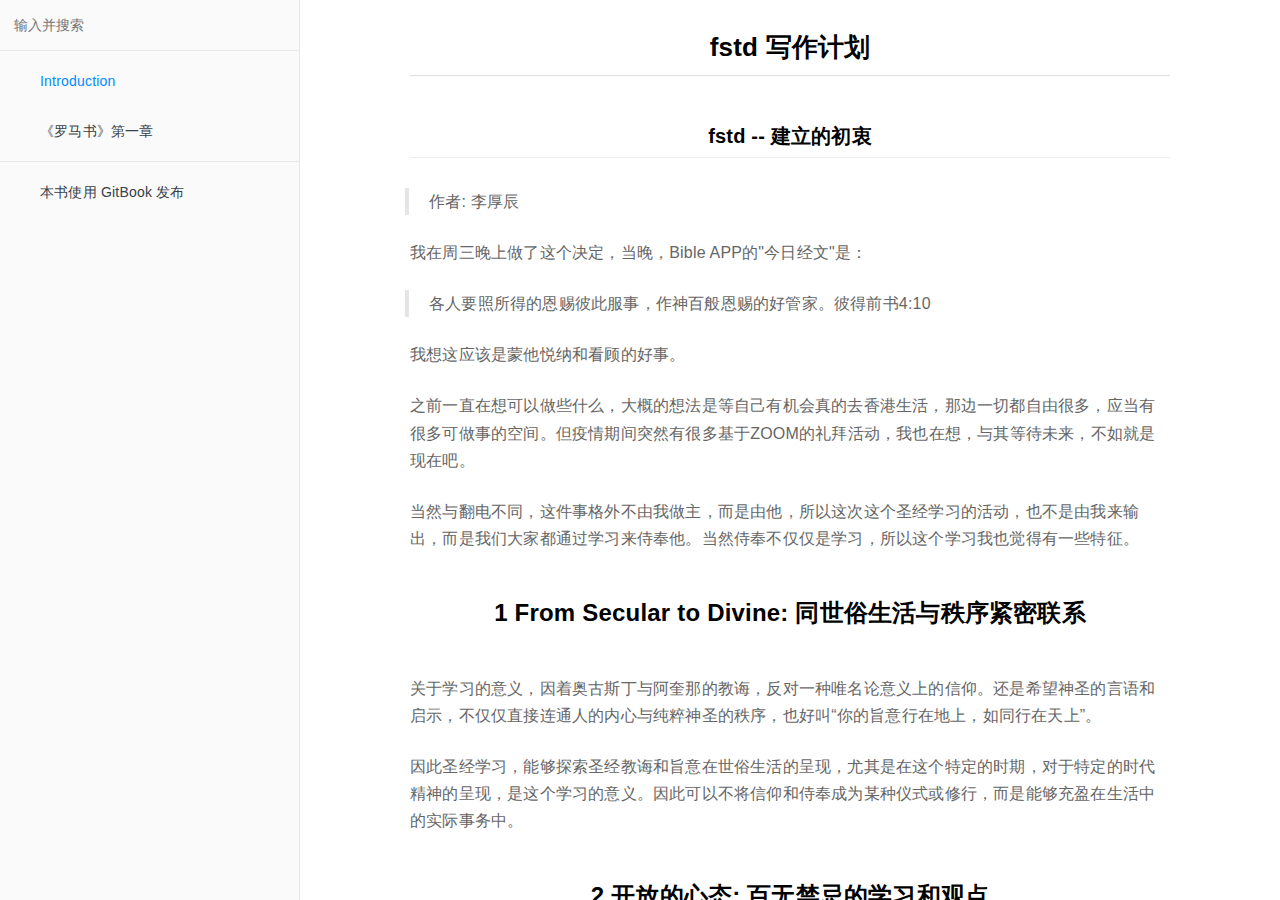
<file: index.html>
<!DOCTYPE HTML>
<html lang="zh-hans" >
    <head>
        <meta charset="UTF-8">
        <meta content="text/html; charset=utf-8" http-equiv="Content-Type">
        <title>Introduction · 前台用户手册</title>
        <meta http-equiv="X-UA-Compatible" content="IE=edge" />
        <meta name="description" content="">
        <meta name="generator" content="GitBook 3.2.3">
        <meta name="author" content="张启震">
        
        
    
    
    <link rel="stylesheet" href="gitbook/style.css">

    
            
                
                <link rel="stylesheet" href="gitbook/gitbook-plugin-back-to-top-button/plugin.css">
                
            
                
                <link rel="stylesheet" href="gitbook/gitbook-plugin-image-captions/image-captions.css">
                
            
                
                <link rel="stylesheet" href="gitbook/gitbook-plugin-search-plus/search.css">
                
            
                
                <link rel="stylesheet" href="gitbook/gitbook-plugin-prism/prism.css">
                
            
                
                <link rel="stylesheet" href="gitbook/gitbook-plugin-katex/katex.min.css">
                
            
                
                <link rel="stylesheet" href="gitbook/gitbook-plugin-mermaid-gb3/mermaid/mermaid.css">
                
            
                
                <link rel="stylesheet" href="gitbook/gitbook-plugin-tbfed-pagefooter/footer.css">
                
            
                
                <link rel="stylesheet" href="gitbook/gitbook-plugin-expandable-chapters-small/expandable-chapters-small.css">
                
            
                
                <link rel="stylesheet" href="https://maxcdn.bootstrapcdn.com/bootstrap/3.3.7/css/bootstrap.min.css">
                
            
                
                <link rel="stylesheet" href="gitbook/gitbook-plugin-sectionx/sectionx.css">
                
            
                
                <link rel="stylesheet" href="gitbook/gitbook-plugin-alerts/style.css">
                
            
                
                <link rel="stylesheet" href="gitbook/gitbook-plugin-tags/plugin.css">
                
            
                
                <link rel="stylesheet" href="gitbook/gitbook-plugin-fontsettings/website.css">
                
            
                
                <link rel="stylesheet" href="gitbook/gitbook-plugin-theme-comscore/test.css">
                
            
        

    

    
        
        <link rel="stylesheet" href="css/html.css">
        
    


    

        
    
    
    
    
    
    <meta name="HandheldFriendly" content="true"/>
    <meta name="viewport" content="width=device-width, initial-scale=1, user-scalable=no">
    <meta name="apple-mobile-web-app-capable" content="yes">
    <meta name="apple-mobile-web-app-status-bar-style" content="black">
    <link rel="apple-touch-icon-precomposed" sizes="152x152" href="gitbook/images/apple-touch-icon-precomposed-152.png">
    <link rel="shortcut icon" href="gitbook/images/favicon.ico" type="image/x-icon">

    
    

    
    
    
    

    
    <link rel="stylesheet" href="gitbook/gitbook-plugin-chart/c3/c3.min.css">
    <script src="gitbook/gitbook-plugin-chart/c3/d3.min.js"></script>
    <script src="gitbook/gitbook-plugin-chart/c3/c3.min.js"></script>
    

    <script src="gitbook/gitbook-plugin-graph/d3.min.js"></script>
    <script src="gitbook/gitbook-plugin-graph/function-plot.js"></script>    

    </head>
    <body>
        
<div class="book">
    <div class="book-summary">
        
            
<div id="book-search-input" role="search">
    <input type="text" placeholder="输入并搜索" />
</div>

            
                <nav role="navigation">
                


<ul class="summary">
    
    
    
    

    

    
        
        
    
        <li class="chapter active" data-level="1.1" data-path="./">
            
                <a href="./">
            
                    
                    Introduction
            
                </a>
            

            
        </li>
    
        <li class="chapter " data-level="1.2" >
            
                <span>
            
                    
                    《罗马书》第一章
            
                </span>
            

            
            <ul class="articles">
                
    
        <li class="chapter " data-level="1.2.1" data-path="content/chapter01/01.html">
            
                <a href="content/chapter01/01.html">
            
                    
                    同性恋问题
            
                </a>
            

            
        </li>
    

            </ul>
            
        </li>
    

    

    <li class="divider"></li>

    <li>
        <a href="https://www.gitbook.com" target="blank" class="gitbook-link">
            本书使用 GitBook 发布
        </a>
    </li>
</ul>


                </nav>
            
        
    </div>

    <div class="book-body">
        
            <div class="body-inner">
                
                    

<div class="book-header" role="navigation">
    

    <!-- Title -->
    <h1>
        <i class="fa fa-circle-o-notch fa-spin"></i>
        <a href="." >Introduction</a>
    </h1>
</div>




                    <div class="page-wrapper" tabindex="-1" role="main">
                        <div class="page-inner">
                            
<div class="search-plus" id="book-search-results">
    <div class="search-noresults">
    
                                <section class="normal markdown-section">
                                
                                <h1 id="fstd-&#x5199;&#x4F5C;&#x8BA1;&#x5212;">fstd &#x5199;&#x4F5C;&#x8BA1;&#x5212;</h1>
<h2 id="fstd----&#x5EFA;&#x7ACB;&#x7684;&#x521D;&#x8877;">fstd -- &#x5EFA;&#x7ACB;&#x7684;&#x521D;&#x8877;</h2>
<blockquote>
<p>&#x4F5C;&#x8005;: &#x674E;&#x539A;&#x8FB0;</p>
</blockquote>
<p>&#x6211;&#x5728;&#x5468;&#x4E09;&#x665A;&#x4E0A;&#x505A;&#x4E86;&#x8FD9;&#x4E2A;&#x51B3;&#x5B9A;&#xFF0C;&#x5F53;&#x665A;&#xFF0C;Bible APP&#x7684;&quot;&#x4ECA;&#x65E5;&#x7ECF;&#x6587;&quot;&#x662F;&#xFF1A;</p>
<blockquote>
<p>&#x5404;&#x4EBA;&#x8981;&#x7167;&#x6240;&#x5F97;&#x7684;&#x6069;&#x8D50;&#x5F7C;&#x6B64;&#x670D;&#x4E8B;&#xFF0C;&#x4F5C;&#x795E;&#x767E;&#x822C;&#x6069;&#x8D50;&#x7684;&#x597D;&#x7BA1;&#x5BB6;&#x3002;&#x5F7C;&#x5F97;&#x524D;&#x4E66;4:10</p>
</blockquote>
<p>&#x6211;&#x60F3;&#x8FD9;&#x5E94;&#x8BE5;&#x662F;&#x8499;&#x4ED6;&#x60A6;&#x7EB3;&#x548C;&#x770B;&#x987E;&#x7684;&#x597D;&#x4E8B;&#x3002;</p>
<p>&#x4E4B;&#x524D;&#x4E00;&#x76F4;&#x5728;&#x60F3;&#x53EF;&#x4EE5;&#x505A;&#x4E9B;&#x4EC0;&#x4E48;&#xFF0C;&#x5927;&#x6982;&#x7684;&#x60F3;&#x6CD5;&#x662F;&#x7B49;&#x81EA;&#x5DF1;&#x6709;&#x673A;&#x4F1A;&#x771F;&#x7684;&#x53BB;&#x9999;&#x6E2F;&#x751F;&#x6D3B;&#xFF0C;&#x90A3;&#x8FB9;&#x4E00;&#x5207;&#x90FD;&#x81EA;&#x7531;&#x5F88;&#x591A;&#xFF0C;&#x5E94;&#x5F53;&#x6709;&#x5F88;&#x591A;&#x53EF;&#x505A;&#x4E8B;&#x7684;&#x7A7A;&#x95F4;&#x3002;&#x4F46;&#x75AB;&#x60C5;&#x671F;&#x95F4;&#x7A81;&#x7136;&#x6709;&#x5F88;&#x591A;&#x57FA;&#x4E8E;ZOOM&#x7684;&#x793C;&#x62DC;&#x6D3B;&#x52A8;&#xFF0C;&#x6211;&#x4E5F;&#x5728;&#x60F3;&#xFF0C;&#x4E0E;&#x5176;&#x7B49;&#x5F85;&#x672A;&#x6765;&#xFF0C;&#x4E0D;&#x5982;&#x5C31;&#x662F;&#x73B0;&#x5728;&#x5427;&#x3002;</p>
<p>&#x5F53;&#x7136;&#x4E0E;&#x7FFB;&#x7535;&#x4E0D;&#x540C;&#xFF0C;&#x8FD9;&#x4EF6;&#x4E8B;&#x683C;&#x5916;&#x4E0D;&#x7531;&#x6211;&#x505A;&#x4E3B;&#xFF0C;&#x800C;&#x662F;&#x7531;&#x4ED6;&#xFF0C;&#x6240;&#x4EE5;&#x8FD9;&#x6B21;&#x8FD9;&#x4E2A;&#x5723;&#x7ECF;&#x5B66;&#x4E60;&#x7684;&#x6D3B;&#x52A8;&#xFF0C;&#x4E5F;&#x4E0D;&#x662F;&#x7531;&#x6211;&#x6765;&#x8F93;&#x51FA;&#xFF0C;&#x800C;&#x662F;&#x6211;&#x4EEC;&#x5927;&#x5BB6;&#x90FD;&#x901A;&#x8FC7;&#x5B66;&#x4E60;&#x6765;&#x4F8D;&#x5949;&#x4ED6;&#x3002;&#x5F53;&#x7136;&#x4F8D;&#x5949;&#x4E0D;&#x4EC5;&#x4EC5;&#x662F;&#x5B66;&#x4E60;&#xFF0C;&#x6240;&#x4EE5;&#x8FD9;&#x4E2A;&#x5B66;&#x4E60;&#x6211;&#x4E5F;&#x89C9;&#x5F97;&#x6709;&#x4E00;&#x4E9B;&#x7279;&#x5F81;&#x3002;</p>
<h3 id="1-from-secular-to-divine-&#x540C;&#x4E16;&#x4FD7;&#x751F;&#x6D3B;&#x4E0E;&#x79E9;&#x5E8F;&#x7D27;&#x5BC6;&#x8054;&#x7CFB;">1 From Secular to Divine: &#x540C;&#x4E16;&#x4FD7;&#x751F;&#x6D3B;&#x4E0E;&#x79E9;&#x5E8F;&#x7D27;&#x5BC6;&#x8054;&#x7CFB;</h3>
<p>&#x5173;&#x4E8E;&#x5B66;&#x4E60;&#x7684;&#x610F;&#x4E49;&#xFF0C;&#x56E0;&#x7740;&#x5965;&#x53E4;&#x65AF;&#x4E01;&#x4E0E;&#x963F;&#x594E;&#x90A3;&#x7684;&#x6559;&#x8BF2;&#xFF0C;&#x53CD;&#x5BF9;&#x4E00;&#x79CD;&#x552F;&#x540D;&#x8BBA;&#x610F;&#x4E49;&#x4E0A;&#x7684;&#x4FE1;&#x4EF0;&#x3002;&#x8FD8;&#x662F;&#x5E0C;&#x671B;&#x795E;&#x5723;&#x7684;&#x8A00;&#x8BED;&#x548C;&#x542F;&#x793A;&#xFF0C;&#x4E0D;&#x4EC5;&#x4EC5;&#x76F4;&#x63A5;&#x8FDE;&#x901A;&#x4EBA;&#x7684;&#x5185;&#x5FC3;&#x4E0E;&#x7EAF;&#x7CB9;&#x795E;&#x5723;&#x7684;&#x79E9;&#x5E8F;&#xFF0C;&#x4E5F;&#x597D;&#x53EB;&#x201C;&#x4F60;&#x7684;&#x65E8;&#x610F;&#x884C;&#x5728;&#x5730;&#x4E0A;&#xFF0C;&#x5982;&#x540C;&#x884C;&#x5728;&#x5929;&#x4E0A;&#x201D;&#x3002;</p>
<p>&#x56E0;&#x6B64;&#x5723;&#x7ECF;&#x5B66;&#x4E60;&#xFF0C;&#x80FD;&#x591F;&#x63A2;&#x7D22;&#x5723;&#x7ECF;&#x6559;&#x8BF2;&#x548C;&#x65E8;&#x610F;&#x5728;&#x4E16;&#x4FD7;&#x751F;&#x6D3B;&#x7684;&#x5448;&#x73B0;&#xFF0C;&#x5C24;&#x5176;&#x662F;&#x5728;&#x8FD9;&#x4E2A;&#x7279;&#x5B9A;&#x7684;&#x65F6;&#x671F;&#xFF0C;&#x5BF9;&#x4E8E;&#x7279;&#x5B9A;&#x7684;&#x65F6;&#x4EE3;&#x7CBE;&#x795E;&#x7684;&#x5448;&#x73B0;&#xFF0C;&#x662F;&#x8FD9;&#x4E2A;&#x5B66;&#x4E60;&#x7684;&#x610F;&#x4E49;&#x3002;&#x56E0;&#x6B64;&#x53EF;&#x4EE5;&#x4E0D;&#x5C06;&#x4FE1;&#x4EF0;&#x548C;&#x4F8D;&#x5949;&#x6210;&#x4E3A;&#x67D0;&#x79CD;&#x4EEA;&#x5F0F;&#x6216;&#x4FEE;&#x884C;&#xFF0C;&#x800C;&#x662F;&#x80FD;&#x591F;&#x5145;&#x76C8;&#x5728;&#x751F;&#x6D3B;&#x4E2D;&#x7684;&#x5B9E;&#x9645;&#x4E8B;&#x52A1;&#x4E2D;&#x3002;</p>
<h3 id="2-&#x5F00;&#x653E;&#x7684;&#x5FC3;&#x6001;-&#x767E;&#x65E0;&#x7981;&#x5FCC;&#x7684;&#x5B66;&#x4E60;&#x548C;&#x89C2;&#x70B9;">2 &#x5F00;&#x653E;&#x7684;&#x5FC3;&#x6001;: &#x767E;&#x65E0;&#x7981;&#x5FCC;&#x7684;&#x5B66;&#x4E60;&#x548C;&#x89C2;&#x70B9;</h3>
<p>&#x5BF9;&#x4E8E;&#x795E;&#x5723;&#x6587;&#x672C;&#x7684;&#x5B66;&#x4E60;&#xFF0C;&#x5E0C;&#x671B;&#x53EF;&#x4EE5;&#x5728;&#x4E00;&#x4E2A;&#x5F00;&#x653E;&#x7684;&#x6C1B;&#x56F4;&#x4E2D;&#x5F00;&#x5C55;&#xFF0C;&#x5BF9;&#x4E8E;&#x5B9E;&#x9645;&#x7684;&#x5723;&#x7ECF;&#x6587;&#x672C;&#xFF0C;&#x9002;&#x5F53;&#x7684;&#x9610;&#x91CA;&#x3001;&#x7591;&#x8651;&#x751A;&#x81F3;&#x8D28;&#x7591;&#xFF0C;&#x90FD;&#x662F;&#x53EF;&#x4EE5;&#x7684;&#x3002;&#x5BF9;&#x4E8E;&#x4ED6;&#x4EBA;&#x7684;&#x89C2;&#x70B9;&#xFF0C;&#x53EA;&#x8981;&#x662F;&#x5C0A;&#x91CD;&#x7684;&#x610F;&#x89C1;&#x90FD;&#x53EF;&#x4EE5;&#x8868;&#x8FBE;&#xFF0C;&#x5728;&#x8BA8;&#x8BBA;&#x4E2D;&#x767E;&#x65E0;&#x7981;&#x5FCC;&#x3002;</p>
<p>&#x56E0;&#x4E3A;&#x6015;&#x7981;&#x5FCC;&#x4E0E;&#x6559;&#x6761;&#x6700;&#x7EC8;&#x6210;&#x4E3A;&#x5BF9;&#x5723;&#x7ECF;&#x7406;&#x89E3;&#x7684;&#x80A4;&#x6D45;&#xFF0C;&#x5BFC;&#x81F4;&#x65E0;&#x6CD5;&#x884C;&#x52A8;&#x3002;&#x56E0;&#x4E3A;&#x7ECF;&#x4E0A;&#x8BF4;&#xFF1A;<code>&#x8EAB;&#x4F53;&#x6CA1;&#x6709;&#x7075;&#x9B42;&#x662F;&#x6B7B;&#x7684;&#xFF0C;&#x4FE1;&#x5FC3;&#x6CA1;&#x6709;&#x884C;&#x4E3A;&#x4E5F;&#x662F;&#x6B7B;&#x7684;&#x3002;</code> -- &#x96C5;&#x5404;&#x4E66;2:26</p>
<h3 id="3-&#x4EE5;&#x4F9D;&#x636E;&#x601D;&#x8003;-&#x89C2;&#x70B9;&#x5728;&#x5723;&#x7ECF;&#x4E0E;&#x5723;&#x5F92;&#x8A00;&#x8BBA;&#x7684;&#x57FA;&#x7840;&#x4E0A;">3 &#x4EE5;&#x4F9D;&#x636E;&#x601D;&#x8003;: &#x89C2;&#x70B9;&#x5728;&#x5723;&#x7ECF;&#x4E0E;&#x5723;&#x5F92;&#x8A00;&#x8BBA;&#x7684;&#x57FA;&#x7840;&#x4E0A;</h3>
<p>&#x5F00;&#x653E;&#x5FC3;&#x6001;&#x7684;&#x53E6;&#x4E00;&#x9762;&#xFF0C;&#x5F53;&#x7136;&#x662F;&#x4E25;&#x8C28;&#x7684;&#x6001;&#x5EA6;&#xFF0C;&#x56E0;&#x6B64;&#x5728;&#x6211;&#x4EEC;&#x4E00;&#x8D77;&#x5B66;&#x4E60;&#x7684;&#x8FC7;&#x7A0B;&#x4E2D;&#xFF0C;&#x5982;&#x679C;&#x6709;&#x89C2;&#x70B9;&#x548C;&#x770B;&#x6CD5;&#xFF0C;&#x8FD9;&#x4E2A;&#x89C2;&#x70B9;&#x548C;&#x770B;&#x6CD5;&#xFF0C;&#x90FD;&#x5E94;&#x8BE5;&#x662F;&#x6709;&#x5723;&#x7ECF;&#x6216;&#x5723;&#x4EBA;&#x7684;&#x8A00;&#x8BED;&#x4F5C;&#x4E3A;&#x57FA;&#x7840;&#x7684;&#xFF0C;&#x518D;&#x52A0;&#x4E0A;&#x6211;&#x4EEC;&#x7684;&#x7406;&#x6027;&#x548C;&#x7406;&#x89E3;&#x3002;&#x800C;&#x4E0D;&#x4EC5;&#x4EC5;&#x51FA;&#x4E8E;&#x6211;&#x4EEC;&#x7684;&#x7406;&#x6027;&#x3002;&#x56E0;&#x6B64;&#x5728;&#x8FD9;&#x8FC7;&#x7A0B;&#x4E2D;&#xFF0C;&#x67E5;&#x627E;&#x5404;&#x4E2A;&#x4E66;&#x7C4D;&#xFF0C;&#x9605;&#x8BFB;&#x4E66;&#x7C4D;&#x662F;&#x91CD;&#x8981;&#x7684;&#x3002;</p>
<p>&#x56E0;&#x6B64;&#x80FD;&#x591F;&#x5E7F;&#x6CDB;&#x7684;&#x67E5;&#x627E;&#x5723;&#x7ECF;&#x4EE5;&#x53CA;&#x66F4;&#x591A;&#x7684;&#x6587;&#x672C;&#xFF0C;&#x662F;&#x6211;&#x4EEC;&#x5171;&#x540C;&#x5B66;&#x4E60;&#x7684;&#x6001;&#x5EA6;&#x3002;&#x8FD9;&#x4E5F;&#x662F;&#x4E00;&#x79CD;&#x987A;&#x670D;&#x7684;&#x4F53;&#x73B0;&#x3002;&#x56E0;&#x4E3A;: <code>&#x4F60;&#x4EEC;&#x8981;&#x4F9D;&#x4ECE;&#x90A3;&#x4E9B;&#x5F15;&#x5BFC;&#x4F60;&#x4EEC;&#x7684;&#xFF0C;&#x4E14;&#x8981;&#x987A;&#x670D;&#xFF1B;&#x56E0;&#x4ED6;&#x4EEC;&#x4E3A;&#x4F60;&#x4EEC;&#x7684;&#x7075;&#x9B42;&#x65F6;&#x523B;&#x5106;&#x9192;&#xFF0C;&#x597D;&#x50CF;&#x90A3;&#x5C06;&#x6765;&#x4EA4;&#x8D26;&#x7684;&#x4EBA;&#x3002;&#x4F60;&#x4EEC;&#x8981;&#x4F7F;&#x4ED6;&#x4EEC;&#x4EA4;&#x7684;&#x65F6;&#x5019;&#x6709;&#x5FEB;&#x4E50;&#xFF0C;&#x4E0D;&#x81F3;&#x5FE7;&#x6101;&#xFF1B;&#x82E5;&#x5FE7;&#x6101;&#x5C31;&#x4E0E;&#x4F60;&#x4EEC;&#x65E0;&#x76CA;&#x4E86;&#x3002;</code> -- &#x5E0C;&#x4F2F;&#x6765;&#x4E66;13:17</p>
<h2 id="fstd-&#x957F;&#x671F;&#x5199;&#x4F5C;&#x8BA1;&#x5212;">fstd &#x957F;&#x671F;&#x5199;&#x4F5C;&#x8BA1;&#x5212;</h2>
<blockquote>
<p>&#x4F5C;&#x8005;: &#x5F20;&#x542F;&#x9707;</p>
</blockquote>
<p>&#x524D;&#x4E24;&#x5929;&#x6709;&#x4EBA;&#x95EE;&#x6211;&#x5173;&#x4E8E;&#x5B66;&#x4E60;&#x5199;&#x4F5C;&#x7684;&#x4E8B;&#x60C5;, &#x5F53;&#x65F6;&#x6211;&#x4E5F;&#x6CA1;&#x4F5C;&#x51FA;&#x6BD4;&#x8F83;&#x597D;&#x7684;&#x56DE;&#x7B54;. &#x540E;&#x6765;&#x6211;&#x4ED4;&#x7EC6;&#x4ECE;&#x6211;&#x7684;&#x7ECF;&#x9A8C;&#x60F3;&#x4E86;&#x60F3;, &#x5BF9;&#x4E8E;&#x5B66;&#x4E60;&#x5199;&#x4F5C;&#x5E2E;&#x52A9;&#x6BD4;&#x8F83;&#x5927;&#x7684;, &#x53EF;&#x80FD;&#x662F;&#x6709;&#x4E00;&#x4E2A;&#x957F;&#x671F;&#x7684;&#x5199;&#x4F5C;&#x8BA1;&#x5212;,  &#x5E76;&#x6309;&#x7167;&#x8FD9;&#x6837;&#x4E00;&#x4E2A;&#x957F;&#x671F;&#x7684;&#x5199;&#x4F5C;&#x8BA1;&#x5212;&#x8FDB;&#x884C;&#x8F93;&#x51FA;. &#x6BD4;&#x5982;&#x6211;&#x5728;&#x67CF;&#x62C9;&#x56FE;&#x5B66;&#x4E60;&#x5C0F;&#x7EC4;&#x91CC;&#x5199;&#x5BFC;&#x8BFB;&#x6587;&#x7AE0;; &#x6216;&#x8005;&#x4EE5;&#x524D;&#x5199;&#x4E00;&#x4E9B;&#x7CFB;&#x5217;&#x6587;&#x7AE0;.</p>
<p>&#x665A;&#x5929;&#x6211;&#x5728;&#x51C6;&#x5907;&#x7ECF;&#x6587;&#x7684;&#x65F6;&#x5019;, &#x60F3;&#x8981;&#x67E5;&#x627E;&#x4EE5;&#x524D;&#x5C0F;&#x674E;&#x8001;&#x5E08;&#x8BB2;&#x8FC7;&#x7684;&#x4E00;&#x4E9B;&#x5185;&#x5BB9;, &#x4F46;&#x662F;&#x53D1;&#x73B0;&#x5982;&#x679C;&#x771F;&#x8981;&#x627E;&#x7684;&#x8BDD;, &#x53EA;&#x80FD;&#x4E00;&#x671F;&#x8282;&#x76EE;&#x4E00;&#x671F;&#x8282;&#x76EE;&#x62D6;&#x7740;&#x6EDA;&#x52A8;&#x6761;&#x53BB;&#x627E;. &#x60F3;&#x6765;&#x6548;&#x7387;&#x592A;&#x4F4E;&#x4E86;, &#x5C31;&#x653E;&#x5F03;&#x8FD9;&#x4E2A;&#x60F3;&#x6CD5;&#x4E86;. &#x7136;&#x540E;&#x5C31;&#x60F3;&#x5230;: &#x5982;&#x8981;&#x6211;&#x4EEC;&#x8BFB;&#x7ECF;&#x5C0F;&#x7EC4;&#x7684;&#x8BA8;&#x8BBA;&#x5185;&#x5BB9;&#x53EA;&#x505C;&#x7559;&#x5728;&#x5F55;&#x97F3;&#x4E0A;, &#x6709;&#x70B9;&#x592A;&#x53EF;&#x60DC;&#x4E86;, &#x56E0;&#x4E3A;&#x4EE5;&#x540E;&#x60F3;&#x8981;&#x56DE;&#x6EAF;&#x91CC;&#x8FB9;&#x7684;&#x8BA8;&#x8BBA;&#x5185;&#x5BB9;, &#x67E5;&#x627E;&#x8D77;&#x6765;&#x592A;&#x5403;&#x529B;.</p>
<p>&#x6240;&#x4EE5;&#x6211;&#x5C31;&#x60F3;, &#x662F;&#x4E0D;&#x662F;&#x53EF;&#x4EE5;&#x7EC4;&#x7EC7;&#x5927;&#x5BB6;&#x628A;&#x4EE5;&#x524D;&#x8BA8;&#x8BBA;&#x7684;&#x5185;&#x5BB9;&#x7ED9;&#x6574;&#x6210;&#x6587;&#x7AE0;, &#x8FD9;&#x6837;&#x4E00;&#x65B9;&#x9762;&#x53EF;&#x4EE5;&#x628A;&#x6211;&#x4EEC;&#x4EE5;&#x524D;&#x8BA8;&#x8BBA;&#x7684;&#x5185;&#x5BB9;&#x56FA;&#x5B9A;&#x4E0B;&#x6765;, &#x53D8;&#x6210;&#x53EF;&#x65B9;&#x4FBF;&#x67E5;&#x627E;&#x7684;&#x5185;&#x5BB9;, &#x53E6;&#x4E00;&#x65B9;&#x9762;, &#x5982;&#x679C;&#x5927;&#x5BB6;&#x60F3;&#x5199;&#x4F5C;&#x7684;&#x8BDD;, &#x4E5F;&#x53EF;&#x4EE5;&#x628A;&#x8FD9;&#x4E2A;&#x4E8B;&#x60C5;&#x5F53;&#x4F5C;&#x4E00;&#x4E2A;&#x957F;&#x671F;&#x7684;&#x5199;&#x4F5C;&#x8BA1;&#x5212;.</p>
<p>&#x5173;&#x4E8E;&#x8FD9;&#x4E2A;&#x4E8B;&#x60C5;, &#x6211;&#x7684;&#x60F3;&#x6CD5;&#x662F;&#x8FD9;&#x6837;&#x7684;: </p>
<ol>
<li>&#x6211;&#x4EEC;&#x628A;&#x4EE5;&#x524D;&#x6BCF;&#x4E00;&#x671F;&#x8BA8;&#x8BBA;&#x7684;&#x95EE;&#x9898;&#x5217;&#x51FA;&#x6765;</li>
<li>&#x5927;&#x5BB6;&#x8BA4;&#x9886;&#x95EE;&#x9898;, &#x5E76;&#x628A;&#x76F8;&#x5E94;&#x95EE;&#x9898;&#x7684;&#x5F55;&#x97F3;&#x5185;&#x5BB9;&#x6574;&#x7406;&#x6210;&#x77ED;&#x6587;</li>
<li>&#x7136;&#x540E;&#x628A;&#x5927;&#x5BB6;&#x6574;&#x7406;&#x7684;&#x77ED;&#x6587;&#x6536;&#x96C6;&#x8D77;&#x6765;, &#x627E;&#x4E2A;&#x5730;&#x65B9;&#x96C6;&#x4E2D;&#x53D1;&#x5E03; ( &#x6BD4;&#x5982;&#x6211;&#x4EEC;&#x5F04;&#x4E2A;&#x516C;&#x4F17;&#x53F7;, &#x6216;&#x7F51;&#x7AD9;&#x4EC0;&#x4E48;&#x7684; )</li>
</ol>
<footer class="page-footer"><span class="copyright">powered by Gitbook</span><span class="footer-modification">&#x8BE5;&#x6587;&#x4EF6;&#x4FEE;&#x8BA2;&#x7684;&#x65F6;&#x95F4;: 
2020-09-30 05:57:25
</span></footer>

                                
                                </section>
                            
    </div>
    <div class="search-results">
        <div class="has-results">
            
            <h1 class="search-results-title"><span class='search-results-count'></span> results matching "<span class='search-query'></span>"</h1>
            <ul class="search-results-list"></ul>
            
        </div>
        <div class="no-results">
            
            <h1 class="search-results-title">No results matching "<span class='search-query'></span>"</h1>
            
        </div>
    </div>
</div>

                        </div>
                    </div>
                
            </div>

            
                
                
            
        
    </div>

    <script>
        var gitbook = gitbook || [];
        gitbook.push(function() {
            gitbook.page.hasChanged({"page":{"title":"Introduction","level":"1.1","depth":1,"next":{"title":"《罗马书》第一章","level":"1.2","depth":1,"ref":"","articles":[{"title":"同性恋问题","level":"1.2.1","depth":2,"path":"content/chapter01/01.md","ref":"content/chapter01/01.md","articles":[]}]},"dir":"ltr"},"config":{"plugins":["theme-comscore","back-to-top-button","image-captions","-search","-lunr","search-plus","-highlight","prism","katex","mermaid-gb3","puml","graph","chart","tbfed-pagefooter","expandable-chapters-small","sectionx","favicon","todo","alerts","include-csv","tags","livereload"],"root":".","styles":{"website":"css/html.css"},"pluginsConfig":{"tbfed-pagefooter":{"modify_label":"该文件修订的时间: ","modify_format":"YYYY-MM-DD HH:mm:ss"},"prism":{},"include-csv":{},"puml":{},"livereload":{},"todo":{},"fovicon":{"shortcut":""},"graph":{},"katex":{},"fontsettings":{"theme":"white","family":"sans","size":2},"sectionx":{"tag":"b"},"mermaid-gb3":{},"favicon":{},"theme-comscore":{},"back-to-top-button":{},"alerts":{},"chat":{"type":"c3"},"tags":{"placement":"bottom"},"expandable-chapters-small":{},"sharing":{"facebook":true,"twitter":true,"google":false,"weibo":false,"instapaper":false,"vk":false,"all":["facebook","google","twitter","weibo","instapaper"]},"theme-default":{"styles":{"website":"styles/website.css","pdf":"styles/pdf.css","epub":"styles/epub.css","mobi":"styles/mobi.css","ebook":"styles/ebook.css","print":"styles/print.css"},"showLevel":false},"chart":{"type":"c3"},"search-plus":{},"image-captions":{"caption":"附图: _PAGE_LEVEL_._PAGE_IMAGE_NUMBER_ - _CAPTION_","variable_name":"_pictures"}},"theme":"default","author":"张启震","pdf":{"pageNumbers":true,"fontSize":12,"fontFamily":"Arial","paperSize":"a4","chapterMark":"pagebreak","pageBreaksBefore":"/","margin":{"right":62,"left":62,"top":56,"bottom":56}},"structure":{"langs":"LANGS.md","readme":"README.md","glossary":"GLOSSARY.md","summary":"SUMMARY.md"},"variables":{"_pictures":[]},"title":"前台用户手册","language":"zh-hans","links":{"sidebar":{},"gitbook":false},"gitbook":"3.2.3","description":"actionUltra 前台的使用手册"},"file":{"path":"README.md","mtime":"2020-09-29T21:57:25.892Z","type":"markdown"},"gitbook":{"version":"3.2.3","time":"2020-09-29T22:35:24.890Z"},"basePath":".","book":{"language":""}});
        });
    </script>
</div>

        
    
    <script src="gitbook/gitbook.js"></script>
    <script src="gitbook/theme.js"></script>
    
        
        <script src="gitbook/gitbook-plugin-back-to-top-button/plugin.js"></script>
        
    
        
        <script src="gitbook/gitbook-plugin-search-plus/jquery.mark.min.js"></script>
        
    
        
        <script src="gitbook/gitbook-plugin-search-plus/search.js"></script>
        
    
        
        <script src="gitbook/gitbook-plugin-mermaid-gb3/book/plugin.js"></script>
        
    
        
        <script src="gitbook/gitbook-plugin-expandable-chapters-small/expandable-chapters-small.js"></script>
        
    
        
        <script src="https://maxcdn.bootstrapcdn.com/bootstrap/3.3.7/js/bootstrap.min.js"></script>
        
    
        
        <script src="gitbook/gitbook-plugin-sectionx/sectionx.js"></script>
        
    
        
        <script src="gitbook/gitbook-plugin-alerts/plugin.js"></script>
        
    
        
        <script src="gitbook/gitbook-plugin-livereload/plugin.js"></script>
        
    
        
        <script src="gitbook/gitbook-plugin-sharing/buttons.js"></script>
        
    
        
        <script src="gitbook/gitbook-plugin-fontsettings/fontsettings.js"></script>
        
    
        
        <script src="gitbook/gitbook-plugin-theme-comscore/test.js"></script>
        
    

    <script src="gitbook/gitbook-plugin-mermaid-gb3/mermaid/mermaid.min.js"></script>

    </body>
</html>
</file>
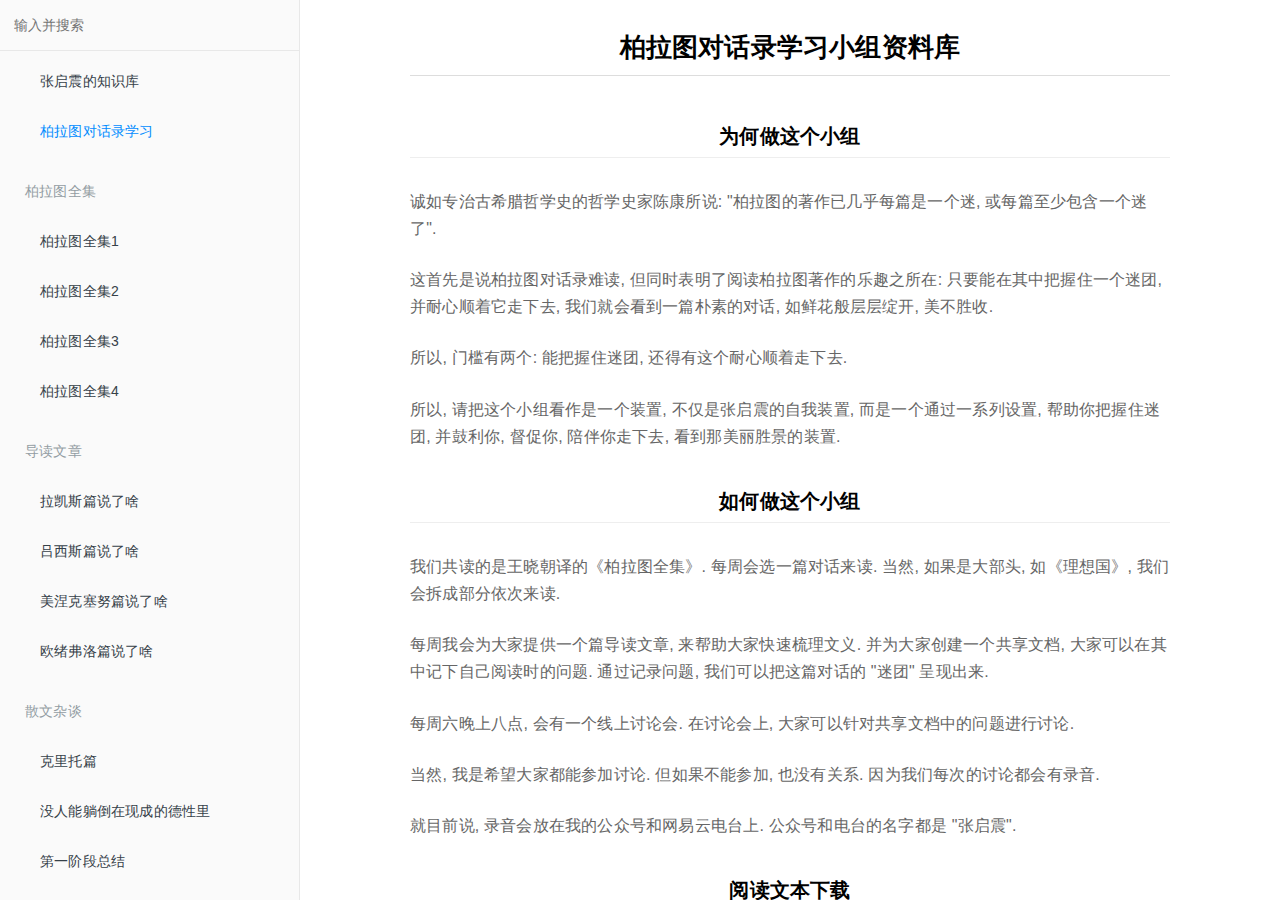
<file: html/index.html>
<!DOCTYPE HTML>
<html lang="zh-hans" >
    <head>
        <meta charset="UTF-8">
        <meta content="text/html; charset=utf-8" http-equiv="Content-Type">
        <title>柏拉图对话录学习 · 前台用户手册</title>
        <meta http-equiv="X-UA-Compatible" content="IE=edge" />
        <meta name="description" content="">
        <meta name="generator" content="GitBook 3.2.3">
        <meta name="author" content="张启震">
        
        
    
    
    <link rel="stylesheet" href="gitbook/style.css">

    
            
                
                <link rel="stylesheet" href="gitbook/gitbook-plugin-back-to-top-button/plugin.css">
                
            
                
                <link rel="stylesheet" href="gitbook/gitbook-plugin-image-captions/image-captions.css">
                
            
                
                <link rel="stylesheet" href="gitbook/gitbook-plugin-search-plus/search.css">
                
            
                
                <link rel="stylesheet" href="gitbook/gitbook-plugin-prism/prism.css">
                
            
                
                <link rel="stylesheet" href="gitbook/gitbook-plugin-katex/katex.min.css">
                
            
                
                <link rel="stylesheet" href="gitbook/gitbook-plugin-mermaid-gb3/mermaid/mermaid.css">
                
            
                
                <link rel="stylesheet" href="gitbook/gitbook-plugin-tbfed-pagefooter/footer.css">
                
            
                
                <link rel="stylesheet" href="gitbook/gitbook-plugin-expandable-chapters-small/expandable-chapters-small.css">
                
            
                
                <link rel="stylesheet" href="https://maxcdn.bootstrapcdn.com/bootstrap/3.3.7/css/bootstrap.min.css">
                
            
                
                <link rel="stylesheet" href="gitbook/gitbook-plugin-sectionx/sectionx.css">
                
            
                
                <link rel="stylesheet" href="gitbook/gitbook-plugin-alerts/style.css">
                
            
                
                <link rel="stylesheet" href="gitbook/gitbook-plugin-tags/plugin.css">
                
            
                
                <link rel="stylesheet" href="gitbook/gitbook-plugin-fontsettings/website.css">
                
            
                
                <link rel="stylesheet" href="gitbook/gitbook-plugin-theme-comscore/test.css">
                
            
        

    

    
        
        <link rel="stylesheet" href="css/html.css">
        
    


    

        
    
    
    
    
    
    <meta name="HandheldFriendly" content="true"/>
    <meta name="viewport" content="width=device-width, initial-scale=1, user-scalable=no">
    <meta name="apple-mobile-web-app-capable" content="yes">
    <meta name="apple-mobile-web-app-status-bar-style" content="black">
    <link rel="apple-touch-icon-precomposed" sizes="152x152" href="gitbook/images/apple-touch-icon-precomposed-152.png">
    <link rel="shortcut icon" href="gitbook/images/favicon.ico" type="image/x-icon">

    
    

    
    
    
    

    
    <link rel="stylesheet" href="gitbook/gitbook-plugin-chart/c3/c3.min.css">
    <script src="gitbook/gitbook-plugin-chart/c3/d3.min.js"></script>
    <script src="gitbook/gitbook-plugin-chart/c3/c3.min.js"></script>
    

    <script src="gitbook/gitbook-plugin-graph/d3.min.js"></script>
    <script src="gitbook/gitbook-plugin-graph/function-plot.js"></script>    

    </head>
    <body>
        
<div class="book">
    <div class="book-summary">
        
            
<div id="book-search-input" role="search">
    <input type="text" placeholder="输入并搜索" />
</div>

            
                <nav role="navigation">
                


<ul class="summary">
    
    
    
    

    

    
        
        
    
        <li class="chapter " data-level="1.1" >
            
                <a target="_blank" href="https://zhangqizhen.cn/">
            
                    
                    张启震的知识库
            
                </a>
            

            
        </li>
    
        <li class="chapter active" data-level="1.2" data-path="./">
            
                <a href="./">
            
                    
                    柏拉图对话录学习
            
                </a>
            

            
        </li>
    

    
        
        <li class="header">柏拉图全集</li>
        
        
    
        <li class="chapter " data-level="2.1" >
            
                <a target="_blank" href="https://zhangqizhen.cn/book/%E6%9F%8F%E6%8B%89%E5%9B%BE%E5%85%A8%E9%9B%861.pdf">
            
                    
                    柏拉图全集1
            
                </a>
            

            
        </li>
    
        <li class="chapter " data-level="2.2" >
            
                <a target="_blank" href="https://zhangqizhen.cn/book/%E6%9F%8F%E6%8B%89%E5%9B%BE%E5%85%A8%E9%9B%862.pdf">
            
                    
                    柏拉图全集2
            
                </a>
            

            
        </li>
    
        <li class="chapter " data-level="2.3" >
            
                <a target="_blank" href="https://zhangqizhen.cn/book/%E6%9F%8F%E6%8B%89%E5%9B%BE%E5%85%A8%E9%9B%863.pdf">
            
                    
                    柏拉图全集3
            
                </a>
            

            
        </li>
    
        <li class="chapter " data-level="2.4" >
            
                <a target="_blank" href="https://zhangqizhen.cn/book/%E6%9F%8F%E6%8B%89%E5%9B%BE%E5%85%A8%E9%9B%864.pdf">
            
                    
                    柏拉图全集4
            
                </a>
            

            
        </li>
    

    
        
        <li class="header">导读文章</li>
        
        
    
        <li class="chapter " data-level="3.1" data-path="content/拉凯斯篇说了啥.html">
            
                <a href="content/拉凯斯篇说了啥.html">
            
                    
                    拉凯斯篇说了啥
            
                </a>
            

            
        </li>
    
        <li class="chapter " data-level="3.2" data-path="content/吕西斯篇说了啥.html">
            
                <a href="content/吕西斯篇说了啥.html">
            
                    
                    吕西斯篇说了啥
            
                </a>
            

            
        </li>
    
        <li class="chapter " data-level="3.3" data-path="content/美涅克塞努篇讲了啥.html">
            
                <a href="content/美涅克塞努篇讲了啥.html">
            
                    
                    美涅克塞努篇说了啥
            
                </a>
            

            
        </li>
    
        <li class="chapter " data-level="3.4" data-path="content/欧绪弗洛篇说了啥.html">
            
                <a href="content/欧绪弗洛篇说了啥.html">
            
                    
                    欧绪弗洛篇说了啥
            
                </a>
            

            
        </li>
    

    
        
        <li class="header">散文杂谈</li>
        
        
    
        <li class="chapter " data-level="4.1" data-path="content/克里托篇.html">
            
                <a href="content/克里托篇.html">
            
                    
                    克里托篇
            
                </a>
            

            
        </li>
    
        <li class="chapter " data-level="4.2" data-path="content/没有人能躺倒在现成的德性里.html">
            
                <a href="content/没有人能躺倒在现成的德性里.html">
            
                    
                    没人能躺倒在现成的德性里
            
                </a>
            

            
        </li>
    
        <li class="chapter " data-level="4.3" data-path="content/第一阶段总结.html">
            
                <a href="content/第一阶段总结.html">
            
                    
                    第一阶段总结
            
                </a>
            

            
        </li>
    

    
        
        <li class="header">其他资料</li>
        
        
    
        <li class="chapter " data-level="5.1" data-path="content/波斯人的政治选择.html">
            
                <a href="content/波斯人的政治选择.html">
            
                    
                    波斯人的政治选择
            
                </a>
            

            
        </li>
    
        <li class="chapter " data-level="5.2" data-path="content/伯利克利阵亡将士演讲.html">
            
                <a href="content/伯利克利阵亡将士演讲.html">
            
                    
                    伯里克利阵亡将士演讲
            
                </a>
            

            
        </li>
    
        <li class="chapter " data-level="5.3" data-path="content/罗素西方哲学史第二章.html">
            
                <a href="content/罗素西方哲学史第二章.html">
            
                    
                    罗素西方哲学第二章
            
                </a>
            

            
        </li>
    
        <li class="chapter " data-level="5.4" data-path="content/在雅典人面前赞美雅典人两则.html">
            
                <a href="content/在雅典人面前赞美雅典人两则.html">
            
                    
                    在雅典人面前赞美雅典人两则
            
                </a>
            

            
        </li>
    

    

    <li class="divider"></li>

    <li>
        <a href="https://www.gitbook.com" target="blank" class="gitbook-link">
            本书使用 GitBook 发布
        </a>
    </li>
</ul>


                </nav>
            
        
    </div>

    <div class="book-body">
        
            <div class="body-inner">
                
                    

<div class="book-header" role="navigation">
    

    <!-- Title -->
    <h1>
        <i class="fa fa-circle-o-notch fa-spin"></i>
        <a href="." >柏拉图对话录学习</a>
    </h1>
</div>




                    <div class="page-wrapper" tabindex="-1" role="main">
                        <div class="page-inner">
                            
<div class="search-plus" id="book-search-results">
    <div class="search-noresults">
    
                                <section class="normal markdown-section">
                                
                                <h1 id="&#x67CF;&#x62C9;&#x56FE;&#x5BF9;&#x8BDD;&#x5F55;&#x5B66;&#x4E60;&#x5C0F;&#x7EC4;&#x8D44;&#x6599;&#x5E93;">&#x67CF;&#x62C9;&#x56FE;&#x5BF9;&#x8BDD;&#x5F55;&#x5B66;&#x4E60;&#x5C0F;&#x7EC4;&#x8D44;&#x6599;&#x5E93;</h1>
<h2 id="&#x4E3A;&#x4F55;&#x505A;&#x8FD9;&#x4E2A;&#x5C0F;&#x7EC4;">&#x4E3A;&#x4F55;&#x505A;&#x8FD9;&#x4E2A;&#x5C0F;&#x7EC4;</h2>
<p>&#x8BDA;&#x5982;&#x4E13;&#x6CBB;&#x53E4;&#x5E0C;&#x814A;&#x54F2;&#x5B66;&#x53F2;&#x7684;&#x54F2;&#x5B66;&#x53F2;&#x5BB6;&#x9648;&#x5EB7;&#x6240;&#x8BF4;: &quot;&#x67CF;&#x62C9;&#x56FE;&#x7684;&#x8457;&#x4F5C;&#x5DF2;&#x51E0;&#x4E4E;&#x6BCF;&#x7BC7;&#x662F;&#x4E00;&#x4E2A;&#x8FF7;, &#x6216;&#x6BCF;&#x7BC7;&#x81F3;&#x5C11;&#x5305;&#x542B;&#x4E00;&#x4E2A;&#x8FF7;&#x4E86;&quot;.</p>
<p>&#x8FD9;&#x9996;&#x5148;&#x662F;&#x8BF4;&#x67CF;&#x62C9;&#x56FE;&#x5BF9;&#x8BDD;&#x5F55;&#x96BE;&#x8BFB;, &#x4F46;&#x540C;&#x65F6;&#x8868;&#x660E;&#x4E86;&#x9605;&#x8BFB;&#x67CF;&#x62C9;&#x56FE;&#x8457;&#x4F5C;&#x7684;&#x4E50;&#x8DA3;&#x4E4B;&#x6240;&#x5728;: &#x53EA;&#x8981;&#x80FD;&#x5728;&#x5176;&#x4E2D;&#x628A;&#x63E1;&#x4F4F;&#x4E00;&#x4E2A;&#x8FF7;&#x56E2;, &#x5E76;&#x8010;&#x5FC3;&#x987A;&#x7740;&#x5B83;&#x8D70;&#x4E0B;&#x53BB;, &#x6211;&#x4EEC;&#x5C31;&#x4F1A;&#x770B;&#x5230;&#x4E00;&#x7BC7;&#x6734;&#x7D20;&#x7684;&#x5BF9;&#x8BDD;, &#x5982;&#x9C9C;&#x82B1;&#x822C;&#x5C42;&#x5C42;&#x7EFD;&#x5F00;, &#x7F8E;&#x4E0D;&#x80DC;&#x6536;.</p>
<p>&#x6240;&#x4EE5;, &#x95E8;&#x69DB;&#x6709;&#x4E24;&#x4E2A;: &#x80FD;&#x628A;&#x63E1;&#x4F4F;&#x8FF7;&#x56E2;, &#x8FD8;&#x5F97;&#x6709;&#x8FD9;&#x4E2A;&#x8010;&#x5FC3;&#x987A;&#x7740;&#x8D70;&#x4E0B;&#x53BB;.</p>
<p>&#x6240;&#x4EE5;, &#x8BF7;&#x628A;&#x8FD9;&#x4E2A;&#x5C0F;&#x7EC4;&#x770B;&#x4F5C;&#x662F;&#x4E00;&#x4E2A;&#x88C5;&#x7F6E;, &#x4E0D;&#x4EC5;&#x662F;&#x5F20;&#x542F;&#x9707;&#x7684;&#x81EA;&#x6211;&#x88C5;&#x7F6E;, &#x800C;&#x662F;&#x4E00;&#x4E2A;&#x901A;&#x8FC7;&#x4E00;&#x7CFB;&#x5217;&#x8BBE;&#x7F6E;, &#x5E2E;&#x52A9;&#x4F60;&#x628A;&#x63E1;&#x4F4F;&#x8FF7;&#x56E2;, &#x5E76;&#x9F13;&#x5229;&#x4F60;, &#x7763;&#x4FC3;&#x4F60;, &#x966A;&#x4F34;&#x4F60;&#x8D70;&#x4E0B;&#x53BB;, &#x770B;&#x5230;&#x90A3;&#x7F8E;&#x4E3D;&#x80DC;&#x666F;&#x7684;&#x88C5;&#x7F6E;.</p>
<h2 id="&#x5982;&#x4F55;&#x505A;&#x8FD9;&#x4E2A;&#x5C0F;&#x7EC4;">&#x5982;&#x4F55;&#x505A;&#x8FD9;&#x4E2A;&#x5C0F;&#x7EC4;</h2>
<p>&#x6211;&#x4EEC;&#x5171;&#x8BFB;&#x7684;&#x662F;&#x738B;&#x6653;&#x671D;&#x8BD1;&#x7684;&#x300A;&#x67CF;&#x62C9;&#x56FE;&#x5168;&#x96C6;&#x300B;. &#x6BCF;&#x5468;&#x4F1A;&#x9009;&#x4E00;&#x7BC7;&#x5BF9;&#x8BDD;&#x6765;&#x8BFB;. &#x5F53;&#x7136;, &#x5982;&#x679C;&#x662F;&#x5927;&#x90E8;&#x5934;, &#x5982;&#x300A;&#x7406;&#x60F3;&#x56FD;&#x300B;, &#x6211;&#x4EEC;&#x4F1A;&#x62C6;&#x6210;&#x90E8;&#x5206;&#x4F9D;&#x6B21;&#x6765;&#x8BFB;.</p>
<p>&#x6BCF;&#x5468;&#x6211;&#x4F1A;&#x4E3A;&#x5927;&#x5BB6;&#x63D0;&#x4F9B;&#x4E00;&#x4E2A;&#x7BC7;&#x5BFC;&#x8BFB;&#x6587;&#x7AE0;, &#x6765;&#x5E2E;&#x52A9;&#x5927;&#x5BB6;&#x5FEB;&#x901F;&#x68B3;&#x7406;&#x6587;&#x4E49;. &#x5E76;&#x4E3A;&#x5927;&#x5BB6;&#x521B;&#x5EFA;&#x4E00;&#x4E2A;&#x5171;&#x4EAB;&#x6587;&#x6863;, &#x5927;&#x5BB6;&#x53EF;&#x4EE5;&#x5728;&#x5176;&#x4E2D;&#x8BB0;&#x4E0B;&#x81EA;&#x5DF1;&#x9605;&#x8BFB;&#x65F6;&#x7684;&#x95EE;&#x9898;. &#x901A;&#x8FC7;&#x8BB0;&#x5F55;&#x95EE;&#x9898;, &#x6211;&#x4EEC;&#x53EF;&#x4EE5;&#x628A;&#x8FD9;&#x7BC7;&#x5BF9;&#x8BDD;&#x7684; &quot;&#x8FF7;&#x56E2;&quot; &#x5448;&#x73B0;&#x51FA;&#x6765;.</p>
<p>&#x6BCF;&#x5468;&#x516D;&#x665A;&#x4E0A;&#x516B;&#x70B9;, &#x4F1A;&#x6709;&#x4E00;&#x4E2A;&#x7EBF;&#x4E0A;&#x8BA8;&#x8BBA;&#x4F1A;. &#x5728;&#x8BA8;&#x8BBA;&#x4F1A;&#x4E0A;, &#x5927;&#x5BB6;&#x53EF;&#x4EE5;&#x9488;&#x5BF9;&#x5171;&#x4EAB;&#x6587;&#x6863;&#x4E2D;&#x7684;&#x95EE;&#x9898;&#x8FDB;&#x884C;&#x8BA8;&#x8BBA;. </p>
<p>&#x5F53;&#x7136;, &#x6211;&#x662F;&#x5E0C;&#x671B;&#x5927;&#x5BB6;&#x90FD;&#x80FD;&#x53C2;&#x52A0;&#x8BA8;&#x8BBA;. &#x4F46;&#x5982;&#x679C;&#x4E0D;&#x80FD;&#x53C2;&#x52A0;, &#x4E5F;&#x6CA1;&#x6709;&#x5173;&#x7CFB;. &#x56E0;&#x4E3A;&#x6211;&#x4EEC;&#x6BCF;&#x6B21;&#x7684;&#x8BA8;&#x8BBA;&#x90FD;&#x4F1A;&#x6709;&#x5F55;&#x97F3;. </p>
<p>&#x5C31;&#x76EE;&#x524D;&#x8BF4;, &#x5F55;&#x97F3;&#x4F1A;&#x653E;&#x5728;&#x6211;&#x7684;&#x516C;&#x4F17;&#x53F7;&#x548C;&#x7F51;&#x6613;&#x4E91;&#x7535;&#x53F0;&#x4E0A;. &#x516C;&#x4F17;&#x53F7;&#x548C;&#x7535;&#x53F0;&#x7684;&#x540D;&#x5B57;&#x90FD;&#x662F; &quot;&#x5F20;&#x542F;&#x9707;&quot;.</p>
<h2 id="&#x9605;&#x8BFB;&#x6587;&#x672C;&#x4E0B;&#x8F7D;">&#x9605;&#x8BFB;&#x6587;&#x672C;&#x4E0B;&#x8F7D;</h2>
<ul>
<li><a href="https://zhangqizhen.cn/book/%E6%9F%8F%E6%8B%89%E5%9B%BE%E5%85%A8%E9%9B%861.pdf" target="_blank">&#x67CF;&#x62C9;&#x56FE;&#x5168;&#x96C6;1</a></li>
<li><a href="https://zhangqizhen.cn/book/%E6%9F%8F%E6%8B%89%E5%9B%BE%E5%85%A8%E9%9B%862.pdf" target="_blank">&#x67CF;&#x62C9;&#x56FE;&#x5168;&#x96C6;2</a></li>
<li><a href="https://zhangqizhen.cn/book/%E6%9F%8F%E6%8B%89%E5%9B%BE%E5%85%A8%E9%9B%863.pdf" target="_blank">&#x67CF;&#x62C9;&#x56FE;&#x5168;&#x96C6;3</a></li>
<li><a href="https://zhangqizhen.cn/book/%E6%9F%8F%E6%8B%89%E5%9B%BE%E5%85%A8%E9%9B%864.pdf" target="_blank">&#x67CF;&#x62C9;&#x56FE;&#x5168;&#x96C6;4</a></li>
</ul>
<footer class="page-footer"><span class="copyright">powered by Gitbook</span><span class="footer-modification">&#x8BE5;&#x6587;&#x4EF6;&#x4FEE;&#x8BA2;&#x7684;&#x65F6;&#x95F4;: 
2020-07-30 07:10:27
</span></footer>

                                
                                </section>
                            
    </div>
    <div class="search-results">
        <div class="has-results">
            
            <h1 class="search-results-title"><span class='search-results-count'></span> results matching "<span class='search-query'></span>"</h1>
            <ul class="search-results-list"></ul>
            
        </div>
        <div class="no-results">
            
            <h1 class="search-results-title">No results matching "<span class='search-query'></span>"</h1>
            
        </div>
    </div>
</div>

                        </div>
                    </div>
                
            </div>

            
                
                
            
        
    </div>

    <script>
        var gitbook = gitbook || [];
        gitbook.push(function() {
            gitbook.page.hasChanged({"page":{"title":"柏拉图对话录学习","level":"1.2","depth":1,"next":{"title":"柏拉图全集1","level":"2.1","depth":1,"url":"https://zhangqizhen.cn/book/%E6%9F%8F%E6%8B%89%E5%9B%BE%E5%85%A8%E9%9B%861.pdf","ref":"https://zhangqizhen.cn/book/%E6%9F%8F%E6%8B%89%E5%9B%BE%E5%85%A8%E9%9B%861.pdf","articles":[]},"previous":{"title":"张启震的知识库","level":"1.1","depth":1,"url":"https://zhangqizhen.cn/","ref":"https://zhangqizhen.cn/","articles":[]},"dir":"ltr"},"config":{"plugins":["theme-comscore","back-to-top-button","image-captions","-search","-lunr","search-plus","-highlight","prism","katex","mermaid-gb3","puml","graph","chart","tbfed-pagefooter","expandable-chapters-small","sectionx","favicon","todo","alerts","include-csv","tags","livereload"],"root":".","styles":{"website":"css/html.css"},"pluginsConfig":{"tbfed-pagefooter":{"modify_label":"该文件修订的时间: ","modify_format":"YYYY-MM-DD HH:mm:ss"},"prism":{},"include-csv":{},"puml":{},"livereload":{},"todo":{},"fovicon":{"shortcut":""},"graph":{},"katex":{},"fontsettings":{"theme":"white","family":"sans","size":2},"sectionx":{"tag":"b"},"mermaid-gb3":{},"favicon":{},"theme-comscore":{},"back-to-top-button":{},"alerts":{},"chat":{"type":"c3"},"tags":{"placement":"bottom"},"expandable-chapters-small":{},"sharing":{"facebook":true,"twitter":true,"google":false,"weibo":false,"instapaper":false,"vk":false,"all":["facebook","google","twitter","weibo","instapaper"]},"theme-default":{"styles":{"website":"styles/website.css","pdf":"styles/pdf.css","epub":"styles/epub.css","mobi":"styles/mobi.css","ebook":"styles/ebook.css","print":"styles/print.css"},"showLevel":false},"chart":{"type":"c3"},"search-plus":{},"image-captions":{"caption":"附图: _PAGE_LEVEL_._PAGE_IMAGE_NUMBER_ - _CAPTION_","variable_name":"_pictures"}},"theme":"default","author":"张启震","pdf":{"pageNumbers":true,"fontSize":12,"fontFamily":"Arial","paperSize":"a4","chapterMark":"pagebreak","pageBreaksBefore":"/","margin":{"right":62,"left":62,"top":56,"bottom":56}},"structure":{"langs":"LANGS.md","readme":"README.md","glossary":"GLOSSARY.md","summary":"SUMMARY.md"},"variables":{"_pictures":[]},"title":"前台用户手册","language":"zh-hans","links":{"sidebar":{},"gitbook":false},"gitbook":"3.2.3","description":"actionUltra 前台的使用手册"},"file":{"path":"README.md","mtime":"2020-07-29T23:10:27.769Z","type":"markdown"},"gitbook":{"version":"3.2.3","time":"2020-07-29T23:10:38.232Z"},"basePath":".","book":{"language":""}});
        });
    </script>
</div>

        
    
    <script src="gitbook/gitbook.js"></script>
    <script src="gitbook/theme.js"></script>
    
        
        <script src="gitbook/gitbook-plugin-back-to-top-button/plugin.js"></script>
        
    
        
        <script src="gitbook/gitbook-plugin-search-plus/jquery.mark.min.js"></script>
        
    
        
        <script src="gitbook/gitbook-plugin-search-plus/search.js"></script>
        
    
        
        <script src="gitbook/gitbook-plugin-mermaid-gb3/book/plugin.js"></script>
        
    
        
        <script src="gitbook/gitbook-plugin-expandable-chapters-small/expandable-chapters-small.js"></script>
        
    
        
        <script src="https://maxcdn.bootstrapcdn.com/bootstrap/3.3.7/js/bootstrap.min.js"></script>
        
    
        
        <script src="gitbook/gitbook-plugin-sectionx/sectionx.js"></script>
        
    
        
        <script src="gitbook/gitbook-plugin-alerts/plugin.js"></script>
        
    
        
        <script src="gitbook/gitbook-plugin-livereload/plugin.js"></script>
        
    
        
        <script src="gitbook/gitbook-plugin-sharing/buttons.js"></script>
        
    
        
        <script src="gitbook/gitbook-plugin-fontsettings/fontsettings.js"></script>
        
    
        
        <script src="gitbook/gitbook-plugin-theme-comscore/test.js"></script>
        
    

    <script src="gitbook/gitbook-plugin-mermaid-gb3/mermaid/mermaid.min.js"></script>

    </body>
</html>
</file>
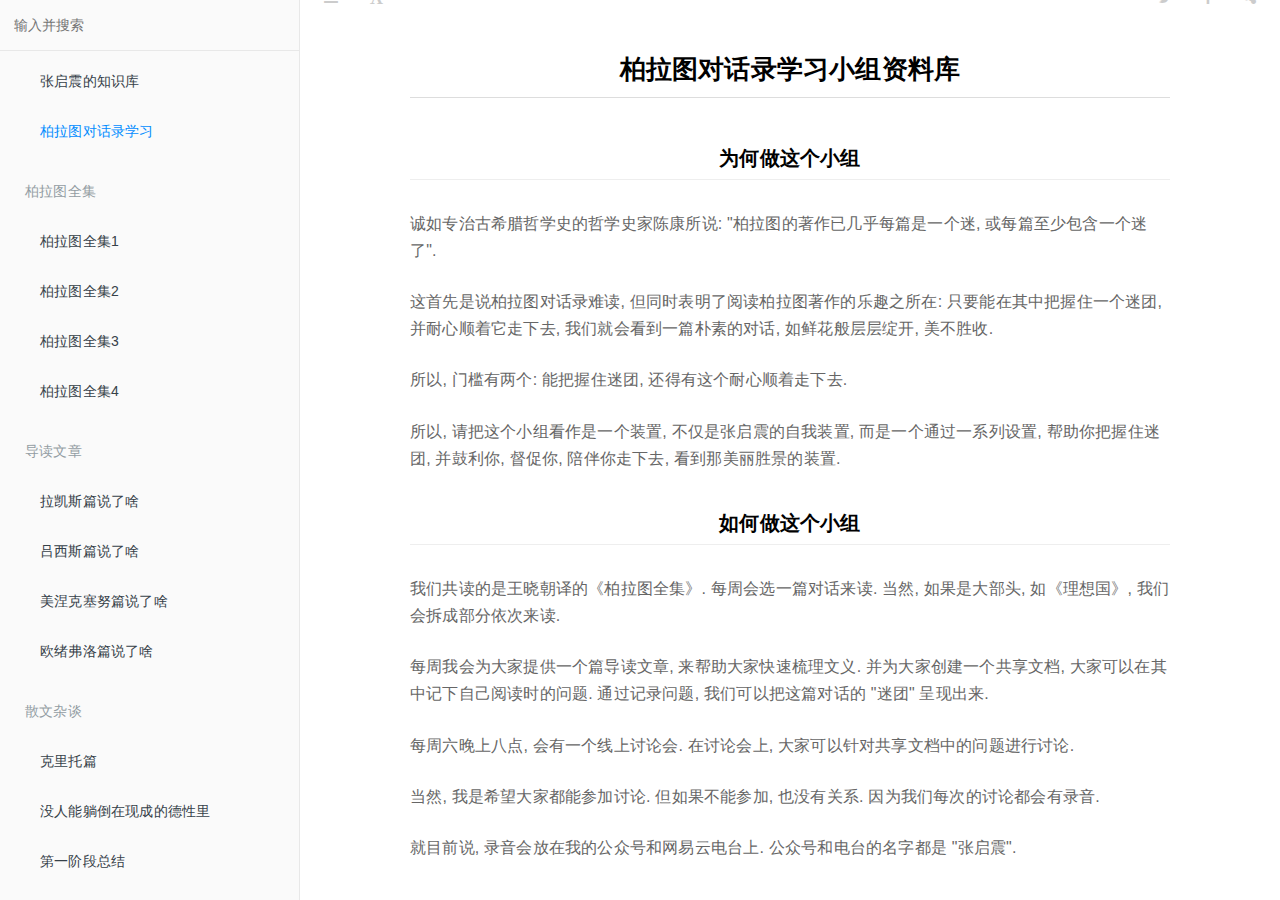
<file: html/html/index.html>
<!DOCTYPE HTML>
<html lang="zh-hans" >
    <head>
        <meta charset="UTF-8">
        <meta content="text/html; charset=utf-8" http-equiv="Content-Type">
        <title>柏拉图对话录学习 · 前台用户手册</title>
        <meta http-equiv="X-UA-Compatible" content="IE=edge" />
        <meta name="description" content="">
        <meta name="generator" content="GitBook 3.2.3">
        <meta name="author" content="张启震">
        
        
    
    
    <link rel="stylesheet" href="gitbook/style.css">

    
            
                
                <link rel="stylesheet" href="gitbook/gitbook-plugin-back-to-top-button/plugin.css">
                
            
                
                <link rel="stylesheet" href="gitbook/gitbook-plugin-image-captions/image-captions.css">
                
            
                
                <link rel="stylesheet" href="gitbook/gitbook-plugin-search-plus/search.css">
                
            
                
                <link rel="stylesheet" href="gitbook/gitbook-plugin-prism/prism.css">
                
            
                
                <link rel="stylesheet" href="gitbook/gitbook-plugin-katex/katex.min.css">
                
            
                
                <link rel="stylesheet" href="gitbook/gitbook-plugin-mermaid-gb3/mermaid/mermaid.css">
                
            
                
                <link rel="stylesheet" href="gitbook/gitbook-plugin-tbfed-pagefooter/footer.css">
                
            
                
                <link rel="stylesheet" href="gitbook/gitbook-plugin-expandable-chapters-small/expandable-chapters-small.css">
                
            
                
                <link rel="stylesheet" href="https://maxcdn.bootstrapcdn.com/bootstrap/3.3.7/css/bootstrap.min.css">
                
            
                
                <link rel="stylesheet" href="gitbook/gitbook-plugin-sectionx/sectionx.css">
                
            
                
                <link rel="stylesheet" href="gitbook/gitbook-plugin-alerts/style.css">
                
            
                
                <link rel="stylesheet" href="gitbook/gitbook-plugin-tags/plugin.css">
                
            
                
                <link rel="stylesheet" href="gitbook/gitbook-plugin-fontsettings/website.css">
                
            
                
                <link rel="stylesheet" href="gitbook/gitbook-plugin-theme-comscore/test.css">
                
            
        

    

    
        
        <link rel="stylesheet" href="css/html.css">
        
    


    

        
    
    
    
    
    
    <meta name="HandheldFriendly" content="true"/>
    <meta name="viewport" content="width=device-width, initial-scale=1, user-scalable=no">
    <meta name="apple-mobile-web-app-capable" content="yes">
    <meta name="apple-mobile-web-app-status-bar-style" content="black">
    <link rel="apple-touch-icon-precomposed" sizes="152x152" href="gitbook/images/apple-touch-icon-precomposed-152.png">
    <link rel="shortcut icon" href="gitbook/images/favicon.ico" type="image/x-icon">

    
    

    
    
    
    

    
    <link rel="stylesheet" href="gitbook/gitbook-plugin-chart/c3/c3.min.css">
    <script src="gitbook/gitbook-plugin-chart/c3/d3.min.js"></script>
    <script src="gitbook/gitbook-plugin-chart/c3/c3.min.js"></script>
    

    <script src="gitbook/gitbook-plugin-graph/d3.min.js"></script>
    <script src="gitbook/gitbook-plugin-graph/function-plot.js"></script>    

    </head>
    <body>
        
<div class="book">
    <div class="book-summary">
        
            
<div id="book-search-input" role="search">
    <input type="text" placeholder="输入并搜索" />
</div>

            
                <nav role="navigation">
                


<ul class="summary">
    
    
    
    

    

    
        
        
    
        <li class="chapter " data-level="1.1" >
            
                <a target="_blank" href="https://zhangqizhen.cn/">
            
                    
                    张启震的知识库
            
                </a>
            

            
        </li>
    
        <li class="chapter active" data-level="1.2" data-path="./">
            
                <a href="./">
            
                    
                    柏拉图对话录学习
            
                </a>
            

            
        </li>
    

    
        
        <li class="header">柏拉图全集</li>
        
        
    
        <li class="chapter " data-level="2.1" >
            
                <a target="_blank" href="https://zhangqizhen.cn/book/%E6%9F%8F%E6%8B%89%E5%9B%BE%E5%85%A8%E9%9B%861.pdf">
            
                    
                    柏拉图全集1
            
                </a>
            

            
        </li>
    
        <li class="chapter " data-level="2.2" >
            
                <a target="_blank" href="https://zhangqizhen.cn/book/%E6%9F%8F%E6%8B%89%E5%9B%BE%E5%85%A8%E9%9B%862.pdf">
            
                    
                    柏拉图全集2
            
                </a>
            

            
        </li>
    
        <li class="chapter " data-level="2.3" >
            
                <a target="_blank" href="https://zhangqizhen.cn/book/%E6%9F%8F%E6%8B%89%E5%9B%BE%E5%85%A8%E9%9B%863.pdf">
            
                    
                    柏拉图全集3
            
                </a>
            

            
        </li>
    
        <li class="chapter " data-level="2.4" >
            
                <a target="_blank" href="https://zhangqizhen.cn/book/%E6%9F%8F%E6%8B%89%E5%9B%BE%E5%85%A8%E9%9B%864.pdf">
            
                    
                    柏拉图全集4
            
                </a>
            

            
        </li>
    

    
        
        <li class="header">导读文章</li>
        
        
    
        <li class="chapter " data-level="3.1" data-path="content/拉凯斯篇说了啥.html">
            
                <a href="content/拉凯斯篇说了啥.html">
            
                    
                    拉凯斯篇说了啥
            
                </a>
            

            
        </li>
    
        <li class="chapter " data-level="3.2" data-path="content/吕西斯篇说了啥.html">
            
                <a href="content/吕西斯篇说了啥.html">
            
                    
                    吕西斯篇说了啥
            
                </a>
            

            
        </li>
    
        <li class="chapter " data-level="3.3" data-path="content/美涅克塞努篇讲了啥.html">
            
                <a href="content/美涅克塞努篇讲了啥.html">
            
                    
                    美涅克塞努篇说了啥
            
                </a>
            

            
        </li>
    
        <li class="chapter " data-level="3.4" data-path="content/欧绪弗洛篇说了啥.html">
            
                <a href="content/欧绪弗洛篇说了啥.html">
            
                    
                    欧绪弗洛篇说了啥
            
                </a>
            

            
        </li>
    

    
        
        <li class="header">散文杂谈</li>
        
        
    
        <li class="chapter " data-level="4.1" data-path="content/克里托篇.html">
            
                <a href="content/克里托篇.html">
            
                    
                    克里托篇
            
                </a>
            

            
        </li>
    
        <li class="chapter " data-level="4.2" data-path="content/没有人能躺倒在现成的德性里.html">
            
                <a href="content/没有人能躺倒在现成的德性里.html">
            
                    
                    没人能躺倒在现成的德性里
            
                </a>
            

            
        </li>
    
        <li class="chapter " data-level="4.3" data-path="content/第一阶段总结.html">
            
                <a href="content/第一阶段总结.html">
            
                    
                    第一阶段总结
            
                </a>
            

            
        </li>
    

    
        
        <li class="header">其他资料</li>
        
        
    
        <li class="chapter " data-level="5.1" data-path="content/波斯人的政治选择.html">
            
                <a href="content/波斯人的政治选择.html">
            
                    
                    波斯人的政治选择
            
                </a>
            

            
        </li>
    
        <li class="chapter " data-level="5.2" data-path="content/伯利克利阵亡将士演讲.html">
            
                <a href="content/伯利克利阵亡将士演讲.html">
            
                    
                    伯里克利阵亡将士演讲
            
                </a>
            

            
        </li>
    
        <li class="chapter " data-level="5.3" data-path="content/罗素西方哲学史第二章.html">
            
                <a href="content/罗素西方哲学史第二章.html">
            
                    
                    罗素西方哲学第二章
            
                </a>
            

            
        </li>
    
        <li class="chapter " data-level="5.4" data-path="content/在雅典人面前赞美雅典人两则.html">
            
                <a href="content/在雅典人面前赞美雅典人两则.html">
            
                    
                    在雅典人面前赞美雅典人两则
            
                </a>
            

            
        </li>
    

    

    <li class="divider"></li>

    <li>
        <a href="https://www.gitbook.com" target="blank" class="gitbook-link">
            本书使用 GitBook 发布
        </a>
    </li>
</ul>


                </nav>
            
        
    </div>

    <div class="book-body">
        
            <div class="body-inner">
                
                    

<div class="book-header" role="navigation">
    

    <!-- Title -->
    <h1>
        <i class="fa fa-circle-o-notch fa-spin"></i>
        <a href="." >柏拉图对话录学习</a>
    </h1>
</div>




                    <div class="page-wrapper" tabindex="-1" role="main">
                        <div class="page-inner">
                            
<div class="search-plus" id="book-search-results">
    <div class="search-noresults">
    
                                <section class="normal markdown-section">
                                
                                <h1 id="&#x67CF;&#x62C9;&#x56FE;&#x5BF9;&#x8BDD;&#x5F55;&#x5B66;&#x4E60;&#x5C0F;&#x7EC4;&#x8D44;&#x6599;&#x5E93;">&#x67CF;&#x62C9;&#x56FE;&#x5BF9;&#x8BDD;&#x5F55;&#x5B66;&#x4E60;&#x5C0F;&#x7EC4;&#x8D44;&#x6599;&#x5E93;</h1>
<h2 id="&#x4E3A;&#x4F55;&#x505A;&#x8FD9;&#x4E2A;&#x5C0F;&#x7EC4;">&#x4E3A;&#x4F55;&#x505A;&#x8FD9;&#x4E2A;&#x5C0F;&#x7EC4;</h2>
<p>&#x8BDA;&#x5982;&#x4E13;&#x6CBB;&#x53E4;&#x5E0C;&#x814A;&#x54F2;&#x5B66;&#x53F2;&#x7684;&#x54F2;&#x5B66;&#x53F2;&#x5BB6;&#x9648;&#x5EB7;&#x6240;&#x8BF4;: &quot;&#x67CF;&#x62C9;&#x56FE;&#x7684;&#x8457;&#x4F5C;&#x5DF2;&#x51E0;&#x4E4E;&#x6BCF;&#x7BC7;&#x662F;&#x4E00;&#x4E2A;&#x8FF7;, &#x6216;&#x6BCF;&#x7BC7;&#x81F3;&#x5C11;&#x5305;&#x542B;&#x4E00;&#x4E2A;&#x8FF7;&#x4E86;&quot;.</p>
<p>&#x8FD9;&#x9996;&#x5148;&#x662F;&#x8BF4;&#x67CF;&#x62C9;&#x56FE;&#x5BF9;&#x8BDD;&#x5F55;&#x96BE;&#x8BFB;, &#x4F46;&#x540C;&#x65F6;&#x8868;&#x660E;&#x4E86;&#x9605;&#x8BFB;&#x67CF;&#x62C9;&#x56FE;&#x8457;&#x4F5C;&#x7684;&#x4E50;&#x8DA3;&#x4E4B;&#x6240;&#x5728;: &#x53EA;&#x8981;&#x80FD;&#x5728;&#x5176;&#x4E2D;&#x628A;&#x63E1;&#x4F4F;&#x4E00;&#x4E2A;&#x8FF7;&#x56E2;, &#x5E76;&#x8010;&#x5FC3;&#x987A;&#x7740;&#x5B83;&#x8D70;&#x4E0B;&#x53BB;, &#x6211;&#x4EEC;&#x5C31;&#x4F1A;&#x770B;&#x5230;&#x4E00;&#x7BC7;&#x6734;&#x7D20;&#x7684;&#x5BF9;&#x8BDD;, &#x5982;&#x9C9C;&#x82B1;&#x822C;&#x5C42;&#x5C42;&#x7EFD;&#x5F00;, &#x7F8E;&#x4E0D;&#x80DC;&#x6536;.</p>
<p>&#x6240;&#x4EE5;, &#x95E8;&#x69DB;&#x6709;&#x4E24;&#x4E2A;: &#x80FD;&#x628A;&#x63E1;&#x4F4F;&#x8FF7;&#x56E2;, &#x8FD8;&#x5F97;&#x6709;&#x8FD9;&#x4E2A;&#x8010;&#x5FC3;&#x987A;&#x7740;&#x8D70;&#x4E0B;&#x53BB;.</p>
<p>&#x6240;&#x4EE5;, &#x8BF7;&#x628A;&#x8FD9;&#x4E2A;&#x5C0F;&#x7EC4;&#x770B;&#x4F5C;&#x662F;&#x4E00;&#x4E2A;&#x88C5;&#x7F6E;, &#x4E0D;&#x4EC5;&#x662F;&#x5F20;&#x542F;&#x9707;&#x7684;&#x81EA;&#x6211;&#x88C5;&#x7F6E;, &#x800C;&#x662F;&#x4E00;&#x4E2A;&#x901A;&#x8FC7;&#x4E00;&#x7CFB;&#x5217;&#x8BBE;&#x7F6E;, &#x5E2E;&#x52A9;&#x4F60;&#x628A;&#x63E1;&#x4F4F;&#x8FF7;&#x56E2;, &#x5E76;&#x9F13;&#x5229;&#x4F60;, &#x7763;&#x4FC3;&#x4F60;, &#x966A;&#x4F34;&#x4F60;&#x8D70;&#x4E0B;&#x53BB;, &#x770B;&#x5230;&#x90A3;&#x7F8E;&#x4E3D;&#x80DC;&#x666F;&#x7684;&#x88C5;&#x7F6E;.</p>
<h2 id="&#x5982;&#x4F55;&#x505A;&#x8FD9;&#x4E2A;&#x5C0F;&#x7EC4;">&#x5982;&#x4F55;&#x505A;&#x8FD9;&#x4E2A;&#x5C0F;&#x7EC4;</h2>
<p>&#x6211;&#x4EEC;&#x5171;&#x8BFB;&#x7684;&#x662F;&#x738B;&#x6653;&#x671D;&#x8BD1;&#x7684;&#x300A;&#x67CF;&#x62C9;&#x56FE;&#x5168;&#x96C6;&#x300B;. &#x6BCF;&#x5468;&#x4F1A;&#x9009;&#x4E00;&#x7BC7;&#x5BF9;&#x8BDD;&#x6765;&#x8BFB;. &#x5F53;&#x7136;, &#x5982;&#x679C;&#x662F;&#x5927;&#x90E8;&#x5934;, &#x5982;&#x300A;&#x7406;&#x60F3;&#x56FD;&#x300B;, &#x6211;&#x4EEC;&#x4F1A;&#x62C6;&#x6210;&#x90E8;&#x5206;&#x4F9D;&#x6B21;&#x6765;&#x8BFB;.</p>
<p>&#x6BCF;&#x5468;&#x6211;&#x4F1A;&#x4E3A;&#x5927;&#x5BB6;&#x63D0;&#x4F9B;&#x4E00;&#x4E2A;&#x7BC7;&#x5BFC;&#x8BFB;&#x6587;&#x7AE0;, &#x6765;&#x5E2E;&#x52A9;&#x5927;&#x5BB6;&#x5FEB;&#x901F;&#x68B3;&#x7406;&#x6587;&#x4E49;. &#x5E76;&#x4E3A;&#x5927;&#x5BB6;&#x521B;&#x5EFA;&#x4E00;&#x4E2A;&#x5171;&#x4EAB;&#x6587;&#x6863;, &#x5927;&#x5BB6;&#x53EF;&#x4EE5;&#x5728;&#x5176;&#x4E2D;&#x8BB0;&#x4E0B;&#x81EA;&#x5DF1;&#x9605;&#x8BFB;&#x65F6;&#x7684;&#x95EE;&#x9898;. &#x901A;&#x8FC7;&#x8BB0;&#x5F55;&#x95EE;&#x9898;, &#x6211;&#x4EEC;&#x53EF;&#x4EE5;&#x628A;&#x8FD9;&#x7BC7;&#x5BF9;&#x8BDD;&#x7684; &quot;&#x8FF7;&#x56E2;&quot; &#x5448;&#x73B0;&#x51FA;&#x6765;.</p>
<p>&#x6BCF;&#x5468;&#x516D;&#x665A;&#x4E0A;&#x516B;&#x70B9;, &#x4F1A;&#x6709;&#x4E00;&#x4E2A;&#x7EBF;&#x4E0A;&#x8BA8;&#x8BBA;&#x4F1A;. &#x5728;&#x8BA8;&#x8BBA;&#x4F1A;&#x4E0A;, &#x5927;&#x5BB6;&#x53EF;&#x4EE5;&#x9488;&#x5BF9;&#x5171;&#x4EAB;&#x6587;&#x6863;&#x4E2D;&#x7684;&#x95EE;&#x9898;&#x8FDB;&#x884C;&#x8BA8;&#x8BBA;. </p>
<p>&#x5F53;&#x7136;, &#x6211;&#x662F;&#x5E0C;&#x671B;&#x5927;&#x5BB6;&#x90FD;&#x80FD;&#x53C2;&#x52A0;&#x8BA8;&#x8BBA;. &#x4F46;&#x5982;&#x679C;&#x4E0D;&#x80FD;&#x53C2;&#x52A0;, &#x4E5F;&#x6CA1;&#x6709;&#x5173;&#x7CFB;. &#x56E0;&#x4E3A;&#x6211;&#x4EEC;&#x6BCF;&#x6B21;&#x7684;&#x8BA8;&#x8BBA;&#x90FD;&#x4F1A;&#x6709;&#x5F55;&#x97F3;. </p>
<p>&#x5C31;&#x76EE;&#x524D;&#x8BF4;, &#x5F55;&#x97F3;&#x4F1A;&#x653E;&#x5728;&#x6211;&#x7684;&#x516C;&#x4F17;&#x53F7;&#x548C;&#x7F51;&#x6613;&#x4E91;&#x7535;&#x53F0;&#x4E0A;. &#x516C;&#x4F17;&#x53F7;&#x548C;&#x7535;&#x53F0;&#x7684;&#x540D;&#x5B57;&#x90FD;&#x662F; &quot;&#x5F20;&#x542F;&#x9707;&quot;.</p>
<footer class="page-footer"><span class="copyright">powered by Gitbook</span><span class="footer-modification">&#x8BE5;&#x6587;&#x4EF6;&#x4FEE;&#x8BA2;&#x7684;&#x65F6;&#x95F4;: 
2020-07-30 06:57:36
</span></footer>

                                
                                </section>
                            
    </div>
    <div class="search-results">
        <div class="has-results">
            
            <h1 class="search-results-title"><span class='search-results-count'></span> results matching "<span class='search-query'></span>"</h1>
            <ul class="search-results-list"></ul>
            
        </div>
        <div class="no-results">
            
            <h1 class="search-results-title">No results matching "<span class='search-query'></span>"</h1>
            
        </div>
    </div>
</div>

                        </div>
                    </div>
                
            </div>

            
                
                
            
        
    </div>

    <script>
        var gitbook = gitbook || [];
        gitbook.push(function() {
            gitbook.page.hasChanged({"page":{"title":"柏拉图对话录学习","level":"1.2","depth":1,"next":{"title":"柏拉图全集1","level":"2.1","depth":1,"url":"https://zhangqizhen.cn/book/%E6%9F%8F%E6%8B%89%E5%9B%BE%E5%85%A8%E9%9B%861.pdf","ref":"https://zhangqizhen.cn/book/%E6%9F%8F%E6%8B%89%E5%9B%BE%E5%85%A8%E9%9B%861.pdf","articles":[]},"previous":{"title":"张启震的知识库","level":"1.1","depth":1,"url":"https://zhangqizhen.cn/","ref":"https://zhangqizhen.cn/","articles":[]},"dir":"ltr"},"config":{"plugins":["theme-comscore","back-to-top-button","image-captions","-search","-lunr","search-plus","-highlight","prism","katex","mermaid-gb3","puml","graph","chart","tbfed-pagefooter","expandable-chapters-small","sectionx","favicon","todo","alerts","include-csv","tags","livereload"],"root":".","styles":{"website":"css/html.css"},"pluginsConfig":{"tbfed-pagefooter":{"modify_label":"该文件修订的时间: ","modify_format":"YYYY-MM-DD HH:mm:ss"},"prism":{},"include-csv":{},"puml":{},"livereload":{},"todo":{},"fovicon":{"shortcut":""},"graph":{},"katex":{},"fontsettings":{"theme":"white","family":"sans","size":2},"sectionx":{"tag":"b"},"mermaid-gb3":{},"favicon":{},"theme-comscore":{},"back-to-top-button":{},"alerts":{},"chat":{"type":"c3"},"tags":{"placement":"bottom"},"expandable-chapters-small":{},"sharing":{"facebook":true,"twitter":true,"google":false,"weibo":false,"instapaper":false,"vk":false,"all":["facebook","google","twitter","weibo","instapaper"]},"theme-default":{"styles":{"website":"styles/website.css","pdf":"styles/pdf.css","epub":"styles/epub.css","mobi":"styles/mobi.css","ebook":"styles/ebook.css","print":"styles/print.css"},"showLevel":false},"chart":{"type":"c3"},"search-plus":{},"image-captions":{"caption":"附图: _PAGE_LEVEL_._PAGE_IMAGE_NUMBER_ - _CAPTION_","variable_name":"_pictures"}},"theme":"default","author":"张启震","pdf":{"pageNumbers":true,"fontSize":12,"fontFamily":"Arial","paperSize":"a4","chapterMark":"pagebreak","pageBreaksBefore":"/","margin":{"right":62,"left":62,"top":56,"bottom":56}},"structure":{"langs":"LANGS.md","readme":"README.md","glossary":"GLOSSARY.md","summary":"SUMMARY.md"},"variables":{"_pictures":[]},"title":"前台用户手册","language":"zh-hans","links":{"sidebar":{},"gitbook":false},"gitbook":"3.2.3","description":"actionUltra 前台的使用手册"},"file":{"path":"README.md","mtime":"2020-07-29T22:57:36.909Z","type":"markdown"},"gitbook":{"version":"3.2.3","time":"2020-07-29T22:59:38.604Z"},"basePath":".","book":{"language":""}});
        });
    </script>
</div>

        
    
    <script src="gitbook/gitbook.js"></script>
    <script src="gitbook/theme.js"></script>
    
        
        <script src="gitbook/gitbook-plugin-back-to-top-button/plugin.js"></script>
        
    
        
        <script src="gitbook/gitbook-plugin-search-plus/jquery.mark.min.js"></script>
        
    
        
        <script src="gitbook/gitbook-plugin-search-plus/search.js"></script>
        
    
        
        <script src="gitbook/gitbook-plugin-mermaid-gb3/book/plugin.js"></script>
        
    
        
        <script src="gitbook/gitbook-plugin-expandable-chapters-small/expandable-chapters-small.js"></script>
        
    
        
        <script src="https://maxcdn.bootstrapcdn.com/bootstrap/3.3.7/js/bootstrap.min.js"></script>
        
    
        
        <script src="gitbook/gitbook-plugin-sectionx/sectionx.js"></script>
        
    
        
        <script src="gitbook/gitbook-plugin-alerts/plugin.js"></script>
        
    
        
        <script src="gitbook/gitbook-plugin-livereload/plugin.js"></script>
        
    
        
        <script src="gitbook/gitbook-plugin-sharing/buttons.js"></script>
        
    
        
        <script src="gitbook/gitbook-plugin-fontsettings/fontsettings.js"></script>
        
    
        
        <script src="gitbook/gitbook-plugin-theme-comscore/test.js"></script>
        
    

    <script src="gitbook/gitbook-plugin-mermaid-gb3/mermaid/mermaid.min.js"></script>

    </body>
</html>
</file>
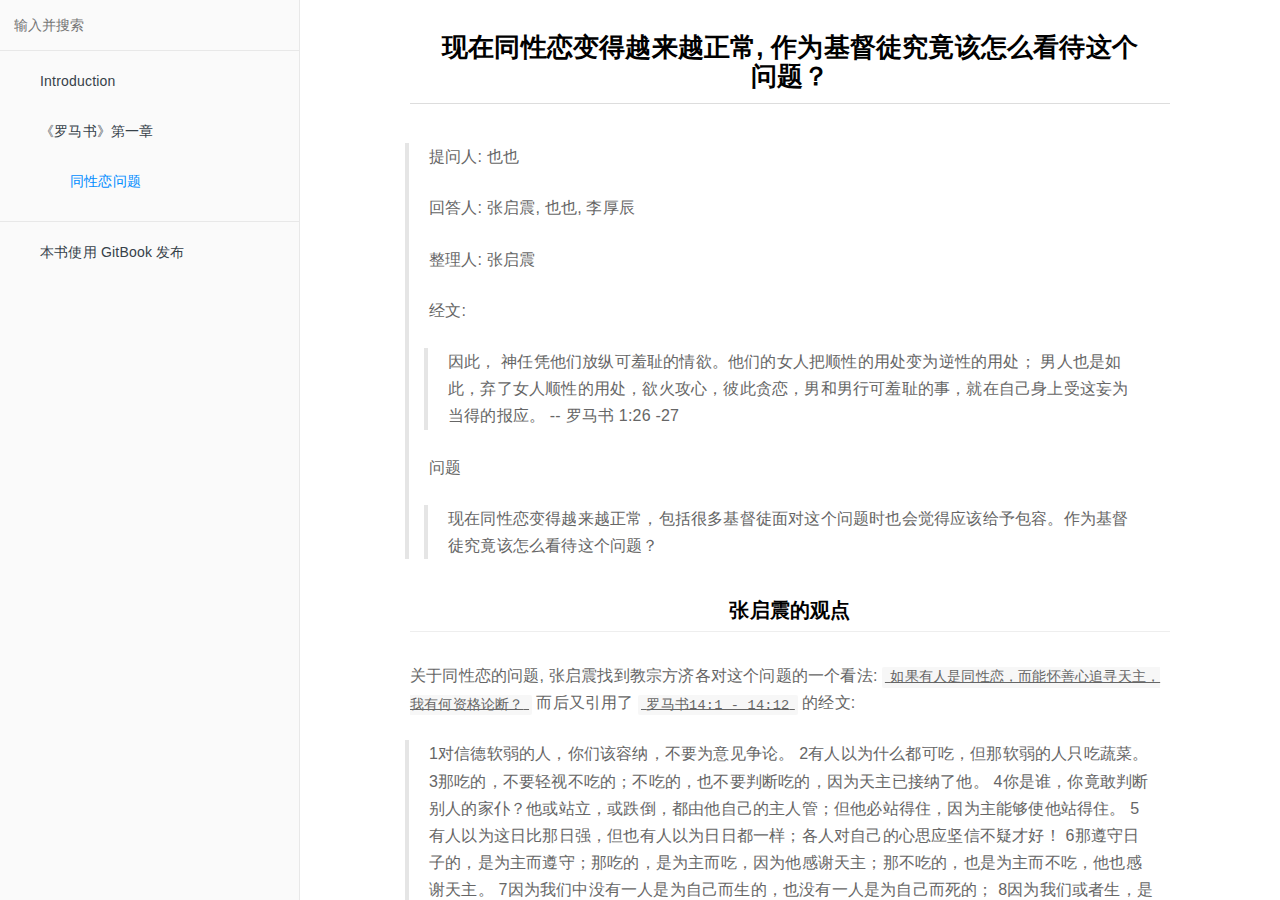
<file: content/chapter01/01.html>
<!DOCTYPE HTML>
<html lang="zh-hans" >
    <head>
        <meta charset="UTF-8">
        <meta content="text/html; charset=utf-8" http-equiv="Content-Type">
        <title>同性恋问题 · 前台用户手册</title>
        <meta http-equiv="X-UA-Compatible" content="IE=edge" />
        <meta name="description" content="">
        <meta name="generator" content="GitBook 3.2.3">
        <meta name="author" content="张启震">
        
        
    
    
    <link rel="stylesheet" href="../../gitbook/style.css">

    
            
                
                <link rel="stylesheet" href="../../gitbook/gitbook-plugin-back-to-top-button/plugin.css">
                
            
                
                <link rel="stylesheet" href="../../gitbook/gitbook-plugin-image-captions/image-captions.css">
                
            
                
                <link rel="stylesheet" href="../../gitbook/gitbook-plugin-search-plus/search.css">
                
            
                
                <link rel="stylesheet" href="../../gitbook/gitbook-plugin-prism/prism.css">
                
            
                
                <link rel="stylesheet" href="../../gitbook/gitbook-plugin-katex/katex.min.css">
                
            
                
                <link rel="stylesheet" href="../../gitbook/gitbook-plugin-mermaid-gb3/mermaid/mermaid.css">
                
            
                
                <link rel="stylesheet" href="../../gitbook/gitbook-plugin-tbfed-pagefooter/footer.css">
                
            
                
                <link rel="stylesheet" href="../../gitbook/gitbook-plugin-expandable-chapters-small/expandable-chapters-small.css">
                
            
                
                <link rel="stylesheet" href="https://maxcdn.bootstrapcdn.com/bootstrap/3.3.7/css/bootstrap.min.css">
                
            
                
                <link rel="stylesheet" href="../../gitbook/gitbook-plugin-sectionx/sectionx.css">
                
            
                
                <link rel="stylesheet" href="../../gitbook/gitbook-plugin-alerts/style.css">
                
            
                
                <link rel="stylesheet" href="../../gitbook/gitbook-plugin-tags/plugin.css">
                
            
                
                <link rel="stylesheet" href="../../gitbook/gitbook-plugin-fontsettings/website.css">
                
            
                
                <link rel="stylesheet" href="../../gitbook/gitbook-plugin-theme-comscore/test.css">
                
            
        

    

    
        
        <link rel="stylesheet" href="../../css/html.css">
        
    


    

        
    
    
    
    
    
    <meta name="HandheldFriendly" content="true"/>
    <meta name="viewport" content="width=device-width, initial-scale=1, user-scalable=no">
    <meta name="apple-mobile-web-app-capable" content="yes">
    <meta name="apple-mobile-web-app-status-bar-style" content="black">
    <link rel="apple-touch-icon-precomposed" sizes="152x152" href="../../gitbook/images/apple-touch-icon-precomposed-152.png">
    <link rel="shortcut icon" href="../../gitbook/images/favicon.ico" type="image/x-icon">

    
    

    
    
    
    

    
    <link rel="stylesheet" href="../../gitbook/gitbook-plugin-chart/c3/c3.min.css">
    <script src="../../gitbook/gitbook-plugin-chart/c3/d3.min.js"></script>
    <script src="../../gitbook/gitbook-plugin-chart/c3/c3.min.js"></script>
    

    <script src="../../gitbook/gitbook-plugin-graph/d3.min.js"></script>
    <script src="../../gitbook/gitbook-plugin-graph/function-plot.js"></script>    

    </head>
    <body>
        
<div class="book">
    <div class="book-summary">
        
            
<div id="book-search-input" role="search">
    <input type="text" placeholder="输入并搜索" />
</div>

            
                <nav role="navigation">
                


<ul class="summary">
    
    
    
    

    

    
        
        
    
        <li class="chapter " data-level="1.1" data-path="../../">
            
                <a href="../../">
            
                    
                    Introduction
            
                </a>
            

            
        </li>
    
        <li class="chapter " data-level="1.2" >
            
                <span>
            
                    
                    《罗马书》第一章
            
                </span>
            

            
            <ul class="articles">
                
    
        <li class="chapter active" data-level="1.2.1" data-path="01.html">
            
                <a href="01.html">
            
                    
                    同性恋问题
            
                </a>
            

            
        </li>
    

            </ul>
            
        </li>
    

    

    <li class="divider"></li>

    <li>
        <a href="https://www.gitbook.com" target="blank" class="gitbook-link">
            本书使用 GitBook 发布
        </a>
    </li>
</ul>


                </nav>
            
        
    </div>

    <div class="book-body">
        
            <div class="body-inner">
                
                    

<div class="book-header" role="navigation">
    

    <!-- Title -->
    <h1>
        <i class="fa fa-circle-o-notch fa-spin"></i>
        <a href="../.." >同性恋问题</a>
    </h1>
</div>




                    <div class="page-wrapper" tabindex="-1" role="main">
                        <div class="page-inner">
                            
<div class="search-plus" id="book-search-results">
    <div class="search-noresults">
    
                                <section class="normal markdown-section">
                                
                                <h1 id="&#x73B0;&#x5728;&#x540C;&#x6027;&#x604B;&#x53D8;&#x5F97;&#x8D8A;&#x6765;&#x8D8A;&#x6B63;&#x5E38;-&#x4F5C;&#x4E3A;&#x57FA;&#x7763;&#x5F92;&#x7A76;&#x7ADF;&#x8BE5;&#x600E;&#x4E48;&#x770B;&#x5F85;&#x8FD9;&#x4E2A;&#x95EE;&#x9898;&#xFF1F;">&#x73B0;&#x5728;&#x540C;&#x6027;&#x604B;&#x53D8;&#x5F97;&#x8D8A;&#x6765;&#x8D8A;&#x6B63;&#x5E38;, &#x4F5C;&#x4E3A;&#x57FA;&#x7763;&#x5F92;&#x7A76;&#x7ADF;&#x8BE5;&#x600E;&#x4E48;&#x770B;&#x5F85;&#x8FD9;&#x4E2A;&#x95EE;&#x9898;&#xFF1F;</h1>
<blockquote>
<p>&#x63D0;&#x95EE;&#x4EBA;: &#x4E5F;&#x4E5F;</p>
<p>&#x56DE;&#x7B54;&#x4EBA;: &#x5F20;&#x542F;&#x9707;, &#x4E5F;&#x4E5F;, &#x674E;&#x539A;&#x8FB0;</p>
<p>&#x6574;&#x7406;&#x4EBA;: &#x5F20;&#x542F;&#x9707;</p>
<p>&#x7ECF;&#x6587;:</p>
<blockquote>
<p>&#x56E0;&#x6B64;&#xFF0C; &#x795E;&#x4EFB;&#x51ED;&#x4ED6;&#x4EEC;&#x653E;&#x7EB5;&#x53EF;&#x7F9E;&#x803B;&#x7684;&#x60C5;&#x6B32;&#x3002;&#x4ED6;&#x4EEC;&#x7684;&#x5973;&#x4EBA;&#x628A;&#x987A;&#x6027;&#x7684;&#x7528;&#x5904;&#x53D8;&#x4E3A;&#x9006;&#x6027;&#x7684;&#x7528;&#x5904;&#xFF1B; &#x7537;&#x4EBA;&#x4E5F;&#x662F;&#x5982;&#x6B64;&#xFF0C;&#x5F03;&#x4E86;&#x5973;&#x4EBA;&#x987A;&#x6027;&#x7684;&#x7528;&#x5904;&#xFF0C;&#x6B32;&#x706B;&#x653B;&#x5FC3;&#xFF0C;&#x5F7C;&#x6B64;&#x8D2A;&#x604B;&#xFF0C;&#x7537;&#x548C;&#x7537;&#x884C;&#x53EF;&#x7F9E;&#x803B;&#x7684;&#x4E8B;&#xFF0C;&#x5C31;&#x5728;&#x81EA;&#x5DF1;&#x8EAB;&#x4E0A;&#x53D7;&#x8FD9;&#x5984;&#x4E3A;&#x5F53;&#x5F97;&#x7684;&#x62A5;&#x5E94;&#x3002;
-- &#x7F57;&#x9A6C;&#x4E66; 1:26 -27</p>
</blockquote>
<p>&#x95EE;&#x9898;</p>
<blockquote>
<p>&#x73B0;&#x5728;&#x540C;&#x6027;&#x604B;&#x53D8;&#x5F97;&#x8D8A;&#x6765;&#x8D8A;&#x6B63;&#x5E38;&#xFF0C;&#x5305;&#x62EC;&#x5F88;&#x591A;&#x57FA;&#x7763;&#x5F92;&#x9762;&#x5BF9;&#x8FD9;&#x4E2A;&#x95EE;&#x9898;&#x65F6;&#x4E5F;&#x4F1A;&#x89C9;&#x5F97;&#x5E94;&#x8BE5;&#x7ED9;&#x4E88;&#x5305;&#x5BB9;&#x3002;&#x4F5C;&#x4E3A;&#x57FA;&#x7763;&#x5F92;&#x7A76;&#x7ADF;&#x8BE5;&#x600E;&#x4E48;&#x770B;&#x5F85;&#x8FD9;&#x4E2A;&#x95EE;&#x9898;&#xFF1F;</p>
</blockquote>
</blockquote>
<h2 id="&#x5F20;&#x542F;&#x9707;&#x7684;&#x89C2;&#x70B9;">&#x5F20;&#x542F;&#x9707;&#x7684;&#x89C2;&#x70B9;</h2>
<p>&#x5173;&#x4E8E;&#x540C;&#x6027;&#x604B;&#x7684;&#x95EE;&#x9898;, &#x5F20;&#x542F;&#x9707;&#x627E;&#x5230;&#x6559;&#x5B97;&#x65B9;&#x6D4E;&#x5404;&#x5BF9;&#x8FD9;&#x4E2A;&#x95EE;&#x9898;&#x7684;&#x4E00;&#x4E2A;&#x770B;&#x6CD5;: <code>&#x5982;&#x679C;&#x6709;&#x4EBA;&#x662F;&#x540C;&#x6027;&#x604B;&#xFF0C;&#x800C;&#x80FD;&#x6000;&#x5584;&#x5FC3;&#x8FFD;&#x5BFB;&#x5929;&#x4E3B;&#xFF0C;&#x6211;&#x6709;&#x4F55;&#x8D44;&#x683C;&#x8BBA;&#x65AD;&#xFF1F;</code> &#x800C;&#x540E;&#x53C8;&#x5F15;&#x7528;&#x4E86; <code>&#x7F57;&#x9A6C;&#x4E66;14:1 - 14:12</code> &#x7684;&#x7ECF;&#x6587;:</p>
<blockquote>
<p>1&#x5BF9;&#x4FE1;&#x5FB7;&#x8F6F;&#x5F31;&#x7684;&#x4EBA;&#xFF0C;&#x4F60;&#x4EEC;&#x8BE5;&#x5BB9;&#x7EB3;&#xFF0C;&#x4E0D;&#x8981;&#x4E3A;&#x610F;&#x89C1;&#x4E89;&#x8BBA;&#x3002; 2&#x6709;&#x4EBA;&#x4EE5;&#x4E3A;&#x4EC0;&#x4E48;&#x90FD;&#x53EF;&#x5403;&#xFF0C;&#x4F46;&#x90A3;&#x8F6F;&#x5F31;&#x7684;&#x4EBA;&#x53EA;&#x5403;&#x852C;&#x83DC;&#x3002; 3&#x90A3;&#x5403;&#x7684;&#xFF0C;&#x4E0D;&#x8981;&#x8F7B;&#x89C6;&#x4E0D;&#x5403;&#x7684;&#xFF1B;&#x4E0D;&#x5403;&#x7684;&#xFF0C;&#x4E5F;&#x4E0D;&#x8981;&#x5224;&#x65AD;&#x5403;&#x7684;&#xFF0C;&#x56E0;&#x4E3A;&#x5929;&#x4E3B;&#x5DF2;&#x63A5;&#x7EB3;&#x4E86;&#x4ED6;&#x3002; 4&#x4F60;&#x662F;&#x8C01;&#xFF0C;&#x4F60;&#x7ADF;&#x6562;&#x5224;&#x65AD;&#x522B;&#x4EBA;&#x7684;&#x5BB6;&#x4EC6;&#xFF1F;&#x4ED6;&#x6216;&#x7AD9;&#x7ACB;&#xFF0C;&#x6216;&#x8DCC;&#x5012;&#xFF0C;&#x90FD;&#x7531;&#x4ED6;&#x81EA;&#x5DF1;&#x7684;&#x4E3B;&#x4EBA;&#x7BA1;&#xFF1B;&#x4F46;&#x4ED6;&#x5FC5;&#x7AD9;&#x5F97;&#x4F4F;&#xFF0C;&#x56E0;&#x4E3A;&#x4E3B;&#x80FD;&#x591F;&#x4F7F;&#x4ED6;&#x7AD9;&#x5F97;&#x4F4F;&#x3002; 5&#x6709;&#x4EBA;&#x4EE5;&#x4E3A;&#x8FD9;&#x65E5;&#x6BD4;&#x90A3;&#x65E5;&#x5F3A;&#xFF0C;&#x4F46;&#x4E5F;&#x6709;&#x4EBA;&#x4EE5;&#x4E3A;&#x65E5;&#x65E5;&#x90FD;&#x4E00;&#x6837;&#xFF1B;&#x5404;&#x4EBA;&#x5BF9;&#x81EA;&#x5DF1;&#x7684;&#x5FC3;&#x601D;&#x5E94;&#x575A;&#x4FE1;&#x4E0D;&#x7591;&#x624D;&#x597D;&#xFF01; 6&#x90A3;&#x9075;&#x5B88;&#x65E5;&#x5B50;&#x7684;&#xFF0C;&#x662F;&#x4E3A;&#x4E3B;&#x800C;&#x9075;&#x5B88;&#xFF1B;&#x90A3;&#x5403;&#x7684;&#xFF0C;&#x662F;&#x4E3A;&#x4E3B;&#x800C;&#x5403;&#xFF0C;&#x56E0;&#x4E3A;&#x4ED6;&#x611F;&#x8C22;&#x5929;&#x4E3B;&#xFF1B;&#x90A3;&#x4E0D;&#x5403;&#x7684;&#xFF0C;&#x4E5F;&#x662F;&#x4E3A;&#x4E3B;&#x800C;&#x4E0D;&#x5403;&#xFF0C;&#x4ED6;&#x4E5F;&#x611F;&#x8C22;&#x5929;&#x4E3B;&#x3002; 7&#x56E0;&#x4E3A;&#x6211;&#x4EEC;&#x4E2D;&#x6CA1;&#x6709;&#x4E00;&#x4EBA;&#x662F;&#x4E3A;&#x81EA;&#x5DF1;&#x800C;&#x751F;&#x7684;&#xFF0C;&#x4E5F;&#x6CA1;&#x6709;&#x4E00;&#x4EBA;&#x662F;&#x4E3A;&#x81EA;&#x5DF1;&#x800C;&#x6B7B;&#x7684;&#xFF1B; 8&#x56E0;&#x4E3A;&#x6211;&#x4EEC;&#x6216;&#x8005;&#x751F;&#xFF0C;&#x662F;&#x4E3A;&#x4E3B;&#x800C;&#x751F;&#xFF0C;&#x6216;&#x8005;&#x6B7B;&#xFF0C;&#x662F;&#x4E3A;&#x4E3B;&#x800C;&#x6B7B;&#xFF1B;&#x6240;&#x4EE5;&#x6211;&#x4EEC;&#x6216;&#x751F;&#x6216;&#x6B7B;&#xFF0C;&#x90FD;&#x662F;&#x5C5E;&#x4E8E;&#x4E3B;&#x3002; 9&#x56E0;&#x4E3A;&#x57FA;&#x7763;&#x6B7B;&#x800C;&#x590D;&#x751F;&#x4E86;&#xFF0C;&#x6B63;&#x662F;&#x4E3A;&#x4F5C;&#x751F;&#x8005;&#x548C;&#x6B7B;&#x8005;&#x7684;&#x4E3B;&#x3002; 10&#x4F60;&#x4E3A;&#x4EC0;&#x4E48;&#x5224;&#x65AD;&#x4F60;&#x7684;&#x5F1F;&#x5144;&#xFF1F;&#x6216;&#x8005;&#xFF0C;&#x4F60;&#x4E3A;&#x4EC0;&#x4E48;&#x8F7B;&#x89C6;&#x4F60;&#x7684;&#x5F1F;&#x5144;&#xFF1F;&#x6211;&#x4EEC;&#x4F17;&#x4EBA;&#x90FD;&#x8981;&#x7AD9;&#x5728;&#x5929;&#x4E3B;&#x7684;&#x5BA1;&#x5224;&#x53F0;&#x524D;&#xFF0C; 11&#x56E0;&#x4E3A;&#x7ECF;&#x4E0A;&#x8BB0;&#x8F7D;&#x8BF4;&#xFF1A;&#x300E;&#x6211;&#x6307;&#x7740;&#x6211;&#x81EA;&#x5DF1;&#x8D77;&#x8A93;&#x2500;&#x2500;&#x4E0A;&#x4E3B;&#x7684;&#x8A93;&#x8BED;&#xFF1A;&#x4F17;&#x819D;&#x90FD;&#x8981;&#x5411;&#x6211;&#x8DEA;&#x62DC;&#xFF0C;&#x4F17;&#x820C;&#x90FD;&#x8981;&#x8D5E;&#x9882;&#x5929;&#x4E3B;&#x3002;&#x300F; 12&#x8FD9;&#x6837;&#x770B;&#x8D77;&#x6765;&#xFF0C;&#x6211;&#x4EEC;&#x6BCF;&#x4EBA;&#x90FD;&#x8981;&#x5411;&#x5929;&#x4E3B;&#x4EA4;&#x81EA;&#x5DF1;&#x7684;&#x8D26;&#x3002;</p>
</blockquote>
<p>&#x5F20;&#x542F;&#x9707;&#x8BA4;&#x4E3A;, &#x5982;&#x679C;&#x6211;&#x4EEC;&#x56E0;&#x4E3A;&#x4ED6;&#x4EBA;&#x6709;&#x67D0;&#x79CD;&#x7F6A;&#x800C;&#x5728;&#x4FE1;&#x4EF0;&#x4E0A;&#x62D2;&#x7EDD;&#x4ED6;, &#x90A3;&#x5C82;&#x975E;&#x4F7F;&#x4ED6;&#x4EBA;&#x56E0;&#x7F6A;&#x800C;&#x8DCC;&#x5012;.</p>
<h2 id="&#x4E5F;&#x4E5F;&#x7684;&#x89C2;&#x70B9;">&#x4E5F;&#x4E5F;&#x7684;&#x89C2;&#x70B9;</h2>
<p>&#x800C;&#x4E5F;&#x4E5F;&#x5219;&#x63D0;&#x51FA;, &#x540C;&#x6027;&#x604B;&#x7684;&#x95EE;&#x9898;&#x4E0E;&#x4E0A;&#x8FF0;&#x6240;&#x5F15;&#x7ECF;&#x6587;&#x4E2D;&#x6240;&#x8C13; &quot;&#x5403;&#x6216;&#x4E0D;&#x5403;&quot; &#x7684;&#x95EE;&#x9898;&#x8FD8;&#x4E0D;&#x592A;&#x4E00;&#x6837;. &#x4E0D;&#x592A;&#x4E00;&#x6837;&#x7684;&#x5730;&#x65B9;&#x5728;, &#x540C;&#x6027;&#x604B;&#x95EE;&#x9898;&#x662F;&#x4E00;&#x79CD;&#x7F6A;. &#x540C;&#x6027;&#x604B;&#x6709;&#x6DEB;&#x4E71;&#x7684;&#x95EE;&#x9898;, &#x800C;&#x6DEB;&#x4E71;&#x662F;&#x79CD;&#x7F6A;&#x5219;&#x662F;&#x975E;&#x5E38;&#x786E;&#x51FF;&#x7684;. &#x5979;&#x5F15;&#x4E86; <code>&#x54E5;&#x6797;&#x591A;&#x524D;&#x4E66; 5:10</code></p>
<blockquote>
<p>5:10&#x6B64;&#x8BDD;&#x4E0D;&#x662F;&#x6307;&#x8FD9;&#x4E16;&#x4E0A;&#x884C;&#x6DEB;&#x4E71;&#x7684;&#xFF0C;&#x6216;&#x8D2A;&#x5A6A;&#x7684;&#xFF0C;&#x52D2;&#x7D22;&#x7684;&#xFF0C;&#x6216;&#x62DC;&#x5076;&#x50CF;&#x7684;&#xFF1B;&#x82E5;&#x662F;&#x8FD9;&#x6837;&#xFF0C;&#x9664;&#x975E;&#x4F60;&#x4EEC;&#x79BB;&#x5F00;&#x4E16;&#x754C;&#x65B9;&#x53EF;&#x3002;5:11&#x4F46;&#x5982;&#x4ECA;&#x6211;&#x5199;&#x4FE1;&#x544A;&#x8BC9;&#x4F60;&#x4EEC;&#xFF0C;&#x82E5;&#x6709;&#x81EA;&#x79F0;&#x4E3A;&#x57FA;&#x7763;&#x5F92;5&#x800C;&#x662F;&#x884C;&#x6DEB;&#x4E71;&#x7684;&#xFF0C;&#x6216;&#x8D2A;&#x5A6A;&#x7684;&#xFF0C;&#x6216;&#x62DC;&#x5076;&#x50CF;&#x7684;&#xFF0C;&#x6216;&#x8FB1;&#x9A82;6&#x7684;&#xFF0C;&#x6216;&#x9189;&#x9152;&#x7684;&#xFF0C;&#x6216;&#x52D2;&#x7D22;&#x7684;&#xFF0C;&#x8FD9;&#x6837;&#x7684;&#x4EBA;&#x4E0D;&#x53EF;&#x4E0E;&#x4ED6;&#x6765;&#x5F80;&#xFF0C;&#x5C31;&#x662F;&#x4E0E;&#x4ED6;&#x5403;&#x996D;&#x90FD;&#x4E0D;&#x53EF;&#x3002;</p>
</blockquote>
<p>&#x6211;&#x4EEC;&#x53EF;&#x4EE5;&#x4ECE;&#x4FDD;&#x7F57;&#x7684;&#x8A00;&#x8F9E;&#x4E2D;&#x770B;&#x5230;, &#x4ED6;&#x8BA4;&#x4E3A;&#x6211;&#x4EEC;&#x9762;&#x5BF9;&#x7F6A;&#x662F;&#x4E0D;&#x53EF;&#x9000;&#x8BA9;&#x7684;. &#x6211;&#x4EEC;&#x53EF;&#x4EE5;&#x5BB9;&#x7EB3;&#x8F6F;&#x5F31;&#x672C;&#x8EAB;, &#x4F46;&#x4E0D;&#x5E94;&#x8BE5;&#x53BB;&#x5BB9;&#x7EB3;&#x7F6A;.</p>
<h2 id="&#x5C0F;&#x674E;&#x8001;&#x5E08;&#x7684;&#x89C2;&#x70B9;">&#x5C0F;&#x674E;&#x8001;&#x5E08;&#x7684;&#x89C2;&#x70B9;</h2>
<h3 id="&#x540C;&#x6027;&#x604B;&#x662F;&#x7F6A;">&#x540C;&#x6027;&#x604B;&#x662F;&#x7F6A;</h3>
<p>&#x90A3;&#x9996;&#x5148;&#x540C;&#x6027;&#x604B;&#x662F;&#x4E0D;&#x662F;&#x4E00;&#x79CD;&#x7F6A;&#x5462;? &#x660E;&#x663E;&#x662F;&#x7684;! &#x5728;&#x57FA;&#x7763;&#x6559;&#x4E2D;, &#x4E0D;&#x4EE5;&#x751F;&#x80B2;&#x4E3A;&#x76EE;&#x7684;&#x6027;&#x884C;&#x4E3A;&#x672C;&#x8EAB;&#x5C31;&#x662F;&#x4E00;&#x79CD;&#x7F6A;. &#x6211;&#x4EEC;&#x770B; <code>&#x5229;&#x672A;&#x8BB0; 18:22</code>:</p>
<blockquote>
<p>18:22&#x4E0D;&#x53EF;&#x4E0E;&#x7537;&#x4EBA;&#x6709;&#x6027;&#x884C;&#x4E3A;&#xFF0C;&#x50CF;&#x4E0E;&#x5973;&#x4EBA;&#x4E00;&#x6837;&#xFF0C;&#x8FD9;&#x662F;&#x6781;&#x53EF;&#x618E;&#x7684;&#x3002;</p>
</blockquote>
<p>&#x7136;&#x800C;&#x6211;&#x4EEC;&#x77E5;&#x9053;, &#x5728;&#x57FA;&#x7763;&#x5F92;&#x770B;&#x6765;, &#x4E0D;&#x4EC5;&#x540C;&#x6027;&#x604B;&#x662F;&#x7F6A;, &#x5F88;&#x591A;&#x4E8B;&#x60C5;&#x90FD;&#x662F;&#x7F6A;, &#x6BD4;&#x5982;&#x8C0E;&#x8A00;&#x548C;&#x8D2A;&#x5A6A;&#x672C;&#x8EAB;&#x4E0E;&#x662F;&#x7F6A;. &#x4ECE;&#x7F6A;&#x8FD9;&#x4E00;&#x70B9;&#x4E0A;&#x6765;&#x8BF4;, &#x540C;&#x6027;&#x604B;, &#x4E0D;&#x4EE5;&#x751F;&#x80B2;&#x4E3A;&#x76EE;&#x7684;&#x7684;&#x6027;&#x884C;&#x4E3A;, &#x8C0E;&#x8A00;&#x548C;&#x8D2A;&#x5A6A;&#x672C;&#x8D28;&#x662F;&#x6CA1;&#x6709;&#x4EC0;&#x4E48;&#x975E;&#x5E38;&#x5927;&#x7684;&#x533A;&#x522B;.</p>
<p>&#x4F46;&#x5C31;&#x4ECE;&#x540C;&#x6027;&#x604B;&#x8FD9;&#x79CD;&#x7F6A;&#x4E0A;&#x8BF4;, &#x5FEB;&#x611F;&#x5C31;&#x6709;&#x7F6A;&#x611F;. <code>&#x5F7C;&#x5F97;&#x540E;&#x4E66; 2:17 - 2:19</code> &#x91CC;&#x8BF4;:</p>
<blockquote>
<p>2:17&#x8FD9;&#x4E9B;&#x4EBA;&#x662F;&#x65E0;&#x6C34;&#x7684;&#x4E95;&#xFF0C;&#x662F;&#x72C2;&#x98CE;&#x50AC;&#x903C;&#x7684;&#x96FE;&#x6C14;&#xFF0C;&#x6709;&#x81F3;&#x6DF1;&#x7684;&#x9ED1;&#x6697;&#x4E3A;&#x4ED6;&#x4EEC;&#x5B58;&#x7559;&#x3002;2:18&#x4ED6;&#x4EEC;&#x5927;&#x8A00;&#x4E0D;&#x60ED;&#xFF0C;&#x8BF4;&#x7A7A;&#x6D1E;&#x7684;&#x8BDD;&#xFF0C;&#x7528;&#x8089;&#x8EAB;&#x7684;&#x60C5;&#x6B32;&#x548C;&#x90AA;&#x6DEB;&#x7684;&#x4E8B;&#x5F15;&#x8BF1;&#x90A3;&#x4E9B;&#x521A;&#x8131;&#x79BB;&#x5984;&#x884C;&#x7684;&#x4EBA;&#xFF1B;2:19&#x4ED6;&#x4EEC;&#x5E94;&#x8BB8;&#x4EBA;&#x5F97;&#x4EE5;&#x81EA;&#x7531;&#xFF0C;&#x81EA;&#x5DF1;&#x5374;&#x4F5C;&#x4E86;&#x8D25;&#x574F;&#x7684;&#x5974;&#x4EC6;&#xFF0C;&#x56E0;&#x4E3A;&#x4EBA;&#x88AB;&#x8C01;&#x5236;&#x4F0F;&#x5C31;&#x662F;&#x8C01;&#x7684;&#x5974;&#x4EC6;&#x3002;</p>
</blockquote>
<p>&#x5FEB;&#x611F;&#x672C;&#x8EAB;&#x5177;&#x6709;&#x5236;&#x670D;&#x4EBA;&#x7684;&#x6548;&#x679C;, &#x5982;&#x679C;&#x6211;&#x4EEC;&#x88AB;&#x5FEB;&#x611F;&#x5236;&#x670D;, &#x6211;&#x4EEC;&#x5C31;&#x4F1A;&#x53D8;&#x6210;&#x5FEB;&#x611F;&#x7684;&#x5974;&#x4EC6;.</p>
<h3 id="&#x5982;&#x4F55;&#x770B;&#x5F85;&#x7F6A;">&#x5982;&#x4F55;&#x770B;&#x5F85;&#x7F6A;</h3>
<p>&#x90A3;&#x540C;&#x6027;&#x604B;&#x662F;&#x7F6A;, &#x800C;&#x4E14;&#x7F6A;&#x8FD8;&#x5177;&#x6709;&#x8FD9;&#x6837;&#x7684;&#x5E7F;&#x6CDB;&#x6027;, &#x90A3;&#x6211;&#x4EEC;&#x5E94;&#x8BE5;&#x5982;&#x4F55;&#x770B;&#x5F85;&#x7F6A;&#x5462;? &#x5176;&#x5B9E;&#x6258;&#x9A6C;&#x65AF;.&#x963F;&#x594E;&#x90A3;&#x5728;&#x795E;&#x5B66;&#x5927;&#x5168;&#x91CC;, &#x63D0;&#x51FA;&#x8FC7;&#x4E00;&#x4E2A;&#x975E;&#x5E38;&#x597D;&#x7684;&#x770B;&#x6CD5;. &#x800C;&#x4E14;&#x6B63;&#x597D;, &#x4ED6;&#x662F;&#x4ECE; <code>&#x52FF;&#x884C;&#x90AA;&#x6DEB;</code> &#x7684;&#x89D2;&#x5EA6;&#x6765;&#x8BF4;&#x7684;. &#x5728; &#x300A;&#x795E;&#x5B66;&#x5927;&#x5168;.&#x8BBA;&#x4FE1;&#x5FB7;&#x300B;&#x4E2D;, &#x4ED6;&#x8BF4;:</p>
<blockquote>
<p>&#x51E1;&#x662F;&#x91CD;&#x65B0;&#x7814;&#x7A76;&#x52FF;&#x884C;&#x90AA;&#x6DEB;&#x8FD9;&#x6761;&#x6212;&#x547D;&#x7684;, &#x5C31;&#x5FC5;&#x987B;&#x63A2;&#x8BA8;&#x90AA;&#x6DEB;&#x8FD9;&#x4E2A;&#x95EE;&#x9898;, &#x800C;&#x90AA;&#x6DEB;&#x662F;&#x8FD9;&#x6837;&#x4E00;&#x79CD;&#x7F6A;&#x6076;, &#x5FC5;&#x987B;&#x8BA4;&#x8BC6;&#x4E86;&#x4E0E;&#x5B83;&#x76F8;&#x53CD;&#x7684;&#x5FB7;&#x6027;&#x624D;&#x80FD;&#x8BA4;&#x8BC6;&#x5B83;, &#x6240;&#x4EE5;&#x5982;&#x679C;&#x628A;&#x5FB7;&#x6027;&#x4E0E;&#x5B83;&#x76F8;&#x5173;&#x7684;&#x6069;&#x8D50;&#x76F8;&#x53CD;&#x7684;&#x7F6A;&#x6076;, &#x79EF;&#x6781;&#x7684;&#x6216;&#x6D88;&#x6781;&#x7684;&#x6212;&#x547D;&#x653E;&#x5230;&#x4E00;&#x8D77;&#x6765;&#x540C;&#x65F6;&#x8BA8;&#x8BBA;, &#x5C31;&#x80FD;&#x591F;&#x66F4;&#x8FC5;&#x901F;&#x800C;&#x5384;&#x8981;&#x7684;&#x7406;&#x89E3;&#x7F6A;&#x6076;, &#x4E5F;&#x5F88;&#x9002;&#x5B9C;.</p>
</blockquote>
<p>&#x8FD9;&#x91CC;&#x63D0;&#x51FA;&#x4E00;&#x4E2A;&#x770B;&#x5F85;&#x7F6A;&#x7684;&#x65B9;&#x6CD5;: <strong>&#x6211;&#x4EEC;&#x8BA4;&#x8BC6;&#x7F6A;&#x7684;&#x65F6;&#x5019;, &#x8981;&#x628A;&#x5B83;&#x4E0E;&#x5FB7;&#x6027;&#x548C;&#x6069;&#x8D50;&#x4E00;&#x8D77;&#x770B;</strong>.</p>
<p>&#x4E5F;&#x90AA;&#x6DEB;&#x76F8;&#x5173;&#x7684;&#x5FB7;&#x6027;&#x662F;&#x7231;&#x5FB7;, &#x56E0;&#x6B64;&#x6211;&#x4EEC;&#x8981;&#x8BA4;&#x8BC6;&#x90AA;&#x6DEB;&#x8FD9;&#x79CD;&#x7F6A;&#x6076;, &#x5C31;&#x8981;&#x770B;&#x770B;&#x7231;&#x5FB7;&#x662F;&#x600E;&#x4E48;&#x6837;&#x7684;. &#x5728;&#x300A;&#x795E;&#x5B66;&#x5927;&#x5168;.&#x8BBA;&#x7231;&#x5FB7;&#x300B;&#x7684;&#x7B2C;&#x4E94;&#x9898;&#x91CC;, &#x6070;&#x597D;&#x5C31;&#x8C08;&#x5230;&#x4E86;&#x7231;&#x5FB7;&#x7684;&#x5BF9;&#x8C61;&#x7684;&#x95EE;&#x9898;, &#x5728;&#x90A3;&#x91CC;&#x8BA8;&#x8BBA;&#x4E86; <strong>&#x7231;&#x7F6A;&#x4EBA;</strong>:</p>
<blockquote>
<p>&#x7231;&#x5FB7;&#x4E0E;&#x7F6A;&#x4EBA;&#x7684;&#x5173;&#x7CFB;, &#x4E0D;&#x4E3A;&#x4E86;&#x613F;&#x5176;&#x6240;&#x613F;&#x6216;&#x4E50;&#x5176;&#x6240;&#x4E50;, &#x800C;&#x662F;&#x4E3A;&#x4E86;&#x4ED6;&#x4EEC;&#x613F;&#x6211;&#x4EEC;&#x6240;&#x613F;, &#x4E50;&#x6211;&#x4EEC;&#x6240;&#x4E50;</p>
</blockquote>
<p>&#x540C;&#x65F6;&#x6211;&#x4EEC;&#x53EF;&#x4EE5;&#x770B;&#x770B; <code>&#x8036;&#x5229;&#x7C73;&#x4E66; 15:19</code> &#x7684;&#x8BF4;&#x6CD5;:</p>
<blockquote>
<p>15:19&#x56E0;&#x6B64;&#x8036;&#x548C;&#x534E;&#x8BF4;&#xFF0C;</p>
<p>&#x300C;&#x4F60;&#x5FC5;&#x987B;&#x56E0;&#x8FD9;&#x6837;&#x7684;&#x8BDD;&#x548C;&#x601D;&#x60F3;&#x6094;&#x6539;&#xFF01;</p>
<p>&#x5982;&#x6B64;&#xFF0C;&#x6211;&#x5C31;&#x6062;&#x590D;&#x4F60;&#x53EF;&#x4E8B;&#x5949;&#x6211;&#x7684;&#x6743;&#x5229;28&#x3002;</p>
<p>&#x5047;&#x82E5;&#x4F60;&#x7684;&#x8BDD;&#x662F;&#x6709;&#x76CA;&#x800C;&#x975E;&#x65E0;&#x7528;&#x7684;&#xFF0C;</p>
<p>&#x6211;&#x4FBF;&#x518D;&#x6B21;&#x4F7F;&#x4F60;&#x4F5C;&#x6211;&#x7684;&#x4EE3;&#x8A00;&#x4EBA;29&#x3002;</p>
<p>&#x4ED6;&#x4EEC;&#x5FC5;&#x6210;&#x4E3A;&#x4F60;&#xFF0C;</p>
<p>&#x4F60;&#x5374;&#x4E0D;&#x53EF;&#x6210;&#x4E3A;&#x4ED6;&#x4EEC;30&#x3002;</p>
</blockquote>
<p>&#x8FD9;&#x91CC;&#x8BF4;&#x5230;&#x8BA4;&#x8BC6;&#x7F6A;, &#x53EF;&#x4EE5;&#x6709;&#x8F6C;&#x5411;, &#x56DE;&#x8F6C;, &#x6094;&#x6539;&#x7684;&#x4F5C;&#x7528;. &#x6240;&#x4EE5;&#x8BF4;, &#x4EBA;&#x662F;&#x53EF;&#x4EE5;&#x81EA;&#x5DF1;&#x6094;&#x6539;&#x7684;, &#x56E0;&#x7740;&#x6094;&#x6539;&#x7684;&#x539F;&#x56E0;, &#x6211;&#x4EEC;&#x53EF;&#x4EE5;&#x7231;&#x4E00;&#x4E2A;&#x7F6A;&#x4EBA;, &#x8BA9;&#x4ED6;&#x6094;&#x6539;. </p>
<p>&#x5F53;&#x7136;&#x540C;&#x6027;&#x604B;&#x662F;&#x7F6A;, &#x4F46;&#x662F;&#x6B63;&#x662F;&#x56E0;&#x4E3A;&#x540C;&#x6027;&#x604B;&#x662F;&#x7F6A;, &#x90A3;&#x4E48;&#x4ED6;&#x4EEC;&#x53CD;&#x800C;&#x53EF;&#x4EE5;&#x6210;&#x4E3A;&#x56E0;&#x7231;&#x5FB7;&#x800C;&#x6094;&#x6539;&#x7684;&#x5178;&#x8303;. &#x6211;&#x4EEC;&#x53EF;&#x4EE5;&#x901A;&#x8FC7;&#x7231;&#x5FB7;, &#x4F7F;&#x4EBA;&#x4EEC;&#x8F6C;&#x5411;&#x6211;&#x4EEC;, &#x800C;&#x4E0D;&#x662F;&#x4F7F;&#x6211;&#x4EEC;&#x8F6C;&#x5411;&#x4ED6;&#x4EEC;.</p>
<h3 id="&#x8865;&#x5145;">&#x8865;&#x5145;</h3>
<p>&#x4F46;&#x6258;&#x9A6C;&#x65AF;.&#x963F;&#x594E;&#x90A3;&#x4E5F;&#x63D0;&#x5230;, <code>&#x90A3;&#x4E9B;&#x5FB7;&#x6027;&#x9AD8;&#x8D85;&#x7684;&#x4EBA;, &#x9002;&#x5B9C;&#x4E0E;&#x7F6A;&#x4EBA;&#x4EA4;&#x5F80;, &#x611F;&#x5316;&#x4ED6;&#x4EEC;, &#x4E5F;&#x662F;&#x6709;&#x76CA;&#x7684;&#x4E8B;</code>. &#x4F46;&#x662F;&#x5982;&#x679C;&#x6211;&#x4EEC;&#x610F;&#x5FD7;&#x8584;&#x5F31;, &#x6211;&#x4EEC;&#x8FD8;&#x662F;&#x5728;&#x4E0E;&#x7F6A;&#x9694;&#x7EDD;, &#x4E0D;&#x8981;&#x4F7F;&#x6211;&#x4EEC;&#x56E0;&#x4E3A;&#x63A5;&#x89E6;&#x7F6A;&#x6076;&#x800C;&#x5815;&#x843D;.</p>
<footer class="page-footer"><span class="copyright">powered by Gitbook</span><span class="footer-modification">&#x8BE5;&#x6587;&#x4EF6;&#x4FEE;&#x8BA2;&#x7684;&#x65F6;&#x95F4;: 
2020-09-30 06:35:18
</span></footer>

                                
                                </section>
                            
    </div>
    <div class="search-results">
        <div class="has-results">
            
            <h1 class="search-results-title"><span class='search-results-count'></span> results matching "<span class='search-query'></span>"</h1>
            <ul class="search-results-list"></ul>
            
        </div>
        <div class="no-results">
            
            <h1 class="search-results-title">No results matching "<span class='search-query'></span>"</h1>
            
        </div>
    </div>
</div>

                        </div>
                    </div>
                
            </div>

            
                
                
            
        
    </div>

    <script>
        var gitbook = gitbook || [];
        gitbook.push(function() {
            gitbook.page.hasChanged({"page":{"title":"同性恋问题","level":"1.2.1","depth":2,"previous":{"title":"《罗马书》第一章","level":"1.2","depth":1,"ref":"","articles":[{"title":"同性恋问题","level":"1.2.1","depth":2,"path":"content/chapter01/01.md","ref":"content/chapter01/01.md","articles":[]}]},"dir":"ltr"},"config":{"plugins":["theme-comscore","back-to-top-button","image-captions","-search","-lunr","search-plus","-highlight","prism","katex","mermaid-gb3","puml","graph","chart","tbfed-pagefooter","expandable-chapters-small","sectionx","favicon","todo","alerts","include-csv","tags","livereload"],"root":".","styles":{"website":"css/html.css"},"pluginsConfig":{"tbfed-pagefooter":{"modify_label":"该文件修订的时间: ","modify_format":"YYYY-MM-DD HH:mm:ss"},"prism":{},"include-csv":{},"puml":{},"livereload":{},"todo":{},"fovicon":{"shortcut":""},"graph":{},"katex":{},"fontsettings":{"theme":"white","family":"sans","size":2},"sectionx":{"tag":"b"},"mermaid-gb3":{},"favicon":{},"theme-comscore":{},"back-to-top-button":{},"alerts":{},"chat":{"type":"c3"},"tags":{"placement":"bottom"},"expandable-chapters-small":{},"sharing":{"facebook":true,"twitter":true,"google":false,"weibo":false,"instapaper":false,"vk":false,"all":["facebook","google","twitter","weibo","instapaper"]},"theme-default":{"styles":{"website":"styles/website.css","pdf":"styles/pdf.css","epub":"styles/epub.css","mobi":"styles/mobi.css","ebook":"styles/ebook.css","print":"styles/print.css"},"showLevel":false},"chart":{"type":"c3"},"search-plus":{},"image-captions":{"caption":"附图: _PAGE_LEVEL_._PAGE_IMAGE_NUMBER_ - _CAPTION_","variable_name":"_pictures"}},"theme":"default","author":"张启震","pdf":{"pageNumbers":true,"fontSize":12,"fontFamily":"Arial","paperSize":"a4","chapterMark":"pagebreak","pageBreaksBefore":"/","margin":{"right":62,"left":62,"top":56,"bottom":56}},"structure":{"langs":"LANGS.md","readme":"README.md","glossary":"GLOSSARY.md","summary":"SUMMARY.md"},"variables":{"_pictures":[]},"title":"前台用户手册","language":"zh-hans","links":{"sidebar":{},"gitbook":false},"gitbook":"3.2.3","description":"actionUltra 前台的使用手册"},"file":{"path":"content/chapter01/01.md","mtime":"2020-09-29T22:35:18.248Z","type":"markdown"},"gitbook":{"version":"3.2.3","time":"2020-09-29T22:35:24.890Z"},"basePath":"../..","book":{"language":""}});
        });
    </script>
</div>

        
    
    <script src="../../gitbook/gitbook.js"></script>
    <script src="../../gitbook/theme.js"></script>
    
        
        <script src="../../gitbook/gitbook-plugin-back-to-top-button/plugin.js"></script>
        
    
        
        <script src="../../gitbook/gitbook-plugin-search-plus/jquery.mark.min.js"></script>
        
    
        
        <script src="../../gitbook/gitbook-plugin-search-plus/search.js"></script>
        
    
        
        <script src="../../gitbook/gitbook-plugin-mermaid-gb3/book/plugin.js"></script>
        
    
        
        <script src="../../gitbook/gitbook-plugin-expandable-chapters-small/expandable-chapters-small.js"></script>
        
    
        
        <script src="https://maxcdn.bootstrapcdn.com/bootstrap/3.3.7/js/bootstrap.min.js"></script>
        
    
        
        <script src="../../gitbook/gitbook-plugin-sectionx/sectionx.js"></script>
        
    
        
        <script src="../../gitbook/gitbook-plugin-alerts/plugin.js"></script>
        
    
        
        <script src="../../gitbook/gitbook-plugin-livereload/plugin.js"></script>
        
    
        
        <script src="../../gitbook/gitbook-plugin-sharing/buttons.js"></script>
        
    
        
        <script src="../../gitbook/gitbook-plugin-fontsettings/fontsettings.js"></script>
        
    
        
        <script src="../../gitbook/gitbook-plugin-theme-comscore/test.js"></script>
        
    

    <script src="../../gitbook/gitbook-plugin-mermaid-gb3/mermaid/mermaid.min.js"></script>

    </body>
</html>
</file>
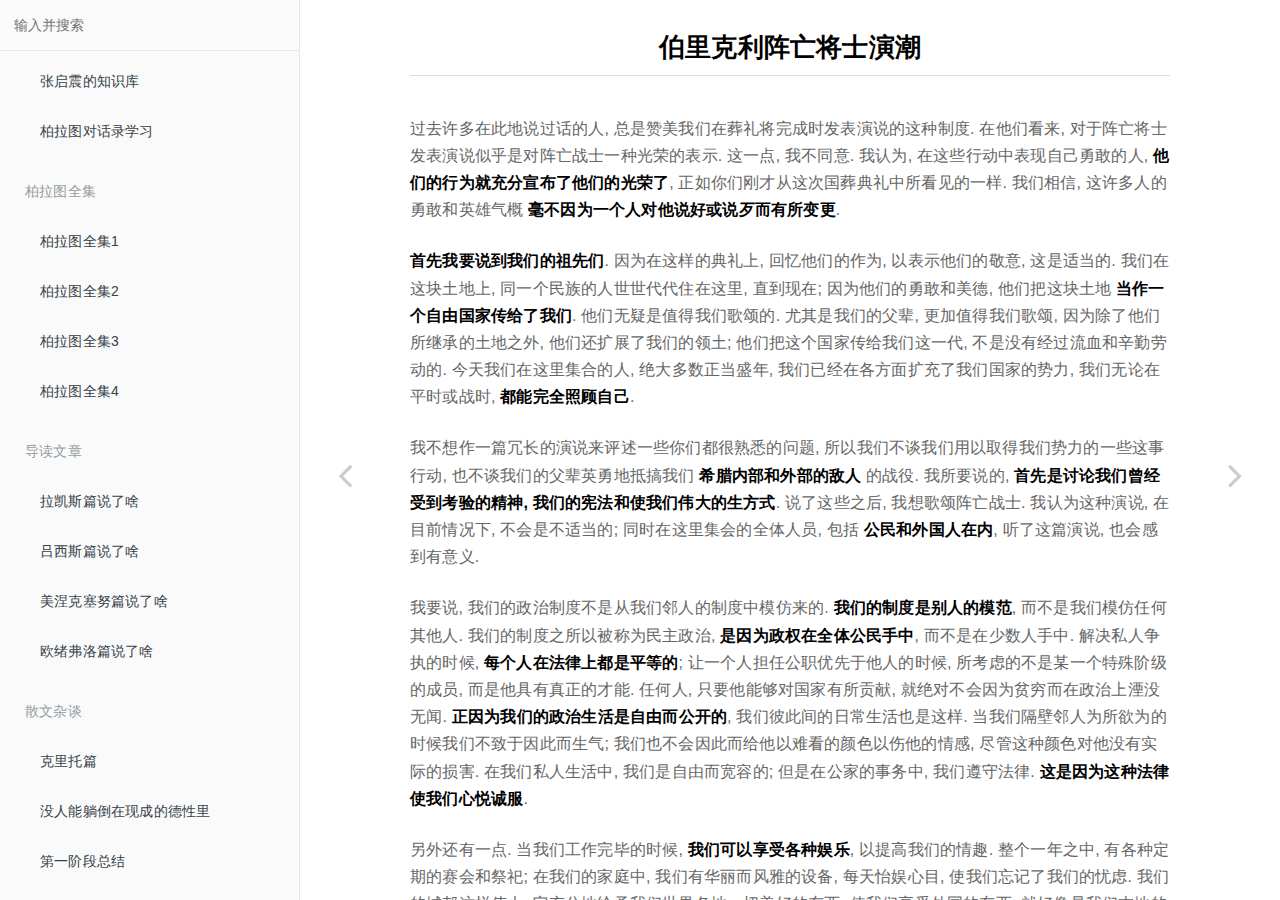
<file: html/content/伯利克利阵亡将士演讲.html>
<!DOCTYPE HTML>
<html lang="zh-hans" >
    <head>
        <meta charset="UTF-8">
        <meta content="text/html; charset=utf-8" http-equiv="Content-Type">
        <title>伯里克利阵亡将士演讲 · 前台用户手册</title>
        <meta http-equiv="X-UA-Compatible" content="IE=edge" />
        <meta name="description" content="">
        <meta name="generator" content="GitBook 3.2.3">
        <meta name="author" content="张启震">
        
        
    
    
    <link rel="stylesheet" href="../gitbook/style.css">

    
            
                
                <link rel="stylesheet" href="../gitbook/gitbook-plugin-back-to-top-button/plugin.css">
                
            
                
                <link rel="stylesheet" href="../gitbook/gitbook-plugin-image-captions/image-captions.css">
                
            
                
                <link rel="stylesheet" href="../gitbook/gitbook-plugin-search-plus/search.css">
                
            
                
                <link rel="stylesheet" href="../gitbook/gitbook-plugin-prism/prism.css">
                
            
                
                <link rel="stylesheet" href="../gitbook/gitbook-plugin-katex/katex.min.css">
                
            
                
                <link rel="stylesheet" href="../gitbook/gitbook-plugin-mermaid-gb3/mermaid/mermaid.css">
                
            
                
                <link rel="stylesheet" href="../gitbook/gitbook-plugin-tbfed-pagefooter/footer.css">
                
            
                
                <link rel="stylesheet" href="../gitbook/gitbook-plugin-expandable-chapters-small/expandable-chapters-small.css">
                
            
                
                <link rel="stylesheet" href="https://maxcdn.bootstrapcdn.com/bootstrap/3.3.7/css/bootstrap.min.css">
                
            
                
                <link rel="stylesheet" href="../gitbook/gitbook-plugin-sectionx/sectionx.css">
                
            
                
                <link rel="stylesheet" href="../gitbook/gitbook-plugin-alerts/style.css">
                
            
                
                <link rel="stylesheet" href="../gitbook/gitbook-plugin-tags/plugin.css">
                
            
                
                <link rel="stylesheet" href="../gitbook/gitbook-plugin-fontsettings/website.css">
                
            
                
                <link rel="stylesheet" href="../gitbook/gitbook-plugin-theme-comscore/test.css">
                
            
        

    

    
        
        <link rel="stylesheet" href="../css/html.css">
        
    


    

        
    
    
    
    
    
    <meta name="HandheldFriendly" content="true"/>
    <meta name="viewport" content="width=device-width, initial-scale=1, user-scalable=no">
    <meta name="apple-mobile-web-app-capable" content="yes">
    <meta name="apple-mobile-web-app-status-bar-style" content="black">
    <link rel="apple-touch-icon-precomposed" sizes="152x152" href="../gitbook/images/apple-touch-icon-precomposed-152.png">
    <link rel="shortcut icon" href="../gitbook/images/favicon.ico" type="image/x-icon">

    
    <link rel="next" href="罗素西方哲学史第二章.html" />
    
    
    <link rel="prev" href="波斯人的政治选择.html" />
    

    
    
    
    

    
    <link rel="stylesheet" href="../gitbook/gitbook-plugin-chart/c3/c3.min.css">
    <script src="../gitbook/gitbook-plugin-chart/c3/d3.min.js"></script>
    <script src="../gitbook/gitbook-plugin-chart/c3/c3.min.js"></script>
    

    <script src="../gitbook/gitbook-plugin-graph/d3.min.js"></script>
    <script src="../gitbook/gitbook-plugin-graph/function-plot.js"></script>    

    </head>
    <body>
        
<div class="book">
    <div class="book-summary">
        
            
<div id="book-search-input" role="search">
    <input type="text" placeholder="输入并搜索" />
</div>

            
                <nav role="navigation">
                


<ul class="summary">
    
    
    
    

    

    
        
        
    
        <li class="chapter " data-level="1.1" >
            
                <a target="_blank" href="https://zhangqizhen.cn/">
            
                    
                    张启震的知识库
            
                </a>
            

            
        </li>
    
        <li class="chapter " data-level="1.2" data-path="../">
            
                <a href="../">
            
                    
                    柏拉图对话录学习
            
                </a>
            

            
        </li>
    

    
        
        <li class="header">柏拉图全集</li>
        
        
    
        <li class="chapter " data-level="2.1" >
            
                <a target="_blank" href="https://zhangqizhen.cn/book/%E6%9F%8F%E6%8B%89%E5%9B%BE%E5%85%A8%E9%9B%861.pdf">
            
                    
                    柏拉图全集1
            
                </a>
            

            
        </li>
    
        <li class="chapter " data-level="2.2" >
            
                <a target="_blank" href="https://zhangqizhen.cn/book/%E6%9F%8F%E6%8B%89%E5%9B%BE%E5%85%A8%E9%9B%862.pdf">
            
                    
                    柏拉图全集2
            
                </a>
            

            
        </li>
    
        <li class="chapter " data-level="2.3" >
            
                <a target="_blank" href="https://zhangqizhen.cn/book/%E6%9F%8F%E6%8B%89%E5%9B%BE%E5%85%A8%E9%9B%863.pdf">
            
                    
                    柏拉图全集3
            
                </a>
            

            
        </li>
    
        <li class="chapter " data-level="2.4" >
            
                <a target="_blank" href="https://zhangqizhen.cn/book/%E6%9F%8F%E6%8B%89%E5%9B%BE%E5%85%A8%E9%9B%864.pdf">
            
                    
                    柏拉图全集4
            
                </a>
            

            
        </li>
    

    
        
        <li class="header">导读文章</li>
        
        
    
        <li class="chapter " data-level="3.1" data-path="拉凯斯篇说了啥.html">
            
                <a href="拉凯斯篇说了啥.html">
            
                    
                    拉凯斯篇说了啥
            
                </a>
            

            
        </li>
    
        <li class="chapter " data-level="3.2" data-path="吕西斯篇说了啥.html">
            
                <a href="吕西斯篇说了啥.html">
            
                    
                    吕西斯篇说了啥
            
                </a>
            

            
        </li>
    
        <li class="chapter " data-level="3.3" data-path="美涅克塞努篇讲了啥.html">
            
                <a href="美涅克塞努篇讲了啥.html">
            
                    
                    美涅克塞努篇说了啥
            
                </a>
            

            
        </li>
    
        <li class="chapter " data-level="3.4" data-path="欧绪弗洛篇说了啥.html">
            
                <a href="欧绪弗洛篇说了啥.html">
            
                    
                    欧绪弗洛篇说了啥
            
                </a>
            

            
        </li>
    

    
        
        <li class="header">散文杂谈</li>
        
        
    
        <li class="chapter " data-level="4.1" data-path="克里托篇.html">
            
                <a href="克里托篇.html">
            
                    
                    克里托篇
            
                </a>
            

            
        </li>
    
        <li class="chapter " data-level="4.2" data-path="没有人能躺倒在现成的德性里.html">
            
                <a href="没有人能躺倒在现成的德性里.html">
            
                    
                    没人能躺倒在现成的德性里
            
                </a>
            

            
        </li>
    
        <li class="chapter " data-level="4.3" data-path="第一阶段总结.html">
            
                <a href="第一阶段总结.html">
            
                    
                    第一阶段总结
            
                </a>
            

            
        </li>
    

    
        
        <li class="header">其他资料</li>
        
        
    
        <li class="chapter " data-level="5.1" data-path="波斯人的政治选择.html">
            
                <a href="波斯人的政治选择.html">
            
                    
                    波斯人的政治选择
            
                </a>
            

            
        </li>
    
        <li class="chapter active" data-level="5.2" data-path="伯利克利阵亡将士演讲.html">
            
                <a href="伯利克利阵亡将士演讲.html">
            
                    
                    伯里克利阵亡将士演讲
            
                </a>
            

            
        </li>
    
        <li class="chapter " data-level="5.3" data-path="罗素西方哲学史第二章.html">
            
                <a href="罗素西方哲学史第二章.html">
            
                    
                    罗素西方哲学第二章
            
                </a>
            

            
        </li>
    
        <li class="chapter " data-level="5.4" data-path="在雅典人面前赞美雅典人两则.html">
            
                <a href="在雅典人面前赞美雅典人两则.html">
            
                    
                    在雅典人面前赞美雅典人两则
            
                </a>
            

            
        </li>
    

    

    <li class="divider"></li>

    <li>
        <a href="https://www.gitbook.com" target="blank" class="gitbook-link">
            本书使用 GitBook 发布
        </a>
    </li>
</ul>


                </nav>
            
        
    </div>

    <div class="book-body">
        
            <div class="body-inner">
                
                    

<div class="book-header" role="navigation">
    

    <!-- Title -->
    <h1>
        <i class="fa fa-circle-o-notch fa-spin"></i>
        <a href=".." >伯里克利阵亡将士演讲</a>
    </h1>
</div>




                    <div class="page-wrapper" tabindex="-1" role="main">
                        <div class="page-inner">
                            
<div class="search-plus" id="book-search-results">
    <div class="search-noresults">
    
                                <section class="normal markdown-section">
                                
                                <h1 id="&#x4F2F;&#x91CC;&#x514B;&#x5229;&#x9635;&#x4EA1;&#x5C06;&#x58EB;&#x6F14;&#x6F6E;">&#x4F2F;&#x91CC;&#x514B;&#x5229;&#x9635;&#x4EA1;&#x5C06;&#x58EB;&#x6F14;&#x6F6E;</h1>
<p>&#x8FC7;&#x53BB;&#x8BB8;&#x591A;&#x5728;&#x6B64;&#x5730;&#x8BF4;&#x8FC7;&#x8BDD;&#x7684;&#x4EBA;, &#x603B;&#x662F;&#x8D5E;&#x7F8E;&#x6211;&#x4EEC;&#x5728;&#x846C;&#x793C;&#x5C06;&#x5B8C;&#x6210;&#x65F6;&#x53D1;&#x8868;&#x6F14;&#x8BF4;&#x7684;&#x8FD9;&#x79CD;&#x5236;&#x5EA6;. &#x5728;&#x4ED6;&#x4EEC;&#x770B;&#x6765;, &#x5BF9;&#x4E8E;&#x9635;&#x4EA1;&#x5C06;&#x58EB;&#x53D1;&#x8868;&#x6F14;&#x8BF4;&#x4F3C;&#x4E4E;&#x662F;&#x5BF9;&#x9635;&#x4EA1;&#x6218;&#x58EB;&#x4E00;&#x79CD;&#x5149;&#x8363;&#x7684;&#x8868;&#x793A;. &#x8FD9;&#x4E00;&#x70B9;, &#x6211;&#x4E0D;&#x540C;&#x610F;. &#x6211;&#x8BA4;&#x4E3A;, &#x5728;&#x8FD9;&#x4E9B;&#x884C;&#x52A8;&#x4E2D;&#x8868;&#x73B0;&#x81EA;&#x5DF1;&#x52C7;&#x6562;&#x7684;&#x4EBA;, <strong>&#x4ED6;&#x4EEC;&#x7684;&#x884C;&#x4E3A;&#x5C31;&#x5145;&#x5206;&#x5BA3;&#x5E03;&#x4E86;&#x4ED6;&#x4EEC;&#x7684;&#x5149;&#x8363;&#x4E86;</strong>, &#x6B63;&#x5982;&#x4F60;&#x4EEC;&#x521A;&#x624D;&#x4ECE;&#x8FD9;&#x6B21;&#x56FD;&#x846C;&#x5178;&#x793C;&#x4E2D;&#x6240;&#x770B;&#x89C1;&#x7684;&#x4E00;&#x6837;. &#x6211;&#x4EEC;&#x76F8;&#x4FE1;, &#x8FD9;&#x8BB8;&#x591A;&#x4EBA;&#x7684;&#x52C7;&#x6562;&#x548C;&#x82F1;&#x96C4;&#x6C14;&#x6982; <strong>&#x6BEB;&#x4E0D;&#x56E0;&#x4E3A;&#x4E00;&#x4E2A;&#x4EBA;&#x5BF9;&#x4ED6;&#x8BF4;&#x597D;&#x6216;&#x8BF4;&#x6B79;&#x800C;&#x6709;&#x6240;&#x53D8;&#x66F4;</strong>.</p>
<p><strong>&#x9996;&#x5148;&#x6211;&#x8981;&#x8BF4;&#x5230;&#x6211;&#x4EEC;&#x7684;&#x7956;&#x5148;&#x4EEC;</strong>. &#x56E0;&#x4E3A;&#x5728;&#x8FD9;&#x6837;&#x7684;&#x5178;&#x793C;&#x4E0A;, &#x56DE;&#x5FC6;&#x4ED6;&#x4EEC;&#x7684;&#x4F5C;&#x4E3A;, &#x4EE5;&#x8868;&#x793A;&#x4ED6;&#x4EEC;&#x7684;&#x656C;&#x610F;, &#x8FD9;&#x662F;&#x9002;&#x5F53;&#x7684;. &#x6211;&#x4EEC;&#x5728;&#x8FD9;&#x5757;&#x571F;&#x5730;&#x4E0A;, &#x540C;&#x4E00;&#x4E2A;&#x6C11;&#x65CF;&#x7684;&#x4EBA;&#x4E16;&#x4E16;&#x4EE3;&#x4EE3;&#x4F4F;&#x5728;&#x8FD9;&#x91CC;, &#x76F4;&#x5230;&#x73B0;&#x5728;; &#x56E0;&#x4E3A;&#x4ED6;&#x4EEC;&#x7684;&#x52C7;&#x6562;&#x548C;&#x7F8E;&#x5FB7;, &#x4ED6;&#x4EEC;&#x628A;&#x8FD9;&#x5757;&#x571F;&#x5730; <strong>&#x5F53;&#x4F5C;&#x4E00;&#x4E2A;&#x81EA;&#x7531;&#x56FD;&#x5BB6;&#x4F20;&#x7ED9;&#x4E86;&#x6211;&#x4EEC;</strong>. &#x4ED6;&#x4EEC;&#x65E0;&#x7591;&#x662F;&#x503C;&#x5F97;&#x6211;&#x4EEC;&#x6B4C;&#x9882;&#x7684;. &#x5C24;&#x5176;&#x662F;&#x6211;&#x4EEC;&#x7684;&#x7236;&#x8F88;, &#x66F4;&#x52A0;&#x503C;&#x5F97;&#x6211;&#x4EEC;&#x6B4C;&#x9882;, &#x56E0;&#x4E3A;&#x9664;&#x4E86;&#x4ED6;&#x4EEC;&#x6240;&#x7EE7;&#x627F;&#x7684;&#x571F;&#x5730;&#x4E4B;&#x5916;, &#x4ED6;&#x4EEC;&#x8FD8;&#x6269;&#x5C55;&#x4E86;&#x6211;&#x4EEC;&#x7684;&#x9886;&#x571F;; &#x4ED6;&#x4EEC;&#x628A;&#x8FD9;&#x4E2A;&#x56FD;&#x5BB6;&#x4F20;&#x7ED9;&#x6211;&#x4EEC;&#x8FD9;&#x4E00;&#x4EE3;, &#x4E0D;&#x662F;&#x6CA1;&#x6709;&#x7ECF;&#x8FC7;&#x6D41;&#x8840;&#x548C;&#x8F9B;&#x52E4;&#x52B3;&#x52A8;&#x7684;. &#x4ECA;&#x5929;&#x6211;&#x4EEC;&#x5728;&#x8FD9;&#x91CC;&#x96C6;&#x5408;&#x7684;&#x4EBA;, &#x7EDD;&#x5927;&#x591A;&#x6570;&#x6B63;&#x5F53;&#x76DB;&#x5E74;, &#x6211;&#x4EEC;&#x5DF2;&#x7ECF;&#x5728;&#x5404;&#x65B9;&#x9762;&#x6269;&#x5145;&#x4E86;&#x6211;&#x4EEC;&#x56FD;&#x5BB6;&#x7684;&#x52BF;&#x529B;, &#x6211;&#x4EEC;&#x65E0;&#x8BBA;&#x5728;&#x5E73;&#x65F6;&#x6216;&#x6218;&#x65F6;, <strong>&#x90FD;&#x80FD;&#x5B8C;&#x5168;&#x7167;&#x987E;&#x81EA;&#x5DF1;</strong>.</p>
<p>&#x6211;&#x4E0D;&#x60F3;&#x4F5C;&#x4E00;&#x7BC7;&#x5197;&#x957F;&#x7684;&#x6F14;&#x8BF4;&#x6765;&#x8BC4;&#x8FF0;&#x4E00;&#x4E9B;&#x4F60;&#x4EEC;&#x90FD;&#x5F88;&#x719F;&#x6089;&#x7684;&#x95EE;&#x9898;, &#x6240;&#x4EE5;&#x6211;&#x4EEC;&#x4E0D;&#x8C08;&#x6211;&#x4EEC;&#x7528;&#x4EE5;&#x53D6;&#x5F97;&#x6211;&#x4EEC;&#x52BF;&#x529B;&#x7684;&#x4E00;&#x4E9B;&#x8FD9;&#x4E8B;&#x884C;&#x52A8;, &#x4E5F;&#x4E0D;&#x8C08;&#x6211;&#x4EEC;&#x7684;&#x7236;&#x8F88;&#x82F1;&#x52C7;&#x5730;&#x62B5;&#x641E;&#x6211;&#x4EEC; <strong>&#x5E0C;&#x814A;&#x5185;&#x90E8;&#x548C;&#x5916;&#x90E8;&#x7684;&#x654C;&#x4EBA;</strong> &#x7684;&#x6218;&#x5F79;. &#x6211;&#x6240;&#x8981;&#x8BF4;&#x7684;, <strong>&#x9996;&#x5148;&#x662F;&#x8BA8;&#x8BBA;&#x6211;&#x4EEC;&#x66FE;&#x7ECF;&#x53D7;&#x5230;&#x8003;&#x9A8C;&#x7684;&#x7CBE;&#x795E;, &#x6211;&#x4EEC;&#x7684;&#x5BAA;&#x6CD5;&#x548C;&#x4F7F;&#x6211;&#x4EEC;&#x4F1F;&#x5927;&#x7684;&#x751F;&#x65B9;&#x5F0F;</strong>. &#x8BF4;&#x4E86;&#x8FD9;&#x4E9B;&#x4E4B;&#x540E;, &#x6211;&#x60F3;&#x6B4C;&#x9882;&#x9635;&#x4EA1;&#x6218;&#x58EB;. &#x6211;&#x8BA4;&#x4E3A;&#x8FD9;&#x79CD;&#x6F14;&#x8BF4;, &#x5728;&#x76EE;&#x524D;&#x60C5;&#x51B5;&#x4E0B;, &#x4E0D;&#x4F1A;&#x662F;&#x4E0D;&#x9002;&#x5F53;&#x7684;; &#x540C;&#x65F6;&#x5728;&#x8FD9;&#x91CC;&#x96C6;&#x4F1A;&#x7684;&#x5168;&#x4F53;&#x4EBA;&#x5458;, &#x5305;&#x62EC; <strong>&#x516C;&#x6C11;&#x548C;&#x5916;&#x56FD;&#x4EBA;&#x5728;&#x5185;</strong>, &#x542C;&#x4E86;&#x8FD9;&#x7BC7;&#x6F14;&#x8BF4;, &#x4E5F;&#x4F1A;&#x611F;&#x5230;&#x6709;&#x610F;&#x4E49;.</p>
<p>&#x6211;&#x8981;&#x8BF4;, &#x6211;&#x4EEC;&#x7684;&#x653F;&#x6CBB;&#x5236;&#x5EA6;&#x4E0D;&#x662F;&#x4ECE;&#x6211;&#x4EEC;&#x90BB;&#x4EBA;&#x7684;&#x5236;&#x5EA6;&#x4E2D;&#x6A21;&#x4EFF;&#x6765;&#x7684;. <strong>&#x6211;&#x4EEC;&#x7684;&#x5236;&#x5EA6;&#x662F;&#x522B;&#x4EBA;&#x7684;&#x6A21;&#x8303;</strong>, &#x800C;&#x4E0D;&#x662F;&#x6211;&#x4EEC;&#x6A21;&#x4EFF;&#x4EFB;&#x4F55;&#x5176;&#x4ED6;&#x4EBA;. &#x6211;&#x4EEC;&#x7684;&#x5236;&#x5EA6;&#x4E4B;&#x6240;&#x4EE5;&#x88AB;&#x79F0;&#x4E3A;&#x6C11;&#x4E3B;&#x653F;&#x6CBB;, <strong>&#x662F;&#x56E0;&#x4E3A;&#x653F;&#x6743;&#x5728;&#x5168;&#x4F53;&#x516C;&#x6C11;&#x624B;&#x4E2D;</strong>, &#x800C;&#x4E0D;&#x662F;&#x5728;&#x5C11;&#x6570;&#x4EBA;&#x624B;&#x4E2D;. &#x89E3;&#x51B3;&#x79C1;&#x4EBA;&#x4E89;&#x6267;&#x7684;&#x65F6;&#x5019;, <strong>&#x6BCF;&#x4E2A;&#x4EBA;&#x5728;&#x6CD5;&#x5F8B;&#x4E0A;&#x90FD;&#x662F;&#x5E73;&#x7B49;&#x7684;</strong>; &#x8BA9;&#x4E00;&#x4E2A;&#x4EBA;&#x62C5;&#x4EFB;&#x516C;&#x804C;&#x4F18;&#x5148;&#x4E8E;&#x4ED6;&#x4EBA;&#x7684;&#x65F6;&#x5019;, &#x6240;&#x8003;&#x8651;&#x7684;&#x4E0D;&#x662F;&#x67D0;&#x4E00;&#x4E2A;&#x7279;&#x6B8A;&#x9636;&#x7EA7;&#x7684;&#x6210;&#x5458;, &#x800C;&#x662F;&#x4ED6;&#x5177;&#x6709;&#x771F;&#x6B63;&#x7684;&#x624D;&#x80FD;. &#x4EFB;&#x4F55;&#x4EBA;, &#x53EA;&#x8981;&#x4ED6;&#x80FD;&#x591F;&#x5BF9;&#x56FD;&#x5BB6;&#x6709;&#x6240;&#x8D21;&#x732E;, &#x5C31;&#x7EDD;&#x5BF9;&#x4E0D;&#x4F1A;&#x56E0;&#x4E3A;&#x8D2B;&#x7A77;&#x800C;&#x5728;&#x653F;&#x6CBB;&#x4E0A;&#x6E6E;&#x6CA1;&#x65E0;&#x95FB;. <strong>&#x6B63;&#x56E0;&#x4E3A;&#x6211;&#x4EEC;&#x7684;&#x653F;&#x6CBB;&#x751F;&#x6D3B;&#x662F;&#x81EA;&#x7531;&#x800C;&#x516C;&#x5F00;&#x7684;</strong>, &#x6211;&#x4EEC;&#x5F7C;&#x6B64;&#x95F4;&#x7684;&#x65E5;&#x5E38;&#x751F;&#x6D3B;&#x4E5F;&#x662F;&#x8FD9;&#x6837;. &#x5F53;&#x6211;&#x4EEC;&#x9694;&#x58C1;&#x90BB;&#x4EBA;&#x4E3A;&#x6240;&#x6B32;&#x4E3A;&#x7684;&#x65F6;&#x5019;&#x6211;&#x4EEC;&#x4E0D;&#x81F4;&#x4E8E;&#x56E0;&#x6B64;&#x800C;&#x751F;&#x6C14;; &#x6211;&#x4EEC;&#x4E5F;&#x4E0D;&#x4F1A;&#x56E0;&#x6B64;&#x800C;&#x7ED9;&#x4ED6;&#x4EE5;&#x96BE;&#x770B;&#x7684;&#x989C;&#x8272;&#x4EE5;&#x4F24;&#x4ED6;&#x7684;&#x60C5;&#x611F;, &#x5C3D;&#x7BA1;&#x8FD9;&#x79CD;&#x989C;&#x8272;&#x5BF9;&#x4ED6;&#x6CA1;&#x6709;&#x5B9E;&#x9645;&#x7684;&#x635F;&#x5BB3;. &#x5728;&#x6211;&#x4EEC;&#x79C1;&#x4EBA;&#x751F;&#x6D3B;&#x4E2D;, &#x6211;&#x4EEC;&#x662F;&#x81EA;&#x7531;&#x800C;&#x5BBD;&#x5BB9;&#x7684;; &#x4F46;&#x662F;&#x5728;&#x516C;&#x5BB6;&#x7684;&#x4E8B;&#x52A1;&#x4E2D;, &#x6211;&#x4EEC;&#x9075;&#x5B88;&#x6CD5;&#x5F8B;. <strong>&#x8FD9;&#x662F;&#x56E0;&#x4E3A;&#x8FD9;&#x79CD;&#x6CD5;&#x5F8B;&#x4F7F;&#x6211;&#x4EEC;&#x5FC3;&#x60A6;&#x8BDA;&#x670D;</strong>.</p>
<p>&#x53E6;&#x5916;&#x8FD8;&#x6709;&#x4E00;&#x70B9;. &#x5F53;&#x6211;&#x4EEC;&#x5DE5;&#x4F5C;&#x5B8C;&#x6BD5;&#x7684;&#x65F6;&#x5019;, <strong>&#x6211;&#x4EEC;&#x53EF;&#x4EE5;&#x4EAB;&#x53D7;&#x5404;&#x79CD;&#x5A31;&#x4E50;</strong>, &#x4EE5;&#x63D0;&#x9AD8;&#x6211;&#x4EEC;&#x7684;&#x60C5;&#x8DA3;. &#x6574;&#x4E2A;&#x4E00;&#x5E74;&#x4E4B;&#x4E2D;, &#x6709;&#x5404;&#x79CD;&#x5B9A;&#x671F;&#x7684;&#x8D5B;&#x4F1A;&#x548C;&#x796D;&#x7940;; &#x5728;&#x6211;&#x4EEC;&#x7684;&#x5BB6;&#x5EAD;&#x4E2D;, &#x6211;&#x4EEC;&#x6709;&#x534E;&#x4E3D;&#x800C;&#x98CE;&#x96C5;&#x7684;&#x8BBE;&#x5907;, &#x6BCF;&#x5929;&#x6021;&#x5A31;&#x5FC3;&#x76EE;, &#x4F7F;&#x6211;&#x4EEC;&#x5FD8;&#x8BB0;&#x4E86;&#x6211;&#x4EEC;&#x7684;&#x5FE7;&#x8651;. &#x6211;&#x4EEC;&#x7684;&#x57CE;&#x90A6;&#x8FD9;&#x6837;&#x4F1F;&#x5927;, &#x5B83;&#x5145;&#x5206;&#x5730;&#x7ED9;&#x4E88;&#x6211;&#x4EEC;&#x4E16;&#x754C;&#x5404;&#x5730;&#x4E00;&#x5207;&#x7F8E;&#x597D;&#x7684;&#x4E1C;&#x897F;, &#x4F7F;&#x6211;&#x4EEC;&#x4EAB;&#x53D7;&#x5916;&#x56FD;&#x7684;&#x4E1C;&#x897F;, &#x5C31;&#x597D;&#x50CF;&#x662F;&#x6211;&#x4EEC;&#x672C;&#x5730;&#x7684;&#x51FA;&#x4EA7;&#x54C1;&#x4E00;&#x6837;.</p>
<p>&#x6211;&#x4EEC;&#x662F;&#x81EA;&#x613F;&#x5730; <strong>&#x4EE5;&#x8F7B;&#x677E;&#x7684;&#x60C5;&#x7EEA;&#x6765;&#x5E94;&#x4ED8;&#x5371;&#x9669;&#x7684;</strong>, &#x800C;&#x4E0D;&#x662F;&#x7528;&#x90A3;&#x79CD;&#x8270;&#x82E6;&#x7684;&#x8BAD;&#x7EC3;. &#x6211;&#x4EEC;&#x7684;&#x52C7;&#x6562;&#x662F; <strong>&#x4ECE;&#x6211;&#x4EEC;&#x7684;&#x751F;&#x6D3B;&#x65B9;&#x5F0F;&#x4E2D;&#x81EA;&#x7136;&#x4EA7;&#x751F;&#x7684;</strong>, &#x800C;&#x4E0D;&#x662F;&#x56E0;&#x4E3A;&#x56FD;&#x5BB6;&#x7684;&#x6CD5;&#x5F8B;&#x7684;&#x5F3A;&#x8FEB;; &#x6211;&#x8BA4;&#x4E3A;&#x8FD9;&#x4E9B;&#x662F;&#x6211;&#x4EEC;&#x7684;&#x4F18;&#x70B9;. &#x6211;&#x4EEC;&#x4E0D;&#x82B1;&#x8D39;&#x65F6;&#x95F4;&#x6765;&#x8BAD;&#x7EC3;&#x81EA;&#x5DF1;&#x5FCD;&#x53D7;&#x90A3;&#x4E9B;&#x5C1A;&#x672A;&#x6765;&#x5230;&#x7684;&#x75DB;&#x82E6;, &#x4F46;&#x662F;&#x5F53;&#x6211;&#x4EEC;&#x771F;&#x7684;&#x9047;&#x5230;&#x75DB;&#x82E6;&#x7684;&#x65F6;&#x5019;, &#x6211;&#x4EEC;&#x8868;&#x73B0;&#x51FA;&#x6211;&#x4EEC;&#x81EA;&#x5DF1;&#x6B63;&#x548C;&#x90A3;&#x4E9B;&#x7ECF;&#x5E38;&#x53D7;&#x5230;&#x8BAD;&#x7EC3;&#x7684;&#x4E00;&#x6837;&#x52C7;&#x6562;. &#x6211;&#x8BA4;&#x4E3A;&#x8FD9;&#x662F;&#x6211;&#x4EEC;&#x7684;&#x57CE;&#x90A6;&#x503C;&#x5F97;&#x5D07;&#x62DC;&#x4E4B;&#x5904;. &#x5F53;&#x7136;&#x8FD8;&#x6709;&#x5176;&#x4ED6;&#x4F18;&#x70B9;.</p>
<p>&#x6211;&#x4EEC;&#x7231;&#x597D;&#x7F8E;&#x4E3D;, &#x4F46;&#x662F;&#x6CA1;&#x6709;&#x56E0;&#x6B64;&#x800C;&#x53D8;&#x5F97;&#x5962;&#x4F88;; &#x6211;&#x4EEC;&#x7231;&#x597D;&#x667A;&#x6167;, &#x4F46;&#x662F;&#x6CA1;&#x6709;&#x56E0;&#x6B64;&#x800C;&#x53D8;&#x5F97;&#x67D4;&#x5F31;. &#x6211;&#x4EEC;&#x628A;&#x8D22;&#x5BCC;&#x5F53;&#x4F5C;&#x53EF;&#x4EE5;&#x9002;&#x5F53;&#x5229;&#x7528;&#x7684;&#x4E1C;&#x897F;, &#x800C;&#x6CA1;&#x6709;&#x628A;&#x5B83;&#x5F53;&#x4F5C;&#x53EF;&#x4EE5;&#x5938;&#x8000;&#x81EA;&#x5DF1;&#x7684;&#x672C;&#x94B1;. &#x81F3;&#x4E8E;&#x8D2B;&#x7A77;, &#x8C01;&#x4E5F;&#x4E0D;&#x5FC5;&#x627F;&#x8BA4;&#x81EA;&#x5DF1;&#x7684;&#x8D2B;&#x7A77;&#x4E3A;&#x803B;, &#x771F;&#x6B63;&#x7684;&#x803B;&#x8FB1;&#x662F;&#x4E3A;&#x907F;&#x514D;&#x8D2B;&#x7A77;&#x800C;&#x4E0D;&#x62E9;&#x624B;&#x6BB5;. &#x5728;&#x6211;&#x4EEC;&#x8FD9;&#x91CC;, &#x6BCF;&#x4E00;&#x4E2A;&#x4EBA;&#x6240;&#x5173;&#x5FC3;&#x7684;, &#x4E0D;&#x4EC5;&#x662F;&#x4ED6;&#x81EA;&#x5DF1;&#x7684;&#x4E8B;&#x52A1;, &#x800C;&#x4E14;&#x4E5F;&#x5173;&#x5FC3;&#x56FD;&#x5BB6;&#x7684;&#x4E8B;&#x52A1;; &#x8FD9;&#x5C31;&#x662F;&#x90A3;&#x4E9B;&#x6700;&#x5FD9;&#x4E8E;&#x4ED6;&#x4EEC;&#x81EA;&#x5DF1;&#x7684;&#x4E8B;&#x52A1;&#x7684;&#x4EBA;, &#x5BF9;&#x4E8E;&#x4E00;&#x822C;&#x653F;&#x6CBB;&#x4E5F;&#x5F88;&#x719F;&#x6089; -- &#x8FD9;&#x662F;&#x6211;&#x4EEC;&#x7684;&#x4E00;&#x4E2A;&#x7279;: <strong>&#x4E00;&#x4E2A;&#x4E0D;&#x5173;&#x5FC3;&#x653F;&#x6CBB;&#x7684;&#x4EBA;, &#x6211;&#x4EEC;&#x4E0D;&#x8BF4;&#x4ED6;&#x662F;&#x4E00;&#x4E2A;&#x53EA;&#x91CD;&#x6CE8;&#x81EA;&#x5DF1;&#x7684;&#x4E8B;&#x52A1;&#x7684;&#x4EBA;, &#x800C;&#x662F;&#x8BF4;&#x4ED6;&#x6839;&#x672C;&#x6CA1;&#x6709;&#x4E8B;&#x52A1;</strong>. &#x6211;&#x4EEC;&#x516C;&#x6C11;&#x81EA;&#x5DF1;&#x51B3;&#x5B9A;&#x6211;&#x4EEC;&#x7684;&#x653F;&#x7B56;, &#x6211;&#x4EEC;&#x7684;&#x653F;&#x7B56;&#x4E5F;&#x5C06;&#x5F97;&#x5230;&#x5E7F;&#x6CDB;&#x7684;&#x8BA8;&#x8BBA;. &#x6211;&#x4EEC;&#x8BA4;&#x4E3A;&#x8A00;&#x8BBA;&#x548C;&#x884C;&#x52A8;&#x4E4B;&#x95F4;&#x6CA1;&#x6709;&#x77DB;&#x76FE;, &#x6700;&#x574F;&#x7684;&#x4E8B;&#x60C5;&#x5C31;&#x662F; <strong>&#x6CA1;&#x6709;&#x7ECF;&#x8FC7;&#x6070;&#x5F53;&#x7684;&#x8BA8;&#x8BBA;</strong>, &#x5C31;&#x8D38;&#x7136;&#x5F00;&#x59CB;&#x884C;&#x52A8;; &#x8FD9;&#x4E00;&#x70B9;&#x53C8;&#x662F;&#x6211;&#x4EEC;&#x548C;&#x5176;&#x4ED6;&#x5730;&#x65B9;&#x7684;&#x4EBA;&#x6C11;&#x4E0D;&#x540C;&#x7684;&#x5730;&#x65B9;. &#x6211;&#x4EEC;&#x6562;&#x4E8E;&#x5192;&#x9669;, &#x540C;&#x65F6;&#x53C8;&#x80FD;&#x591F;&#x5728;&#x8FDB;&#x884C;&#x8FD9;&#x4E00;&#x5192;&#x9669;&#x4E4B;&#x524D;&#x6DF1;&#x601D;&#x719F;&#x8651;. &#x4ED6;&#x4EBA;&#x7684;&#x52C7;&#x6562;, &#x662F;&#x7531;&#x4E8E;&#x65E0;&#x77E5;; &#x5F53;&#x4ED6;&#x4EEC;&#x505C;&#x4E0B;&#x6765;&#x601D;&#x8003;&#x7684;&#x65F6;&#x5019;, &#x4ED6;&#x4EEC;&#x5C31;&#x5F00;&#x59CB;&#x7591;&#x60E7;&#x4E86;. <strong>&#x4F46;&#x662F;&#x771F;&#x6B63;&#x7B97;&#x5F97;&#x4E0A;&#x52C7;&#x6562;&#x7684;&#x4EBA;&#x662F;&#x90A3;&#x4E2A;&#x6700;&#x4E86;&#x89E3;&#x4EBA;&#x751F;&#x7684;&#x8F9B;&#x798F;&#x548C;&#x707E;&#x60A3;, &#x7136;&#x540E;&#x52C7;&#x5F80;&#x76F4;&#x524D;, &#x62C5;&#x5F53;&#x8D77;&#x5C06;&#x6765;&#x4F1A;&#x53D1;&#x751F;&#x7684;&#x4E8B;&#x53D8;&#x4E4B;&#x7ED3;&#x679C;&#x4E4B;&#x4EBA;</strong>.</p>
<p>&#x518D;&#x8005;, <strong>&#x5728;&#x5173;&#x4E8E;&#x53CB;&#x8C0A;&#x7684;&#x95EE;&#x9898;&#x4E0A;</strong>, &#x6211;&#x4EEC;&#x548C;&#x5176;&#x4ED6;&#x5927;&#x591A;&#x6570;&#x4EBA;&#x4E5F;&#x5F62;&#x6210;&#x4E00;&#x4E2A;&#x660E;&#x663E;&#x7684;&#x5BF9;&#x6BD4;. <strong>&#x6211;&#x4EEC;&#x7ED3;&#x4EA4;&#x670B;&#x53CB;&#x7684;&#x65B9;&#x6CD5;&#x662F;&#x7ED9;&#x4ED6;&#x4EBA;&#x4EE5;&#x597D;&#x5904;</strong>, &#x800C;&#x4E0D;&#x662F;&#x4ECE;&#x4ED6;&#x4EEC;&#x65B9;&#x9762;&#x5F97;&#x5230;&#x597D;&#x5904;. &#x8FD9;&#x5C31;&#x4F7F;&#x6211;&#x4EEC;&#x7684;&#x53CB;&#x8C0A;&#x66F4;&#x4E3A;&#x53EF;&#x9760;, &#x56E0;&#x4E3A;&#x6211;&#x4EEC;&#x8981;&#x7EE7;&#x7EED;&#x5BF9;&#x4ED6;&#x4EEC;&#x8868;&#x793A;&#x597D;&#x610F;, &#x4F7F;&#x53D7;&#x60E0;&#x4E8E;&#x6211;&#x4EEC;&#x7684;&#x4EBA;&#x6C38;&#x8FDC;&#x611F;&#x6FC0;&#x6211;&#x4EEC;. &#x4F46;&#x662F;, &#x4E00;&#x4E9B;&#x53D7;&#x4E86;&#x6211;&#x4EEC;&#x6069;&#x60E0;&#x7684;&#x4EBA;, &#x5728;&#x611F;&#x60C5;&#x4E0A;&#x7F3A;&#x5C11;&#x540C;&#x6837;&#x7684;&#x70ED;&#x5FF1;; &#x56E0;&#x4E3A;&#x4ED6;&#x4EEC;&#x89C9;&#x5F97;, &#x5728;&#x4ED6;&#x4EEC;&#x62A5;&#x7B54;&#x6211;&#x4EEC;&#x7684;&#x65F6;&#x5019;, &#x5C31;&#x597D;&#x50CF;&#x507F;&#x8FD8;&#x4E00;&#x7B14;&#x503A;&#x52A1;, &#x800C;&#x4E0D;&#x662F;&#x81EA;&#x89C9;&#x7684;&#x7ED9;&#x4E88;&#x6069;&#x60E0;. <strong>&#x5728;&#x8FD9;&#x65B9;&#x9762;, &#x6211;&#x4EEC;&#x662F;&#x72EC;&#x7279;&#x7684;</strong>. &#x5F53;&#x6211;&#x4EEC;&#x771F;&#x6B63;&#x7ED9;&#x4E88;&#x4ED6;&#x4EBA;&#x7684;&#x6069;&#x60E0;&#x65F6;, &#x6211;&#x4EEC;&#x4E0D;&#x662F;&#x56E0;&#x4E3A;&#x8003;&#x8651;&#x6211;&#x4EEC;&#x7684;&#x5F97;&#x5931;&#x624D;&#x8FD9;&#x6837;&#x505A;&#x7684;, &#x800C;&#x662F;&#x7531;&#x4E8E;&#x6211;&#x4EEC;&#x7684;&#x6177;&#x6168;, &#x6211;&#x4EEC;&#x4E0D;&#x4F1A;&#x56E0;&#x4E3A;&#x8FD9;&#x6837;&#x505A;&#x800C;&#x540E;&#x6094;. &#x56E0;&#x6B64;, &#x5982;&#x679C;&#x628A;&#x4E00;&#x5207;&#x8054;&#x7CFB;&#x8D77;&#x6765;&#x8003;&#x8651;&#x7684;&#x8BDD;, &#x6211;&#x53EF;&#x4EE5;&#x65AD;&#x8A00;, <strong>&#x6211;&#x4EEC;&#x7684;&#x57CE;&#x90A6;&#x662F;&#x5168;&#x5E0C;&#x814A;&#x7684;&#x5B66;&#x6821;</strong>; &#x6211;&#x4EEC;&#x53EF;&#x65AD;&#x8A00;, &#x6211;&#x4EEC;&#x6BCF;&#x4E2A;&#x516C;&#x6C11;, &#x5728;&#x751F;&#x6D3B;&#x7684;&#x5404;&#x4E2A;&#x65B9;&#x9762;, &#x90FD;&#x80FD;&#x72EC;&#x7ACB;&#x81EA;&#x4E3B;; &#x5E76;&#x4E14;&#x5728;&#x8868;&#x73B0;&#x72EC;&#x7ACB;&#x81EA;&#x4E3B;&#x7684;&#x65F6;&#x5019;, <strong>&#x80FD;&#x591F;&#x7279;&#x522B;&#x5730;&#x8868;&#x73B0;&#x6E29;&#x6587;&#x5C14;&#x96C5;&#x548C;&#x591A;&#x624D;&#x591A;&#x827A;</strong>. &#x4E3A;&#x4E86;&#x8BF4;&#x660E;&#x8FD9;&#x5E76;&#x4E0D;&#x662F;&#x5728;&#x8FD9;&#x4E2A;&#x5178;&#x793C;&#x4E0A;&#x7684;&#x7A7A;&#x6D1E;&#x81EA;&#x6211;&#x5439;&#x5618;, &#x800C;&#x662F;&#x771F;&#x6B63;&#x7684;&#x5177;&#x4F53;&#x4E8B;&#x5B9E;, &#x4F60;&#x4EEC;&#x53EA;&#x8981;&#x8003;&#x8651;&#x4E00;&#x4E0B;: &#x6B63;&#x56E0;&#x4E3A;&#x6211;&#x5728;&#x4E0A;&#x9762;&#x6240;&#x8BF4;&#x7684;&#x4F18;&#x826F;&#x54C1;&#x8D28;, &#x6211;&#x4EEC;&#x57CE;&#x90A6;&#x624D;&#x83B7;&#x5F97;&#x4E86;&#x5B83;&#x73B0;&#x5728;&#x7684;&#x52BF;&#x529B;. &#x6211;&#x4EEC;&#x6240;&#x77E5;&#x9053;&#x7684;&#x56FD;&#x5BB6;&#x4E2D;, &#x53EA;&#x6709; <code>&#x96C5;&#x5178;</code> &#x5728;&#x9047;&#x5230;&#x6218;&#x4E89;&#x7684;&#x65F6;&#x5019;, &#x53EF;&#x4EE5;&#x8BC1;&#x660E;&#x5B83;&#x6BD4;&#x4E00;&#x822C;&#x4EBA;&#x6240;&#x60F3;&#x8C61;&#x7684;&#x66F4;&#x4E3A;&#x4F1F;&#x5927;. &#x5728; <code>&#x96C5;&#x5178;</code>&#xFF0C; &#x4E5F;&#x53EA;&#x6709;&#x5728; <code>&#x96C5;&#x5178;</code>, &#x5165;&#x4FB5;&#x7684;&#x654C;&#x4EBA;&#x4E0D;&#x4EE5;&#x6218;&#x8D25;&#x4E3A;&#x803B;&#x8FB1;; &#x53D7;&#x5B83;&#x7EDF;&#x6CBB;&#x7684;&#x5C5E;&#x6C11;&#x4E5F;&#x4E0D;&#x56E0;&#x7EDF;&#x6CBB;&#x8005;&#x4E0D;&#x591F;&#x683C;&#x800C;&#x62A5;&#x6028;. &#x771F;&#x7684;, &#x6211;&#x4EEC;&#x7956;&#x5148;&#x6240;&#x9057;&#x7559;&#x4E0B;&#x7684;&#x56FD;&#x5BB6;&#x6807;&#x5FD7;&#x548C;&#x7EAA;&#x5FF5;&#x7269;&#x662F;&#x5DE8;&#x5927;&#x7684;, &#x4E0D;&#x4F46;&#x73B0;&#x5728;, &#x800C;&#x4E14;&#x540E;&#x4E16;&#x4E5F;&#x4F1A;&#x5BF9;&#x6211;&#x4EEC;&#x8868;&#x793A;&#x8D5E;&#x53F9;. &#x6211;&#x4EEC;&#x4E0D;&#x9700;&#x8981;&#x8377;&#x9A6C;&#x7684;&#x6B4C;&#x9882;, &#x56E0;&#x4E3A;&#x4ED6;&#x4EEC;&#x7684;&#x6B4C;&#x9882;&#x53EA;&#x80FD;&#x4F7F;&#x6211;&#x4EEC;&#x5A31;&#x4E50;&#x4E00;&#x65F6;, &#x800C;&#x4ED6;&#x4EEC;&#x5BF9;&#x4E8E;&#x4E8B;&#x5B9E;&#x7684;&#x4F30;&#x8BA1;&#x4E5F;&#x4E0D;&#x8DB3;&#x4EE5;&#x4EE3;&#x8868;&#x771F;&#x5B9E;&#x7684;&#x60C5;&#x51B5;. &#x56E0;&#x4E3A;&#x6211;&#x4EEC;&#x5192;&#x9669;&#x7CBE;&#x795E;&#x5145;&#x6EA2;&#x7740;&#x6BCF;&#x4E2A;&#x6D77;&#x6D0B;&#x548C;&#x6BCF;&#x5757;&#x9646;&#x5730;; &#x6211;&#x4EEC;&#x5230;&#x5904;&#x5BF9;&#x6211;&#x4EEC;&#x7684;&#x670B;&#x53CB;&#x65BD;&#x4EE5;&#x6069;&#x5FB7;, &#x5BF9;&#x6211;&#x4EEC;&#x7684;&#x654C;&#x4EBA;&#x654C;&#x4EBA;&#x7ED9;&#x4E88;&#x51FB;; &#x5173;&#x4E8E;&#x8FD9;&#x4E9B;&#x4E8B;&#x60C5;, &#x6211;&#x4EEC;&#x5C06;&#x9057;&#x7559;&#x6C38;&#x4E45;&#x7EAA;&#x5FF5;&#x4E8E;&#x540E;&#x4E16;.</p>
<p>&#x8FD9;&#x5C31;&#x662F;&#x8FD9;&#x4E9B;&#x70C8;&#x58EB;&#x4E3A;&#x5B83;&#x6177;&#x6168;&#x800C;&#x6218;, &#x6177;&#x6168;&#x800C;&#x6B7B;&#x7684;&#x4E00;&#x4E2A;&#x57CE;&#x90A6;, &#x56E0;&#x4E3A;&#x4ED6;&#x4EEC;&#x53EA;&#x8981;&#x60F3;&#x5230;&#x4E27;&#x5931;&#x8FD9;&#x4E2A;&#x57CE;&#x90A6;, &#x5C31;&#x4F1A;&#x4E0D;&#x5BD2;&#x800C;&#x6817;. &#x5341;&#x5206;&#x81EA;&#x7136;, &#x6211;&#x4EEC;&#x751F;&#x4E8E;&#x4ED6;&#x4EEC;&#x4E4B;&#x540E;&#x7684;&#x4EBA;, &#x6BCF;&#x4E2A;&#x4EBA;&#x90FD;&#x5E94;&#x5F53;&#x5FCD;&#x53D7;&#x4E00;&#x5207;&#x75DB;&#x82E6;&#x4E3A;&#x5B83;&#x670D;&#x52A1;. &#x56E0;&#x4E3A;&#x8FD9;&#x4E2A;&#x7F18;&#x6545;, &#x6211;&#x8BF4;&#x4E86;&#x8FD9;&#x4E48;&#x591A;&#x8BDD;&#x6765;&#x8BA8;&#x8BBA;&#x6211;&#x4EEC;&#x7684;&#x57CE;&#x90A6;, &#x56E0;&#x4E3A;&#x6211;&#x8981;&#x5F88;&#x6E05;&#x695A;&#x7684;&#x8BF4;&#x660E;, &#x6211;&#x4EEC;&#x6240;&#x4E89;&#x53D6;&#x7684;&#x76EE;&#x6807;&#x6BD4;&#x8D77;&#x5176;&#x4ED6;&#x90A3;&#x4E9B;&#x6CA1;&#x6709;&#x6211;&#x4EEC;&#x5FE7;&#x70B9;&#x7684;&#x4EBA;&#x6240;&#x4E89;&#x53D6;&#x76EE;&#x6807;&#x8FDC;&#x5927;. &#x56E0;&#x6B64;, &#x6211;&#x60F3;&#x7528;&#x5B9E;&#x8BC1;&#x6765;&#x66F4;&#x6E05;&#x695A;&#x5730;&#x8868;&#x8FBE;&#x6211;&#x5BF9;&#x9635;&#x4EA1;&#x5C06;&#x58EB;&#x4EEC;&#x7684;&#x6B4C;&#x9882;. &#x73B0;&#x5728;&#x5BF9;&#x4E8E;&#x4ED6;&#x4EEC;&#x7684;&#x6B4C;&#x9882;&#x7684;&#x6700;&#x8981;&#x7684;&#x90E8;&#x5206;, &#x6211;&#x5DF2;&#x7ECF;&#x8BF4;&#x5B8C;&#x4E86;. &#x6211;&#x5DF2;&#x7ECF;&#x6B4C;&#x9882;&#x4E86;&#x6211;&#x4EEC;&#x7684;&#x57CE;&#x90A6;, &#x4F46;&#x662F;, &#x4F7F;&#x6211;&#x4EEC;&#x7684;&#x57CE;&#x90A6;&#x5149;&#x660E;&#x707F;&#x70C2;&#x7684;&#x662F;&#x8FD9;&#x4E9B;&#x4EBA;&#x548C;&#x7C7B;&#x4F3C;&#x4ED6;&#x4EEC;&#x7684;&#x4EBA;&#x7684;&#x52C7;&#x6562;&#x548C;&#x82F1;&#x96C4;&#x6C14;&#x6982;. &#x540C;&#x65F6;, &#x4F60;&#x4EEC;&#x4E5F;&#x4F1A;&#x53D1;&#x73B0;, &#x8A00;&#x8BCD;&#x662F;&#x4E0D;&#x80FD;&#x514D;&#x516C;&#x5141;&#x5730;&#x8868;&#x8FBE;&#x4ED6;&#x4EEC;&#x7684;&#x884C;&#x4E3A;&#x7684;. &#x5728;&#x6240;&#x7684;&#x5E0C;&#x814A;&#x4EBA;&#x4E2D;&#x95F4;, &#x6709;&#x4ED6;&#x4EEC;&#x8FD9;&#x79CD;&#x52C7;&#x6C14;&#x7684;&#x4EBA;&#x4E5F;&#x4E0D;&#x4F1A;&#x5F88;&#x591A;.</p>
<p>&#x5728;&#x6211;&#x770B;&#x6765;, &#x4ED6;&#x4EEC;&#x7684;&#x90A3;&#x79CD;&#x58EE;&#x70C8;&#x732E;&#x8EAB;, &#x5411;&#x6211;&#x4EEC;&#x8868;&#x73B0;&#x4E86;&#x975E;&#x51E1;&#x7684;&#x82F1;&#x96C4;&#x6C14;&#x6982;, &#x4E0D;&#x7BA1;&#x5B83;&#x662F;&#x521D;&#x6B21;&#x8868;&#x73B0;&#x7684;&#x4E5F;&#x597D;, &#x6216;&#x8005;&#x662F;&#x6700;&#x540E;&#x8BC1;&#x5B9E;&#x7684;&#x4E5F;&#x597D;. &#x4ED6;&#x4EEC;&#x4E2D;&#x95F4;&#x6709;&#x4E9B;&#x4EBA;&#x65E0;&#x7591;&#x662F;&#x6709;&#x7F3A;&#x70B9;&#x7684;, &#x4F46;&#x662F;&#x6211;&#x4EEC;&#x6240;&#x5E94;&#x5F53;&#x8BB0;&#x7740;&#x7684;, &#x9996;&#x5148;&#x662F;&#x4ED6;&#x4EEC;&#x62B5;&#x6297;&#x654C;&#x4EBA;, &#x634D;&#x536B;&#x7956;&#x56FD;&#x7684;&#x82F1;&#x52C7;&#x884C;&#x4E3A;. &#x4ED6;&#x4EEC;&#x7684;&#x4F18;&#x70B9;&#x62B5;&#x6D88;&#x4E86;&#x4ED6;&#x4EEC;&#x7684;&#x7F3A;&#x70B9;, &#x4ED6;&#x4EEC;&#x5BF9;&#x56FD;&#x5BB6;&#x7684;&#x8D21;&#x732E;&#x591A;&#x4E8E;&#x4ED6;&#x4EEC;&#x5728;&#x79C1;&#x4EBA;&#x751F;&#x6D3B;&#x4E2D;&#x6240;&#x4F5C;&#x7684;&#x7978;&#x5BB3;. &#x4ED6;&#x4EEC;&#x8FD9;&#x4E9B;&#x4EBA;&#x4E2D;&#x95F4;, &#x6CA1;&#x6709;&#x4EBA;&#x56E0;&#x4E3A;&#x60F3;&#x7EE7;&#x7EED;&#x4EAB;&#x53D7;&#x4ED6;&#x4EEC;&#x7684;&#x8D22;&#x5BCC;&#x800C;&#x53D8;&#x4E3A;&#x5112;&#x592B;, &#x4E5F;&#x6CA1;&#x6709;&#x4EBA;&#x9003;&#x907F;&#x8FD9;&#x4E2A;&#x5371;&#x96BE;&#x7684;&#x65E5;&#x5B50;, &#x4EE5;&#x56FE;&#x5077;&#x751F;&#x8131;&#x79BB;&#x7A77;&#x56F0;&#x800C;&#x83B7;&#x5F97;&#x5BCC;&#x88D5;. &#x4ED6;&#x4EEC;&#x6240;&#x9700;&#x8981;&#x7684;&#x662F;&#x4E0D;&#x662F;&#x8FD9;&#x4E9B;&#x4E1C;&#x897F;, &#x800C;&#x662F;&#x8981;&#x632B;&#x8D25;&#x654C;&#x4EBA;&#x7684;&#x9A84;&#x6C14;. &#x5728;&#x4ED6;&#x4EEC;&#x770B;&#x6765;, &#x8FD9;&#x662F;&#x6700;&#x5149;&#x8363;&#x7684;&#x5192;&#x9669;. &#x4ED6;&#x4EEC;&#x62C5;&#x5F53;&#x4E86;&#x8FD9;&#x4E2A;&#x5192;&#x9669;, &#x613F;&#x610F;&#x51FB;&#x6E83;&#x654C;&#x4EBA;, &#x800C;&#x653E;&#x5F03;&#x4E86;&#x5176;&#x4ED6;&#x4E00;&#x5207;. &#x81F3;&#x4E8E;&#x6210;&#x8D25;, &#x4ED6;&#x4EEC;&#x8BA9;&#x5B83;&#x7559;&#x5728;&#x4E0D;&#x53EF;&#x9884;&#x6D4B;&#x7684;&#x5E0C;&#x671B;&#x5973;&#x795E;&#x540E;&#x4E2D;. &#x5F53;&#x4ED6;&#x4EEC;&#x771F;&#x7684;&#x9762;&#x4E34;&#x6218;&#x6597;&#x7684;&#x65F6;&#x5019;, &#x4ED6;&#x4EEC;&#x4FE1;&#x8D56;&#x81EA;&#x5DF1;. &#x5728;&#x6218;&#x6597;&#x4E2D;, &#x4ED6;&#x4EEC;&#x8BA4;&#x4E3A;&#x4FDD;&#x6301;&#x81EA;&#x5DF1;&#x7684;&#x5C97;&#x4F4D;&#x800C;&#x6218;&#x6B7B;&#x6BD4;&#x5C48;&#x670D;&#x800C;&#x9003;&#x751F;&#x66F4;&#x5149;&#x8363;. &#x6240;&#x4EE5;&#x4ED6;&#x4EEC;&#x6CA1;&#x53D7;&#x5230;&#x522B;&#x4EBA;&#x7684;&#x8D23;&#x96BE;, &#x800C;&#x662F;&#x4EE5;&#x81EA;&#x5DF1;&#x7684;&#x8840;&#x8089;&#x4E4B;&#x9A71;&#x62B5;&#x6321;&#x4E86;&#x654C;&#x4EBA;&#x7684;&#x51B2;&#x950B;. &#x9877;&#x523B;&#x95F4;, &#x5728;&#x4ED6;&#x4EEC;&#x751F;&#x547D;&#x7684;&#x9876;&#x70B9;, &#x4E5F;&#x662F;&#x5149;&#x8363;&#x7684;&#x9876;&#x70B9;, &#x800C;&#x53CC;&#x662F;&#x6050;&#x60E7;&#x7684;&#x9876;&#x70B9;, &#x4ED6;&#x4EEC;&#x5C31;&#x79BB;&#x5F00;&#x6211;&#x4EEC;&#x957F;&#x901D;&#x4E86;. </p>
<p>&#x4ED6;&#x4EEC;&#x7684;&#x884C;&#x4E3A;&#x662F;&#x8FD9;&#x6837;&#x7684;&#x52C7;&#x6562;, &#x8FD9;&#x4E9B;&#x4EBA;&#x65E0;&#x6127;&#x4E8E;&#x4ED6;&#x4EEC;&#x7684;&#x57CE;&#x90A6;. &#x6211;&#x4EEC;&#x8FD9;&#x4E9B;&#x5C1A;&#x8FD8;&#x751F;&#x5B58;&#x7684;&#x4EBA;&#x4EEC;&#x53EF;&#x4EE5;&#x5E0C;&#x671B;&#x4E0D;&#x4F1A;&#x906D;&#x9047;&#x548C;&#x4ED6;&#x4EEC;&#x540C;&#x6837;&#x7684;&#x547D;&#x8FD0;, &#x4F46;&#x662F;&#x5728;&#x5BF9;&#x6297;&#x654C;&#x4EBA;&#x7684;&#x65F6;&#x5019;, &#x6211;&#x4EEC;&#x4E00;&#x5B9A;&#x8981;&#x6709;&#x540C;&#x6837;&#x7684;&#x52C7;&#x6562;&#x7CBE;&#x795E;. &#x8FD9;&#x4E0D;&#x662F;&#x5355;&#x7EAF;&#x4ECE;&#x7406;&#x8BBA;&#x4E0A;&#x4F30;&#x8BA1;&#x7684;&#x4F18;&#x70B9;. &#x5173;&#x4E8E;&#x51FB;&#x8D25;&#x654C;&#x4EBA;&#x7684;&#x597D;&#x5904;, &#x6211;&#x53EF;&#x4EE5;&#x8BF4;&#x5F97;&#x5F88;&#x591A; ( &#x8FD9;&#x4E9B;, &#x4F60;&#x4EEC;&#x548C;&#x6211;&#x4E00;&#x6837;&#x90FD;&#x662F;&#x77E5;&#x9053;&#x7684; ). <strong>&#x6211;&#x5B81;&#x613F;&#x4F60;&#x4EEC;&#x6BCF;&#x5929;&#x628A;&#x773C;&#x5149;&#x96C6;&#x4E2D;&#x5230;&#x96C5;&#x5178;&#x7684;&#x4F1F;&#x5927;&#x4E0A;</strong>. &#x5B83;&#x771F;&#x6B63;&#x662F;&#x4F1F;&#x5927;&#x7684;, &#x4F60;&#x4EEC;&#x5E94;&#x5F53;&#x70ED;&#x7231;&#x5B83;. &#x5F53;&#x4F60;&#x8BA4;&#x8BC6;&#x5230;&#x5B83;&#x7684;&#x4F1F;&#x5927;&#x65F6;, &#x518D;&#x56DE;&#x5FC6;&#x4E00;&#x4E0B;, &#x4F7F;&#x5B83;&#x4F1F;&#x5927;&#x7684;&#x662F;&#x6709;&#x6700;&#x5192;&#x9669;&#x7CBE;&#x795E;&#x7684;&#x4EBA;&#x4EEC;, &#x77E5;&#x9053;&#x4ED6;&#x4EEC;&#x7684;&#x8D23;&#x4EFB;&#x7684;&#x4EBA;&#x4EEC;, &#x6DF1;&#x4EE5;&#x4E0D;&#x8FBE;&#x5230;&#x67D0;&#x79CD;&#x76EE;&#x6807;&#x4E3A;&#x803B;&#x8FB1;&#x7684;&#x4EBA;&#x4EEC;. &#x5982;&#x679C;&#x4ED6;&#x4EEC;&#x5728;&#x4E00;&#x9879;&#x4E8B;&#x4E1A;&#x4E0A;&#x5931;&#x8D25;&#x4E86;, &#x4ED6;&#x4EEC;&#x4E5F;&#x4F1A;&#x4E0B;&#x5B9A;&#x51B3;&#x5FC3;, &#x4E0D;&#x8BA9;&#x4ED6;&#x4EEC;&#x7684;&#x57CE;&#x90A6;&#x53D1;&#x73B0;&#x4ED6;&#x4EEC;&#x7F3A;&#x4E4F;&#x52C7;&#x6562;, &#x4ED6;&#x4EEC;&#x5C3D;&#x53EF;&#x80FD;&#x628A;&#x6700;&#x597D;&#x7684;&#x4E1C;&#x897F;&#x8D21;&#x732E;&#x7ED9;&#x4E86;&#x56FD;&#x5BB6;. &#x4ED6;&#x4EEC;&#x8D21;&#x732E;&#x4E86;&#x4ED6;&#x4EEC;&#x7684;&#x751F;&#x547D;&#x7ED9;&#x56FD;&#x5BB6;&#x548C;&#x6211;&#x4EEC;&#x5168;&#x4F53;, &#x81F3;&#x4E8E;&#x4ED6;&#x81EA;&#x5DF1;, &#x5219;&#x83B7;&#x5F97;&#x4E86;&#x6C38;&#x8FDC;&#x5E38;&#x9752;&#x7684;&#x8D5E;&#x7F8E;, &#x6700;&#x5149;&#x8F89;&#x707F;&#x6599;&#x7684;&#x575F;&#x5893; -- &#x4E0D;&#x662F;&#x4ED6;&#x4EEC;&#x9057;&#x4F53;&#x6240;&#x5B89;&#x846C;&#x7684;&#x575F;&#x5893;, <strong>&#x800C;&#x662F;&#x4ED6;&#x4EEC;&#x5149;&#x8363;&#x6C38;&#x8FDC;&#x7559;&#x5728;&#x4EBA;&#x4EEC;&#x7684;&#x5FC3;&#x4E2D;</strong>, &#x6BCF;&#x5230;&#x9002;&#x5F53;&#x7684;&#x65F6;&#x673A;, &#x603B;&#x4F1A;&#x6FC0;&#x52A8;&#x7740;&#x4ED6;&#x4EBA;&#x7684;&#x8A00;&#x8BBA;&#x6216;&#x884C;&#x52A8;. &#x6574;&#x4E2A;&#x5730;&#x7403;&#x5176;&#x5B9E;&#x90FD;&#x662F;&#x4ED6;&#x4EEC;&#x7684;&#x7EAA;&#x5FF5;&#x7269;; &#x4ED6;&#x4EEC;&#x7EAA;&#x5FF5;&#x7269;&#x4E0D;&#x4EC5;&#x662F;&#x5728;&#x81EA;&#x5DF1;&#x7684;&#x7956;&#x56FD;, &#x800C;&#x4E14;&#x4E5F;&#x5728;&#x5916;&#x56FD;; &#x4ED6;&#x4EEC;&#x7684;&#x82F1;&#x540D;&#x5DF2;&#x7ECF;&#x751F;&#x6839;&#x5728;&#x4EBA;&#x4EEC;&#x5FC3;&#x4E2D;, &#x800C;&#x4E0D;&#x662F;&#x51FF;&#x523B;&#x5728;&#x6709;&#x5F62;&#x7684;&#x77F3;&#x7891;&#x4E0A;. &#x4F60;&#x4EEC;&#x5E94;&#x8BE5;&#x52AA;&#x529B;&#x5B66;&#x4E60;&#x4ED6;&#x4EEC;&#x7684;&#x699C;&#x6837;. &#x4F60;&#x4EEC;&#x8981;&#x4E0B;&#x51B3;&#x5FC3;: <strong>&#x8981;&#x81EA;&#x7531;, &#x624D;&#x80FD;&#x6709;&#x5E78;&#x798F;; &#x8981;&#x52C7;&#x6562;,&#x624D;&#x80FD;&#x6709;&#x81EA;&#x7531;</strong>.</p>
<p>&#x73B0;&#x5728;&#x4F9D;&#x7167;&#x6CD5;&#x5F8B;&#x4E0A;&#x7684;&#x8981;&#x6C42;, &#x6211;&#x5DF2;&#x7ECF;&#x8BF4;&#x4E86;&#x6211;&#x6240;&#x5E94;&#x5F53;&#x8BF4;&#x7684;&#x8BDD;. &#x521A;&#x624D;&#x6211;&#x4EEC;&#x5DF2;&#x5BF9;&#x6B7B;&#x8005;&#x4F5C;&#x4E86;&#x796D;&#x732E;. &#x5C06;&#x6765;&#x4ED6;&#x4EEC;&#x7684;&#x513F;&#x5973;&#x4EEC;&#x5C06;&#x7531;&#x516C;&#x8D39;&#x629A;&#x517B;, &#x76F4;&#x5230;&#x4ED6;&#x4EEC;&#x8FBE;&#x5230;&#x6210;&#x5E74;&#x4E3A;&#x6B62;. &#x8FD9;&#x662F;&#x56FD;&#x5BB6;&#x7ED9;&#x4E88;&#x6B7B;&#x8005;&#x548C;&#x4ED6;&#x4EEC;&#x513F;&#x5973;&#x4EEC;&#x7684;&#x82B1;&#x51A0;&#x548C;&#x5956;&#x54C1;, &#x4F5C;&#x4E3A;&#x4ED6;&#x4EEC;&#x7ECF;&#x5F97;&#x4F4F;&#x8003;&#x9A8C;&#x7684;&#x916C;&#x8C22;. &#x51E1;&#x662F;&#x5BF9;&#x4E8E;&#x52C7;&#x6562;&#x6709;&#x6700;&#x5927;&#x7684;&#x5956;&#x8D4F;&#x7684;&#x5730;&#x65B9;, &#x5C31;&#x53EF;&#x4EE5;&#x627E;&#x5230;&#x4EBA;&#x6C11;&#x4E2D;&#x95F4;&#x6700;&#x4F18;&#x79C0;&#x548C;&#x6700;&#x52C7;&#x6562;&#x7684;&#x7CBE;&#x795E;. &#x73B0;&#x5728;&#x4F60;&#x4EEC;&#x5BF9;&#x4E8E;&#x9635;&#x4EA1;&#x7684;&#x4EB2;&#x5C5E;&#x5DF2;&#x81F4;&#x54C0;&#x540A;, &#x4F60;&#x4EEC;&#x53EF;&#x4EE5;&#x6563;&#x5F00;&#x4E86;.</p>
<footer class="page-footer"><span class="copyright">powered by Gitbook</span><span class="footer-modification">&#x8BE5;&#x6587;&#x4EF6;&#x4FEE;&#x8BA2;&#x7684;&#x65F6;&#x95F4;: 
2020-07-23 21:43:52
</span></footer>

                                
                                </section>
                            
    </div>
    <div class="search-results">
        <div class="has-results">
            
            <h1 class="search-results-title"><span class='search-results-count'></span> results matching "<span class='search-query'></span>"</h1>
            <ul class="search-results-list"></ul>
            
        </div>
        <div class="no-results">
            
            <h1 class="search-results-title">No results matching "<span class='search-query'></span>"</h1>
            
        </div>
    </div>
</div>

                        </div>
                    </div>
                
            </div>

            
                
                <a href="波斯人的政治选择.html" class="navigation navigation-prev " aria-label="Previous page: 波斯人的政治选择">
                    <i class="fa fa-angle-left"></i>
                </a>
                
                
                <a href="罗素西方哲学史第二章.html" class="navigation navigation-next " aria-label="Next page: 罗素西方哲学第二章">
                    <i class="fa fa-angle-right"></i>
                </a>
                
            
        
    </div>

    <script>
        var gitbook = gitbook || [];
        gitbook.push(function() {
            gitbook.page.hasChanged({"page":{"title":"伯里克利阵亡将士演讲","level":"5.2","depth":1,"next":{"title":"罗素西方哲学第二章","level":"5.3","depth":1,"path":"content/罗素西方哲学史第二章.md","ref":"content/罗素西方哲学史第二章.md","articles":[]},"previous":{"title":"波斯人的政治选择","level":"5.1","depth":1,"path":"content/波斯人的政治选择.md","ref":"content/波斯人的政治选择.md","articles":[]},"dir":"ltr"},"config":{"plugins":["theme-comscore","back-to-top-button","image-captions","-search","-lunr","search-plus","-highlight","prism","katex","mermaid-gb3","puml","graph","chart","tbfed-pagefooter","expandable-chapters-small","sectionx","favicon","todo","alerts","include-csv","tags","livereload"],"root":".","styles":{"website":"css/html.css"},"pluginsConfig":{"tbfed-pagefooter":{"modify_label":"该文件修订的时间: ","modify_format":"YYYY-MM-DD HH:mm:ss"},"prism":{},"include-csv":{},"puml":{},"livereload":{},"todo":{},"fovicon":{"shortcut":""},"graph":{},"katex":{},"fontsettings":{"theme":"white","family":"sans","size":2},"sectionx":{"tag":"b"},"mermaid-gb3":{},"favicon":{},"theme-comscore":{},"back-to-top-button":{},"alerts":{},"chat":{"type":"c3"},"tags":{"placement":"bottom"},"expandable-chapters-small":{},"sharing":{"facebook":true,"twitter":true,"google":false,"weibo":false,"instapaper":false,"vk":false,"all":["facebook","google","twitter","weibo","instapaper"]},"theme-default":{"styles":{"website":"styles/website.css","pdf":"styles/pdf.css","epub":"styles/epub.css","mobi":"styles/mobi.css","ebook":"styles/ebook.css","print":"styles/print.css"},"showLevel":false},"chart":{"type":"c3"},"search-plus":{},"image-captions":{"caption":"附图: _PAGE_LEVEL_._PAGE_IMAGE_NUMBER_ - _CAPTION_","variable_name":"_pictures"}},"theme":"default","author":"张启震","pdf":{"pageNumbers":true,"fontSize":12,"fontFamily":"Arial","paperSize":"a4","chapterMark":"pagebreak","pageBreaksBefore":"/","margin":{"right":62,"left":62,"top":56,"bottom":56}},"structure":{"langs":"LANGS.md","readme":"README.md","glossary":"GLOSSARY.md","summary":"SUMMARY.md"},"variables":{"_pictures":[]},"title":"前台用户手册","language":"zh-hans","links":{"sidebar":{},"gitbook":false},"gitbook":"3.2.3","description":"actionUltra 前台的使用手册"},"file":{"path":"content/伯利克利阵亡将士演讲.md","mtime":"2020-07-23T13:43:52.986Z","type":"markdown"},"gitbook":{"version":"3.2.3","time":"2020-07-29T23:10:38.232Z"},"basePath":"..","book":{"language":""}});
        });
    </script>
</div>

        
    
    <script src="../gitbook/gitbook.js"></script>
    <script src="../gitbook/theme.js"></script>
    
        
        <script src="../gitbook/gitbook-plugin-back-to-top-button/plugin.js"></script>
        
    
        
        <script src="../gitbook/gitbook-plugin-search-plus/jquery.mark.min.js"></script>
        
    
        
        <script src="../gitbook/gitbook-plugin-search-plus/search.js"></script>
        
    
        
        <script src="../gitbook/gitbook-plugin-mermaid-gb3/book/plugin.js"></script>
        
    
        
        <script src="../gitbook/gitbook-plugin-expandable-chapters-small/expandable-chapters-small.js"></script>
        
    
        
        <script src="https://maxcdn.bootstrapcdn.com/bootstrap/3.3.7/js/bootstrap.min.js"></script>
        
    
        
        <script src="../gitbook/gitbook-plugin-sectionx/sectionx.js"></script>
        
    
        
        <script src="../gitbook/gitbook-plugin-alerts/plugin.js"></script>
        
    
        
        <script src="../gitbook/gitbook-plugin-livereload/plugin.js"></script>
        
    
        
        <script src="../gitbook/gitbook-plugin-sharing/buttons.js"></script>
        
    
        
        <script src="../gitbook/gitbook-plugin-fontsettings/fontsettings.js"></script>
        
    
        
        <script src="../gitbook/gitbook-plugin-theme-comscore/test.js"></script>
        
    

    <script src="../gitbook/gitbook-plugin-mermaid-gb3/mermaid/mermaid.min.js"></script>

    </body>
</html>
</file>
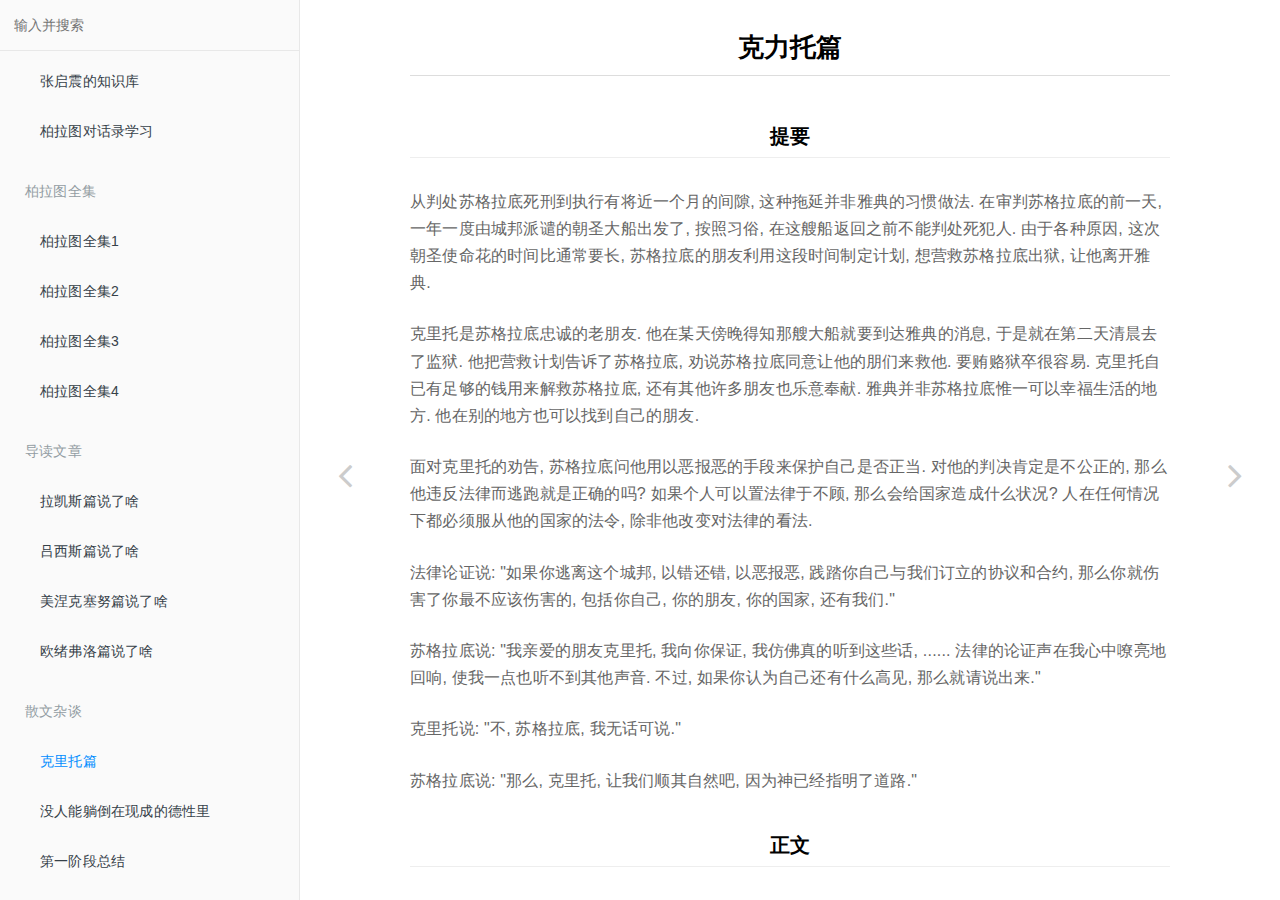
<file: html/content/克里托篇.html>
<!DOCTYPE HTML>
<html lang="zh-hans" >
    <head>
        <meta charset="UTF-8">
        <meta content="text/html; charset=utf-8" http-equiv="Content-Type">
        <title>克里托篇 · 前台用户手册</title>
        <meta http-equiv="X-UA-Compatible" content="IE=edge" />
        <meta name="description" content="">
        <meta name="generator" content="GitBook 3.2.3">
        <meta name="author" content="张启震">
        
        
    
    
    <link rel="stylesheet" href="../gitbook/style.css">

    
            
                
                <link rel="stylesheet" href="../gitbook/gitbook-plugin-back-to-top-button/plugin.css">
                
            
                
                <link rel="stylesheet" href="../gitbook/gitbook-plugin-image-captions/image-captions.css">
                
            
                
                <link rel="stylesheet" href="../gitbook/gitbook-plugin-search-plus/search.css">
                
            
                
                <link rel="stylesheet" href="../gitbook/gitbook-plugin-prism/prism.css">
                
            
                
                <link rel="stylesheet" href="../gitbook/gitbook-plugin-katex/katex.min.css">
                
            
                
                <link rel="stylesheet" href="../gitbook/gitbook-plugin-mermaid-gb3/mermaid/mermaid.css">
                
            
                
                <link rel="stylesheet" href="../gitbook/gitbook-plugin-tbfed-pagefooter/footer.css">
                
            
                
                <link rel="stylesheet" href="../gitbook/gitbook-plugin-expandable-chapters-small/expandable-chapters-small.css">
                
            
                
                <link rel="stylesheet" href="https://maxcdn.bootstrapcdn.com/bootstrap/3.3.7/css/bootstrap.min.css">
                
            
                
                <link rel="stylesheet" href="../gitbook/gitbook-plugin-sectionx/sectionx.css">
                
            
                
                <link rel="stylesheet" href="../gitbook/gitbook-plugin-alerts/style.css">
                
            
                
                <link rel="stylesheet" href="../gitbook/gitbook-plugin-tags/plugin.css">
                
            
                
                <link rel="stylesheet" href="../gitbook/gitbook-plugin-fontsettings/website.css">
                
            
                
                <link rel="stylesheet" href="../gitbook/gitbook-plugin-theme-comscore/test.css">
                
            
        

    

    
        
        <link rel="stylesheet" href="../css/html.css">
        
    


    

        
    
    
    
    
    
    <meta name="HandheldFriendly" content="true"/>
    <meta name="viewport" content="width=device-width, initial-scale=1, user-scalable=no">
    <meta name="apple-mobile-web-app-capable" content="yes">
    <meta name="apple-mobile-web-app-status-bar-style" content="black">
    <link rel="apple-touch-icon-precomposed" sizes="152x152" href="../gitbook/images/apple-touch-icon-precomposed-152.png">
    <link rel="shortcut icon" href="../gitbook/images/favicon.ico" type="image/x-icon">

    
    <link rel="next" href="没有人能躺倒在现成的德性里.html" />
    
    
    <link rel="prev" href="欧绪弗洛篇说了啥.html" />
    

    
    
    
    

    
    <link rel="stylesheet" href="../gitbook/gitbook-plugin-chart/c3/c3.min.css">
    <script src="../gitbook/gitbook-plugin-chart/c3/d3.min.js"></script>
    <script src="../gitbook/gitbook-plugin-chart/c3/c3.min.js"></script>
    

    <script src="../gitbook/gitbook-plugin-graph/d3.min.js"></script>
    <script src="../gitbook/gitbook-plugin-graph/function-plot.js"></script>    

    </head>
    <body>
        
<div class="book">
    <div class="book-summary">
        
            
<div id="book-search-input" role="search">
    <input type="text" placeholder="输入并搜索" />
</div>

            
                <nav role="navigation">
                


<ul class="summary">
    
    
    
    

    

    
        
        
    
        <li class="chapter " data-level="1.1" >
            
                <a target="_blank" href="https://zhangqizhen.cn/">
            
                    
                    张启震的知识库
            
                </a>
            

            
        </li>
    
        <li class="chapter " data-level="1.2" data-path="../">
            
                <a href="../">
            
                    
                    柏拉图对话录学习
            
                </a>
            

            
        </li>
    

    
        
        <li class="header">柏拉图全集</li>
        
        
    
        <li class="chapter " data-level="2.1" >
            
                <a target="_blank" href="https://zhangqizhen.cn/book/%E6%9F%8F%E6%8B%89%E5%9B%BE%E5%85%A8%E9%9B%861.pdf">
            
                    
                    柏拉图全集1
            
                </a>
            

            
        </li>
    
        <li class="chapter " data-level="2.2" >
            
                <a target="_blank" href="https://zhangqizhen.cn/book/%E6%9F%8F%E6%8B%89%E5%9B%BE%E5%85%A8%E9%9B%862.pdf">
            
                    
                    柏拉图全集2
            
                </a>
            

            
        </li>
    
        <li class="chapter " data-level="2.3" >
            
                <a target="_blank" href="https://zhangqizhen.cn/book/%E6%9F%8F%E6%8B%89%E5%9B%BE%E5%85%A8%E9%9B%863.pdf">
            
                    
                    柏拉图全集3
            
                </a>
            

            
        </li>
    
        <li class="chapter " data-level="2.4" >
            
                <a target="_blank" href="https://zhangqizhen.cn/book/%E6%9F%8F%E6%8B%89%E5%9B%BE%E5%85%A8%E9%9B%864.pdf">
            
                    
                    柏拉图全集4
            
                </a>
            

            
        </li>
    

    
        
        <li class="header">导读文章</li>
        
        
    
        <li class="chapter " data-level="3.1" data-path="拉凯斯篇说了啥.html">
            
                <a href="拉凯斯篇说了啥.html">
            
                    
                    拉凯斯篇说了啥
            
                </a>
            

            
        </li>
    
        <li class="chapter " data-level="3.2" data-path="吕西斯篇说了啥.html">
            
                <a href="吕西斯篇说了啥.html">
            
                    
                    吕西斯篇说了啥
            
                </a>
            

            
        </li>
    
        <li class="chapter " data-level="3.3" data-path="美涅克塞努篇讲了啥.html">
            
                <a href="美涅克塞努篇讲了啥.html">
            
                    
                    美涅克塞努篇说了啥
            
                </a>
            

            
        </li>
    
        <li class="chapter " data-level="3.4" data-path="欧绪弗洛篇说了啥.html">
            
                <a href="欧绪弗洛篇说了啥.html">
            
                    
                    欧绪弗洛篇说了啥
            
                </a>
            

            
        </li>
    

    
        
        <li class="header">散文杂谈</li>
        
        
    
        <li class="chapter active" data-level="4.1" data-path="克里托篇.html">
            
                <a href="克里托篇.html">
            
                    
                    克里托篇
            
                </a>
            

            
        </li>
    
        <li class="chapter " data-level="4.2" data-path="没有人能躺倒在现成的德性里.html">
            
                <a href="没有人能躺倒在现成的德性里.html">
            
                    
                    没人能躺倒在现成的德性里
            
                </a>
            

            
        </li>
    
        <li class="chapter " data-level="4.3" data-path="第一阶段总结.html">
            
                <a href="第一阶段总结.html">
            
                    
                    第一阶段总结
            
                </a>
            

            
        </li>
    

    
        
        <li class="header">其他资料</li>
        
        
    
        <li class="chapter " data-level="5.1" data-path="波斯人的政治选择.html">
            
                <a href="波斯人的政治选择.html">
            
                    
                    波斯人的政治选择
            
                </a>
            

            
        </li>
    
        <li class="chapter " data-level="5.2" data-path="伯利克利阵亡将士演讲.html">
            
                <a href="伯利克利阵亡将士演讲.html">
            
                    
                    伯里克利阵亡将士演讲
            
                </a>
            

            
        </li>
    
        <li class="chapter " data-level="5.3" data-path="罗素西方哲学史第二章.html">
            
                <a href="罗素西方哲学史第二章.html">
            
                    
                    罗素西方哲学第二章
            
                </a>
            

            
        </li>
    
        <li class="chapter " data-level="5.4" data-path="在雅典人面前赞美雅典人两则.html">
            
                <a href="在雅典人面前赞美雅典人两则.html">
            
                    
                    在雅典人面前赞美雅典人两则
            
                </a>
            

            
        </li>
    

    

    <li class="divider"></li>

    <li>
        <a href="https://www.gitbook.com" target="blank" class="gitbook-link">
            本书使用 GitBook 发布
        </a>
    </li>
</ul>


                </nav>
            
        
    </div>

    <div class="book-body">
        
            <div class="body-inner">
                
                    

<div class="book-header" role="navigation">
    

    <!-- Title -->
    <h1>
        <i class="fa fa-circle-o-notch fa-spin"></i>
        <a href=".." >克里托篇</a>
    </h1>
</div>




                    <div class="page-wrapper" tabindex="-1" role="main">
                        <div class="page-inner">
                            
<div class="search-plus" id="book-search-results">
    <div class="search-noresults">
    
                                <section class="normal markdown-section">
                                
                                <h1 id="&#x514B;&#x529B;&#x6258;&#x7BC7;">&#x514B;&#x529B;&#x6258;&#x7BC7;</h1>
<h2 id="&#x63D0;&#x8981;">&#x63D0;&#x8981;</h2>
<p>&#x4ECE;&#x5224;&#x5904;&#x82CF;&#x683C;&#x62C9;&#x5E95;&#x6B7B;&#x5211;&#x5230;&#x6267;&#x884C;&#x6709;&#x5C06;&#x8FD1;&#x4E00;&#x4E2A;&#x6708;&#x7684;&#x95F4;&#x9699;, &#x8FD9;&#x79CD;&#x62D6;&#x5EF6;&#x5E76;&#x975E;&#x96C5;&#x5178;&#x7684;&#x4E60;&#x60EF;&#x505A;&#x6CD5;. &#x5728;&#x5BA1;&#x5224;&#x82CF;&#x683C;&#x62C9;&#x5E95;&#x7684;&#x524D;&#x4E00;&#x5929;, &#x4E00;&#x5E74;&#x4E00;&#x5EA6;&#x7531;&#x57CE;&#x90A6;&#x6D3E;&#x8C34;&#x7684;&#x671D;&#x5723;&#x5927;&#x8239;&#x51FA;&#x53D1;&#x4E86;, &#x6309;&#x7167;&#x4E60;&#x4FD7;, &#x5728;&#x8FD9;&#x8258;&#x8239;&#x8FD4;&#x56DE;&#x4E4B;&#x524D;&#x4E0D;&#x80FD;&#x5224;&#x5904;&#x6B7B;&#x72AF;&#x4EBA;. &#x7531;&#x4E8E;&#x5404;&#x79CD;&#x539F;&#x56E0;, &#x8FD9;&#x6B21;&#x671D;&#x5723;&#x4F7F;&#x547D;&#x82B1;&#x7684;&#x65F6;&#x95F4;&#x6BD4;&#x901A;&#x5E38;&#x8981;&#x957F;, &#x82CF;&#x683C;&#x62C9;&#x5E95;&#x7684;&#x670B;&#x53CB;&#x5229;&#x7528;&#x8FD9;&#x6BB5;&#x65F6;&#x95F4;&#x5236;&#x5B9A;&#x8BA1;&#x5212;, &#x60F3;&#x8425;&#x6551;&#x82CF;&#x683C;&#x62C9;&#x5E95;&#x51FA;&#x72F1;, &#x8BA9;&#x4ED6;&#x79BB;&#x5F00;&#x96C5;&#x5178;.</p>
<p>&#x514B;&#x91CC;&#x6258;&#x662F;&#x82CF;&#x683C;&#x62C9;&#x5E95;&#x5FE0;&#x8BDA;&#x7684;&#x8001;&#x670B;&#x53CB;. &#x4ED6;&#x5728;&#x67D0;&#x5929;&#x508D;&#x665A;&#x5F97;&#x77E5;&#x90A3;&#x8258;&#x5927;&#x8239;&#x5C31;&#x8981;&#x5230;&#x8FBE;&#x96C5;&#x5178;&#x7684;&#x6D88;&#x606F;, &#x4E8E;&#x662F;&#x5C31;&#x5728;&#x7B2C;&#x4E8C;&#x5929;&#x6E05;&#x6668;&#x53BB;&#x4E86;&#x76D1;&#x72F1;. &#x4ED6;&#x628A;&#x8425;&#x6551;&#x8BA1;&#x5212;&#x544A;&#x8BC9;&#x4E86;&#x82CF;&#x683C;&#x62C9;&#x5E95;, &#x529D;&#x8BF4;&#x82CF;&#x683C;&#x62C9;&#x5E95;&#x540C;&#x610F;&#x8BA9;&#x4ED6;&#x7684;&#x670B;&#x4EEC;&#x6765;&#x6551;&#x4ED6;. &#x8981;&#x8D3F;&#x8D42;&#x72F1;&#x5352;&#x5F88;&#x5BB9;&#x6613;. &#x514B;&#x91CC;&#x6258;&#x81EA;&#x5DF2;&#x6709;&#x8DB3;&#x591F;&#x7684;&#x94B1;&#x7528;&#x6765;&#x89E3;&#x6551;&#x82CF;&#x683C;&#x62C9;&#x5E95;, &#x8FD8;&#x6709;&#x5176;&#x4ED6;&#x8BB8;&#x591A;&#x670B;&#x53CB;&#x4E5F;&#x4E50;&#x610F;&#x5949;&#x732E;. &#x96C5;&#x5178;&#x5E76;&#x975E;&#x82CF;&#x683C;&#x62C9;&#x5E95;&#x60DF;&#x4E00;&#x53EF;&#x4EE5;&#x5E78;&#x798F;&#x751F;&#x6D3B;&#x7684;&#x5730;&#x65B9;. &#x4ED6;&#x5728;&#x522B;&#x7684;&#x5730;&#x65B9;&#x4E5F;&#x53EF;&#x4EE5;&#x627E;&#x5230;&#x81EA;&#x5DF1;&#x7684;&#x670B;&#x53CB;.</p>
<p>&#x9762;&#x5BF9;&#x514B;&#x91CC;&#x6258;&#x7684;&#x529D;&#x544A;, &#x82CF;&#x683C;&#x62C9;&#x5E95;&#x95EE;&#x4ED6;&#x7528;&#x4EE5;&#x6076;&#x62A5;&#x6076;&#x7684;&#x624B;&#x6BB5;&#x6765;&#x4FDD;&#x62A4;&#x81EA;&#x5DF1;&#x662F;&#x5426;&#x6B63;&#x5F53;. &#x5BF9;&#x4ED6;&#x7684;&#x5224;&#x51B3;&#x80AF;&#x5B9A;&#x662F;&#x4E0D;&#x516C;&#x6B63;&#x7684;, &#x90A3;&#x4E48;&#x4ED6;&#x8FDD;&#x53CD;&#x6CD5;&#x5F8B;&#x800C;&#x9003;&#x8DD1;&#x5C31;&#x662F;&#x6B63;&#x786E;&#x7684;&#x5417;? &#x5982;&#x679C;&#x4E2A;&#x4EBA;&#x53EF;&#x4EE5;&#x7F6E;&#x6CD5;&#x5F8B;&#x4E8E;&#x4E0D;&#x987E;, &#x90A3;&#x4E48;&#x4F1A;&#x7ED9;&#x56FD;&#x5BB6;&#x9020;&#x6210;&#x4EC0;&#x4E48;&#x72B6;&#x51B5;? &#x4EBA;&#x5728;&#x4EFB;&#x4F55;&#x60C5;&#x51B5;&#x4E0B;&#x90FD;&#x5FC5;&#x987B;&#x670D;&#x4ECE;&#x4ED6;&#x7684;&#x56FD;&#x5BB6;&#x7684;&#x6CD5;&#x4EE4;, &#x9664;&#x975E;&#x4ED6;&#x6539;&#x53D8;&#x5BF9;&#x6CD5;&#x5F8B;&#x7684;&#x770B;&#x6CD5;.</p>
<p>&#x6CD5;&#x5F8B;&#x8BBA;&#x8BC1;&#x8BF4;: &quot;&#x5982;&#x679C;&#x4F60;&#x9003;&#x79BB;&#x8FD9;&#x4E2A;&#x57CE;&#x90A6;, &#x4EE5;&#x9519;&#x8FD8;&#x9519;, &#x4EE5;&#x6076;&#x62A5;&#x6076;, &#x8DF5;&#x8E0F;&#x4F60;&#x81EA;&#x5DF1;&#x4E0E;&#x6211;&#x4EEC;&#x8BA2;&#x7ACB;&#x7684;&#x534F;&#x8BAE;&#x548C;&#x5408;&#x7EA6;, &#x90A3;&#x4E48;&#x4F60;&#x5C31;&#x4F24;&#x5BB3;&#x4E86;&#x4F60;&#x6700;&#x4E0D;&#x5E94;&#x8BE5;&#x4F24;&#x5BB3;&#x7684;, &#x5305;&#x62EC;&#x4F60;&#x81EA;&#x5DF1;, &#x4F60;&#x7684;&#x670B;&#x53CB;, &#x4F60;&#x7684;&#x56FD;&#x5BB6;, &#x8FD8;&#x6709;&#x6211;&#x4EEC;.&quot;</p>
<p>&#x82CF;&#x683C;&#x62C9;&#x5E95;&#x8BF4;: &quot;&#x6211;&#x4EB2;&#x7231;&#x7684;&#x670B;&#x53CB;&#x514B;&#x91CC;&#x6258;, &#x6211;&#x5411;&#x4F60;&#x4FDD;&#x8BC1;, &#x6211;&#x4EFF;&#x4F5B;&#x771F;&#x7684;&#x542C;&#x5230;&#x8FD9;&#x4E9B;&#x8BDD;, ...... &#x6CD5;&#x5F8B;&#x7684;&#x8BBA;&#x8BC1;&#x58F0;&#x5728;&#x6211;&#x5FC3;&#x4E2D;&#x5639;&#x4EAE;&#x5730;&#x56DE;&#x54CD;, &#x4F7F;&#x6211;&#x4E00;&#x70B9;&#x4E5F;&#x542C;&#x4E0D;&#x5230;&#x5176;&#x4ED6;&#x58F0;&#x97F3;. &#x4E0D;&#x8FC7;, &#x5982;&#x679C;&#x4F60;&#x8BA4;&#x4E3A;&#x81EA;&#x5DF1;&#x8FD8;&#x6709;&#x4EC0;&#x4E48;&#x9AD8;&#x89C1;, &#x90A3;&#x4E48;&#x5C31;&#x8BF7;&#x8BF4;&#x51FA;&#x6765;.&quot;</p>
<p>&#x514B;&#x91CC;&#x6258;&#x8BF4;: &quot;&#x4E0D;, &#x82CF;&#x683C;&#x62C9;&#x5E95;, &#x6211;&#x65E0;&#x8BDD;&#x53EF;&#x8BF4;.&quot;</p>
<p>&#x82CF;&#x683C;&#x62C9;&#x5E95;&#x8BF4;: &quot;&#x90A3;&#x4E48;, &#x514B;&#x91CC;&#x6258;, &#x8BA9;&#x6211;&#x4EEC;&#x987A;&#x5176;&#x81EA;&#x7136;&#x5427;, &#x56E0;&#x4E3A;&#x795E;&#x5DF2;&#x7ECF;&#x6307;&#x660E;&#x4E86;&#x9053;&#x8DEF;.&quot;</p>
<h2 id="&#x6B63;&#x6587;">&#x6B63;&#x6587;</h2>
<p><strong>&#x82CF;&#x683C;&#x62C9;&#x5E95;</strong> &#x4F60;&#x5DF2;&#x7ECF;&#x6765;&#x4E86;, &#x514B;&#x91CC;&#x6258;? &#x65F6;&#x95F4;&#x8FD8;&#x65E9;&#x5417;?</p>
<p><strong>&#x514B;&#x91CC;&#x6258;</strong> &#x662F;&#x8FD8;&#x65E9;.</p>
<p><strong>&#x82CF;&#x683C;&#x62C9;&#x5E95;</strong> &#x73B0;&#x5728;&#x662F;&#x4EC0;&#x4E48;&#x65F6;&#x8FB0;?</p>
<p><strong>&#x514B;&#x91CC;&#x6258;</strong> &#x5C31;&#x8981;&#x62C2;&#x6653;&#x4E86;.</p>
<p><strong>&#x82CF;&#x683C;&#x62C9;&#x5E95;</strong> &#x5947;&#x602A;&#x7684;&#x662F;&#x72F1;&#x5352;&#x7ADF;&#x7136;&#x6CA1;&#x6709;&#x6CE8;&#x610F;&#x5230;&#x4F60;.</p>
<p><strong>&#x514B;&#x91CC;&#x6258;</strong> &#x4ED6;&#x5DF2;&#x7ECF;&#x4E60;&#x60EF;&#x4E86;, &#x82CF;&#x683C;&#x62C9;&#x5E95;, &#x56E0;&#x4E3A;&#x6211;&#x7ECF;&#x5E38;&#x6765;, &#x53E6;&#x5916;, &#x6211;&#x5BF9;&#x4ED6;&#x8FD8;&#x6709;&#x70B9;&#x5C0F;&#x6069;&#x5C0F;&#x60E0;.</p>
<p><strong>&#x82CF;&#x683C;&#x62C9;&#x5E95;</strong> &#x4F60;&#x662F;&#x521A;&#x5230;, &#x8FD8;&#x662F;&#x6709;&#x4E9B;&#x65F6;&#x5019;&#x4E86;?</p>
<p><strong>&#x514B;&#x91CC;&#x6258;</strong> &#x5DF2;&#x7ECF;&#x597D;&#x4E45;&#x4E86;.</p>
<p><strong>&#x82CF;&#x683C;&#x62C9;&#x5E95;</strong> &#x90A3;&#x4E48;&#x4F60;&#x4E3A;&#x4EC0;&#x4E48;&#x4E0D;&#x9A6C;&#x4E0A;&#x53EB;&#x9192;&#x6211;, &#x800C;&#x662F;&#x5B89;&#x9759;&#x5730;&#x5750;&#x5728;&#x5E8A;&#x8FB9;?</p>
<p><strong>&#x514B;&#x91CC;&#x6258;</strong> &#x6211;&#x505A;&#x68A6;&#x4E5F;&#x4E0D;&#x4F1A;&#x8FD9;&#x4E48;&#x60F3;, &#x82CF;&#x683C;&#x62C9;&#x5E95;. &#x6211;&#x53EA;&#x5E0C;&#x671B;&#x81EA;&#x5DF1;&#x4E0D;&#x4F1A;&#x90A3;&#x4E48;&#x5931;&#x7720;&#x548C;&#x6CAE;&#x4E27;. &#x6211;&#x5BF9;&#x4F60;&#x611F;&#x5230;&#x60CA;&#x8BB6;, &#x56E0;&#x4E3A;&#x6211;&#x770B;&#x4F60;&#x7761;&#x5F97;&#x90A3;&#x4E48;&#x9999;&#x751C;; &#x6211;&#x6545;&#x610F;&#x4E0D;&#x53EB;&#x9192;&#x4F60;, &#x56E0;&#x4E3A;&#x6211;&#x5E0C;&#x671B;&#x4F60;&#x5C3D;&#x53EF;&#x80FD;&#x8FC7;&#x5F97;&#x8212;&#x670D;&#x4E00;&#x4E9B;. &#x6211;&#x4EE5;&#x524D;&#x4E00;&#x76F4;&#x611F;&#x5230;&#x4F60;&#x975E;&#x5E38;&#x5E78;&#x8FD0;, &#x7ADF;&#x7136;&#x6709;&#x5982;&#x6B64;&#x5F00;&#x6717;&#x7684;&#x6027;&#x60C5;, &#x800C;&#x4F60;&#x73B0;&#x5728;&#x5927;&#x7978;&#x4E34;&#x5934;, &#x5374;&#x4ECD;&#x65E7;&#x80FD;&#x591F;&#x9547;&#x5B9A;&#x81EA;&#x82E5;, &#x6CF0;&#x7136;&#x5904;&#x4E4B;, &#x5BF9;&#x6B64;&#x6211;&#x7684;&#x611F;&#x89E6;&#x4E5F;&#x5C31;&#x66F4;&#x6DF1;&#x4E86;.</p>
<p><strong>&#x82CF;&#x683C;&#x62C9;&#x5E95;</strong> &#x597D;&#x5427;, &#x8BF4;&#x771F;&#x7684;, &#x514B;&#x91CC;&#x6258;, &#x5982;&#x679C;&#x50CF;&#x6211;&#x8FD9;&#x628A;&#x5E74;&#x7EAA;&#x7684;&#x4EBA;&#x8FD8;&#x8981;&#x62B1;&#x6028;&#x6B7B;&#x4EA1;, &#x90A3;&#x771F;&#x662F;&#x592A;&#x4E0D;&#x50CF;&#x8BDD;&#x4E86;.</p>
<p><strong>&#x514B;&#x91CC;&#x6258;</strong> &#x4F46;&#x662F;, &#x82CF;&#x683C;&#x62C9;&#x5E95;, &#x5176;&#x4ED6;&#x4E0E;&#x4F60;&#x5E74;&#x7EAA;&#x76F8;&#x4EFF;&#x7684;&#x4EBA;&#x5982;&#x679C;&#x9677;&#x5165;&#x8FD9;&#x79CD;&#x4E0D;&#x5E78;, &#x5982;&#x679C;&#x4ED6;&#x4EEC;&#x53D1;&#x73B0;&#x81EA;&#x5DF1;&#x5904;&#x5728;&#x50CF;&#x4F60;&#x4E00;&#x6837;&#x7684;&#x5883;&#x51B5;, &#x5E74;&#x7EAA;&#x5E76;&#x4E0D;&#x80FD;&#x4F7F;&#x4ED6;&#x4EEC;&#x653E;&#x5F03;&#x62A5;&#x6028;.</p>
<p><strong>&#x82CF;&#x683C;&#x62C9;&#x5E95;</strong> &#x4F60;&#x8BF4;&#x5F97;&#x5F88;&#x5BF9;. &#x4F46;&#x662F;&#x544A;&#x8BC9;&#x6211;, &#x4F60;&#x4E3A;&#x4EC0;&#x4E48;&#x6765;&#x8FD9;&#x4E48;&#x65E9;?</p>
<p><strong>&#x514B;&#x91CC;&#x6258;</strong> &#x56E0;&#x4E3A;&#x6211;&#x5F97;&#x5230;&#x4E00;&#x4E2A;&#x574F;&#x6D88;&#x606F;, &#x82CF;&#x683C;&#x62C9;&#x5E95;. &#x6211;&#x60F3;, &#x4ECE;&#x4F60;&#x7684;&#x89C2;&#x70B9;&#x6765;&#x770B;, &#x8FD9;&#x4E2A;&#x6D88;&#x606F;&#x5E76;&#x4E0D;&#x574F;, &#x53EF;&#x662F;&#x6211;&#x548C;&#x4F60;&#x7684;&#x5176;&#x4ED6;&#x670B;&#x53CB;&#x5F88;&#x96BE;&#x627F;&#x53D7;, &#x800C;&#x6211;&#x662F;&#x6700;&#x96BE;&#x627F;&#x53D7;&#x7684;.</p>
<p><strong>&#x82CF;&#x683C;&#x62C9;&#x5E95;</strong> &#x4E3A;&#x4EC0;&#x4E48;&#x4F1A;&#x8FD9;&#x6837;, &#x662F;&#x4EC0;&#x4E48;&#x6D88;&#x606F;? &#x662F;&#x90A3;&#x8258;&#x8239;&#x5DF2;&#x7ECF;&#x4ECE;&#x63D0;&#x6D1B;&#x5F00;&#x6765;, &#x5B83;&#x4E00;&#x5230;&#x8FBE;, &#x6211;&#x5C31;&#x8981;&#x88AB;&#x5904;&#x6B7B;&#x4E86;&#x5427;?</p>
<p><strong>&#x514B;&#x91CC;&#x6258;</strong> &#x90A3;&#x8258;&#x8239;&#x8FD8;&#x6CA1;&#x6709;&#x5230;, &#x4F46;&#x662F;&#x6211;&#x60F3;&#x5B83;&#x4ECA;&#x5929;&#x53EF;&#x80FD;&#x5C31;&#x4F1A;&#x5230;&#x4E86;, &#x56E0;&#x4E3A;&#x6709;&#x4E9B;&#x4EBA;&#x4ECE;&#x7D22;&#x5C3C;&#x6602;&#x4E0B;&#x8239;, &#x4ED6;&#x4EEC;&#x5DF2;&#x7ECF;&#x5230;&#x4E86;. &#x636E;&#x4ED6;&#x4EEC;&#x8BF4;&#x90A3;&#x8258;&#x8239;&#x4ECA;&#x5929;&#x80AF;&#x5B9A;&#x4F1A;&#x5230;. &#x6240;&#x4EE5;, &#x82CF;&#x683C;&#x62C9;&#x5E95;, &#x660E;&#x5929;, ...... &#x660E;&#x5929;&#x4F60;&#x80AF;&#x5B9A;&#x5C31;&#x8981;&#x9001;&#x547D;&#x4E86;.</p>
<p><strong>&#x82CF;&#x683C;&#x62C9;&#x5E95;</strong> &#x597D;&#x5427;, &#x514B;&#x91CC;&#x6258;, &#x6211;&#x5E0C;&#x671B;&#x8FD9;&#x662F;&#x6700;&#x597D;&#x7684;&#x7ED3;&#x5C40;. &#x5982;&#x679C;&#x8BF8;&#x795E;&#x5E0C;&#x671B;&#x5982;&#x6B64;, &#x90A3;&#x5C31;&#x8BA9;&#x5B83;&#x8FD9;&#x6837;&#x5427;. &#x4E0D;&#x8FC7;, &#x6211;&#x5E76;&#x4E0D;&#x8BA4;&#x4E3A;&#x90A3;&#x8258;&#x8239;&#x4ECA;&#x5929;&#x80FD;&#x5230;.</p>
<p><strong>&#x514B;&#x91CC;&#x6258;</strong> &#x4E3A;&#x4EC0;&#x4E48;&#x4F60;&#x4F1A;&#x8FD9;&#x6837;&#x60F3;?</p>
<p><strong>&#x82CF;&#x683C;&#x62C9;&#x5E95;</strong> &#x6211;&#x4F1A;&#x5411;&#x4F60;&#x89E3;&#x91CA;&#x7684;. &#x90A3;&#x8258;&#x8239;&#x5230;&#x8FBE;&#x540E;&#x7684;&#x7B2C;&#x4E8C;&#x5929;&#x6211;&#x5FC5;&#x987B;&#x53BB;&#x6B7B;, &#x8FD9;&#x6837;&#x8BF4;&#x5BF9;&#x5417;?</p>
<p><strong>&#x514B;&#x91CC;&#x6258;</strong> &#x4E0D;&#x7BA1;&#x600E;&#x4E48;&#x6837;, &#x8FD9;&#x662F;&#x5F53;&#x5C40;&#x7684;&#x8BF4;&#x6CD5;.</p>
<p><strong>&#x82CF;&#x683C;&#x62C9;&#x5E95;</strong> &#x90A3;&#x4E48;&#x6211;&#x60F3;&#x90A3;&#x8258;&#x8239;&#x4ECA;&#x5929;&#x5230;&#x4E0D;&#x4E86;, &#x660E;&#x5929;&#x624D;&#x4F1A;&#x5230;, &#x800C;&#x4ECA;&#x5929;&#x624D;&#x521A;&#x5F00;&#x59CB;. &#x6211;&#x521A;&#x624D;&#x505A;&#x68A6;&#x7684;&#x65F6;&#x5019;&#x8FD8;&#x662F;&#x665A;&#x4E0A;. &#x4F60;&#x4E0D;&#x53EB;&#x9192;&#x6211;&#x770B;&#x8D77;&#x6765;&#x662F;&#x5BF9;&#x7684;.</p>
<p><strong>&#x514B;&#x91CC;&#x6258;</strong> &#x4E3A;&#x4EC0;&#x4E48;, &#x4F60;&#x505A;&#x7684;&#x4EC0;&#x4E48;&#x68A6;?</p>
<p><strong>&#x82CF;&#x683C;&#x62C9;&#x5E95;</strong> &#x6211;&#x68A6;&#x89C1;&#x4E00;&#x4F4D;&#x767D;&#x8863;&#x4E3D;&#x4EBA;&#x5411;&#x6211;&#x8D70;&#x6765;, &#x5979;&#x5BF9;&#x6211;&#x8BF4;: &#x82CF;&#x683C;&#x62C9;&#x5E95;, &quot;&#x7B2C;&#x4E09;&#x5929;&#x4F60;&#x4F1A;&#x62B5;&#x8FBE;&#x4EE4;&#x4EBA;&#x6B22;&#x5A31;&#x7684;&#x5F17;&#x63D0;&#x4E9A;.&quot;</p>
<p><strong>&#x514B;&#x91CC;&#x6258;</strong> &#x4F60;&#x7684;&#x68A6;&#x6BEB;&#x65E0;&#x610F;&#x4E49;, &#x82CF;&#x683C;&#x62C9;&#x5E95;.</p>
<p><strong>&#x82CF;&#x683C;&#x62C9;&#x5E95;</strong> &#x5728;&#x6211;&#x770B;&#x6765;, &#x514B;&#x91CC;&#x6258;, &#x5B83;&#x7684;&#x610F;&#x4E49;&#x975E;&#x5E38;&#x6E05;&#x68A6;.</p>
<p><strong>&#x514B;&#x91CC;&#x6258;</strong> &#x663E;&#x7136;&#x662F;&#x592A;&#x6E05;&#x695A;&#x4E86;. &#x4E0D;&#x8FC7;&#x4F60;&#x77A7;, &#x82CF;&#x683C;&#x62C9;&#x5E95;, &#x73B0;&#x5728;&#x63A5;&#x53D7;&#x6211;&#x7684;&#x5EFA;&#x8BAE;&#x9003;&#x8DD1;&#x4ECD;&#x65E7;&#x4E0D;&#x7B97;&#x592A;&#x8FDF;. &#x4F60;&#x7684;&#x6B7B;&#x5BF9;&#x6211;&#x6765;&#x8BF4;&#x65E0;&#x7591;&#x662F;&#x4E00;&#x573A;&#x707E;&#x96BE;. &#x6211;&#x4E0D;&#x4EC5;&#x56E0;&#x6B64;&#x7684;&#x53BB;&#x4E00;&#x4F4D;&#x65E0;&#x53EF;&#x66FF;&#x4EE3;&#x7684;&#x670B;&#x53CB;, &#x800C;&#x4E14;&#x6709;&#x8BB8;&#x591A;&#x4E0D;&#x8BA4;&#x8BC6;&#x6211;&#x4EEC;&#x7684;&#x4EBA;&#x80AF;&#x5B9A;&#x662F;&#x6211;&#x8BA9;&#x4F60;&#x53BB;&#x6B7B;&#x7684;, &#x56E0;&#x4E3A;&#x5982;&#x679C;&#x613F;&#x610F;&#x82B1;&#x94B1;, &#x6211;&#x53EF;&#x4EE5;&#x6551;&#x4F60;&#x51FA;&#x72F1;. &#x91CD;&#x94B1;&#x8D22;&#x800C;&#x8F7B;&#x670B;&#x53CB;, &#x6709;&#x4EC0;&#x4E48;&#x6076;&#x540D;&#x6BD4;&#x8FD9;&#x66F4;&#x53EF;&#x803B;? &#x5927;&#x591A;&#x6570;&#x4EBA;&#x51B3;&#x4E0D;&#x4F1A;&#x76F8;&#x4FE1;, &#x5C3D;&#x7BA1;&#x6211;&#x4EEC;&#x5C3D;&#x529B;&#x529D;&#x4F60;&#x9AD8;&#x5F00;&#x6B64;&#x5730;, &#x4F46;&#x4F60;&#x8FD8;&#x662F;&#x62D2;&#x7EDD;&#x4E86;.</p>
<p><strong>&#x82CF;&#x683C;&#x62C9;&#x5E95;</strong> &#x6211;&#x4EB2;&#x7231;&#x7684;&#x670B;&#x53CB;&#x514B;&#x91CC;&#x6258;, &#x6211;&#x4EEC;&#x4E3A;&#x4EC0;&#x4E48;&#x8981;&#x987E;&#x5FCC; &quot;&#x5927;&#x591A;&#x6570;&#x4EBA;&quot; &#x7684;&#x60F3;&#x6CD5;&#x5462;? &#x771F;&#x6B63;&#x5177;&#x6709;&#x7406;&#x6027;&#x7684;&#x4EBA;&#x7684;&#x60F3;&#x6CD5;&#x66F4;&#x503C;&#x5F97;&#x8003;&#x8651;, &#x4ED6;&#x4EEC;&#x76F8;&#x4FE1;&#x4E8B;&#x5B9E;&#x771F;&#x76F8;. </p>
<p><strong>&#x514B;&#x91CC;&#x6258;</strong> &#x4F60;&#x53EF;&#x4EE5;&#x8FD9;&#x6837;&#x60F3;, &#x82CF;&#x683C;&#x62C9;&#x5E95;, &#x4F46;&#x662F;&#x4F17;&#x4EBA;&#x7684;&#x610F;&#x89C1;&#x4E5F;&#x4E0D;&#x5F97;&#x4E0D;&#x987E;. &#x4F60;&#x5F53;&#x524D;&#x7684;&#x5904;&#x5883;&#x8DB3;&#x4EE5;&#x8868;&#x660E;&#x666E;&#x80FD;&#x6C11;&#x4F17;&#x4E5F;&#x4F1A;&#x60F9;&#x8D77;&#x5DE8;&#x5927;&#x9EBB;&#x70E6;, &#x51B3;&#x4E0D;&#x80FD;&#x5C0F;&#x770B;&#x4ED6;&#x4EEC;&#x7684;&#x80FD;&#x91CF;, &#x4E00;&#x65E6;&#x4ED6;&#x4EEC;&#x7ED9;&#x60F9;&#x706B;&#x4E86;, &#x9EBB;&#x70E6;&#x5C31;&#x5927;&#x4E86;.</p>
<p><strong>&#x82CF;&#x683C;&#x62C9;&#x5E95;</strong> &#x6211;&#x53EA;&#x5E0C;&#x671B;&#x666E;&#x901A;&#x4EBA;&#x6709;&#x65E0;&#x9650;&#x80FD;&#x529B;&#x4E3A;&#x5BB3;, &#x8FD9;&#x6837;&#x4ED6;&#x4EEC;&#x4E5F;&#x5C31;&#x6709;&#x65E0;&#x9650;&#x80FD;&#x529B;&#x884C;&#x5584;, &#x5982;&#x679C;&#x662F;&#x8FD9;&#x6837;&#x7684;, &#x90A3;&#x5C31;&#x5999;&#x6781;&#x4E86;. &#x5B9E;&#x9645;&#x4E0A;&#x4ED6;&#x4EEC;&#x5E76;&#x4E0D;&#x5177;&#x5907;&#x8FD9;&#x4E24;&#x65B9;&#x9762;&#x7684;&#x80FD;&#x529B;. &#x4ED6;&#x4EEC;&#x65E2;&#x4E0D;&#x80FD;&#x4F7F;&#x4EBA;&#x806A;&#x660E;, &#x4E5F;&#x4E0D;&#x80FD;&#x4F7F;&#x4EBA;&#x611A;&#x8822;; &#x4ED6;&#x4EEC;&#x7684;&#x884C;&#x4E3A;&#x5B8C;&#x5168;&#x662F;&#x968F;&#x610F;&#x7684;.</p>
<p><strong>&#x514B;&#x91CC;&#x6258;</strong> &#x4F60;&#x7231;&#x600E;&#x4E48;&#x60F3;&#x5C31;&#x600E;&#x4E48;&#x60F3;, &#x82CF;&#x683C;&#x62C9;&#x5E95;, &#x4F46;&#x662F;&#x8BF7;&#x544A;&#x8BC9;&#x6211;, &#x4F60;&#x662F;&#x5426;&#x4E00;&#x70B9;&#x4E5F;&#x4E0D;&#x62C5;&#x5FC3;&#x4F60;&#x7684;&#x6B7B;&#x5BF9;&#x6211;&#x548C;&#x4F60;&#x7684;&#x5176;&#x4ED6;&#x670B;&#x53CB;&#x4F1A;&#x4EA7;&#x751F;&#x5F71;&#x54CD;, &#x4F60;&#x662F;&#x5426;&#x8BA4;&#x4E3A;&#x5982;&#x679C;&#x4F60;&#x9003;&#x8D70;&#x4E86;, &#x4F1A;&#x6709;&#x4EBA;&#x544A;&#x53D1;&#x6211;&#x4EEC;&#x5E2E;&#x4F60;&#x9003;&#x8DD1;&#xFF0C;&#x8FD9;&#x6837;&#x6211;&#x4EEC;&#x5C31;&#x4F1A;&#x60F9;&#x6765;&#x9EBB;&#x70E6;, &#x6211;&#x4EEC;&#x4F1A;&#x56E0;&#x6B64;&#x7834;&#x4EA7;&#x6216;&#x662F;&#x4ED8;&#x5DE8;&#x989D;&#x7F5A;&#x91D1;, &#x57FA;&#x81F3;&#x53D7;&#x5230;&#x66F4;&#x4E25;&#x5389;&#x7684;&#x60E9;&#x7F5A;? &#x5982;&#x679C;&#x6709;&#x8FD9;&#x79CD;&#x60F3;&#x6CD5;&#x4F7F;&#x4F60;&#x62C5;&#x5FC3;, &#x90A3;&#x4E48;&#x4F60;&#x53EF;&#x4EE5;&#x628A;&#x5B83;&#x5B8C;&#x5168;&#x6253;&#x6D88;. &#x6211;&#x4EEC;&#x5B8C;&#x5168;&#x6709;&#x6743;&#x5229;&#x5192;&#x8FD9;&#x4E2A;&#x9669;&#x6765;&#x6551;&#x4F60;, &#x5982;&#x679C;&#x5FC5;&#x8981;&#x7684;&#x8BDD;, &#x6211;&#x4EEC;&#x53EF;&#x4EE5;&#x5192;&#x66F4;&#x5927;&#x7684;&#x5371;&#x9669;. &#x63A5;&#x53D7;&#x6211;&#x7684;&#x5EFA;&#x8BAE;&#x5427;, &#x522B;&#x518D;&#x56FA;&#x6267;&#x4E86;.</p>
<p><strong>&#x82CF;&#x683C;&#x62C9;&#x5E95;</strong> &#x4F60;&#x8BF4;&#x7684;&#x6211;&#x5168;&#x660E;&#x767D;, &#x514B;&#x91CC;&#x6258;, &#x4F46;&#x662F;&#x6211;&#x7684;&#x987E;&#x8651;&#x51B3;&#x975E;&#x4EC5;&#x4EC5;&#x5982;&#x6B64;.</p>
<p><strong>&#x514B;&#x91CC;&#x6258;</strong> &#x597D;&#x6781;&#x4E86;, &#x90A3;&#x4E48;&#x522B;&#x518D;&#x72B9;&#x8C6B;&#x4E86;. &#x6211;&#x8BA4;&#x8BC6;&#x4E00;&#x4E9B;&#x4EBA;, &#x4ED6;&#x4EEC;&#x613F;&#x610F;&#x628A;&#x4F60;&#x4ECE;&#x8FD9;&#x91CC;&#x6551;&#x51FA;&#x53BB;, &#x628A;&#x4F60;&#x5F04;&#x51FA;&#x8FD9;&#x4E2A;&#x56FD;&#x5BB6;, &#x4ED8;&#x7684;&#x94B1;&#x4E5F;&#x76F8;&#x5F53;&#x5408;&#x7406;. &#x5230;&#x90A3;&#x65F6;&#x4F60;&#x80AF;&#x5B9A;&#x4F1A;&#x660E;&#x767D;, &#x90A3;&#x6B64;&#x901A;&#x98CE;&#x62A5;&#x4FE1;&#x7684;&#x4EBA;&#x6709;&#x591A;&#x5BB9;&#x6613;&#x6536;&#x4E70;, &#x82B1;&#x4E0D;&#x4E86;&#x591A;&#x5C11;&#x94B1;&#x5C31;&#x80FD;&#x628A;&#x4ED6;&#x4EEC;&#x641E;&#x5B9A;, &#x53E6;&#x5904;&#x6211;&#x60F3;&#x6211;&#x7ED9;&#x4F60;&#x7684;&#x94B1;&#x8DB3;&#x591F;&#x4F60;&#x81EA;&#x5DF1;&#x7684;&#x5F00;&#x9500;. &#x5373;&#x4F7F;&#x4F60;&#x4E3A;&#x6211;&#x7684;&#x5B89;&#x5168;&#x62C5;&#x5FC3;, &#x56E0;&#x6B64;&#x4E0D;&#x613F;&#x82B1;&#x6211;&#x7684;&#x94B1;, &#x90A3;&#x4E48;&#x6211;&#x544A;&#x8BC9;&#x4F60;, &#x6709;&#x4E9B;&#x4F4F;&#x5728;&#x96C5;&#x5178;&#x7684;&#x5916;&#x90A6;&#x4EBA;&#x4E5F;&#x613F;&#x610F;&#x6177;&#x6168;&#x89E3;&#x56CA;. &#x5176;&#x4E2D;&#x6709;&#x4E00;&#x4F4D;&#x6765;&#x81EA;&#x5E95;&#x6BD4;&#x65AF;&#x7684;&#x897F;&#x7C73;&#x4E9A;&#x65AF;&#x5B9E;&#x9645;&#x4E0A;&#x5DF2;&#x7ECF;&#x628A;&#x94B1;&#x5E26;&#x6765;&#x4E86;. &#x8FD8;&#x6709;&#x514B;&#x8D1D;&#x7B49;&#x4EBA;&#x4E5F;&#x51C6;&#x5907;&#x8FD9;&#x6837;&#x505A;. &#x6240;&#x4EE5;&#x6211;&#x8BF4;, &#x4F60;&#x4E00;&#x5B9A;&#x4E0D;&#x8981;&#x56E0;&#x4E3A;&#x8FD9;&#x4E9B;&#x987E;&#x8651;&#x800C;&#x653E;&#x5F03;&#x4F60;&#x9003;&#x8DD1;&#x7684;&#x52AA;&#x529B;, &#x4E5F;&#x4E0D;&#x8981;&#x987E;&#x5FCC;&#x4F60;&#x5728;&#x6CD5;&#x5EAD;&#x4E0A;&#x8BF4;&#x8FC7;&#x7684;&#x8BDD;, &#x8BF4;&#x4F60;&#x81EA;&#x5DF1;&#x4E0D;&#x77E5;&#x9053;&#x81EA;&#x5DF1;&#x79BB;&#x5F00;&#x8FD9;&#x4E2A;&#x56FD;&#x5BB6;&#x4EE5;&#x540E;&#x8BE5;&#x505A;&#x4EC0;&#x4E48;. &#x65E0;&#x8BBA;&#x53BB;&#x54EA;&#x91CC;, &#x4F60;&#x90FD;&#x80FD;&#x770B;&#x5230;&#x6B22;&#x8FCE;&#x4F60;&#x7684;&#x4EBA;; &#x5982;&#x679C;&#x4F60;&#x9009;&#x62E9;&#x8D34;&#x6492;&#x5229;, &#x6211;&#x4E5F;&#x6709;&#x670B;&#x53CB;&#x5728;&#x90A3;&#x91CC;, &#x4ED6;&#x4EEC;&#x53EF;&#x4EE5;&#x6B3E;&#x5F85;&#x4F60;, &#x4FDD;&#x62A4;&#x4F60;, &#x4E0D;&#x8BA9;&#x4EFB;&#x4F55;&#x4E00;&#x4E2A;&#x8D34;&#x6492;&#x5229;&#x4EBA;&#x6765;&#x9A9A;&#x6270;&#x4F60;.</p>
<p>&#x53E6;&#x5916;&#x82CF;&#x683C;&#x62C9;&#x5E95;, &#x6211;&#x751A;&#x81F3;&#x4E0D;&#x8BA4;&#x4E3A;&#x4F60;&#x7684;&#x505A;&#x6CD5;&#x662F;&#x5BF9;&#x7684;, &#x80FD;&#x4FDD;&#x5168;&#x81EA;&#x5DF1;&#x6027;&#x547D;&#x7684;&#x65F6;&#x5019;&#x4E3A;&#x4EC0;&#x4E48;&#x8981;&#x629B;&#x5F03;? &#x4F60;&#x7684;&#x654C;&#x4EBA;&#x8981;&#x6BC1;&#x6389;&#x4F60;, &#x800C;&#x4F60;&#x7684;&#x505A;&#x6CD5;&#x5C31;&#x50CF;&#x4F60;&#x7684;&#x654C;&#x4EBA;&#x60F3;&#x5BF9;&#x4F60;&#x505A;&#x7684;&#x4E8B;&#x60C5;&#x4E00;&#x6837; &#x6216;&#x8005;&#x5C31;&#x50CF;&#x4ED6;&#x4EEC;&#x5BF9;&#x4F60;&#x505A;&#x7684;&#x4E8B;&#x60C5;&#x4E00;&#x6837;. &#x66F4;&#x5728;&#x751A;&#x8005;, &#x6211;&#x611F;&#x5230;&#x4F60;&#x4F3C;&#x4E4E;&#x4E5F;&#x5728;&#x6BC1;&#x706D;&#x4F60;&#x7684;&#x513F;&#x5B50;. &#x4F60;&#x80FD;&#x591F;&#x629A;&#x80B2;&#x4ED6;&#x4EEC;&#x957F;&#x5927;&#x6210;&#x4EBA;, &#x8BA9;&#x4ED6;&#x4EEC;&#x63A5;&#x53D7;&#x6559;&#x80B2;, &#x800C;&#x4E0D;&#x5E94;&#x8BE5;&#x79BB;&#x4ED6;&#x4EEC;&#x800C;&#x53BB;, &#x5C06;&#x4ED6;&#x4EEC;&#x629B;&#x5F03;. &#x4F60;&#x5982;&#x679C;&#x8FD9;&#x6837;&#x505A;, &#x90A3;&#x4E48;&#x4ED6;&#x4EEC;&#x53EA;&#x80FD;&#x81EA;&#x5DF1;&#x53BB;&#x78B0;&#x8FD0;&#x6C14;. &#x4ED6;&#x4EEC;&#x4F1A;&#x6709;&#x4EC0;&#x4E48;&#x6837;&#x7684;&#x8FD0;&#x6C14;&#x5462;? &#x5931;&#x53BB;&#x7236;&#x6BCD;&#x7684;&#x5B64;&#x513F;&#x901A;&#x5E38;&#x4F1A;&#x9047;&#x5230;&#x7684;&#x4E8B;&#x60C5;&#x4ED6;&#x4EEC;&#x90FD;&#x4F1A;&#x78B0;&#x4E0A;. &#x4E00;&#x4E2A;&#x4EBA;&#x5982;&#x679C;&#x6CA1;&#x6709;&#x513F;&#x5B50;&#x4E5F;&#x5C31;&#x7F62;&#x4E86;, &#x5982;&#x679C;&#x6709;&#x4E86;&#x513F;&#x5B50;, &#x90A3;&#x5C31;&#x5FC5;&#x987B;&#x81EA;&#x59CB;&#x81F3;&#x7EC8;&#x770B;&#x7740;&#x4ED6;&#x4EEC;&#x957F;&#x5927;&#x6210;&#x4EBA;, &#x63A5;&#x53D7;&#x6559;&#x80B2;. &#x4F60;&#x9009;&#x62E9;&#x4E86;&#x8FD9;&#x6837;&#x4E00;&#x6761;&#x8F7B;&#x677E;&#x7684;&#x9053;&#x8DEF;&#x771F;&#x4F7F;&#x6211;&#x611F;&#x5230;&#x9707;&#x60CA;, &#x800C;&#x4F60;&#x672C;&#x5E94;&#x8BE5;&#x4F5C;&#x51FA;&#x4E00;&#x4E2A;&#x5584;&#x4EBA;&#x548C;&#x52C7;&#x6562;&#x8005;&#x7684;&#x9009;&#x62E9;, &#x56E0;&#x4E3A;&#x4F60;&#x4E00;&#x8F88;&#x5B50;&#x90FD;&#x4EE5;&#x884C;&#x5584;&#x4E3A;&#x76EE;&#x6807;. &#x6211;&#x786E;&#x5B9E;&#x611F;&#x5230;&#x53EF;&#x803B;, &#x65E2;&#x4E3A;&#x4F60;&#x611F;&#x5230;&#x53EF;&#x803B;, &#x4E5F;&#x4E3A;&#x6211;&#x4EEC;&#x8FD9;&#x4E9B;&#x4F60;&#x7684;&#x670B;&#x53CB;&#x611F;&#x5230;&#x53EF;&#x803B;. &#x5728;&#x8FD9;&#x4EF6;&#x4E8B;&#x4E0A;, &#x6211;&#x4EEC;&#x4F3C;&#x4E4E;&#x90FD;&#x50CF;&#x662F;&#x4E00;&#x4E2A;&#x61E6;&#x592B;. &#x9996;&#x5148;, &#x4F60;&#x53BB;&#x4E86;&#x6CD5;&#x5EAD;, &#x8FD9;&#x662F;&#x4F60;&#x7684;&#x7B2C;&#x4E00;&#x4E3E;&#x52A8;, &#x800C;&#x90A3;&#x6837;&#x505A;&#x5176;&#x5B9E;&#x6CA1;&#x6709;&#x5FC5;&#x8981;&#x7684;. &#x5176;&#x6B21;, &#x4F60;&#x5728;&#x6CD5;&#x5EAD;&#x4E0A;&#x7533;&#x8FA9;&#x65F6;&#x7684;&#x8868;&#x73B0;, &#x8FD9;&#x662F;&#x4F60;&#x7684;&#x7B2C;&#x4E8C;&#x4E2A;&#x4E3E;&#x52A8;. &#x6700;&#x540E;, &#x4E8B;&#x60C5;&#x53D8;&#x5F97;&#x90A3;&#x4E48;&#x6ED1;&#x7A3D;&#x53EF;&#x7B11;, &#x6211;&#x4EEC;&#x843D;&#x5230;&#x8FD9;&#x79CD;&#x5730;&#x6B65;, &#x4F3C;&#x4E4E;&#x7531;&#x4E8E;&#x6211;&#x4EEC;&#x80C6;&#x5C0F;&#x6015;&#x4E8B;&#x800C;&#x4E27;&#x5931;&#x633D;&#x6551;&#x4F60;&#x7684;&#x673A;&#x4F1A;, &#x4F46;&#x5B9E;&#x9645;&#x4E0A;&#x53EA;&#x8981;&#x6211;&#x4EEC;&#x8FD8;&#x6709;&#x70B9;&#x7528;, &#x8FD9;&#x6837;&#x505A;&#x6781;&#x4E3A;&#x53EF;&#x80FD;, &#x4E5F;&#x662F;&#x5207;&#x5B9E;&#x53EF;&#x884C;&#x7684;.</p>
<p>&#x60F3;&#x4E00;&#x60F3;, &#x82CF;&#x683C;&#x62C9;&#x5E95;, &#x4F60;&#x7684;&#x505A;&#x6CD5;&#x4E0D;&#x4EC5;&#x8981;&#x4F7F;&#x4F60;&#x548C;&#x6211;&#x4EEC;&#x627F;&#x53D7;&#x75DB;&#x82E6;, &#x8FD8;&#x8981;&#x627F;&#x53D7;&#x803B;&#x8FB1;. &#x4E0B;&#x51B3;&#x5FC3;&#x5427;. &#x73B0;&#x5728;&#x786E;&#x5B9E;&#x8FD8;&#x4E0D;&#x7B97;&#x592A;&#x665A;, &#x4F60;&#x672C;&#x6765;&#x65E9;&#x5C31;&#x8BE5;&#x4E0B;&#x51B3;&#x5FC3;&#x4E86;. &#x5DF2;&#x7ECF;&#x6CA1;&#x6709;&#x4EC0;&#x4E48;&#x4F59;&#x5730;&#x4E86;, &#x6574;&#x4E2A;&#x4E8B;&#x60C5;&#x5FC5;&#x987B;&#x5728;&#x4ECA;&#x5929;&#x665A;&#x4E0A;&#x8FDB;&#x884C;. &#x5982;&#x679C;&#x6211;&#x4EEC;&#x518D;&#x8BA9;&#x65F6;&#x95F4;&#x767D;&#x767D;&#x8FC7;&#x53BB;, &#x90A3;&#x5C31;&#x505A;&#x4E0D;&#x5230;&#x4E86;, &#x90A3;&#x5C31;&#x592A;&#x8FDF;&#x4E86;. &#x6211;&#x4EE5;&#x79CD;&#x79CD;&#x7406;&#x7531;&#x6073;&#x6C42;&#x4F60;, &#x82CF;&#x683C;&#x62C9;&#x5E95;, &#x63A5;&#x53D7;&#x6211;&#x7684;&#x5EFA;&#x8BAE;, &#x8BF7;&#x4E0D;&#x8981;&#x518D;&#x56FA;&#x6267;&#x4E86;!</p>
<p><strong>&#x82CF;&#x683C;&#x62C9;&#x5E95;</strong> &#x4EB2;&#x7231;&#x7684;&#x514B;&#x91CC;&#x6258;, &#x6211;&#x975E;&#x5E38;&#x8D5E;&#x8D4F;&#x4F60;&#x70ED;&#x70C8;&#x7684;&#x60C5;&#x611F;, &#x4E5F;&#x5C31;&#x662F;&#x8BF4;, &#x6211;&#x5047;&#x5B9A;&#x8FD9;&#x4E9B;&#x70ED;&#x60C5;&#x90FD;&#x6709;&#x67D0;&#x4E9B;&#x6B63;&#x5E38;&#x7684;&#x7406;&#x7531;. &#x5426;&#x5219;&#x7684;&#x8BDD;, &#x4F60;&#x7684;&#x60C5;&#x611F;&#x8D8A;&#x5F3A;&#x70C8;, &#x6211;&#x5C31;&#x8D8A;&#x96BE;&#x5BF9;&#x4ED8;. &#x597D;&#x5427;. &#x6211;&#x4EEC;&#x5FC5;&#x987B;&#x8003;&#x8651;&#x662F;&#x5426;&#x5FC5;&#x987B;&#x63A5;&#x53D7;&#x4F60;&#x7684;&#x5EFA;&#x8BAE;. &#x4F60;&#x77E5;&#x9053;, &#x6211;&#x51B3;&#x4E0D;&#x4ECE;&#x4EFB;&#x4F55;&#x670B;&#x53CB;&#x90A3;&#x91CC;&#x968F;&#x4FBF;&#x63A5;&#x53D7;&#x5EFA;&#x8BAE;, &#x9664;&#x975E;&#x7ECF;&#x8FC7;&#x601D;&#x8003;&#x8868;&#x660E;&#x5B83;&#x662F;&#x7406;&#x6027;&#x63D0;&#x4F9B;&#x7684;&#x6700;&#x4F73;&#x529E;&#x6CD5;, &#x8FD9;&#x5E76;&#x975E;&#x6211;&#x7684;&#x65B0;&#x60F3;&#x6CD5;, &#x800C;&#x662F;&#x6211;&#x7684;&#x4E00;&#x8D2F;&#x505A;&#x6CD5;. &#x6211;&#x4E0D;&#x80FD;&#x4EC5;&#x4EC5;&#x56E0;&#x4E3A;&#x73B0;&#x5728;&#x7684;&#x906D;&#x9047;&#x800C;&#x653E;&#x5F03;&#x8FC7;&#x53BB;&#x4E00;&#x76F4;&#x575A;&#x6301;&#x7684;&#x539F;&#x5219;, &#x5B83;&#x4EEC;&#x5728;&#x6211;&#x770B;&#x6765;&#x4F9D;&#x7136;&#x5982;&#x6545;, &#x6211;&#x73B0;&#x5728;&#x4F9D;&#x7136;&#x50CF;&#x4ECE;&#x524D;&#x90A3;&#x6837;&#x656C;&#x91CD;&#x548C;&#x5BF9;&#x5F85;&#x8FD9;&#x4E9B;&#x539F;&#x5219;. &#x6240;&#x4EE5;, &#x5982;&#x679C;&#x6211;&#x4EEC;&#x4E0D;&#x80FD;&#x627E;&#x5230;&#x66F4;&#x597D;&#x7684;&#x539F;&#x5219;, &#x90A3;&#x4E48;&#x4F60;&#x5B8C;&#x5168;&#x53EF;&#x4EE5;&#x80AF;&#x5B9A;&#x6211;&#x4E0D;&#x4F1A;&#x63A5;&#x53D7;&#x4F60;&#x7684;&#x5EFA;&#x8BAE;, &#x54EA;&#x6015;&#x6C11;&#x4F17;&#x7528;&#x76D1;&#x7981;, &#x5904;&#x6B7B;, &#x6CA1;&#x6536;&#x8D22;&#x4EA7;&#x7B49;&#x65B9;&#x6CD5;&#x6765;&#x6050;&#x5413;&#x6211;&#x4EEC;&#x5E7C;&#x7A1A;&#x7684;&#x5FC3;&#x7075;, &#x6211;&#x4E5F;&#x4E0D;&#x4F1A;&#x540C;&#x610F;.</p>
<p>&#x597D;&#x5427;, &#x6211;&#x4EEC;&#x600E;&#x6837;&#x624D;&#x80FD;&#x6700;&#x5408;&#x7406;&#x5730;&#x8003;&#x8651;&#x8FD9;&#x4E2A;&#x95EE;&#x9898;? &#x5047;&#x5B9A;&#x6211;&#x4EEC;&#x5E94;&#x5F53;&#x56DE;&#x5230;&#x4F60;&#x5173;&#x4E8E;&#x6C11;&#x4F17;&#x7684;&#x610F;&#x89C1;&#x7684;&#x770B;&#x6CD5;&#x4E0A;&#x6765;, &#x4ECE;&#x8FD9;&#x4E2A;&#x5730;&#x65B9;&#x5F00;&#x59CB;, &#x67D0;&#x4E9B;&#x610F;&#x89C1;&#x5E94;&#x5F53;&#x8BA4;&#x771F;&#x7684;&#x63A5;&#x53D7;, &#x800C;&#x5176;&#x4ED6;&#x7684;&#x610F;&#x540C;&#x89C1;&#x5219;&#x4E0D;&#x5FC5;, &#x8FD9;&#x6837;&#x8BF4;&#x603B;&#x662F;&#x5BF9;&#x7684;&#x4E48;? &#x6216;&#x8005;&#x8BF4;, &#x8FD9;&#x6837;&#x8BF4;&#x603B;&#x662F;&#x9519;&#x7684;&#x5417;? &#x5728;&#x6211;&#x6B7B;&#x4EE5;&#x524D;&#x63D0;&#x51FA;&#x8FD9;&#x4E2A;&#x95EE;&#x9898;&#x4E5F;&#x662F;&#x6B63;&#x786E;&#x7684;, &#x4F46;&#x662F;&#x73B0;&#x5728;&#x6211;&#x4EEC;&#x53EF;&#x4EE5;&#x6E05;&#x695A;&#x5730;&#x770B;&#x5230;, &#x575A;&#x6301;&#x8FD9;&#x6837;&#x4E00;&#x79CD;&#x5B9E;&#x9645;&#x4E0A;&#x662F;&#x4E0D;&#x8D1F;&#x8D23;&#x4EFB;&#x7684;&#x80E1;&#x8BF4;&#x662F;&#x4E00;&#x79CD;&#x9519;&#x8BEF;. &#x514B;&#x91CC;&#x6258;, &#x6211;&#x975E;&#x5E38;&#x559C;&#x6B22;&#x5728;&#x4F60;&#x7684;&#x5E2E;&#x52A9;&#x4E0B;&#x63A2;&#x8BA8;&#x8FD9;&#x4E2A;&#x95EE;&#x9898;, &#x770B;&#x8FD9;&#x4E2A;&#x8BF4;&#x6CD5;&#x5728;&#x6211;&#x4EEC;&#x5F53;&#x524D;&#x7684;&#x5904;&#x5883;&#x662F;&#x5426;&#x4F1A;&#x663E;&#x51FA;&#x4E0D;&#x540C;&#x7684;&#x610F;&#x4E49;, &#x6216;&#x662F;&#x4FDD;&#x6301;&#x539F;&#x6837;, &#x770B;&#x6211;&#x4EEC;&#x5E94;&#x5F53;&#x53D6;&#x6D88;&#x5B83;&#x8FD8;&#x662F;&#x63A5;&#x53D7;&#x5B83;.</p>
<p>&#x6211;&#x76F8;&#x4FE1;, &#x4E25;&#x8083;&#x7684;&#x601D;&#x60F3;&#x8005;&#x603B;&#x662F;&#x62E5;&#x6709;&#x6211;&#x521A;&#x624D;&#x63D0;&#x5230;&#x7684;&#x8FD9;&#x6837;&#x4E00;&#x4E9B;&#x770B;&#x6CD5;, &#x6211;&#x8BA4;&#x4E3A;&#x6C11;&#x4F17;&#x6709;&#x4E9B;&#x610F;&#x89C1;&#x80AF;&#x5B9A;&#x503C;&#x5F97;&#x5C0A;&#x91CD;, &#x800C;&#x53E6;&#x4E00;&#x4E9B;&#x5219;&#x4E0D;&#x503C;&#x5F97;&#x5C0A;&#x91CD;. &#x73B0;&#x5728;&#x5728;&#x6211;&#x95EE;&#x4F60;, &#x514B;&#x91CC;&#x6258;, &#x4F60;&#x4E0D;&#x8BA4;&#x4E3A;&#x8FD9;&#x662F;&#x4E00;&#x4E2A;&#x5065;&#x5168;&#x7684;&#x539F;&#x5219;&#x5417;? &#x5C31;&#x4EBA;&#x5E38;&#x60C5;&#x6765;&#x8BF4;, &#x4F60;&#x4E0D;&#x4F1A;&#x660E;&#x5929;&#x5C31;&#x6B7B;, &#x9762;&#x4E34;&#x8FD9;&#x79CD;&#x903C;&#x8FD1;&#x7684;&#x707E;&#x96BE;&#x4F60;&#x4E5F;&#x4E0D;&#x50CF;&#x4F1A;&#x5931;&#x53BB;&#x7406;&#x667A;. &#x90A3;&#x4E48;&#x8BF7;&#x60F3;&#x4E00;&#x60F3;, &#x4E00;&#x4E2A;&#x4EBA;&#x4E0D;&#x5E94;&#x5F53;&#x5C0A;&#x91CD;&#x6C11;&#x4F17;&#x7684;&#x6240;&#x6709;&#x610F;&#x89C1;, &#x800C;&#x53EA;&#x80FD;&#x5C0A;&#x91CD;&#x6C11;&#x4F17;&#x7684;&#x7684;&#x67D0;&#x4E9B;&#x610F;&#x89C1;, &#x4E0D;&#x5C0A;&#x91CD;&#x53E6;&#x4E00;&#x4E9B;&#x610F;&#x89C1;, &#x4F60;&#x4E0D;&#x8BA4;&#x4E3A;&#x8FD9;&#x662F;&#x4E00;&#x4E2A;&#x76F8;&#x5F53;&#x5065;&#x5168;&#x7684;&#x539F;&#x5219;&#x5417;? &#x4F60;&#x600E;&#x4E48;&#x770B;? &#x8FD9;&#x4E2A;&#x8BF4;&#x6CD5;&#x4E0D;&#x662F;&#x5F88;&#x516C;&#x6B63;&#x5417;?</p>
<p><strong>&#x514B;&#x91CC;&#x6258;</strong> &#x5BF9;, &#x4F60;&#x8BF4;&#x7684;&#x5BF9;.</p>
<p><strong>&#x82CF;&#x683C;&#x62C9;&#x5E95;</strong> &#x6362;&#x53E5;&#x8BDD;&#x8BF4;, &#x4E00;&#x4E2A;&#x4EBA;&#x8981;&#x5C0A;&#x91CD;&#x597D;&#x610F;&#x89C1;, &#x800C;&#x4E0D;&#x8981;&#x5C0A;&#x91CD;&#x574F;&#x610F;&#x89C1;, &#x5BF9;&#x5417;?</p>
<p><strong>&#x514B;&#x91CC;&#x6258;</strong> &#x5BF9;</p>
<p><strong>&#x82CF;&#x683C;&#x62C9;&#x5E95;</strong> &#x806A;&#x660E;&#x4EBA;&#x7684;&#x610F;&#x89C1;&#x662F;&#x597D;&#x7684;, &#x8822;&#x4EBA;&#x7684;&#x610F;&#x89C1;&#x662F;&#x574F;&#x7684;.</p>
<p><strong>&#x514B;&#x91CC;&#x6258;</strong> &#x5F53;&#x7136;</p>
<p><strong>&#x82CF;&#x683C;&#x63A5;&#x5E95;</strong> &#x597D;, &#x8FD9;&#x4E2A;&#x95EE;&#x9898;&#x5C31;&#x8BF4;&#x5230;&#x8FD9;&#x91CC;. &#x8BF7;&#x95EE;, &#x4F60;&#x5BF9;&#x6211;&#x66FE;&#x7ECF;&#x4E3E;&#x8FC7;&#x7684;&#x8FD9;&#x4E9B;&#x4F8B;&#x5B50;&#x600E;&#x4E48;&#x770B;? &#x5F53;&#x67D0;&#x4EBA;&#x5728;&#x8BA4;&#x771F;&#x7684;&#x8FDB;&#x884C;&#x8BAD;&#x7EC3;, &#x4ED6;&#x662F;&#x5426;&#x5E94;&#x5F53;&#x4E0D;&#x52A0;&#x533A;&#x522B;&#x5730;&#x6CE8;&#x610F;&#x6240;&#x6709;&#x8868;&#x626C;, &#x6279;&#x8BC4;&#x548C;&#x610F;&#x89C1;, &#x8FD8;&#x662F;&#x53EA;&#x5E94;&#x5F53;&#x6CE8;&#x610F;&#x6765;&#x81EA;&#x6709;&#x8D44;&#x683C;&#x7684;&#x4EBA;&#x7684;&#x610F;&#x89C1;, &#x6BD4;&#x5982;&#x533B;&#x751F;&#x6216;&#x6559;&#x7EC3;&#x7684;&#x8BDD;?</p>
<p><strong>&#x514B;&#x91CC;&#x6258;</strong> &#x53EA;&#x80FD;&#x542C;&#x6709;&#x8D44;&#x683C;&#x7684;&#x4EBA;&#x8BDD;.</p>
<p><strong>&#x82CF;&#x683C;&#x62C9;&#x5E95;</strong> &#x90A3;&#x4E48;&#x4ED6;&#x5E94;&#x5F53;&#x5BB3;&#x6015;&#x90A3;&#x4E9B;&#x6709;&#x8D44;&#x683C;&#x7684;&#x4EBA;&#x63D0;&#x51FA;&#x7684;&#x6279;&#x8BC4;, &#x6B22;&#x8FCE;&#x4ED6;&#x4EEC;&#x63D0;&#x51FA;&#x7684;&#x8868;&#x626C;, &#x800C;&#x4E0D;&#x5728;&#x4E4E;&#x90A3;&#x4E9B;&#x4E00;&#x822C;&#x6C11;&#x4F17;&#x7684;&#x610F;&#x89C1;.</p>
<p><strong>&#x514B;&#x91CC;&#x6258;</strong> &#x663E;&#x7136;&#x5982;&#x6B64;</p>
<p><strong>&#x82CF;&#x683C;&#x62C9;&#x5E95;</strong> &#x90A3;&#x4E48;&#x4ED6;&#x5E94;&#x5F53;&#x8981;&#x6839;&#x636E;&#x62E5;&#x6709;&#x4E13;&#x95E8;&#x77E5;&#x8BC6;&#x7684;&#x6559;&#x7EC3;&#x7684;&#x6307;&#x793A;&#x89C4;&#x8303;&#x81EA;&#x5DF1;&#x7684;&#x4E3A;, &#x7EC3;&#x4E60;, &#x996E;&#x98DF;, &#x800C;&#x4E0D;&#x5E94;&#x5F53;&#x542C;&#x4ECE;&#x5176;&#x4ED6;&#x4EBA;&#x7684;&#x610F;&#x89C1;. </p>
<p><strong>&#x514B;&#x91CC;&#x6258;</strong> &#x5BF9;, &#x662F;&#x8FD9;&#x6837;&#x7684;.</p>
<p><strong>&#x82CF;&#x683C;&#x62C9;&#x5E95;</strong> &#x5F88;&#x597D;. &#x73B0;&#x5728;&#x5982;&#x679C;&#x4ED6;&#x4E0D;&#x670D;&#x4ECE;&#x67D0;&#x4E2A;&#x4EBA;, &#x4E0D;&#x542C;&#x4ED6;&#x7684;&#x610F;&#x89C1;&#x548C;&#x5EFA;&#x8BAE;, &#x800C;&#x662F;&#x6CE8;&#x610F;&#x90A3;&#x4E9B;&#x5E76;&#x4E0D;&#x5177;&#x6709;&#x4E13;&#x95E8;&#x77E5;&#x8BC6;&#x7684;&#x4EBA;&#x7684;&#x5EFA;&#x8BAE;, &#x90A3;&#x4E48;&#x4ED6;&#x80AF;&#x5B9A;&#x5F97;&#x627F;&#x53D7;&#x67D0;&#x4E9B;&#x574F;&#x7ED3;&#x679C;.</p>
<p><strong>&#x514B;&#x91CC;&#x6258;</strong> &#x80AF;&#x5B9A;&#x4F1A;</p>
<p><strong>&#x82CF;&#x683C;&#x62C9;&#x5E95;</strong> &#x8FD9;&#x79CD;&#x574F;&#x7ED3;&#x679C;&#x662F;&#x4EC0;&#x4E48;? &#x5B83;&#x4ECE;&#x4EC0;&#x4E48;&#x5730;&#x65B9;&#x4EA7;&#x751F;&#x51FA;&#x6765;? &#x6211;&#x6307;&#x7684;&#x662F;, &#x5728;&#x90A3;&#x4E2A;&#x4E0D;&#x670D;&#x4ECE;&#x7684;&#x4EBA;&#x7684;&#x4EC0;&#x4E48;&#x90E8;&#x4F4D;?</p>
<p><strong>&#x514B;&#x91CC;&#x6258;</strong> &#x663E;&#x7136;&#x5728;&#x4ED6;&#x8EAB;&#x4F53;&#x4E0A;, &#x8981;&#x627F;&#x53D7;&#x75DB;&#x82E6;&#x7684;&#x662F;&#x4ED6;&#x7684;&#x8EAB;&#x4F53;.</p>
<p><strong>&#x82CF;&#x683C;&#x62C9;&#x5E95;</strong> &#x5F88;&#x597D;. &#x6211;&#x4EEC;&#x4E0D;&#x5FC5;&#x4E00;&#x4E2A;&#x63A5;&#x4E00;&#x4E2A;&#x5730;&#x8FF0;&#x8BF4;&#x6240;&#x6709;&#x7684;&#x4F8B;&#x5B50;, &#x514B;&#x91CC;&#x6258;, &#x8BF7;&#x544A;&#x8BC9;&#x6211;, &#x6211;&#x4EEC;&#x662F;&#x5426;&#x80FD;&#x591F;&#x4EE5;&#x6B64;&#x4E3A;&#x4E00;&#x822C;&#x7684;&#x89C4;&#x5219;, &#x7528;&#x6765;&#x5224;&#x65AD;&#x6211;&#x4EEC;&#x8BD5;&#x56FE;&#x51B3;&#x5B9A;&#x7684;&#x884C;&#x4E3A;&#x7684;&#x79CD;&#x7C7B;, &#x770B;&#x5B83;&#x662F;&#x6B63;&#x4E49;&#x7684;&#x8FD8;&#x662F;&#x4E0D;&#x4E49;&#x7684;, &#x662F;&#x5149;&#x8363;&#x7684;&#x8FD8;&#x662F;&#x53EF;&#x803B;&#x7684;, &#x662F;&#x5584;&#x7684;&#x8FD8;&#x662F;&#x6076;&#x7684;? &#x6211;&#x4EEC;&#x5E94;&#x5F53;&#x88AB;&#x4F17;&#x4EBA;&#x7684;&#x610F;&#x89C1;&#x5DE6;&#x53F3;, &#x6216;&#x8005;&#x88AB;&#x4F17;&#x4EBA;&#x7684;&#x610F;&#x89C1;&#x6050;&#x5413;, &#x8FD8;&#x662F;&#x5E94;&#x5F53;&#x63A5;&#x53D7;&#x67D0;&#x4E2A;&#x4EBA;&#x7684;&#x610F;&#x89C1;, &#x5047;&#x5B9A;&#x8FD9;&#x4E2A;&#x4EBA;&#x62E5;&#x6709;&#x4E13;&#x95E8;&#x7684;&#x77E5;&#x8BC6;? &#x6211;&#x4EEC;&#x5E94;&#x5F53;&#x656C;&#x91CD;&#x548C;&#x6050;&#x60E7;&#x7684;&#x662F;&#x8FD9;&#x4E2A;&#x4EBA;, &#x800C;&#x4E0D;&#x662F;&#x5176;&#x4ED6;&#x6240;&#x6709;&#x4EBA;&#x52A0;&#x5728;&#x4E00;&#x8D77;, &#x5982;&#x679C;&#x6211;&#x4EEC;&#x4E0D;&#x9075;&#x5B88;&#x4ED6;&#x7684;&#x6307;&#x5BFC;, &#x6211;&#x4EEC;&#x5C31;&#x4F1A;&#x7CDF;&#x8E4B;&#x548C;&#x5F04;&#x6B8B;&#x6211;&#x4EEC;&#x7684;&#x90A3;&#x4E2A;&#x90E8;&#x4F4D;, &#x5C31;&#x50CF;&#x6211;&#x4EEC;&#x66FE;&#x7ECF;&#x8BF4;&#x8FC7;&#x7684;&#x90A3;&#x6837;, &#x8FD9;&#x4E2A;&#x90E8;&#x4F4D;&#x8981;&#x9760;&#x6B63;&#x786E;&#x7684;&#x884C;&#x4E3A;&#x6765;&#x6539;&#x5584;, &#x4F46;&#x5374;&#x6BC1;&#x4E8E;&#x9519;&#x8BEF;&#x7684;&#x884C;&#x4E3A;, &#x5BF9;&#x5417;? &#x6216;&#x8005;&#x8BF4;, &#x8FD9;&#x4E9B;&#x8BDD;&#x5168;&#x662F;&#x80E1;&#x8BF4;&#x516B;&#x9053;?</p>
<p><strong>&#x514B;&#x91CC;&#x6258;</strong> &#x4E0D;, &#x6211;&#x8BA4;&#x4E3A;&#x8FD9;&#x6837;&#x8BF4;&#x662F;&#x5BF9;&#x7684;, &#x82CF;&#x683C;&#x62C9;&#x5E95;.</p>
<p><strong>&#x82CF;&#x683C;&#x62C9;&#x5E95;</strong> &#x90A3;&#x4E48;&#x8BF7;&#x8003;&#x8651;&#x4E0B;&#x4E00;&#x6B65;. &#x6211;&#x4EEC;&#x7684;&#x67D0;&#x4E2A;&#x90E8;&#x4F4D;&#x8981;&#x9760;&#x5065;&#x5EB7;&#x7684;&#x884C;&#x4E3A;&#x6765;&#x6539;&#x5584;, &#x800C;&#x4E0D;&#x5065;&#x5EB7;&#x7684;&#x884C;&#x4E3A;&#x5219;&#x4F1A;&#x6BC1;&#x6389;&#x5B83;. &#x5982;&#x679C;&#x6211;&#x4EEC;&#x63A5;&#x53D7;&#x4E86;&#x5916;&#x884C;&#x7684;&#x5EFA;&#x8BAE;&#x800C;&#x7CDF;&#x8E4B;&#x4E86;&#x5B83;, &#x90A3;&#x4E48;&#x8FD9;&#x4E2A;&#x90E8;&#x4F4D;&#x4E00;&#x65E6;&#x88AB;&#x6BC1;, &#x6D3B;&#x7740;&#x8FD8;&#x6709;&#x4EC0;&#x4E48;&#x4EF7;&#x503C;? &#x6211;&#x8BF4;&#x7684;&#x8FD9;&#x4E2A;&#x90E8;&#x4F4D;&#x6307;&#x7684;&#x8EAB;&#x4F53;. &#x4F60;&#x63A5;&#x53D7;&#x8FD9;&#x79CD;&#x770B;&#x6CD5;&#x5417;?</p>
<p><strong>&#x514B;&#x91CC;&#x6258;</strong> &#x6211;&#x63A5;&#x53D7;</p>
<p><strong>&#x82CF;&#x683C;&#x62C9;&#x5E95;</strong> &#x597D;&#x5F04;&#x574F;&#x4E86;&#x7684;&#x8EAB;&#x4F53;, &#x5065;&#x5EB7;&#x88AB;&#x6BC1;&#x6389;&#x4E86;&#x7684;&#x8EAB;&#x4F53;&#x8FD8;&#x503C;&#x5F97;&#x6D3B;&#x5417;?</p>
<p><strong>&#x514B;&#x91CC;&#x6258;</strong> &#x80AF;&#x5B9A;&#x4E0D;&#x503C;&#x5F97;</p>
<p><strong>&#x82CF;&#x683C;&#x62C9;&#x5E95;</strong> &#x6211;&#x4EEC;&#x90A3;&#x4E2A;&#x88AB;&#x9519;&#x8BEF;&#x884C;&#x4E3A;&#x5F04;&#x6B8B;&#x7F3A;, &#x800C;&#x6B63;&#x786E;&#x884C;&#x4E3A;&#x80FD;&#x4F7F;&#x4E4B;&#x53D7;&#x76CA;&#x7684;&#x90E8;&#x4F4D;&#x600E;&#x4E48;&#x6837;? &#x8FD9;&#x4E2A;&#x90E8;&#x4F4D;&#x5982;&#x679C;&#x6BC1;&#x7684;&#x8BDD;&#x4EBA;&#x8FD8;&#x503C;&#x5F97;&#x6D3B;&#x7740;&#x5417;? &#x6216;&#x8005;&#x8BF4;&#x6211;&#x4EEC;&#x76F8;&#x4FE1;&#x8FD9;&#x4E2A;&#x6B63;&#x786E;&#x6216;&#x9519;&#x8BEF;&#x7684;&#x884C;&#x4E3A;&#x4F1A;&#x5BF9;&#x5176;&#x4EA7;&#x751F;&#x4F5C;&#x7528;&#x7684;&#x90E8;&#x4F4D;, &#x65E0;&#x8BBA;&#x5B83;&#x662F;&#x4EC0;&#x4E48;, &#x5176;&#x5F97;&#x8981;&#x6027;&#x5E76;&#x4E0D;&#x4E9A;&#x4E8E;&#x8EAB;&#x4F53;?</p>
<p><strong>&#x514B;&#x91CC;&#x6258;</strong> &#x5BF9;</p>
<p><strong>&#x82CF;&#x683C;&#x62C9;&#x5E95;</strong> &#x8FD9;&#x4E2A;&#x90E8;&#x4F4D;&#x771F;&#x7684;&#x66F4;&#x73CD;&#x8D35;&#x5417;?</p>
<p><strong>&#x514B;&#x91CC;&#x6258;</strong> &#x73CD;&#x8D35;&#x5F97;&#x591A;.</p>
<p><strong>&#x82CF;&#x683C;&#x62C9;&#x5E95;</strong> &#x6211;&#x4EB2;&#x7231;&#x7684;&#x540C;&#x4F34;, &#x5728;&#x8FD9;&#x79CD;&#x60C5;&#x51B5;&#x4E0B;&#x6211;&#x4EEC;&#x5FC5;&#x987B;&#x8003;&#x8651;&#x7684;&#x4E0D;&#x662F;&#x4E00;&#x822C;&#x6C11;&#x4F17;&#x4F1A;&#x600E;&#x6837;&#x8BF4;&#x6211;&#x4EEC;, &#x800C;&#x662F;&#x6211;&#x4EEC;&#x5982;&#x4F55;&#x4E0E;&#x884C;&#x5BB6;&#x4FDD;&#x6301;&#x4E00;&#x81F4;, &#x8FD9;&#x4F4D;&#x884C;&#x5BB6;&#x662F;&#x6743;&#x5A01;, &#x4ED6;&#x5B9E;&#x9645;&#x4E0A;&#x4EE3;&#x8868;&#x771F;&#x7406;. &#x6240;&#x4EE5;, &#x7B2C;&#x4E00;, &#x4F60;&#x7684;&#x5EFA;&#x8BAE;&#x662F;&#x4E0D;&#x6B63;&#x786E;&#x7684;, &#x56E0;&#x4E3A;&#x4F60;&#x8BF4;&#x5224;&#x65AD;&#x4EC0;&#x4E48;&#x662F;&#x6B63;&#x786E;, &#x5149;&#x8363;&#x548C;&#x5584;&#x53CA;&#x5176;&#x5BF9;&#x7ACB;&#x9762;&#x65F6;, &#x6211;&#x4EEC;&#x5E94;&#x5F53;&#x8003;&#x8651;&#x5927;&#x4F17;&#x7684;&#x610F;&#x89C1;. &#x5BF9;&#x6B64;&#x5F53;&#x7136;&#x6709;&#x4EBA;&#x4F1A;&#x63D0;&#x51FA;&#x53CD;&#x5BF9;&#x610F;&#x89C1;, &#x7406;&#x7531;&#x603B;&#x662F;&#x8FD9;&#x4E00;&#x6761;, &#x6C11;&#x4F17;&#x6709;&#x529B;&#x91CF;&#x628A;&#x6211;&#x4EEC;&#x5904;&#x6B7B;.</p>
<p><strong>&#x514B;&#x91CC;&#x6258;</strong> &#x786E;&#x5B9E;&#x5982;&#x6B64;! &#x4F60;&#x5B8C;&#x5168;&#x53EF;&#x4EE5;&#x8FD9;&#x6837;&#x8BF4;, &#x82CF;&#x683C;&#x62C9;&#x5E95;. &#x8FD9;&#x79CD;&#x53CD;&#x5BF9;&#x610F;&#x89C1;&#x5B8C;&#x5168;&#x6709;&#x53EF;&#x80FD;.</p>
<p><strong>&#x82CF;&#x683C;&#x62C9;&#x5E95;</strong> &#x4F46;&#x662F;&#x5728;&#x6211;&#x770B;&#x6765;, &#x6211;&#x4EB2;&#x7231;&#x7684;&#x540C;&#x4F34;, &#x6211;&#x4EEC;&#x521A;&#x624D;&#x901A;&#x8FC7;&#x8BBA;&#x8BC1;&#x5F97;&#x51FA;&#x7684;&#x7ED3;&#x8BBA;&#x5E76;&#x4E0D;&#x63A5;&#x53D7;&#x8FD9;&#x79CD;&#x610F;&#x89C1;&#x7684;&#x5F71;&#x54CD;. &#x540C;&#x65F6;, &#x6211;&#x5E0C;&#x671B;&#x4F60;&#x8003;&#x8651;&#x4E00;&#x4E0B;&#x6211;&#x4EEC;&#x662F;&#x5426;&#x4ECD;&#x65E7;&#x5BF9;&#x8FD9;&#x6837;&#x4E00;&#x79CD;&#x8BF4;&#x6CD5;&#x611F;&#x5230;&#x6EE1;&#x610F;, &#x771F;&#x6B63;&#x91CD;&#x8981;&#x7684;&#x4E8B;&#x60C5;&#x4E0D;&#x662F;&#x6D3B;&#x7740;, &#x800C;&#x662F;&#x6D3B;&#x5F97;&#x597D;.</p>
<p><strong>&#x514B;&#x91CC;&#x6258;</strong> &#x4F60;&#x8BF4;&#x5F97;&#x5BF9;, &#x4F46;&#x8BF7;&#x544A;&#x8BC9;&#x6211;&#x4E3A;&#x4EC0;&#x4E48;.</p>
<p><strong>&#x82CF;&#x683C;&#x62C9;&#x5E95;</strong> &#x6D3B;&#x5F97;&#x597D;&#x4E0E;&#x6D3B;&#x5F97;&#x9AD8;&#x5C1A;, &#x6D3B;&#x5F97;&#x6B63;&#x5F53;&#x662F;&#x4E00;&#x56DE;&#x4E8B;. </p>
<p><strong>&#x514B;&#x91CC;&#x6258;</strong> &#x662F;</p>
<p><strong>&#x82CF;&#x683C;&#x62C9;&#x5E95;</strong> &#x90A3;&#x4E48;&#x6839;&#x636E;&#x6211;&#x4EEC;&#x8FBE;&#x6210;&#x4E00;&#x81F4;&#x7684;&#x770B;&#x6CD5;, &#x6211;&#x4EEC;&#x5FC5;&#x987B;&#x8003;&#x8651;&#x672A;&#x7ECF;&#x5B98;&#x65B9;&#x8BB8;&#x53EF;&#x5C31;&#x9003;&#x8D70;&#x662F;&#x5426;&#x6B63;&#x5F53;. &#x5982;&#x679C;&#x6211;&#x4EEC;&#x8BA8;&#x8BBA;&#x7684;&#x7ED3;&#x679C;&#x8BA4;&#x4E3A;&#x8FD9;&#x6837;&#x505A;&#x662F;&#x6B63;&#x5F53;&#x7684;, &#x90A3;&#x4E48;&#x6211;&#x4EEC;&#x4E00;&#x5B9A;&#x8981;&#x8FDB;&#x884C;&#x8FD9;&#x6837;&#x7684;&#x5C1D;&#x8BD5;; &#x5982;&#x679C;&#x7ED3;&#x679C;&#x8BA4;&#x4E3A;&#x4E0D;&#x6B63;&#x5F53;, &#x90A3;&#x4E48;&#x6211;&#x4EEC;&#x5FC5;&#x987B;&#x505C;&#x6B62;&#x8FD9;&#x6837;&#x505A;. &#x81F3;&#x4E8E;&#x4F60;&#x63D0;&#x5230;&#x82B1;&#x94B1;, &#x540D;&#x58F0;&#x548C;&#x629A;&#x517B;&#x513F;&#x5B50;, &#x514B;&#x91CC;&#x6258;, &#x6211;&#x4E0D;&#x5F97;&#x4E0D;&#x8BF4;&#x8FD9;&#x4E9B;&#x8003;&#x8651;&#x5B9E;&#x9645;&#x4E0A;&#x662F;&#x4E00;&#x822C;&#x516C;&#x4F17;&#x7684;&#x610F;&#x89C1;, &#x4ED6;&#x4EEC;&#x628A;&#x4EBA;&#x5224;&#x5904;&#x6B7B;&#x5211;, &#x5728;&#x53EF;&#x80FD;&#x7684;&#x60C5;&#x51B5;&#x4E0B;&#x4E5F;&#x4F1A;&#x8BA9;&#x4EBA;&#x6D3B;&#x7740;, &#x4F46;&#x4E0D;&#x7BA1;&#x4ED6;&#x4EEC;&#x600E;&#x4E48;&#x505A;&#x90FD;&#x662F;&#x968F;&#x5FC3;&#x6240;&#x6B32;&#x7684;. &#x6211;&#x60F3;, &#x6211;&#x4EEC;&#x771F;&#x6B63;&#x7684;&#x804C;&#x8D23;&#x662F;&#x53EA;&#x8003;&#x8651;&#x4E00;&#x4E2A;&#x95EE;&#x9898;, &#x8FD9;&#x662F;&#x6211;&#x4EEC;&#x4E0A;&#x9762;&#x8BBA;&#x8BC1;&#x7ED3;&#x679C;&#x4E2D;&#x63A8;&#x8BBA;&#x51FA;&#x6765;&#x7684;. &#x4ED8;&#x7F5A;&#x91D1;, &#x5411;&#x90A3;&#x4E9B;&#x6765;&#x6551;&#x6211;&#x7684;&#x4EBA;&#x8868;&#x793A;&#x611F;&#x8C22;, &#x8BBE;&#x6CD5;&#x9003;&#x8DEF;&#x6216;&#x8005;&#x81EA;&#x5DF1;&#x5B89;&#x6392;&#x9003;&#x8DD1;, &#x8FD9;&#x6837;&#x505A;&#x662F;&#x6B63;&#x5F53;&#x7684;&#x4E48;? &#x6216;&#x8005;&#x8BF4;&#x8FD9;&#x6837;&#x505A;&#x5B8C;&#x5168;&#x9519;&#x4E86;? &#x5982;&#x679C;&#x80FD;&#x591F;&#x6E05;&#x695A;&#x7684;&#x770B;&#x5230;&#x8FD9;&#x6837;&#x505A;&#x662F;&#x9519;&#x8BEF;&#x7684;, &#x90A3;&#x4E48;&#x6211;&#x4E0D;&#x5F97;&#x8003;&#x8651;&#x6211;&#x662F;&#x5426;&#x80AF;&#x5B9A;&#x5F97;&#x6B7B;, &#x6216;&#x8005;&#x8003;&#x8651;&#x627F;&#x53D7;&#x5176;&#x4ED6;&#x4EFB;&#x4F55;&#x6076;&#x679C;, &#x5982;&#x679C;&#x6211;&#x4EEC;&#x56FA;&#x5B88;&#x81EA;&#x5DF1;&#x7684;&#x7ACB;&#x573A;, &#x90A3;&#x4E48;&#x6211;&#x4EEC;&#x5C31;&#x4E0D;&#x4F1A;&#x91C7;&#x53D6;&#x4EFB;&#x4F55;&#x884C;&#x52A8;, &#x514D;&#x5F97;&#x5192;&#x4F5C;&#x6076;&#x7684;&#x5371;&#x9669;.</p>
<p><strong>&#x514B;&#x91CC;&#x6258;</strong> &#x6211;&#x540C;&#x610F;&#x4F60;&#x7684;&#x8BF4;&#x6CD5;, &#x82CF;&#x683C;&#x62C9;&#x5E95;, &#x4F46;&#x6211;&#x5E0C;&#x671B;&#x4F60;&#x8003;&#x8651;&#x4E00;&#x4E0B;&#x6211;&#x4EEC;&#x5FC5;&#x987B;&#x505A;&#x4EC0;&#x4E48;?</p>
<p><strong>&#x82CF;&#x683C;&#x62C9;&#x5E95;</strong> &#x8BA9;&#x6211;&#x4EEC;&#x4E00;&#x8D77;&#x6765;&#x8003;&#x8651;, &#x6211;&#x4EB2;&#x7231;&#x7684;&#x540C;&#x4F34;, &#x5982;&#x679C;&#x4F60;&#x80FD;&#x5BF9;&#x6211;&#x8BBA;&#x8BC1;&#x53D1;&#x8D77;&#x6311;&#x6218;, &#x90A3;&#x4E48;&#x8BF7;&#x8FD9;&#x6837;&#x505A;, &#x6211;&#x4F1A;&#x6CE8;&#x610F;&#x542C;; &#x5982;&#x679C;&#x4F60;&#x4E0D;&#x80FD;&#x8FD9;&#x6837;&#x505A;, &#x90A3;&#x4E48;&#x5C31;&#x505A;&#x4E00;&#x4E2A;&#x597D;&#x540C;&#x4F34;, &#x4E0D;&#x8981;&#x4E00;&#x904D;&#x4E00;&#x904D;&#x5730;&#x8BF4;&#x6211;&#x5FC5;&#x987B;&#x5728;&#x6CA1;&#x6709;&#x5F97;&#x5230;&#x5B98;&#x65B9;&#x5145;&#x8BB8;&#x7684;&#x60C5;&#x51B5;&#x4E0B;&#x79BB;&#x5F00;&#x8FD9;&#x4E2A;&#x5730;&#x65B9;. &#x5728;&#x6211;&#x51B3;&#x5B9A;&#x91C7;&#x7528;&#x6211;&#x5FC3;&#x91CC;&#x7684;&#x8FD9;&#x4E2A;&#x60F3;&#x6CD5;&#x4E4B;&#x524D;, &#x6211;&#x6025;&#x5207;&#x5730;&#x60F3;&#x5F97;&#x5230;&#x4F60;&#x7684;&#x6279;&#x51C6;. &#x6211;&#x4E0D;&#x60F3;&#x91C7;&#x53D6;&#x8FDD;&#x53CD;&#x4F60;&#x4FE1;&#x5FF5;&#x7684;&#x884C;&#x4E3A;. &#x73B0;&#x5728;&#x8BF7;&#x6CE8;&#x610F;&#x8FD9;&#x4E2A;&#x8003;&#x5BDF;&#x7684;&#x8D77;&#x70B9;, &#x6211;&#x5E0C;&#x671B;&#x4F60;&#x5BF9;&#x6211;&#x7684;&#x9648;&#x8FF0;&#x65B9;&#x5F0F;&#x80FD;&#x591F;&#x6EE1;&#x610F;, &#x5E76;&#x8BD5;&#x7740;&#x5C3D;&#x529B;&#x56DE;&#x7B54;&#x6211;&#x7684;&#x95EE;&#x9898;</p>
<p><strong>&#x514B;&#x91CC;&#x6258;</strong> &#x597D;&#x5427;, &#x6211;&#x8BD5;&#x8BD5;&#x770B;</p>
<p><strong>&#x82CF;&#x683C;&#x62C9;&#x5E95;</strong> &#x6211;&#x4EEC;&#x8BF4;&#x8FC7;&#x4EBA;&#x51B3;&#x4E0D;&#x4F1A;&#x81EA;&#x613F;&#x4F5C;&#x6076;, &#x6216;&#x8005;&#x8BF4;&#x4EBA;&#x662F;&#x5426;&#x4F5C;&#x6076;&#x53D6;&#x51B3;&#x4E8E;&#x73AF;&#x5883;, &#x5BF9;&#x5417;? &#x6216;&#x8005;&#x50CF;&#x6211;&#x4EEC;&#x4ECE;&#x524D;&#x7ECF;&#x5E38;&#x540C;&#x610F;&#x7684;&#x90A3;&#x6837;, &#x6211;&#x4EEC;&#x8BA4;&#x4E3A;&#x628A;&#x4F5C;&#x6076;&#x8BF4;&#x6210;&#x662F;&#x5584;&#x7684;&#x6216;&#x5149;&#x8363;&#x7684;&#x662F;&#x6CA1;&#x6709;&#x610F;&#x4E49;&#x7684;, &#x8FD9;&#x6837;&#x8BF4;&#x662F;&#x5BF9;&#x5417;? &#x6216;&#x8005;&#x8BF4;&#x5728;&#x8FD9;&#x6700;&#x540E;&#x7684;&#x65E5;&#x5B50;&#x91CC;&#x6211;&#x4EEC;&#x8981;&#x628A;&#x4ECE;&#x524D;&#x7684;&#x4FE1;&#x5FF5;&#x5168;&#x629B;&#x5F03;? &#x514B;&#x91CC;&#x6258;, &#x7ECF;&#x8FC7;&#x591A;&#x5E74;&#x7684;&#x4E25;&#x8083;&#x8BA8;&#x8BBA;, &#x4F60;&#x548C;&#x6211;&#x8FD9;&#x6837;&#x5E74;&#x7EAA;&#x7684;&#x4EBA;&#x96BE;&#x9053;&#x7ADF;&#x7136;&#x4F1A;&#x4E0D;&#x660E;&#x767D;&#x6211;&#x4EEC;&#x5E76;&#x4E0D;&#x6BD4;&#x4E24;&#x4E2A;&#x513F;&#x7AE5;&#x5F3A;&#x5230;&#x54EA;&#x91CC;? &#x4E8B;&#x5B9E;&#x771F;&#x76F8;&#x786E;&#x5B9E;&#x5C31;&#x662F;&#x6211;&#x4EEC;&#x8001;&#x662F;&#x8BF4;&#x7684;&#x90A3;&#x4E2A;&#x6837;&#x5B50;. &#x65E0;&#x8BBA;&#x5927;&#x4F17;&#x7684;&#x89C2;&#x70B9;&#x662F;&#x4EC0;&#x4E48;, &#x65E0;&#x8BBA;&#x6362;&#x4E00;&#x79CD;&#x8BF4;&#x6CD5;&#x6BD4;&#x73B0;&#x5728;&#x8FD9;&#x79CD;&#x8BF4;&#x6CD5;&#x8981;&#x8F7B;&#x677E;&#x6216;&#x8005;&#x66F4;&#x52A0;&#x96BE;&#x4EE5;&#x5FCD;&#x53D7;, &#x4E8B;&#x5B9E;&#x4ECD;&#x7136;&#x662F;&#x4F5C;&#x6076;&#x5728;&#x4EFB;&#x4F55;&#x610F;&#x4E49;&#x4E0A;&#x5BF9;&#x4F5C;&#x6076;&#x8005;&#x6765;&#x8BF4;&#x90FD;&#x662F;&#x6076;&#x7684;&#x548C;&#x53EF;&#x803B;&#x7684;. &#x8FD9;&#x662F;&#x6211;&#x4EEC;&#x7684;&#x89C2;&#x70B9;&#x5417;? &#x6216;&#x8005;&#x4E0D;&#x662F;?</p>
<p><strong>&#x514B;&#x91CC;&#x6258;</strong> &#x662F;, &#x8FD9;&#x662F;&#x6211;&#x4EEC;&#x7684;&#x770B;&#x6CD5;.</p>
<p><strong>&#x82CF;&#x683C;&#x62C9;&#x5E95;</strong> &#x90A3;&#x4E48;&#x4EBA;&#x5728;&#x4EFB;&#x4F55;&#x5904;&#x5883;&#x4E0B;&#x90FD;&#x4E00;&#x5B9A;&#x4E0D;&#x80FD;&#x4F5C;&#x6076;</p>
<p><strong>&#x514B;&#x91CC;&#x6258;</strong> &#x5BF9;</p>
<p><strong>&#x82CF;&#x683C;&#x62C9;&#x5E95;</strong> &#x636E;&#x6B64;&#x8BF4;&#x6765;, &#x4EBA;&#x5373;&#x4F7F;&#x53D7;&#x5230;&#x6076;&#x5F85;&#x4E5F;&#x4E00;&#x5B9A;&#x4E0D;&#x80FD;&#x4F5C;&#x6076;</p>
<p><strong>&#x514B;&#x91CC;&#x6258;</strong> &#x663E;&#x7136;&#x4E0D;&#x80FD;</p>
<p><strong>&#x82CF;&#x683C;&#x62C9;&#x5E95;</strong> &#x544A;&#x8BC9;&#x6211;&#x53E6;&#x4E00;&#x4EF6;&#x4E8B;, &#x514B;&#x91CC;&#x6258;, &#x4EBA;&#x53EF;&#x4EE5;&#x4F24;&#x5BB3;&#x522B;&#x4EBA;&#x8FD8;&#x662F;&#x4E00;&#x5B9A;&#x4E0D;&#x80FD;&#x4F24;&#x5BB3;&#x522B;&#x4EBA;</p>
<p><strong>&#x514B;&#x91CC;&#x6258;</strong> &#x80AF;&#x5B9A;&#x4E0D;&#x80FD;</p>
<p><strong>&#x82CF;&#x683C;&#x62C9;&#x5E95;</strong> &#x544A;&#x8BC9;&#x6211;, &#x50CF;&#x8BB8;&#x591A;&#x4EBA;&#x76F8;&#x4FE1;&#x7684;&#x90A3;&#x6837;, &#x4EE5;&#x7259;&#x8FD8;&#x7259;&#x662F;&#x5426;&#x6B63;&#x786E;?</p>
<p><strong>&#x514B;&#x91CC;&#x6258;</strong> &#x4E0D;&#x6B63;&#x786E;, &#x8FD9;&#x6837;&#x505A;&#x4E0D;&#x5BF9;</p>
<p><strong>&#x82CF;&#x683C;&#x62C9;&#x5E95;</strong> &#x6211;&#x60F3;, &#x8FD9;&#x662F;&#x56E0;&#x4E3A;&#x4F24;&#x5BB3;&#x522B;&#x4EBA;&#x548C;&#x9519;&#x8BEF;&#x5730;&#x5BF9;&#x5F85;&#x522B;&#x4EBA;&#x5E76;&#x6CA1;&#x6709;&#x4EC0;&#x4E48;&#x533A;&#x522B;</p>
<p><strong>&#x514B;&#x91CC;&#x6258;</strong> &#x786E;&#x5B9E;&#x5982;&#x6B64;</p>
<p><strong>&#x82CF;&#x683C;&#x62C9;&#x5E95;</strong> &#x6240;&#x4EE5;, &#x4EBA;&#x65E0;&#x8BBA;&#x53D7;&#x5230;&#x4EC0;&#x4E48;&#x6837;&#x7684;&#x6311;&#x8845;&#x90FD;&#x4E0D;&#x53EF;&#x5BF9;&#x4EFB;&#x4F55;&#x4EBA;&#x4F5C;&#x6076;&#x6216;&#x4F24;&#x5BB3;&#x522B;&#x4EBA;. &#x73B0;&#x5728;&#x8BF7;&#x4F60;&#x5C0F;&#x5FC3;, &#x514B;&#x91CC;&#x6258;, &#x627F;&#x8BA4;&#x8FD9;&#x4E9B;&#x539F;&#x5219;&#x5E76;&#x4E0D;&#x59A8;&#x788D;&#x4F60;&#x63A5;&#x53D7;&#x5176;&#x4ED6;&#x4E0E;&#x4F60;&#x771F;&#x6B63;&#x4FE1;&#x4EF0;&#x76F8;&#x5BF9;&#x7ACB;&#x7684;&#x4E8B;&#x60C5;. &#x6211;&#x77E5;&#x9053;&#x603B;&#x6709;&#x8FD9;&#x4E48;&#x4E00;&#x4E9B;&#x4EBA;&#x662F;&#x8FD9;&#x6837;&#x60F3;&#x7684;, &#x56E0;&#x6B64;&#x5728;&#x8FD9;&#x6837;&#x60F3;&#x7684;&#x4EBA;&#x548C;&#x4E0D;&#x8FD9;&#x6837;&#x60F3;&#x7684;&#x4EBA;&#x4E4B;&#x95F4;&#x5BF9;&#x8FD9;&#x4E9B;&#x539F;&#x5219;&#x5C31;&#x4E0D;&#x4F1A;&#x6709;&#x4E00;&#x81F4;&#x7684;&#x770B;, &#x6BCF;&#x5F53;&#x770B;&#x5230;&#x5176;&#x4ED6;&#x4EBA;&#x7684;&#x51B3;&#x5B9A;, &#x4ED6;&#x4EEC;&#x76F8;&#x4E92;&#x4E4B;&#x95F4;&#x80AF;&#x5B9A;&#x603B;&#x662F;&#x8868;&#x793A;&#x8F7B;&#x8511;. &#x6211;&#x751A;&#x81F3;&#x60F3;&#x8981;&#x4F60;&#x975E;&#x5E38;&#x4ED4;&#x7EC6;&#x5730;&#x8003;&#x8651;&#x4E00;&#x4E0B;, &#x4F60;&#x662F;&#x5426;&#x5177;&#x6709;&#x548C;&#x6211;&#x76F8;&#x540C;&#x7684;&#x770B;&#x6CD5;, &#x6216;&#x8005;&#x540C;&#x610F;&#x6211;&#x7684;&#x610F;&#x89C1;, &#x6211;&#x4EEC;&#x80FD;&#x5426;&#x4ECE;&#x5DF2;&#x7ECF;&#x5EFA;&#x7ACB;&#x8D77;&#x6765;&#x7684;&#x8FD9;&#x6837;&#x4E00;&#x4E9B;&#x524D;&#x63D0;&#x5F00;&#x59CB;&#x8FDB;&#x884C;&#x6211;&#x4EEC;&#x7684;&#x8BA8;&#x8BBA;, &#x8FD9;&#x4E9B;&#x524D;&#x63D0;&#x5C31;&#x662F;&#x4F5C;&#x6076;, &#x4EE5;&#x7259;&#x8FD8;&#x7259;, &#x901A;&#x8FC7;&#x62A5;&#x590D;&#x6765;&#x4FDD;&#x62A4;&#x81EA;&#x5DF1;, &#x90FD;&#x51B3;&#x4E0D;&#x53EF;&#x80FD;&#x662F;&#x6B63;&#x786E;&#x7684;, &#x6216;&#x8005;&#x8BF4;&#x4F60;&#x8BA4;&#x4E3A;&#x8FD9;&#x4E9B;&#x89C2;&#x70B9;&#x4E0D;&#x80FD;&#x4F5C;&#x4E3A;&#x8BA8;&#x8BBA;&#x7684;&#x57FA;&#x7840;. &#x6211;&#x957F;&#x65F6;&#x95F4;&#x5730;&#x575A;&#x6301;&#x8FD9;&#x79CD;&#x89C2;&#x70B9;, &#x73B0;&#x5728;&#x4ECD;&#x7136;&#x8FD9;&#x6837;&#x770B;, &#x4F46;&#x82E5;&#x4F60;&#x7AD9;&#x5728;&#x6211;&#x4EEC;&#x8BF4;&#x8FC7;&#x7684;&#x8FD9;&#x79CD;&#x7ACB;&#x573A;&#x4E0A;, &#x90A3;&#x4E48;&#x8BF7;&#x542C;&#x6211;&#x4E0B;&#x9762;&#x7684;&#x8BDD;.</p>
<p><strong>&#x514B;&#x91CC;&#x6258;</strong> &#x6211;&#x7AD9;&#x5728;&#x8FD9;&#x79CD;&#x7ACB;&#x573A;&#x4E0A;, &#x540C;&#x610F;&#x4F60;&#x7684;&#x770B;&#x6CD5;. &#x8BF7;&#x7EE7;&#x7EED;&#x4E0B;&#x53BB;.</p>
<p><strong>&#x82CF;&#x683C;&#x62C9;&#x5E95;</strong> &#x597D;&#x5427;, &#x8FD9;&#x662F;&#x6211;&#x8FDB;&#x4E00;&#x6B65;&#x7684;&#x770B;&#x6CD5;, &#x6216;&#x8005;&#x5012;&#x4E0D;&#x5982;&#x8BF4;&#x662F;&#x4E0B;&#x4E00;&#x4E2A;&#x95EE;&#x9898;. &#x53EA;&#x8981;&#x534F;&#x8BAE;&#x662F;&#x6B63;&#x786E;&#x7684;, &#x90A3;&#x4E48;&#x4EBA;&#x5C31;&#x5FC5;&#x987B;&#x5B8C;&#x6210;&#x4ED6;&#x7684;&#x6240;&#x6709;&#x534F;&#x8BAE;, &#x6216;&#x8005;&#x8BF4;&#x4ED6;&#x4E00;&#x5B9A;&#x8FDD;&#x53CD;&#x8FD9;&#x4E9B;&#x534F;&#x8BAE;?</p>
<p><strong>&#x514B;&#x91CC;&#x6258;</strong> &#x4EBA;&#x5FC5;&#x987B;&#x5B8C;&#x6210;&#x8FD9;&#x4E9B;&#x534F;&#x8BAE;.</p>
<p><strong>&#x82CF;&#x683C;&#x62C9;&#x5E95;</strong> &#x90A3;&#x4E48;&#x8BF7;&#x8003;&#x8651;&#x4E00;&#x4E0B;&#x7531;&#x6B64;&#x53EF;&#x4EE5;&#x63A8;&#x51FA;&#x7684;&#x5408;&#x7406;&#x7ED3;&#x8BBA;. &#x5982;&#x679C;&#x6211;&#x4EEC;&#x5728;&#x6CA1;&#x6709;&#x9996;&#x5148;&#x8BF4;&#x670D;&#x56E0;&#x5BB6;&#x8BA9;&#x6211;&#x4EEC;&#x79BB;&#x5F00;&#x8FD9;&#x4E2A;&#x5730;&#x65B9;&#x7684;&#x60C5;&#x51B5;&#x4E0B;&#x9AD8;&#x6B64;&#x5730;, &#x8BF7;&#x95EE;&#x8FD9;&#x6837;&#x505A;&#x4F1A;&#x5E26;&#x6765;&#x4F24;&#x5BB3;, &#x8FD9;&#x6837;&#x505A;&#x662F;&#x5426;&#x8FD8;&#x6709;&#x53EF;&#x80FD;&#x88AB;&#x8BC1;&#x660E;&#x4E3A;&#x662F;&#x6B63;&#x5F53;&#x7684;? &#x6211;&#x4EEC;&#x8FD8;&#x53D7;&#x4E0D;&#x53D7;&#x6211;&#x4EEC;&#x521A;&#x624D;&#x8FBE;&#x6210;&#x7684;&#x4E00;&#x81F3;&#x610F;&#x89C1;&#x7684;&#x7EA6;&#x675F;?</p>
<p><strong>&#x514B;&#x91CC;&#x6258;</strong> &#x6211;&#x4E0D;&#x80FD;&#x56DE;&#x7B54;&#x4F60;&#x7684;&#x95EE;&#x9898;, &#x82CF;&#x683C;&#x62C9;&#x5E95;. &#x6211;&#x4E0D;&#x6E05;&#x695A;&#x4F60;&#x5728;&#x8BF4;&#x4EC0;&#x4E48;.</p>
<p><strong> &#x82CF;&#x683C;&#x62C9;&#x5E95;</strong> &#x8BF7;&#x8FD9;&#x6837;&#x60F3;. &#x5047;&#x5B9A;&#x6211;&#x4EEC;&#x6B63;&#x51C6;&#x5FB7;&#x9003;&#x79BB;&#x6B64;&#x5730;, &#x6216;&#x8005;&#x65E0;&#x8BBA;&#x6211;&#x4EEC;&#x91C7;&#x53D6;&#x4EC0;&#x4E48;&#x884C;&#x4E3A;, &#x90A3;&#x4E48;&#x96C5;&#x5178;&#x4EBA;&#x7684;&#x6CD5;&#x5F8B;&#x548C;&#x56FD;&#x5BB6;&#x4F1A;&#x6765;&#x5411;&#x6211;&#x4EEC;&#x63D0;&#x51FA;&#x8FD9;&#x6837;&#x4E00;&#x4E2A;&#x95EE;&#x9898;. &#x4ED6;&#x4EEC;&#x4F1A;&#x8BF4;: &quot;&#x82CF;&#x683C;&#x62C9;&#x5E95;, &#x4F60;&#x60F3;&#x5E72;&#x4EC0;&#x4E48;? &#x4F60;&#x60F3;&#x91C7;&#x53D6;&#x7684;&#x884C;&#x52A8;&#x8868;&#x660E;&#x4F60;&#x60F3;&#x5728;&#x4F60;&#x7684;&#x80FD;&#x529B;&#x8303;&#x56F4;&#x5185;&#x6467;&#x6BC1;&#x6211;&#x4EEC;, &#x6467;&#x6BC1;&#x6CD5;&#x5F8B;&#x548C;&#x6574;&#x4E2A;&#x56FD;&#x5BB6;, &#x4F60;&#x80FD;&#x5426;&#x8BA4;&#x8FD9;&#x4E00;&#x70B9;&#x4E48;? &#x5982;&#x679C;&#x516C;&#x5F00;&#x5BA3;&#x5E03;&#x4E86;&#x7684;&#x6CD5;&#x5F8B;&#x5224;&#x51B3;&#x6CA1;&#x6709;&#x6548;&#x529B;, &#x53EF;&#x4EE5;&#x7531;&#x79C1;&#x4EBA;&#x6765;&#x52A0;&#x4EE5;&#x53D6;&#x6D88;&#x6216;&#x6467;&#x6BC1;, &#x90A3;&#x4E48;&#x4F60;&#x80FD;&#x60F3;&#x8C61;&#x4E00;&#x4E2A;&#x57CE;&#x90A6;&#x4F1A;&#x7EE7;&#x7EED;&#x5B58;&#x5728;&#x800C;&#x4E0D;&#x88AB;&#x98A0;&#x8986;&#x5417;?&quot;</p>
<p>&#x6211;&#x4EEC;&#x8BE5;&#x5982;&#x4F55;&#x56DE;&#x7B54;&#x8FD9;&#x4E2A;&#x95EE;&#x9898;, &#x514B;&#x91CC;&#x6258;, &#x6216;&#x8005;&#x522B;&#x7684;&#x540C;&#x7C7B;&#x95EE;&#x9898;? &#x5BF9;&#x6B64;&#x6709;&#x8BB8;&#x591A;&#x8BDD;&#x53EF;&#x4EE5;&#x8BF4;, &#x5C24;&#x5176;&#x662F;&#x4E00;&#x540D;&#x804C;&#x4E1A;&#x7684;&#x6F14;&#x8BF4;&#x5BB6;, &#x4ED6;&#x4F1A;&#x6297;&#x8BAE;&#x8BF4;&#x8FD9;&#x4E2A;&#x6CD5;&#x5F8B;&#x65E0;&#x6548;, &#x800C;&#x5224;&#x51B3;&#x4E00;&#x65E6;&#x5BA3;&#x5E03;&#x5C31;&#x5177;&#x6709;&#x7EA6;&#x675F;&#x529B;, &#x5C31;&#x5E94;&#x5F53;&#x6267;&#x884C;. &#x6211;&#x4EEC;&#x80FD;&#x8BF4;, &#x5BF9;, &#x6211;&#x6253;&#x7B97;&#x6467;&#x6BC1;&#x6CD5;&#x5F8B;, &#x56E0;&#x4E3A;&#x56FD;&#x5BB6;&#x9519;&#x8BEF;&#x5730;&#x5BF9;&#x5F85;&#x6211;, &#x4F60;&#x4EEC;&#x5728;&#x5BA1;&#x5224;&#x4E2D;&#x5BF9;&#x6211;&#x7684;&#x5224;&#x51B3;&#x662F;&#x9519;&#x8BEF;&#x7684;. &#x8FD9;&#x6837;&#x8BF4;&#x5BF9;&#x5417;? &#x8FD9;&#x662F;&#x6211;&#x4EEC;&#x7684;&#x56DE;&#x7B54;&#x5417;, &#x6216;&#x8005;&#x6211;&#x4EEC;&#x7684;&#x56DE;&#x7B54;&#x662F;&#x4EC0;&#x4E48;?</p>
<p><strong>&#x514B;&#x91CC;&#x6258;</strong> &#x6211;&#x4EEC;&#x7684;&#x56DE;&#x7B54;&#x5F53;&#x7136;&#x662F;&#x4F60;&#x5DF1;&#x7ECF;&#x8BF4;&#x8FC7;&#x7684;, &#x82CF;&#x683C;&#x62C9;&#x5E95;</p>
<p><strong>&#x82CF;&#x683C;&#x62C9;&#x5E95;</strong> &#x90A3;&#x4E48;&#x5047;&#x5B9A;&#x6CD5;&#x5F8B;&#x8BF4;: &quot;&#x82CF;&#x683C;&#x62C9;&#x5E95;, &#x8FD9;&#x4E0D;&#x6B63;&#x662F;&#x4F60;&#x548C;&#x6211;&#x4EEC;&#x4E4B;&#x95F4;&#x7684;&#x67D0;&#x79CD;&#x534F;&#x8BAE;&#x7684;&#x6761;&#x6B3E;&#x5417;? &#x65E0;&#x8BBA;&#x56FD;&#x5BB6;&#x5BF9;&#x4F60;&#x4F5C;&#x51FA;&#x4F55;&#x79CD;&#x5224;&#x51B3;, &#x4F60;&#x8005;&#x4F1A;&#x6267;&#x884C;&#x6216;&#x9075;&#x5B88;, &#x5BF9;&#x5417;?&quot;</p>
<p>&#x5982;&#x679C;&#x6211;&#x4EEC;&#x5BF9;&#x8FD9;&#x6837;&#x7684;&#x7528;&#x8BED;&#x8868;&#x793A;&#x60CA;&#x8BB6;, &#x90A3;&#x4E48;&#x5B83;&#x4EEC;&#x4F1A;&#x8BF4;: &quot;&#x522B;&#x5728;&#x4E4E;&#x6211;&#x4EEC;&#x7684;&#x7528;&#x8BED;, &#x82CF;&#x683C;&#x62C9;&#x5E95;, &#x4F60;&#x53EA;&#x9700;&#x8981;&#x56DE;&#x7B54;&#x6211;&#x4EEC;&#x7684;&#x95EE;&#x9898;, &#x4F60;&#x6BD5;&#x7ADF;&#x5DF1;&#x7ECF;&#x4E60;&#x60EF;&#x4E8E;&#x4F7F;&#x7528;&#x56DE;&#x7B54;&#x6CD5;. &#x6765;&#x5427;, &#x4F60;&#x5BF9;&#x6211;&#x4EEC;&#x548C;&#x56FD;&#x5BB6;&#x63D0;&#x51FA;&#x4EC0;&#x4E48;&#x6837;&#x7684;&#x6307;&#x63A7;, &#x60F3;&#x4EE5;&#x6B64;&#x6765;&#x6467;&#x6BC1;&#x6211;&#x4EEC;&#x5417;? &#x96BE;&#x9053;&#x6211;&#x4EEC;&#x6CA1;&#x6709;&#x9996;&#x5148;&#x7ED9;&#x4E86;&#x4F60;&#x751F;&#x547D;? &#x96BE;&#x9053;&#x4E0D;&#x662F;&#x901A;&#x8FC7;&#x6211;&#x4EEC;, &#x4F60;&#x7684;&#x7236;&#x6BCD;&#x624D;&#x7ED3;&#x5A5A;&#x751F;&#x4E0B;&#x4F60;? &#x544A;&#x8BC9;&#x6211;&#x4EEC;, &#x4F60;&#x5BF9;&#x6211;&#x4EEC;&#x8FD9;&#x4E9B;&#x6D89;&#x53CA;&#x5A5A;&#x59FB;&#x7684;&#x6CD5;&#x5F8B;&#x6709;&#x4EC0;&#x4E48;&#x6028;&#x8A00;&#x5417;?&quot;</p>
<p>&quot;&#x6CA1;&#x6709;, &#x4E00;&#x70B9;&#x513F;&#x90FD;&#x6CA1;&#x6709;.&quot; &#x6211;&#x4F1A;&#x8FD9;&#x6837;&#x56DE;&#x7B54;&#x8BF4;.</p>
<p>&quot;&#x597D;&#x5427;, &#x4F60;&#x5BF9;&#x6D89;&#x53CA;&#x513F;&#x7AE5;&#x7684;&#x629A;&#x517B;&#x548C;&#x6559;&#x80B2;&#x7684;&#x6CD5;&#x5F8B;&#x6709;&#x4EC0;&#x4E48;&#x53CD;&#x5BF9;&#x610F;&#x89C1;&#x5417;, &#x5C31;&#x50CF;&#x5BF9;&#x6D89;&#x53CA;&#x4F60;&#x7684;&#x6CD5;&#x5F8B;&#x4E00;&#x6837;? &#x4F60;&#x5BF9;&#x6211;&#x4EEC;&#x4E2D;&#x95F4;&#x90A3;&#x4E9B;&#x4E3A;&#x4E86;&#x8FD9;&#x4E2A;&#x76EE;&#x7684;&#x800C;&#x7ACB;&#x4E0B;&#x7684;&#x6CD5;&#x5F8B;&#x4E0D;&#x611F;&#x6069;&#x5417;, &#x8FD9;&#x4E9B;&#x6CD5;&#x5F8B;&#x8981;&#x6C42;&#x4F60;&#x7684;&#x7236;&#x4EB2;&#x5BF9;&#x4F60;&#x8FDB;&#x884C;&#x6587;&#x5316;&#x548C;&#x8EAB;&#x4F53;&#x7684;&#x6559;&#x80B2;?&quot;</p>
<p>&#x6211;&#x53EA;&#x80FD;&#x8BF4;: &quot;&#x5BF9;.&quot;</p>
<p>&quot;&#x5F88;&#x597D;. &#x7531;&#x4E8E;&#x4F60;&#x5DF2;&#x7ECF;&#x51FA;&#x751F;, &#x957F;&#x5927;&#x6210;&#x4EBA;, &#x63A5;&#x53D7;&#x6559;&#x80B2;, &#x4F60;&#x80FD;&#x5426;&#x8BA4;, &#x9996;&#x5148;, &#x4F60;&#x548C;&#x4F60;&#x7684;&#x7956;&#x5148;&#x90FD;&#x662F;&#x6211;&#x4EEC;&#x7684;&#x5B69;&#x5B50;&#x548C;&#x4EC6;&#x4EBA;&#x5417;? &#x5982;&#x679C;&#x627F;&#x8BA4;&#x8FD9;&#x4E00;&#x70B9;, &#x4F60;&#x8BA4;&#x4E3A;&#x6211;&#x4EEC;&#x4E4B;&#x95F4;&#x662F;&#x5E73;&#x7B49;&#x7684;, &#x65E0;&#x8BBA;&#x6211;&#x4EEC;&#x8BD5;&#x56FE;&#x5BF9;&#x4F60;&#x505A;&#x4EC0;&#x4E48;, &#x4F60;&#x90FD;&#x53EF;&#x4EE5;&#x6B63;&#x5F53;&#x5730;&#x8FDB;&#x884C;&#x62A5;&#x590D;&#x5417;? &#x4F60;&#x5E76;&#x4E0D;&#x62E5;&#x6709;&#x4E0E;&#x4F60;&#x7236;&#x4EB2;&#x4E00;&#x6837;&#x7684;&#x6743;&#x529B;, &#x5047;&#x5B9A;&#x4F60;&#x6709;&#x8FC7;&#x4E00;&#x4F4D;&#x4E3B;&#x4EBA;, &#x4F60;&#x4E5F;&#x4E0D;&#x62E5;&#x6709;&#x4E0E;&#x4F60;&#x7684;&#x4E3B;&#x4EBA;&#x4E00;&#x6837;&#x7684;&#x6743;&#x529B;, &#x4F60;&#x80FD;&#x591F;&#x8FDB;&#x884C;&#x62A5;&#x590D;. &#x5F53;&#x4F60;&#x53D7;&#x5230;&#x8D23;&#x5907;, &#x4F60;&#x4E0D;&#x80FD;&#x56DE;&#x5634;, &#x5F53;&#x4F60;&#x53D7;&#x5230;&#x97AD;&#x6253;, &#x4F60;&#x4E0D;&#x80FD;&#x56DE;&#x624B;, &#x4E5F;&#x5C31;&#x662F;&#x8BF4;&#x4E0D;&#x80FD;&#x4EE5;&#x7259;&#x8FD8;&#x7259;, &#x4EE5;&#x773C;&#x8FD8;&#x773C;. &#x5982;&#x679C;&#x6211;&#x4EEC;&#x60F3;&#x628A;&#x4F60;&#x5904;&#x6B7B;, &#x56E0;&#x4E3A;&#x6211;&#x4EEC;&#x76F8;&#x4FE1;&#x8FD9;&#x6837;&#x505A;&#x662F;&#x6B63;&#x786E;&#x7684;, &#x90A3;&#x4E48;&#x4F60;&#x80FD;&#x6307;&#x671B;&#x5F97;&#x5230;&#x8BB8;&#x53EF;, &#x6709;&#x6743;&#x53CD;&#x5BF9;&#x4F60;&#x7684;&#x56FD;&#x5BB6;&#x548C;&#x5979;&#x7684;&#x6CD5;&#x5F8B;, &#x7AED;&#x5C3D;&#x5168;&#x529B;&#x53BB;&#x6467;&#x6BC1;&#x4F60;&#x7684;&#x56FD;&#x5BB6;&#x548C;&#x6211;&#x4EEC;&#x8FD9;&#x4E9B;&#x6CD5;&#x5F8B;, &#x501F;&#x6B64;&#x8FDB;&#x884C;&#x62A5;&#x590D;&#x5417;? &#x8BDA;&#x5FC3;&#x5411;&#x5584;&#x7684;&#x4F60;&#x4F1A;&#x5BA3;&#x5E03;&#x8FD9;&#x6837;&#x505A;&#x662F;&#x6B63;&#x5F53;&#x7684;&#x5417;? &#x4F60;&#x90A3;&#x4E48;&#x806A;&#x660E;, &#x7ADF;&#x7136;&#x4F1A;&#x5FD8;&#x8BB0;&#x4F60;&#x7684;&#x56FD;&#x5BB6;&#x6BD4;&#x4F60;&#x7684;&#x7236;&#x6BCD;&#x548C;&#x5176;&#x4ED6;&#x7956;&#x5148;&#x66F4;&#x52A0;&#x73CD;&#x8D35;, &#x66F4;&#x52A0;&#x53EF;&#x656C;, &#x66F4;&#x52A0;&#x795E;&#x5723;, &#x5728;&#x8BF8;&#x795E;&#x548C;&#x5168;&#x4F53;&#x4EBA;&#x4E2D;&#x95F4;&#x62E5;&#x6709;&#x66F4;&#x5927;&#x7684;&#x8363;&#x8000;&#x5417;? &#x4F60;&#x96BE;&#x9053;&#x4E0D;&#x660E;&#x767D;&#x5E94;&#x5F53;&#x6BD4;&#x656C;&#x91CD;&#x7236;&#x4EB2;&#x66F4;&#x52A0;&#x656C;&#x91CD;&#x56FD;&#x5BB6;, &#x5E94;&#x5F53;&#x6BD4;&#x6D88;&#x9664;&#x5BF9;&#x7236;&#x4EB2;&#x7684;&#x6028;&#x6068;&#x66F4;&#x52A0;&#x5FEB;&#x6377;&#x5730;&#x6D88;&#x9664;&#x5BF9;&#x56FD;&#x5BB6;&#x7684;&#x6028;&#x6839;&#x5417;? &#x5982;&#x679C;&#x4F60;&#x4E0D;&#x80FD;&#x8BF4;&#x670D;&#x4F60;&#x7684;&#x56FD;&#x5BB6;, &#x90A3;&#x4E48;&#x4F60;&#x5C31;&#x5FC5;&#x987B;&#x670D;&#x5B83;&#x7684;&#x547D;&#x4EE4;, &#x8010;&#x5FC3;&#x5730;&#x63A5;&#x53D7;&#x5979;&#x52A0;&#x8BF8;&#x4E8E;&#x4F60;&#x7684;&#x4EFB;&#x4F55;&#x60E9;&#x7F5A;, &#x65E0;&#x8BBA;&#x662F;&#x97AD;&#x631E;&#x8FD8;&#x662F;&#x76D1;&#x7981;, &#x5BF9;&#x5417;? &#x5982;&#x679C;&#x56FD;&#x5BB6;&#x8981;&#x4F60;&#x53BB;&#x53C2;&#x6218;, &#x4F60;&#x4F1A;&#x8D1F;&#x4F24;&#x6216;&#x6218;&#x6B7B;, &#x4F46;&#x4F60;&#x4E5F;&#x4E00;&#x5B9A;&#x8981;&#x670D;&#x4ECE;&#x547D;&#x4EE4;, &#x8FD9;&#x6837;&#x505A;&#x662F;&#x6B63;&#x786E;&#x7684;. &#x4F60;&#x4F1A;&#x8D1F;&#x4F24;&#x6216;&#x6218;&#x6B7B;, &#x4F46;&#x4F60;&#x4E5F;&#x4E00;&#x5B9A;&#x8981;&#x670D;&#x4ECE;&#x547D;&#x4EE4;, &#x8FD9;&#x6837;&#x505A;&#x624D;&#x662F;&#x6B63;&#x786E;&#x7684;. &#x4F60;&#x4E00;&#x5B9A;&#x4E0D;&#x80FD;&#x540E;&#x9000;, &#x9003;&#x8DD1;&#x6216;&#x653E;&#x5F03;&#x4F60;&#x7684;&#x804C;&#x8D23;. &#x65E0;&#x8BBA;&#x662F;&#x5728;&#x6218;&#x573A;&#x4E0A;&#x6216;&#x6CD5;&#x5EAD;&#x4E0A;, &#x6216;&#x662F;&#x5728;&#x4EFB;&#x4F55;&#x5730;&#x65B9;, &#x4F60;&#x5FC5;&#x987B;&#x505A;&#x4F60;&#x7684;&#x57CE;&#x90A6;&#x548C;&#x56FD;&#x5BB6;&#x547D;&#x4EE4;&#x4F60;&#x505A;&#x7684;&#x4E8B;, &#x5426;&#x5219;&#x4F60;&#x5C31;&#x5F97;&#x6309;&#x666E;&#x904D;&#x7684;&#x6B63;&#x4E49;&#x53BB;&#x8BF4;&#x670D;&#x5979;&#x4EEC;, &#x4F46;&#x662F;&#x5BF9;&#x7236;&#x6BCD;&#x4F7F;&#x7528;&#x66B4;&#x529B;&#x662F;&#x4E00;&#x79CD;&#x7F6A;&#x6076;, &#x53CD;&#x5BF9;&#x4F60;&#x7684;&#x56FD;&#x5BB6;&#x90A3;&#x5C31;&#x66F4;&#x662F;&#x4E00;&#x6869;&#x5927;&#x7F6A;&#x4E86;.&quot;</p>
<p>&#x5BF9;&#x6B64;&#x6211;&#x4EEC;&#x8BE5;&#x600E;&#x4E48;&#x8BF4;, &#x514B;&#x91CC;&#x6258;, &#x6CD5;&#x5F8B;&#x8BF4;&#x7684;&#x8BDD;&#x662F;&#x5BF9;&#x7684;&#x8FD8;&#x662F;&#x9519;&#x7684;?</p>
<p><strong>&#x514B;&#x91CC;&#x6258;</strong> &#x6211;&#x60F3;&#x662F;&#x5BF9;&#x7684;</p>
<p><strong>&#x82CF;&#x683C;&#x62C9;&#x5E95;</strong> &#x6CD5;&#x5F8B;&#x53EF;&#x80FD;&#x4F1A;&#x7EE7;&#x7EED;&#x8BF4;: &quot;&#x90A3;&#x4E48;&#x8BF7;&#x8003;&#x8651;&#x4E00;&#x4E0B;&#x8FD9;&#x79CD;&#x8BF4;&#x6CD5;&#x662F;&#x5426;&#x6B63;&#x786E;, &#x82CF;&#x683C;&#x62C9;&#x5E95;, &#x6211;&#x4EEC;&#x8BF4;&#x4F60;&#x73B0;&#x5728;&#x60F3;&#x6211;&#x4EEC;&#x505A;&#x7684;&#x4E8B;&#x60C5;&#x662F;&#x4E0D;&#x5BF9;&#x7684;. &#x5C3D;&#x7BA1;&#x6211;&#x4EEC;&#x5DF2;&#x7ECF;&#x628A;&#x4F60;&#x5E26;&#x5230;&#x8FD9;&#x4E2A;&#x4E16;&#x754C;&#x4E0A;&#x6765;, &#x629A;&#x517B;&#x4F60;&#x957F;&#x5927;&#x6210;&#x4EBA;, &#x6559;&#x80B2;&#x4F60;, &#x51E1;&#x7531;&#x6211;&#x4EEC;&#x652F;&#x914D;&#x7684;&#x597D;&#x4E1C;&#x897F;, &#x5176;&#x4ED6;&#x540C;&#x6710;&#x516C;&#x6C11;&#x4EA8;&#x6709;&#x7684;&#x4E00;&#x4EFD;&#x4F60;&#x90FD;&#x4EA8;&#x6709;, &#x4F46;&#x6211;&#x4EEC;&#x4ECD;&#x7136;&#x516C;&#x5F00;&#x5BA3;&#x5E03;&#x8FD9;&#x6837;&#x4E00;&#x4E2A;&#x539F;&#x5219;, &#x4EFB;&#x4F55;&#x96C5;&#x5178;&#x4EBA;, &#x53EA;&#x8981;&#x8FBE;&#x5230;&#x6210;&#x5E74;, &#x81EA;&#x5DF1;&#x80FD;&#x591F;&#x8BA4;&#x8BC6;&#x56FD;&#x5BB6;&#x7684;&#x653F;&#x4F53;&#x548C;&#x6211;&#x4EEC;&#x8FD9;&#x4E9B;&#x56FD;&#x5BB6;&#x7684;&#x6CD5;&#x5F8B;, &#x5982;&#x679C;&#x4ED6;&#x5BF9;&#x6211;&#x4EEC;&#x4E0D;&#x6EE1;, &#x90FD;&#x5141;&#x8BB8;&#x4ED6;&#x5E26;&#x7740;&#x4ED6;&#x7684;&#x8D22;&#x4EA7;&#x53BB;&#x4ED6;&#x559C;&#x6B22;&#x7684;&#x5730;&#x65B9;. &#x5047;&#x5B9A;&#x4F60;&#x4EEC;&#x4E2D;&#x6709;&#x4EBA;&#x5BF9;&#x6211;&#x4EEC;&#x548C;&#x56FD;&#x5BB6;&#x4E0D;&#x6EE1;, &#x5982;&#x679C;&#x4ED6;&#x9009;&#x62E9;&#x53BB;&#x6211;&#x4EEC;&#x7684;&#x67D0;&#x4E2A;&#x6B96;&#x6C11;&#x5730;, &#x6216;&#x8005;&#x79FB;&#x6C11;&#x53BB;&#x4EFB;&#x4F55;&#x56FD;&#x5BB6;, &#x6211;&#x4EEC;&#x8FD9;&#x6B64;&#x6CD5;&#x5F8B;&#x90FD;&#x4E0D;&#x4F1A;&#x52A0;&#x4EE5;&#x963B;&#x62E6;, &#x4ED6;&#x4E5F;&#x4E0D;&#x4F1A;&#x4E27;&#x5931;&#x4ED6;&#x7684;&#x8D22;&#x4EA7;. &#x53E6;&#x4E00;&#x65B9;&#x9762;, &#x5982;&#x679C;&#x4F60;&#x4EEC;&#x6709;&#x4EBA;&#x4EB2;&#x773C;&#x770B;&#x5230;&#x6211;&#x4EEC;&#x7684;&#x7EDF;&#x6CBB;&#x662F;&#x516C;&#x6B63;&#x7684;, &#x6211;&#x4EEC;&#x5176;&#x4ED6;&#x56FD;&#x5BB6;&#x673A;&#x6784;&#x7684;&#x7EDF;&#x6CBB;&#x662F;&#x516C;&#x6B63;&#x7684;, &#x90A3;&#x4E48;&#x6211;&#x4EEC;&#x8BA4;&#x4E3A;&#x4ED6;&#x5B9E;&#x9645;&#x4E0A;&#x5C31;&#x5E94;&#x5F53;&#x6267;&#x884C;&#x6211;&#x4EEC;&#x8981;&#x505A;&#x7684;&#x4EFB;&#x4F55;&#x4E8B;&#x60C5;. &#x6211;&#x4EEC;&#x575A;&#x6301;, &#x5728;&#x8FD9;&#x79CD;&#x60C5;&#x51B5;&#x4E0B;&#x4E0D;&#x670D;&#x4ECE;&#x662F;&#x4E00;&#x79CD;&#x6076;, &#x7406;&#x7531;&#x6709;&#x4E09;&#x6761;: &#x7B2C;&#x4E00;, &#x6211;&#x4EEC;&#x662F;&#x4ED6;&#x7684;&#x7236;&#x6BCD;; &#x7B2C;&#x4E8C;, &#x6211;&#x4EEC;&#x662F;&#x4ED6;&#x7684;&#x536B;&#x58EB;; &#x7B2C;&#x4E09;, &#x5728;&#x5141;&#x8BFA;&#x670D;&#x4ECE;&#x65F6;, &#x4ED6;&#x65E2;&#x6CA1;&#x6709;&#x670D;&#x4ECE;&#x6211;&#x4EEC;, &#x53C8;&#x6CA1;&#x6709;&#x5728;&#x5047;&#x5B9A;&#x6211;&#x4EEC;&#x72AF;&#x4E86;&#x4EFB;&#x4F55;&#x5F62;&#x5F0F;&#x7684;&#x9519;&#x8BEF;&#x65F6;&#x8BF4;&#x670D;&#x6211;&#x4EEC;&#x6539;&#x53D8;&#x51B3;&#x5B9A;. &#x5C3D;&#x7BA1;&#x6211;&#x4EEC;&#x7684;&#x6307;&#x4EE4;&#x5168;&#x90FD;&#x662F;&#x4EE5;&#x5EFA;&#x8BAE;&#x7684;&#x5F62;&#x5F0F;&#x51FA;&#x73B0;, &#x800C;&#x4E0D;&#x662F;&#x91CE;&#x86EE;&#x7684;&#x547D;&#x4EE4;, &#x6211;&#x4EEC;&#x7ED9;&#x4ED6;&#x5148;&#x62E9;, &#x8981;&#x4E48;&#x8BF4;&#x670D;&#x6211;&#x4EEC;, &#x8981;&#x4E48;&#x6309;&#x6211;&#x4EEC;&#x8BF4;&#x7684;&#x53BB;&#x505A;, &#x4F46;&#x4ED6;&#x5B9E;&#x9645;&#x4E0A;&#x4E24;&#x6837;&#x90FD;&#x6CA1;&#x6709;&#x505A;. &#x82CF;&#x683C;&#x62C9;&#x5E95;, &#x5982;&#x679C;&#x4F60;&#x505A;&#x4E86;&#x4F60;&#x4EEC;&#x6B63;&#x5728;&#x5C1D;&#x8BD5;&#x7684;&#x4E8B;&#x60C5;, &#x90A3;&#x4E48;&#x8FD9;&#x5C31;&#x662F;&#x5BF9;&#x4F60;&#x7684;&#x6307;&#x63A7;, &#x4F60;&#x5C06;&#x4E0D;&#x518D;&#x662F;&#x4F60;&#x7684;&#x540C;&#x80DE;&#x4E2D;&#x6700;&#x4E0D;&#x5E94;&#x8BE5;&#x53D7;&#x60E9;&#x7684;&#x4EBA;, &#x800C;&#x662F;&#x7F6A;&#x884C;&#x6700;&#x751F;&#x7684;&#x4EBA;.&quot;</p>
<p>&#x5982;&#x679C;&#x6211;&#x95EE;&#x4E3A;&#x4EC0;&#x4E48;, &#x90A3;&#x4E48;&#x6CD5;&#x5F8B;&#x65E0;&#x7591;&#x4F1A;&#x7528;&#x5B8C;&#x5168;&#x7684;&#x6B63;&#x4E49;&#x6765;&#x6253;&#x51FB;&#x6211;, &#x5E76;&#x6307;&#x51FA;&#x96C5;&#x5178;&#x5F88;&#x5C11;&#x6709;&#x4EBA;&#x50CF;&#x6211;&#x4E00;&#x6837;&#x4E0E;&#x5B83;&#x4EEC;&#x6709;&#x5982;&#x6B64;&#x5177;&#x4F53;&#x7684;&#x534F;&#x8BAE;. &#x5B83;&#x4EEC;&#x4F1A;&#x8BF4;: &quot;&#x82CF;&#x683C;&#x62C9;&#x5E95;, &#x6211;&#x4EEC;&#x6709;&#x91CD;&#x8981;&#x7684;&#x8BC1;&#x636E;&#x8868;&#x660E;&#x4F60;&#x5BF9;&#x6211;&#x4EEC;&#x8FD9;&#x4E2A;&#x56FD;&#x5BB6;&#x662F;&#x6EE1;&#x610F;&#x7684;. &#x5982;&#x679C;&#x4F60;&#x4E0D;&#x662F;&#x683C;&#x5916;&#x4F9D;&#x604B;&#x56FD;&#x5BB6;, &#x90A3;&#x4E48;&#x4F60;&#x5C31;&#x4E0D;&#x4F1A;&#x5982;&#x6B64;&#x4E0D;&#x613F;&#x79BB;&#x5F00;&#x8FD9;&#x4E2A;&#x56FD;&#x5BB6;, &#x6267;&#x884C;&#x519B;&#x52A1;&#x9664;&#x5916;. &#x4F60;&#x4ECE;&#x6765;&#x6CA1;&#x6709;&#x50CF;&#x5176;&#x4ED6;&#x4EBA;&#x90A3;&#x6837;&#x51FA;&#x56FD;&#x65C5;&#x884C;, &#x4ECE;&#x6765;&#x6CA1;&#x6709;&#x611F;&#x5230;&#x5FC5;&#x8981;&#x53BB;&#x719F;&#x6089;&#x5176;&#x4ED6;&#x56FD;&#x5BB6;&#x6216;&#x5B83;&#x4EEC;&#x7684;&#x4F53;&#x5236;. &#x4F60;&#x5BF9;&#x6211;&#x4EEC;&#x548C;&#x6211;&#x4EEC;&#x7684;&#x56FD;&#x5BB6;&#x662F;&#x6EE1;&#x610F;&#x7684;. &#x4F60;&#x786E;&#x51FF;&#x65E0;&#x7591;&#x5730;&#x9009;&#x62E9;&#x4E86;&#x6211;&#x4EEC;, &#x5728;&#x4F60;&#x7684;&#x6240;&#x6709;&#x6D3B;&#x52A8;&#x4E2D;&#x90FD;&#x50CF;&#x4E00;&#x4E2A;&#x516C;&#x6C11;&#x4E00;&#x6837;&#x670D;&#x4ECE;&#x6211;&#x4EEC;, &#x6709;&#x5927;&#x91CF;&#x7684;&#x8BC1;&#x636E;&#x8868;&#x660E;&#x4F60;&#x5BF9;&#x6211;&#x4EEC;&#x7684;&#x56FD;&#x5BB6;&#x662F;&#x6EE1;&#x610F;&#x7684;, &#x4F60;&#x5728;&#x8FD9;&#x4E2A;&#x56FD;&#x5BB6;&#x751F;&#x513F;&#x80B2;&#x5973;. &#x8FD8;&#x6709;, &#x5373;&#x4F7F;&#x5728;&#x5BA1;&#x5224;&#x4F60;&#x7684;&#x65F6;&#x5019;, &#x4F60;&#x8FD8;&#x63D0;&#x51FA;&#x8FC7;&#x4EA4;&#x4ED8;&#x7F5A;&#x91D1;&#x7684;&#x5EFA;&#x8BAE;. &#x5982;&#x679C;&#x4F60;&#x5F53;&#x65F6;&#x5DF2;&#x7ECF;&#x505A;&#x51FA;&#x4E86;&#x73B0;&#x5728;&#x8FD9;&#x79CD;&#x9009;&#x62E9;, &#x90A3;&#x4E48;&#x4F60;&#x5728;&#x90A3;&#x4E2A;&#x65F6;&#x5019;&#x5C31;&#x53EF;&#x4EE5;&#x5728;&#x56FD;&#x5BB6;&#x6279;&#x51C6;&#x7684;&#x60C5;&#x51B5;&#x4E0B;&#x505A;&#x4F60;&#x73B0;&#x5728;&#x60F3;&#x505A;&#x7684;&#x4E8B;, &#x800C;&#x73B0;&#x5728;&#x56FD;&#x5BB6;&#x5E76;&#x6CA1;&#x6709;&#x6279;&#x51C6;&#x4F60;&#x8FD9;&#x6837;&#x505A;. &#x4F60;&#x5F53;&#x65F6;&#x8868;&#x73B0;&#x5F97;&#x89C6;&#x6B7B;&#x5982;&#x5F52;, &#x975E;&#x5E38;&#x9AD8;&#x5C1A;, &#x4F60;&#x8BF4;&#x5982;&#x679C;&#x81EA;&#x5DF1;&#x5FC5;&#x987B;&#x53BB;&#x6B7B;, &#x90A3;&#x4E48;&#x5B81;&#x53EF;&#x6B7B;&#x4E5F;&#x4E0D;&#x613F;&#x88AB;&#x653E;&#x9010;, &#x800C;&#x4F60;&#x73B0;&#x5728;&#x597D;&#x50CF;&#x5E76;&#x4E0D;&#x6253;&#x7B97;&#x9075;&#x9009;&#x524D;&#x7684;&#x8BFA;&#x8A00;, &#x6211;&#x4EEC;&#x6CD5;&#x5F8B;&#x4E5F;&#x4E0D;&#x5C0A;&#x91CD;, &#x4F60;&#x6B63;&#x5728;&#x6467;&#x6BC1;&#x6CD5;&#x5F8B;. &#x4F60;&#x7684;&#x884C;&#x4E3A;&#x5C31;&#x50CF;&#x6700;&#x4E0B;&#x8D31;&#x7684;&#x5974;&#x624D;, &#x5C3D;&#x7BA1;&#x4F60;&#x6709;&#x7EA6;&#x5728;&#x5148;&#x8981;&#x505A;&#x56FD;&#x5BB6;&#x7684;&#x6210;&#x5458;, &#x4F46;&#x4F60;&#x73B0;&#x5728;&#x5374;&#x60F3;&#x9003;&#x8DD1;. &#x73B0;&#x5728;&#x5148;&#x56DE;&#x7B54;&#x6211;&#x4EEC;&#x7684;&#x95EE;&#x9898;. &#x6211;&#x4EEC;&#x8BF4;&#x4F60;&#x627F;&#x8BFA;&#x8FC7;&#x8981;&#x505A;&#x4E00;&#x4E2A;&#x5B88;&#x6CD5;&#x516C;&#x6C11;, &#x5982;&#x679C;&#x4F60;&#x53E3;&#x5934;&#x4E0A;&#x6CA1;&#x6709;&#x8FD9;&#x6837;&#x8BF4;&#x8FC7;, &#x90A3;&#x4E48;&#x5728;&#x884C;&#x52A8;&#x4E2D;&#x662F;&#x8FD9;&#x6837;&#x505A;&#x7684;, &#x6211;&#x4EEC;&#x8FD9;&#x6837;&#x8BF4;&#x5417;?&quot;</p>
<p>&#x5BF9;&#x6B64;&#x6211;&#x4EEC;&#x8BE5;&#x600E;&#x6837;&#x56DE;&#x7B54;, &#x514B;&#x91CC;&#x6258;? &#x6211;&#x4EEC;&#x5FC5;&#x987B;&#x627F;&#x8BA4;&#x8FD9;&#x4E00;&#x70B9;&#x4E48;?</p>
<p><strong>&#x514B;&#x91CC;&#x6258;</strong> &#x6211;&#x4EEC;&#x65E0;&#x6CD5;&#x5426;&#x8BA4;, &#x82CF;&#x683C;&#x62C9;&#x5E95;.</p>
<p><strong>&#x82CF;&#x683C;&#x62C9;&#x5E95;</strong> &#x90A3;&#x4E48;&#x6CD5;&#x5F8B;&#x4F1A;&#x8BF4;: &quot;&#x5C3D;&#x7BA1;&#x4F60;&#x662F;&#x5728;&#x6CA1;&#x6709;&#x538B;&#x529B;&#x548C;&#x8BEF;&#x89E3;&#x7684;&#x60C5;&#x51B5;&#x4E0B;&#x4E0E;&#x6211;&#x4EEC;&#x8BA2;&#x7ACB;&#x534F;&#x8BAE;&#x7684;, &#x4E5F;&#x4E0D;&#x662F;&#x5728;&#x6709;&#x9650;&#x7684;&#x65F6;&#x95F4;&#x5185;&#x88AB;&#x8FEB;&#x4F5C;&#x51FA;&#x627F;&#x8BFA;&#x7684;, &#x4F46;&#x662F;&#x5B9E;&#x9645;&#x4E0A;&#x4F60;&#x6B63;&#x5728;&#x7834;&#x574F;&#x8FD9;&#x4E2A;&#x534F;&#x8BAE;&#x548C;&#x8FDD;&#x53CD;&#x4F60;&#x7684;&#x8BFA;&#x8A00;. &#x5982;&#x679C;&#x4F60;&#x5BF9;&#x6211;&#x4EEC;&#x4E0D;&#x6EE1;, &#x6216;&#x8005;&#x611F;&#x5230;&#x534F;&#x8BAE;&#x4E0D;&#x516C;&#x5E73;, &#x90A3;&#x4E48;&#x4F60;&#x5728;&#x8FD9; 70 &#x5E74;&#x91CC;&#x90FD;&#x53EF;&#x4EE5;&#x79BB;&#x5F00;&#x8FD9;&#x4E2A;&#x56FD;&#x5BB6;. &#x4F60;&#x6CA1;&#x6709;&#x9009;&#x62E9;&#x65AF;&#x5DF4;&#x8FBE;&#x6216;&#x514B;&#x91CC;&#x7279;, &#x8FD9;&#x662F;&#x4F60;&#x559C;&#x6B22;&#x7684;&#x597D;&#x653F;&#x5E9C;&#x7684;&#x699C;&#x6837;, &#x4E5F;&#x6CA1;&#x6709;&#x9009;&#x62E9;&#x5176;&#x4ED6;&#x4EFB;&#x4F55;&#x5E0C;&#x814A;&#x4EBA;&#x7684;&#x57CE;&#x90A6;&#x548C;&#x5916;&#x56FD;&#x4EBA;&#x7684;&#x57CE;&#x90A6;. &#x4F60;&#x6BD4;&#x7638;&#x5B50;, &#x778E;&#x5B50;&#x6216;&#x5176;&#x4ED6;&#x6B8B;&#x75BE;&#x4EBA;&#x66F4;&#x5C11;&#x51FA;&#x5883;. &#x663E;&#x7136;, &#x4F60;&#x5BF9;&#x8FD9;&#x5EA7;&#x57CE;&#x5E02;&#x548C;&#x6211;&#x4EEC;&#x6CD5;&#x5F8B;&#x7684;&#x611F;&#x60C5;&#x6BD4;&#x5176;&#x4ED6;&#x4EFB;&#x4F55;&#x96C5;&#x5178;&#x4EBA;&#x90FD;&#x8981;&#x6DF1;&#x539A;. &#x4E00;&#x5EA7;&#x57CE;&#x5E02;&#x5982;&#x679C;&#x6CA1;&#x6709;&#x6CD5;&#x5F8B;, &#x8FD8;&#x6709;&#x8C01;&#x4F1A;&#x5728;&#x4E4E;&#x5B83;&#x5462;? &#x800C;&#x73B0;&#x5728;&#x4F60;&#x7ADF;&#x7136;&#x4E0D;&#x60F3;&#x5B88;&#x7EA6;&#x4E86;&#x5417;? &#x662F;&#x7684;, &#x4F60;&#x662F;&#x8FD9;&#x6837;&#x7684;, &#x82CF;&#x683C;&#x62C9;&#x5E95;, &#x5982;&#x679C;&#x4F60;&#x63A5;&#x53D7;&#x6211;&#x4EEC;&#x5EFA;&#x8BAE;, &#x90A3;&#x4E48;&#x4F60;&#x5C31;&#x81F3;&#x5C11;&#x4E0D;&#x4F1A;&#x56E0;&#x4E3A;&#x79BB;&#x5F00;&#x8FD9;&#x4E2A;&#x57CE;&#x90A6;&#x800C;&#x906D;&#x4EBA;&#x55E4;&#x7B11;&#x4E86;.&quot;</p>
<p>&quot;&#x6211;&#x4EEC;&#x8BF7;&#x4F60;&#x60F3;&#x4E00;&#x60F3;, &#x4F60;&#x505A;&#x8FD9;&#x79CD;&#x80CC;&#x79BB;&#x4FE1;&#x4EF0;&#x548C;&#x73B7;&#x6C61;&#x826F;&#x5FC3;&#x7684;&#x4E8B;&#x4F1A;&#x7ED9;&#x4F60;&#x548C;&#x4F60;&#x7684;&#x670B;&#x53CB;&#x5E26;&#x6765;&#x4EC0;&#x4E48;&#x597D;&#x5904;. &#x663E;&#x7136;, &#x653E;&#x9010;, &#x5265;&#x593A;&#x516C;&#x6C11;&#x6743;, &#x6CA1;&#x6536;&#x8D22;&#x4EA7;&#x7684;&#x5371;&#x9669;&#x8005;&#x4F1A;&#x5EF6;&#x4F38;&#x5230;&#x4F60;&#x7684;&#x670B;&#x53CB;&#x5934;&#x4E0A;, &#x81F3;&#x4E8E;&#x4F60;&#x81EA;&#x5DF1;, &#x5982;&#x679C;&#x4F60;&#x53BB;&#x4E86;&#x90BB;&#x56FD;, &#x6BD4;&#x5982;&#x53BB;&#x5E95;&#x6BD4;&#x65AF;&#x6216;&#x9EA6;&#x52A0;&#x62C9;&#x4E24;&#x4E2A;&#x653F;&#x6CD5;&#x4FEE;&#x660E;&#x7684;&#x56FD;&#x5BB6;, &#x90A3;&#x4E48;&#x4F60;&#x4F1A;&#x6210;&#x4E3A;&#x5B83;&#x4EEC;&#x653F;&#x5E9C;&#x7684;&#x654C;&#x4EBA;, &#x6240;&#x6709;&#x7231;&#x56FD;&#x8005;&#x90FD;&#x4F1A;&#x7528;&#x6000;&#x7591;&#x7684;&#x773C;&#x5149;&#x770B;&#x7740;&#x4F60;, &#x628A;&#x4F60;&#x5F53;&#x4F5C;&#x6CD5;&#x5F8B;&#x548C;&#x653F;&#x4EE4;&#x7684;&#x6467;&#x6BC1;&#x8005;. &#x968F;&#x540E;, &#x4F60;&#x7684;&#x884C;&#x4E3A;&#x5C31;&#x8BC1;&#x660E;&#x5BA1;&#x5224;&#x4F60;&#x7684;&#x6CD5;&#x5B98;&#x4EEC;&#x7684;&#x770B;&#x6CD5;&#x548C;&#x5224;&#x51B3;&#x662F;&#x6B63;&#x786E;&#x7684;, &#x7834;&#x574F;&#x6CD5;&#x5F8B;&#x7684;&#x4EBA;&#x5B8C;&#x5168;&#x6709;&#x53EF;&#x80FD;&#x5BF9;&#x5E74;&#x8F7B;&#x4EBA;&#x548C;&#x8822;&#x4EBA;&#x4EA7;&#x751F;&#x6BC1;&#x706D;&#x6027;&#x7684;&#x5F71;&#x54CD;. &#x90A3;&#x4E48;, &#x4F60;&#x662F;&#x5426;&#x6253;&#x7B97;&#x53BB;&#x90A3;&#x6B64;&#x653F;&#x6CD5;&#x4FEE;&#x660E;&#x7684;&#x56FD;&#x5BB6;&#x548C;&#x79E9;&#x5E8F;&#x4E95;&#x7136;&#x7684;&#x793E;&#x4F1A;&#x4E86;&#x5462;? &#x5982;&#x679C;&#x4F60;&#x4E0D;&#x53BB;&#x4E86;, &#x90A3;&#x4E48;&#x4F60;&#x7684;&#x751F;&#x6D3B;&#x8FD8;&#x6709;&#x4EF7;&#x503C;&#x5417;? &#x6216;&#x8005;&#x8BF4;, &#x4F60;&#x8981;&#x63A5;&#x8FD1;&#x8FD9;&#x4E9B;&#x6C11;&#x4F17;, &#x8F7B;&#x7387;&#x5730;&#x4E0E;&#x4ED6;&#x4EEC;&#x8C08;&#x8BDD;&#x5417;? &#x4F60;&#x4F1A;&#x4F7F;&#x7528;&#x4EC0;&#x4E48;&#x6837;&#x7684;&#x8BBA;&#x8BC1;, &#x82CF;&#x683C;&#x62C9;&#x5E95;? &#x7528;&#x4F60;&#x5728;&#x8FD9;&#x91CC;&#x4F7F;&#x7528;&#x8FC7;&#x7684;&#x76F8;&#x540C;&#x7684;&#x8BBA;&#x8BC1;, &#x8BC1;&#x660E;&#x5584;&#x826F;, &#x8BDA;&#x5B9E;, &#x5236;&#x5EA6;&#x4E0E;&#x6CD5;&#x5F8B;&#x662F;&#x4EBA;&#x7C7B;&#x6700;&#x73CD;&#x8D35;&#x7684;&#x8D22;&#x5B9D;&#x5417;? &#x4F60;&#x4F1A;&#x8BA4;&#x4E3A;&#x82CF;&#x683C;&#x62C9;&#x5E95;&#x4EE5;&#x53CA;&#x6709;&#x5173;&#x4ED6;&#x7684;&#x4E00;&#x5207;&#x90FD;&#x662F;&#x6709;&#x4E89;&#x8BAE;&#x7684;, &#x5BF9;&#x5417;? &#x4F60;&#x80AF;&#x5B9A;&#x4F1A;&#x8FD9;&#x6837;&#x60F3;.&quot;</p>
<p>&quot;&#x4F60;&#x4F1A;&#x4ECE;&#x4E16;&#x754C;&#x7684;&#x8FD9;&#x4E2A;&#x90E8;&#x5206;&#x9000;&#x51FA;, &#x53BB;&#x6295;&#x9760;&#x514B;&#x91CC;&#x6258;&#x5728;&#x8D34;&#x6492;&#x5229;&#x7684;&#x670B;&#x53CB;&#x5417;? &#x90A3;&#x662F;&#x4E2A;&#x65E0;&#x6CD5;&#x65E0;&#x5929;&#x7684;&#x5730;&#x65B9;, &#x90A3;&#x91CC;&#x7684;&#x4EBA;&#x65E0;&#x7591;&#x4F1A;&#x559C;&#x6B22;&#x542C;&#x4F60;&#x8BB2;&#x6545;&#x4E8B;, &#x542C;&#x4F60;&#x8BB2;&#x5982;&#x4F55;&#x9003;&#x8DD1;, &#x5982;&#x4F55;&#x5316;&#x88C5;, &#x5982;&#x4F55;&#x7A7F;&#x4E0A;&#x7267;&#x7F8A;&#x4EBA;&#x7684;&#x8863;&#x88F3;&#x6216;&#x7528;&#x5176;&#x4ED6;&#x9003;&#x8DD1;&#x8005;&#x5E38;&#x7528;&#x7684;&#x6253;&#x626E;, &#x5982;&#x4F55;&#x6539;&#x53D8;&#x9762;&#x5BB9;. &#x90A3;&#x91CC;&#x4E0D;&#x4F1A;&#x6709;&#x4EBA;&#x8BF4;&#x50CF;&#x4F60;&#x8FD9;&#x628A;&#x5E74;&#x7EAA;&#x7684;&#x8001;&#x4EBA;, &#x4E5F;&#x8BB8;&#x6D3B;&#x4E0D;&#x4E86;&#x591A;&#x4E45;&#x4E86;, &#x7ADF;&#x4F1A;&#x5982;&#x6B64;&#x8D2A;&#x751F;&#x6015;&#x5217;, &#x4EE5;&#x81F3;&#x4E8E;&#x8981;&#x8FDD;&#x53CD;&#x6700;&#x4E25;&#x5389;&#x7684;&#x6CD5;&#x5F8B;, &#x5BF9;&#x5417;? &#x4E5F;&#x8BB8;&#x4E0D;&#x4F1A;&#x6709;, &#x5982;&#x679C;&#x4F60;&#x4E0D;&#x6FC0;&#x6012;&#x4EFB;&#x4F55;&#x4EBA;. &#x5426;&#x5219;, &#x82CF;&#x683C;&#x62C9;&#x5E95;, &#x4F60;&#x4F1A;&#x542C;&#x5230;&#x8BB8;&#x591A;&#x4EE4;&#x4F60;&#x611F;&#x5230;&#x6C57;&#x9854;&#x7684;&#x8BC4;&#x8BBA;. &#x6240;&#x4EE5;, &#x4F60;&#x4ECD;&#x65E7;&#x4F1A;&#x50CF;&#x4ECA;&#x5929;&#x4E00;&#x4EEC;&#x6D3B;&#x7740;, &#x505A;&#x4E00;&#x5207;&#x4EBA;&#x7684;&#x5974;&#x4EC6;, &#x4F60;&#x4F1A;&#x6210;&#x4E3A; &apos;&#x5728;&#x8D34;&#x6492;&#x5229;&#x6DF7;&#x7684;&#x65E0;&#x8D56;&apos;, &#x5C31;&#x50CF;&#x4F60;&#x79BB;&#x5F00;&#x8FD9;&#x4E2A;&#x56FD;&#x5BB6;&#x53BB;&#x8D34;&#x6492;&#x5229;&#x662F;&#x8981;&#x53BB;&#x8D74;&#x5BB4;&#x4F3C;&#x7684;. &#x6240;&#x4EE5;&#x6211;&#x4EEC;&#x60F3;&#x77E5;&#x9053;, &#x4F60;&#x5173;&#x4E8E;&#x5584;&#x826F;&#x548C;&#x6B63;&#x76F4;&#x7684;&#x8BA8;&#x8BBA;&#x5728;&#x54EA;&#x91CC;? &#x5F53;&#x7136;, &#x4F60;&#x60F3;&#x6D3B;&#x4E0B;&#x53BB;&#x662F;&#x4E3A;&#x4E86;&#x4F60;&#x7684;&#x513F;&#x5B50;, &#x4E3A;&#x4E86;&#x628A;&#x4ED6;&#x4EEC;&#x629A;&#x517B;&#x6210;&#x4EBA;, &#x6559;&#x80B2;&#x4ED6;&#x4EEC;. &#x786E;&#x5B9E;&#x5982;&#x6B64;! &#x5148;&#x628A;&#x4ED6;&#x4EEC;&#x5E26;&#x5230;&#x8D34;&#x6492;&#x5229;&#x53BB;, &#x4F7F;&#x4ED6;&#x4EEC;&#x6210;&#x4E3A;&#x5916;&#x56FD;&#x4EBA;, &#x8FD9;&#x6837;&#x4ED6;&#x4EEC;&#x5C31;&#x683C;&#x5916;&#x6709;&#x798F;&#x4E86;&#x5417;? &#x6216;&#x8005;&#x8BF4;, &#x8FD9;&#x6837;&#x505A;&#x5E76;&#x975E;&#x4F60;&#x7684;&#x610F;&#x613F;, &#x90A3;&#x4E48;&#x5C31;&#x5047;&#x5B9A;&#x4ED6;&#x4EEC;&#x8FD8;&#x662F;&#x5728;&#x8FD9;&#x91CC;&#x957F;&#x5927;&#x6210;&#x4EBA;, &#x4F60;&#x4E0D;&#x5728;, &#x4F60;&#x7684;&#x670B;&#x53CB;&#x5F53;&#x7136;&#x4F1A;&#x7167;&#x987E;&#x4ED6;&#x4EEC;, &#x8FD9;&#x6837;&#x4E00;&#x6765;, &#x4ED6;&#x4EEC;&#x5C82;&#x4E0D;&#x662F;&#x80FD;&#x591F;&#x5F97;&#x5230;&#x66F4;&#x591A;&#x7684;&#x7167;&#x6599;&#x548C;&#x6559;&#x80B2;&#x5417;? &#x4F60;&#x53BB;&#x4E86;&#x8D34;&#x6492;&#x5229;&#x4ED6;&#x4EEC;&#x4F1A;&#x7167;&#x987E;&#x4F60;&#x7684;&#x513F;&#x5B50;, &#x96BE;&#x9053;&#x4F60;&#x53BB;&#x4E86;&#x53E6;&#x4E00;&#x4E2A;&#x4E16;&#x754C;&#x4ED6;&#x4EEC;&#x5C31;&#x4E0D;&#x4F1A;&#x7167;&#x987E;&#x4F60;&#x7684;&#x7684;&#x513F;&#x5B50;&#x5417;? &#x53EA;&#x8981;&#x90A3;&#x4E9B;&#x81EA;&#x79F0;&#x662F;&#x4F60;&#x7684;&#x670B;&#x53CB;&#x7684;&#x4EBA;&#x540D;&#x526F;&#x5176;&#x5B9E;&#x7684;, &#x90A3;&#x4E48;&#x4F60;&#x5FC5;&#x987B;&#x76F8;&#x4FE1;&#x4ED6;&#x4EEC;&#x4F1A;&#x7167;&#x6599;&#x4F60;&#x7684;&#x513F;&#x5B50;.&quot;</p>
<p>&quot;&#x82CF;&#x683C;&#x62C9;&#x5E95;, &#x8FD8;&#x662F;&#x542C;&#x542C;&#x6211;&#x4EEC;&#x7684;&#x5EFA;&#x8BAE;&#x5417;, &#x6211;&#x4EEC;&#x662F;&#x4F60;&#x7684;&#x536B;&#x58EB;. &#x4E0D;&#x8981;&#x8003;&#x8651;&#x4F60;&#x7684;&#x5B50;&#x5987;, &#x751F;&#x547D;&#x6216;&#x5176;&#x4ED6;&#x4E1C;&#x897F;&#x80DC;&#x8FC7;&#x8003;&#x8651;&#x4EC0;&#x4E48;&#x662F;&#x516C;&#x6B63;. &#x8FD9;&#x6837;&#x7684;&#x8BDD;, &#x5F53;&#x4F60;&#x53BB;&#x4E86;&#x53E6;&#x4E00;&#x4E2A;&#x4E16;&#x754C;, &#x4F60;&#x5C31;&#x53EF;&#x5766;&#x7136;&#x9762;&#x5BF9;&#x51A5;&#x5E9C;&#x7684;&#x5224;&#x65AD;&#x4E3A;&#x81EA;&#x5DF1;&#x8FA9;&#x767D;. &#x4E8B;&#x60C5;&#x5F88;&#x6E05;&#x695A;, &#x5982;&#x679C;&#x4F60;&#x505A;&#x4E86;&#x8FD9;&#x4EF6;&#x4E8B;, &#x90A3;&#x4E48;&#x65E2;&#x4E0D;&#x4F1A;&#x4F7F;&#x4F60;&#x548C;&#x4F60;&#x7684;&#x670B;&#x53CB;&#x53D8;&#x5348;&#x66F4;&#x597D;, &#x4E5F;&#x4E0D;&#x4F1A;&#x4F7F;&#x4F60;&#x4EEC;&#x62E5;&#x6709;&#x66F4;&#x52A0;&#x7EAF;&#x6D01;&#x7684;&#x826F;&#x5FC3;, &#x5728;&#x8FD9;&#x4E2A;&#x4E16;&#x754C;&#x4E0A;&#x4E0D;&#x4F1A;, &#x5F53;&#x4F60;&#x4EEC;&#x53BB;&#x53E6;&#x4E00;&#x4E2A;&#x4E16;&#x754C;&#x65F6;&#x4E5F;&#x4E0D;&#x4F1A;. &#x4E8B;&#x5B9E;&#x4E0A;, &#x4F60;&#x5C31;&#x8981;&#x79BB;&#x5F00;&#x6B64;&#x5730;&#x4E86;. &#x5F53;&#x4F60;&#x53BB;&#x6B7B;&#x7684;&#x65F6;&#x5019;, &#x4F60;&#x662F;&#x4E00;&#x4E2A;&#x727A;&#x7272;&#x54C1;. &#x4F46;&#x4E0D;&#x662F;&#x6211;&#x4EEC;&#x6240;&#x72AF;&#x9519;&#x8BEF;&#x727A;&#x7272;&#x54C1;, &#x800C;&#x662F;&#x4F60;&#x7684;&#x540C;&#x80DE;&#x6240;&#x72AF;&#x9519;&#x8BEF;&#x7684;&#x727A;&#x7272;&#x54C1;. &#x4F46;&#x82E5;&#x4F60;&#x7528;&#x8FD9;&#x79CD;&#x53EF;&#x803B;&#x7684;&#x65B9;&#x5F0F;&#x9003;&#x8DD1;, &#x4EE5;&#x9519;&#x8FD8;&#x9519;, &#x4EE5;&#x6076;&#x62A5;&#x6076;, &#x8DF5;&#x8E0F;&#x81EA;&#x5DF1;&#x4E0E;&#x6211;&#x4EEC;&#x8BA2;&#x7ACB;&#x7684;&#x534F;&#x8BAE;&#x548C;&#x5408;&#x7EA6;, &#x90A3;&#x4E48;&#x4F60;&#x4F24;&#x5BB3;&#x4E86;&#x4F60;&#x6700;&#x4E0D;&#x5E94;&#x8BE5;&#x4F24;&#x5BB3;&#x7684;, &#x5305;&#x62EC;&#x4F60;&#x81EA;&#x5DF1;, &#x4F60;&#x7684;&#x670B;&#x53CB;, &#x4F60;&#x7684;&#x56FD;&#x5BB6;, &#x8FD8;&#x6709;&#x6211;&#x4EEC;. &#x5230;&#x90A3;&#x4E2A;&#x65F6;&#x5019;, &#x4F60;&#x6D3B;&#x9996;&#x8981;&#x9762;&#x5BF9;&#x6211;&#x4EEC;&#x7684;&#x6124;&#x6012;, &#x4F60;&#x6B7B;&#x540E;, &#x6211;&#x4EEC;&#x7684;&#x5144;&#x5F1F;, &#x51A5;&#x5E9C;&#x91CC;&#x7684;&#x6CD5;&#x5F8B;&#x4E5F;&#x4E0D;&#x4F1A;&#x70ED;&#x60C5;&#x6B22;&#x8FCE;&#x4F60;, &#x56E0;&#x4E3A;&#x5B83;&#x4EEC;&#x77E5;&#x9053;&#x4F60;&#x8BD5;&#x56FE;&#x5C3D;&#x529B;&#x6467;&#x6BC1;&#x6211;&#x4EEC;. &#x522B;&#x63A5;&#x53D7;&#x514B;&#x91CC;&#x6258;&#x7684;&#x5EFA;&#x8BAE;, &#x542C;&#x4ECE;&#x6211;&#x4EEC;&#x7684;&#x529D;&#x544A;&#x5427;&quot;</p>
<p>&#x6211;&#x4EB2;&#x7231;&#x7684;&#x670B;&#x53CB;&#x514B;&#x91CC;&#x6258;, &#x6211;&#x5411;&#x4F60;&#x4FDD;&#x8BC1;, &#x6211;&#x4EFF;&#x4F5B;&#x771F;&#x7684;&#x542C;&#x5230;&#x8FD9;&#x4E9B;&#x8BDD;, &#x5C31;&#x597D;&#x50CF;&#x542C;&#x5230;&#x79D8;&#x4EEA;&#x4E2D;&#x7684;&#x4E50;&#x66F2;&#x58F0;, &#x8FD9;&#x4E9B;&#x8BBA;&#x8BC1;&#x7684;&#x58F0;&#x97F3;&#x5728;&#x6211;&#x5FC3;&#x4E2D;&#x50DA;&#x4EAE;&#x5730;&#x56DE;&#x54CD;, &#x4F7F;&#x6211;&#x4E00;&#x70B9;&#x4E5F;&#x542C;&#x4E0D;&#x5230;&#x5176;&#x4ED6;&#x58F0;&#x97F3;. &#x6211;&#x5F97;&#x8B66;&#x544A;&#x4F60;, &#x6211;&#x7684;&#x770B;&#x6CD5;&#x5DF1;&#x7ECF;&#x8BF4;&#x51FA;&#x6765;&#x4E86;, &#x518D;&#x8981;&#x6211;&#x63D0;&#x51FA;&#x4E00;&#x79CD;&#x4E0D;&#x540C;&#x7684;&#x770B;&#x6CD5;&#x662F;&#x6CA1;&#x6709;&#x7528;&#x7684;. &#x4E0D;&#x8FC7;, &#x5982;&#x679C;&#x4F60;&#x8BA4;&#x4E3A;&#x81EA;&#x5DF1;&#x8FD8;&#x6709;&#x4EC0;&#x4E48;&#x9AD8;&#x89C1;, &#x90A3;&#x4E48;&#x5C31;&#x8BF7;&#x8BF4;&#x51FA;&#x6765;.</p>
<p><strong>&#x514B;&#x91CC;&#x6258;</strong> &#x4E0D;&#x82CF;&#x683C;&#x62C9;&#x5E95;, &#x6211;&#x65E0;&#x8BDD;&#x53EF;&#x8BDD;</p>
<p><strong>&#x82CF;&#x683C;&#x62C9;&#x5E95;</strong> &#x90A3;&#x4E48;&#x6211;&#x4EEC;&#x5C31;&#x653E;&#x5F03;&#x9003;&#x8DD1;&#x5427;, &#x514B;&#x91CC;&#x6258;, &#x8BA9;&#x6211;&#x4EEC;&#x987A;&#x5176;&#x81EA;&#x7136;, &#x56E0;&#x4E3A;&#x795E;&#x5DF1;&#x7ECF;&#x6307;&#x660E;&#x4E86;&#x9053;&#x8DEF;.</p>
<footer class="page-footer"><span class="copyright">powered by Gitbook</span><span class="footer-modification">&#x8BE5;&#x6587;&#x4EF6;&#x4FEE;&#x8BA2;&#x7684;&#x65F6;&#x95F4;: 
2020-06-01 06:34:53
</span></footer>

                                
                                </section>
                            
    </div>
    <div class="search-results">
        <div class="has-results">
            
            <h1 class="search-results-title"><span class='search-results-count'></span> results matching "<span class='search-query'></span>"</h1>
            <ul class="search-results-list"></ul>
            
        </div>
        <div class="no-results">
            
            <h1 class="search-results-title">No results matching "<span class='search-query'></span>"</h1>
            
        </div>
    </div>
</div>

                        </div>
                    </div>
                
            </div>

            
                
                <a href="欧绪弗洛篇说了啥.html" class="navigation navigation-prev " aria-label="Previous page: 欧绪弗洛篇说了啥">
                    <i class="fa fa-angle-left"></i>
                </a>
                
                
                <a href="没有人能躺倒在现成的德性里.html" class="navigation navigation-next " aria-label="Next page: 没人能躺倒在现成的德性里">
                    <i class="fa fa-angle-right"></i>
                </a>
                
            
        
    </div>

    <script>
        var gitbook = gitbook || [];
        gitbook.push(function() {
            gitbook.page.hasChanged({"page":{"title":"克里托篇","level":"4.1","depth":1,"next":{"title":"没人能躺倒在现成的德性里","level":"4.2","depth":1,"path":"content/没有人能躺倒在现成的德性里.md","ref":"content/没有人能躺倒在现成的德性里.md","articles":[]},"previous":{"title":"欧绪弗洛篇说了啥","level":"3.4","depth":1,"path":"content/欧绪弗洛篇说了啥.md","ref":"content/欧绪弗洛篇说了啥.md","articles":[]},"dir":"ltr"},"config":{"plugins":["theme-comscore","back-to-top-button","image-captions","-search","-lunr","search-plus","-highlight","prism","katex","mermaid-gb3","puml","graph","chart","tbfed-pagefooter","expandable-chapters-small","sectionx","favicon","todo","alerts","include-csv","tags","livereload"],"root":".","styles":{"website":"css/html.css"},"pluginsConfig":{"tbfed-pagefooter":{"modify_label":"该文件修订的时间: ","modify_format":"YYYY-MM-DD HH:mm:ss"},"prism":{},"include-csv":{},"puml":{},"livereload":{},"todo":{},"fovicon":{"shortcut":""},"graph":{},"katex":{},"fontsettings":{"theme":"white","family":"sans","size":2},"sectionx":{"tag":"b"},"mermaid-gb3":{},"favicon":{},"theme-comscore":{},"back-to-top-button":{},"alerts":{},"chat":{"type":"c3"},"tags":{"placement":"bottom"},"expandable-chapters-small":{},"sharing":{"facebook":true,"twitter":true,"google":false,"weibo":false,"instapaper":false,"vk":false,"all":["facebook","google","twitter","weibo","instapaper"]},"theme-default":{"styles":{"website":"styles/website.css","pdf":"styles/pdf.css","epub":"styles/epub.css","mobi":"styles/mobi.css","ebook":"styles/ebook.css","print":"styles/print.css"},"showLevel":false},"chart":{"type":"c3"},"search-plus":{},"image-captions":{"caption":"附图: _PAGE_LEVEL_._PAGE_IMAGE_NUMBER_ - _CAPTION_","variable_name":"_pictures"}},"theme":"default","author":"张启震","pdf":{"pageNumbers":true,"fontSize":12,"fontFamily":"Arial","paperSize":"a4","chapterMark":"pagebreak","pageBreaksBefore":"/","margin":{"right":62,"left":62,"top":56,"bottom":56}},"structure":{"langs":"LANGS.md","readme":"README.md","glossary":"GLOSSARY.md","summary":"SUMMARY.md"},"variables":{"_pictures":[]},"title":"前台用户手册","language":"zh-hans","links":{"sidebar":{},"gitbook":false},"gitbook":"3.2.3","description":"actionUltra 前台的使用手册"},"file":{"path":"content/克里托篇.md","mtime":"2020-05-31T22:34:53.445Z","type":"markdown"},"gitbook":{"version":"3.2.3","time":"2020-07-29T23:10:38.232Z"},"basePath":"..","book":{"language":""}});
        });
    </script>
</div>

        
    
    <script src="../gitbook/gitbook.js"></script>
    <script src="../gitbook/theme.js"></script>
    
        
        <script src="../gitbook/gitbook-plugin-back-to-top-button/plugin.js"></script>
        
    
        
        <script src="../gitbook/gitbook-plugin-search-plus/jquery.mark.min.js"></script>
        
    
        
        <script src="../gitbook/gitbook-plugin-search-plus/search.js"></script>
        
    
        
        <script src="../gitbook/gitbook-plugin-mermaid-gb3/book/plugin.js"></script>
        
    
        
        <script src="../gitbook/gitbook-plugin-expandable-chapters-small/expandable-chapters-small.js"></script>
        
    
        
        <script src="https://maxcdn.bootstrapcdn.com/bootstrap/3.3.7/js/bootstrap.min.js"></script>
        
    
        
        <script src="../gitbook/gitbook-plugin-sectionx/sectionx.js"></script>
        
    
        
        <script src="../gitbook/gitbook-plugin-alerts/plugin.js"></script>
        
    
        
        <script src="../gitbook/gitbook-plugin-livereload/plugin.js"></script>
        
    
        
        <script src="../gitbook/gitbook-plugin-sharing/buttons.js"></script>
        
    
        
        <script src="../gitbook/gitbook-plugin-fontsettings/fontsettings.js"></script>
        
    
        
        <script src="../gitbook/gitbook-plugin-theme-comscore/test.js"></script>
        
    

    <script src="../gitbook/gitbook-plugin-mermaid-gb3/mermaid/mermaid.min.js"></script>

    </body>
</html>
</file>
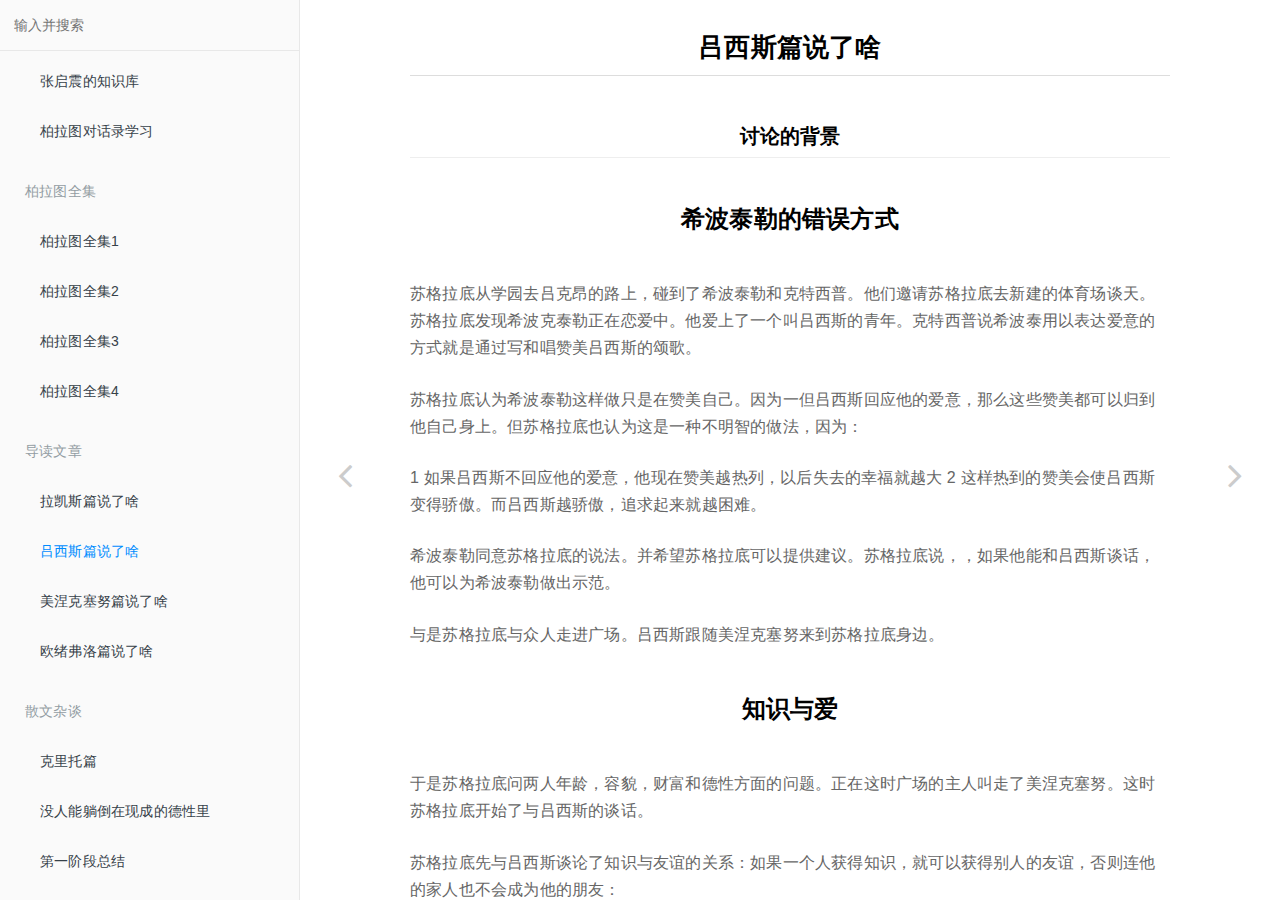
<file: html/content/吕西斯篇说了啥.html>
<!DOCTYPE HTML>
<html lang="zh-hans" >
    <head>
        <meta charset="UTF-8">
        <meta content="text/html; charset=utf-8" http-equiv="Content-Type">
        <title>吕西斯篇说了啥 · 前台用户手册</title>
        <meta http-equiv="X-UA-Compatible" content="IE=edge" />
        <meta name="description" content="">
        <meta name="generator" content="GitBook 3.2.3">
        <meta name="author" content="张启震">
        
        
    
    
    <link rel="stylesheet" href="../gitbook/style.css">

    
            
                
                <link rel="stylesheet" href="../gitbook/gitbook-plugin-back-to-top-button/plugin.css">
                
            
                
                <link rel="stylesheet" href="../gitbook/gitbook-plugin-image-captions/image-captions.css">
                
            
                
                <link rel="stylesheet" href="../gitbook/gitbook-plugin-search-plus/search.css">
                
            
                
                <link rel="stylesheet" href="../gitbook/gitbook-plugin-prism/prism.css">
                
            
                
                <link rel="stylesheet" href="../gitbook/gitbook-plugin-katex/katex.min.css">
                
            
                
                <link rel="stylesheet" href="../gitbook/gitbook-plugin-mermaid-gb3/mermaid/mermaid.css">
                
            
                
                <link rel="stylesheet" href="../gitbook/gitbook-plugin-tbfed-pagefooter/footer.css">
                
            
                
                <link rel="stylesheet" href="../gitbook/gitbook-plugin-expandable-chapters-small/expandable-chapters-small.css">
                
            
                
                <link rel="stylesheet" href="https://maxcdn.bootstrapcdn.com/bootstrap/3.3.7/css/bootstrap.min.css">
                
            
                
                <link rel="stylesheet" href="../gitbook/gitbook-plugin-sectionx/sectionx.css">
                
            
                
                <link rel="stylesheet" href="../gitbook/gitbook-plugin-alerts/style.css">
                
            
                
                <link rel="stylesheet" href="../gitbook/gitbook-plugin-tags/plugin.css">
                
            
                
                <link rel="stylesheet" href="../gitbook/gitbook-plugin-fontsettings/website.css">
                
            
                
                <link rel="stylesheet" href="../gitbook/gitbook-plugin-theme-comscore/test.css">
                
            
        

    

    
        
        <link rel="stylesheet" href="../css/html.css">
        
    


    

        
    
    
    
    
    
    <meta name="HandheldFriendly" content="true"/>
    <meta name="viewport" content="width=device-width, initial-scale=1, user-scalable=no">
    <meta name="apple-mobile-web-app-capable" content="yes">
    <meta name="apple-mobile-web-app-status-bar-style" content="black">
    <link rel="apple-touch-icon-precomposed" sizes="152x152" href="../gitbook/images/apple-touch-icon-precomposed-152.png">
    <link rel="shortcut icon" href="../gitbook/images/favicon.ico" type="image/x-icon">

    
    <link rel="next" href="美涅克塞努篇讲了啥.html" />
    
    
    <link rel="prev" href="拉凯斯篇说了啥.html" />
    

    
    
    
    

    
    <link rel="stylesheet" href="../gitbook/gitbook-plugin-chart/c3/c3.min.css">
    <script src="../gitbook/gitbook-plugin-chart/c3/d3.min.js"></script>
    <script src="../gitbook/gitbook-plugin-chart/c3/c3.min.js"></script>
    

    <script src="../gitbook/gitbook-plugin-graph/d3.min.js"></script>
    <script src="../gitbook/gitbook-plugin-graph/function-plot.js"></script>    

    </head>
    <body>
        
<div class="book">
    <div class="book-summary">
        
            
<div id="book-search-input" role="search">
    <input type="text" placeholder="输入并搜索" />
</div>

            
                <nav role="navigation">
                


<ul class="summary">
    
    
    
    

    

    
        
        
    
        <li class="chapter " data-level="1.1" >
            
                <a target="_blank" href="https://zhangqizhen.cn/">
            
                    
                    张启震的知识库
            
                </a>
            

            
        </li>
    
        <li class="chapter " data-level="1.2" data-path="../">
            
                <a href="../">
            
                    
                    柏拉图对话录学习
            
                </a>
            

            
        </li>
    

    
        
        <li class="header">柏拉图全集</li>
        
        
    
        <li class="chapter " data-level="2.1" >
            
                <a target="_blank" href="https://zhangqizhen.cn/book/%E6%9F%8F%E6%8B%89%E5%9B%BE%E5%85%A8%E9%9B%861.pdf">
            
                    
                    柏拉图全集1
            
                </a>
            

            
        </li>
    
        <li class="chapter " data-level="2.2" >
            
                <a target="_blank" href="https://zhangqizhen.cn/book/%E6%9F%8F%E6%8B%89%E5%9B%BE%E5%85%A8%E9%9B%862.pdf">
            
                    
                    柏拉图全集2
            
                </a>
            

            
        </li>
    
        <li class="chapter " data-level="2.3" >
            
                <a target="_blank" href="https://zhangqizhen.cn/book/%E6%9F%8F%E6%8B%89%E5%9B%BE%E5%85%A8%E9%9B%863.pdf">
            
                    
                    柏拉图全集3
            
                </a>
            

            
        </li>
    
        <li class="chapter " data-level="2.4" >
            
                <a target="_blank" href="https://zhangqizhen.cn/book/%E6%9F%8F%E6%8B%89%E5%9B%BE%E5%85%A8%E9%9B%864.pdf">
            
                    
                    柏拉图全集4
            
                </a>
            

            
        </li>
    

    
        
        <li class="header">导读文章</li>
        
        
    
        <li class="chapter " data-level="3.1" data-path="拉凯斯篇说了啥.html">
            
                <a href="拉凯斯篇说了啥.html">
            
                    
                    拉凯斯篇说了啥
            
                </a>
            

            
        </li>
    
        <li class="chapter active" data-level="3.2" data-path="吕西斯篇说了啥.html">
            
                <a href="吕西斯篇说了啥.html">
            
                    
                    吕西斯篇说了啥
            
                </a>
            

            
        </li>
    
        <li class="chapter " data-level="3.3" data-path="美涅克塞努篇讲了啥.html">
            
                <a href="美涅克塞努篇讲了啥.html">
            
                    
                    美涅克塞努篇说了啥
            
                </a>
            

            
        </li>
    
        <li class="chapter " data-level="3.4" data-path="欧绪弗洛篇说了啥.html">
            
                <a href="欧绪弗洛篇说了啥.html">
            
                    
                    欧绪弗洛篇说了啥
            
                </a>
            

            
        </li>
    

    
        
        <li class="header">散文杂谈</li>
        
        
    
        <li class="chapter " data-level="4.1" data-path="克里托篇.html">
            
                <a href="克里托篇.html">
            
                    
                    克里托篇
            
                </a>
            

            
        </li>
    
        <li class="chapter " data-level="4.2" data-path="没有人能躺倒在现成的德性里.html">
            
                <a href="没有人能躺倒在现成的德性里.html">
            
                    
                    没人能躺倒在现成的德性里
            
                </a>
            

            
        </li>
    
        <li class="chapter " data-level="4.3" data-path="第一阶段总结.html">
            
                <a href="第一阶段总结.html">
            
                    
                    第一阶段总结
            
                </a>
            

            
        </li>
    

    
        
        <li class="header">其他资料</li>
        
        
    
        <li class="chapter " data-level="5.1" data-path="波斯人的政治选择.html">
            
                <a href="波斯人的政治选择.html">
            
                    
                    波斯人的政治选择
            
                </a>
            

            
        </li>
    
        <li class="chapter " data-level="5.2" data-path="伯利克利阵亡将士演讲.html">
            
                <a href="伯利克利阵亡将士演讲.html">
            
                    
                    伯里克利阵亡将士演讲
            
                </a>
            

            
        </li>
    
        <li class="chapter " data-level="5.3" data-path="罗素西方哲学史第二章.html">
            
                <a href="罗素西方哲学史第二章.html">
            
                    
                    罗素西方哲学第二章
            
                </a>
            

            
        </li>
    
        <li class="chapter " data-level="5.4" data-path="在雅典人面前赞美雅典人两则.html">
            
                <a href="在雅典人面前赞美雅典人两则.html">
            
                    
                    在雅典人面前赞美雅典人两则
            
                </a>
            

            
        </li>
    

    

    <li class="divider"></li>

    <li>
        <a href="https://www.gitbook.com" target="blank" class="gitbook-link">
            本书使用 GitBook 发布
        </a>
    </li>
</ul>


                </nav>
            
        
    </div>

    <div class="book-body">
        
            <div class="body-inner">
                
                    

<div class="book-header" role="navigation">
    

    <!-- Title -->
    <h1>
        <i class="fa fa-circle-o-notch fa-spin"></i>
        <a href=".." >吕西斯篇说了啥</a>
    </h1>
</div>




                    <div class="page-wrapper" tabindex="-1" role="main">
                        <div class="page-inner">
                            
<div class="search-plus" id="book-search-results">
    <div class="search-noresults">
    
                                <section class="normal markdown-section">
                                
                                <h1 id="&#x5415;&#x897F;&#x65AF;&#x7BC7;&#x8BF4;&#x4E86;&#x5565;">&#x5415;&#x897F;&#x65AF;&#x7BC7;&#x8BF4;&#x4E86;&#x5565;</h1>
<h2 id="&#x8BA8;&#x8BBA;&#x7684;&#x80CC;&#x666F;">&#x8BA8;&#x8BBA;&#x7684;&#x80CC;&#x666F;</h2>
<h3 id="&#x5E0C;&#x6CE2;&#x6CF0;&#x52D2;&#x7684;&#x9519;&#x8BEF;&#x65B9;&#x5F0F;">&#x5E0C;&#x6CE2;&#x6CF0;&#x52D2;&#x7684;&#x9519;&#x8BEF;&#x65B9;&#x5F0F;</h3>
<p>&#x82CF;&#x683C;&#x62C9;&#x5E95;&#x4ECE;&#x5B66;&#x56ED;&#x53BB;&#x5415;&#x514B;&#x6602;&#x7684;&#x8DEF;&#x4E0A;&#xFF0C;&#x78B0;&#x5230;&#x4E86;&#x5E0C;&#x6CE2;&#x6CF0;&#x52D2;&#x548C;&#x514B;&#x7279;&#x897F;&#x666E;&#x3002;&#x4ED6;&#x4EEC;&#x9080;&#x8BF7;&#x82CF;&#x683C;&#x62C9;&#x5E95;&#x53BB;&#x65B0;&#x5EFA;&#x7684;&#x4F53;&#x80B2;&#x573A;&#x8C08;&#x5929;&#x3002;&#x82CF;&#x683C;&#x62C9;&#x5E95;&#x53D1;&#x73B0;&#x5E0C;&#x6CE2;&#x514B;&#x6CF0;&#x52D2;&#x6B63;&#x5728;&#x604B;&#x7231;&#x4E2D;&#x3002;&#x4ED6;&#x7231;&#x4E0A;&#x4E86;&#x4E00;&#x4E2A;&#x53EB;&#x5415;&#x897F;&#x65AF;&#x7684;&#x9752;&#x5E74;&#x3002;&#x514B;&#x7279;&#x897F;&#x666E;&#x8BF4;&#x5E0C;&#x6CE2;&#x6CF0;&#x7528;&#x4EE5;&#x8868;&#x8FBE;&#x7231;&#x610F;&#x7684;&#x65B9;&#x5F0F;&#x5C31;&#x662F;&#x901A;&#x8FC7;&#x5199;&#x548C;&#x5531;&#x8D5E;&#x7F8E;&#x5415;&#x897F;&#x65AF;&#x7684;&#x9882;&#x6B4C;&#x3002;</p>
<p>&#x82CF;&#x683C;&#x62C9;&#x5E95;&#x8BA4;&#x4E3A;&#x5E0C;&#x6CE2;&#x6CF0;&#x52D2;&#x8FD9;&#x6837;&#x505A;&#x53EA;&#x662F;&#x5728;&#x8D5E;&#x7F8E;&#x81EA;&#x5DF1;&#x3002;&#x56E0;&#x4E3A;&#x4E00;&#x4F46;&#x5415;&#x897F;&#x65AF;&#x56DE;&#x5E94;&#x4ED6;&#x7684;&#x7231;&#x610F;&#xFF0C;&#x90A3;&#x4E48;&#x8FD9;&#x4E9B;&#x8D5E;&#x7F8E;&#x90FD;&#x53EF;&#x4EE5;&#x5F52;&#x5230;&#x4ED6;&#x81EA;&#x5DF1;&#x8EAB;&#x4E0A;&#x3002;&#x4F46;&#x82CF;&#x683C;&#x62C9;&#x5E95;&#x4E5F;&#x8BA4;&#x4E3A;&#x8FD9;&#x662F;&#x4E00;&#x79CD;&#x4E0D;&#x660E;&#x667A;&#x7684;&#x505A;&#x6CD5;&#xFF0C;&#x56E0;&#x4E3A;&#xFF1A;</p>
<p>1 &#x5982;&#x679C;&#x5415;&#x897F;&#x65AF;&#x4E0D;&#x56DE;&#x5E94;&#x4ED6;&#x7684;&#x7231;&#x610F;&#xFF0C;&#x4ED6;&#x73B0;&#x5728;&#x8D5E;&#x7F8E;&#x8D8A;&#x70ED;&#x5217;&#xFF0C;&#x4EE5;&#x540E;&#x5931;&#x53BB;&#x7684;&#x5E78;&#x798F;&#x5C31;&#x8D8A;&#x5927;
2 &#x8FD9;&#x6837;&#x70ED;&#x5230;&#x7684;&#x8D5E;&#x7F8E;&#x4F1A;&#x4F7F;&#x5415;&#x897F;&#x65AF;&#x53D8;&#x5F97;&#x9A84;&#x50B2;&#x3002;&#x800C;&#x5415;&#x897F;&#x65AF;&#x8D8A;&#x9A84;&#x50B2;&#xFF0C;&#x8FFD;&#x6C42;&#x8D77;&#x6765;&#x5C31;&#x8D8A;&#x56F0;&#x96BE;&#x3002;</p>
<p>&#x5E0C;&#x6CE2;&#x6CF0;&#x52D2;&#x540C;&#x610F;&#x82CF;&#x683C;&#x62C9;&#x5E95;&#x7684;&#x8BF4;&#x6CD5;&#x3002;&#x5E76;&#x5E0C;&#x671B;&#x82CF;&#x683C;&#x62C9;&#x5E95;&#x53EF;&#x4EE5;&#x63D0;&#x4F9B;&#x5EFA;&#x8BAE;&#x3002;&#x82CF;&#x683C;&#x62C9;&#x5E95;&#x8BF4;&#xFF0C;&#xFF0C;&#x5982;&#x679C;&#x4ED6;&#x80FD;&#x548C;&#x5415;&#x897F;&#x65AF;&#x8C08;&#x8BDD;&#xFF0C;&#x4ED6;&#x53EF;&#x4EE5;&#x4E3A;&#x5E0C;&#x6CE2;&#x6CF0;&#x52D2;&#x505A;&#x51FA;&#x793A;&#x8303;&#x3002;</p>
<p>&#x4E0E;&#x662F;&#x82CF;&#x683C;&#x62C9;&#x5E95;&#x4E0E;&#x4F17;&#x4EBA;&#x8D70;&#x8FDB;&#x5E7F;&#x573A;&#x3002;&#x5415;&#x897F;&#x65AF;&#x8DDF;&#x968F;&#x7F8E;&#x6D85;&#x514B;&#x585E;&#x52AA;&#x6765;&#x5230;&#x82CF;&#x683C;&#x62C9;&#x5E95;&#x8EAB;&#x8FB9;&#x3002;</p>
<h3 id="&#x77E5;&#x8BC6;&#x4E0E;&#x7231;">&#x77E5;&#x8BC6;&#x4E0E;&#x7231;</h3>
<p>&#x4E8E;&#x662F;&#x82CF;&#x683C;&#x62C9;&#x5E95;&#x95EE;&#x4E24;&#x4EBA;&#x5E74;&#x9F84;&#xFF0C;&#x5BB9;&#x8C8C;&#xFF0C;&#x8D22;&#x5BCC;&#x548C;&#x5FB7;&#x6027;&#x65B9;&#x9762;&#x7684;&#x95EE;&#x9898;&#x3002;&#x6B63;&#x5728;&#x8FD9;&#x65F6;&#x5E7F;&#x573A;&#x7684;&#x4E3B;&#x4EBA;&#x53EB;&#x8D70;&#x4E86;&#x7F8E;&#x6D85;&#x514B;&#x585E;&#x52AA;&#x3002;&#x8FD9;&#x65F6;&#x82CF;&#x683C;&#x62C9;&#x5E95;&#x5F00;&#x59CB;&#x4E86;&#x4E0E;&#x5415;&#x897F;&#x65AF;&#x7684;&#x8C08;&#x8BDD;&#x3002;</p>
<p>&#x82CF;&#x683C;&#x62C9;&#x5E95;&#x5148;&#x4E0E;&#x5415;&#x897F;&#x65AF;&#x8C08;&#x8BBA;&#x4E86;&#x77E5;&#x8BC6;&#x4E0E;&#x53CB;&#x8C0A;&#x7684;&#x5173;&#x7CFB;&#xFF1A;&#x5982;&#x679C;&#x4E00;&#x4E2A;&#x4EBA;&#x83B7;&#x5F97;&#x77E5;&#x8BC6;&#xFF0C;&#x5C31;&#x53EF;&#x4EE5;&#x83B7;&#x5F97;&#x522B;&#x4EBA;&#x7684;&#x53CB;&#x8C0A;&#xFF0C;&#x5426;&#x5219;&#x8FDE;&#x4ED6;&#x7684;&#x5BB6;&#x4EBA;&#x4E5F;&#x4E0D;&#x4F1A;&#x6210;&#x4E3A;&#x4ED6;&#x7684;&#x670B;&#x53CB;&#xFF1A;</p>
<p>1 &#x7236;&#x6BCD;&#x867D;&#x7231;&#x4ED6;&#x5374;&#x4E0D;&#x4F1A;&#x8BA9;&#x4ED6;&#x4EFB;&#x6027;&#x800C;&#x4E3A;&#xFF0C;&#x5982;&#xFF1A;
  1.1 &#x4E0D;&#x8BA9;&#x4ED6;&#x67B6;&#x8F66;&#x800C;&#x8BA9;&#x8F66;&#x592B;&#x67B6;&#x8F66;
  1.2 &#x4E0D;&#x8BA9;&#x4ED6;&#x97AD;&#x6253;&#x9AA1;&#x5B50;&#x5374;&#x8BA9;&#x7BA1;&#x7272;&#x53E3;&#x7684;&#x5974;&#x96B6;&#x97AD;&#x6253;
  1.3 &#x8BA9;&#x5974;&#x96B6;&#x7BA1;&#x6559;&#x4ED6;&#x53BB;&#x4E0A;&#x5B66;
  1.4 &#x4E0D;&#x8BA9;&#x4ED6;&#x4E71;&#x52A8;&#x7EC7;&#x673A;&#x5DE5;&#x5177;
2 &#x4F46;&#x5BF9;&#x4E8E;&#x67D0;&#x4E9B;&#x4E8B;&#xFF0C;&#x5374;&#x4E0D;&#x7B49;&#x4ED6;&#x6210;&#x5E74;&#x5C31;&#x4F1A;&#x8BA9;&#x4ED6;&#x968F;&#x610F;&#x53BB;&#x505A;, &#x5982;:
  2.1 &#x8BFB;&#x4E66;
  2.2 &#x5199;&#x4F5C;
  2.3 &#x5F39;&#x7434;
3 &#x7531;&#x6B64;&#x53EF;&#x89C1;,&#x53EA;&#x8981;&#x662F;&#x4ED6;&#x61C2;&#x7684;&#x4E8B;&#x60C5;,&#x7236;&#x6BCD;&#x5C31;&#x4F1A;&#x4EA4;&#x7ED9;&#x4ED6;&#x7531;&#x4ED6;&#x5904;&#x7F6E;.
4 &#x53EA;&#x8981;&#x5BF9;&#x76F8;&#x5173;&#x4E8B;&#x52A1;&#x8DB3;&#x591F;&#x806A;&#x660E;,&#x8FDE;&#x5916;&#x4EBA;&#x4E5F;&#x4F1A;&#x5C06;&#x4E8B;&#x52A1;&#x4EA4;&#x7531;&#x4ED6;&#x505A;&#xFF0C;&#x5982;
  4.1 &#x5982;&#x679C;&#x6211;&#x4EEC;&#x6BD4;&#x90BB;&#x5C45;&#x5728;&#x7406;&#x8D22;&#x4E0A;&#x66F4;&#x806A;&#x660E;&#xFF0C;&#x90BB;&#x5C45;&#x4F1A;&#x628A;&#x8D22;&#x4EA7;&#x4EA7;&#x7ED9;&#x6211;&#x4EEC;&#x5904;&#x4E0B;
  4.2 &#x5982;&#x679C;&#x6211;&#x4EEC;&#x5728;&#x505A;&#x83DC;&#x4E0A;&#x66F4;&#x62FF;&#x624B;&#xFF0C;&#x56FD;&#x738B;&#x4F1A;&#x628A;&#x505A;&#x83DC;&#x7684;&#x4E8B;&#x4EA4;&#x6258;&#x7ED9;&#x6211;&#x4EEC;&#xFF0C;&#x800C;&#x4E0D;&#x662F;&#x81EA;&#x5DF1;&#x7684;&#x738B;&#x5B50;
  4.3 &#x5982;&#x679C;&#x56FD;&#x738B;&#x513F;&#x5B50;&#x60A3;&#x6709;&#x773C;&#x75BE;&#xFF0C;&#x800C;&#x6211;&#x4EEC;&#x61C2;&#x533B;&#x5B66;&#xFF0C;&#x4ED6;&#x4F1A;&#x8BA9;&#x6211;&#x4EEC;&#x5904;&#x7406;&#x4ED6;&#x513F;&#x5B50;&#x7684;&#x773C;&#x775B;&#xFF0C;&#x800C;&#x4E0D;&#x662F;&#x8BA9;&#x4ED6;&#x81EA;&#x5DF1;&#x5904;&#x7406;&#x4ED6;&#x7684;&#x513F;&#x5B50;</p>
<h2 id="&#x5173;&#x4E8E;&#x53CB;&#x8C0A;&#x7684;&#x8BBA;&#x8BC1;">&#x5173;&#x4E8E;&#x53CB;&#x8C0A;&#x7684;&#x8BBA;&#x8BC1;</h2>
<h3 id="&#x4ECE;&#x7231;&#x8005;&#x4E0E;&#x88AB;&#x7231;&#x8005;&#x7684;&#x89D2;&#x8BA8;&#x8BBA;&#x53CB;&#x8C0A;">&#x4ECE;&#x7231;&#x8005;&#x4E0E;&#x88AB;&#x7231;&#x8005;&#x7684;&#x89D2;&#x8BA8;&#x8BBA;&#x53CB;&#x8C0A;</h3>
<p>&#x8FD9;&#x65F6;&#x5019;&#x7F8E;&#x6D85;&#x514B;&#x585E;&#x52AA;&#x56DE;&#x6765;&#x4E86;. &#x4E8E;&#x662F;&#x4E24;&#x4EBA;&#x5F00;&#x59CB;&#x8BA8;&#x5173;&#x4E8E;&#x53CB;&#x8C0A;&#x7684;&#x95EE;&#x9898;&#x3002;</p>
<p>&#x82CF;&#x683C;&#x62C9;&#x5E95;&#x9996;&#x5148;&#x8BD5;&#x7740;&#x4ECE;&#x7231;&#x8005;&#x548C;&#x88AB;&#x7231;&#x8005;&#x7684;&#x89D2;&#x5EA6;&#x8C08;&#x8BBA;&#x53CB;&#x8C0A;&#x3002;&#x4ED6;&#x63D0;&#x51FA;&#x8FD9;&#x6837;&#x7684;&#x95EE;&#x9898;&#xFF1A;</p>
<blockquote>
<p>&#x4E00;&#x4E2A;&#x4EBA;&#x4E00;&#x65E6;&#x7231;&#x4E0A;&#x53E6;&#x4E00;&#x4E2A;&#x4EBA;&#xFF0C;&#x90A3;&#x4E48;&#x4ED6;&#x4EEC;&#x4E2D;&#x95F4;&#x54EA;&#x4E00;&#x4E2A;&#x6210;&#x4E3A;&#x670B;&#x53CB;&#xFF1F;&#x662F;&#x90A3;&#x4F4D;&#x88AB;&#x7231;&#x8005;&#x6210;&#x4E3A;&#x7231;&#x8005;&#x7684;&#x670B;&#x53CB;&#xFF0C;&#x8FD8;&#x662F;&#x7231;&#x8005;&#x6210;&#x4E3A;&#x88AB;&#x7231;&#x8005;&#x7684;&#x670B;&#x53CB;&#xFF1F;&#x6216;&#x8005;&#x8BF4;&#x4E24;&#x79CD;&#x8BF4;&#x6CD5;&#x662F;&#x4E00;&#x56DE;&#x4E8B;</p>
</blockquote>
<p>&#x4F46;&#x6700;&#x7EC8;&#x53D1;&#x73B0;&#xFF0C;&#x4ECE;&#x8FD9;&#x4E2A;&#x89D2;&#x5EA6;&#x65E0;&#x6CD5;&#x627E;&#x5230;&#x53CB;&#x8C0A;&#x662F;&#x4EC0;&#x4E48;&#x3002;</p>
<p>1 &#x4E24;&#x79CD;&#x8BF4;&#x6CD5;&#x662F;&#x4E00;&#x56DE;&#x4E8B;&#xFF08;&#x53EA;&#x8981;&#x6709;&#x4E00;&#x4E2A;&#x7231;&#x8005;&#xFF0C;&#x7231;&#x8005;&#x548C;&#x88AB;&#x7231;&#x8005;&#x90FD;&#x4F1A;&#x6210;&#x4E3A;&#x670B;&#x53CB;&#xFF09;&#x3002;&#x56E0;&#x4E3A;&#x6709;&#x53EF;&#x80FD;&#x88AB;&#x7231;&#x8005;&#x4E0D;&#x7231;&#x7231;&#x8005;&#x3002;
2 &#x53EA;&#x6709;&#x4E24;&#x4EBA;&#x5F7C;&#x6B64;&#x76F8;&#x7231;&#x624D;&#x662F;&#x670B;&#x53CB;&#x3002;&#x800C;&#x7231;&#x8005;&#x5F97;&#x4E0D;&#x5230;&#x88AB;&#x7231;&#x8005;&#x7684;&#x56DE;&#x5E94;&#x5C31;&#x4E0D;&#x80FD;&#x6210;&#x4E3A;&#x670B;&#x53CB;&#x3002;
3 &#x7531;&#x6B64;&#x53EF;&#x89C1;&#x88AB;&#x7231;&#x7684;&#x5BF9;&#x8C61;&#x4E0D;&#x662F;&#x670B;&#x53CB;&#xFF0C;&#x53EA;&#x6709;&#x7231;&#x8005;&#x624D;&#x662F;&#x670B;&#x53CB;
4 &#x540C;&#x7406;&#x6068;&#x8005;&#x624D;&#x662F;&#x654C;&#x4EBA;&#x3002;
5 &#x4F46;&#x5B58;&#x5728;&#x7231;&#x8005;&#x6240;&#x7231;&#x4E4B;&#x4EBA;&#x6068;&#x7231;&#x8005;&#xFF0C;&#x6068;&#x8005;&#x6240;&#x6068;&#x4E4B;&#x4EBA;&#x7231;&#x6068;&#x8005;&#x7684;&#x60C5;&#x51B5;&#x5B58;&#x5728;
6 &#x5982;&#x6B64;&#x5C31;&#x4F1A;&#x51FA;&#x73B0;&#x6709;&#x4EBA;&#x662F;&#x670B;&#x53CB;&#x7684;&#x654C;&#x4EBA;&#xFF0C;&#x6216;&#x6709;&#x4EBA;&#x662F;&#x654C;&#x4EBA;&#x6709;&#x670B;&#x53CB;&#x3002;
7 &#x800C;&#x8FD9;&#x662F;&#x4E0D;&#x53EF;&#x80FD;&#x7684;&#x3002;&#x56E0;&#x6B64;&#x4E0D;&#x80FD;&#x4ECE;&#x7231;&#x8005;&#x548C;&#x88AB;&#x7231;&#x8005;&#x7684;&#x89D2;&#x5EA6;&#x6765;&#x8BA8;&#x8BBA;&#x53CB;&#x8C0A;&#x3002;</p>
<h3 id="&#x4ECE;-&#x540C;&#x7C7B;&#x76F8;&#x805A;-&#x8BA8;&#x8BBA;&#x53CB;&#x8C0A;">&#x4ECE; &quot;&#x540C;&#x7C7B;&#x76F8;&#x805A;&quot; &#x8BA8;&#x8BBA;&#x53CB;&#x8C0A;</h3>
<p>&#x8FD9;&#x65F6;&#x5415;&#x897F;&#x65AF;&#x63D2;&#x5165;&#x8BA8;&#x8BBA;&#x3002;&#x4E0E;&#x662F;&#x82CF;&#x683C;&#x62C9;&#x5E95;&#x8F6C;&#x5411;&#x5415;&#x897F;&#x65AF;&#x8BA8;&#x8BBA;&#x53CB;&#x8C0A;&#x3002;&#x8FD9;&#x6B21;&#x8BA8;&#x8BBA;&#x7684;&#x51FA;&#x53D1;&#x70B9;&#x662F; &quot;&#x540C;&#x7C7B;&#x76F8;&#x805A;&quot;. &#x4F46;&#x8FD9;&#x6B21;&#x4F9D;&#x7136;&#x6CA1;&#x6709;&#x901A;&#x8FC7; &quot;&#x540C;&#x7C7B;&#x76F8;&#x805A;&quot; &#x4E2D;&#x627E;&#x5230;&#x53CB;&#x8C0A;&#x662F;&#x4EC0;&#x4E48;&#x3002;</p>
<p>1 &#x574F;&#x4EBA;&#x4E4B;&#x95F4;&#x4E0D;&#x4F1A;&#x6210;&#x4E3A;&#x670B;&#x53CB;, &#x56E0;&#x4E3A;
  1.1 &#x574F;&#x4EBA;&#x4E4B;&#x95F4;&#x76F8;&#x4E92;&#x4F24;&#x5BB3;
  1.2 &#x574F;&#x4EBA;&#x4E0D;&#x65AD;&#x53D8;&#x5316;&#xFF0C;&#x4ED6;&#x4EEC;&#x751A;&#x81F3;&#x4E0E;&#x81EA;&#x5DF1;&#x4E0D;&#x540C;
2 &#x5982;&#x6B64;&#x8BF4;&#x6765;, &#x53EA;&#x6709;&#x597D;&#x4EBA;&#x53EF;&#x4EE5;&#x6210;&#x4E3A;&#x670B;&#x53CB;. &#x4F46;&#x8FD9;&#x4E5F;&#x4E0D;&#x53EF;&#x80FD;, &#x56E0;&#x4E3A;
  2.1 &#x4EBA;&#x4EEC;&#x76F8;&#x4E92;&#x53CB;&#x597D;&#x4E0D;&#x662F;&#x56E0;&#x4E3A;&#x76F8;&#x540C;&#xFF0C;&#x800C;&#x662F;&#x56E0;&#x4E3A;&#x76F8;&#x4E92;&#x4E4B;&#x95F4;&#x662F;&#x6709;&#x7528;&#x7684;&#xFF0C;&#x6709;&#x7528;&#x4F7F;&#x4ED6;&#x4EEC;&#x76F8;&#x4E92;&#x5173;&#x6CE8;, &#x56E0;&#x6B64;&#x4EA7;&#x751F;&#x53CB;&#x8C0A;
  2.2 &#x597D;&#x4EBA;&#x4EC0;&#x4E48;&#x90FD;&#x4E0D;&#x7F3A;&#xFF0C;&#x56E0;&#x6B64;&#x4ED6;&#x4EEC;&#x4EC0;&#x4E48;&#x90FD;&#x4E0D;&#x5173;&#x6CE8;&#xFF0C;&#x4E0D;&#x5173;&#x6CE8;&#x5C31;&#x4E0D;&#x559C;&#x7231;&#xFF0C;&#x4E0D;&#x559C;&#x7231;&#x5C31;&#x65E0;&#x4ECE;&#x4F1A;&#x6709;&#x53CB;&#x8C0A;</p>
<h3 id="&#x4ECE;-&#x5F02;&#x7C7B;&#x76F8;&#x5438;-&#x8BA8;&#x8BBA;&#x53CB;&#x8C0A;">&#x4ECE; &quot;&#x5F02;&#x7C7B;&#x76F8;&#x5438;&quot; &#x8BA8;&#x8BBA;&#x53CB;&#x8C0A;</h3>
<p>&#x4E0E;&#x662F;&#x82CF;&#x683C;&#x62C9;&#x5E95;&#x518D;&#x6B21;&#x6539;&#x53D8;&#x601D;&#x8DEF;, &#x8BD5;&#x56FE;&#x901A;&#x8FC7; &quot;&#x540C;&#x7C7B;&#x76F8;&#x65A5;, &#x5F02;&#x7C7B;&#x76F8;&#x5438;&quot; &#x7684;&#x89D2;&#x5EA6;&#x8BD5;&#x56FE;&#x627E;&#x5230;&#x53CB;&#x8C0A;&#x662F;&#x4EC0;&#x4E48;.</p>
<p>1 &#x76F8;&#x5F02;&#x8005;&#x662F;&#x76F8;&#x5F02;&#x8005;&#x7684;&#x98DF;&#x7CAE;, &#x76F8;&#x540C;&#x8005;&#x4E0D;&#x540C;&#x4ECE;&#x76F8;&#x540C;&#x8005;&#x90A3;&#x91CC;&#x5F97;&#x5230;&#x76CA;&#x5904;.
2 &#x4F46;&#x7EDD;&#x5BF9;&#x76F8;&#x53CD;&#x7684;&#x662F;&#x654C;&#x4EBA;, &#x800C;&#x4E0D;&#x662F;&#x670B;&#x53CB;. &#x5982;&#x6B63;&#x4E49;&#x548C;&#x975E;&#x6B63;&#x4E49;, &#x8282;&#x5236;&#x548C;&#x975E;&#x8282;&#x5236;.
3 &#x6211;&#x4EEC;&#x628A;&#x4E8B;&#x7269;&#x5206;&#x4E3A;&#x4E09;&#x7C7B;: &#x597D;&#x7684;&#x4E8B;&#x7269;, &#x574F;&#x7684;&#x4E8B;&#x7269;&#x548C;&#x4E0D;&#x597D;&#x4E0D;&#x597D;&#x7684;&#x4E8B;&#x7269;
  3.1 &#x574F;&#x7684;&#x4E8B;&#x7269;&#x4E0D;&#x4F1A;&#x4E0E;&#x4EFB;&#x4F55;&#x4E8B;&#x7269;&#x662F;&#x670B;&#x53CB;
  3.2 &#x597D;&#x7684;&#x4E8B;&#x7269;&#x4E0D;&#x4F1A;&#x548C;&#x597D;&#x7684;&#x4E8B;&#x7269;&#x662F;&#x670B;&#x53CB;
  3.3 &#x4E0D;&#x597D;&#x4E0D;&#x574F;&#x7684;&#x4E8B;&#x7269;&#x4E0D;&#x4F1A;&#x548C;&#x4E0D;&#x597D;&#x4E0D;&#x574F;&#x7684;&#x4E8B;&#x7269;&#x662F;&#x670B;&#x53CB;
  3.4 &#x56E0;&#x6B64;&#x53CB;&#x8C0A;&#x7684;&#x552F;&#x4E00;&#x53EF;&#x80FD;&#x662F;, &#x4E0D;&#x597D;&#x4E0D;&#x574F;&#x7684;&#x4E8B;&#x7269;&#x53EF;&#x4EE5;&#x548C;&#x597D;&#x7684;&#x4E8B;&#x7269;&#x662F;&#x670B;&#x53CB;
4 &#x5173;&#x4E8E;&#x4E0D;&#x597D;&#x4E0D;&#x574F;&#x7684;&#x4E8B;&#x7269;&#x53EF;&#x4EE5;&#x548C;&#x597D;&#x7684;&#x4E8B;&#x7269;&#x6210;&#x4E3A;&#x670B;&#x53CB;&#x7684;&#x8BBA;&#x8BC1;:
  4.1 &#x8EAB;&#x4F53;&#x662F;&#x4E0D;&#x597D;&#x4E0D;&#x574F;&#x7684;
  4.2 &#x533B;&#x672F;&#x662F;&#x597D;&#x7684;
  4.3 &#x5065;&#x5EB7; ( &#x597D;&#x7684;&#x4E8B;&#x7269; ) &#x4F7F;&#x8EAB;&#x4F53;&#x4E0D;&#x9700;&#x8981;&#x533B;&#x672F;, &#x800C;&#x75BE;&#x75C5; ( &#x574F;&#x7684;&#x4E8B;&#x7269; ) &#x4F7F;&#x8EAB;&#x4F53;&#x9700;&#x8981;&#x533B;&#x672F;
  4.4 &#x4E8B;&#x7269;&#x5448;&#x73B0;&#x67D0;&#x6027;&#x8D28;, &#x53EF;&#x80FD;&#x6709;&#x4E24;&#x79CD;&#x60C5;&#x51B5;:
      4.4.1 &#x4E00;&#x79CD;&#x60C5;&#x51B5;&#x662F;, &#x4E8B;&#x7269;&#x5E76;&#x4E0D;&#x53D8;&#x6210;&#x6240;&#x5448;&#x73B0;&#x7684;&#x6027;&#x8D28;, &#x5982;&#x91D1;&#x9501;&#x9540;&#x767D;&#x94C5;, &#x91D1;&#x9501;&#x867D;&#x5448;&#x73B0;&#x51FA;&#x767D;, &#x4F46;&#x5176;&#x672C;&#x8EAB;&#x5E76;&#x4E0D;&#x53D8;&#x767D;
      4.4.2 &#x4E00;&#x79CD;&#x60C5;&#x51B5;&#x662F;, &#x4E8B;&#x7269;&#x53D8;&#x6210;&#x4E86;&#x6240;&#x5448;&#x73B0;&#x7684;&#x6027;&#x8D28;, &#x5982;&#x5E74;&#x9F84;&#x751F;&#x767D;&#x53D1;, &#x5934;&#x53D1;&#x53D8;&#x6210;&#x4E86;&#x767D;&#x8272;
  4.5 &#x56E0;&#x6B64;&#x4E0D;&#x597D;&#x4E0D;&#x574F;&#x7684;&#x4E8B;&#x7269;&#x5448;&#x73B0;&#x4E3A;&#x574F;&#x800C;&#x4E0D;&#x53D8;&#x4E3A;&#x574F;&#x7684;&#x65F6;, &#x5B83;&#x4F1A;&#x548C;&#x597D;&#x7684;&#x4E8B;&#x7269;&#x6210;&#x4E3A;&#x670B;&#x53CB;; &#x4F46;&#x5982;&#x679C;&#x4E0D;&#x597D;&#x4E0D;&#x574F;&#x7684;&#x4E8B;&#x7269;&#x53D8;&#x6210;&#x4E86;&#x574F;&#x7684;&#x4E8B;&#x7269;, &#x5B83;&#x5C31;&#x4E0D;&#x4F1A;&#x4E0E;&#x597D;&#x7684;&#x4E8B;&#x7269;&#x6210;&#x4E3A;&#x670B;&#x53CB;. &#x56E0;&#x6B64;
      4.5.1 &#x5DF2;&#x7ECF;&#x806A;&#x660E;&#x7684;&#x4E0D;&#x518D;&#x662F;&#x667A;&#x6167;&#x7684;&#x670B;&#x53CB;
      4.5.2 &#x611A;&#x8822;&#x7684;&#x4E5F;&#x4E0D;&#x4F1A;&#x6210;&#x4E3A;&#x667A;&#x6167;&#x7684;&#x670B;&#x53CB;
      4.5.3 &#x56E0;&#x6B64;&#x53EA;&#x6709;&#x90A3;&#x6B64;&#x611A;&#x8822;&#x65E0;&#x77E5;&#x800C;&#x81EA;&#x77E5;&#x65E0;&#x77E5;&#x7684;&#x4EBA;&#x4F1A;&#x6210;&#x4E3A;&#x667A;&#x6167;&#x7684;&#x670B;&#x53CB;</p>
<h3 id="&#x4ECE;&#x6B32;&#x671B;&#x4E0E;&#x4ECE;&#x5C5E;&#x7684;&#x89D2;&#x5EA6;&#x8BA8;&#x8BBA;&#x53CB;&#x8C0A;">&#x4ECE;&#x6B32;&#x671B;&#x4E0E;&#x4ECE;&#x5C5E;&#x7684;&#x89D2;&#x5EA6;&#x8BA8;&#x8BBA;&#x53CB;&#x8C0A;</h3>
<p>&#x8FD9;&#x4E2A;&#x8BBA;&#x8BC1;&#x4F7F;&#x5415;&#x897F;&#x65AF;&#x548C;&#x7F8E;&#x6D85;&#x514B;&#x585E;&#x52AA;&#x5FC3;&#x60A6;&#x8BDA;&#x670D;. &#x4F46;&#x82CF;&#x683C;&#x62C9;&#x5E95;&#x5374;&#x62C5;&#x5FC3;&#x5BF9;&#x53CB;&#x8C0A;&#x7684;&#x63A2;&#x8BA8;&#x4F1A;&#x683D;&#x5728;&#x9519;&#x8BEF;&#x7684;&#x63A8;&#x7406;&#x4E0A;.</p>
<p>1 &#x4F7F;&#x67D0;&#x4EBA;&#x6210;&#x4E3A;&#x4ED6;&#x4EBA;&#x670B;&#x53CB;&#x7684;&#x539F;&#x56E0;&#x662F;&#x56E0;&#x4E3A;&#x4ED6;&#x662F;&#x4ED6;&#x670B;&#x53CB;&#x7684;&#x670B;&#x53CB;
  1.1 &#x67D0;&#x4EBA;&#x505A;&#x4ED6;&#x4EBA;&#x7684;&#x670B;&#x53CB;&#x662F;&#x6709;&#x52A8;&#x673A;&#x6709;&#x539F;&#x56E0;&#x7684;
  1.2 &#x75C5;&#x4EBA;&#x662F;&#x533B;&#x751F;&#x7684;&#x670B;&#x53CB;, &#x539F;&#x56E0;&#x662F;&#x75BE;&#x75C5;, &#x52A8;&#x673A;&#x662F;&#x5065;&#x5EB7;
  1.3 &#x75BE;&#x75C5;&#x662F;&#x574F;&#x7684;, &#x5065;&#x5EB7;&#x662F;&#x597D;&#x7684;, &#x8EAB;&#x4F53;&#x662F;&#x4E0D;&#x597D;&#x4E0D;&#x574F;&#x7684;
  1.4 &#x533B;&#x672F;&#x56E0;&#x5065;&#x5EB7;&#x5F97;&#x5230;&#x8EAB;&#x4F53;&#x7684;&#x53CB;&#x8C0A;, &#x800C;&#x8EAB;&#x4F53;&#x548C;&#x5065;&#x5EB7;&#x662F;&#x670B;&#x53CB;, &#x548C;&#x75BE;&#x75C5;&#x662F;&#x654C;&#x4EBA;
  1.5 &#x56E0;&#x6B64;&#x8EAB;&#x4F53;&#x4E0E;&#x533B;&#x672F;&#x4E3A;&#x53CB;, &#x539F;&#x56E0;&#x662F;&#x533B;&#x672F;&#x5BF9;&#x4E8E;&#x8EAB;&#x4F53;&#x7684;&#x654C;&#x4EBA; ( &#x75BE;&#x75C5; ) &#x662F;&#x4E00;&#x79CD;&#x574F;, &#x800C;&#x5176;&#x52A8;&#x673A;&#x662F;&#x533B;&#x672F;&#x5BF9;&#x4E8E;&#x8EAB;&#x4F53;&#x7684;&#x670B;&#x53CB; ( &#x5065;&#x5EB7; ) &#x662F;&#x4E00;&#x79CD;&#x597D;
2 &#x5B58;&#x5728;&#x4E00;&#x4E2A;&#x4F7F;&#x6211;&#x4EEC;&#x4E0E;&#x4E00;&#x5207;&#x4E8B;&#x7269;&#x6210;&#x4E3A;&#x670B;&#x53CB;&#x7684;&#x6700;&#x7EC8;&#x539F;&#x56E0;
  2.1 &#x67D0;&#x4EBA;&#x56E0;&#x6B64;&#x67D0;&#x4E2A;&#x539F;&#x56E0;&#x5BF9;&#x67D0;&#x4E2A;&#x4E8B;&#x7269;&#x53CB;&#x597D;, &#x90A3;&#x4E48;&#x4ED6;&#x4E5F;&#x4F1A;&#x5BF9;&#x4F5C;&#x4E3A;&#x539F;&#x56E0;&#x7684;&#x4E8B;&#x7269;&#x53CB;&#x597D;
  2.2 &#x56E0;&#x6B64;&#x53EA;&#x6211;&#x4EEC;&#x4E00;&#x76F4;&#x8FFD;&#x95EE;, &#x5C31;&#x53EF;&#x627E;&#x5230;&#x4F5C;&#x4E3A;&#x6700;&#x540E;&#x90A3;&#x4E2A;&#x539F;&#x56E0;&#x7684;&#x4E8E;&#x4E8B;&#x7269;.
  2.3 &#x53EA;&#x6709;&#x8FD9;&#x4E2A;&#x7EC8;&#x6781;&#x7684;&#x53CB;&#x8C0A;&#x624D;&#x4F7F;&#x6211;&#x4EEC;&#x5BF9;&#x5176;&#x4ED6;&#x4E8B;&#x7269;&#x662F;&#x53CB;&#x597D;&#x7684;
3 &#x574F;&#x4E0D;&#x662F;&#x8FD9;&#x4E2A;&#x6700;&#x7EC8;&#x53CB;&#x8C0A;&#x7684;&#x539F;&#x56E0;, &#x800C;&#x6B32;&#x671B;&#x662F;
  3.1 &#x524D;&#x8FB9;&#x8BBA;&#x8BC1;&#x8FC7;, &#x7531;&#x4E8E;&#x574F;&#x7684;&#x5B58;&#x5728;, &#x597D;&#x624D;&#x88AB;&#x6211;&#x4EEC;&#x8FD9;&#x4E9B;&#x5904;&#x4E8E;&#x597D;&#x4E8E;&#x574F;&#x4E4B;&#x95F4;&#x7684;&#x4EBA;&#x6240;&#x7231;.
  3.2 &#x6B32;&#x671B;&#x662F;&#x4E0D;&#x597D;&#x4E0D;&#x574F;&#x7684;
  3.3 &#x5047;&#x8BBE;&#x574F;&#x706D;&#x7EDD;&#x4E86;, &#x90A3;&#x4E9B;&#x4E0D;&#x597D;&#x4E0D;&#x574F;&#x7684;&#x6B32;&#x671B;&#x4ECD;&#x65E7;&#x5B58;&#x5728;
  3.4 &#x53EA;&#x4EBA;&#x6B32;&#x671B;&#x5B58;&#x5728;, &#x4EBA;&#x5C31;&#x4F1A;&#x7231;&#x6155;&#x4E8B;&#x7269;
  3.5 &#x56E0;&#x6B64;&#x574F;&#x706D;&#x7EDD;&#x4E86;, &#x53CB;&#x8C0A;&#x8FD8;&#x5B58;&#x5728;
  3.6 &#x56E0;&#x6B64;&#x574F;&#x4E0D;&#x662F;&#x6700;&#x7EC8;&#x53CB;&#x8C0A;&#x7684;&#x539F;&#x56E0;
4 &#x53CB;&#x8C0A;&#x662F;&#x7531;&#x4E8E;&#x67D0;&#x79CD;&#x672C;&#x6027;&#x7684;&#x8054;&#x7CFB;&#x800C;&#x76F8;&#x4E92;&#x5C5E;&#x4E8E;&#x5BF9;&#x65B9;
  4.1 &#x6B32;&#x671B;&#x610F;&#x5473;&#x7740;&#x5FC5;&#x5B9A;&#x6709;&#x60F3;&#x8981;&#x5F97;&#x5230;&#x7F3A;&#x4E4F;&#x7684;&#x4E1C;&#x897F;
  4.2 &#x7F3A;&#x4E4F;&#x8005;&#x5BF9;&#x60F3;&#x8981;&#x7684;&#x4E1C;&#x897F;&#x8868;&#x793A;&#x53CB;&#x597D;
  4.3 &#x7231;&#x60C5;, &#x53CB;&#x8C0A;, &#x6B32;&#x671B;&#x7684;&#x5BF9;&#x8C61;&#x8005;&#x5C5E;&#x4E8E;&#x4EBA;
  4.4 &#x56E0;&#x6B64;&#x53CB;&#x7231;&#x7684;&#x53CC;&#x65B9;&#x7531;&#x4E8E;&#x67D0;&#x79CD;&#x672C;&#x6027;&#x800C;&#x6709;&#x5BF9;&#x65B9;&#x6240;&#x7F3A;&#x4E4F;&#x7684;&#x4E1C;&#x897F;
  4.5 &#x56E0;&#x6B64;&#x53EA;&#x6709;&#x771F;&#x6B63;&#x7684;&#x7231;&#x4EBA;&#x624D;&#x4F1A;&#x5F97;&#x5230;&#x4ED6;&#x7231;&#x86EE;&#x7684;&#x5BF9;&#x8C61;&#x7684;&#x56DE;&#x7231;&#x662F;&#x4E0D;&#x53EF;&#x80FD;&#x7684;.
5 &#x5982;&#x679C;&#x597D;&#x5C5E;&#x4E8E;&#x597D;, &#x574F;&#x5C5E;&#x4E8E;&#x574F;, &#x4E0D;&#x597D;&#x4E0D;&#x574F;&#x5C5E;&#x4E8E;&#x4E0D;&#x597D;
  5.1 &#x76F8;&#x5C5E;&#x7684;&#x4E8B;&#x7269;&#x4E0E;&#x76F8;&#x540C;&#x7684;&#x4E8B;&#x7269;&#x6709;&#x533A;&#x522B;
      5.1.1 &#x76F8;&#x540C;&#x7684;&#x4E8B;&#x7269;&#x76F8;&#x4E92;&#x603B;&#x662F;&#x65E0;&#x7528;
      5.1.2 &#x76F8;&#x5C5E;&#x7684;&#x4E8B;&#x7269;&#x53EF;&#x4EE5;&#x5F15;&#x8D77;&#x6B32;&#x671B;
  5.2 &#x5982;&#x679C;&#x597D;&#x5C5E;&#x4E8E;&#x597D;, &#x574F;&#x5C5E;&#x4E8E;&#x574F;, &#x4E0D;&#x597D;&#x4E0D;&#x574F;&#x5C5E;&#x4E8E;&#x4E0D;&#x597D;&#x4E0D;&#x574F;, &#x53CB;&#x8C0A;&#x5C31;&#x4E0D;&#x4F1A;&#x5B58;&#x5728;
  5.3 &#x56E0;&#x4E3A;&#x540C;&#x4E8B;&#x7269;&#x4E4B;&#x95F4;&#x4E0D;&#x5B58;&#x5728;&#x53CB;&#x8C0A;</p>
<p>&#x5230;&#x6B64;, &#x5173;&#x4E8E;&#x53CB;&#x8C0A;&#x7684;&#x8BBA;&#x8BC1;&#x53C8;&#x56DE;&#x5230;&#x4E86;&#x539F;&#x70B9;. &#x82CF;&#x683C;&#x62C9;&#x5E95;&#x60F3;&#x8BF7;&#x4ED6;&#x8FD9;&#x6837;&#x5E74;&#x7EAA;&#x7684;&#x957F;&#x8005;&#x6765;&#x5E2E;&#x5FD9;, &#x4F46;&#x7F8E;&#x6D85;&#x514B;&#x585E;&#x52AA;&#x548C;&#x5415;&#x897F;&#x65AF;&#x7684;&#x8DDF;&#x73ED;&#x6765;&#x5374;&#x8981;&#x62C9;&#x7740;&#x4E24;&#x4EBA;&#x56DE;&#x5BB6;. &#x5BF9;&#x8BDD;&#x53EA;&#x80FD;&#x5728;&#x6B64;&#x6253;&#x4F4F;.</p>
<footer class="page-footer"><span class="copyright">powered by Gitbook</span><span class="footer-modification">&#x8BE5;&#x6587;&#x4EF6;&#x4FEE;&#x8BA2;&#x7684;&#x65F6;&#x95F4;: 
2020-07-05 14:19:28
</span></footer>

                                
                                </section>
                            
    </div>
    <div class="search-results">
        <div class="has-results">
            
            <h1 class="search-results-title"><span class='search-results-count'></span> results matching "<span class='search-query'></span>"</h1>
            <ul class="search-results-list"></ul>
            
        </div>
        <div class="no-results">
            
            <h1 class="search-results-title">No results matching "<span class='search-query'></span>"</h1>
            
        </div>
    </div>
</div>

                        </div>
                    </div>
                
            </div>

            
                
                <a href="拉凯斯篇说了啥.html" class="navigation navigation-prev " aria-label="Previous page: 拉凯斯篇说了啥">
                    <i class="fa fa-angle-left"></i>
                </a>
                
                
                <a href="美涅克塞努篇讲了啥.html" class="navigation navigation-next " aria-label="Next page: 美涅克塞努篇说了啥">
                    <i class="fa fa-angle-right"></i>
                </a>
                
            
        
    </div>

    <script>
        var gitbook = gitbook || [];
        gitbook.push(function() {
            gitbook.page.hasChanged({"page":{"title":"吕西斯篇说了啥","level":"3.2","depth":1,"next":{"title":"美涅克塞努篇说了啥","level":"3.3","depth":1,"path":"content/美涅克塞努篇讲了啥.md","ref":"content/美涅克塞努篇讲了啥.md","articles":[]},"previous":{"title":"拉凯斯篇说了啥","level":"3.1","depth":1,"path":"content/拉凯斯篇说了啥.md","ref":"content/拉凯斯篇说了啥.md","articles":[]},"dir":"ltr"},"config":{"plugins":["theme-comscore","back-to-top-button","image-captions","-search","-lunr","search-plus","-highlight","prism","katex","mermaid-gb3","puml","graph","chart","tbfed-pagefooter","expandable-chapters-small","sectionx","favicon","todo","alerts","include-csv","tags","livereload"],"root":".","styles":{"website":"css/html.css"},"pluginsConfig":{"tbfed-pagefooter":{"modify_label":"该文件修订的时间: ","modify_format":"YYYY-MM-DD HH:mm:ss"},"prism":{},"include-csv":{},"puml":{},"livereload":{},"todo":{},"fovicon":{"shortcut":""},"graph":{},"katex":{},"fontsettings":{"theme":"white","family":"sans","size":2},"sectionx":{"tag":"b"},"mermaid-gb3":{},"favicon":{},"theme-comscore":{},"back-to-top-button":{},"alerts":{},"chat":{"type":"c3"},"tags":{"placement":"bottom"},"expandable-chapters-small":{},"sharing":{"facebook":true,"twitter":true,"google":false,"weibo":false,"instapaper":false,"vk":false,"all":["facebook","google","twitter","weibo","instapaper"]},"theme-default":{"styles":{"website":"styles/website.css","pdf":"styles/pdf.css","epub":"styles/epub.css","mobi":"styles/mobi.css","ebook":"styles/ebook.css","print":"styles/print.css"},"showLevel":false},"chart":{"type":"c3"},"search-plus":{},"image-captions":{"caption":"附图: _PAGE_LEVEL_._PAGE_IMAGE_NUMBER_ - _CAPTION_","variable_name":"_pictures"}},"theme":"default","author":"张启震","pdf":{"pageNumbers":true,"fontSize":12,"fontFamily":"Arial","paperSize":"a4","chapterMark":"pagebreak","pageBreaksBefore":"/","margin":{"right":62,"left":62,"top":56,"bottom":56}},"structure":{"langs":"LANGS.md","readme":"README.md","glossary":"GLOSSARY.md","summary":"SUMMARY.md"},"variables":{"_pictures":[]},"title":"前台用户手册","language":"zh-hans","links":{"sidebar":{},"gitbook":false},"gitbook":"3.2.3","description":"actionUltra 前台的使用手册"},"file":{"path":"content/吕西斯篇说了啥.md","mtime":"2020-07-05T06:19:28.598Z","type":"markdown"},"gitbook":{"version":"3.2.3","time":"2020-07-29T23:10:38.232Z"},"basePath":"..","book":{"language":""}});
        });
    </script>
</div>

        
    
    <script src="../gitbook/gitbook.js"></script>
    <script src="../gitbook/theme.js"></script>
    
        
        <script src="../gitbook/gitbook-plugin-back-to-top-button/plugin.js"></script>
        
    
        
        <script src="../gitbook/gitbook-plugin-search-plus/jquery.mark.min.js"></script>
        
    
        
        <script src="../gitbook/gitbook-plugin-search-plus/search.js"></script>
        
    
        
        <script src="../gitbook/gitbook-plugin-mermaid-gb3/book/plugin.js"></script>
        
    
        
        <script src="../gitbook/gitbook-plugin-expandable-chapters-small/expandable-chapters-small.js"></script>
        
    
        
        <script src="https://maxcdn.bootstrapcdn.com/bootstrap/3.3.7/js/bootstrap.min.js"></script>
        
    
        
        <script src="../gitbook/gitbook-plugin-sectionx/sectionx.js"></script>
        
    
        
        <script src="../gitbook/gitbook-plugin-alerts/plugin.js"></script>
        
    
        
        <script src="../gitbook/gitbook-plugin-livereload/plugin.js"></script>
        
    
        
        <script src="../gitbook/gitbook-plugin-sharing/buttons.js"></script>
        
    
        
        <script src="../gitbook/gitbook-plugin-fontsettings/fontsettings.js"></script>
        
    
        
        <script src="../gitbook/gitbook-plugin-theme-comscore/test.js"></script>
        
    

    <script src="../gitbook/gitbook-plugin-mermaid-gb3/mermaid/mermaid.min.js"></script>

    </body>
</html>
</file>
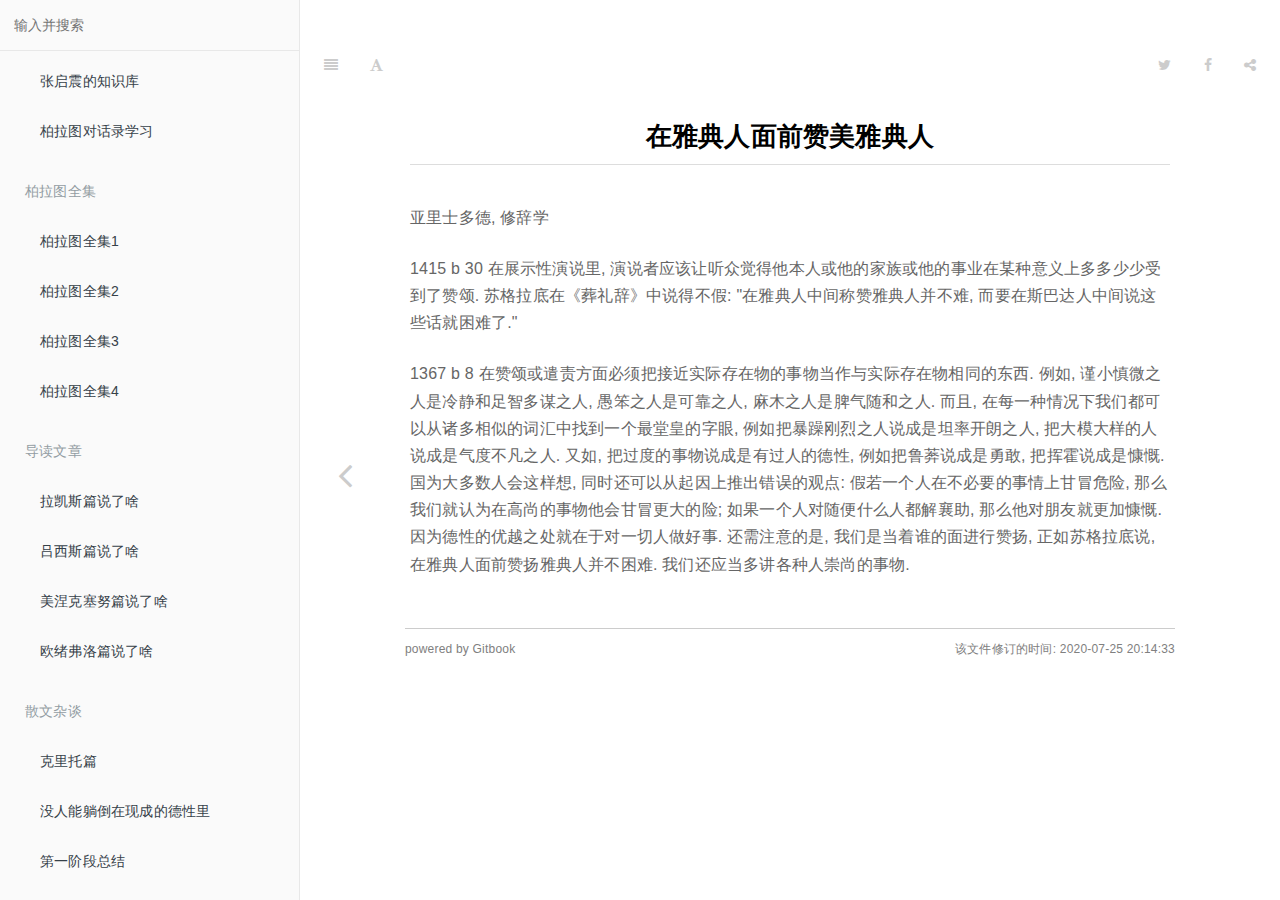
<file: html/content/在雅典人面前赞美雅典人两则.html>
<!DOCTYPE HTML>
<html lang="zh-hans" >
    <head>
        <meta charset="UTF-8">
        <meta content="text/html; charset=utf-8" http-equiv="Content-Type">
        <title>在雅典人面前赞美雅典人两则 · 前台用户手册</title>
        <meta http-equiv="X-UA-Compatible" content="IE=edge" />
        <meta name="description" content="">
        <meta name="generator" content="GitBook 3.2.3">
        <meta name="author" content="张启震">
        
        
    
    
    <link rel="stylesheet" href="../gitbook/style.css">

    
            
                
                <link rel="stylesheet" href="../gitbook/gitbook-plugin-back-to-top-button/plugin.css">
                
            
                
                <link rel="stylesheet" href="../gitbook/gitbook-plugin-image-captions/image-captions.css">
                
            
                
                <link rel="stylesheet" href="../gitbook/gitbook-plugin-search-plus/search.css">
                
            
                
                <link rel="stylesheet" href="../gitbook/gitbook-plugin-prism/prism.css">
                
            
                
                <link rel="stylesheet" href="../gitbook/gitbook-plugin-katex/katex.min.css">
                
            
                
                <link rel="stylesheet" href="../gitbook/gitbook-plugin-mermaid-gb3/mermaid/mermaid.css">
                
            
                
                <link rel="stylesheet" href="../gitbook/gitbook-plugin-tbfed-pagefooter/footer.css">
                
            
                
                <link rel="stylesheet" href="../gitbook/gitbook-plugin-expandable-chapters-small/expandable-chapters-small.css">
                
            
                
                <link rel="stylesheet" href="https://maxcdn.bootstrapcdn.com/bootstrap/3.3.7/css/bootstrap.min.css">
                
            
                
                <link rel="stylesheet" href="../gitbook/gitbook-plugin-sectionx/sectionx.css">
                
            
                
                <link rel="stylesheet" href="../gitbook/gitbook-plugin-alerts/style.css">
                
            
                
                <link rel="stylesheet" href="../gitbook/gitbook-plugin-tags/plugin.css">
                
            
                
                <link rel="stylesheet" href="../gitbook/gitbook-plugin-fontsettings/website.css">
                
            
                
                <link rel="stylesheet" href="../gitbook/gitbook-plugin-theme-comscore/test.css">
                
            
        

    

    
        
        <link rel="stylesheet" href="../css/html.css">
        
    


    

        
    
    
    
    
    
    <meta name="HandheldFriendly" content="true"/>
    <meta name="viewport" content="width=device-width, initial-scale=1, user-scalable=no">
    <meta name="apple-mobile-web-app-capable" content="yes">
    <meta name="apple-mobile-web-app-status-bar-style" content="black">
    <link rel="apple-touch-icon-precomposed" sizes="152x152" href="../gitbook/images/apple-touch-icon-precomposed-152.png">
    <link rel="shortcut icon" href="../gitbook/images/favicon.ico" type="image/x-icon">

    
    
    <link rel="prev" href="罗素西方哲学史第二章.html" />
    

    
    
    
    

    
    <link rel="stylesheet" href="../gitbook/gitbook-plugin-chart/c3/c3.min.css">
    <script src="../gitbook/gitbook-plugin-chart/c3/d3.min.js"></script>
    <script src="../gitbook/gitbook-plugin-chart/c3/c3.min.js"></script>
    

    <script src="../gitbook/gitbook-plugin-graph/d3.min.js"></script>
    <script src="../gitbook/gitbook-plugin-graph/function-plot.js"></script>    

    </head>
    <body>
        
<div class="book">
    <div class="book-summary">
        
            
<div id="book-search-input" role="search">
    <input type="text" placeholder="输入并搜索" />
</div>

            
                <nav role="navigation">
                


<ul class="summary">
    
    
    
    

    

    
        
        
    
        <li class="chapter " data-level="1.1" >
            
                <a target="_blank" href="https://zhangqizhen.cn/">
            
                    
                    张启震的知识库
            
                </a>
            

            
        </li>
    
        <li class="chapter " data-level="1.2" data-path="../">
            
                <a href="../">
            
                    
                    柏拉图对话录学习
            
                </a>
            

            
        </li>
    

    
        
        <li class="header">柏拉图全集</li>
        
        
    
        <li class="chapter " data-level="2.1" >
            
                <a target="_blank" href="https://zhangqizhen.cn/book/%E6%9F%8F%E6%8B%89%E5%9B%BE%E5%85%A8%E9%9B%861.pdf">
            
                    
                    柏拉图全集1
            
                </a>
            

            
        </li>
    
        <li class="chapter " data-level="2.2" >
            
                <a target="_blank" href="https://zhangqizhen.cn/book/%E6%9F%8F%E6%8B%89%E5%9B%BE%E5%85%A8%E9%9B%862.pdf">
            
                    
                    柏拉图全集2
            
                </a>
            

            
        </li>
    
        <li class="chapter " data-level="2.3" >
            
                <a target="_blank" href="https://zhangqizhen.cn/book/%E6%9F%8F%E6%8B%89%E5%9B%BE%E5%85%A8%E9%9B%863.pdf">
            
                    
                    柏拉图全集3
            
                </a>
            

            
        </li>
    
        <li class="chapter " data-level="2.4" >
            
                <a target="_blank" href="https://zhangqizhen.cn/book/%E6%9F%8F%E6%8B%89%E5%9B%BE%E5%85%A8%E9%9B%864.pdf">
            
                    
                    柏拉图全集4
            
                </a>
            

            
        </li>
    

    
        
        <li class="header">导读文章</li>
        
        
    
        <li class="chapter " data-level="3.1" data-path="拉凯斯篇说了啥.html">
            
                <a href="拉凯斯篇说了啥.html">
            
                    
                    拉凯斯篇说了啥
            
                </a>
            

            
        </li>
    
        <li class="chapter " data-level="3.2" data-path="吕西斯篇说了啥.html">
            
                <a href="吕西斯篇说了啥.html">
            
                    
                    吕西斯篇说了啥
            
                </a>
            

            
        </li>
    
        <li class="chapter " data-level="3.3" data-path="美涅克塞努篇讲了啥.html">
            
                <a href="美涅克塞努篇讲了啥.html">
            
                    
                    美涅克塞努篇说了啥
            
                </a>
            

            
        </li>
    
        <li class="chapter " data-level="3.4" data-path="欧绪弗洛篇说了啥.html">
            
                <a href="欧绪弗洛篇说了啥.html">
            
                    
                    欧绪弗洛篇说了啥
            
                </a>
            

            
        </li>
    

    
        
        <li class="header">散文杂谈</li>
        
        
    
        <li class="chapter " data-level="4.1" data-path="克里托篇.html">
            
                <a href="克里托篇.html">
            
                    
                    克里托篇
            
                </a>
            

            
        </li>
    
        <li class="chapter " data-level="4.2" data-path="没有人能躺倒在现成的德性里.html">
            
                <a href="没有人能躺倒在现成的德性里.html">
            
                    
                    没人能躺倒在现成的德性里
            
                </a>
            

            
        </li>
    
        <li class="chapter " data-level="4.3" data-path="第一阶段总结.html">
            
                <a href="第一阶段总结.html">
            
                    
                    第一阶段总结
            
                </a>
            

            
        </li>
    

    
        
        <li class="header">其他资料</li>
        
        
    
        <li class="chapter " data-level="5.1" data-path="波斯人的政治选择.html">
            
                <a href="波斯人的政治选择.html">
            
                    
                    波斯人的政治选择
            
                </a>
            

            
        </li>
    
        <li class="chapter " data-level="5.2" data-path="伯利克利阵亡将士演讲.html">
            
                <a href="伯利克利阵亡将士演讲.html">
            
                    
                    伯里克利阵亡将士演讲
            
                </a>
            

            
        </li>
    
        <li class="chapter " data-level="5.3" data-path="罗素西方哲学史第二章.html">
            
                <a href="罗素西方哲学史第二章.html">
            
                    
                    罗素西方哲学第二章
            
                </a>
            

            
        </li>
    
        <li class="chapter active" data-level="5.4" data-path="在雅典人面前赞美雅典人两则.html">
            
                <a href="在雅典人面前赞美雅典人两则.html">
            
                    
                    在雅典人面前赞美雅典人两则
            
                </a>
            

            
        </li>
    

    

    <li class="divider"></li>

    <li>
        <a href="https://www.gitbook.com" target="blank" class="gitbook-link">
            本书使用 GitBook 发布
        </a>
    </li>
</ul>


                </nav>
            
        
    </div>

    <div class="book-body">
        
            <div class="body-inner">
                
                    

<div class="book-header" role="navigation">
    

    <!-- Title -->
    <h1>
        <i class="fa fa-circle-o-notch fa-spin"></i>
        <a href=".." >在雅典人面前赞美雅典人两则</a>
    </h1>
</div>




                    <div class="page-wrapper" tabindex="-1" role="main">
                        <div class="page-inner">
                            
<div class="search-plus" id="book-search-results">
    <div class="search-noresults">
    
                                <section class="normal markdown-section">
                                
                                <h1 id="&#x5728;&#x96C5;&#x5178;&#x4EBA;&#x9762;&#x524D;&#x8D5E;&#x7F8E;&#x96C5;&#x5178;&#x4EBA;">&#x5728;&#x96C5;&#x5178;&#x4EBA;&#x9762;&#x524D;&#x8D5E;&#x7F8E;&#x96C5;&#x5178;&#x4EBA;</h1>
<p>&#x4E9A;&#x91CC;&#x58EB;&#x591A;&#x5FB7;, &#x4FEE;&#x8F9E;&#x5B66;</p>
<p>1415 b 30 &#x5728;&#x5C55;&#x793A;&#x6027;&#x6F14;&#x8BF4;&#x91CC;, &#x6F14;&#x8BF4;&#x8005;&#x5E94;&#x8BE5;&#x8BA9;&#x542C;&#x4F17;&#x89C9;&#x5F97;&#x4ED6;&#x672C;&#x4EBA;&#x6216;&#x4ED6;&#x7684;&#x5BB6;&#x65CF;&#x6216;&#x4ED6;&#x7684;&#x4E8B;&#x4E1A;&#x5728;&#x67D0;&#x79CD;&#x610F;&#x4E49;&#x4E0A;&#x591A;&#x591A;&#x5C11;&#x5C11;&#x53D7;&#x5230;&#x4E86;&#x8D5E;&#x9882;. &#x82CF;&#x683C;&#x62C9;&#x5E95;&#x5728;&#x300A;&#x846C;&#x793C;&#x8F9E;&#x300B;&#x4E2D;&#x8BF4;&#x5F97;&#x4E0D;&#x5047;: &quot;&#x5728;&#x96C5;&#x5178;&#x4EBA;&#x4E2D;&#x95F4;&#x79F0;&#x8D5E;&#x96C5;&#x5178;&#x4EBA;&#x5E76;&#x4E0D;&#x96BE;, &#x800C;&#x8981;&#x5728;&#x65AF;&#x5DF4;&#x8FBE;&#x4EBA;&#x4E2D;&#x95F4;&#x8BF4;&#x8FD9;&#x4E9B;&#x8BDD;&#x5C31;&#x56F0;&#x96BE;&#x4E86;.&quot;</p>
<p>1367 b 8 &#x5728;&#x8D5E;&#x9882;&#x6216;&#x9063;&#x8D23;&#x65B9;&#x9762;&#x5FC5;&#x987B;&#x628A;&#x63A5;&#x8FD1;&#x5B9E;&#x9645;&#x5B58;&#x5728;&#x7269;&#x7684;&#x4E8B;&#x7269;&#x5F53;&#x4F5C;&#x4E0E;&#x5B9E;&#x9645;&#x5B58;&#x5728;&#x7269;&#x76F8;&#x540C;&#x7684;&#x4E1C;&#x897F;. &#x4F8B;&#x5982;, &#x8C28;&#x5C0F;&#x614E;&#x5FAE;&#x4E4B;&#x4EBA;&#x662F;&#x51B7;&#x9759;&#x548C;&#x8DB3;&#x667A;&#x591A;&#x8C0B;&#x4E4B;&#x4EBA;, &#x611A;&#x7B28;&#x4E4B;&#x4EBA;&#x662F;&#x53EF;&#x9760;&#x4E4B;&#x4EBA;, &#x9EBB;&#x6728;&#x4E4B;&#x4EBA;&#x662F;&#x813E;&#x6C14;&#x968F;&#x548C;&#x4E4B;&#x4EBA;. &#x800C;&#x4E14;, &#x5728;&#x6BCF;&#x4E00;&#x79CD;&#x60C5;&#x51B5;&#x4E0B;&#x6211;&#x4EEC;&#x90FD;&#x53EF;&#x4EE5;&#x4ECE;&#x8BF8;&#x591A;&#x76F8;&#x4F3C;&#x7684;&#x8BCD;&#x6C47;&#x4E2D;&#x627E;&#x5230;&#x4E00;&#x4E2A;&#x6700;&#x5802;&#x7687;&#x7684;&#x5B57;&#x773C;, &#x4F8B;&#x5982;&#x628A;&#x66B4;&#x8E81;&#x521A;&#x70C8;&#x4E4B;&#x4EBA;&#x8BF4;&#x6210;&#x662F;&#x5766;&#x7387;&#x5F00;&#x6717;&#x4E4B;&#x4EBA;, &#x628A;&#x5927;&#x6A21;&#x5927;&#x6837;&#x7684;&#x4EBA;&#x8BF4;&#x6210;&#x662F;&#x6C14;&#x5EA6;&#x4E0D;&#x51E1;&#x4E4B;&#x4EBA;. &#x53C8;&#x5982;, &#x628A;&#x8FC7;&#x5EA6;&#x7684;&#x4E8B;&#x7269;&#x8BF4;&#x6210;&#x662F;&#x6709;&#x8FC7;&#x4EBA;&#x7684;&#x5FB7;&#x6027;, &#x4F8B;&#x5982;&#x628A;&#x9C81;&#x83BE;&#x8BF4;&#x6210;&#x662F;&#x52C7;&#x6562;, &#x628A;&#x6325;&#x970D;&#x8BF4;&#x6210;&#x662F;&#x6177;&#x6168;. &#x56FD;&#x4E3A;&#x5927;&#x591A;&#x6570;&#x4EBA;&#x4F1A;&#x8FD9;&#x6837;&#x60F3;, &#x540C;&#x65F6;&#x8FD8;&#x53EF;&#x4EE5;&#x4ECE;&#x8D77;&#x56E0;&#x4E0A;&#x63A8;&#x51FA;&#x9519;&#x8BEF;&#x7684;&#x89C2;&#x70B9;: &#x5047;&#x82E5;&#x4E00;&#x4E2A;&#x4EBA;&#x5728;&#x4E0D;&#x5FC5;&#x8981;&#x7684;&#x4E8B;&#x60C5;&#x4E0A;&#x7518;&#x5192;&#x5371;&#x9669;, &#x90A3;&#x4E48;&#x6211;&#x4EEC;&#x5C31;&#x8BA4;&#x4E3A;&#x5728;&#x9AD8;&#x5C1A;&#x7684;&#x4E8B;&#x7269;&#x4ED6;&#x4F1A;&#x7518;&#x5192;&#x66F4;&#x5927;&#x7684;&#x9669;; &#x5982;&#x679C;&#x4E00;&#x4E2A;&#x4EBA;&#x5BF9;&#x968F;&#x4FBF;&#x4EC0;&#x4E48;&#x4EBA;&#x90FD;&#x89E3;&#x8944;&#x52A9;, &#x90A3;&#x4E48;&#x4ED6;&#x5BF9;&#x670B;&#x53CB;&#x5C31;&#x66F4;&#x52A0;&#x6177;&#x6168;. &#x56E0;&#x4E3A;&#x5FB7;&#x6027;&#x7684;&#x4F18;&#x8D8A;&#x4E4B;&#x5904;&#x5C31;&#x5728;&#x4E8E;&#x5BF9;&#x4E00;&#x5207;&#x4EBA;&#x505A;&#x597D;&#x4E8B;. &#x8FD8;&#x9700;&#x6CE8;&#x610F;&#x7684;&#x662F;, &#x6211;&#x4EEC;&#x662F;&#x5F53;&#x7740;&#x8C01;&#x7684;&#x9762;&#x8FDB;&#x884C;&#x8D5E;&#x626C;, &#x6B63;&#x5982;&#x82CF;&#x683C;&#x62C9;&#x5E95;&#x8BF4;, &#x5728;&#x96C5;&#x5178;&#x4EBA;&#x9762;&#x524D;&#x8D5E;&#x626C;&#x96C5;&#x5178;&#x4EBA;&#x5E76;&#x4E0D;&#x56F0;&#x96BE;. &#x6211;&#x4EEC;&#x8FD8;&#x5E94;&#x5F53;&#x591A;&#x8BB2;&#x5404;&#x79CD;&#x4EBA;&#x5D07;&#x5C1A;&#x7684;&#x4E8B;&#x7269;.</p>
<footer class="page-footer"><span class="copyright">powered by Gitbook</span><span class="footer-modification">&#x8BE5;&#x6587;&#x4EF6;&#x4FEE;&#x8BA2;&#x7684;&#x65F6;&#x95F4;: 
2020-07-25 20:14:33
</span></footer>

                                
                                </section>
                            
    </div>
    <div class="search-results">
        <div class="has-results">
            
            <h1 class="search-results-title"><span class='search-results-count'></span> results matching "<span class='search-query'></span>"</h1>
            <ul class="search-results-list"></ul>
            
        </div>
        <div class="no-results">
            
            <h1 class="search-results-title">No results matching "<span class='search-query'></span>"</h1>
            
        </div>
    </div>
</div>

                        </div>
                    </div>
                
            </div>

            
                
                <a href="罗素西方哲学史第二章.html" class="navigation navigation-prev navigation-unique" aria-label="Previous page: 罗素西方哲学第二章">
                    <i class="fa fa-angle-left"></i>
                </a>
                
                
            
        
    </div>

    <script>
        var gitbook = gitbook || [];
        gitbook.push(function() {
            gitbook.page.hasChanged({"page":{"title":"在雅典人面前赞美雅典人两则","level":"5.4","depth":1,"previous":{"title":"罗素西方哲学第二章","level":"5.3","depth":1,"path":"content/罗素西方哲学史第二章.md","ref":"content/罗素西方哲学史第二章.md","articles":[]},"dir":"ltr"},"config":{"plugins":["theme-comscore","back-to-top-button","image-captions","-search","-lunr","search-plus","-highlight","prism","katex","mermaid-gb3","puml","graph","chart","tbfed-pagefooter","expandable-chapters-small","sectionx","favicon","todo","alerts","include-csv","tags","livereload"],"root":".","styles":{"website":"css/html.css"},"pluginsConfig":{"tbfed-pagefooter":{"modify_label":"该文件修订的时间: ","modify_format":"YYYY-MM-DD HH:mm:ss"},"prism":{},"include-csv":{},"puml":{},"livereload":{},"todo":{},"fovicon":{"shortcut":""},"graph":{},"katex":{},"fontsettings":{"theme":"white","family":"sans","size":2},"sectionx":{"tag":"b"},"mermaid-gb3":{},"favicon":{},"theme-comscore":{},"back-to-top-button":{},"alerts":{},"chat":{"type":"c3"},"tags":{"placement":"bottom"},"expandable-chapters-small":{},"sharing":{"facebook":true,"twitter":true,"google":false,"weibo":false,"instapaper":false,"vk":false,"all":["facebook","google","twitter","weibo","instapaper"]},"theme-default":{"styles":{"website":"styles/website.css","pdf":"styles/pdf.css","epub":"styles/epub.css","mobi":"styles/mobi.css","ebook":"styles/ebook.css","print":"styles/print.css"},"showLevel":false},"chart":{"type":"c3"},"search-plus":{},"image-captions":{"caption":"附图: _PAGE_LEVEL_._PAGE_IMAGE_NUMBER_ - _CAPTION_","variable_name":"_pictures"}},"theme":"default","author":"张启震","pdf":{"pageNumbers":true,"fontSize":12,"fontFamily":"Arial","paperSize":"a4","chapterMark":"pagebreak","pageBreaksBefore":"/","margin":{"right":62,"left":62,"top":56,"bottom":56}},"structure":{"langs":"LANGS.md","readme":"README.md","glossary":"GLOSSARY.md","summary":"SUMMARY.md"},"variables":{"_pictures":[]},"title":"前台用户手册","language":"zh-hans","links":{"sidebar":{},"gitbook":false},"gitbook":"3.2.3","description":"actionUltra 前台的使用手册"},"file":{"path":"content/在雅典人面前赞美雅典人两则.md","mtime":"2020-07-25T12:14:33.741Z","type":"markdown"},"gitbook":{"version":"3.2.3","time":"2020-07-29T23:10:38.232Z"},"basePath":"..","book":{"language":""}});
        });
    </script>
</div>

        
    
    <script src="../gitbook/gitbook.js"></script>
    <script src="../gitbook/theme.js"></script>
    
        
        <script src="../gitbook/gitbook-plugin-back-to-top-button/plugin.js"></script>
        
    
        
        <script src="../gitbook/gitbook-plugin-search-plus/jquery.mark.min.js"></script>
        
    
        
        <script src="../gitbook/gitbook-plugin-search-plus/search.js"></script>
        
    
        
        <script src="../gitbook/gitbook-plugin-mermaid-gb3/book/plugin.js"></script>
        
    
        
        <script src="../gitbook/gitbook-plugin-expandable-chapters-small/expandable-chapters-small.js"></script>
        
    
        
        <script src="https://maxcdn.bootstrapcdn.com/bootstrap/3.3.7/js/bootstrap.min.js"></script>
        
    
        
        <script src="../gitbook/gitbook-plugin-sectionx/sectionx.js"></script>
        
    
        
        <script src="../gitbook/gitbook-plugin-alerts/plugin.js"></script>
        
    
        
        <script src="../gitbook/gitbook-plugin-livereload/plugin.js"></script>
        
    
        
        <script src="../gitbook/gitbook-plugin-sharing/buttons.js"></script>
        
    
        
        <script src="../gitbook/gitbook-plugin-fontsettings/fontsettings.js"></script>
        
    
        
        <script src="../gitbook/gitbook-plugin-theme-comscore/test.js"></script>
        
    

    <script src="../gitbook/gitbook-plugin-mermaid-gb3/mermaid/mermaid.min.js"></script>

    </body>
</html>
</file>
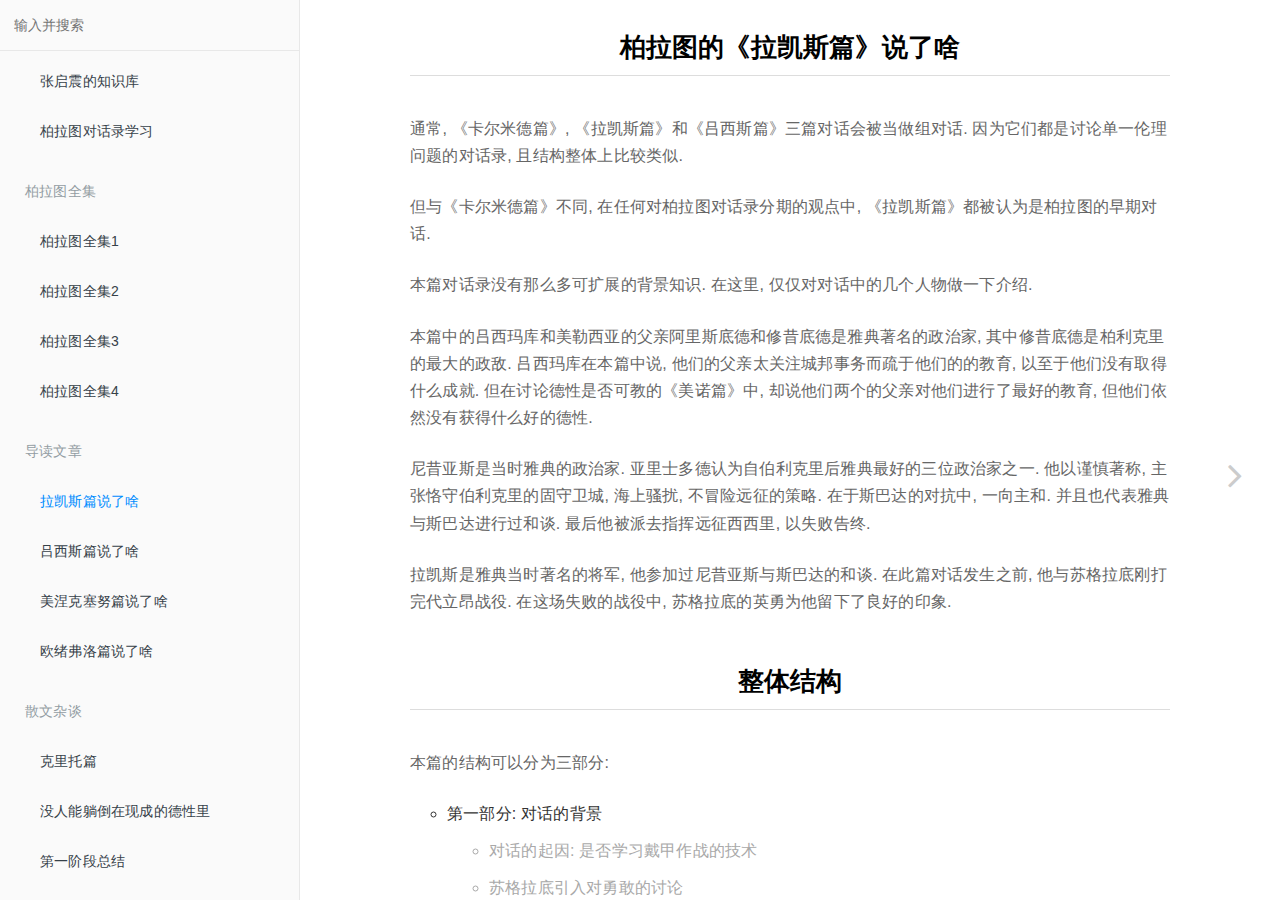
<file: html/content/拉凯斯篇说了啥.html>
<!DOCTYPE HTML>
<html lang="zh-hans" >
    <head>
        <meta charset="UTF-8">
        <meta content="text/html; charset=utf-8" http-equiv="Content-Type">
        <title>拉凯斯篇说了啥 · 前台用户手册</title>
        <meta http-equiv="X-UA-Compatible" content="IE=edge" />
        <meta name="description" content="">
        <meta name="generator" content="GitBook 3.2.3">
        <meta name="author" content="张启震">
        
        
    
    
    <link rel="stylesheet" href="../gitbook/style.css">

    
            
                
                <link rel="stylesheet" href="../gitbook/gitbook-plugin-back-to-top-button/plugin.css">
                
            
                
                <link rel="stylesheet" href="../gitbook/gitbook-plugin-image-captions/image-captions.css">
                
            
                
                <link rel="stylesheet" href="../gitbook/gitbook-plugin-search-plus/search.css">
                
            
                
                <link rel="stylesheet" href="../gitbook/gitbook-plugin-prism/prism.css">
                
            
                
                <link rel="stylesheet" href="../gitbook/gitbook-plugin-katex/katex.min.css">
                
            
                
                <link rel="stylesheet" href="../gitbook/gitbook-plugin-mermaid-gb3/mermaid/mermaid.css">
                
            
                
                <link rel="stylesheet" href="../gitbook/gitbook-plugin-tbfed-pagefooter/footer.css">
                
            
                
                <link rel="stylesheet" href="../gitbook/gitbook-plugin-expandable-chapters-small/expandable-chapters-small.css">
                
            
                
                <link rel="stylesheet" href="https://maxcdn.bootstrapcdn.com/bootstrap/3.3.7/css/bootstrap.min.css">
                
            
                
                <link rel="stylesheet" href="../gitbook/gitbook-plugin-sectionx/sectionx.css">
                
            
                
                <link rel="stylesheet" href="../gitbook/gitbook-plugin-alerts/style.css">
                
            
                
                <link rel="stylesheet" href="../gitbook/gitbook-plugin-tags/plugin.css">
                
            
                
                <link rel="stylesheet" href="../gitbook/gitbook-plugin-fontsettings/website.css">
                
            
                
                <link rel="stylesheet" href="../gitbook/gitbook-plugin-theme-comscore/test.css">
                
            
        

    

    
        
        <link rel="stylesheet" href="../css/html.css">
        
    


    

        
    
    
    
    
    
    <meta name="HandheldFriendly" content="true"/>
    <meta name="viewport" content="width=device-width, initial-scale=1, user-scalable=no">
    <meta name="apple-mobile-web-app-capable" content="yes">
    <meta name="apple-mobile-web-app-status-bar-style" content="black">
    <link rel="apple-touch-icon-precomposed" sizes="152x152" href="../gitbook/images/apple-touch-icon-precomposed-152.png">
    <link rel="shortcut icon" href="../gitbook/images/favicon.ico" type="image/x-icon">

    
    <link rel="next" href="吕西斯篇说了啥.html" />
    
    

    
    
    
    

    
    <link rel="stylesheet" href="../gitbook/gitbook-plugin-chart/c3/c3.min.css">
    <script src="../gitbook/gitbook-plugin-chart/c3/d3.min.js"></script>
    <script src="../gitbook/gitbook-plugin-chart/c3/c3.min.js"></script>
    

    <script src="../gitbook/gitbook-plugin-graph/d3.min.js"></script>
    <script src="../gitbook/gitbook-plugin-graph/function-plot.js"></script>    

    </head>
    <body>
        
<div class="book">
    <div class="book-summary">
        
            
<div id="book-search-input" role="search">
    <input type="text" placeholder="输入并搜索" />
</div>

            
                <nav role="navigation">
                


<ul class="summary">
    
    
    
    

    

    
        
        
    
        <li class="chapter " data-level="1.1" >
            
                <a target="_blank" href="https://zhangqizhen.cn/">
            
                    
                    张启震的知识库
            
                </a>
            

            
        </li>
    
        <li class="chapter " data-level="1.2" data-path="../">
            
                <a href="../">
            
                    
                    柏拉图对话录学习
            
                </a>
            

            
        </li>
    

    
        
        <li class="header">柏拉图全集</li>
        
        
    
        <li class="chapter " data-level="2.1" >
            
                <a target="_blank" href="https://zhangqizhen.cn/book/%E6%9F%8F%E6%8B%89%E5%9B%BE%E5%85%A8%E9%9B%861.pdf">
            
                    
                    柏拉图全集1
            
                </a>
            

            
        </li>
    
        <li class="chapter " data-level="2.2" >
            
                <a target="_blank" href="https://zhangqizhen.cn/book/%E6%9F%8F%E6%8B%89%E5%9B%BE%E5%85%A8%E9%9B%862.pdf">
            
                    
                    柏拉图全集2
            
                </a>
            

            
        </li>
    
        <li class="chapter " data-level="2.3" >
            
                <a target="_blank" href="https://zhangqizhen.cn/book/%E6%9F%8F%E6%8B%89%E5%9B%BE%E5%85%A8%E9%9B%863.pdf">
            
                    
                    柏拉图全集3
            
                </a>
            

            
        </li>
    
        <li class="chapter " data-level="2.4" >
            
                <a target="_blank" href="https://zhangqizhen.cn/book/%E6%9F%8F%E6%8B%89%E5%9B%BE%E5%85%A8%E9%9B%864.pdf">
            
                    
                    柏拉图全集4
            
                </a>
            

            
        </li>
    

    
        
        <li class="header">导读文章</li>
        
        
    
        <li class="chapter active" data-level="3.1" data-path="拉凯斯篇说了啥.html">
            
                <a href="拉凯斯篇说了啥.html">
            
                    
                    拉凯斯篇说了啥
            
                </a>
            

            
        </li>
    
        <li class="chapter " data-level="3.2" data-path="吕西斯篇说了啥.html">
            
                <a href="吕西斯篇说了啥.html">
            
                    
                    吕西斯篇说了啥
            
                </a>
            

            
        </li>
    
        <li class="chapter " data-level="3.3" data-path="美涅克塞努篇讲了啥.html">
            
                <a href="美涅克塞努篇讲了啥.html">
            
                    
                    美涅克塞努篇说了啥
            
                </a>
            

            
        </li>
    
        <li class="chapter " data-level="3.4" data-path="欧绪弗洛篇说了啥.html">
            
                <a href="欧绪弗洛篇说了啥.html">
            
                    
                    欧绪弗洛篇说了啥
            
                </a>
            

            
        </li>
    

    
        
        <li class="header">散文杂谈</li>
        
        
    
        <li class="chapter " data-level="4.1" data-path="克里托篇.html">
            
                <a href="克里托篇.html">
            
                    
                    克里托篇
            
                </a>
            

            
        </li>
    
        <li class="chapter " data-level="4.2" data-path="没有人能躺倒在现成的德性里.html">
            
                <a href="没有人能躺倒在现成的德性里.html">
            
                    
                    没人能躺倒在现成的德性里
            
                </a>
            

            
        </li>
    
        <li class="chapter " data-level="4.3" data-path="第一阶段总结.html">
            
                <a href="第一阶段总结.html">
            
                    
                    第一阶段总结
            
                </a>
            

            
        </li>
    

    
        
        <li class="header">其他资料</li>
        
        
    
        <li class="chapter " data-level="5.1" data-path="波斯人的政治选择.html">
            
                <a href="波斯人的政治选择.html">
            
                    
                    波斯人的政治选择
            
                </a>
            

            
        </li>
    
        <li class="chapter " data-level="5.2" data-path="伯利克利阵亡将士演讲.html">
            
                <a href="伯利克利阵亡将士演讲.html">
            
                    
                    伯里克利阵亡将士演讲
            
                </a>
            

            
        </li>
    
        <li class="chapter " data-level="5.3" data-path="罗素西方哲学史第二章.html">
            
                <a href="罗素西方哲学史第二章.html">
            
                    
                    罗素西方哲学第二章
            
                </a>
            

            
        </li>
    
        <li class="chapter " data-level="5.4" data-path="在雅典人面前赞美雅典人两则.html">
            
                <a href="在雅典人面前赞美雅典人两则.html">
            
                    
                    在雅典人面前赞美雅典人两则
            
                </a>
            

            
        </li>
    

    

    <li class="divider"></li>

    <li>
        <a href="https://www.gitbook.com" target="blank" class="gitbook-link">
            本书使用 GitBook 发布
        </a>
    </li>
</ul>


                </nav>
            
        
    </div>

    <div class="book-body">
        
            <div class="body-inner">
                
                    

<div class="book-header" role="navigation">
    

    <!-- Title -->
    <h1>
        <i class="fa fa-circle-o-notch fa-spin"></i>
        <a href=".." >拉凯斯篇说了啥</a>
    </h1>
</div>




                    <div class="page-wrapper" tabindex="-1" role="main">
                        <div class="page-inner">
                            
<div class="search-plus" id="book-search-results">
    <div class="search-noresults">
    
                                <section class="normal markdown-section">
                                
                                <h1 id="&#x67CF;&#x62C9;&#x56FE;&#x7684;&#x300A;&#x62C9;&#x51EF;&#x65AF;&#x7BC7;&#x300B;&#x8BF4;&#x4E86;&#x5565;">&#x67CF;&#x62C9;&#x56FE;&#x7684;&#x300A;&#x62C9;&#x51EF;&#x65AF;&#x7BC7;&#x300B;&#x8BF4;&#x4E86;&#x5565;</h1>
<p>&#x901A;&#x5E38;, &#x300A;&#x5361;&#x5C14;&#x7C73;&#x5FB7;&#x7BC7;&#x300B;, &#x300A;&#x62C9;&#x51EF;&#x65AF;&#x7BC7;&#x300B;&#x548C;&#x300A;&#x5415;&#x897F;&#x65AF;&#x7BC7;&#x300B;&#x4E09;&#x7BC7;&#x5BF9;&#x8BDD;&#x4F1A;&#x88AB;&#x5F53;&#x505A;&#x7EC4;&#x5BF9;&#x8BDD;. &#x56E0;&#x4E3A;&#x5B83;&#x4EEC;&#x90FD;&#x662F;&#x8BA8;&#x8BBA;&#x5355;&#x4E00;&#x4F26;&#x7406;&#x95EE;&#x9898;&#x7684;&#x5BF9;&#x8BDD;&#x5F55;, &#x4E14;&#x7ED3;&#x6784;&#x6574;&#x4F53;&#x4E0A;&#x6BD4;&#x8F83;&#x7C7B;&#x4F3C;.</p>
<p>&#x4F46;&#x4E0E;&#x300A;&#x5361;&#x5C14;&#x7C73;&#x5FB7;&#x7BC7;&#x300B;&#x4E0D;&#x540C;, &#x5728;&#x4EFB;&#x4F55;&#x5BF9;&#x67CF;&#x62C9;&#x56FE;&#x5BF9;&#x8BDD;&#x5F55;&#x5206;&#x671F;&#x7684;&#x89C2;&#x70B9;&#x4E2D;, &#x300A;&#x62C9;&#x51EF;&#x65AF;&#x7BC7;&#x300B;&#x90FD;&#x88AB;&#x8BA4;&#x4E3A;&#x662F;&#x67CF;&#x62C9;&#x56FE;&#x7684;&#x65E9;&#x671F;&#x5BF9;&#x8BDD;.</p>
<p>&#x672C;&#x7BC7;&#x5BF9;&#x8BDD;&#x5F55;&#x6CA1;&#x6709;&#x90A3;&#x4E48;&#x591A;&#x53EF;&#x6269;&#x5C55;&#x7684;&#x80CC;&#x666F;&#x77E5;&#x8BC6;. &#x5728;&#x8FD9;&#x91CC;, &#x4EC5;&#x4EC5;&#x5BF9;&#x5BF9;&#x8BDD;&#x4E2D;&#x7684;&#x51E0;&#x4E2A;&#x4EBA;&#x7269;&#x505A;&#x4E00;&#x4E0B;&#x4ECB;&#x7ECD;.</p>
<p>&#x672C;&#x7BC7;&#x4E2D;&#x7684;&#x5415;&#x897F;&#x739B;&#x5E93;&#x548C;&#x7F8E;&#x52D2;&#x897F;&#x4E9A;&#x7684;&#x7236;&#x4EB2;&#x963F;&#x91CC;&#x65AF;&#x5E95;&#x5FB7;&#x548C;&#x4FEE;&#x6614;&#x5E95;&#x5FB7;&#x662F;&#x96C5;&#x5178;&#x8457;&#x540D;&#x7684;&#x653F;&#x6CBB;&#x5BB6;, &#x5176;&#x4E2D;&#x4FEE;&#x6614;&#x5E95;&#x5FB7;&#x662F;&#x67CF;&#x5229;&#x514B;&#x91CC;&#x7684;&#x6700;&#x5927;&#x7684;&#x653F;&#x654C;. &#x5415;&#x897F;&#x739B;&#x5E93;&#x5728;&#x672C;&#x7BC7;&#x4E2D;&#x8BF4;, &#x4ED6;&#x4EEC;&#x7684;&#x7236;&#x4EB2;&#x592A;&#x5173;&#x6CE8;&#x57CE;&#x90A6;&#x4E8B;&#x52A1;&#x800C;&#x758F;&#x4E8E;&#x4ED6;&#x4EEC;&#x7684;&#x7684;&#x6559;&#x80B2;, &#x4EE5;&#x81F3;&#x4E8E;&#x4ED6;&#x4EEC;&#x6CA1;&#x6709;&#x53D6;&#x5F97;&#x4EC0;&#x4E48;&#x6210;&#x5C31;. &#x4F46;&#x5728;&#x8BA8;&#x8BBA;&#x5FB7;&#x6027;&#x662F;&#x5426;&#x53EF;&#x6559;&#x7684;&#x300A;&#x7F8E;&#x8BFA;&#x7BC7;&#x300B;&#x4E2D;, &#x5374;&#x8BF4;&#x4ED6;&#x4EEC;&#x4E24;&#x4E2A;&#x7684;&#x7236;&#x4EB2;&#x5BF9;&#x4ED6;&#x4EEC;&#x8FDB;&#x884C;&#x4E86;&#x6700;&#x597D;&#x7684;&#x6559;&#x80B2;, &#x4F46;&#x4ED6;&#x4EEC;&#x4F9D;&#x7136;&#x6CA1;&#x6709;&#x83B7;&#x5F97;&#x4EC0;&#x4E48;&#x597D;&#x7684;&#x5FB7;&#x6027;.</p>
<p>&#x5C3C;&#x6614;&#x4E9A;&#x65AF;&#x662F;&#x5F53;&#x65F6;&#x96C5;&#x5178;&#x7684;&#x653F;&#x6CBB;&#x5BB6;. &#x4E9A;&#x91CC;&#x58EB;&#x591A;&#x5FB7;&#x8BA4;&#x4E3A;&#x81EA;&#x4F2F;&#x5229;&#x514B;&#x91CC;&#x540E;&#x96C5;&#x5178;&#x6700;&#x597D;&#x7684;&#x4E09;&#x4F4D;&#x653F;&#x6CBB;&#x5BB6;&#x4E4B;&#x4E00;. &#x4ED6;&#x4EE5;&#x8C28;&#x614E;&#x8457;&#x79F0;, &#x4E3B;&#x5F20;&#x606A;&#x5B88;&#x4F2F;&#x5229;&#x514B;&#x91CC;&#x7684;&#x56FA;&#x5B88;&#x536B;&#x57CE;, &#x6D77;&#x4E0A;&#x9A9A;&#x6270;, &#x4E0D;&#x5192;&#x9669;&#x8FDC;&#x5F81;&#x7684;&#x7B56;&#x7565;. &#x5728;&#x4E8E;&#x65AF;&#x5DF4;&#x8FBE;&#x7684;&#x5BF9;&#x6297;&#x4E2D;, &#x4E00;&#x5411;&#x4E3B;&#x548C;. &#x5E76;&#x4E14;&#x4E5F;&#x4EE3;&#x8868;&#x96C5;&#x5178;&#x4E0E;&#x65AF;&#x5DF4;&#x8FBE;&#x8FDB;&#x884C;&#x8FC7;&#x548C;&#x8C08;. &#x6700;&#x540E;&#x4ED6;&#x88AB;&#x6D3E;&#x53BB;&#x6307;&#x6325;&#x8FDC;&#x5F81;&#x897F;&#x897F;&#x91CC;, &#x4EE5;&#x5931;&#x8D25;&#x544A;&#x7EC8;.</p>
<p>&#x62C9;&#x51EF;&#x65AF;&#x662F;&#x96C5;&#x5178;&#x5F53;&#x65F6;&#x8457;&#x540D;&#x7684;&#x5C06;&#x519B;, &#x4ED6;&#x53C2;&#x52A0;&#x8FC7;&#x5C3C;&#x6614;&#x4E9A;&#x65AF;&#x4E0E;&#x65AF;&#x5DF4;&#x8FBE;&#x7684;&#x548C;&#x8C08;. &#x5728;&#x6B64;&#x7BC7;&#x5BF9;&#x8BDD;&#x53D1;&#x751F;&#x4E4B;&#x524D;, &#x4ED6;&#x4E0E;&#x82CF;&#x683C;&#x62C9;&#x5E95;&#x521A;&#x6253;&#x5B8C;&#x4EE3;&#x7ACB;&#x6602;&#x6218;&#x5F79;. &#x5728;&#x8FD9;&#x573A;&#x5931;&#x8D25;&#x7684;&#x6218;&#x5F79;&#x4E2D;, &#x82CF;&#x683C;&#x62C9;&#x5E95;&#x7684;&#x82F1;&#x52C7;&#x4E3A;&#x4ED6;&#x7559;&#x4E0B;&#x4E86;&#x826F;&#x597D;&#x7684;&#x5370;&#x8C61;.</p>
<h1 id="&#x6574;&#x4F53;&#x7ED3;&#x6784;">&#x6574;&#x4F53;&#x7ED3;&#x6784;</h1>
<p>&#x672C;&#x7BC7;&#x7684;&#x7ED3;&#x6784;&#x53EF;&#x4EE5;&#x5206;&#x4E3A;&#x4E09;&#x90E8;&#x5206;:</p>
<ul>
<li>&#x7B2C;&#x4E00;&#x90E8;&#x5206;: &#x5BF9;&#x8BDD;&#x7684;&#x80CC;&#x666F;<ul>
<li>&#x5BF9;&#x8BDD;&#x7684;&#x8D77;&#x56E0;: &#x662F;&#x5426;&#x5B66;&#x4E60;&#x6234;&#x7532;&#x4F5C;&#x6218;&#x7684;&#x6280;&#x672F;</li>
<li>&#x82CF;&#x683C;&#x62C9;&#x5E95;&#x5F15;&#x5165;&#x5BF9;&#x52C7;&#x6562;&#x7684;&#x8BA8;&#x8BBA;</li>
</ul>
</li>
<li>&#x7B2C;&#x4E8C;&#x90E8;&#x5206;: &#x8BA8;&#x8BBA;&#x52C7;&#x6562;<ul>
<li>&#x4E0E;&#x62C9;&#x51EF;&#x65AF;&#x8BA8;&#x8BBA;&#x52C7;&#x6562;</li>
<li>&#x4E0E;&#x5C3C;&#x6614;&#x4E9A;&#x65AF;&#x8BA8;&#x8BBA;&#x52C7;&#x6562;</li>
</ul>
</li>
<li>&#x7B2C;&#x4E09;&#x90E8;&#x5206;: &#x7ED3;&#x5C3E;</li>
</ul>
<h1 id="&#x5BF9;&#x8BDD;&#x7684;&#x80CC;&#x666F;">&#x5BF9;&#x8BDD;&#x7684;&#x80CC;&#x666F;</h1>
<h2 id="&#x5BF9;&#x8BDD;&#x7684;&#x8D77;&#x56E0;">&#x5BF9;&#x8BDD;&#x7684;&#x8D77;&#x56E0;</h2>
<p>&#x5BF9;&#x8BDD;&#x7684;&#x8D77;&#x56E0;&#x662F;&#x5415;&#x897F;&#x739B;&#x5E93;&#x4E0E;&#x7F8E;&#x52D2;&#x897F;&#x4E9A;&#x56E0;&#x4E3A;&#x81EA;&#x5DF1;&#x6CA1;&#x6709;&#x83B7;&#x5F97;&#x6210;&#x5C31;&#x800C;&#x4EA7;&#x751F;&#x60F3;&#x8981;&#x5173;&#x6CE8;&#x81EA;&#x5DF1;&#x5B69;&#x5B50;&#x7684;&#x6559;&#x80B2;.</p>
<p>&#x4ED6;&#x770B;&#x5230;&#x4E00;&#x79CD;&#x6B66;&#x58EB;&#x7A7F;&#x76D4;&#x7532;&#x7684;&#x4F5C;&#x6218;&#x8868;&#x6F14;, &#x4E0E;&#x662F;&#x5411;&#x96C5;&#x5178;&#x7684;&#x4E24;&#x4F4D;&#x5C06;&#x519B;&#x5C3C;&#x6614;&#x4E9A;&#x65AF;&#x548C;&#x62C9;&#x51EF;&#x65AF;&#x8BF7;&#x6559;, &#x662F;&#x5426;&#x5E94;&#x5F53;&#x8BA9;&#x81EA;&#x5DF1;&#x7684;&#x5B69;&#x5B50;&#x5B66;&#x4E60;&#x8BE5;&#x79CD;&#x6280;&#x672F;.</p>
<p>&#x62C9;&#x51EF;&#x65AF;&#x5E0C;&#x671B;&#x82CF;&#x683C;&#x62C9;&#x5E95;&#x4E5F;&#x52A0;&#x5165;&#x8BA8;&#x8BBA;, &#x56E0;&#x4E3A;&#x4ED6; &quot;&#x8001;&#x662F;&#x5728;&#x9752;&#x5E74;&#x4EEC;&#x8FDB;&#x884C;&#x9AD8;&#x5C1A;&#x7684;&#x5B66;&#x4E60;&#x6216;&#x8BAD;&#x7EC3;&#x7684;&#x5730;&#x65B9;&#x6D88;&#x78E8;&#x65F6;&#x5149;&quot;. &#x800C;&#x5415;&#x897F;&#x739B;&#x5E93;&#x4E5F;&#x975E;&#x5E38;&#x540C;&#x610F;, &#x56E0;&#x4E3A;&#x82CF;&#x683C;&#x62C9;&#x5E95;&#x521A;&#x4E3A;&#x4ED6;&#x7684;&#x513F;&#x5B50;&#x4ECB;&#x7ECD;&#x4E86;&#x4E00;&#x4F4D;&#x4EE4;&#x4ED6;&#x6EE1;&#x610F;&#x7684;&#x53EB;&#x505A;&#x8FBE;&#x8499;&#x7684;&#x97F3;&#x4E50;&#x6559;&#x5E08;.</p>
<p>&#x82CF;&#x683C;&#x62C9;&#x5E95;&#x5728;&#x63D0;&#x4F9B;&#x5EFA;&#x8BAE;&#x524D;, &#x5E0C;&#x671B;&#x62C9;&#x51EF;&#x65AF;&#x548C;&#x5C3C;&#x6614;&#x4E9A;&#x65AF;&#x80FD;&#x5148;&#x63D0;&#x4F9B;&#x5EFA;&#x8BAE;.</p>
<p>&#x5C3C;&#x6614;&#x4E9A;&#x65AF;&#x4E3B;&#x5F20;&#x5E94;&#x8BE5;&#x5B66;&#x4E60;&#x8FD9;&#x95E8;&#x6280;&#x672F;, &#x7406;&#x7531;&#x662F;:</p>
<ul>
<li>&#x80FD;&#x589E;&#x8FDB;&#x8EAB;&#x4F53;&#x5EFA;&#x5EB7;</li>
<li>&#x80FD;&#x5728;&#x8D5B;&#x573A;&#x4E0A;&#x663E;&#x51FA;&#x597D;&#x8EAB;&#x624B; ( &#x5177;&#x6709;&#x597D;&#x7684;&#x6280;&#x5DE7;&#x6027; )</li>
<li>&#x5728;&#x5217;&#x9635;&#x4F5C;&#x6218;&#x65F6;&#x6709;&#x7528;, &#x5728;&#x5355;&#x72EC;&#x4F5C;&#x6218;&#x65F6;&#x4E5F;&#x6709;&#x7528; ( &#x80FD;&#x5F88;&#x597D;&#x7684;&#x4FDD;&#x62A4;&#x81EA;&#x5DF1; )</li>
<li>&#x53EF;&#x4EE5;&#x4F5C;&#x4E3A;&#x5B66;&#x4E60;&#x5E03;&#x9635;&#x7684;&#x5F15;&#x5B50;, &#x5E76;&#x8FDB;&#x800C;&#x53EF;&#x4EE5;&#x5B66;&#x4E60;&#x505A;&#x5C06;&#x519B;&#x7684;&#x6280;&#x827A;</li>
<li>&#x5728;&#x6218;&#x573A;&#x4E0A;&#x5F88;&#x5A01;&#x6B66;</li>
</ul>
<p>&#x62C9;&#x51EF;&#x65AF;&#x4E3B;&#x5F20;&#x4E0D;&#x8981;&#x5B66;&#x4E60;&#x8FD9;&#x95E8;&#x6280;&#x672F;, &#x7406;&#x7531;&#x662F;:</p>
<ul>
<li>&#x65AF;&#x5DF4;&#x8FBE;&#x4EBA;&#x662F;&#x6700;&#x91CD;&#x89C6;&#x4F5C;&#x6218;&#x6280;&#x672F;&#x7684;, &#x4F46;&#x672A;&#x89C1;&#x4ED6;&#x4EEC;&#x5728;&#x65AF;&#x5DF4;&#x8FBE;&#x4EBA; ( &#x62C9;&#x6816;&#x4EE3;&#x8499;&#x4EBA; ) &#x90A3;&#x91CC;&#x8868;&#x6F14;</li>
<li>&#x8868;&#x6F14;&#x8FD9;&#x9879;&#x6280;&#x672F;&#x7684;&#x4EBA;, &#x4F5C;&#x6218;&#x80FD;&#x529B;&#x90FD;&#x5F88;&#x5DEE;.</li>
</ul>
<p>&#x5415;&#x897F;&#x739B;&#x5E93;&#x770B;&#x5230;&#x4E24;&#x4F4D;&#x5C06;&#x519B;&#x610F;&#x89C1;&#x4E0D;&#x4E00;, &#x4E0E;&#x662F;&#x8BA9;&#x82CF;&#x683C;&#x62C9;&#x5E95;&#x6765;&#x8FDB;&#x884C;&#x88C1;&#x51B3;.</p>
<h2 id="&#x82CF;&#x683C;&#x62C9;&#x5E95;&#x5C06;&#x8BA8;&#x8BBA;&#x5F15;&#x5411;&#x52C7;&#x6562;">&#x82CF;&#x683C;&#x62C9;&#x5E95;&#x5C06;&#x8BA8;&#x8BBA;&#x5F15;&#x5411;&#x52C7;&#x6562;</h2>
<p>&#x82CF;&#x683C;&#x62C9;&#x5E95;&#x63D0;&#x51FA;, &#x5BF9;&#x4E8E;&#x8FD9;&#x79CD;&#x6559;&#x80B2;&#x8FD9;&#x79CD;&#x4E8B;&#x60C5;, &#x4E0D;&#x8981;&#x4F7F;&#x7528;&#x591A;&#x6570;&#x51B3;&#x7684;&#x65B9;&#x5F0F;, &#x800C;&#x662F;&#x542C;&#x4ECE;&#x4E13;&#x5BB6;&#x610F;&#x89C1;: &quot;&#x4F5C;&#x4E00;&#x4E2A;&#x597D;&#x7684;&#x51B3;&#x5B9A;&#x8981;&#x4F9D;&#x636E;&#x77E5;&#x8BC6;&#x800C;&#x4E0D;&#x662F;&#x4F9D;&#x636E;&#x4EBA;&#x6570;.&quot;</p>
<p>&#x4E3A;&#x4E86;&#x627E;&#x51FA;&#x8BE5;&#x95EE;&#x9898;&#x7684;&#x4E13;&#x5BB6;, &#x6211;&#x4EEC;&#x5148;&#x8981;&#x786E;&#x5B9A;&#x5728;&#x8FD9;&#x4E2A;&#x95EE;&#x9898;&#x4E0A;&#x8BE5;&#x62E5;&#x6709;&#x6700;&#x597D;&#x7684;&#x4F53;&#x80B2;&#x77E5;&#x8BC6;, &#x5E76;&#x4EE5;&#x6B64;&#x6765;&#x627E;&#x5230;&#x597D;&#x7684;&#x8001;&#x5E08;. </p>
<p>&#x800C;&#x5728;&#x627E;&#x5230;&#x597D;&#x7684;&#x8001;&#x5E08;&#x524D;, &#x6211;&#x4EEC;&#x5E94;&#x8BE5;&#x5148;&#x51B3;&#x5B9A;&#x6211;&#x8981;&#x54A8;&#x8BE2;&#x7684;&#x662F;&#x4EC0;&#x4E48;.</p>
<p>&#x5C3C;&#x6614;&#x4E9A;&#x65AF;&#x95EE;, &#x96BE;&#x9053;&#x6211;&#x4EEC;&#x4E0D;&#x662F;&#x8981;&#x54A8;&#x8BE2;&#x5173;&#x4E8E;&#x6234;&#x7532;&#x4F5C;&#x6218;&#x7684;&#x95EE;&#x9898;&#x4E48;?</p>
<p>&#x82CF;&#x683C;&#x62C9;&#x5E95;&#x63D0;&#x51FA;, &quot;&#x5F53;&#x67D0;&#x4EBA;&#x56E0;&#x4E3A;&#x4E00;&#x4EF6;&#x4E8B;&#x800C;&#x8003;&#x8651;&#x53E6;&#x4E00;&#x4EF6;&#x4E8B;&#x65F6;, &#x4ED6;&#x60F3;&#x7684;&#x662F;&#x76EE;&#x7684;, &#x800C;&#x4E0D;&#x662F;&#x624B;&#x6BB5;.&quot; &#x5E76;&#x4E3E;&#x4E86;&#x4E24;&#x4E2A;&#x4F8B;&#x5B50;, &#x4EE5;&#x836F;&#x6577;&#x773C;&#x65F6;&#x8003;&#x8651;&#x7684;&#x662F;&#x773C;, &#x4E3A;&#x9A6C;&#x914D;&#x978D;&#x65F6;&#x8003;&#x8651;&#x7684;&#x9A6C;.</p>
<p>&#x5F15;&#x65F6;&#x6211;&#x4EEC;&#x60F3;&#x8981;&#x5F97;&#x5230;&#x7684;&#x662F;&#x77E5;&#x8BC6;, &#x6240;&#x4EE5;&#x5E94;&#x5F53;&#x5173;&#x5FC3;&#x7684;&#x662F;&#x7075;&#x9B42;. &#x667A;&#x8005;&#x662F;&#x552F;&#x4E00;&#x80FD;&#x6539;&#x5584;&#x9053;&#x5FB7;&#x7684;&#x8001;&#x5E08;, &#x4F46;&#x4ED6; ( &#x82CF;&#x683C;&#x62C9;&#x5E95; ) &#x592A;&#x7A77;, &#x4ED8;&#x4E0D;&#x8D77;&#x5B66;&#x8D39;, &#x800C;&#x5C3C;&#x6614;&#x4E9A;&#x65AF;&#x548C;&#x62C9;&#x51EF;&#x65AF;&#x6216;&#x8BB8;&#x53EF;&#x4EE5;&#x5B66;&#x5230;&#x8FD9;&#x79CD;&#x6280;&#x827A;, &#x6240;&#x4EE5;&#x4ED6;&#x5EFA;&#x8BAE;&#x5415;&#x897F;&#x739B;&#x65AF;, &quot;&#x628A;&#x62C9;&#x51EF;&#x65AF;&#x548C;&#x5C3C;&#x6614;&#x4E9A;&#x65AF;&#x6263;&#x4F4F;, &#x5411;&#x4ED6;&#x4EEC;&#x63D0;&#x95EE;&quot;.</p>
<p>&#x5C3C;&#x6614;&#x4E9A;&#x65AF;&#x5411;&#x5415;&#x897F;&#x739B;&#x5E93;&#x4ECB;&#x7ECD;&#x4E86;&#x82CF;&#x683C;&#x62C9;&#x5E95;&#x628A;&#x4E0E;&#x4ED6;&#x4EA4;&#x8C08;&#x7684;&#x4EBA;&#x90FD; &quot;&#x62C9;&#x8FDB;&#x8FA9;&#x8BBA;&#x7684;&#x6F29;&#x6DA1;&quot; &#x7684;&#x8DEF;&#x6570;. &#x4ED6;&#x80FD;&#x60F3;&#x5230; &quot;&#x4E3B;&#x9898;&#x5F88;&#x5FEB;&#x5C31;&#x4F1A;&#x8F6C;&#x4E3A;&#x6211;&#x4EEC;&#x81EA;&#x5DF1;&quot; &#x4F46;&#x4ED6;&#x4F9D;&#x7136;&#x613F;&#x610F;&#x6309;&#x82CF;&#x683C;&#x62C9;&#x5E95;&#x7684;&#x65B9;&#x5F0F;&#x4E0E;&#x4ED6;&#x4EA4;&#x8C08;, &#x56E0;&#x4E3A; &quot;&#x6D3B;&#x5230;&#x8001;, &#x5B66;&#x5230;&#x8001;&quot;.</p>
<p>&#x62C9;&#x51EF;&#x65AF;&#x53EA;&#x4E0E;&#x771F;&#x7684;&#x914D;&#x5F97;&#x4E0A;&#x8C08;&#x8BBA;&#x7F8E;&#x5FB7;&#x7684;&#x4EBA;&#x8C08;&#x8BBA;&#x7F8E;&#x5FB7;, &#x56E0;&#x4E3A;&#x4ED6;&#x770B;&#x91CD;&#x8A00;&#x884C;&#x5982;&#x4E00;. &#x800C;&#x82CF;&#x683C;&#x62C9;&#x5E95;&#x7684;&#x5728;&#x6218;&#x573A;&#x7684;&#x8868;&#x73B0;&#x4F7F;&#x5F97;&#x4ED6;&#x5BF9;&#x82CF;&#x683C;&#x62C9;&#x5E95;&#x7684;&#x770B;&#x6CD5;&#x975E;&#x5E38;&#x597D;, &#x56E0;&#x6B64;&#x4ED6;&#x4E5F;&#x613F;&#x610F;&#x4E0E;&#x82CF;&#x683C;&#x62C9;&#x5E95;&#x8FDB;&#x884C;&#x8C08;&#x8BBA;.</p>
<p>&#x4E0E;&#x662F;&#x82CF;&#x683C;&#x62C9;&#x5E95;&#x63D0;&#x51FA;&#x8981;&#x6362;&#x4E00;&#x79CD;&#x8003;&#x67E5;&#x65B9;&#x5F0F;: &#x6B63;&#x5982;&#x53EA;&#x6709;&#x77E5;&#x9053;&#x4EC0;&#x4E48;&#x662F;&#x89C6;&#x529B;, &#x624D;&#x80FD;&#x77E5;&#x9053;&#x5982;&#x4F55;&#x4F7F;&#x62E5;&#x6709;&#x89C6;&#x529B;&#x7684;&#x773C;&#x775B;&#x5F97;&#x5230;&#x6539;&#x826F;&#x4E00;&#x6837;; &#x6211;&#x4EEC;&#x60F3;&#x8981;&#x6539;&#x5584;&#x5B69;&#x5B50;&#x7684;&#x5FC3;&#x7075;, &#x9996;&#x5148;&#x5E94;&#x8BE5;&#x77E5;&#x9053;&#x6539;&#x5584;&#x5FC3;&#x7075;&#x7684;&#x7F8E;&#x5FB7;&#x7684;&#x6027;&#x8D28;.</p>
<p>&#x4F46;&#x5982;&#x679C;&#x6211;&#x4EEC;&#x4ECE;&#x6574;&#x4E2A;&#x7F8E;&#x5FB7;&#x7684;&#x6027;&#x8D28;&#x5F00;&#x59CB;&#x8BA8;&#x8BBA;, &#x90A3;&#x8BDD;&#x9898;&#x4F1A;&#x5927;&#x5230;&#x65E0;&#x6CD5;&#x5B8C;&#x6210;, &#x6240;&#x4EE5;&#x6211;&#x4EEC;&#x53EA;&#x8BA8;&#x8BBA;&#x4E0E;&#x6234;&#x7532;&#x4F5C;&#x6218;&#x76F8;&#x5173;&#x7684;&#x7F8E;&#x5FB7;&#x7684;&#x6027;&#x8D28;. &#x8FD9;&#x79CD;&#x7F8E;&#x5FB7;&#x5C31;&#x662F;&#x52C7;&#x6562;.</p>
<h1 id="&#x7B2C;&#x4E8C;&#x90E8;&#x5206;">&#x7B2C;&#x4E8C;&#x90E8;&#x5206;</h1>
<h2 id="&#x4E0E;&#x62C9;&#x51EF;&#x65AF;&#x7684;&#x8BA8;&#x8BBA;">&#x4E0E;&#x62C9;&#x51EF;&#x65AF;&#x7684;&#x8BA8;&#x8BBA;</h2>
<h3 id="&#x52C7;&#x6562;&#x662F;&#x575A;&#x5B88;&#x9635;&#x5730;">&#x52C7;&#x6562;&#x662F;&#x575A;&#x5B88;&#x9635;&#x5730;</h3>
<p>&#x62C9;&#x51EF;&#x65AF;&#x4F5C;&#x4E3A;&#x91CD;&#x6B65;&#x5175;&#x5C06;&#x519B;&#x9996;&#x5148;&#x63D0;&#x51FA;&#x52C7;&#x6562;&#x662F;&#x575A;&#x5B88;&#x9635;&#x5730;. &#x4F46;&#x82CF;&#x683C;&#x62C9;&#x5E95;&#x63D0;&#x51FA;, &#x5BF9;&#x4E8E;&#x9A91;&#x5175;&#x548C;&#x8F66;&#x6218;&#x8DD1;&#x7740;&#x4F5C;&#x6218;&#x624D;&#x662F;&#x52C7;&#x6562;.</p>
<p>&#x62C9;&#x51EF;&#x65AF;&#x63D0;&#x51FA;&#x4E0D;&#x540C;&#x5175;&#x79CD;&#x6709;&#x4E0D;&#x540C;&#x7684;&#x9635;&#x5F62;, &#x5BF9;&#x4E8E;&#x91CD;&#x6B65;&#x5175;&#x4FDD;&#x6301;&#x961F;&#x5F62;&#x5C31;&#x662F;&#x52C7;&#x6562;. &#x4F46;&#x82CF;&#x683C;&#x62C9;&#x5E95;&#x63D0;&#x51FA;&#x4F6F;&#x88C5;&#x64A4;&#x9000;&#x800C;&#x6253;&#x80DC;&#x4ED7;&#x7684;&#x4F8B;&#x5B50;.</p>
<p>&#x82CF;&#x683C;&#x62C9;&#x5E95;&#x5BF9;&#x95EE;&#x9898;&#x53C8;&#x8FDB;&#x884C;&#x4E86;&#x89E3;&#x91CA;: &#x4E0D;&#x540C;&#x5175;&#x79CD;, &#x4E0D;&#x540C;&#x804C;&#x4E1A;&#x6709;&#x4E0D;&#x540C;&#x7684;&#x52C7;&#x6562;, &#x9762;&#x5BF9;&#x4E0D;&#x540C;&#x7684;&#x4E1C;&#x897F;, &#x4E5F;&#x6709;&#x4E0D;&#x540C;&#x7684;&#x52C7;&#x6562;, &#x800C;&#x8FD9;&#x91CC;&#x95EE;&#x7684;, &#x5176;&#x5B9E;&#x662F;&#x52C7;&#x6562;&#x7684;&#x666E;&#x904D;&#x6027;&#x8D28;&#x662F;&#x4EC0;&#x4E48;. &#x8FD9;&#x79CD;&#x52C7;&#x6562;&#x7684;&#x666E;&#x904D;&#x6027;&#x8D28;&#x5E94;&#x8BE5;&#x5728;&#x4E0D;&#x540C;&#x7684;&#x5177;&#x4F53;&#x4E8B;&#x4F8B;&#x4E2D;&#x540C;&#x6837;&#x88AB;&#x79F0;&#x4F5C;&#x52C7;&#x6562;.</p>
<p>&#x62C9;&#x51EF;&#x65AF;&#x4E0D;&#x592A;&#x660E;&#x767D;&#x82CF;&#x683C;&#x62C9;&#x5E95;&#x7684;&#x610F;&#x601D;, &#x82CF;&#x683C;&#x62C9;&#x5E95;&#x4E3E;&#x4E86;&#x5FEB;&#x7684;&#x4F8B;&#x5B50;: &#x5728;&#x4E0D;&#x540C;&#x6D3B;&#x52A8;&#x4E2D;, &#x5BF9;&#x4E8E;&#x4E0D;&#x540C;&#x7684;&#x4E3B;&#x4F53;, &#x5F53;&#x6211;&#x4EEC;&#x8BF4;&#x5FEB;&#x65F6;, &#x90FD;&#x662F;&#x5728;&#x8BF4; &quot;&#x5728;&#x8F83;&#x77ED;&#x7684;&#x65F6;&#x95F4;&#x91CC;&#x505A;&#x8F83;&#x591A;&#x7684;&#x4E8B;&quot;. &#x73B0;&#x5728;&#x6211;&#x4EEC;&#x95EE;&#x7684;, &#x5C31;&#x662F;&#x80FD;&#x5426;&#x8BD5;&#x7740;&#x7528;&#x540C;&#x6837;&#x7684;&#x65B9;&#x5F0F;&#x6765;&#x56DE;&#x7B54;, &#x52C7;&#x6562;&#x7684;&#x666E;&#x904D;&#x6027;&#x8D28;&#x662F;&#x4EC0;&#x4E48;.</p>
<h3 id="&#x52C7;&#x6562;&#x662F;&#x5FCD;&#x8010;">&#x52C7;&#x6562;&#x662F;&#x5FCD;&#x8010;</h3>
<p>&#x62C9;&#x51EF;&#x65AF;&#x56DE;&#x7B54;&#x8BF4;, &#x52C7;&#x6562;&#x7684;&#x666E;&#x904D;&#x6027;&#x8D28;&#x662F;&#x5FCD;&#x8010;.</p>
<p>&#x82CF;&#x683C;&#x62C9;&#x5E95;&#x53CD;&#x9A73;&#x8BF4;, &#x52C7;&#x6562;&#x662F;&#x9AD8;&#x5C1A;&#x7684;, &#x800C;&#x53EA;&#x6709;&#x806A;&#x660E;&#x7684;&#x5FCD;&#x8010;&#x624D;&#x662F;&#x9AD8;&#x5C1A;&#x7684;, &#x611A;&#x8822;&#x7684;&#x5FCD;&#x8010;&#x662F;&#x574F;&#x7684;&#x548C;&#x6709;&#x5BB3;&#x7684;, &#x4E0D;&#x662F;&#x9AD8;&#x5C1A;&#x7684;. &#x6240;&#x4EE5;&#x53EA;&#x6709;&#x806A;&#x660E;&#x7684;&#x5FCD;&#x8010;&#x624D;&#x662F;&#x52C7;&#x6562;.</p>
<p>&#x4E8E;&#x662F;&#x95EE;&#x9898;&#x8F6C;&#x79FB;&#x5230;, &#x8FD9;&#x91CC;&#x7684;&#x806A;&#x660E;&#x662F;&#x90A3;&#x79CD;&#x806A;&#x660E;. &#x4ED6;&#x4E3E;&#x4E86;&#x4E24;&#x4E2A;&#x4F8B;&#x5B50;: &#x4E3A;&#x4E86;&#x4EE5;&#x540E;&#x80FD;&#x6323;&#x94B1;&#x800C;&#x806A;&#x660E;&#x7684;&#x5FCD;&#x4F4F;&#x82B1;&#x94B1;; &#x4E3A;&#x4E86;&#x4E0D;&#x4F7F;&#x75C5;&#x60C5;&#x6076;&#x5316;&#x800C;&#x806A;&#x660E;&#x7684;&#x62D2;&#x7EDD;&#x67D0;&#x79CD;&#x98DF;&#x7269;. &#x62C9;&#x51EF;&#x65AF;&#x6781;&#x7ACB;&#x5426;&#x8BA4;&#x8FD9;&#x662F;&#x52C7;&#x6562;.</p>
<p>&#x82CF;&#x683C;&#x62C9;&#x5E95;&#x53C8;&#x4E3E;&#x4F8B;&#x95EE;, &#x662F;&#x77E5;&#x9053;&#x6709;&#x63F4;&#x5175; ( &#x77E5; ) &#x800C;&#x8868;&#x73B0;&#x51FA;&#x5FCD;&#x8010;&#x548C;&#x4E0D;&#x77E5;&#x9053;&#x6709;&#x63F4;&#x5175; ( &#x65E0;&#x77E5; ) &#x800C;&#x8868;&#x73B0;&#x51FA;&#x5FCD;&#x8010;, &#x90A3;&#x79CD;&#x66F4;&#x52C7;&#x6562;. &#x62C9;&#x51EF;&#x65AF;&#x8BA4;&#x4E3A;&#x540E;&#x8005;&#x66F4;&#x52C7;&#x6562;.</p>
<p>&#x800C;&#x540E;&#x82CF;&#x683C;&#x62C9;&#x5E95;&#x53CC;&#x4E3E;&#x4E86;&#x9A91;&#x672F;, &#x5C04;&#x672F;, &#x6F5C;&#x6C34;&#x7684;&#x6280;&#x672F;, &#x5728;&#x6CA1;&#x6709;&#x76F8;&#x5E94;&#x6280;&#x672F;&#x800C;&#x80FD;&#x5FCD;&#x8010;&#x7684;, &#x53CD;&#x800C;&#x66F4;&#x52C7;&#x6562;.</p>
<p>&#x4E8E;&#x662F;&#x82CF;&#x683C;&#x62C9;&#x5E95;&#x53CD;&#x95EE;, &#x5728;&#x4E0A;&#x8FF0;&#x60C5;&#x51B5;&#x4E0B;, &#x65E0;&#x6280;&#x672F;&#x7684;&#x5192;&#x9669;&#x548C;&#x5FCD;&#x8010;&#x662F;&#x611A;&#x8822;&#x7684;, &#x574F;&#x7684;, &#x6709;&#x5BB3;&#x7684;. ( &#x4F46;&#x88AB;&#x6211;&#x4EEC;&#x8BA4;&#x4E3A;&#x662F;&#x52C7;&#x6562;&#x7684; ). &#x4F46;&#x52C7;&#x6562;&#x662F;&#x9AD8;&#x5C1A;&#x7684;. ( &#x611A;&#x8822;&#x7684;, &#x574F;&#x7684;, &#x6709;&#x5BB3;&#x7684;&#x4E0D;&#x662F;&#x9AD8;&#x5C1A;&#x7684; ). &#x8FD9;&#x5C31;&#x4F7F;&#x6211;&#x4EEC;&#x81EA;&#x76F8;&#x77DB;&#x76FE;&#x4E86;.</p>
<p>&#x62C9;&#x51EF;&#x65AF;&#x5F3A;&#x8C03;&#x7684;&#x8A00;&#x884C;&#x4E00;&#x81F4;&#x7684;&#x548C;&#x8C10;, &#x5728;&#x8FD9;&#x91CC;&#x5B8C;&#x5168;&#x5931;&#x53BB;&#x4E86;. </p>
<p>&#x4F46;&#x82CF;&#x683C;&#x62C9;&#x5E95;&#x8FD8;&#x662F;&#x5F3A;&#x8C03;&#x8981;&#x4FDD;&#x6301;&#x5FCD;&#x8010;, &quot;&#x8FD9;&#x6837;&#x4E00;&#x6765;, &#x52C7;&#x6562;&#x5C31;&#x4E0D;&#x4F1A;&#x5632;&#x7B11;&#x6211;&#x4EEC;&#x5728;&#x5BFB;&#x6C42;&#x52C7;&#x6562;&#x7684;&#x65F6;&#x5019;&#x8868;&#x73B0;&#x7684;&#x90A3;&#x4E48;&#x80C6;&#x5C0F;&#x4E86;&quot;.</p>
<p>&#x4E8E;&#x662F;&#x82CF;&#x683C;&#x62C9;&#x5E95;&#x8BF7;&#x5C3C;&#x6614;&#x4E9A;&#x65AF;&#x52A0;&#x5165;&#x8BA8;&#x8BBA;.</p>
<h2 id="&#x5C3C;&#x6614;&#x4E9A;&#x65AF;&#x8BA8;&#x8BBA;&#x52C7;&#x6562;">&#x5C3C;&#x6614;&#x4E9A;&#x65AF;&#x8BA8;&#x8BBA;&#x52C7;&#x6562;</h2>
<h3 id="&#x52C7;&#x6562;&#x662F;&#x6FC0;&#x53D1;&#x4EBA;&#x7684;&#x6050;&#x60E7;&#x548C;&#x81EA;&#x4FE1;&#x7684;&#x77E5;&#x8BC6;">&#x52C7;&#x6562;&#x662F;&#x6FC0;&#x53D1;&#x4EBA;&#x7684;&#x6050;&#x60E7;&#x548C;&#x81EA;&#x4FE1;&#x7684;&#x77E5;&#x8BC6;</h3>
<p>&#x5C3C;&#x6614;&#x4E9A;&#x65AF;&#x5F15;&#x7528;&#x82CF;&#x683C;&#x62C9;&#x5E95;&#x7684;&#x5E38;&#x8BF4;&#x7684;&#x8BDD;: &quot;&#x597D;&#x4EBA;&#x5C31;&#x662F;&#x806A;&#x660E;&#x4EBA;, &#x574F;&#x4EBA;&#x5C31;&#x662F;&#x4E0D;&#x806A;&#x660E;&#x7684;&#x4EBA;&quot;. &#x7531;&#x6B64;&#x63A8;&#x51FA;&#x52C7;&#x4E5F;&#x7684;&#x4EBA;&#x662F;&#x806A;&#x660E;&#x4EBA;, &#x8FDB;&#x800C;&#x63A8;&#x51FA;&#x52C7;&#x6562;&#x662F;&#x79CD;&#x667A;&#x6167;.</p>
<p>&#x82CF;&#x683C;&#x62C9;&#x5E95;&#x4E8E;&#x662F;&#x95EE;&#x4ED6;, &#x52C7;&#x6562;&#x662F;&#x79CD;&#x4EC0;&#x4E48;&#x667A;&#x6167;. &quot;&#x662F;&#x4E00;&#x79CD;&#x4EC0;&#x4E48;&#x77E5;&#x8BC6;, &#x662F;&#x5173;&#x4E8E;&#x4EC0;&#x4E48;&#x7684;&#x77E5;&#x8BC6;.&quot;</p>
<p>&#x5C3C;&#x6614;&#x4E9A;&#x65AF;&#x56DE;&#x7B54;&#x8BF4;, &#x52C7;&#x6562;&#x662F;&#x6FC0;&#x53D1;&#x4EBA;&#x7684;&#x6050;&#x60E7;&#x548C;&#x81EA;&#x4FE1;&#x7684;&#x77E5;&#x8BC6;.</p>
<p>&#x62C9;&#x51EF;&#x65AF;&#x5148;&#x63D0;&#x51FA;&#x4E86;&#x53CD;&#x5BF9;&#x610F;&#x89C1;: &#x77E5;&#x9053;&#x75BE;&#x75C5;&#x5371;&#x9669;&#x7684;&#x533B;&#x751F;, &#x77E5;&#x9053;&#x519C;&#x8015;&#x5371;&#x9669;&#x7684;&#x519C;&#x592B;&#x4EE5;&#x53CA;&#x5B9E;&#x65BD;&#x81EA;&#x5DF1;&#x6280;&#x827A;&#x65F6;&#x6FC0;&#x8D77;&#x6050;&#x60E7;&#x548C;&#x81EA;&#x4FE1;&#x7684;&#x5DE5;&#x5320;, &#x4E0D;&#x80FD;&#x7B97;&#x662F;&#x52C7;&#x6562;&#x8005;.</p>
<p>&#x5C3C;&#x6614;&#x4E9A;&#x65AF;&#x53CD;&#x9A73;&#x8BF4;, &#x533B;&#x751F;&#x867D;&#x7136;&#x77E5;&#x9053;&#x5065;&#x5EB7;&#x548C;&#x75BE;&#x75C5;, &#x5374;&#x4E0D;&#x77E5;&#x9053;&#x5065;&#x5EB7;&#x548C;&#x75BE;&#x75C5;&#x662F;&#x5426;&#x53EF;&#x6015;. &#x56E0;&#x4E3A;&#x4E0D;&#x540C;&#x7684;&#x72B6;&#x6001;&#x5BF9;&#x4E8E;&#x4E0D;&#x540C;&#x7684;&#x4EBA;&#x6765;&#x8BF4;, &#x611F;&#x53D7;&#x662F;&#x4E0D;&#x540C;&#x7684;. &#x5373;&#x4F7F;&#x9884;&#x8A00;&#x5BB6;&#x4E5F;&#x53EA;&#x80FD;&#x9884;&#x6D4B;&#x672A;&#x6765;, &#x800C;&#x4E0D;&#x80FD;&#x9884;&#x6D4B;&#x4EBA;&#x662F;&#x4E0D;&#x662F;&#x627F;&#x53D7;&#x672A;&#x6765;.</p>
<p>&#x62C9;&#x51EF;&#x65AF;&#x542C;&#x5230;&#x6B64;&#x5904;, &#x8868;&#x793A;&#x5B8C;&#x5168;&#x4E0D;&#x80FD;&#x7406;&#x89E3;&#x5C3C;&#x6614;&#x4E9A;&#x65AF; &quot;&#x6709;&#x4EC0;&#x4E48;&#x5FC5;&#x8981;&#x8BF4;&#x51FA;&#x8FD9;&#x6837;&#x4E00;&#x5927;&#x5806;&#x5E9F;&#x8BDD;&#x6765;&quot;.</p>
<h3 id="&#x5C3C;&#x6614;&#x4E9A;&#x65AF;&#x7684;&#x89C2;&#x70B9;&#x6765;&#x81EA;&#x667A;&#x8005;">&#x5C3C;&#x6614;&#x4E9A;&#x65AF;&#x7684;&#x89C2;&#x70B9;&#x6765;&#x81EA;&#x667A;&#x8005;</h3>
<p>&#x82CF;&#x683C;&#x62C9;&#x5E95;&#x53CD;&#x590D;&#x548C;&#x5C3C;&#x6614;&#x4E9A;&#x65AF;&#x786E;&#x8BA4;, &#x662F;&#x5426;&#x6CA1;&#x6709;&#x5173;&#x4E8E;&#x5E0C;&#x671B;&#x548C;&#x5BB3;&#x6015;&#x7684;&#x7406;&#x7531;&#x7684;&#x77E5;&#x8BC6;&#x5C31;&#x6CA1;&#x6709;&#x52C7;&#x6562;.</p>
<p>&#x5C3C;&#x6614;&#x4E9A;&#x65AF;&#x518D;&#x6B21;&#x786E;&#x8BA4;&#x4E86;.</p>
<p>&#x82CF;&#x683C;&#x62C9;&#x5E95;&#x4E3E;&#x51FA;&#x4E86;&#x88AB;&#x516C;&#x8BA4;&#x4E3A;&#x52C7;&#x6562;&#x7684;&#x52A8;&#x7269;&#x7684;&#x4F8B;&#x5B50;. &#x8981;&#x4E48;&#x8BA4;&#x4E3A;&#x90A3;&#x6B64;&#x52C7;&#x6562;&#x7684;&#x52A8;&#x7269;&#x6BD4;&#x4EBA;&#x806A;&#x660E;, &#x8981;&#x4E48;&#x8BA4;&#x4E3A;&#x8FD9;&#x4E9B;&#x52A8;&#x7269;&#x4E0D;&#x52C7;&#x6562;.</p>
<p>&#x5C3C;&#x6614;&#x4E9A;&#x65AF;&#x5426;&#x8BA4;&#x90A3;&#x4E9B;&#x52A8;&#x7269;&#x7684;&#x52C7;&#x6562;. &#x5E76;&#x660E;&#x786E;&#x7684;&#x8BF4;, &#x7531;&#x4E8E;&#x7F3A;&#x4E4F;&#x7406;&#x667A;&#x800C;&#x4E0D;&#x5BB3;&#x6015;&#x7684;&#x52A8;&#x7269;, &#x5A74;&#x513F;&#x548C;&#x5176;&#x4ED6;&#x7684;&#x4EBA;, &#x90FD;&#x4E0D;&#x80FD;&#x79F0;&#x4E3A;&#x52C7;&#x6562;, &#x53EA;&#x80FD;&#x79F0;&#x4E3A;&#x9C81;&#x83BD;.</p>
<p>&#x82CF;&#x683C;&#x62C9;&#x5E95;&#x731C;&#x51FA;&#x4E86;&#x4ED6;&#x7684;&#x7406;&#x8BBA;&#x6765;&#x81EA;&#x4E8E;&#x8FBE;&#x8499;&#x7684;&#x670B;&#x53CB;&#x667A;&#x8005;&#x666E;&#x7F57;&#x72C4;&#x79D1;. &#x62C9;&#x51EF;&#x65AF;&#x63D0;&#x51FA;&#x667A;&#x8005;&#x867D;&#x80FD;&#x8003;&#x5BDF;&#x8FD9;&#x79CD;&#x7EC6;&#x5FAE;&#x7684;&#x5DEE;&#x522B;, &#x4F46;&#x4E0D;&#x9002;&#x5408;&#x7BA1;&#x7406;&#x516C;&#x5171;&#x4E8B;&#x52A1;.</p>
<p>&#x7136;&#x800C;&#x82CF;&#x683C;&#x62C9;&#x5E95;&#x8FD8;&#x662F;&#x8BA4;&#x4E3A;&#x5C3C;&#x6614;&#x4E9A;&#x65AF;&#x7684;&#x89C2;&#x70B9;&#x503C;&#x5F97;&#x6211;&#x4EEC;&#x8003;&#x8651;.</p>
<h3 id="&#x82CF;&#x683C;&#x62C9;&#x5E95;&#x7684;&#x53CD;&#x9A73;">&#x82CF;&#x683C;&#x62C9;&#x5E95;&#x7684;&#x53CD;&#x9A73;</h3>
<p>&#x82CF;&#x683C;&#x62C9;&#x5E95;&#x63D0;&#x51FA;&#x8981;&#x56DE;&#x5230; &quot;&#x628A;&#x52C7;&#x6562;&#x5F53;&#x4F5C;&#x7F8E;&#x5FB7;&#x7684;&#x4E00;&#x90E8;&#x5206;&quot; &#x4E4B;&#x5904;.</p>
<p>&#x5373;&#x7136;&#x52C7;&#x6562;&#x662F;&#x7F8E;&#x5FB7;&#x7684;&#x4E00;&#x90E8;&#x5206;, &#x7F8E;&#x5FB7;&#x5C31;&#x8FD8;&#x6709;&#x5176;&#x4ED6;&#x90E8;&#x5206;, &#x6BD4;&#x5982;&#x6B63;&#x4E49;, &#x8282;&#x5236;&#x7B49;&#x7B49;.</p>
<p>&#x53EF;&#x6015;&#x7684;&#x4E8B;&#x60C5;&#x662F;&#x672A;&#x6765;&#x7684;&#x574F;&#x4E8B;, &#x5E0C;&#x671B;&#x7684;&#x4E8B;&#x60C5;&#x662F;&#x672A;&#x6765;&#x7684;&#x597D;&#x4E8B;&#x6216;&#x4E0D;&#x574F;&#x7684;&#x4E8B;. &#x6211;&#x4EEC;&#x8BA4;&#x4E3A;&#x5BF9;&#x4E8E;&#x8FD9;&#x4E9B;&#x4E8B;&#x7684;&#x77E5;&#x8BC6;&#x662F;&#x88AB;&#x79F0;&#x4F5C;&#x52C7;&#x6562;.</p>
<p>&#x800C;&#x5BF9;&#x4E8E;&#x77E5;&#x8BC6;&#x6765;&#x8BF4;, &#x77E5;&#x8BC6;&#x4E0D;&#x5206;&#x8FC7;&#x53BB;, &#x73B0;&#x5728;&#x548C;&#x672A;&#x6765;. &#x533B;&#x5B66;, &#x519C;&#x5B66;&#x90FD;&#x8981;&#x8003;&#x8651;&#x5168;&#x90E8;&#x65F6;&#x95F4;&#x7684;&#x4E8B;&#x60C5;, &#x5C24;&#x5176;&#x662F;&#x5728;&#x519B;&#x4E8B;&#x4E0A;, &#x5C06;&#x519B; ( &#x638C;&#x63E1;&#x4E00;&#x5207;&#x65F6;&#x95F4;&#x7684; ) &#x8981;&#x9AD8;&#x4E8E;&#x5360;&#x535C;&#x5E08; ( &#x638C;&#x63E1;&#x672A;&#x6765;&#x7684; ).</p>
<p>&#x53EF;&#x6015;&#x548C;&#x5E0C;&#x671B;&#x662F;&#x672A;&#x6765;&#x7684;&#x5584;&#x4E8E;&#x6076;, &#x77E5;&#x8BC6;&#x5374;&#x8981;&#x5305;&#x62EC;&#x8FC7;&#x53BB;, &#x73B0;&#x5728;&#x548C;&#x672A;&#x6765;. &#x5982;&#x679C;&#x52C7;&#x6562;&#x662F;&#x5173;&#x4E8E;&#x53EF;&#x6015;&#x548C;&#x5E0C;&#x671B;&#x7684;&#x77E5;&#x8BC6;, &#x90A3;&#x5B83;&#x5C31;&#x8981;&#x8D85;&#x8D8A;&#x53EF;&#x6015;&#x548C;&#x5E0C;&#x671B;, &#x800C;&#x8981;&#x5305;&#x62EC;&#x4EFB;&#x4F55;&#x65F6;&#x5019;&#x7684;&#x5584;&#x4E8E;&#x6076;&#x4E86;.</p>
<p>&#x4E00;&#x4E2A;&#x4EBA;&#x5982;&#x679C;&#x77E5;&#x8BC6;&#x6240;&#x6709;&#x7684;&#x5584;&#x6076;, &#x77E5;&#x9053;&#x5B83;&#x4EEC;&#x8FC7;&#x53BB;&#x548C;&#x73B0;&#x5728;&#x672A;&#x6765;&#x7684;&#x73B0;&#x72B6;, &#x4ED6;&#x6240;&#x62E5;&#x6709;&#x7684;&#x5C31;&#x4E0D;&#x518D;&#x662F;&#x7F8E;&#x5FB7;&#x7684;&#x4E00;&#x4E2A;&#x90E8;&#x5206;, &#x800C;&#x662F;&#x7F8E;&#x5FB7;&#x7684;&#x5168;&#x90E8;&#x4E86;.</p>
<p>&#x8FD9;&#x5C31;&#x4E8E;&#x52C7;&#x6562;&#x53EA;&#x662F;&#x7F8E;&#x5FB7;&#x7684;&#x4E00;&#x90E8;&#x5206;&#x76F8;&#x77DB;&#x76FE;&#x4E86;.</p>
<h1 id="&#x7B2C;&#x4E09;&#x90E8;&#x5206;-&#x7ED3;&#x5C3E;">&#x7B2C;&#x4E09;&#x90E8;&#x5206;: &#x7ED3;&#x5C3E;</h1>
<p>&#x6700;&#x540E;&#x5C3C;&#x6614;&#x4E9A;&#x65AF;&#x548C;&#x62C9;&#x51EF;&#x65AF;&#x90FD;&#x627F;&#x8BA4;&#x81EA;&#x5DF1;&#x5BF9;&#x4E8E;&#x52C7;&#x6562;&#x4E00;&#x65E0;&#x6240;&#x77E5;. &#x4ED6;&#x4EEC;&#x90FD;&#x8BA4;&#x4E3A;&#x81EA;&#x5DF1;&#x65E0;&#x6CD5;&#x6210;&#x4E3A;&#x5B69;&#x5B50;&#x4EEC;&#x7684;&#x8001;&#x5E08;, &#x800C;&#x613F;&#x610F;&#x8BA9;&#x82CF;&#x683C;&#x62C9;&#x5E95;&#x5F53;&#x5B69;&#x5B50;&#x4EEC;&#x7684;&#x8001;&#x5E08;.</p>
<p>&#x4F46;&#x82CF;&#x683C;&#x62C9;&#x5E95;&#x4E5F;&#x8BA4;&#x4E3A;&#x81EA;&#x5DF1;&#x80FD;&#x529B;&#x5F53;&#x5B69;&#x5B50;&#x4EEC;&#x7684;&#x8001;&#x5E08;, &#x800C;&#x662F;&#x8BA4;&#x4E3A;&#x5927;&#x5BB6;&#x90FD;&#x5E94;&#x8BE5;&#x518D;&#x53BB;&#x4E0A;&#x5B66;. &#x751A;&#x81F3;&#x4E8E;&#x5415;&#x897F;&#x739B;&#x5E93;&#x4E5F;&#x8BA4;&#x4E3A;&#x81EA;&#x5DF1;&#x5E94;&#x8BE5;&#x548C;&#x5B69;&#x5B50;&#x4EEC;&#x4E00;&#x8D77;&#x53BB;&#x4E0A;&#x5B66;.</p>
<p>&#x7136;&#x800C;&#x65F6;&#x5019;&#x5DF2;&#x7ECF;&#x4E0D;&#x65E9;&#x4E86;, &#x5415;&#x897F;&#x739B;&#x5E93;&#x4E0E;&#x82CF;&#x683C;&#x62C9;&#x5E95;&#x7EA6;&#x5B9A;&#x660E;&#x65E5;&#x518D;&#x5546;&#x8C08;&#x6B64;&#x4E8B;. &#x82CF;&#x683C;&#x62C9;&#x5E95;&#x7B54;&#x5E94;&#x4E86;&#x4ED6;.</p>
<p>&#x5168;&#x4E66;&#x5B8C;</p>
<footer class="page-footer"><span class="copyright">powered by Gitbook</span><span class="footer-modification">&#x8BE5;&#x6587;&#x4EF6;&#x4FEE;&#x8BA2;&#x7684;&#x65F6;&#x95F4;: 
2020-05-11 04:37:52
</span></footer>

                                
                                </section>
                            
    </div>
    <div class="search-results">
        <div class="has-results">
            
            <h1 class="search-results-title"><span class='search-results-count'></span> results matching "<span class='search-query'></span>"</h1>
            <ul class="search-results-list"></ul>
            
        </div>
        <div class="no-results">
            
            <h1 class="search-results-title">No results matching "<span class='search-query'></span>"</h1>
            
        </div>
    </div>
</div>

                        </div>
                    </div>
                
            </div>

            
                
                
                <a href="吕西斯篇说了啥.html" class="navigation navigation-next navigation-unique" aria-label="Next page: 吕西斯篇说了啥">
                    <i class="fa fa-angle-right"></i>
                </a>
                
            
        
    </div>

    <script>
        var gitbook = gitbook || [];
        gitbook.push(function() {
            gitbook.page.hasChanged({"page":{"title":"拉凯斯篇说了啥","level":"3.1","depth":1,"next":{"title":"吕西斯篇说了啥","level":"3.2","depth":1,"path":"content/吕西斯篇说了啥.md","ref":"content/吕西斯篇说了啥.md","articles":[]},"previous":{"title":"柏拉图全集4","level":"2.4","depth":1,"url":"https://zhangqizhen.cn/book/%E6%9F%8F%E6%8B%89%E5%9B%BE%E5%85%A8%E9%9B%864.pdf","ref":"https://zhangqizhen.cn/book/%E6%9F%8F%E6%8B%89%E5%9B%BE%E5%85%A8%E9%9B%864.pdf","articles":[]},"dir":"ltr"},"config":{"plugins":["theme-comscore","back-to-top-button","image-captions","-search","-lunr","search-plus","-highlight","prism","katex","mermaid-gb3","puml","graph","chart","tbfed-pagefooter","expandable-chapters-small","sectionx","favicon","todo","alerts","include-csv","tags","livereload"],"root":".","styles":{"website":"css/html.css"},"pluginsConfig":{"tbfed-pagefooter":{"modify_label":"该文件修订的时间: ","modify_format":"YYYY-MM-DD HH:mm:ss"},"prism":{},"include-csv":{},"puml":{},"livereload":{},"todo":{},"fovicon":{"shortcut":""},"graph":{},"katex":{},"fontsettings":{"theme":"white","family":"sans","size":2},"sectionx":{"tag":"b"},"mermaid-gb3":{},"favicon":{},"theme-comscore":{},"back-to-top-button":{},"alerts":{},"chat":{"type":"c3"},"tags":{"placement":"bottom"},"expandable-chapters-small":{},"sharing":{"facebook":true,"twitter":true,"google":false,"weibo":false,"instapaper":false,"vk":false,"all":["facebook","google","twitter","weibo","instapaper"]},"theme-default":{"styles":{"website":"styles/website.css","pdf":"styles/pdf.css","epub":"styles/epub.css","mobi":"styles/mobi.css","ebook":"styles/ebook.css","print":"styles/print.css"},"showLevel":false},"chart":{"type":"c3"},"search-plus":{},"image-captions":{"caption":"附图: _PAGE_LEVEL_._PAGE_IMAGE_NUMBER_ - _CAPTION_","variable_name":"_pictures"}},"theme":"default","author":"张启震","pdf":{"pageNumbers":true,"fontSize":12,"fontFamily":"Arial","paperSize":"a4","chapterMark":"pagebreak","pageBreaksBefore":"/","margin":{"right":62,"left":62,"top":56,"bottom":56}},"structure":{"langs":"LANGS.md","readme":"README.md","glossary":"GLOSSARY.md","summary":"SUMMARY.md"},"variables":{"_pictures":[]},"title":"前台用户手册","language":"zh-hans","links":{"sidebar":{},"gitbook":false},"gitbook":"3.2.3","description":"actionUltra 前台的使用手册"},"file":{"path":"content/拉凯斯篇说了啥.md","mtime":"2020-05-10T20:37:52.581Z","type":"markdown"},"gitbook":{"version":"3.2.3","time":"2020-07-29T23:10:38.232Z"},"basePath":"..","book":{"language":""}});
        });
    </script>
</div>

        
    
    <script src="../gitbook/gitbook.js"></script>
    <script src="../gitbook/theme.js"></script>
    
        
        <script src="../gitbook/gitbook-plugin-back-to-top-button/plugin.js"></script>
        
    
        
        <script src="../gitbook/gitbook-plugin-search-plus/jquery.mark.min.js"></script>
        
    
        
        <script src="../gitbook/gitbook-plugin-search-plus/search.js"></script>
        
    
        
        <script src="../gitbook/gitbook-plugin-mermaid-gb3/book/plugin.js"></script>
        
    
        
        <script src="../gitbook/gitbook-plugin-expandable-chapters-small/expandable-chapters-small.js"></script>
        
    
        
        <script src="https://maxcdn.bootstrapcdn.com/bootstrap/3.3.7/js/bootstrap.min.js"></script>
        
    
        
        <script src="../gitbook/gitbook-plugin-sectionx/sectionx.js"></script>
        
    
        
        <script src="../gitbook/gitbook-plugin-alerts/plugin.js"></script>
        
    
        
        <script src="../gitbook/gitbook-plugin-livereload/plugin.js"></script>
        
    
        
        <script src="../gitbook/gitbook-plugin-sharing/buttons.js"></script>
        
    
        
        <script src="../gitbook/gitbook-plugin-fontsettings/fontsettings.js"></script>
        
    
        
        <script src="../gitbook/gitbook-plugin-theme-comscore/test.js"></script>
        
    

    <script src="../gitbook/gitbook-plugin-mermaid-gb3/mermaid/mermaid.min.js"></script>

    </body>
</html>
</file>
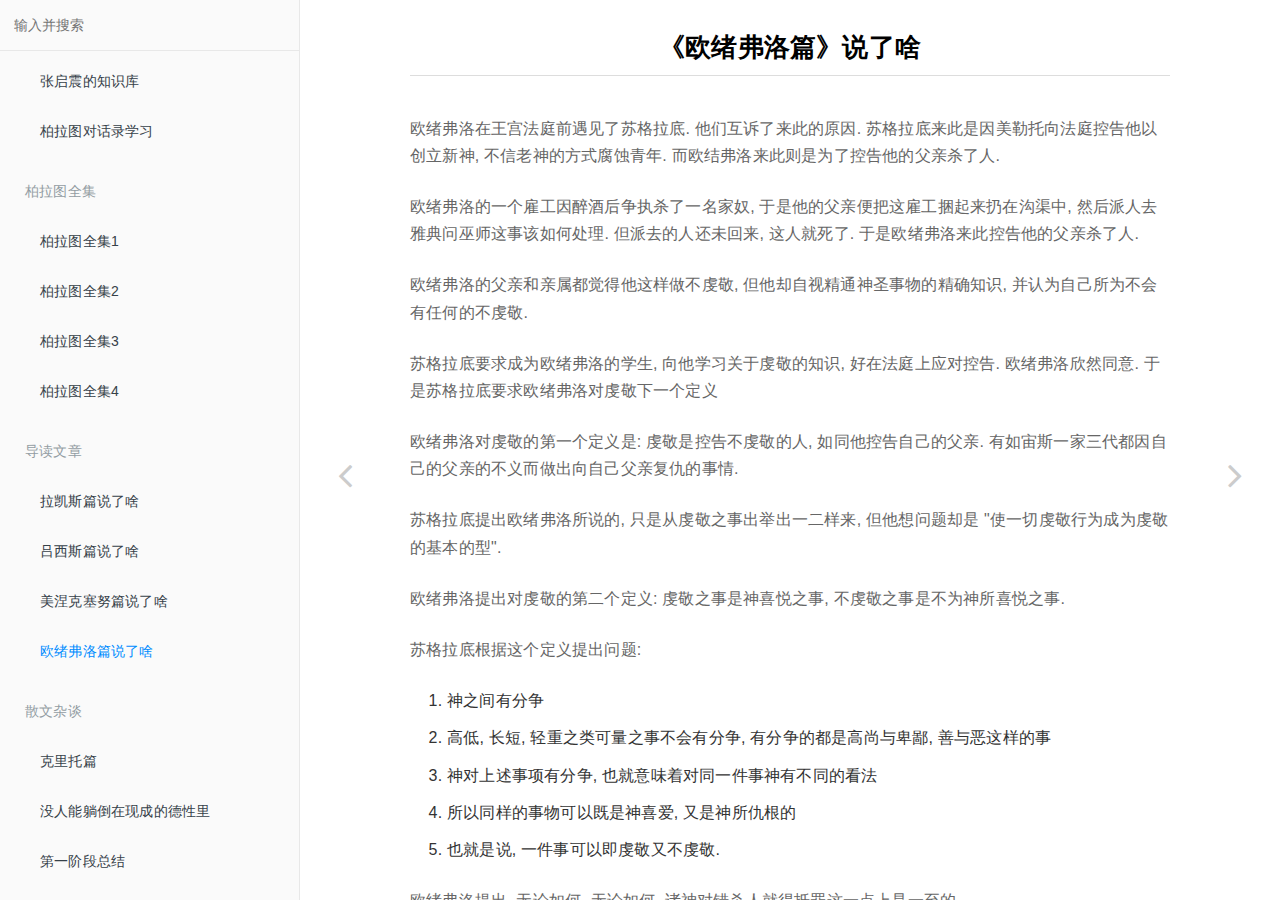
<file: html/content/欧绪弗洛篇说了啥.html>
<!DOCTYPE HTML>
<html lang="zh-hans" >
    <head>
        <meta charset="UTF-8">
        <meta content="text/html; charset=utf-8" http-equiv="Content-Type">
        <title>欧绪弗洛篇说了啥 · 前台用户手册</title>
        <meta http-equiv="X-UA-Compatible" content="IE=edge" />
        <meta name="description" content="">
        <meta name="generator" content="GitBook 3.2.3">
        <meta name="author" content="张启震">
        
        
    
    
    <link rel="stylesheet" href="../gitbook/style.css">

    
            
                
                <link rel="stylesheet" href="../gitbook/gitbook-plugin-back-to-top-button/plugin.css">
                
            
                
                <link rel="stylesheet" href="../gitbook/gitbook-plugin-image-captions/image-captions.css">
                
            
                
                <link rel="stylesheet" href="../gitbook/gitbook-plugin-search-plus/search.css">
                
            
                
                <link rel="stylesheet" href="../gitbook/gitbook-plugin-prism/prism.css">
                
            
                
                <link rel="stylesheet" href="../gitbook/gitbook-plugin-katex/katex.min.css">
                
            
                
                <link rel="stylesheet" href="../gitbook/gitbook-plugin-mermaid-gb3/mermaid/mermaid.css">
                
            
                
                <link rel="stylesheet" href="../gitbook/gitbook-plugin-tbfed-pagefooter/footer.css">
                
            
                
                <link rel="stylesheet" href="../gitbook/gitbook-plugin-expandable-chapters-small/expandable-chapters-small.css">
                
            
                
                <link rel="stylesheet" href="https://maxcdn.bootstrapcdn.com/bootstrap/3.3.7/css/bootstrap.min.css">
                
            
                
                <link rel="stylesheet" href="../gitbook/gitbook-plugin-sectionx/sectionx.css">
                
            
                
                <link rel="stylesheet" href="../gitbook/gitbook-plugin-alerts/style.css">
                
            
                
                <link rel="stylesheet" href="../gitbook/gitbook-plugin-tags/plugin.css">
                
            
                
                <link rel="stylesheet" href="../gitbook/gitbook-plugin-fontsettings/website.css">
                
            
                
                <link rel="stylesheet" href="../gitbook/gitbook-plugin-theme-comscore/test.css">
                
            
        

    

    
        
        <link rel="stylesheet" href="../css/html.css">
        
    


    

        
    
    
    
    
    
    <meta name="HandheldFriendly" content="true"/>
    <meta name="viewport" content="width=device-width, initial-scale=1, user-scalable=no">
    <meta name="apple-mobile-web-app-capable" content="yes">
    <meta name="apple-mobile-web-app-status-bar-style" content="black">
    <link rel="apple-touch-icon-precomposed" sizes="152x152" href="../gitbook/images/apple-touch-icon-precomposed-152.png">
    <link rel="shortcut icon" href="../gitbook/images/favicon.ico" type="image/x-icon">

    
    <link rel="next" href="克里托篇.html" />
    
    
    <link rel="prev" href="美涅克塞努篇讲了啥.html" />
    

    
    
    
    

    
    <link rel="stylesheet" href="../gitbook/gitbook-plugin-chart/c3/c3.min.css">
    <script src="../gitbook/gitbook-plugin-chart/c3/d3.min.js"></script>
    <script src="../gitbook/gitbook-plugin-chart/c3/c3.min.js"></script>
    

    <script src="../gitbook/gitbook-plugin-graph/d3.min.js"></script>
    <script src="../gitbook/gitbook-plugin-graph/function-plot.js"></script>    

    </head>
    <body>
        
<div class="book">
    <div class="book-summary">
        
            
<div id="book-search-input" role="search">
    <input type="text" placeholder="输入并搜索" />
</div>

            
                <nav role="navigation">
                


<ul class="summary">
    
    
    
    

    

    
        
        
    
        <li class="chapter " data-level="1.1" >
            
                <a target="_blank" href="https://zhangqizhen.cn/">
            
                    
                    张启震的知识库
            
                </a>
            

            
        </li>
    
        <li class="chapter " data-level="1.2" data-path="../">
            
                <a href="../">
            
                    
                    柏拉图对话录学习
            
                </a>
            

            
        </li>
    

    
        
        <li class="header">柏拉图全集</li>
        
        
    
        <li class="chapter " data-level="2.1" >
            
                <a target="_blank" href="https://zhangqizhen.cn/book/%E6%9F%8F%E6%8B%89%E5%9B%BE%E5%85%A8%E9%9B%861.pdf">
            
                    
                    柏拉图全集1
            
                </a>
            

            
        </li>
    
        <li class="chapter " data-level="2.2" >
            
                <a target="_blank" href="https://zhangqizhen.cn/book/%E6%9F%8F%E6%8B%89%E5%9B%BE%E5%85%A8%E9%9B%862.pdf">
            
                    
                    柏拉图全集2
            
                </a>
            

            
        </li>
    
        <li class="chapter " data-level="2.3" >
            
                <a target="_blank" href="https://zhangqizhen.cn/book/%E6%9F%8F%E6%8B%89%E5%9B%BE%E5%85%A8%E9%9B%863.pdf">
            
                    
                    柏拉图全集3
            
                </a>
            

            
        </li>
    
        <li class="chapter " data-level="2.4" >
            
                <a target="_blank" href="https://zhangqizhen.cn/book/%E6%9F%8F%E6%8B%89%E5%9B%BE%E5%85%A8%E9%9B%864.pdf">
            
                    
                    柏拉图全集4
            
                </a>
            

            
        </li>
    

    
        
        <li class="header">导读文章</li>
        
        
    
        <li class="chapter " data-level="3.1" data-path="拉凯斯篇说了啥.html">
            
                <a href="拉凯斯篇说了啥.html">
            
                    
                    拉凯斯篇说了啥
            
                </a>
            

            
        </li>
    
        <li class="chapter " data-level="3.2" data-path="吕西斯篇说了啥.html">
            
                <a href="吕西斯篇说了啥.html">
            
                    
                    吕西斯篇说了啥
            
                </a>
            

            
        </li>
    
        <li class="chapter " data-level="3.3" data-path="美涅克塞努篇讲了啥.html">
            
                <a href="美涅克塞努篇讲了啥.html">
            
                    
                    美涅克塞努篇说了啥
            
                </a>
            

            
        </li>
    
        <li class="chapter active" data-level="3.4" data-path="欧绪弗洛篇说了啥.html">
            
                <a href="欧绪弗洛篇说了啥.html">
            
                    
                    欧绪弗洛篇说了啥
            
                </a>
            

            
        </li>
    

    
        
        <li class="header">散文杂谈</li>
        
        
    
        <li class="chapter " data-level="4.1" data-path="克里托篇.html">
            
                <a href="克里托篇.html">
            
                    
                    克里托篇
            
                </a>
            

            
        </li>
    
        <li class="chapter " data-level="4.2" data-path="没有人能躺倒在现成的德性里.html">
            
                <a href="没有人能躺倒在现成的德性里.html">
            
                    
                    没人能躺倒在现成的德性里
            
                </a>
            

            
        </li>
    
        <li class="chapter " data-level="4.3" data-path="第一阶段总结.html">
            
                <a href="第一阶段总结.html">
            
                    
                    第一阶段总结
            
                </a>
            

            
        </li>
    

    
        
        <li class="header">其他资料</li>
        
        
    
        <li class="chapter " data-level="5.1" data-path="波斯人的政治选择.html">
            
                <a href="波斯人的政治选择.html">
            
                    
                    波斯人的政治选择
            
                </a>
            

            
        </li>
    
        <li class="chapter " data-level="5.2" data-path="伯利克利阵亡将士演讲.html">
            
                <a href="伯利克利阵亡将士演讲.html">
            
                    
                    伯里克利阵亡将士演讲
            
                </a>
            

            
        </li>
    
        <li class="chapter " data-level="5.3" data-path="罗素西方哲学史第二章.html">
            
                <a href="罗素西方哲学史第二章.html">
            
                    
                    罗素西方哲学第二章
            
                </a>
            

            
        </li>
    
        <li class="chapter " data-level="5.4" data-path="在雅典人面前赞美雅典人两则.html">
            
                <a href="在雅典人面前赞美雅典人两则.html">
            
                    
                    在雅典人面前赞美雅典人两则
            
                </a>
            

            
        </li>
    

    

    <li class="divider"></li>

    <li>
        <a href="https://www.gitbook.com" target="blank" class="gitbook-link">
            本书使用 GitBook 发布
        </a>
    </li>
</ul>


                </nav>
            
        
    </div>

    <div class="book-body">
        
            <div class="body-inner">
                
                    

<div class="book-header" role="navigation">
    

    <!-- Title -->
    <h1>
        <i class="fa fa-circle-o-notch fa-spin"></i>
        <a href=".." >欧绪弗洛篇说了啥</a>
    </h1>
</div>




                    <div class="page-wrapper" tabindex="-1" role="main">
                        <div class="page-inner">
                            
<div class="search-plus" id="book-search-results">
    <div class="search-noresults">
    
                                <section class="normal markdown-section">
                                
                                <h1 id="&#x300A;&#x6B27;&#x7EEA;&#x5F17;&#x6D1B;&#x7BC7;&#x300B;&#x8BF4;&#x4E86;&#x5565;">&#x300A;&#x6B27;&#x7EEA;&#x5F17;&#x6D1B;&#x7BC7;&#x300B;&#x8BF4;&#x4E86;&#x5565;</h1>
<p>&#x6B27;&#x7EEA;&#x5F17;&#x6D1B;&#x5728;&#x738B;&#x5BAB;&#x6CD5;&#x5EAD;&#x524D;&#x9047;&#x89C1;&#x4E86;&#x82CF;&#x683C;&#x62C9;&#x5E95;. &#x4ED6;&#x4EEC;&#x4E92;&#x8BC9;&#x4E86;&#x6765;&#x6B64;&#x7684;&#x539F;&#x56E0;. &#x82CF;&#x683C;&#x62C9;&#x5E95;&#x6765;&#x6B64;&#x662F;&#x56E0;&#x7F8E;&#x52D2;&#x6258;&#x5411;&#x6CD5;&#x5EAD;&#x63A7;&#x544A;&#x4ED6;&#x4EE5;&#x521B;&#x7ACB;&#x65B0;&#x795E;, &#x4E0D;&#x4FE1;&#x8001;&#x795E;&#x7684;&#x65B9;&#x5F0F;&#x8150;&#x8680;&#x9752;&#x5E74;. &#x800C;&#x6B27;&#x7ED3;&#x5F17;&#x6D1B;&#x6765;&#x6B64;&#x5219;&#x662F;&#x4E3A;&#x4E86;&#x63A7;&#x544A;&#x4ED6;&#x7684;&#x7236;&#x4EB2;&#x6740;&#x4E86;&#x4EBA;.</p>
<p>&#x6B27;&#x7EEA;&#x5F17;&#x6D1B;&#x7684;&#x4E00;&#x4E2A;&#x96C7;&#x5DE5;&#x56E0;&#x9189;&#x9152;&#x540E;&#x4E89;&#x6267;&#x6740;&#x4E86;&#x4E00;&#x540D;&#x5BB6;&#x5974;, &#x4E8E;&#x662F;&#x4ED6;&#x7684;&#x7236;&#x4EB2;&#x4FBF;&#x628A;&#x8FD9;&#x96C7;&#x5DE5;&#x6346;&#x8D77;&#x6765;&#x6254;&#x5728;&#x6C9F;&#x6E20;&#x4E2D;, &#x7136;&#x540E;&#x6D3E;&#x4EBA;&#x53BB;&#x96C5;&#x5178;&#x95EE;&#x5DEB;&#x5E08;&#x8FD9;&#x4E8B;&#x8BE5;&#x5982;&#x4F55;&#x5904;&#x7406;. &#x4F46;&#x6D3E;&#x53BB;&#x7684;&#x4EBA;&#x8FD8;&#x672A;&#x56DE;&#x6765;, &#x8FD9;&#x4EBA;&#x5C31;&#x6B7B;&#x4E86;. &#x4E8E;&#x662F;&#x6B27;&#x7EEA;&#x5F17;&#x6D1B;&#x6765;&#x6B64;&#x63A7;&#x544A;&#x4ED6;&#x7684;&#x7236;&#x4EB2;&#x6740;&#x4E86;&#x4EBA;.</p>
<p>&#x6B27;&#x7EEA;&#x5F17;&#x6D1B;&#x7684;&#x7236;&#x4EB2;&#x548C;&#x4EB2;&#x5C5E;&#x90FD;&#x89C9;&#x5F97;&#x4ED6;&#x8FD9;&#x6837;&#x505A;&#x4E0D;&#x8654;&#x656C;, &#x4F46;&#x4ED6;&#x5374;&#x81EA;&#x89C6;&#x7CBE;&#x901A;&#x795E;&#x5723;&#x4E8B;&#x7269;&#x7684;&#x7CBE;&#x786E;&#x77E5;&#x8BC6;, &#x5E76;&#x8BA4;&#x4E3A;&#x81EA;&#x5DF1;&#x6240;&#x4E3A;&#x4E0D;&#x4F1A;&#x6709;&#x4EFB;&#x4F55;&#x7684;&#x4E0D;&#x8654;&#x656C;.</p>
<p>&#x82CF;&#x683C;&#x62C9;&#x5E95;&#x8981;&#x6C42;&#x6210;&#x4E3A;&#x6B27;&#x7EEA;&#x5F17;&#x6D1B;&#x7684;&#x5B66;&#x751F;, &#x5411;&#x4ED6;&#x5B66;&#x4E60;&#x5173;&#x4E8E;&#x8654;&#x656C;&#x7684;&#x77E5;&#x8BC6;, &#x597D;&#x5728;&#x6CD5;&#x5EAD;&#x4E0A;&#x5E94;&#x5BF9;&#x63A7;&#x544A;. &#x6B27;&#x7EEA;&#x5F17;&#x6D1B;&#x6B23;&#x7136;&#x540C;&#x610F;. &#x4E8E;&#x662F;&#x82CF;&#x683C;&#x62C9;&#x5E95;&#x8981;&#x6C42;&#x6B27;&#x7EEA;&#x5F17;&#x6D1B;&#x5BF9;&#x8654;&#x656C;&#x4E0B;&#x4E00;&#x4E2A;&#x5B9A;&#x4E49;</p>
<p>&#x6B27;&#x7EEA;&#x5F17;&#x6D1B;&#x5BF9;&#x8654;&#x656C;&#x7684;&#x7B2C;&#x4E00;&#x4E2A;&#x5B9A;&#x4E49;&#x662F;: &#x8654;&#x656C;&#x662F;&#x63A7;&#x544A;&#x4E0D;&#x8654;&#x656C;&#x7684;&#x4EBA;, &#x5982;&#x540C;&#x4ED6;&#x63A7;&#x544A;&#x81EA;&#x5DF1;&#x7684;&#x7236;&#x4EB2;. &#x6709;&#x5982;&#x5B99;&#x65AF;&#x4E00;&#x5BB6;&#x4E09;&#x4EE3;&#x90FD;&#x56E0;&#x81EA;&#x5DF1;&#x7684;&#x7236;&#x4EB2;&#x7684;&#x4E0D;&#x4E49;&#x800C;&#x505A;&#x51FA;&#x5411;&#x81EA;&#x5DF1;&#x7236;&#x4EB2;&#x590D;&#x4EC7;&#x7684;&#x4E8B;&#x60C5;.</p>
<p>&#x82CF;&#x683C;&#x62C9;&#x5E95;&#x63D0;&#x51FA;&#x6B27;&#x7EEA;&#x5F17;&#x6D1B;&#x6240;&#x8BF4;&#x7684;, &#x53EA;&#x662F;&#x4ECE;&#x8654;&#x656C;&#x4E4B;&#x4E8B;&#x51FA;&#x4E3E;&#x51FA;&#x4E00;&#x4E8C;&#x6837;&#x6765;, &#x4F46;&#x4ED6;&#x60F3;&#x95EE;&#x9898;&#x5374;&#x662F; &quot;&#x4F7F;&#x4E00;&#x5207;&#x8654;&#x656C;&#x884C;&#x4E3A;&#x6210;&#x4E3A;&#x8654;&#x656C;&#x7684;&#x57FA;&#x672C;&#x7684;&#x578B;&quot;.</p>
<p>&#x6B27;&#x7EEA;&#x5F17;&#x6D1B;&#x63D0;&#x51FA;&#x5BF9;&#x8654;&#x656C;&#x7684;&#x7B2C;&#x4E8C;&#x4E2A;&#x5B9A;&#x4E49;: &#x8654;&#x656C;&#x4E4B;&#x4E8B;&#x662F;&#x795E;&#x559C;&#x60A6;&#x4E4B;&#x4E8B;, &#x4E0D;&#x8654;&#x656C;&#x4E4B;&#x4E8B;&#x662F;&#x4E0D;&#x4E3A;&#x795E;&#x6240;&#x559C;&#x60A6;&#x4E4B;&#x4E8B;.</p>
<p>&#x82CF;&#x683C;&#x62C9;&#x5E95;&#x6839;&#x636E;&#x8FD9;&#x4E2A;&#x5B9A;&#x4E49;&#x63D0;&#x51FA;&#x95EE;&#x9898;: </p>
<ol>
<li>&#x795E;&#x4E4B;&#x95F4;&#x6709;&#x5206;&#x4E89;</li>
<li>&#x9AD8;&#x4F4E;, &#x957F;&#x77ED;, &#x8F7B;&#x91CD;&#x4E4B;&#x7C7B;&#x53EF;&#x91CF;&#x4E4B;&#x4E8B;&#x4E0D;&#x4F1A;&#x6709;&#x5206;&#x4E89;, &#x6709;&#x5206;&#x4E89;&#x7684;&#x90FD;&#x662F;&#x9AD8;&#x5C1A;&#x4E0E;&#x5351;&#x9119;, &#x5584;&#x4E0E;&#x6076;&#x8FD9;&#x6837;&#x7684;&#x4E8B;</li>
<li>&#x795E;&#x5BF9;&#x4E0A;&#x8FF0;&#x4E8B;&#x9879;&#x6709;&#x5206;&#x4E89;, &#x4E5F;&#x5C31;&#x610F;&#x5473;&#x7740;&#x5BF9;&#x540C;&#x4E00;&#x4EF6;&#x4E8B;&#x795E;&#x6709;&#x4E0D;&#x540C;&#x7684;&#x770B;&#x6CD5;</li>
<li>&#x6240;&#x4EE5;&#x540C;&#x6837;&#x7684;&#x4E8B;&#x7269;&#x53EF;&#x4EE5;&#x65E2;&#x662F;&#x795E;&#x559C;&#x7231;, &#x53C8;&#x662F;&#x795E;&#x6240;&#x4EC7;&#x6839;&#x7684;</li>
<li>&#x4E5F;&#x5C31;&#x662F;&#x8BF4;, &#x4E00;&#x4EF6;&#x4E8B;&#x53EF;&#x4EE5;&#x5373;&#x8654;&#x656C;&#x53C8;&#x4E0D;&#x8654;&#x656C;.</li>
</ol>
<p>&#x6B27;&#x7EEA;&#x5F17;&#x6D1B;&#x63D0;&#x51FA;, &#x65E0;&#x8BBA;&#x5982;&#x4F55;, &#x65E0;&#x8BBA;&#x5982;&#x4F55;, &#x8BF8;&#x795E;&#x5BF9;&#x9519;&#x6740;&#x4EBA;&#x5C31;&#x5F97;&#x62B5;&#x7F6A;&#x8FD9;&#x4E00;&#x70B9;&#x4E0A;&#x662F;&#x4E00;&#x81F3;&#x7684;.</p>
<p>&#x82CF;&#x683C;&#x62C9;&#x5E95;&#x8BF4;, &#x90A3;&#x6015;&#x662F;&#x4EBA;, &#x4E5F;&#x4E0D;&#x4F1A;&#x8BF4;&#x505A;&#x9519;&#x4E8B;&#x4E0D;&#x9700;&#x62B5;&#x7F6A;. &#x6240;&#x4EE5;&#x65E0;&#x8BBA;&#x795E;&#x8FD8;&#x662F;&#x4EBA;, &#x90FD;&#x53EA;&#x662F;&#x5BF9;&#x54EA;&#x4E9B;&#x4E8B;&#x662F;&#x9519;&#x7684;&#x6709;&#x5206;&#x6B67;, &#x800C;&#x4E0D;&#x662F;&#x505A;&#x9519;&#x5E94;&#x53D7;&#x7F5A;&#x6709;&#x5206;&#x6B67;. &#x6240;&#x4EE5;&#x5BF9;&#x4E8E;&#x6B27;&#x7EEA;&#x5F17;&#x6D1B;&#x6765;&#x8BF4;, &#x95EE;&#x9898;&#x5E76;&#x4E0D;&#x51FA;&#x5728;&#x9519;&#x6740;&#x4EBA;&#x5E94;&#x4E0D;&#x5E94;&#x8BE5;&#x88AB;&#x63A7;&#x544A;&#x4E0A;, &#x800C;&#x5728;&#x4ED6;&#x5728;&#x8FD9;&#x6837;&#x4E00;&#x4E2A;&#x5177;&#x4F53;&#x60C5;&#x51B5;&#x4E0B;, &#x505A;&#x8FD9;&#x6837;&#x4E00;&#x4E2A;&#x5177;&#x4F53;&#x7684;&#x4E8B;&#x60C5;&#x662F;&#x4E0D;&#x662F;&#x795E;&#x8BA4;&#x4E3A;&#x6B63;&#x786E;&#x7684;. &#x4E8E;&#x662F;&#x82CF;&#x683C;&#x62C9;&#x5E95;&#x4FEE;&#x6B63;&#x4E86;&#x4ED6;&#x4EEC;&#x7684;&#x5B9A;&#x4E49;: &#x51E1;&#x6240;&#x6709;&#x8BF8;&#x795E;&#x6240;&#x75DB;&#x6068;&#x7684;&#x5C31;&#x662F;&#x4E0D;&#x8654;&#x656C;, &#x51E1;&#x6240;&#x6709;&#x8BF8;&#x795E;&#x5168;&#x90E8;&#x559C;&#x7231;&#x7684;&#x5C31;&#x662F;&#x8654;&#x656C;&#x7684;.</p>
<footer class="page-footer"><span class="copyright">powered by Gitbook</span><span class="footer-modification">&#x8BE5;&#x6587;&#x4EF6;&#x4FEE;&#x8BA2;&#x7684;&#x65F6;&#x95F4;: 
2020-06-24 06:56:54
</span></footer>

                                
                                </section>
                            
    </div>
    <div class="search-results">
        <div class="has-results">
            
            <h1 class="search-results-title"><span class='search-results-count'></span> results matching "<span class='search-query'></span>"</h1>
            <ul class="search-results-list"></ul>
            
        </div>
        <div class="no-results">
            
            <h1 class="search-results-title">No results matching "<span class='search-query'></span>"</h1>
            
        </div>
    </div>
</div>

                        </div>
                    </div>
                
            </div>

            
                
                <a href="美涅克塞努篇讲了啥.html" class="navigation navigation-prev " aria-label="Previous page: 美涅克塞努篇说了啥">
                    <i class="fa fa-angle-left"></i>
                </a>
                
                
                <a href="克里托篇.html" class="navigation navigation-next " aria-label="Next page: 克里托篇">
                    <i class="fa fa-angle-right"></i>
                </a>
                
            
        
    </div>

    <script>
        var gitbook = gitbook || [];
        gitbook.push(function() {
            gitbook.page.hasChanged({"page":{"title":"欧绪弗洛篇说了啥","level":"3.4","depth":1,"next":{"title":"克里托篇","level":"4.1","depth":1,"path":"content/克里托篇.md","ref":"content/克里托篇.md","articles":[]},"previous":{"title":"美涅克塞努篇说了啥","level":"3.3","depth":1,"path":"content/美涅克塞努篇讲了啥.md","ref":"content/美涅克塞努篇讲了啥.md","articles":[]},"dir":"ltr"},"config":{"plugins":["theme-comscore","back-to-top-button","image-captions","-search","-lunr","search-plus","-highlight","prism","katex","mermaid-gb3","puml","graph","chart","tbfed-pagefooter","expandable-chapters-small","sectionx","favicon","todo","alerts","include-csv","tags","livereload"],"root":".","styles":{"website":"css/html.css"},"pluginsConfig":{"tbfed-pagefooter":{"modify_label":"该文件修订的时间: ","modify_format":"YYYY-MM-DD HH:mm:ss"},"prism":{},"include-csv":{},"puml":{},"livereload":{},"todo":{},"fovicon":{"shortcut":""},"graph":{},"katex":{},"fontsettings":{"theme":"white","family":"sans","size":2},"sectionx":{"tag":"b"},"mermaid-gb3":{},"favicon":{},"theme-comscore":{},"back-to-top-button":{},"alerts":{},"chat":{"type":"c3"},"tags":{"placement":"bottom"},"expandable-chapters-small":{},"sharing":{"facebook":true,"twitter":true,"google":false,"weibo":false,"instapaper":false,"vk":false,"all":["facebook","google","twitter","weibo","instapaper"]},"theme-default":{"styles":{"website":"styles/website.css","pdf":"styles/pdf.css","epub":"styles/epub.css","mobi":"styles/mobi.css","ebook":"styles/ebook.css","print":"styles/print.css"},"showLevel":false},"chart":{"type":"c3"},"search-plus":{},"image-captions":{"caption":"附图: _PAGE_LEVEL_._PAGE_IMAGE_NUMBER_ - _CAPTION_","variable_name":"_pictures"}},"theme":"default","author":"张启震","pdf":{"pageNumbers":true,"fontSize":12,"fontFamily":"Arial","paperSize":"a4","chapterMark":"pagebreak","pageBreaksBefore":"/","margin":{"right":62,"left":62,"top":56,"bottom":56}},"structure":{"langs":"LANGS.md","readme":"README.md","glossary":"GLOSSARY.md","summary":"SUMMARY.md"},"variables":{"_pictures":[]},"title":"前台用户手册","language":"zh-hans","links":{"sidebar":{},"gitbook":false},"gitbook":"3.2.3","description":"actionUltra 前台的使用手册"},"file":{"path":"content/欧绪弗洛篇说了啥.md","mtime":"2020-06-23T22:56:54.819Z","type":"markdown"},"gitbook":{"version":"3.2.3","time":"2020-07-29T23:10:38.232Z"},"basePath":"..","book":{"language":""}});
        });
    </script>
</div>

        
    
    <script src="../gitbook/gitbook.js"></script>
    <script src="../gitbook/theme.js"></script>
    
        
        <script src="../gitbook/gitbook-plugin-back-to-top-button/plugin.js"></script>
        
    
        
        <script src="../gitbook/gitbook-plugin-search-plus/jquery.mark.min.js"></script>
        
    
        
        <script src="../gitbook/gitbook-plugin-search-plus/search.js"></script>
        
    
        
        <script src="../gitbook/gitbook-plugin-mermaid-gb3/book/plugin.js"></script>
        
    
        
        <script src="../gitbook/gitbook-plugin-expandable-chapters-small/expandable-chapters-small.js"></script>
        
    
        
        <script src="https://maxcdn.bootstrapcdn.com/bootstrap/3.3.7/js/bootstrap.min.js"></script>
        
    
        
        <script src="../gitbook/gitbook-plugin-sectionx/sectionx.js"></script>
        
    
        
        <script src="../gitbook/gitbook-plugin-alerts/plugin.js"></script>
        
    
        
        <script src="../gitbook/gitbook-plugin-livereload/plugin.js"></script>
        
    
        
        <script src="../gitbook/gitbook-plugin-sharing/buttons.js"></script>
        
    
        
        <script src="../gitbook/gitbook-plugin-fontsettings/fontsettings.js"></script>
        
    
        
        <script src="../gitbook/gitbook-plugin-theme-comscore/test.js"></script>
        
    

    <script src="../gitbook/gitbook-plugin-mermaid-gb3/mermaid/mermaid.min.js"></script>

    </body>
</html>
</file>
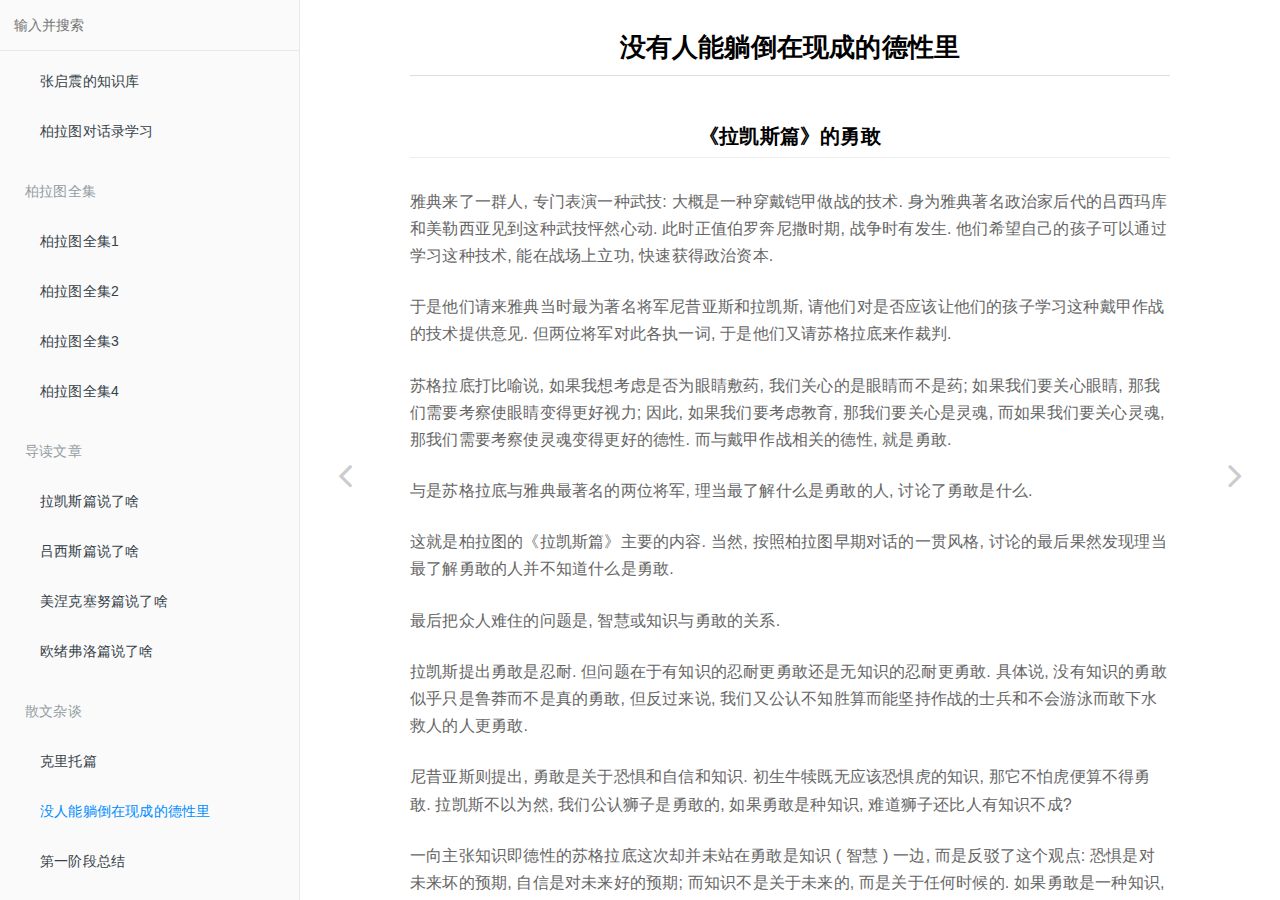
<file: html/content/没有人能躺倒在现成的德性里.html>
<!DOCTYPE HTML>
<html lang="zh-hans" >
    <head>
        <meta charset="UTF-8">
        <meta content="text/html; charset=utf-8" http-equiv="Content-Type">
        <title>没人能躺倒在现成的德性里 · 前台用户手册</title>
        <meta http-equiv="X-UA-Compatible" content="IE=edge" />
        <meta name="description" content="">
        <meta name="generator" content="GitBook 3.2.3">
        <meta name="author" content="张启震">
        
        
    
    
    <link rel="stylesheet" href="../gitbook/style.css">

    
            
                
                <link rel="stylesheet" href="../gitbook/gitbook-plugin-back-to-top-button/plugin.css">
                
            
                
                <link rel="stylesheet" href="../gitbook/gitbook-plugin-image-captions/image-captions.css">
                
            
                
                <link rel="stylesheet" href="../gitbook/gitbook-plugin-search-plus/search.css">
                
            
                
                <link rel="stylesheet" href="../gitbook/gitbook-plugin-prism/prism.css">
                
            
                
                <link rel="stylesheet" href="../gitbook/gitbook-plugin-katex/katex.min.css">
                
            
                
                <link rel="stylesheet" href="../gitbook/gitbook-plugin-mermaid-gb3/mermaid/mermaid.css">
                
            
                
                <link rel="stylesheet" href="../gitbook/gitbook-plugin-tbfed-pagefooter/footer.css">
                
            
                
                <link rel="stylesheet" href="../gitbook/gitbook-plugin-expandable-chapters-small/expandable-chapters-small.css">
                
            
                
                <link rel="stylesheet" href="https://maxcdn.bootstrapcdn.com/bootstrap/3.3.7/css/bootstrap.min.css">
                
            
                
                <link rel="stylesheet" href="../gitbook/gitbook-plugin-sectionx/sectionx.css">
                
            
                
                <link rel="stylesheet" href="../gitbook/gitbook-plugin-alerts/style.css">
                
            
                
                <link rel="stylesheet" href="../gitbook/gitbook-plugin-tags/plugin.css">
                
            
                
                <link rel="stylesheet" href="../gitbook/gitbook-plugin-fontsettings/website.css">
                
            
                
                <link rel="stylesheet" href="../gitbook/gitbook-plugin-theme-comscore/test.css">
                
            
        

    

    
        
        <link rel="stylesheet" href="../css/html.css">
        
    


    

        
    
    
    
    
    
    <meta name="HandheldFriendly" content="true"/>
    <meta name="viewport" content="width=device-width, initial-scale=1, user-scalable=no">
    <meta name="apple-mobile-web-app-capable" content="yes">
    <meta name="apple-mobile-web-app-status-bar-style" content="black">
    <link rel="apple-touch-icon-precomposed" sizes="152x152" href="../gitbook/images/apple-touch-icon-precomposed-152.png">
    <link rel="shortcut icon" href="../gitbook/images/favicon.ico" type="image/x-icon">

    
    <link rel="next" href="第一阶段总结.html" />
    
    
    <link rel="prev" href="克里托篇.html" />
    

    
    
    
    

    
    <link rel="stylesheet" href="../gitbook/gitbook-plugin-chart/c3/c3.min.css">
    <script src="../gitbook/gitbook-plugin-chart/c3/d3.min.js"></script>
    <script src="../gitbook/gitbook-plugin-chart/c3/c3.min.js"></script>
    

    <script src="../gitbook/gitbook-plugin-graph/d3.min.js"></script>
    <script src="../gitbook/gitbook-plugin-graph/function-plot.js"></script>    

    </head>
    <body>
        
<div class="book">
    <div class="book-summary">
        
            
<div id="book-search-input" role="search">
    <input type="text" placeholder="输入并搜索" />
</div>

            
                <nav role="navigation">
                


<ul class="summary">
    
    
    
    

    

    
        
        
    
        <li class="chapter " data-level="1.1" >
            
                <a target="_blank" href="https://zhangqizhen.cn/">
            
                    
                    张启震的知识库
            
                </a>
            

            
        </li>
    
        <li class="chapter " data-level="1.2" data-path="../">
            
                <a href="../">
            
                    
                    柏拉图对话录学习
            
                </a>
            

            
        </li>
    

    
        
        <li class="header">柏拉图全集</li>
        
        
    
        <li class="chapter " data-level="2.1" >
            
                <a target="_blank" href="https://zhangqizhen.cn/book/%E6%9F%8F%E6%8B%89%E5%9B%BE%E5%85%A8%E9%9B%861.pdf">
            
                    
                    柏拉图全集1
            
                </a>
            

            
        </li>
    
        <li class="chapter " data-level="2.2" >
            
                <a target="_blank" href="https://zhangqizhen.cn/book/%E6%9F%8F%E6%8B%89%E5%9B%BE%E5%85%A8%E9%9B%862.pdf">
            
                    
                    柏拉图全集2
            
                </a>
            

            
        </li>
    
        <li class="chapter " data-level="2.3" >
            
                <a target="_blank" href="https://zhangqizhen.cn/book/%E6%9F%8F%E6%8B%89%E5%9B%BE%E5%85%A8%E9%9B%863.pdf">
            
                    
                    柏拉图全集3
            
                </a>
            

            
        </li>
    
        <li class="chapter " data-level="2.4" >
            
                <a target="_blank" href="https://zhangqizhen.cn/book/%E6%9F%8F%E6%8B%89%E5%9B%BE%E5%85%A8%E9%9B%864.pdf">
            
                    
                    柏拉图全集4
            
                </a>
            

            
        </li>
    

    
        
        <li class="header">导读文章</li>
        
        
    
        <li class="chapter " data-level="3.1" data-path="拉凯斯篇说了啥.html">
            
                <a href="拉凯斯篇说了啥.html">
            
                    
                    拉凯斯篇说了啥
            
                </a>
            

            
        </li>
    
        <li class="chapter " data-level="3.2" data-path="吕西斯篇说了啥.html">
            
                <a href="吕西斯篇说了啥.html">
            
                    
                    吕西斯篇说了啥
            
                </a>
            

            
        </li>
    
        <li class="chapter " data-level="3.3" data-path="美涅克塞努篇讲了啥.html">
            
                <a href="美涅克塞努篇讲了啥.html">
            
                    
                    美涅克塞努篇说了啥
            
                </a>
            

            
        </li>
    
        <li class="chapter " data-level="3.4" data-path="欧绪弗洛篇说了啥.html">
            
                <a href="欧绪弗洛篇说了啥.html">
            
                    
                    欧绪弗洛篇说了啥
            
                </a>
            

            
        </li>
    

    
        
        <li class="header">散文杂谈</li>
        
        
    
        <li class="chapter " data-level="4.1" data-path="克里托篇.html">
            
                <a href="克里托篇.html">
            
                    
                    克里托篇
            
                </a>
            

            
        </li>
    
        <li class="chapter active" data-level="4.2" data-path="没有人能躺倒在现成的德性里.html">
            
                <a href="没有人能躺倒在现成的德性里.html">
            
                    
                    没人能躺倒在现成的德性里
            
                </a>
            

            
        </li>
    
        <li class="chapter " data-level="4.3" data-path="第一阶段总结.html">
            
                <a href="第一阶段总结.html">
            
                    
                    第一阶段总结
            
                </a>
            

            
        </li>
    

    
        
        <li class="header">其他资料</li>
        
        
    
        <li class="chapter " data-level="5.1" data-path="波斯人的政治选择.html">
            
                <a href="波斯人的政治选择.html">
            
                    
                    波斯人的政治选择
            
                </a>
            

            
        </li>
    
        <li class="chapter " data-level="5.2" data-path="伯利克利阵亡将士演讲.html">
            
                <a href="伯利克利阵亡将士演讲.html">
            
                    
                    伯里克利阵亡将士演讲
            
                </a>
            

            
        </li>
    
        <li class="chapter " data-level="5.3" data-path="罗素西方哲学史第二章.html">
            
                <a href="罗素西方哲学史第二章.html">
            
                    
                    罗素西方哲学第二章
            
                </a>
            

            
        </li>
    
        <li class="chapter " data-level="5.4" data-path="在雅典人面前赞美雅典人两则.html">
            
                <a href="在雅典人面前赞美雅典人两则.html">
            
                    
                    在雅典人面前赞美雅典人两则
            
                </a>
            

            
        </li>
    

    

    <li class="divider"></li>

    <li>
        <a href="https://www.gitbook.com" target="blank" class="gitbook-link">
            本书使用 GitBook 发布
        </a>
    </li>
</ul>


                </nav>
            
        
    </div>

    <div class="book-body">
        
            <div class="body-inner">
                
                    

<div class="book-header" role="navigation">
    

    <!-- Title -->
    <h1>
        <i class="fa fa-circle-o-notch fa-spin"></i>
        <a href=".." >没人能躺倒在现成的德性里</a>
    </h1>
</div>




                    <div class="page-wrapper" tabindex="-1" role="main">
                        <div class="page-inner">
                            
<div class="search-plus" id="book-search-results">
    <div class="search-noresults">
    
                                <section class="normal markdown-section">
                                
                                <h1 id="&#x6CA1;&#x6709;&#x4EBA;&#x80FD;&#x8EBA;&#x5012;&#x5728;&#x73B0;&#x6210;&#x7684;&#x5FB7;&#x6027;&#x91CC;">&#x6CA1;&#x6709;&#x4EBA;&#x80FD;&#x8EBA;&#x5012;&#x5728;&#x73B0;&#x6210;&#x7684;&#x5FB7;&#x6027;&#x91CC;</h1>
<h2 id="&#x300A;&#x62C9;&#x51EF;&#x65AF;&#x7BC7;&#x300B;&#x7684;&#x52C7;&#x6562;">&#x300A;&#x62C9;&#x51EF;&#x65AF;&#x7BC7;&#x300B;&#x7684;&#x52C7;&#x6562;</h2>
<p>&#x96C5;&#x5178;&#x6765;&#x4E86;&#x4E00;&#x7FA4;&#x4EBA;, &#x4E13;&#x95E8;&#x8868;&#x6F14;&#x4E00;&#x79CD;&#x6B66;&#x6280;: &#x5927;&#x6982;&#x662F;&#x4E00;&#x79CD;&#x7A7F;&#x6234;&#x94E0;&#x7532;&#x505A;&#x6218;&#x7684;&#x6280;&#x672F;. &#x8EAB;&#x4E3A;&#x96C5;&#x5178;&#x8457;&#x540D;&#x653F;&#x6CBB;&#x5BB6;&#x540E;&#x4EE3;&#x7684;&#x5415;&#x897F;&#x739B;&#x5E93;&#x548C;&#x7F8E;&#x52D2;&#x897F;&#x4E9A;&#x89C1;&#x5230;&#x8FD9;&#x79CD;&#x6B66;&#x6280;&#x6026;&#x7136;&#x5FC3;&#x52A8;. &#x6B64;&#x65F6;&#x6B63;&#x503C;&#x4F2F;&#x7F57;&#x5954;&#x5C3C;&#x6492;&#x65F6;&#x671F;, &#x6218;&#x4E89;&#x65F6;&#x6709;&#x53D1;&#x751F;. &#x4ED6;&#x4EEC;&#x5E0C;&#x671B;&#x81EA;&#x5DF1;&#x7684;&#x5B69;&#x5B50;&#x53EF;&#x4EE5;&#x901A;&#x8FC7;&#x5B66;&#x4E60;&#x8FD9;&#x79CD;&#x6280;&#x672F;, &#x80FD;&#x5728;&#x6218;&#x573A;&#x4E0A;&#x7ACB;&#x529F;, &#x5FEB;&#x901F;&#x83B7;&#x5F97;&#x653F;&#x6CBB;&#x8D44;&#x672C;.</p>
<p>&#x4E8E;&#x662F;&#x4ED6;&#x4EEC;&#x8BF7;&#x6765;&#x96C5;&#x5178;&#x5F53;&#x65F6;&#x6700;&#x4E3A;&#x8457;&#x540D;&#x5C06;&#x519B;&#x5C3C;&#x6614;&#x4E9A;&#x65AF;&#x548C;&#x62C9;&#x51EF;&#x65AF;, &#x8BF7;&#x4ED6;&#x4EEC;&#x5BF9;&#x662F;&#x5426;&#x5E94;&#x8BE5;&#x8BA9;&#x4ED6;&#x4EEC;&#x7684;&#x5B69;&#x5B50;&#x5B66;&#x4E60;&#x8FD9;&#x79CD;&#x6234;&#x7532;&#x4F5C;&#x6218;&#x7684;&#x6280;&#x672F;&#x63D0;&#x4F9B;&#x610F;&#x89C1;. &#x4F46;&#x4E24;&#x4F4D;&#x5C06;&#x519B;&#x5BF9;&#x6B64;&#x5404;&#x6267;&#x4E00;&#x8BCD;, &#x4E8E;&#x662F;&#x4ED6;&#x4EEC;&#x53C8;&#x8BF7;&#x82CF;&#x683C;&#x62C9;&#x5E95;&#x6765;&#x4F5C;&#x88C1;&#x5224;.</p>
<p>&#x82CF;&#x683C;&#x62C9;&#x5E95;&#x6253;&#x6BD4;&#x55BB;&#x8BF4;, &#x5982;&#x679C;&#x6211;&#x60F3;&#x8003;&#x8651;&#x662F;&#x5426;&#x4E3A;&#x773C;&#x775B;&#x6577;&#x836F;, &#x6211;&#x4EEC;&#x5173;&#x5FC3;&#x7684;&#x662F;&#x773C;&#x775B;&#x800C;&#x4E0D;&#x662F;&#x836F;; &#x5982;&#x679C;&#x6211;&#x4EEC;&#x8981;&#x5173;&#x5FC3;&#x773C;&#x775B;, &#x90A3;&#x6211;&#x4EEC;&#x9700;&#x8981;&#x8003;&#x5BDF;&#x4F7F;&#x773C;&#x775B;&#x53D8;&#x5F97;&#x66F4;&#x597D;&#x89C6;&#x529B;; &#x56E0;&#x6B64;, &#x5982;&#x679C;&#x6211;&#x4EEC;&#x8981;&#x8003;&#x8651;&#x6559;&#x80B2;, &#x90A3;&#x6211;&#x4EEC;&#x8981;&#x5173;&#x5FC3;&#x662F;&#x7075;&#x9B42;, &#x800C;&#x5982;&#x679C;&#x6211;&#x4EEC;&#x8981;&#x5173;&#x5FC3;&#x7075;&#x9B42;, &#x90A3;&#x6211;&#x4EEC;&#x9700;&#x8981;&#x8003;&#x5BDF;&#x4F7F;&#x7075;&#x9B42;&#x53D8;&#x5F97;&#x66F4;&#x597D;&#x7684;&#x5FB7;&#x6027;. &#x800C;&#x4E0E;&#x6234;&#x7532;&#x4F5C;&#x6218;&#x76F8;&#x5173;&#x7684;&#x5FB7;&#x6027;, &#x5C31;&#x662F;&#x52C7;&#x6562;.</p>
<p>&#x4E0E;&#x662F;&#x82CF;&#x683C;&#x62C9;&#x5E95;&#x4E0E;&#x96C5;&#x5178;&#x6700;&#x8457;&#x540D;&#x7684;&#x4E24;&#x4F4D;&#x5C06;&#x519B;, &#x7406;&#x5F53;&#x6700;&#x4E86;&#x89E3;&#x4EC0;&#x4E48;&#x662F;&#x52C7;&#x6562;&#x7684;&#x4EBA;, &#x8BA8;&#x8BBA;&#x4E86;&#x52C7;&#x6562;&#x662F;&#x4EC0;&#x4E48;.</p>
<p>&#x8FD9;&#x5C31;&#x662F;&#x67CF;&#x62C9;&#x56FE;&#x7684;&#x300A;&#x62C9;&#x51EF;&#x65AF;&#x7BC7;&#x300B;&#x4E3B;&#x8981;&#x7684;&#x5185;&#x5BB9;. &#x5F53;&#x7136;, &#x6309;&#x7167;&#x67CF;&#x62C9;&#x56FE;&#x65E9;&#x671F;&#x5BF9;&#x8BDD;&#x7684;&#x4E00;&#x8D2F;&#x98CE;&#x683C;, &#x8BA8;&#x8BBA;&#x7684;&#x6700;&#x540E;&#x679C;&#x7136;&#x53D1;&#x73B0;&#x7406;&#x5F53;&#x6700;&#x4E86;&#x89E3;&#x52C7;&#x6562;&#x7684;&#x4EBA;&#x5E76;&#x4E0D;&#x77E5;&#x9053;&#x4EC0;&#x4E48;&#x662F;&#x52C7;&#x6562;.</p>
<p>&#x6700;&#x540E;&#x628A;&#x4F17;&#x4EBA;&#x96BE;&#x4F4F;&#x7684;&#x95EE;&#x9898;&#x662F;, &#x667A;&#x6167;&#x6216;&#x77E5;&#x8BC6;&#x4E0E;&#x52C7;&#x6562;&#x7684;&#x5173;&#x7CFB;.</p>
<p>&#x62C9;&#x51EF;&#x65AF;&#x63D0;&#x51FA;&#x52C7;&#x6562;&#x662F;&#x5FCD;&#x8010;. &#x4F46;&#x95EE;&#x9898;&#x5728;&#x4E8E;&#x6709;&#x77E5;&#x8BC6;&#x7684;&#x5FCD;&#x8010;&#x66F4;&#x52C7;&#x6562;&#x8FD8;&#x662F;&#x65E0;&#x77E5;&#x8BC6;&#x7684;&#x5FCD;&#x8010;&#x66F4;&#x52C7;&#x6562;. &#x5177;&#x4F53;&#x8BF4;, &#x6CA1;&#x6709;&#x77E5;&#x8BC6;&#x7684;&#x52C7;&#x6562;&#x4F3C;&#x4E4E;&#x53EA;&#x662F;&#x9C81;&#x83BD;&#x800C;&#x4E0D;&#x662F;&#x771F;&#x7684;&#x52C7;&#x6562;, &#x4F46;&#x53CD;&#x8FC7;&#x6765;&#x8BF4;, &#x6211;&#x4EEC;&#x53C8;&#x516C;&#x8BA4;&#x4E0D;&#x77E5;&#x80DC;&#x7B97;&#x800C;&#x80FD;&#x575A;&#x6301;&#x4F5C;&#x6218;&#x7684;&#x58EB;&#x5175;&#x548C;&#x4E0D;&#x4F1A;&#x6E38;&#x6CF3;&#x800C;&#x6562;&#x4E0B;&#x6C34;&#x6551;&#x4EBA;&#x7684;&#x4EBA;&#x66F4;&#x52C7;&#x6562;.</p>
<p>&#x5C3C;&#x6614;&#x4E9A;&#x65AF;&#x5219;&#x63D0;&#x51FA;, &#x52C7;&#x6562;&#x662F;&#x5173;&#x4E8E;&#x6050;&#x60E7;&#x548C;&#x81EA;&#x4FE1;&#x548C;&#x77E5;&#x8BC6;. &#x521D;&#x751F;&#x725B;&#x728A;&#x65E2;&#x65E0;&#x5E94;&#x8BE5;&#x6050;&#x60E7;&#x864E;&#x7684;&#x77E5;&#x8BC6;, &#x90A3;&#x5B83;&#x4E0D;&#x6015;&#x864E;&#x4FBF;&#x7B97;&#x4E0D;&#x5F97;&#x52C7;&#x6562;. &#x62C9;&#x51EF;&#x65AF;&#x4E0D;&#x4EE5;&#x4E3A;&#x7136;, &#x6211;&#x4EEC;&#x516C;&#x8BA4;&#x72EE;&#x5B50;&#x662F;&#x52C7;&#x6562;&#x7684;, &#x5982;&#x679C;&#x52C7;&#x6562;&#x662F;&#x79CD;&#x77E5;&#x8BC6;, &#x96BE;&#x9053;&#x72EE;&#x5B50;&#x8FD8;&#x6BD4;&#x4EBA;&#x6709;&#x77E5;&#x8BC6;&#x4E0D;&#x6210;?</p>
<p>&#x4E00;&#x5411;&#x4E3B;&#x5F20;&#x77E5;&#x8BC6;&#x5373;&#x5FB7;&#x6027;&#x7684;&#x82CF;&#x683C;&#x62C9;&#x5E95;&#x8FD9;&#x6B21;&#x5374;&#x5E76;&#x672A;&#x7AD9;&#x5728;&#x52C7;&#x6562;&#x662F;&#x77E5;&#x8BC6; ( &#x667A;&#x6167; ) &#x4E00;&#x8FB9;, &#x800C;&#x662F;&#x53CD;&#x9A73;&#x4E86;&#x8FD9;&#x4E2A;&#x89C2;&#x70B9;: &#x6050;&#x60E7;&#x662F;&#x5BF9;&#x672A;&#x6765;&#x574F;&#x7684;&#x9884;&#x671F;, &#x81EA;&#x4FE1;&#x662F;&#x5BF9;&#x672A;&#x6765;&#x597D;&#x7684;&#x9884;&#x671F;; &#x800C;&#x77E5;&#x8BC6;&#x4E0D;&#x662F;&#x5173;&#x4E8E;&#x672A;&#x6765;&#x7684;, &#x800C;&#x662F;&#x5173;&#x4E8E;&#x4EFB;&#x4F55;&#x65F6;&#x5019;&#x7684;. &#x5982;&#x679C;&#x52C7;&#x6562;&#x662F;&#x4E00;&#x79CD;&#x77E5;&#x8BC6;, &#x90A3;&#x4ED6;&#x5C31;&#x5F97;&#x662F;&#x5173;&#x4E8E;&#x4EFB;&#x4F55;&#x65F6;&#x5019;&#x7684;&#x597D;&#x4E0E;&#x574F;&#x7684;&#x77E5;&#x8BC6;. &#x4EFB;&#x4F55;&#x65F6;&#x5019;&#x7684;&#x597D;&#x4E0E;&#x574F;&#x7684;&#x77E5;&#x8BC6;, &#x90A3;&#x5C82;&#x4E0D;&#x662F;&#x7F8E;&#x5FB7;&#x7684;&#x5168;&#x90E8;&#x4E86;&#x4E48;&#xFF1F;</p>
<h2 id="&#x5F20;&#x529B;-&#x5B9E;&#x8DF5;&#x4E0E;&#x667A;&#x6167;">&#x5F20;&#x529B;, &#x5B9E;&#x8DF5;&#x4E0E;&#x667A;&#x6167;</h2>
<p>&#x672C;&#x7BC7;&#x867D;&#x8BBA;&#x52C7;&#x6562;, &#x4F46;&#x6574;&#x4F53;&#x7684;&#x5F20;&#x529B;&#x5374;&#x5728;&#x5B9E;&#x8DF5;&#x4E0E;&#x667A;&#x6167;&#x4E4B;&#x4E0A;. &#x8FD9;&#x5F20;&#x529B;&#x7EF7;&#x7D27;&#x5728;&#x672C;&#x7BC7;&#x7684;&#x6BCF;&#x4E2A;&#x7578;&#x89D2;&#x65EE;&#x65EF;&#x91CC;.</p>
<p>&#x5415;&#x897F;&#x739B;&#x5E93;&#x548C;&#x7F8E;&#x52D2;&#x897F;&#x4E9A;&#x5E0C;&#x671B;&#x901A;&#x8FC7;&#x8BA9;&#x5B69;&#x5B50;&#x5B66;&#x4E60;&#x6B66;&#x6597;&#x6280;&#x672F;&#x6765;&#x5728;&#x6218;&#x573A;&#x4E0A;&#x83B7;&#x5F97;&#x653F;&#x6CBB;&#x8D44;&#x672C;, &#x800C;&#x4ED6;&#x5374;&#x4E0D;&#x80FD;&#x5B9E;&#x8DF5;&#x653F;&#x6CBB;&#x6700;&#x57FA;&#x672C;&#x7684;&#x83B7;&#x5F97;&#x6C11;&#x610F;: &#x4ED6;&#x4E0E;&#x82CF;&#x683C;&#x62C9;&#x5E95;&#x540C;&#x533A;, &#x4F46;&#x4F5C;&#x4E3A;&#x653F;&#x6CBB;&#x5BB6;&#x5374;&#x4E0D;&#x8BA4;&#x8BC6;&#x6574;&#x65E5;&#x5728;&#x5E7F;&#x573A;&#x8BA8;&#x8BBA;&#x5FB7;&#x6027;&#x7684;&#x82CF;&#x683C;&#x62C9;&#x5E95;.</p>
<p>&#x4F5C;&#x6218;&#x6280;&#x672F;&#x7684;&#x8868;&#x6F14;&#x8005;, &#x867D;&#x7136;&#x80FD;&#x8BA9;&#x653F;&#x6CBB;&#x5BB6;&#x6026;&#x7136;&#x5FC3;&#x52A8;, &#x4F46;&#x5728;&#x6218;&#x573A;&#x4E0A;&#x5374;&#x5982;&#x5C0F;&#x4E11;&#x4E00;&#x822C;.</p>
<p>&#x5728;&#x5C3C;&#x6614;&#x4E9A;&#x65AF;&#x548C;&#x62C9;&#x51EF;&#x7684;&#x5BF9;&#x7ACB;&#x4E0A;, &#x8FD9;&#x79CD;&#x5F20;&#x529B;&#x5C31;&#x66F4;&#x660E;&#x663E;&#x4E86;.</p>
<p>&#x5728;&#x5BF9;&#x4E8E;&#x6234;&#x7532;&#x4F5C;&#x6218;&#x7684;&#x6280;&#x672F;&#x4E0A;, &#x5C3C;&#x6614;&#x4E9A;&#x65AF;&#x770B;&#x91CD;&#x8FD9;&#x79CD;&#x6B66;&#x6280;&#x7684;&#x6280;&#x672F;&#x6027;&#x80FD;&#x5E26;&#x6765;&#x7684;&#x597D;&#x5904;, &#x800C;&#x62C9;&#x51EF;&#x65AF;&#x5374;&#x4E00;&#x518D;&#x8868;&#x793A;&#x8FD9;&#x79CD;&#x6280;&#x672F;&#x5728;&#x771F;&#x6B63;&#x5B9E;&#x8DF5;&#x65F6;&#x6CA1;&#x6709;&#x7528;&#x5904;.</p>
<p>&#x800C;&#x5728;&#x8BA8;&#x8BBA;&#x52C7;&#x6562;&#x65F6;, &#x62C9;&#x51EF;&#x65AF;&#x4E00;&#x5411;&#x4F9D;&#x636E;&#x5B9E;&#x8DF5;&#x4E2D;&#x7ECF;&#x9A8C;&#x6765;&#x8BA8;&#x8BBA;. &#x800C;&#x5C3C;&#x6614;&#x4E9A;&#x65AF;&#x5219;&#x4E00;&#x518D;&#x4F7F;&#x7528;&#x4ECE;&#x667A;&#x8005;&#x90A3;&#x91CC;&#x5B66;&#x6765;&#x7684;&#x6280;&#x672F;&#x8FDB;&#x884C;&#x8BA8;&#x8BBA;.</p>
<p>&#x8FD9;&#x4F3C;&#x4E4E;&#x5728;&#x9690;&#x55BB;&#x90A3;&#x4E2A;&#x6B63;&#x5728;&#x5815;&#x843D;&#x7684;&#x96C5;&#x5178;: &#x5B9E;&#x8DF5;&#x667A;&#x6167;&#x6B63;&#x5728;&#x5931;&#x53BB;&#x4EF7;&#x503C;, &#x8D29;&#x5356;&#x667A;&#x6167;&#x6280;&#x672F;&#x7684;&#x667A;&#x8005;&#x548C;&#x8868;&#x6F14;&#x7AD9;&#x6597;&#x6280;&#x672F;&#x7684;&#x5927;&#x5E08;&#x56F4;&#x7ED5;&#x7740;&#x57CE;&#x90A6;&#x7684;&#x7CBE;&#x82F1;.</p>
<p>&#x90A3;&#x662F;&#x4E00;&#x4E2A;&#x771F;&#x6B63;&#x5B9E;&#x8DF5;&#x7684;&#x4EBA;&#x6CA1;&#x6709;&#x667A;&#x6167;, &#x800C;&#x53F7;&#x79F0;&#x6709;&#x667A;&#x6167;&#x7684;&#x4EBA;&#x5374;&#x65E0;&#x6CD5;&#x6709;&#x6548;&#x884C;&#x52A8;&#x7684;&#x5E74;&#x4EE3;.</p>
<h2 id="&#x77E5;&#x884C;&#x5408;&#x4E00;&#x4E4B;&#x65E8;">&#x77E5;&#x884C;&#x5408;&#x4E00;&#x4E4B;&#x65E8;</h2>
<p>&quot;&#x771F;&#x6B63;&#x5B9E;&#x8DF5;&#x7684;&#x4EBA;&#x6CA1;&#x6709;&#x667A;&#x6167;, &#x800C;&#x53F7;&#x79F0;&#x6709;&#x667A;&#x6167;&#x7684;&#x4EBA;&#x5374;&#x65E0;&#x6CD5;&#x6709;&#x6548;&#x884C;&#x52A8;&quot; &#x8FD9;&#x4E0D;&#x6B63;&#x662F;&#x738B;&#x9633;&#x660E;&#x63D0;&#x51FA;&#x77E5;&#x884C;&#x5408;&#x4E00;&#x60F3;&#x8981;&#x89E3;&#x51B3;&#x7684;&#x95EE;&#x9898;&#x4E48;?</p>
<p>&#x738B;&#x9633;&#x660E;&#x7684;&#x4F20;&#x4E60;&#x5F55;&#x91CC;, &#x6709;&#x4E00;&#x4E2A;&#x5173;&#x4E8E;&#x77E5;&#x884C;&#x5408;&#x4E00;&#x7684;&#x6545;&#x4E8B;.</p>
<p>&#x4E4B;&#x524D;&#x5112;&#x5B66;&#x90FD;&#x662F;&#x8BB2;&#x77E5;&#x800C;&#x540E;&#x884C;, &#x800C;&#x738B;&#x9633;&#x660E;&#x63D0;&#x51FA;&#x77E5;&#x884C;&#x5408;&#x4E00;, &#x4ED6;&#x7684;&#x5B66;&#x751F;&#x5411;&#x4ED6;&#x63D0;&#x51FA;&#x95EE;&#x9898;: &#x6211;&#x4EEC;&#x505A;&#x4E8B;&#x4E4B;&#x524D;&#x4E0D;&#x90FD;&#x662F;&#x5148;&#x8981;&#x77E5;&#x9053;&#x8981;&#x505A;&#x4EC0;&#x4E48;, &#x600E;&#x4E48;&#x505A;&#x624D;&#x80FD;&#x505A;&#x597D;&#x4E48;? &#x6BD4;&#x5982;&#x5B5D;&#x656C;&#x7236;&#x6BCD;, &#x4E0D;&#x662F;&#x5148;&#x77E5;&#x9053;&#x6E29;&#x6E05;&#x4E4B;&#x9053;, &#x624D;&#x80FD;&#x628A;&#x8FD9;&#x4E9B;&#x6E29;&#x6E05;&#x4E4B;&#x9053;&#x505A;&#x51FA;&#x6765;&#x4E48;?</p>
<p>&#x6240;&#x8C13;&#x6E29;&#x6E05;&#x4E4B;&#x9053;, &#x5927;&#x6982;&#x662F;&#x5B5D;&#x7ECF;&#x91CC;&#x7684;&#x5178;&#x6545;, &#x8BB2;&#x7684;&#x662F;&#x5929;&#x6C14;&#x51B7;&#x7684;&#x65F6;&#x5019;&#x8981;&#x53BB;&#x7ED9;&#x7236;&#x6BCD;&#x66A7;&#x5E8A;, &#x5929;&#x6C14;&#x70ED;&#x7684;&#x65F6;&#x5019;, &#x8981;&#x60F3;&#x6CD5;&#x8BA9;&#x7236;&#x6BCD;&#x7684;&#x73AF;&#x5883;&#x6E05;&#x51C9;, &#x4E4B;&#x7C7B;&#x4E4B;&#x7C7B;&#x7684;.</p>
<p>&#x738B;&#x9633;&#x660E;&#x53CD;&#x95EE;&#x4ED6;&#x7684;&#x5B66;&#x751F;, &#x662F;&#x5728;&#x5B5D;&#x656C;&#x7236;&#x6BCD;&#x4E0A;&#x6C42;&#x4E2A;&#x4E8B;&#x7236;&#x4E4B;&#x9053;&#x5462;? &#x8FD8;&#x662F;&#x5728;&#x4E8B;&#x7236;&#x4E4B;&#x9053;&#x4E0A;&#x6C42;&#x4E2A;&#x6559;&#x656C;&#x7236;&#x6BCD;&#x5462;? &#x4F60;&#x7684;&#x60F3;&#x7740;&#x8BA9;&#x7236;&#x6BCD;&#x597D;, &#x624D;&#x53BB;&#x60F3;&#x7740;&#x8981;&#x53BB;&#x505A;&#x90A3;&#x4E9B;&#x6E29;&#x6E05;&#x4E4B;&#x9053;&#x5462;, &#x8FD8;&#x662F;&#x62FF;&#x7740;&#x5B5D;&#x7ECF;, &#x884C;&#x4E2A;&#x6E29;&#x6E05;&#x4E4B;&#x9053;&#x5C31;&#x7B97;&#x662F;&#x5B5D;&#x656C;&#x4E86;&#x7236;&#x6BCD;&#x5462;? &#x5982;&#x679C;&#x4F60;&#x5FC3;&#x5FC3;&#x5FF5;&#x5FF5;&#x60F3;&#x7740;&#x8981;&#x7236;&#x6BCD;&#x597D;, &#x81EA;&#x7136;&#x60F3;&#x7684;&#x5230;&#x5929;&#x51B7;&#x4E86;&#x8BE5;&#x600E;&#x4E48;&#x529E;, &#x5929;&#x70ED;&#x4E86;&#x8BE5;&#x600E;&#x4E48;&#x529E;, &#x54EA;&#x91CC;&#x7528;&#x975E;&#x8981;&#x77E5;&#x9053;&#x5982;&#x4F55;&#x5B5D;&#x656C;&#x7236;&#x6BCD;&#x624D;&#x80FD;&#x5B5D;&#x656C;&#x7236;&#x6BCD;</p>
<p>&#x6240;&#x4EE5;&#x5FC3;&#x5B66;&#x9996;&#x91CD;&#x7ACB;&#x5FD7;, &#x7ACB;&#x4E0B;&#x5FD7;&#x6765;, &#x4E3A;&#x4E4B;&#x52AA;&#x529B;, &#x5FB7;&#x6027;&#x624D;&#x663E;&#x4E86;&#x51FA;&#x6765;, &#x53EF;&#x4E3A;&#x7075;&#x9B42;&#x6240;&#x89C2;, &#x6210;&#x4E86; &quot;&#x76F8;&quot; ( &#x7406;&#x5FF5; ). </p>
<p>&#x5E76;&#x6CA1;&#x6709;&#x4E00;&#x4E2A;&#x73B0;&#x6210;&#x7684;&#x5FB7;&#x6027;&#x5728;&#x54EA;&#x91CC;, &#x597D;&#x4F7F;&#x6211;&#x4EEC;&#x5C31;&#x8EBA;&#x5728;&#x5176;&#x4E2D;.</p>
<p>&#x6240;&#x4EE5;&#x82CF;&#x683C;&#x62C9;&#x5E95;&#x5E76;&#x4E0D;&#x63A5;&#x53D7;&#x4EFB;&#x4F55;&#x73B0;&#x6210;&#x7684;&#x5FB7;&#x6027;, &#x65E0;&#x8BBA;&#x662F;&#x5B9E;&#x8DF5;&#x7ECF;&#x9A8C;&#x6765;&#x7684;, &#x8FD8;&#x662F;&#x7528;&#x8BED;&#x8A00;&#x8BBA;&#x8BC1;&#x6765;&#x7684;. &#x8FD9;&#x5C31;&#x4ED6;&#x6240;&#x627F;&#x8BA4;&#x7684;&#x81EA;&#x5DF1;&#x7684;&#x65E0;&#x77E5;. &#x6B63;&#x662F;&#x4ED6;&#x7684;&#x65E0;&#x77E5;, &#x4E3A;&#x5B9E;&#x8DF5;&#x548C;&#x667A;&#x6167;&#x4FDD;&#x7559;&#x4E86;&#x8DB3;&#x591F;&#x7684;&#x5F20;&#x529B;, &#x800C;&#x8FD9;&#x5F20;&#x529B;&#x6491;&#x5F00;&#x4E86;&#x53EF;&#x4F9B;&#x8BA8;&#x8BBA;&#x7684;&#x7A7A;&#x95F4;, &#x6211;&#x4EEC;&#x597D;&#x5728;&#x8FD9;&#x7A7A;&#x95F4;&#x4E2D;&#x7B49;&#x5F85;&#x771F;&#x7406;&#x7684;&#x964D;&#x4E34;.</p>
<p>&#x5C0F;&#x674E;&#x8001;&#x5E08;&#x5728;&#x6587;&#x7AE0;&#x4E2D;&#x63D0;&#x5230; &quot;&#x642D;&#x53F0;&quot; &quot;&#x5531;&#x620F;&quot; &#x7684;&#x6BD4;&#x55BB;. &#x82CF;&#x683C;&#x62C9;&#x5E95;&#x5BF9;&#x52C7;&#x6562;&#x7684;&#x8BA8;&#x8BBA;&#x4F3C;&#x4E4E;&#x4E3A;&#x5982;&#x4F55; &quot;&#x642D;&#x53F0;&quot; &#x4F5C;&#x4E86;&#x4E00;&#x4E2A;&#x597D;&#x7684;&#x699C;&#x6837;. &#x867D;&#x7136;&#x6700;&#x540E;&#x5E76;&#x6CA1;&#x6709;&#x8BA8;&#x8BBA;&#x51FA;&#x52C7;&#x6562;&#x7684;&#x5B9A;&#x4E49;&#x662F;&#x4EC0;&#x4E48;, &#x4F46;&#x52C7;&#x6562;&#x4F3C;&#x4E4E;&#x8981;&#x5728;&#x6CA1;&#x6709;&#x7ED3;&#x679C;&#x7684;&#x8BA8;&#x8BBA;&#x4E2D;, &#x663E;&#x51FA; &quot;&#x76F8;&quot; &#x6765;.</p>
<blockquote>
<p>&#x5982;&#x679C;&#x4F60;&#x540C;&#x610F;&#x7684;&#x8BDD;, &#x6211;&#x4EEC;&#x5728;&#x8003;&#x5BDF;&#x4E2D;&#x4E5F;&#x5FC5;&#x987B;&#x5FCD;&#x8010;&#x548C;&#x521A;&#x6BC5;, &#x8FD9;&#x6837;&#x4E00;&#x6765;, &#x52C7;&#x6562;&#x5C31;&#x4F1A;&#x5632;&#x7B54;&#x6211;&#x4EEC;&#x5728;&#x5BFB;&#x6C42;&#x52C7;&#x6562;&#x7684;&#x65F6;&#x5019;&#x8868;&#x73B0;&#x7684;&#x90A3;&#x4E48;&#x80C6;&#x5C0F;, &#x6BD5;&#x7ADF;&#x52C7;&#x6562;&#x4E5F;&#x7ECF;&#x5E38;&#x53EF;&#x4EE5;&#x662F;&#x5FCD;&#x8010;.</p>
</blockquote>
<footer class="page-footer"><span class="copyright">powered by Gitbook</span><span class="footer-modification">&#x8BE5;&#x6587;&#x4EF6;&#x4FEE;&#x8BA2;&#x7684;&#x65F6;&#x95F4;: 
2020-06-21 22:34:59
</span></footer>

                                
                                </section>
                            
    </div>
    <div class="search-results">
        <div class="has-results">
            
            <h1 class="search-results-title"><span class='search-results-count'></span> results matching "<span class='search-query'></span>"</h1>
            <ul class="search-results-list"></ul>
            
        </div>
        <div class="no-results">
            
            <h1 class="search-results-title">No results matching "<span class='search-query'></span>"</h1>
            
        </div>
    </div>
</div>

                        </div>
                    </div>
                
            </div>

            
                
                <a href="克里托篇.html" class="navigation navigation-prev " aria-label="Previous page: 克里托篇">
                    <i class="fa fa-angle-left"></i>
                </a>
                
                
                <a href="第一阶段总结.html" class="navigation navigation-next " aria-label="Next page: 第一阶段总结">
                    <i class="fa fa-angle-right"></i>
                </a>
                
            
        
    </div>

    <script>
        var gitbook = gitbook || [];
        gitbook.push(function() {
            gitbook.page.hasChanged({"page":{"title":"没人能躺倒在现成的德性里","level":"4.2","depth":1,"next":{"title":"第一阶段总结","level":"4.3","depth":1,"path":"content/第一阶段总结.md","ref":"content/第一阶段总结.md","articles":[]},"previous":{"title":"克里托篇","level":"4.1","depth":1,"path":"content/克里托篇.md","ref":"content/克里托篇.md","articles":[]},"dir":"ltr"},"config":{"plugins":["theme-comscore","back-to-top-button","image-captions","-search","-lunr","search-plus","-highlight","prism","katex","mermaid-gb3","puml","graph","chart","tbfed-pagefooter","expandable-chapters-small","sectionx","favicon","todo","alerts","include-csv","tags","livereload"],"root":".","styles":{"website":"css/html.css"},"pluginsConfig":{"tbfed-pagefooter":{"modify_label":"该文件修订的时间: ","modify_format":"YYYY-MM-DD HH:mm:ss"},"prism":{},"include-csv":{},"puml":{},"livereload":{},"todo":{},"fovicon":{"shortcut":""},"graph":{},"katex":{},"fontsettings":{"theme":"white","family":"sans","size":2},"sectionx":{"tag":"b"},"mermaid-gb3":{},"favicon":{},"theme-comscore":{},"back-to-top-button":{},"alerts":{},"chat":{"type":"c3"},"tags":{"placement":"bottom"},"expandable-chapters-small":{},"sharing":{"facebook":true,"twitter":true,"google":false,"weibo":false,"instapaper":false,"vk":false,"all":["facebook","google","twitter","weibo","instapaper"]},"theme-default":{"styles":{"website":"styles/website.css","pdf":"styles/pdf.css","epub":"styles/epub.css","mobi":"styles/mobi.css","ebook":"styles/ebook.css","print":"styles/print.css"},"showLevel":false},"chart":{"type":"c3"},"search-plus":{},"image-captions":{"caption":"附图: _PAGE_LEVEL_._PAGE_IMAGE_NUMBER_ - _CAPTION_","variable_name":"_pictures"}},"theme":"default","author":"张启震","pdf":{"pageNumbers":true,"fontSize":12,"fontFamily":"Arial","paperSize":"a4","chapterMark":"pagebreak","pageBreaksBefore":"/","margin":{"right":62,"left":62,"top":56,"bottom":56}},"structure":{"langs":"LANGS.md","readme":"README.md","glossary":"GLOSSARY.md","summary":"SUMMARY.md"},"variables":{"_pictures":[]},"title":"前台用户手册","language":"zh-hans","links":{"sidebar":{},"gitbook":false},"gitbook":"3.2.3","description":"actionUltra 前台的使用手册"},"file":{"path":"content/没有人能躺倒在现成的德性里.md","mtime":"2020-06-21T14:34:59.347Z","type":"markdown"},"gitbook":{"version":"3.2.3","time":"2020-07-29T23:10:38.232Z"},"basePath":"..","book":{"language":""}});
        });
    </script>
</div>

        
    
    <script src="../gitbook/gitbook.js"></script>
    <script src="../gitbook/theme.js"></script>
    
        
        <script src="../gitbook/gitbook-plugin-back-to-top-button/plugin.js"></script>
        
    
        
        <script src="../gitbook/gitbook-plugin-search-plus/jquery.mark.min.js"></script>
        
    
        
        <script src="../gitbook/gitbook-plugin-search-plus/search.js"></script>
        
    
        
        <script src="../gitbook/gitbook-plugin-mermaid-gb3/book/plugin.js"></script>
        
    
        
        <script src="../gitbook/gitbook-plugin-expandable-chapters-small/expandable-chapters-small.js"></script>
        
    
        
        <script src="https://maxcdn.bootstrapcdn.com/bootstrap/3.3.7/js/bootstrap.min.js"></script>
        
    
        
        <script src="../gitbook/gitbook-plugin-sectionx/sectionx.js"></script>
        
    
        
        <script src="../gitbook/gitbook-plugin-alerts/plugin.js"></script>
        
    
        
        <script src="../gitbook/gitbook-plugin-livereload/plugin.js"></script>
        
    
        
        <script src="../gitbook/gitbook-plugin-sharing/buttons.js"></script>
        
    
        
        <script src="../gitbook/gitbook-plugin-fontsettings/fontsettings.js"></script>
        
    
        
        <script src="../gitbook/gitbook-plugin-theme-comscore/test.js"></script>
        
    

    <script src="../gitbook/gitbook-plugin-mermaid-gb3/mermaid/mermaid.min.js"></script>

    </body>
</html>
</file>
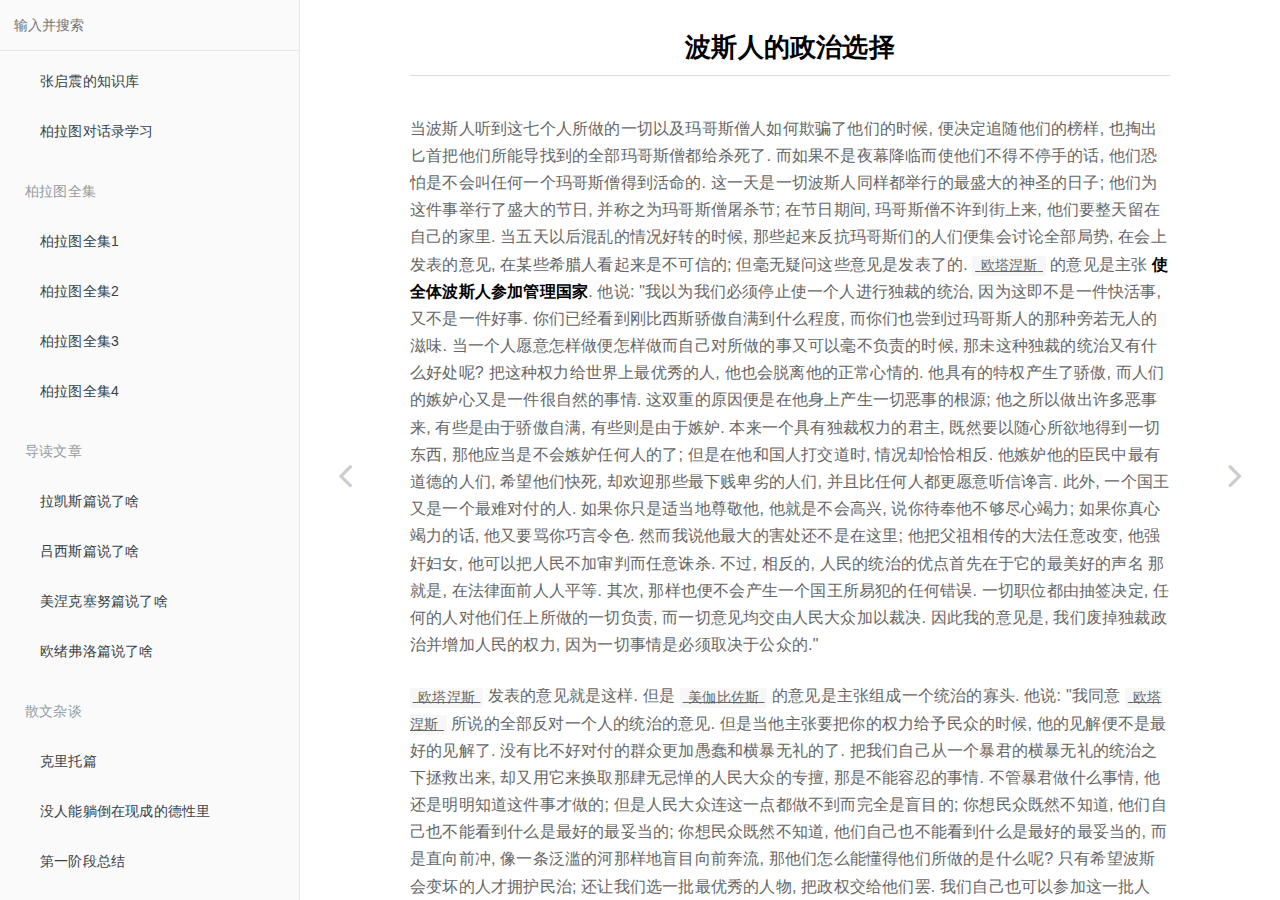
<file: html/content/波斯人的政治选择.html>
<!DOCTYPE HTML>
<html lang="zh-hans" >
    <head>
        <meta charset="UTF-8">
        <meta content="text/html; charset=utf-8" http-equiv="Content-Type">
        <title>波斯人的政治选择 · 前台用户手册</title>
        <meta http-equiv="X-UA-Compatible" content="IE=edge" />
        <meta name="description" content="">
        <meta name="generator" content="GitBook 3.2.3">
        <meta name="author" content="张启震">
        
        
    
    
    <link rel="stylesheet" href="../gitbook/style.css">

    
            
                
                <link rel="stylesheet" href="../gitbook/gitbook-plugin-back-to-top-button/plugin.css">
                
            
                
                <link rel="stylesheet" href="../gitbook/gitbook-plugin-image-captions/image-captions.css">
                
            
                
                <link rel="stylesheet" href="../gitbook/gitbook-plugin-search-plus/search.css">
                
            
                
                <link rel="stylesheet" href="../gitbook/gitbook-plugin-prism/prism.css">
                
            
                
                <link rel="stylesheet" href="../gitbook/gitbook-plugin-katex/katex.min.css">
                
            
                
                <link rel="stylesheet" href="../gitbook/gitbook-plugin-mermaid-gb3/mermaid/mermaid.css">
                
            
                
                <link rel="stylesheet" href="../gitbook/gitbook-plugin-tbfed-pagefooter/footer.css">
                
            
                
                <link rel="stylesheet" href="../gitbook/gitbook-plugin-expandable-chapters-small/expandable-chapters-small.css">
                
            
                
                <link rel="stylesheet" href="https://maxcdn.bootstrapcdn.com/bootstrap/3.3.7/css/bootstrap.min.css">
                
            
                
                <link rel="stylesheet" href="../gitbook/gitbook-plugin-sectionx/sectionx.css">
                
            
                
                <link rel="stylesheet" href="../gitbook/gitbook-plugin-alerts/style.css">
                
            
                
                <link rel="stylesheet" href="../gitbook/gitbook-plugin-tags/plugin.css">
                
            
                
                <link rel="stylesheet" href="../gitbook/gitbook-plugin-fontsettings/website.css">
                
            
                
                <link rel="stylesheet" href="../gitbook/gitbook-plugin-theme-comscore/test.css">
                
            
        

    

    
        
        <link rel="stylesheet" href="../css/html.css">
        
    


    

        
    
    
    
    
    
    <meta name="HandheldFriendly" content="true"/>
    <meta name="viewport" content="width=device-width, initial-scale=1, user-scalable=no">
    <meta name="apple-mobile-web-app-capable" content="yes">
    <meta name="apple-mobile-web-app-status-bar-style" content="black">
    <link rel="apple-touch-icon-precomposed" sizes="152x152" href="../gitbook/images/apple-touch-icon-precomposed-152.png">
    <link rel="shortcut icon" href="../gitbook/images/favicon.ico" type="image/x-icon">

    
    <link rel="next" href="伯利克利阵亡将士演讲.html" />
    
    
    <link rel="prev" href="第一阶段总结.html" />
    

    
    
    
    

    
    <link rel="stylesheet" href="../gitbook/gitbook-plugin-chart/c3/c3.min.css">
    <script src="../gitbook/gitbook-plugin-chart/c3/d3.min.js"></script>
    <script src="../gitbook/gitbook-plugin-chart/c3/c3.min.js"></script>
    

    <script src="../gitbook/gitbook-plugin-graph/d3.min.js"></script>
    <script src="../gitbook/gitbook-plugin-graph/function-plot.js"></script>    

    </head>
    <body>
        
<div class="book">
    <div class="book-summary">
        
            
<div id="book-search-input" role="search">
    <input type="text" placeholder="输入并搜索" />
</div>

            
                <nav role="navigation">
                


<ul class="summary">
    
    
    
    

    

    
        
        
    
        <li class="chapter " data-level="1.1" >
            
                <a target="_blank" href="https://zhangqizhen.cn/">
            
                    
                    张启震的知识库
            
                </a>
            

            
        </li>
    
        <li class="chapter " data-level="1.2" data-path="../">
            
                <a href="../">
            
                    
                    柏拉图对话录学习
            
                </a>
            

            
        </li>
    

    
        
        <li class="header">柏拉图全集</li>
        
        
    
        <li class="chapter " data-level="2.1" >
            
                <a target="_blank" href="https://zhangqizhen.cn/book/%E6%9F%8F%E6%8B%89%E5%9B%BE%E5%85%A8%E9%9B%861.pdf">
            
                    
                    柏拉图全集1
            
                </a>
            

            
        </li>
    
        <li class="chapter " data-level="2.2" >
            
                <a target="_blank" href="https://zhangqizhen.cn/book/%E6%9F%8F%E6%8B%89%E5%9B%BE%E5%85%A8%E9%9B%862.pdf">
            
                    
                    柏拉图全集2
            
                </a>
            

            
        </li>
    
        <li class="chapter " data-level="2.3" >
            
                <a target="_blank" href="https://zhangqizhen.cn/book/%E6%9F%8F%E6%8B%89%E5%9B%BE%E5%85%A8%E9%9B%863.pdf">
            
                    
                    柏拉图全集3
            
                </a>
            

            
        </li>
    
        <li class="chapter " data-level="2.4" >
            
                <a target="_blank" href="https://zhangqizhen.cn/book/%E6%9F%8F%E6%8B%89%E5%9B%BE%E5%85%A8%E9%9B%864.pdf">
            
                    
                    柏拉图全集4
            
                </a>
            

            
        </li>
    

    
        
        <li class="header">导读文章</li>
        
        
    
        <li class="chapter " data-level="3.1" data-path="拉凯斯篇说了啥.html">
            
                <a href="拉凯斯篇说了啥.html">
            
                    
                    拉凯斯篇说了啥
            
                </a>
            

            
        </li>
    
        <li class="chapter " data-level="3.2" data-path="吕西斯篇说了啥.html">
            
                <a href="吕西斯篇说了啥.html">
            
                    
                    吕西斯篇说了啥
            
                </a>
            

            
        </li>
    
        <li class="chapter " data-level="3.3" data-path="美涅克塞努篇讲了啥.html">
            
                <a href="美涅克塞努篇讲了啥.html">
            
                    
                    美涅克塞努篇说了啥
            
                </a>
            

            
        </li>
    
        <li class="chapter " data-level="3.4" data-path="欧绪弗洛篇说了啥.html">
            
                <a href="欧绪弗洛篇说了啥.html">
            
                    
                    欧绪弗洛篇说了啥
            
                </a>
            

            
        </li>
    

    
        
        <li class="header">散文杂谈</li>
        
        
    
        <li class="chapter " data-level="4.1" data-path="克里托篇.html">
            
                <a href="克里托篇.html">
            
                    
                    克里托篇
            
                </a>
            

            
        </li>
    
        <li class="chapter " data-level="4.2" data-path="没有人能躺倒在现成的德性里.html">
            
                <a href="没有人能躺倒在现成的德性里.html">
            
                    
                    没人能躺倒在现成的德性里
            
                </a>
            

            
        </li>
    
        <li class="chapter " data-level="4.3" data-path="第一阶段总结.html">
            
                <a href="第一阶段总结.html">
            
                    
                    第一阶段总结
            
                </a>
            

            
        </li>
    

    
        
        <li class="header">其他资料</li>
        
        
    
        <li class="chapter active" data-level="5.1" data-path="波斯人的政治选择.html">
            
                <a href="波斯人的政治选择.html">
            
                    
                    波斯人的政治选择
            
                </a>
            

            
        </li>
    
        <li class="chapter " data-level="5.2" data-path="伯利克利阵亡将士演讲.html">
            
                <a href="伯利克利阵亡将士演讲.html">
            
                    
                    伯里克利阵亡将士演讲
            
                </a>
            

            
        </li>
    
        <li class="chapter " data-level="5.3" data-path="罗素西方哲学史第二章.html">
            
                <a href="罗素西方哲学史第二章.html">
            
                    
                    罗素西方哲学第二章
            
                </a>
            

            
        </li>
    
        <li class="chapter " data-level="5.4" data-path="在雅典人面前赞美雅典人两则.html">
            
                <a href="在雅典人面前赞美雅典人两则.html">
            
                    
                    在雅典人面前赞美雅典人两则
            
                </a>
            

            
        </li>
    

    

    <li class="divider"></li>

    <li>
        <a href="https://www.gitbook.com" target="blank" class="gitbook-link">
            本书使用 GitBook 发布
        </a>
    </li>
</ul>


                </nav>
            
        
    </div>

    <div class="book-body">
        
            <div class="body-inner">
                
                    

<div class="book-header" role="navigation">
    

    <!-- Title -->
    <h1>
        <i class="fa fa-circle-o-notch fa-spin"></i>
        <a href=".." >波斯人的政治选择</a>
    </h1>
</div>




                    <div class="page-wrapper" tabindex="-1" role="main">
                        <div class="page-inner">
                            
<div class="search-plus" id="book-search-results">
    <div class="search-noresults">
    
                                <section class="normal markdown-section">
                                
                                <h1 id="&#x6CE2;&#x65AF;&#x4EBA;&#x7684;&#x653F;&#x6CBB;&#x9009;&#x62E9;">&#x6CE2;&#x65AF;&#x4EBA;&#x7684;&#x653F;&#x6CBB;&#x9009;&#x62E9;</h1>
<p>&#x5F53;&#x6CE2;&#x65AF;&#x4EBA;&#x542C;&#x5230;&#x8FD9;&#x4E03;&#x4E2A;&#x4EBA;&#x6240;&#x505A;&#x7684;&#x4E00;&#x5207;&#x4EE5;&#x53CA;&#x739B;&#x54E5;&#x65AF;&#x50E7;&#x4EBA;&#x5982;&#x4F55;&#x6B3A;&#x9A97;&#x4E86;&#x4ED6;&#x4EEC;&#x7684;&#x65F6;&#x5019;, &#x4FBF;&#x51B3;&#x5B9A;&#x8FFD;&#x968F;&#x4ED6;&#x4EEC;&#x7684;&#x699C;&#x6837;, &#x4E5F;&#x638F;&#x51FA;&#x5315;&#x9996;&#x628A;&#x4ED6;&#x4EEC;&#x6240;&#x80FD;&#x5BFC;&#x627E;&#x5230;&#x7684;&#x5168;&#x90E8;&#x739B;&#x54E5;&#x65AF;&#x50E7;&#x90FD;&#x7ED9;&#x6740;&#x6B7B;&#x4E86;. &#x800C;&#x5982;&#x679C;&#x4E0D;&#x662F;&#x591C;&#x5E55;&#x964D;&#x4E34;&#x800C;&#x4F7F;&#x4ED6;&#x4EEC;&#x4E0D;&#x5F97;&#x4E0D;&#x505C;&#x624B;&#x7684;&#x8BDD;, &#x4ED6;&#x4EEC;&#x6050;&#x6015;&#x662F;&#x4E0D;&#x4F1A;&#x53EB;&#x4EFB;&#x4F55;&#x4E00;&#x4E2A;&#x739B;&#x54E5;&#x65AF;&#x50E7;&#x5F97;&#x5230;&#x6D3B;&#x547D;&#x7684;. &#x8FD9;&#x4E00;&#x5929;&#x662F;&#x4E00;&#x5207;&#x6CE2;&#x65AF;&#x4EBA;&#x540C;&#x6837;&#x90FD;&#x4E3E;&#x884C;&#x7684;&#x6700;&#x76DB;&#x5927;&#x7684;&#x795E;&#x5723;&#x7684;&#x65E5;&#x5B50;; &#x4ED6;&#x4EEC;&#x4E3A;&#x8FD9;&#x4EF6;&#x4E8B;&#x4E3E;&#x884C;&#x4E86;&#x76DB;&#x5927;&#x7684;&#x8282;&#x65E5;, &#x5E76;&#x79F0;&#x4E4B;&#x4E3A;&#x739B;&#x54E5;&#x65AF;&#x50E7;&#x5C60;&#x6740;&#x8282;; &#x5728;&#x8282;&#x65E5;&#x671F;&#x95F4;, &#x739B;&#x54E5;&#x65AF;&#x50E7;&#x4E0D;&#x8BB8;&#x5230;&#x8857;&#x4E0A;&#x6765;, &#x4ED6;&#x4EEC;&#x8981;&#x6574;&#x5929;&#x7559;&#x5728;&#x81EA;&#x5DF1;&#x7684;&#x5BB6;&#x91CC;. &#x5F53;&#x4E94;&#x5929;&#x4EE5;&#x540E;&#x6DF7;&#x4E71;&#x7684;&#x60C5;&#x51B5;&#x597D;&#x8F6C;&#x7684;&#x65F6;&#x5019;, &#x90A3;&#x4E9B;&#x8D77;&#x6765;&#x53CD;&#x6297;&#x739B;&#x54E5;&#x65AF;&#x4EEC;&#x7684;&#x4EBA;&#x4EEC;&#x4FBF;&#x96C6;&#x4F1A;&#x8BA8;&#x8BBA;&#x5168;&#x90E8;&#x5C40;&#x52BF;, &#x5728;&#x4F1A;&#x4E0A;&#x53D1;&#x8868;&#x7684;&#x610F;&#x89C1;, &#x5728;&#x67D0;&#x4E9B;&#x5E0C;&#x814A;&#x4EBA;&#x770B;&#x8D77;&#x6765;&#x662F;&#x4E0D;&#x53EF;&#x4FE1;&#x7684;; &#x4F46;&#x6BEB;&#x65E0;&#x7591;&#x95EE;&#x8FD9;&#x4E9B;&#x610F;&#x89C1;&#x662F;&#x53D1;&#x8868;&#x4E86;&#x7684;. <code>&#x6B27;&#x5854;&#x6D85;&#x65AF;</code> &#x7684;&#x610F;&#x89C1;&#x662F;&#x4E3B;&#x5F20; <strong>&#x4F7F;&#x5168;&#x4F53;&#x6CE2;&#x65AF;&#x4EBA;&#x53C2;&#x52A0;&#x7BA1;&#x7406;&#x56FD;&#x5BB6;</strong>. &#x4ED6;&#x8BF4;: &quot;&#x6211;&#x4EE5;&#x4E3A;&#x6211;&#x4EEC;&#x5FC5;&#x987B;&#x505C;&#x6B62;&#x4F7F;&#x4E00;&#x4E2A;&#x4EBA;&#x8FDB;&#x884C;&#x72EC;&#x88C1;&#x7684;&#x7EDF;&#x6CBB;, &#x56E0;&#x4E3A;&#x8FD9;&#x5373;&#x4E0D;&#x662F;&#x4E00;&#x4EF6;&#x5FEB;&#x6D3B;&#x4E8B;, &#x53C8;&#x4E0D;&#x662F;&#x4E00;&#x4EF6;&#x597D;&#x4E8B;. &#x4F60;&#x4EEC;&#x5DF2;&#x7ECF;&#x770B;&#x5230;&#x521A;&#x6BD4;&#x897F;&#x65AF;&#x9A84;&#x50B2;&#x81EA;&#x6EE1;&#x5230;&#x4EC0;&#x4E48;&#x7A0B;&#x5EA6;, &#x800C;&#x4F60;&#x4EEC;&#x4E5F;&#x5C1D;&#x5230;&#x8FC7;&#x739B;&#x54E5;&#x65AF;&#x4EBA;&#x7684;&#x90A3;&#x79CD;&#x65C1;&#x82E5;&#x65E0;&#x4EBA;&#x7684;&#x6ECB;&#x5473;. &#x5F53;&#x4E00;&#x4E2A;&#x4EBA;&#x613F;&#x610F;&#x600E;&#x6837;&#x505A;&#x4FBF;&#x600E;&#x6837;&#x505A;&#x800C;&#x81EA;&#x5DF1;&#x5BF9;&#x6240;&#x505A;&#x7684;&#x4E8B;&#x53C8;&#x53EF;&#x4EE5;&#x6BEB;&#x4E0D;&#x8D1F;&#x8D23;&#x7684;&#x65F6;&#x5019;, &#x90A3;&#x672A;&#x8FD9;&#x79CD;&#x72EC;&#x88C1;&#x7684;&#x7EDF;&#x6CBB;&#x53C8;&#x6709;&#x4EC0;&#x4E48;&#x597D;&#x5904;&#x5462;? &#x628A;&#x8FD9;&#x79CD;&#x6743;&#x529B;&#x7ED9;&#x4E16;&#x754C;&#x4E0A;&#x6700;&#x4F18;&#x79C0;&#x7684;&#x4EBA;, &#x4ED6;&#x4E5F;&#x4F1A;&#x8131;&#x79BB;&#x4ED6;&#x7684;&#x6B63;&#x5E38;&#x5FC3;&#x60C5;&#x7684;. &#x4ED6;&#x5177;&#x6709;&#x7684;&#x7279;&#x6743;&#x4EA7;&#x751F;&#x4E86;&#x9A84;&#x50B2;, &#x800C;&#x4EBA;&#x4EEC;&#x7684;&#x5AC9;&#x5992;&#x5FC3;&#x53C8;&#x662F;&#x4E00;&#x4EF6;&#x5F88;&#x81EA;&#x7136;&#x7684;&#x4E8B;&#x60C5;. &#x8FD9;&#x53CC;&#x91CD;&#x7684;&#x539F;&#x56E0;&#x4FBF;&#x662F;&#x5728;&#x4ED6;&#x8EAB;&#x4E0A;&#x4EA7;&#x751F;&#x4E00;&#x5207;&#x6076;&#x4E8B;&#x7684;&#x6839;&#x6E90;; &#x4ED6;&#x4E4B;&#x6240;&#x4EE5;&#x505A;&#x51FA;&#x8BB8;&#x591A;&#x6076;&#x4E8B;&#x6765;, &#x6709;&#x4E9B;&#x662F;&#x7531;&#x4E8E;&#x9A84;&#x50B2;&#x81EA;&#x6EE1;, &#x6709;&#x4E9B;&#x5219;&#x662F;&#x7531;&#x4E8E;&#x5AC9;&#x5992;. &#x672C;&#x6765;&#x4E00;&#x4E2A;&#x5177;&#x6709;&#x72EC;&#x88C1;&#x6743;&#x529B;&#x7684;&#x541B;&#x4E3B;, &#x65E2;&#x7136;&#x8981;&#x4EE5;&#x968F;&#x5FC3;&#x6240;&#x6B32;&#x5730;&#x5F97;&#x5230;&#x4E00;&#x5207;&#x4E1C;&#x897F;, &#x90A3;&#x4ED6;&#x5E94;&#x5F53;&#x662F;&#x4E0D;&#x4F1A;&#x5AC9;&#x5992;&#x4EFB;&#x4F55;&#x4EBA;&#x7684;&#x4E86;; &#x4F46;&#x662F;&#x5728;&#x4ED6;&#x548C;&#x56FD;&#x4EBA;&#x6253;&#x4EA4;&#x9053;&#x65F6;, &#x60C5;&#x51B5;&#x5374;&#x6070;&#x6070;&#x76F8;&#x53CD;. &#x4ED6;&#x5AC9;&#x5992;&#x4ED6;&#x7684;&#x81E3;&#x6C11;&#x4E2D;&#x6700;&#x6709;&#x9053;&#x5FB7;&#x7684;&#x4EBA;&#x4EEC;, &#x5E0C;&#x671B;&#x4ED6;&#x4EEC;&#x5FEB;&#x6B7B;, &#x5374;&#x6B22;&#x8FCE;&#x90A3;&#x4E9B;&#x6700;&#x4E0B;&#x8D31;&#x5351;&#x52A3;&#x7684;&#x4EBA;&#x4EEC;, &#x5E76;&#x4E14;&#x6BD4;&#x4EFB;&#x4F55;&#x4EBA;&#x90FD;&#x66F4;&#x613F;&#x610F;&#x542C;&#x4FE1;&#x8C17;&#x8A00;. &#x6B64;&#x5916;, &#x4E00;&#x4E2A;&#x56FD;&#x738B;&#x53C8;&#x662F;&#x4E00;&#x4E2A;&#x6700;&#x96BE;&#x5BF9;&#x4ED8;&#x7684;&#x4EBA;. &#x5982;&#x679C;&#x4F60;&#x53EA;&#x662F;&#x9002;&#x5F53;&#x5730;&#x5C0A;&#x656C;&#x4ED6;, &#x4ED6;&#x5C31;&#x662F;&#x4E0D;&#x4F1A;&#x9AD8;&#x5174;, &#x8BF4;&#x4F60;&#x5F85;&#x5949;&#x4ED6;&#x4E0D;&#x591F;&#x5C3D;&#x5FC3;&#x7AED;&#x529B;; &#x5982;&#x679C;&#x4F60;&#x771F;&#x5FC3;&#x7AED;&#x529B;&#x7684;&#x8BDD;, &#x4ED6;&#x53C8;&#x8981;&#x9A82;&#x4F60;&#x5DE7;&#x8A00;&#x4EE4;&#x8272;. &#x7136;&#x800C;&#x6211;&#x8BF4;&#x4ED6;&#x6700;&#x5927;&#x7684;&#x5BB3;&#x5904;&#x8FD8;&#x4E0D;&#x662F;&#x5728;&#x8FD9;&#x91CC;; &#x4ED6;&#x628A;&#x7236;&#x7956;&#x76F8;&#x4F20;&#x7684;&#x5927;&#x6CD5;&#x4EFB;&#x610F;&#x6539;&#x53D8;, &#x4ED6;&#x5F3A;&#x5978;&#x5987;&#x5973;, &#x4ED6;&#x53EF;&#x4EE5;&#x628A;&#x4EBA;&#x6C11;&#x4E0D;&#x52A0;&#x5BA1;&#x5224;&#x800C;&#x4EFB;&#x610F;&#x8BDB;&#x6740;. &#x4E0D;&#x8FC7;, &#x76F8;&#x53CD;&#x7684;, &#x4EBA;&#x6C11;&#x7684;&#x7EDF;&#x6CBB;&#x7684;&#x4F18;&#x70B9;&#x9996;&#x5148;&#x5728;&#x4E8E;&#x5B83;&#x7684;&#x6700;&#x7F8E;&#x597D;&#x7684;&#x58F0;&#x540D; &#x90A3;&#x5C31;&#x662F;, &#x5728;&#x6CD5;&#x5F8B;&#x9762;&#x524D;&#x4EBA;&#x4EBA;&#x5E73;&#x7B49;. &#x5176;&#x6B21;, &#x90A3;&#x6837;&#x4E5F;&#x4FBF;&#x4E0D;&#x4F1A;&#x4EA7;&#x751F;&#x4E00;&#x4E2A;&#x56FD;&#x738B;&#x6240;&#x6613;&#x72AF;&#x7684;&#x4EFB;&#x4F55;&#x9519;&#x8BEF;. &#x4E00;&#x5207;&#x804C;&#x4F4D;&#x90FD;&#x7531;&#x62BD;&#x7B7E;&#x51B3;&#x5B9A;, &#x4EFB;&#x4F55;&#x7684;&#x4EBA;&#x5BF9;&#x4ED6;&#x4EEC;&#x4EFB;&#x4E0A;&#x6240;&#x505A;&#x7684;&#x4E00;&#x5207;&#x8D1F;&#x8D23;, &#x800C;&#x4E00;&#x5207;&#x610F;&#x89C1;&#x5747;&#x4EA4;&#x7531;&#x4EBA;&#x6C11;&#x5927;&#x4F17;&#x52A0;&#x4EE5;&#x88C1;&#x51B3;. &#x56E0;&#x6B64;&#x6211;&#x7684;&#x610F;&#x89C1;&#x662F;, &#x6211;&#x4EEC;&#x5E9F;&#x6389;&#x72EC;&#x88C1;&#x653F;&#x6CBB;&#x5E76;&#x589E;&#x52A0;&#x4EBA;&#x6C11;&#x7684;&#x6743;&#x529B;, &#x56E0;&#x4E3A;&#x4E00;&#x5207;&#x4E8B;&#x60C5;&#x662F;&#x5FC5;&#x987B;&#x53D6;&#x51B3;&#x4E8E;&#x516C;&#x4F17;&#x7684;.&quot;</p>
<p><code>&#x6B27;&#x5854;&#x6D85;&#x65AF;</code> &#x53D1;&#x8868;&#x7684;&#x610F;&#x89C1;&#x5C31;&#x662F;&#x8FD9;&#x6837;. &#x4F46;&#x662F; <code>&#x7F8E;&#x4F3D;&#x6BD4;&#x4F50;&#x65AF;</code> &#x7684;&#x610F;&#x89C1;&#x662F;&#x4E3B;&#x5F20;&#x7EC4;&#x6210;&#x4E00;&#x4E2A;&#x7EDF;&#x6CBB;&#x7684;&#x5BE1;&#x5934;. &#x4ED6;&#x8BF4;: &quot;&#x6211;&#x540C;&#x610F; <code>&#x6B27;&#x5854;&#x6D85;&#x65AF;</code> &#x6240;&#x8BF4;&#x7684;&#x5168;&#x90E8;&#x53CD;&#x5BF9;&#x4E00;&#x4E2A;&#x4EBA;&#x7684;&#x7EDF;&#x6CBB;&#x7684;&#x610F;&#x89C1;. &#x4F46;&#x662F;&#x5F53;&#x4ED6;&#x4E3B;&#x5F20;&#x8981;&#x628A;&#x4F60;&#x7684;&#x6743;&#x529B;&#x7ED9;&#x4E88;&#x6C11;&#x4F17;&#x7684;&#x65F6;&#x5019;, &#x4ED6;&#x7684;&#x89C1;&#x89E3;&#x4FBF;&#x4E0D;&#x662F;&#x6700;&#x597D;&#x7684;&#x89C1;&#x89E3;&#x4E86;. &#x6CA1;&#x6709;&#x6BD4;&#x4E0D;&#x597D;&#x5BF9;&#x4ED8;&#x7684;&#x7FA4;&#x4F17;&#x66F4;&#x52A0;&#x611A;&#x8822;&#x548C;&#x6A2A;&#x66B4;&#x65E0;&#x793C;&#x7684;&#x4E86;. &#x628A;&#x6211;&#x4EEC;&#x81EA;&#x5DF1;&#x4ECE;&#x4E00;&#x4E2A;&#x66B4;&#x541B;&#x7684;&#x6A2A;&#x66B4;&#x65E0;&#x793C;&#x7684;&#x7EDF;&#x6CBB;&#x4E4B;&#x4E0B;&#x62EF;&#x6551;&#x51FA;&#x6765;, &#x5374;&#x53C8;&#x7528;&#x5B83;&#x6765;&#x6362;&#x53D6;&#x90A3;&#x8086;&#x65E0;&#x5FCC;&#x60EE;&#x7684;&#x4EBA;&#x6C11;&#x5927;&#x4F17;&#x7684;&#x4E13;&#x64C5;, &#x90A3;&#x662F;&#x4E0D;&#x80FD;&#x5BB9;&#x5FCD;&#x7684;&#x4E8B;&#x60C5;. &#x4E0D;&#x7BA1;&#x66B4;&#x541B;&#x505A;&#x4EC0;&#x4E48;&#x4E8B;&#x60C5;, &#x4ED6;&#x8FD8;&#x662F;&#x660E;&#x660E;&#x77E5;&#x9053;&#x8FD9;&#x4EF6;&#x4E8B;&#x624D;&#x505A;&#x7684;; &#x4F46;&#x662F;&#x4EBA;&#x6C11;&#x5927;&#x4F17;&#x8FDE;&#x8FD9;&#x4E00;&#x70B9;&#x90FD;&#x505A;&#x4E0D;&#x5230;&#x800C;&#x5B8C;&#x5168;&#x662F;&#x76F2;&#x76EE;&#x7684;; &#x4F60;&#x60F3;&#x6C11;&#x4F17;&#x65E2;&#x7136;&#x4E0D;&#x77E5;&#x9053;, &#x4ED6;&#x4EEC;&#x81EA;&#x5DF1;&#x4E5F;&#x4E0D;&#x80FD;&#x770B;&#x5230;&#x4EC0;&#x4E48;&#x662F;&#x6700;&#x597D;&#x7684;&#x6700;&#x59A5;&#x5F53;&#x7684;; &#x4F60;&#x60F3;&#x6C11;&#x4F17;&#x65E2;&#x7136;&#x4E0D;&#x77E5;&#x9053;, &#x4ED6;&#x4EEC;&#x81EA;&#x5DF1;&#x4E5F;&#x4E0D;&#x80FD;&#x770B;&#x5230;&#x4EC0;&#x4E48;&#x662F;&#x6700;&#x597D;&#x7684;&#x6700;&#x59A5;&#x5F53;&#x7684;, &#x800C;&#x662F;&#x76F4;&#x5411;&#x524D;&#x51B2;, &#x50CF;&#x4E00;&#x6761;&#x6CDB;&#x6EE5;&#x7684;&#x6CB3;&#x90A3;&#x6837;&#x5730;&#x76F2;&#x76EE;&#x5411;&#x524D;&#x5954;&#x6D41;, &#x90A3;&#x4ED6;&#x4EEC;&#x600E;&#x4E48;&#x80FD;&#x61C2;&#x5F97;&#x4ED6;&#x4EEC;&#x6240;&#x505A;&#x7684;&#x662F;&#x4EC0;&#x4E48;&#x5462;? &#x53EA;&#x6709;&#x5E0C;&#x671B;&#x6CE2;&#x65AF;&#x4F1A;&#x53D8;&#x574F;&#x7684;&#x4EBA;&#x624D;&#x62E5;&#x62A4;&#x6C11;&#x6CBB;; &#x8FD8;&#x8BA9;&#x6211;&#x4EEC;&#x9009;&#x4E00;&#x6279;&#x6700;&#x4F18;&#x79C0;&#x7684;&#x4EBA;&#x7269;, &#x628A;&#x653F;&#x6743;&#x4EA4;&#x7ED9;&#x4ED6;&#x4EEC;&#x7F62;. &#x6211;&#x4EEC;&#x81EA;&#x5DF1;&#x4E5F;&#x53EF;&#x4EE5;&#x53C2;&#x52A0;&#x8FD9;&#x4E00;&#x6279;&#x4EBA;&#x7269;; &#x800C;&#x65E2;&#x7136;&#x6211;&#x4EEC;&#x6709;&#x4E00;&#x6279;&#x6700;&#x4F18;&#x79C0;&#x7684;&#x4EBA;&#x7269;, &#x90A3;&#x6211;&#x4EEC;&#x5C31;&#x53EF;&#x4EE5;&#x4F5C;&#x51FA;&#x9AD8;&#x660E;&#x7684;&#x51B3;&#x5B9A;&#x4E86;.&quot;</p>
<p>&#x4EE5;&#x4E0A;&#x4FBF;&#x662F; <code>&#x7F8E;&#x4F3D;&#x6BD4;&#x4F50;&#x65AF;</code> &#x7684;&#x770B;&#x6CD5;&#x4E86;. <code>&#x5927;&#x6D41;&#x58EB;</code> &#x662F;&#x7B2C;&#x4E09;&#x4E2A;&#x53D1;&#x8868;&#x610F;&#x89C1;&#x7684;&#x4EBA;. &#x4ED6;&#x662F;&#x8FD9;&#x6837;&#x8BF4;&#x7684;: &quot;&#x6211;&#x4EE5;&#x4E3A;&#x6211;&#x4EEC;&#x5728;&#x8C08;&#x5230;&#x6C11;&#x6CBB;&#x7684;&#x65F6;&#x5019;, <code>&#x7F8E;&#x4F3D;&#x6BD4;&#x4F50;&#x65AF;</code> &#x7684;&#x8BDD;&#x662F;&#x6709;&#x9053;&#x7406;&#x7684;, &#x4F46;&#x662F;&#x5728;&#x8C08;&#x5230;&#x5BE1;&#x5934;&#x4E4B;&#x6CBB;&#x7684;&#x65F6;&#x5019;,  &#x4ED6;&#x7684;&#x8BDD;&#x4FBF;&#x4E0D;&#x80FD;&#x8FD9;&#x6837;&#x770B;&#x4E86;. &#x73B0;&#x5728;&#x7684;&#x9009;&#x62E9;&#x65E2;&#x7136;&#x662F;&#x5728;&#x8FD9;&#x4E09;&#x8005;&#x4E4B;&#x95F4;, &#x800C;&#x8FD9;&#x4E09;&#x8005;, &#x5373;&#x6C11;&#x6CBB;, &#x5BE1;&#x5934;&#x4E4B;&#x6CBB;&#x548C;&#x72EC;&#x88C1;&#x4E4B;&#x6CBB;&#x4E4B;&#x4E2D;&#x7684;&#x6BCF;&#x4E00;&#x79CD;&#x65E2;&#x7136;&#x53C8;&#x90FD;&#x7740;&#x5B83;&#x6700;&#x597D;&#x7684;&#x4E00;&#x79CD;&#x800C;&#x8A00;, &#x5219;&#x6211;&#x7684;&#x610F;&#x89C1;, &#x662F;&#x8BA4;&#x4E3A;&#x72EC;&#x88C1;&#x4E4B;&#x6CBB;&#x8981;&#x6BD4;&#x5176;&#x4ED6;&#x4E24;&#x79CD;&#x597D;&#x5F97;&#x591A;. &#x6CA1;&#x6709;&#x4EC0;&#x4E48;&#x80FD;&#x591F;&#x6BD4;&#x4E00;&#x4E2A;&#x6700;&#x4F18;&#x79C0;&#x7684;&#x4EBA;&#x7269;&#x7684;&#x7EDF;&#x6CBB;&#x66F4;&#x597D;&#x4E86;. &#x4ED6;&#x65E2;&#x7136;&#x6709;&#x4E0E;&#x4ED6;&#x672C;&#x4EBA;&#x76F8;&#x9002;&#x5E94;&#x7684;&#x5224;&#x65AD;&#x529B;.&quot;</p>
<footer class="page-footer"><span class="copyright">powered by Gitbook</span><span class="footer-modification">&#x8BE5;&#x6587;&#x4EF6;&#x4FEE;&#x8BA2;&#x7684;&#x65F6;&#x95F4;: 
2020-07-24 07:25:25
</span></footer>

                                
                                </section>
                            
    </div>
    <div class="search-results">
        <div class="has-results">
            
            <h1 class="search-results-title"><span class='search-results-count'></span> results matching "<span class='search-query'></span>"</h1>
            <ul class="search-results-list"></ul>
            
        </div>
        <div class="no-results">
            
            <h1 class="search-results-title">No results matching "<span class='search-query'></span>"</h1>
            
        </div>
    </div>
</div>

                        </div>
                    </div>
                
            </div>

            
                
                <a href="第一阶段总结.html" class="navigation navigation-prev " aria-label="Previous page: 第一阶段总结">
                    <i class="fa fa-angle-left"></i>
                </a>
                
                
                <a href="伯利克利阵亡将士演讲.html" class="navigation navigation-next " aria-label="Next page: 伯里克利阵亡将士演讲">
                    <i class="fa fa-angle-right"></i>
                </a>
                
            
        
    </div>

    <script>
        var gitbook = gitbook || [];
        gitbook.push(function() {
            gitbook.page.hasChanged({"page":{"title":"波斯人的政治选择","level":"5.1","depth":1,"next":{"title":"伯里克利阵亡将士演讲","level":"5.2","depth":1,"path":"content/伯利克利阵亡将士演讲.md","ref":"content/伯利克利阵亡将士演讲.md","articles":[]},"previous":{"title":"第一阶段总结","level":"4.3","depth":1,"path":"content/第一阶段总结.md","ref":"content/第一阶段总结.md","articles":[]},"dir":"ltr"},"config":{"plugins":["theme-comscore","back-to-top-button","image-captions","-search","-lunr","search-plus","-highlight","prism","katex","mermaid-gb3","puml","graph","chart","tbfed-pagefooter","expandable-chapters-small","sectionx","favicon","todo","alerts","include-csv","tags","livereload"],"root":".","styles":{"website":"css/html.css"},"pluginsConfig":{"tbfed-pagefooter":{"modify_label":"该文件修订的时间: ","modify_format":"YYYY-MM-DD HH:mm:ss"},"prism":{},"include-csv":{},"puml":{},"livereload":{},"todo":{},"fovicon":{"shortcut":""},"graph":{},"katex":{},"fontsettings":{"theme":"white","family":"sans","size":2},"sectionx":{"tag":"b"},"mermaid-gb3":{},"favicon":{},"theme-comscore":{},"back-to-top-button":{},"alerts":{},"chat":{"type":"c3"},"tags":{"placement":"bottom"},"expandable-chapters-small":{},"sharing":{"facebook":true,"twitter":true,"google":false,"weibo":false,"instapaper":false,"vk":false,"all":["facebook","google","twitter","weibo","instapaper"]},"theme-default":{"styles":{"website":"styles/website.css","pdf":"styles/pdf.css","epub":"styles/epub.css","mobi":"styles/mobi.css","ebook":"styles/ebook.css","print":"styles/print.css"},"showLevel":false},"chart":{"type":"c3"},"search-plus":{},"image-captions":{"caption":"附图: _PAGE_LEVEL_._PAGE_IMAGE_NUMBER_ - _CAPTION_","variable_name":"_pictures"}},"theme":"default","author":"张启震","pdf":{"pageNumbers":true,"fontSize":12,"fontFamily":"Arial","paperSize":"a4","chapterMark":"pagebreak","pageBreaksBefore":"/","margin":{"right":62,"left":62,"top":56,"bottom":56}},"structure":{"langs":"LANGS.md","readme":"README.md","glossary":"GLOSSARY.md","summary":"SUMMARY.md"},"variables":{"_pictures":[]},"title":"前台用户手册","language":"zh-hans","links":{"sidebar":{},"gitbook":false},"gitbook":"3.2.3","description":"actionUltra 前台的使用手册"},"file":{"path":"content/波斯人的政治选择.md","mtime":"2020-07-23T23:25:25.400Z","type":"markdown"},"gitbook":{"version":"3.2.3","time":"2020-07-29T23:10:38.232Z"},"basePath":"..","book":{"language":""}});
        });
    </script>
</div>

        
    
    <script src="../gitbook/gitbook.js"></script>
    <script src="../gitbook/theme.js"></script>
    
        
        <script src="../gitbook/gitbook-plugin-back-to-top-button/plugin.js"></script>
        
    
        
        <script src="../gitbook/gitbook-plugin-search-plus/jquery.mark.min.js"></script>
        
    
        
        <script src="../gitbook/gitbook-plugin-search-plus/search.js"></script>
        
    
        
        <script src="../gitbook/gitbook-plugin-mermaid-gb3/book/plugin.js"></script>
        
    
        
        <script src="../gitbook/gitbook-plugin-expandable-chapters-small/expandable-chapters-small.js"></script>
        
    
        
        <script src="https://maxcdn.bootstrapcdn.com/bootstrap/3.3.7/js/bootstrap.min.js"></script>
        
    
        
        <script src="../gitbook/gitbook-plugin-sectionx/sectionx.js"></script>
        
    
        
        <script src="../gitbook/gitbook-plugin-alerts/plugin.js"></script>
        
    
        
        <script src="../gitbook/gitbook-plugin-livereload/plugin.js"></script>
        
    
        
        <script src="../gitbook/gitbook-plugin-sharing/buttons.js"></script>
        
    
        
        <script src="../gitbook/gitbook-plugin-fontsettings/fontsettings.js"></script>
        
    
        
        <script src="../gitbook/gitbook-plugin-theme-comscore/test.js"></script>
        
    

    <script src="../gitbook/gitbook-plugin-mermaid-gb3/mermaid/mermaid.min.js"></script>

    </body>
</html>
</file>
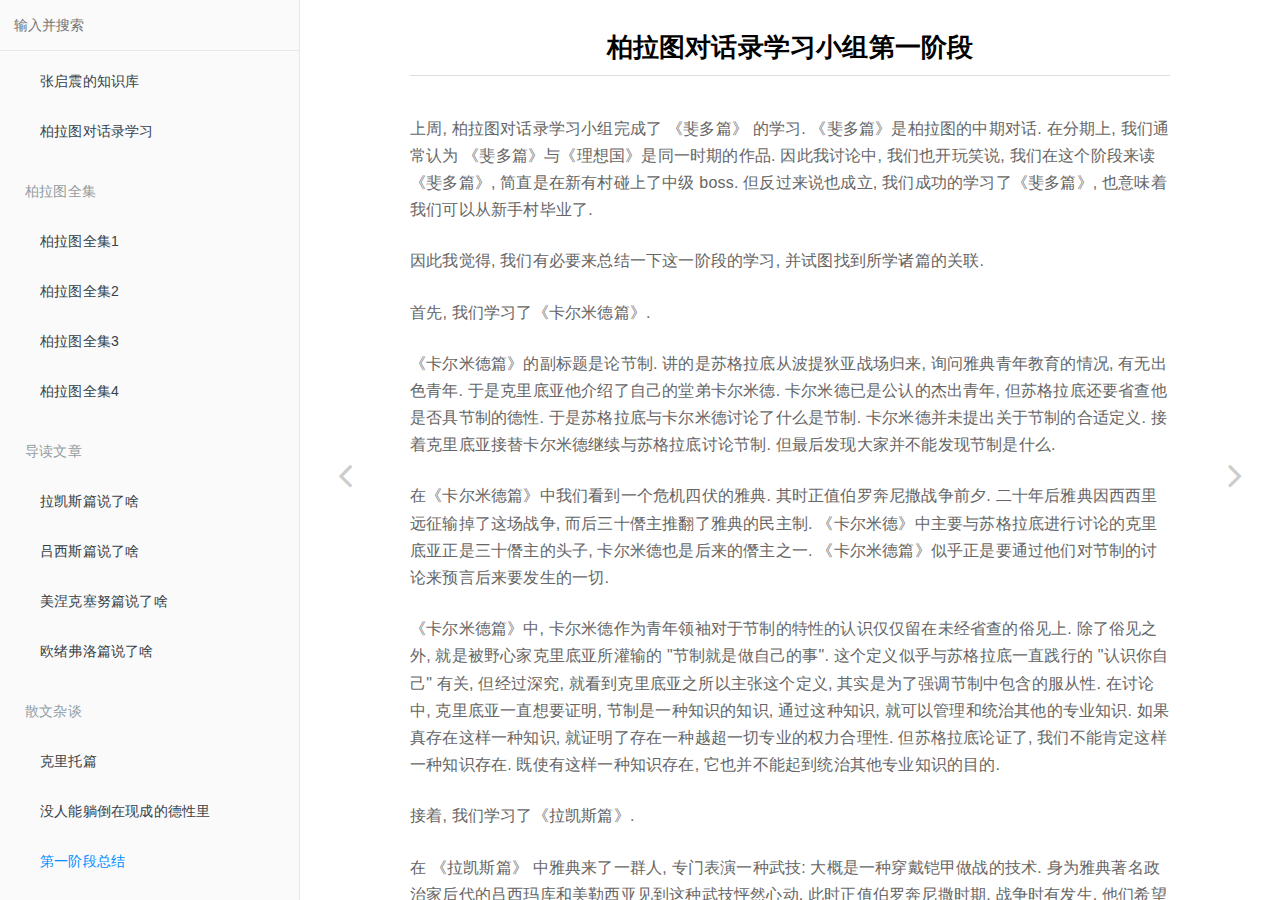
<file: html/content/第一阶段总结.html>
<!DOCTYPE HTML>
<html lang="zh-hans" >
    <head>
        <meta charset="UTF-8">
        <meta content="text/html; charset=utf-8" http-equiv="Content-Type">
        <title>第一阶段总结 · 前台用户手册</title>
        <meta http-equiv="X-UA-Compatible" content="IE=edge" />
        <meta name="description" content="">
        <meta name="generator" content="GitBook 3.2.3">
        <meta name="author" content="张启震">
        
        
    
    
    <link rel="stylesheet" href="../gitbook/style.css">

    
            
                
                <link rel="stylesheet" href="../gitbook/gitbook-plugin-back-to-top-button/plugin.css">
                
            
                
                <link rel="stylesheet" href="../gitbook/gitbook-plugin-image-captions/image-captions.css">
                
            
                
                <link rel="stylesheet" href="../gitbook/gitbook-plugin-search-plus/search.css">
                
            
                
                <link rel="stylesheet" href="../gitbook/gitbook-plugin-prism/prism.css">
                
            
                
                <link rel="stylesheet" href="../gitbook/gitbook-plugin-katex/katex.min.css">
                
            
                
                <link rel="stylesheet" href="../gitbook/gitbook-plugin-mermaid-gb3/mermaid/mermaid.css">
                
            
                
                <link rel="stylesheet" href="../gitbook/gitbook-plugin-tbfed-pagefooter/footer.css">
                
            
                
                <link rel="stylesheet" href="../gitbook/gitbook-plugin-expandable-chapters-small/expandable-chapters-small.css">
                
            
                
                <link rel="stylesheet" href="https://maxcdn.bootstrapcdn.com/bootstrap/3.3.7/css/bootstrap.min.css">
                
            
                
                <link rel="stylesheet" href="../gitbook/gitbook-plugin-sectionx/sectionx.css">
                
            
                
                <link rel="stylesheet" href="../gitbook/gitbook-plugin-alerts/style.css">
                
            
                
                <link rel="stylesheet" href="../gitbook/gitbook-plugin-tags/plugin.css">
                
            
                
                <link rel="stylesheet" href="../gitbook/gitbook-plugin-fontsettings/website.css">
                
            
                
                <link rel="stylesheet" href="../gitbook/gitbook-plugin-theme-comscore/test.css">
                
            
        

    

    
        
        <link rel="stylesheet" href="../css/html.css">
        
    


    

        
    
    
    
    
    
    <meta name="HandheldFriendly" content="true"/>
    <meta name="viewport" content="width=device-width, initial-scale=1, user-scalable=no">
    <meta name="apple-mobile-web-app-capable" content="yes">
    <meta name="apple-mobile-web-app-status-bar-style" content="black">
    <link rel="apple-touch-icon-precomposed" sizes="152x152" href="../gitbook/images/apple-touch-icon-precomposed-152.png">
    <link rel="shortcut icon" href="../gitbook/images/favicon.ico" type="image/x-icon">

    
    <link rel="next" href="波斯人的政治选择.html" />
    
    
    <link rel="prev" href="没有人能躺倒在现成的德性里.html" />
    

    
    
    
    

    
    <link rel="stylesheet" href="../gitbook/gitbook-plugin-chart/c3/c3.min.css">
    <script src="../gitbook/gitbook-plugin-chart/c3/d3.min.js"></script>
    <script src="../gitbook/gitbook-plugin-chart/c3/c3.min.js"></script>
    

    <script src="../gitbook/gitbook-plugin-graph/d3.min.js"></script>
    <script src="../gitbook/gitbook-plugin-graph/function-plot.js"></script>    

    </head>
    <body>
        
<div class="book">
    <div class="book-summary">
        
            
<div id="book-search-input" role="search">
    <input type="text" placeholder="输入并搜索" />
</div>

            
                <nav role="navigation">
                


<ul class="summary">
    
    
    
    

    

    
        
        
    
        <li class="chapter " data-level="1.1" >
            
                <a target="_blank" href="https://zhangqizhen.cn/">
            
                    
                    张启震的知识库
            
                </a>
            

            
        </li>
    
        <li class="chapter " data-level="1.2" data-path="../">
            
                <a href="../">
            
                    
                    柏拉图对话录学习
            
                </a>
            

            
        </li>
    

    
        
        <li class="header">柏拉图全集</li>
        
        
    
        <li class="chapter " data-level="2.1" >
            
                <a target="_blank" href="https://zhangqizhen.cn/book/%E6%9F%8F%E6%8B%89%E5%9B%BE%E5%85%A8%E9%9B%861.pdf">
            
                    
                    柏拉图全集1
            
                </a>
            

            
        </li>
    
        <li class="chapter " data-level="2.2" >
            
                <a target="_blank" href="https://zhangqizhen.cn/book/%E6%9F%8F%E6%8B%89%E5%9B%BE%E5%85%A8%E9%9B%862.pdf">
            
                    
                    柏拉图全集2
            
                </a>
            

            
        </li>
    
        <li class="chapter " data-level="2.3" >
            
                <a target="_blank" href="https://zhangqizhen.cn/book/%E6%9F%8F%E6%8B%89%E5%9B%BE%E5%85%A8%E9%9B%863.pdf">
            
                    
                    柏拉图全集3
            
                </a>
            

            
        </li>
    
        <li class="chapter " data-level="2.4" >
            
                <a target="_blank" href="https://zhangqizhen.cn/book/%E6%9F%8F%E6%8B%89%E5%9B%BE%E5%85%A8%E9%9B%864.pdf">
            
                    
                    柏拉图全集4
            
                </a>
            

            
        </li>
    

    
        
        <li class="header">导读文章</li>
        
        
    
        <li class="chapter " data-level="3.1" data-path="拉凯斯篇说了啥.html">
            
                <a href="拉凯斯篇说了啥.html">
            
                    
                    拉凯斯篇说了啥
            
                </a>
            

            
        </li>
    
        <li class="chapter " data-level="3.2" data-path="吕西斯篇说了啥.html">
            
                <a href="吕西斯篇说了啥.html">
            
                    
                    吕西斯篇说了啥
            
                </a>
            

            
        </li>
    
        <li class="chapter " data-level="3.3" data-path="美涅克塞努篇讲了啥.html">
            
                <a href="美涅克塞努篇讲了啥.html">
            
                    
                    美涅克塞努篇说了啥
            
                </a>
            

            
        </li>
    
        <li class="chapter " data-level="3.4" data-path="欧绪弗洛篇说了啥.html">
            
                <a href="欧绪弗洛篇说了啥.html">
            
                    
                    欧绪弗洛篇说了啥
            
                </a>
            

            
        </li>
    

    
        
        <li class="header">散文杂谈</li>
        
        
    
        <li class="chapter " data-level="4.1" data-path="克里托篇.html">
            
                <a href="克里托篇.html">
            
                    
                    克里托篇
            
                </a>
            

            
        </li>
    
        <li class="chapter " data-level="4.2" data-path="没有人能躺倒在现成的德性里.html">
            
                <a href="没有人能躺倒在现成的德性里.html">
            
                    
                    没人能躺倒在现成的德性里
            
                </a>
            

            
        </li>
    
        <li class="chapter active" data-level="4.3" data-path="第一阶段总结.html">
            
                <a href="第一阶段总结.html">
            
                    
                    第一阶段总结
            
                </a>
            

            
        </li>
    

    
        
        <li class="header">其他资料</li>
        
        
    
        <li class="chapter " data-level="5.1" data-path="波斯人的政治选择.html">
            
                <a href="波斯人的政治选择.html">
            
                    
                    波斯人的政治选择
            
                </a>
            

            
        </li>
    
        <li class="chapter " data-level="5.2" data-path="伯利克利阵亡将士演讲.html">
            
                <a href="伯利克利阵亡将士演讲.html">
            
                    
                    伯里克利阵亡将士演讲
            
                </a>
            

            
        </li>
    
        <li class="chapter " data-level="5.3" data-path="罗素西方哲学史第二章.html">
            
                <a href="罗素西方哲学史第二章.html">
            
                    
                    罗素西方哲学第二章
            
                </a>
            

            
        </li>
    
        <li class="chapter " data-level="5.4" data-path="在雅典人面前赞美雅典人两则.html">
            
                <a href="在雅典人面前赞美雅典人两则.html">
            
                    
                    在雅典人面前赞美雅典人两则
            
                </a>
            

            
        </li>
    

    

    <li class="divider"></li>

    <li>
        <a href="https://www.gitbook.com" target="blank" class="gitbook-link">
            本书使用 GitBook 发布
        </a>
    </li>
</ul>


                </nav>
            
        
    </div>

    <div class="book-body">
        
            <div class="body-inner">
                
                    

<div class="book-header" role="navigation">
    

    <!-- Title -->
    <h1>
        <i class="fa fa-circle-o-notch fa-spin"></i>
        <a href=".." >第一阶段总结</a>
    </h1>
</div>




                    <div class="page-wrapper" tabindex="-1" role="main">
                        <div class="page-inner">
                            
<div class="search-plus" id="book-search-results">
    <div class="search-noresults">
    
                                <section class="normal markdown-section">
                                
                                <h1 id="&#x67CF;&#x62C9;&#x56FE;&#x5BF9;&#x8BDD;&#x5F55;&#x5B66;&#x4E60;&#x5C0F;&#x7EC4;&#x7B2C;&#x4E00;&#x9636;&#x6BB5;">&#x67CF;&#x62C9;&#x56FE;&#x5BF9;&#x8BDD;&#x5F55;&#x5B66;&#x4E60;&#x5C0F;&#x7EC4;&#x7B2C;&#x4E00;&#x9636;&#x6BB5;</h1>
<p>&#x4E0A;&#x5468;, &#x67CF;&#x62C9;&#x56FE;&#x5BF9;&#x8BDD;&#x5F55;&#x5B66;&#x4E60;&#x5C0F;&#x7EC4;&#x5B8C;&#x6210;&#x4E86; &#x300A;&#x6590;&#x591A;&#x7BC7;&#x300B; &#x7684;&#x5B66;&#x4E60;. &#x300A;&#x6590;&#x591A;&#x7BC7;&#x300B;&#x662F;&#x67CF;&#x62C9;&#x56FE;&#x7684;&#x4E2D;&#x671F;&#x5BF9;&#x8BDD;. &#x5728;&#x5206;&#x671F;&#x4E0A;, &#x6211;&#x4EEC;&#x901A;&#x5E38;&#x8BA4;&#x4E3A; &#x300A;&#x6590;&#x591A;&#x7BC7;&#x300B;&#x4E0E;&#x300A;&#x7406;&#x60F3;&#x56FD;&#x300B;&#x662F;&#x540C;&#x4E00;&#x65F6;&#x671F;&#x7684;&#x4F5C;&#x54C1;. &#x56E0;&#x6B64;&#x6211;&#x8BA8;&#x8BBA;&#x4E2D;, &#x6211;&#x4EEC;&#x4E5F;&#x5F00;&#x73A9;&#x7B11;&#x8BF4;, &#x6211;&#x4EEC;&#x5728;&#x8FD9;&#x4E2A;&#x9636;&#x6BB5;&#x6765;&#x8BFB;&#x300A;&#x6590;&#x591A;&#x7BC7;&#x300B;, &#x7B80;&#x76F4;&#x662F;&#x5728;&#x65B0;&#x6709;&#x6751;&#x78B0;&#x4E0A;&#x4E86;&#x4E2D;&#x7EA7; boss. &#x4F46;&#x53CD;&#x8FC7;&#x6765;&#x8BF4;&#x4E5F;&#x6210;&#x7ACB;, &#x6211;&#x4EEC;&#x6210;&#x529F;&#x7684;&#x5B66;&#x4E60;&#x4E86;&#x300A;&#x6590;&#x591A;&#x7BC7;&#x300B;, &#x4E5F;&#x610F;&#x5473;&#x7740;&#x6211;&#x4EEC;&#x53EF;&#x4EE5;&#x4ECE;&#x65B0;&#x624B;&#x6751;&#x6BD5;&#x4E1A;&#x4E86;.</p>
<p>&#x56E0;&#x6B64;&#x6211;&#x89C9;&#x5F97;, &#x6211;&#x4EEC;&#x6709;&#x5FC5;&#x8981;&#x6765;&#x603B;&#x7ED3;&#x4E00;&#x4E0B;&#x8FD9;&#x4E00;&#x9636;&#x6BB5;&#x7684;&#x5B66;&#x4E60;, &#x5E76;&#x8BD5;&#x56FE;&#x627E;&#x5230;&#x6240;&#x5B66;&#x8BF8;&#x7BC7;&#x7684;&#x5173;&#x8054;.</p>
<p>&#x9996;&#x5148;, &#x6211;&#x4EEC;&#x5B66;&#x4E60;&#x4E86;&#x300A;&#x5361;&#x5C14;&#x7C73;&#x5FB7;&#x7BC7;&#x300B;. </p>
<p>&#x300A;&#x5361;&#x5C14;&#x7C73;&#x5FB7;&#x7BC7;&#x300B;&#x7684;&#x526F;&#x6807;&#x9898;&#x662F;&#x8BBA;&#x8282;&#x5236;. &#x8BB2;&#x7684;&#x662F;&#x82CF;&#x683C;&#x62C9;&#x5E95;&#x4ECE;&#x6CE2;&#x63D0;&#x72C4;&#x4E9A;&#x6218;&#x573A;&#x5F52;&#x6765;, &#x8BE2;&#x95EE;&#x96C5;&#x5178;&#x9752;&#x5E74;&#x6559;&#x80B2;&#x7684;&#x60C5;&#x51B5;, &#x6709;&#x65E0;&#x51FA;&#x8272;&#x9752;&#x5E74;. &#x4E8E;&#x662F;&#x514B;&#x91CC;&#x5E95;&#x4E9A;&#x4ED6;&#x4ECB;&#x7ECD;&#x4E86;&#x81EA;&#x5DF1;&#x7684;&#x5802;&#x5F1F;&#x5361;&#x5C14;&#x7C73;&#x5FB7;. &#x5361;&#x5C14;&#x7C73;&#x5FB7;&#x5DF2;&#x662F;&#x516C;&#x8BA4;&#x7684;&#x6770;&#x51FA;&#x9752;&#x5E74;, &#x4F46;&#x82CF;&#x683C;&#x62C9;&#x5E95;&#x8FD8;&#x8981;&#x7701;&#x67E5;&#x4ED6;&#x662F;&#x5426;&#x5177;&#x8282;&#x5236;&#x7684;&#x5FB7;&#x6027;. &#x4E8E;&#x662F;&#x82CF;&#x683C;&#x62C9;&#x5E95;&#x4E0E;&#x5361;&#x5C14;&#x7C73;&#x5FB7;&#x8BA8;&#x8BBA;&#x4E86;&#x4EC0;&#x4E48;&#x662F;&#x8282;&#x5236;. &#x5361;&#x5C14;&#x7C73;&#x5FB7;&#x5E76;&#x672A;&#x63D0;&#x51FA;&#x5173;&#x4E8E;&#x8282;&#x5236;&#x7684;&#x5408;&#x9002;&#x5B9A;&#x4E49;. &#x63A5;&#x7740;&#x514B;&#x91CC;&#x5E95;&#x4E9A;&#x63A5;&#x66FF;&#x5361;&#x5C14;&#x7C73;&#x5FB7;&#x7EE7;&#x7EED;&#x4E0E;&#x82CF;&#x683C;&#x62C9;&#x5E95;&#x8BA8;&#x8BBA;&#x8282;&#x5236;. &#x4F46;&#x6700;&#x540E;&#x53D1;&#x73B0;&#x5927;&#x5BB6;&#x5E76;&#x4E0D;&#x80FD;&#x53D1;&#x73B0;&#x8282;&#x5236;&#x662F;&#x4EC0;&#x4E48;.</p>
<p>&#x5728;&#x300A;&#x5361;&#x5C14;&#x7C73;&#x5FB7;&#x7BC7;&#x300B;&#x4E2D;&#x6211;&#x4EEC;&#x770B;&#x5230;&#x4E00;&#x4E2A;&#x5371;&#x673A;&#x56DB;&#x4F0F;&#x7684;&#x96C5;&#x5178;. &#x5176;&#x65F6;&#x6B63;&#x503C;&#x4F2F;&#x7F57;&#x5954;&#x5C3C;&#x6492;&#x6218;&#x4E89;&#x524D;&#x5915;. &#x4E8C;&#x5341;&#x5E74;&#x540E;&#x96C5;&#x5178;&#x56E0;&#x897F;&#x897F;&#x91CC;&#x8FDC;&#x5F81;&#x8F93;&#x6389;&#x4E86;&#x8FD9;&#x573A;&#x6218;&#x4E89;, &#x800C;&#x540E;&#x4E09;&#x5341;&#x50ED;&#x4E3B;&#x63A8;&#x7FFB;&#x4E86;&#x96C5;&#x5178;&#x7684;&#x6C11;&#x4E3B;&#x5236;. &#x300A;&#x5361;&#x5C14;&#x7C73;&#x5FB7;&#x300B;&#x4E2D;&#x4E3B;&#x8981;&#x4E0E;&#x82CF;&#x683C;&#x62C9;&#x5E95;&#x8FDB;&#x884C;&#x8BA8;&#x8BBA;&#x7684;&#x514B;&#x91CC;&#x5E95;&#x4E9A;&#x6B63;&#x662F;&#x4E09;&#x5341;&#x50ED;&#x4E3B;&#x7684;&#x5934;&#x5B50;, &#x5361;&#x5C14;&#x7C73;&#x5FB7;&#x4E5F;&#x662F;&#x540E;&#x6765;&#x7684;&#x50ED;&#x4E3B;&#x4E4B;&#x4E00;. &#x300A;&#x5361;&#x5C14;&#x7C73;&#x5FB7;&#x7BC7;&#x300B;&#x4F3C;&#x4E4E;&#x6B63;&#x662F;&#x8981;&#x901A;&#x8FC7;&#x4ED6;&#x4EEC;&#x5BF9;&#x8282;&#x5236;&#x7684;&#x8BA8;&#x8BBA;&#x6765;&#x9884;&#x8A00;&#x540E;&#x6765;&#x8981;&#x53D1;&#x751F;&#x7684;&#x4E00;&#x5207;. </p>
<p>&#x300A;&#x5361;&#x5C14;&#x7C73;&#x5FB7;&#x7BC7;&#x300B;&#x4E2D;, &#x5361;&#x5C14;&#x7C73;&#x5FB7;&#x4F5C;&#x4E3A;&#x9752;&#x5E74;&#x9886;&#x8896;&#x5BF9;&#x4E8E;&#x8282;&#x5236;&#x7684;&#x7279;&#x6027;&#x7684;&#x8BA4;&#x8BC6;&#x4EC5;&#x4EC5;&#x7559;&#x5728;&#x672A;&#x7ECF;&#x7701;&#x67E5;&#x7684;&#x4FD7;&#x89C1;&#x4E0A;. &#x9664;&#x4E86;&#x4FD7;&#x89C1;&#x4E4B;&#x5916;, &#x5C31;&#x662F;&#x88AB;&#x91CE;&#x5FC3;&#x5BB6;&#x514B;&#x91CC;&#x5E95;&#x4E9A;&#x6240;&#x704C;&#x8F93;&#x7684; &quot;&#x8282;&#x5236;&#x5C31;&#x662F;&#x505A;&#x81EA;&#x5DF1;&#x7684;&#x4E8B;&quot;. &#x8FD9;&#x4E2A;&#x5B9A;&#x4E49;&#x4F3C;&#x4E4E;&#x4E0E;&#x82CF;&#x683C;&#x62C9;&#x5E95;&#x4E00;&#x76F4;&#x8DF5;&#x884C;&#x7684; &quot;&#x8BA4;&#x8BC6;&#x4F60;&#x81EA;&#x5DF1;&quot; &#x6709;&#x5173;, &#x4F46;&#x7ECF;&#x8FC7;&#x6DF1;&#x7A76;, &#x5C31;&#x770B;&#x5230;&#x514B;&#x91CC;&#x5E95;&#x4E9A;&#x4E4B;&#x6240;&#x4EE5;&#x4E3B;&#x5F20;&#x8FD9;&#x4E2A;&#x5B9A;&#x4E49;, &#x5176;&#x5B9E;&#x662F;&#x4E3A;&#x4E86;&#x5F3A;&#x8C03;&#x8282;&#x5236;&#x4E2D;&#x5305;&#x542B;&#x7684;&#x670D;&#x4ECE;&#x6027;. &#x5728;&#x8BA8;&#x8BBA;&#x4E2D;, &#x514B;&#x91CC;&#x5E95;&#x4E9A;&#x4E00;&#x76F4;&#x60F3;&#x8981;&#x8BC1;&#x660E;, &#x8282;&#x5236;&#x662F;&#x4E00;&#x79CD;&#x77E5;&#x8BC6;&#x7684;&#x77E5;&#x8BC6;, &#x901A;&#x8FC7;&#x8FD9;&#x79CD;&#x77E5;&#x8BC6;, &#x5C31;&#x53EF;&#x4EE5;&#x7BA1;&#x7406;&#x548C;&#x7EDF;&#x6CBB;&#x5176;&#x4ED6;&#x7684;&#x4E13;&#x4E1A;&#x77E5;&#x8BC6;. &#x5982;&#x679C;&#x771F;&#x5B58;&#x5728;&#x8FD9;&#x6837;&#x4E00;&#x79CD;&#x77E5;&#x8BC6;, &#x5C31;&#x8BC1;&#x660E;&#x4E86;&#x5B58;&#x5728;&#x4E00;&#x79CD;&#x8D8A;&#x8D85;&#x4E00;&#x5207;&#x4E13;&#x4E1A;&#x7684;&#x6743;&#x529B;&#x5408;&#x7406;&#x6027;. &#x4F46;&#x82CF;&#x683C;&#x62C9;&#x5E95;&#x8BBA;&#x8BC1;&#x4E86;, &#x6211;&#x4EEC;&#x4E0D;&#x80FD;&#x80AF;&#x5B9A;&#x8FD9;&#x6837;&#x4E00;&#x79CD;&#x77E5;&#x8BC6;&#x5B58;&#x5728;. &#x65E2;&#x4F7F;&#x6709;&#x8FD9;&#x6837;&#x4E00;&#x79CD;&#x77E5;&#x8BC6;&#x5B58;&#x5728;, &#x5B83;&#x4E5F;&#x5E76;&#x4E0D;&#x80FD;&#x8D77;&#x5230;&#x7EDF;&#x6CBB;&#x5176;&#x4ED6;&#x4E13;&#x4E1A;&#x77E5;&#x8BC6;&#x7684;&#x76EE;&#x7684;.</p>
<p>&#x63A5;&#x7740;, &#x6211;&#x4EEC;&#x5B66;&#x4E60;&#x4E86;&#x300A;&#x62C9;&#x51EF;&#x65AF;&#x7BC7;&#x300B;.</p>
<p>&#x5728; &#x300A;&#x62C9;&#x51EF;&#x65AF;&#x7BC7;&#x300B; &#x4E2D;&#x96C5;&#x5178;&#x6765;&#x4E86;&#x4E00;&#x7FA4;&#x4EBA;, &#x4E13;&#x95E8;&#x8868;&#x6F14;&#x4E00;&#x79CD;&#x6B66;&#x6280;: &#x5927;&#x6982;&#x662F;&#x4E00;&#x79CD;&#x7A7F;&#x6234;&#x94E0;&#x7532;&#x505A;&#x6218;&#x7684;&#x6280;&#x672F;. &#x8EAB;&#x4E3A;&#x96C5;&#x5178;&#x8457;&#x540D;&#x653F;&#x6CBB;&#x5BB6;&#x540E;&#x4EE3;&#x7684;&#x5415;&#x897F;&#x739B;&#x5E93;&#x548C;&#x7F8E;&#x52D2;&#x897F;&#x4E9A;&#x89C1;&#x5230;&#x8FD9;&#x79CD;&#x6B66;&#x6280;&#x6026;&#x7136;&#x5FC3;&#x52A8;. &#x6B64;&#x65F6;&#x6B63;&#x503C;&#x4F2F;&#x7F57;&#x5954;&#x5C3C;&#x6492;&#x65F6;&#x671F;, &#x6218;&#x4E89;&#x65F6;&#x6709;&#x53D1;&#x751F;. &#x4ED6;&#x4EEC;&#x5E0C;&#x671B;&#x81EA;&#x5DF1;&#x7684;&#x5B69;&#x5B50;&#x53EF;&#x4EE5;&#x901A;&#x8FC7;&#x5B66;&#x4E60;&#x8FD9;&#x79CD;&#x6280;&#x672F;, &#x80FD;&#x5728;&#x6218;&#x573A;&#x4E0A;&#x7ACB;&#x529F;, &#x5FEB;&#x901F;&#x83B7;&#x5F97;&#x653F;&#x6CBB;&#x8D44;&#x672C;. &#x4E8E;&#x662F;&#x4ED6;&#x4EEC;&#x8BF7;&#x6765;&#x96C5;&#x5178;&#x5F53;&#x65F6;&#x6700;&#x4E3A;&#x8457;&#x540D;&#x5C06;&#x519B;&#x5C3C;&#x6614;&#x4E9A;&#x65AF;&#x548C;&#x62C9;&#x51EF;&#x65AF;, &#x8BF7;&#x4ED6;&#x4EEC;&#x5BF9;&#x662F;&#x5426;&#x5E94;&#x8BE5;&#x8BA9;&#x4ED6;&#x4EEC;&#x7684;&#x5B69;&#x5B50;&#x5B66;&#x4E60;&#x8FD9;&#x79CD;&#x6234;&#x7532;&#x4F5C;&#x6218;&#x7684;&#x6280;&#x672F;&#x63D0;&#x4F9B;&#x610F;&#x89C1;. &#x4F46;&#x4E24;&#x4F4D;&#x5C06;&#x519B;&#x5BF9;&#x6B64;&#x5404;&#x6267;&#x4E00;&#x8BCD;, &#x4E8E;&#x662F;&#x4ED6;&#x4EEC;&#x53C8;&#x8BF7;&#x82CF;&#x683C;&#x62C9;&#x5E95;&#x6765;&#x4F5C;&#x88C1;&#x5224;. &#x82CF;&#x683C;&#x62C9;&#x5E95;&#x501F;&#x6B64;&#x673A;&#x4F1A;&#x4E0E;&#x62C9;&#x51EF;&#x65AF;&#x548C;&#x5C3C;&#x6614;&#x4E9A;&#x65AF;&#x8BA8;&#x8BBA;&#x4E86;&#x4EC0;&#x4E48;&#x52C7;&#x6562;.</p>
<p>&#x516C;&#x8BA4;&#x52C7;&#x6562;&#x7684;&#x5C06;&#x519B;&#x62C9;&#x51EF;&#x65AF;&#x8BD5;&#x56FE;&#x901A;&#x8FC7;&#x7ECF;&#x9A8C;&#x548C;&#x4F20;&#x7EDF;&#x56DE;&#x7B54;&#x4EC0;&#x4E48;&#x52C7;&#x6562;, &#x4F46;&#x5374;&#x5E76;&#x672A;&#x6210;&#x529F;. &#x5C3C;&#x6614;&#x4E9A;&#x65AF;&#x5219;&#x63D0;&#x51FA;&#x667A;&#x8005;&#x4EEC;&#x5BF9;&#x4E8E;&#x52C7;&#x6562;&#x7684;&#x5B9A;&#x4E49;: &#x52C7;&#x6562;&#x662F;&#x5173;&#x4E8E;&#x6050;&#x60E7;&#x548C;&#x81EA;&#x4FE1;&#x7684;&#x77E5;&#x8BC6;. &#x7136;&#x800C;&#x7ECF;&#x8FC7;&#x7701;&#x67E5;, &#x8FD9;&#x79CD;&#x628A;&#x52C7;&#x6562;&#x4E0E;&#x77E5;&#x8BC6;&#x5173;&#x8054;&#x5728;&#x4E00;&#x8D77;&#x7684;&#x89C2;&#x70B9;&#x4E5F;&#x7AD9;&#x4E0D;&#x4F4F;&#x811A;. &#x6700;&#x540E;&#x5728;&#x300A;&#x62C9;&#x51EF;&#x65AF;&#x7BC7;&#x300B;&#x4E2D;&#x4E5F;&#x5173;&#x672A;&#x627E;&#x5230;&#x52C7;&#x6562;&#x7684;&#x5B9A;&#x4E49;.</p>
<p>&#x300A;&#x62C9;&#x51EF;&#x65AF;&#x7BC7;&#x300B;&#x4F3C;&#x4E4E;&#x5728;&#x56DE;&#x7B54;&#x96C5;&#x5178;&#x9677;&#x5165;&#x5371;&#x673A;&#x7684;&#x539F;&#x56E0;: &#x771F;&#x6B63;&#x901A;&#x8FC7;&#x4F20;&#x7EDF;&#x667A;&#x6167;&#x5B9E;&#x8DF5;&#x5FB7;&#x6027;&#x7684;&#x4EBA; (&#x62C9;&#x51EF;&#x65AF;) &#x65E0;&#x6CD5;&#x8A00;&#x8BF4;&#x5FB7;&#x6027;, &#x800C;&#x8A00;&#x8BF4;&#x5FB7;&#x6027;&#x7684;&#x4EBA; (&#x5C3C;&#x6614;&#x4E9A;&#x65AF;&#x4EE5;&#x53CA;&#x4ED6;&#x4EE3;&#x8868;&#x7684;&#x667A;&#x8005;&#x4F4D;) &#x5374;&#x65E0;&#x6CD5;&#x53BB;&#x771F;&#x6B63;&#x5B9E;&#x8DF5;.</p>
<p>&#x5728;&#x5DF4;&#x95E8;&#x5C3C;&#x5FB7;&#x4E4B;&#x540E;, &#x96C5;&#x5178;&#x8BA4;&#x7A81;&#x7136;&#x610F;&#x8BC6;&#x5230;&#x5B58;&#x5728;&#x8FD9;&#x6837;&#x4E00;&#x79CD;&#x4E1C;&#x897F;: &#x6211;&#x4EEC;&#x53BB;&#x505A;&#x5B83;, &#x6211;&#x4EEC;&#x90FD;&#x77E5;&#x9053;&#x5B83;&#x662F;&#x4EC0;&#x4E48;, &#x4F46;&#x8BA9;&#x6211;&#x4EEC;&#x53BB;&#x8BF4;&#x5B83;&#x662F;&#x4EC0;&#x4E48;, &#x6211;&#x4EEC;&#x5C31;&#x4E0D;&#x77E5;&#x9053;&#x5B83;&#x662F;&#x4EC0;&#x4E48;&#x4E86;. &#x8FD9;&#x5C31;&#x662F; &quot;&#x5B58;&#x5728;&quot;, &quot;&#x52C7;&#x6562;&quot; &#x6216; &quot;&#x7F8E;&quot; &#x8FD9;&#x6837;&#x7684;&#x6982;&#x5FF5;. &#x5C31;&#x62FF; &quot;&#x52C7;&#x6562;&quot; &#x6765;&#x8BF4;, &#x505A;&#x4E3A;&#x5E26;&#x5175;&#x6253;&#x4ED7;&#x7684;&#x62C9;&#x51EF;&#x65AF;&#x5F53;&#x7136;&#x77E5;&#x9053;&#x6B65;&#x5175;&#x7684;&#x52C7;&#x6562;&#x662F;&#x4EC0;&#x4E48;, &#x4E5F;&#x77E5;&#x9053;&#x9A91;&#x5175;&#x7684;&#x52C7;&#x6562;&#x662F;&#x4EC0;&#x4E48;. &#x4F46;&#x662F;&#x5982;&#x679C;&#x6211;&#x4EEC;&#x8DF3;&#x51FA;&#x5177;&#x4F53;&#x7684;&#x52C7;&#x6562;, &#x6765;&#x95EE;&#x4EC0;&#x4E48;&#x4E00;&#x5207;&#x4E8B;&#x7269;&#x4E0A;&#x4F53;&#x73B0;&#x7684;&#x51FA;&#x52C7;&#x6562;, &#x6211;&#x4EEC;&#x4F3C;&#x4E4E;&#x5C31;&#x65E0;&#x6CD5;&#x8BF4;&#x4E00;&#x4E2A;&#x6EE1;&#x610F;&#x7684;&#x7B54;&#x6848;. &#x800C;&#x8FD9;&#x79CD;&#x4F20;&#x7EDF;&#x667A;&#x6167;&#x5728;&#x6982;&#x5FF5;&#x7684;&#x5931;&#x6548;, &#x6240;&#x4EA7;&#x751F;&#x7684;&#x7A7A;&#x7F3A;, &#x5C31;&#x88AB;&#x667A;&#x8005;&#x4EEC;&#x6240;&#x5360;&#x636E;. &#x4ED6;&#x4EEC;&#x901A;&#x8FC7;&#x4E00;&#x5B9A;&#x7684;&#x8A00;&#x8F9E;&#x6280;&#x672F;&#x6765;&#x64CD;&#x4F5C;&#x6982;&#x5FF5;, &#x53EF;&#x4EE5;&#x4F7F;&#x5F31;&#x7684;&#x9053;&#x7406;&#x53D8;&#x5F3A;. &#x800C;&#x8FD9;&#x79CD;&#x6280;&#x672F;&#x5728;&#x53EF;&#x4EE5;&#x901A;&#x8FC7;&#x8A00;&#x8BF4;&#x6765;&#x83B7;&#x53D6;&#x653F;&#x6CBB;&#x8D44;&#x6E90;&#x7684;&#x96C5;&#x5178;, &#x6210;&#x4E3A;&#x4E86;&#x4E00;&#x79CD;&#x53EF;&#x4EE5;&#x88AB;&#x8D29;&#x5356;&#x7684;&#x77E5;&#x8BC6;. &#x4E8E;&#x662F;&#x96C5;&#x5178;&#x7684;&#x7CBE;&#x82F1;&#x4EEC;&#x7EB7;&#x7EB7;&#x5B66;&#x4E60;&#x8FD9;&#x79CD;&#x6280;&#x672F;, &#x6765;&#x8BF4;&#x5FB7;&#x6027;, &#x867D;&#x7136;&#x4ED6;&#x4EEC;&#x65E2;&#x4E0D;&#x77E5;&#x9053;, &#x4E5F;&#x4E0D;&#x80FD;&#x5B9E;&#x8DF5;&#x81EA;&#x5DF1;&#x8A00;&#x8BF4;&#x7684;&#x5FB7;&#x6027;.</p>
<p>&#x800C;&#x82CF;&#x683C;&#x62C9;&#x5E95;&#x770B;&#x5230;&#x8FD9;&#x79CD;&#x5371;&#x9669;, &#x4F46;&#x4ED6;&#x4E0D;&#x540C;&#x610F;&#x5DF2;&#x7136;&#x5931;&#x6548;&#x7684;&#x4F20;&#x7EDF;&#x5B9E;&#x8DF5;&#x667A;&#x6167;, &#x4E5F;&#x4E0D;&#x540C;&#x610F;&#x65E0;&#x6CD5;&#x5B9E;&#x8DF5;&#x7684;&#x8A00;&#x8C08;&#x6280;&#x672F;, &#x800C;&#x662F;&#x81EA;&#x79F0;&#x65E0;&#x77E5;. &#x800C;&#x4ED6;&#x7684;&#x65E0;&#x77E5;&#x6070;&#x6070;&#x4FDD;&#x5E95;&#x4E86;&#x4E24;&#x8005;&#x7684;&#x5F20;&#x529B;, &#x4F7F;&#x5F97;&#x5728;&#x4E24;&#x8005;&#x4E4B;&#x95F4;&#x8FDB;&#x884C;&#x8BA8;&#x8BBA;&#x6210;&#x4E3A;&#x53EF;&#x80FD;.</p>
<p>&#x7136;&#x540E;, &#x6211;&#x4EEC;&#x5B66;&#x4E60;&#x4E86;&#x300A;&#x7533;&#x8FA9;&#x7BC7;&#x300B;.</p>
<p>&#x5728;&#x300A;&#x7533;&#x8FA9;&#x7BC7;&#x300B;&#x91CC;&#x6211;&#x4EEC;&#x770B;&#x5230;&#x96C5;&#x5178;&#x5815;&#x843D;&#x7684;&#x6076;&#x679C;: &#x6C11;&#x4E3B;&#x6D3E;&#x5728;&#x63A8;&#x7FFB;&#x4E09;&#x5341;&#x50ED;&#x4E3B;&#x7684;&#x4E09;&#x5E74;&#x4E4B;&#x540E;, &#x4EE5;&#x4E0D;&#x656C;&#x795E;&#x548C;&#x8D25;&#x574F;&#x9752;&#x5E74;&#x7684;&#x7F6A;&#x540D;&#x628A;&#x82CF;&#x683C;&#x62C9;&#x5E95;&#x544A;&#x4E0A;&#x6CD5;&#x5EAD;. &#x300A;&#x7533;&#x8FA9;&#x7BC7;&#x300B;&#x6B63;&#x662F;&#x82CF;&#x683C;&#x62C9;&#x5E95;&#x5728;&#x6CD5;&#x5EAD;&#x4E0A;&#x4E3A;&#x81EA;&#x5DF1;&#x8FDB;&#x884C;&#x7684;&#x7533;&#x8FA9;.</p>
<p>&#x5728;&#x300A;&#x7533;&#x8FA9;&#x7BC7;&#x300B;&#x4E2D;&#x82CF;&#x683C;&#x62C9;&#x5E95;&#x8BB2;&#x8FF0;&#x4E86;&#x81EA;&#x5DF1;&#x4ECE;&#x4E8B;&#x54F2;&#x5B66;&#x6D3B;&#x52A8;&#x7684;&#x547D;&#x8FD0;: &#x4ED6;&#x88AB;&#x5FB7;&#x5C14;&#x6590;&#x795E;&#x8C15;&#x8BF4;&#x662F;&#x6700;&#x806A;&#x660E;&#x7684;&#x4EBA;, &#x4F46;&#x4ED6;&#x5E76;&#x4E0D;&#x8BA4;&#x4E3A;&#x81EA;&#x5DF1;&#x806A;&#x660E;, &#x4E8E;&#x662F;&#x4ED6;&#x4FBF;&#x53BB;&#x5E7F;&#x573A;&#x4E0A;&#x53BB;&#x8BE2;&#x95EE;&#x90A3;&#x4E9B;&#x516C;&#x8BA4;&#x4E3A;&#x806A;&#x660E;&#x7684;&#x4EBA;, &#x60F3;&#x4EE5;&#x6B64;&#x6765;&#x8BC1;&#x660E;&#x81EA;&#x5DF1;&#x4E0D;&#x662F;&#x6700;&#x806A;&#x660E;&#x7684;&#x4EBA;. &#x4F46;&#x4ED6;&#x5374;&#x53D1;&#x73B0;&#x90A3;&#x4E9B;&#x806A;&#x660E;&#x4EBA;&#x81EA;&#x4EE5;&#x4E3A;&#x81EA;&#x5DF1;&#x6709;&#x77E5;&#x8BC6;, &#x5374;&#x5B9E;&#x9645;&#x5BF9;&#x5176;&#x81EA;&#x79F0;&#x77E5;&#x6653;&#x7684;&#x4E8B;&#x5E76;&#x65E0;&#x77E5;&#x8BC6;. &#x4E8E;&#x662F;&#x82CF;&#x683C;&#x62C9;&#x5E95;&#x89E3;&#x91CA;&#x90A3;&#x4E2A;&#x795E;&#x8C15;: &#x795E;&#x8BF4;&#x82CF;&#x683C;&#x62C9;&#x5E95;&#x662F;&#x6700;&#x806A;&#x660E;&#x7684;&#x4EBA;, &#x6307;&#x7684;&#x662F;&#x522B;&#x4EBA;&#x81EA;&#x5DF1;&#x4E3A;&#x77E5;&#x9053;&#x5374;&#x5E76;&#x4E0D;&#x77E5;&#x9053;, &#x800C;&#x82CF;&#x683C;&#x62C9;&#x5E95;&#x81F3;&#x5C11;&#x77E5;&#x9053;&#x81EA;&#x5DF1;&#x4E0D;&#x77E5;&#x9053;. &#x82CF;&#x683C;&#x62C9;&#x5E95;&#x5728;&#x6B64;&#x9886;&#x53D7;&#x4E86;&#x81EA;&#x5DF1;&#x7684;&#x547D;&#x8FD0;: &#x4ED6;&#x8BF4;&#x96C5;&#x5178;&#x5C31;&#x50CF;&#x662F;&#x4E00;&#x5339;&#x5DE8;&#x5927;&#x7684;&#x9A8F;&#x9A6C;, &#x56E0;&#x8EAB;&#x5F62;&#x5DE8;&#x5927;&#x800C;&#x61D2;&#x60F0;, &#x800C;&#x4ED6;&#x5C31;&#x50CF;&#x4E00;&#x53EA;&#x725B;&#x867B;, &#x7528;&#x65E0;&#x77E5;&#x6765;&#x524C;&#x9192;&#x6C89;&#x7761;&#x96C5;&#x5178;.</p>
<p>&#x82CF;&#x683C;&#x62C9;&#x5E95;&#x4E00;&#x751F;&#x8DF5;&#x884C;&#x81EA;&#x5DF1;&#x7684;&#x547D;&#x8FD0;, &#x7EC8;&#x4E8E;&#x62DB;&#x81F3;&#x4EBA;&#x4EEC;&#x53CD;&#x611F;, &#x628A;&#x4ED6;&#x544A;&#x4E0A;&#x6CD5;&#x5EAD;.  &#x6700;&#x7EC8;&#x6CD5;&#x5EAD;&#x4EE5;&#x5FAE;&#x5F31;&#x7684;&#x7968;&#x5DEE;&#x5224;&#x5904;&#x4E86;&#x82CF;&#x683C;&#x62C9;&#x5E95;&#x6B7B;&#x5211;. &#x82CF;&#x683C;&#x62C9;&#x5E95;&#x6700;&#x540E;&#x8BF4;: &quot;&#x6211;&#x53BB;&#x6B7B;, &#x4F60;&#x4EEC;&#x53BB;&#x6D3B;, &#x4F46;&#x65E0;&#x4EBA;&#x80FD;&#x77E5;&#x9053;&#x8C01;&#x7684;&#x524D;&#x7A0B;&#x66F4;&#x5E78;&#x798F;, &#x53EA;&#x6709;&#x795E;&#x77E5;&#x9053;.&quot;</p>
<p>&#x518D;&#x7136;&#x540E;, &#x6211;&#x4EEC;&#x5B66;&#x4E60;&#x4E86;&#x300A;&#x514B;&#x91CC;&#x6258;&#x7BC7;&#x300B;.</p>
<p>&#x300A;&#x514B;&#x91CC;&#x6258;&#x7BC7;&#x300B;&#x8BB2;&#x7684;&#x662F;&#x82CF;&#x683C;&#x62C9;&#x5E95;&#x88AB;&#x5224;&#x6B7B;&#x5211;&#x540E;, &#x4ED6;&#x7684;&#x670B;&#x53CB;&#x514B;&#x91CC;&#x6258;&#x6765;&#x529D;&#x4ED6;&#x8D8A;&#x72F1;&#x9003;&#x8D70;. &#x4F46;&#x82CF;&#x683C;&#x62C9;&#x5E95;&#x5E76;&#x4E0D;&#x60F3;&#x8981;&#x5C31;&#x6B64;&#x9003;&#x8D70;, &#x4ED6;&#x8BA4;&#x4E3A;&#x8FD9;&#x6837;&#x505A;&#x662F;&#x5728;&#x6467;&#x6BC1;&#x6CD5;&#x5F8B;, &#x4F46;&#x4EE5;&#x6076;&#x5236;&#x6076;&#x662F;&#x4E0D;&#x53EF;&#x884C;&#x7684;. &#x540C;&#x65F6;&#x4ED6;&#x4ECE;&#x6CD5;&#x5F8B;&#x7684;&#x89D2;&#x5EA6;&#x6765;&#x8BBA;&#x8BC1;&#x4E86;, &#x4ED6;&#x7684;&#x6839;&#x57FA;&#x672C;&#x6E90;&#x5C31;&#x6765;&#x6E90;&#x4E8E;&#x96C5;&#x5178;&#x7684;&#x6CD5;&#x5236;. &#x5982;&#x679C;&#x4ED6;&#x5C31;&#x6B64;&#x9003;&#x8D70;, &#x662F;&#x5BF9;&#x4ED6;&#x7684;&#x4E00;&#x81F3;&#x6027;&#x7684;&#x53CD;&#x5BF9;. &#x56E0;&#x6B64;&#x4ED6;&#x6700;&#x7EC8;&#x4E0D;&#x613F;&#x610F;&#x9003;&#x8D70;, &#x800C;&#x8981;&#x7559;&#x5728;&#x72F1;&#x4E2D;&#x7B49;&#x6B7B;.</p>
<p>&#x5728;&#x300A;&#x514B;&#x91CC;&#x6258;&#x7BC7;&#x300B;&#x4E2D;&#x53EF;&#x4EE5;&#x770B;&#x5230;&#x96C5;&#x5178;&#x867D;&#x7136;&#x5224;&#x5904;&#x4E86;&#x82CF;&#x683C;&#x62C9;&#x5E95;&#x6B7B;&#x5211;, &#x5374;&#x5E76;&#x4E0D;&#x613F;&#x610F;&#x4ED6;&#x771F;&#x88AB;&#x5904;&#x6B7B;, &#x800C;&#x662F;&#x4E3A;&#x4ED6;&#x7559;&#x8DB3;&#x4E86;&#x9003;&#x4EA1;&#x7684;&#x7A7A;&#x95F4;. &#x8FD9;&#x5176;&#x5B9E;&#x662F;&#x5BF9;&#x6CD5;&#x5236;&#x7684;&#x53CC;&#x91CD;&#x7834;&#x574F;: &#x4E0D;&#x516C;&#x7684;&#x5BA1;&#x5224;&#x662F;&#x7B2C;&#x4E00;&#x91CD;, &#x5728;&#x5224;&#x5904;&#x6B7B;&#x5211;&#x540E;&#x7559;&#x6709;&#x9003;&#x4EA1;&#x7684;&#x7A7A;&#x95F4;&#x662F;&#x7B2C;&#x4E8C;&#x91CD;.  &#x800C;&#x82CF;&#x683C;&#x62C9;&#x5E95;&#x6B63;&#x662F;&#x8981;&#x901A;&#x8FC7;&#x6B7B;&#x7ED9;&#x4F60;&#x4EEC;&#x770B;&#x7684;&#x65B9;&#x5F0F;, &#x6765;&#x6700;&#x540E;&#x4E00;&#x6B21;&#x524C;&#x75DB;&#x96C5;&#x5178;&#x8FD9;&#x53EA;&#x5DE8;&#x9A6C;.</p>
<p>&#x6700;&#x540E;, &#x6211;&#x4EEC;&#x5B66;&#x4E60;&#x4E86;&#x300A;&#x6590;&#x591A;&#x7BC7;&#x300B;.</p>
<p>&#x8FD9;&#x662F;&#x82CF;&#x683C;&#x62C9;&#x5E95;&#x6267;&#x884C;&#x6B7B;&#x5211;&#x5F53;&#x5929;&#x4E0E;&#x81EA;&#x5DF1;&#x5B66;&#x751F;&#x4EEC;&#x7684;&#x6700;&#x540E;&#x4E00;&#x6B21;&#x8C08;&#x8BDD;. &#x800C;&#x6309;&#x4ED6;&#x7684;&#x8BF4;&#x6CD5;, &#x4ED6;&#x662F;&#x60F3;&#x505A;&#x7B2C;&#x4E8C;&#x6B21;&#x7533;&#x8FA9;. &#x800C;&#x8FD9;&#x6B21;&#x7533;&#x8FA9;&#x7684;&#x76EE;&#x7684;&#x662F;, &#x901A;&#x8FC7;&#x8BBA;&#x8BC1;&#x7075;&#x9B42;&#x4E0D;&#x673D;&#x6765;&#x8BF4;&#x660E;, &#x54F2;&#x5B66;&#x5BB6;&#x4E00;&#x751F;&#x90FD;&#x662F;&#x5728;&#x7EC3;&#x4E60;&#x6B7B;&#x4EA1;, &#x6240;&#x4EE5;&#x4ED6;&#x8FD9;&#x6837;&#x4ECE;&#x5BB9;&#x8D74;&#x6B7B;&#x662F;&#x5408;&#x7406;&#x7684;.</p>
<p>&#x6211;&#x4EEC;&#x901A;&#x8FC7;&#x524D;&#x8FB9;&#x7684;&#x4E00;&#x7CFB;&#x5217;&#x5B66;&#x4E60;, &#x770B;&#x5230;&#x4E00;&#x4E2A;&#x6B63;&#x5728;&#x5815;&#x843D;&#x7684;&#x96C5;&#x5178;. &#x800C;&#x8FD9;&#x4E2A;&#x96C5;&#x5178;&#x548C;&#x6211;&#x4EEC;&#x7684;&#x65F6;&#x4EE3;&#x4F55;&#x5176;&#x76F8;&#x4F3C;: &#x4F20;&#x7EDF;&#x7684;&#x7ECF;&#x9A8C;&#x667A;&#x6167;&#x6B63;&#x5728;&#x5931;&#x6548;, &#x800C;&#x9752;&#x5E74;&#x5927;&#x9662;&#x4EEC;&#x6B63;&#x5728;&#x50CF;&#x667A;&#x8005;&#x901A;&#x8FC7;&#x8A00;&#x8F9E;&#x6280;&#x672F;&#x64CD;&#x4F5C;&#x6982;&#x5FF5;&#x4E00;&#x6837;, &#x901A;&#x8FC7;&#x6D6A;&#x6F2B;&#x4E3B;&#x4E49;&#x64CD;&#x4F5C;&#x4EF7;&#x503C;&#x89C2;. &#x5927;&#x4F17;&#x5728;&#x8FD9;&#x6837;&#x7684;&#x60C5;&#x51B5;&#x4E0B;, &#x9884;&#x8C0B;&#x7740;&#x5BF9;&#x6CD5;&#x5236;&#x7684;&#x4E8C;&#x6B21;&#x7834;&#x574F;: &#x65E2;&#x60F3;&#x968F;&#x610F;&#x7684;&#x64CD;&#x7EB5;&#x6CD5;&#x5236;&#x4EE5;&#x6EE1;&#x8DB3;&#x81EA;&#x5DF1;&#x7684;&#x4E00;&#x65F6;&#x4E4B;&#x5FEB;, &#x53C8;&#x4E0D;&#x60F3;&#x4E3A;&#x6B64;&#x8D1F;&#x8D23;.</p>
<p>&#x6D3B;&#x5728;&#x8FD9;&#x6837;&#x4E00;&#x4E2A;&#x5815;&#x843D;&#x5728;&#x96C5;&#x5178;, &#x600E;&#x4E48;&#x529E;?</p>
<p>&#x800C;&#x4F5C;&#x4E3A;&#x67CF;&#x62C9;&#x56FE;&#x7684;&#x4E2D;&#x671F;&#x5BF9;&#x8BDD;&#x300A;&#x6590;&#x591A;&#x7BC7;&#x300B;&#x4F3C;&#x4E4E;&#x60F3;&#x8981;&#x5F00;&#x51FA;&#x4E00;&#x4E2A;&#x7CBE;&#x795E;&#x4E0A;&#x7684;&#x836F;&#x65B9;: &#x76F8;&#x8BBA;. &#x8BA9;&#x6211;&#x4EEC;&#x6765;&#x8BBA;&#x8BC1;&#x4E00;&#x4E2A;&#x4FE1;&#x5FF5;, &#x6211;&#x4EEC;&#x4E0D;&#x8981;&#x7528;&#x529F;&#x5229;&#x4E3B;&#x4E49;&#x7684;&#x81EA;&#x7136;&#x54F2;&#x5B66;&#x6765;&#x601D;&#x8003;&#x4E16;&#x754C;, &#x8FD9;&#x6837;&#x6211;&#x4EEC;&#x53EA;&#x4F1A;&#x628A;&#x6761;&#x4EF6;&#x8BEF;&#x8BA4;&#x4E3A;&#x662F;&#x539F;&#x56E0;. &#x6211;&#x4EEC;&#x8981;&#x5047;&#x8BBE;&#x5B58;&#x5728;&#x8FD9;&#x6837;&#x4E00;&#x79CD;&#x7EDD;&#x5BF9;&#x7684;&#x5B58;&#x5728;, &#x53EB;&#x505A; &quot;&#x76F8;&quot;. &#x5177;&#x4F53;&#x4E8B;&#x7269;&#x4E4B;&#x7F8E;&#x5373;&#x662F;&#x5206;&#x6709;&#x7EDD;&#x5BF9;&#x7684; &quot;&#x7F8E;&#x7684;&#x76F8;&quot; &#x800C;&#x7F8E;. &#x53EA;&#x6709;&#x6211;&#x4EEC;&#x6709;&#x6B64;&#x4FE1;&#x5FF5;, &#x6211;&#x4EEC;&#x5C31;&#x4F1A;&#x53D1;&#x73B0;&#x603B;&#x6709;&#x4E8B;&#x7269;&#x548C;&#x67D0;&#x6B64;&#x76F8;&#x5171;&#x540C;&#x8FDB;&#x9000;, &#x5982;&#x70ED;&#x7684;&#x76F8;&#x4E4B;&#x4E8E;&#x706B;, &#x51B7;&#x7684;&#x76F8;&#x4E4B;&#x4E8E;&#x96EA;, &#x4E0D;&#x673D;&#x7684;&#x76F8;&#x4E4B;&#x4E8E;&#x7075;&#x9B42;. &#x8FD9;&#x662F;&#x4E00;&#x79CD;&#x672C;&#x8D28;&#x8BBA;. &#x5F53;&#x6211;&#x4EEC;&#x76F8;&#x4FE1;&#x6709;&#x672C;&#x8D28;, &#x6211;&#x4EEC;&#x5C31;&#x53EF;&#x4EE5;&#x76F8;&#x4FE1;&#x6211;&#x4EEC;&#x7684;&#x6709;&#x4E00;&#x4E2A;&#x540C;&#x4E00;&#x6027;.</p>
<p>&#x5728;&#x5B66;&#x4E60;&#x82CF;&#x683C;&#x62C9;&#x5E95;&#x4E4B;&#x6B7B;&#x7684;&#x4E09;&#x7BC7;&#x5BF9;&#x8BDD;&#x65F6;, &#x6211;&#x4EEC;&#x4E00;&#x518D;&#x63D0;&#x53CA;&#x5FD2;&#x4FEE;&#x65AF;&#x4E4B;&#x8239;&#x7684;&#x795E;&#x8BDD;. &#x5FD2;&#x4FEE;&#x65AF;&#x4E58;&#x5750;&#x6B64;&#x8239;&#x4ECE;&#x514B;&#x91CC;&#x7279;&#x7684;&#x8FF7;&#x5BAB;&#x4E2D;&#x89E3;&#x6551;&#x4E86;&#x96C5;&#x5178;&#x7684;&#x5B69;&#x5B50;, &#x96C5;&#x5178;&#x4EBA;&#x56E0;&#x6B64;&#x6BCF;&#x5E74;&#x90FD;&#x8981;&#x4E58;&#x6B64;&#x8239;&#x5411;&#x963F;&#x6CE2;&#x7F57;&#x732E;&#x796D;. &#x6B64;&#x8239;&#x5E74;&#x4EE3;&#x4E45;&#x8FDC;, &#x6728;&#x677F;&#x673D;&#x574F;&#x65F6;&#x5C31;&#x7528;&#x65B0;&#x6728;&#x677F;&#x66FF;&#x4EE3;. &#x76F4;&#x5230;&#x5168;&#x8239;&#x540E;&#x6765;&#x5DF2;&#x6CA1;&#x6709;&#x4E00;&#x5757;&#x6728;&#x677F;&#x662F;&#x539F;&#x6765;&#x7684;&#x6728;&#x677F;. &#x90A3;&#x4E48;&#x6211;&#x4EEC;&#x8981;&#x95EE;, &#x8FD9;&#x8239;&#x8FD8;&#x662F;&#x539F;&#x6765;&#x7684;&#x5FD2;&#x4FEE;&#x65AF;&#x4E4B;&#x8239;&#x4E48;?</p>
<p>&#x82CF;&#x683C;&#x62C9;&#x5E95;&#x7684;&#x56DE;&#x7B54;&#x662F;, &#x96BE;&#x9053;&#x5750;&#x5728;&#x8FD9;&#x72F1;&#x4E2D;&#x7B49;&#x6B7B;&#x7684;&#x662F;&#x8840;&#x8089;&#x9AA8;&#x5934;&#x4E48;? &#x4E0D;, &#x51B3;&#x5B9A;&#x5728;&#x8FD9;&#x91CC;&#x7B49;&#x6B7B;&#x7684;, &#x6070;&#x6070;&#x662F;&#x90A3;&#x4E0D;&#x673D;&#x7684;&#x672C;&#x8D28;.</p>
<footer class="page-footer"><span class="copyright">powered by Gitbook</span><span class="footer-modification">&#x8BE5;&#x6587;&#x4EF6;&#x4FEE;&#x8BA2;&#x7684;&#x65F6;&#x95F4;: 
2020-06-22 00:00:24
</span></footer>

                                
                                </section>
                            
    </div>
    <div class="search-results">
        <div class="has-results">
            
            <h1 class="search-results-title"><span class='search-results-count'></span> results matching "<span class='search-query'></span>"</h1>
            <ul class="search-results-list"></ul>
            
        </div>
        <div class="no-results">
            
            <h1 class="search-results-title">No results matching "<span class='search-query'></span>"</h1>
            
        </div>
    </div>
</div>

                        </div>
                    </div>
                
            </div>

            
                
                <a href="没有人能躺倒在现成的德性里.html" class="navigation navigation-prev " aria-label="Previous page: 没人能躺倒在现成的德性里">
                    <i class="fa fa-angle-left"></i>
                </a>
                
                
                <a href="波斯人的政治选择.html" class="navigation navigation-next " aria-label="Next page: 波斯人的政治选择">
                    <i class="fa fa-angle-right"></i>
                </a>
                
            
        
    </div>

    <script>
        var gitbook = gitbook || [];
        gitbook.push(function() {
            gitbook.page.hasChanged({"page":{"title":"第一阶段总结","level":"4.3","depth":1,"next":{"title":"波斯人的政治选择","level":"5.1","depth":1,"path":"content/波斯人的政治选择.md","ref":"content/波斯人的政治选择.md","articles":[]},"previous":{"title":"没人能躺倒在现成的德性里","level":"4.2","depth":1,"path":"content/没有人能躺倒在现成的德性里.md","ref":"content/没有人能躺倒在现成的德性里.md","articles":[]},"dir":"ltr"},"config":{"plugins":["theme-comscore","back-to-top-button","image-captions","-search","-lunr","search-plus","-highlight","prism","katex","mermaid-gb3","puml","graph","chart","tbfed-pagefooter","expandable-chapters-small","sectionx","favicon","todo","alerts","include-csv","tags","livereload"],"root":".","styles":{"website":"css/html.css"},"pluginsConfig":{"tbfed-pagefooter":{"modify_label":"该文件修订的时间: ","modify_format":"YYYY-MM-DD HH:mm:ss"},"prism":{},"include-csv":{},"puml":{},"livereload":{},"todo":{},"fovicon":{"shortcut":""},"graph":{},"katex":{},"fontsettings":{"theme":"white","family":"sans","size":2},"sectionx":{"tag":"b"},"mermaid-gb3":{},"favicon":{},"theme-comscore":{},"back-to-top-button":{},"alerts":{},"chat":{"type":"c3"},"tags":{"placement":"bottom"},"expandable-chapters-small":{},"sharing":{"facebook":true,"twitter":true,"google":false,"weibo":false,"instapaper":false,"vk":false,"all":["facebook","google","twitter","weibo","instapaper"]},"theme-default":{"styles":{"website":"styles/website.css","pdf":"styles/pdf.css","epub":"styles/epub.css","mobi":"styles/mobi.css","ebook":"styles/ebook.css","print":"styles/print.css"},"showLevel":false},"chart":{"type":"c3"},"search-plus":{},"image-captions":{"caption":"附图: _PAGE_LEVEL_._PAGE_IMAGE_NUMBER_ - _CAPTION_","variable_name":"_pictures"}},"theme":"default","author":"张启震","pdf":{"pageNumbers":true,"fontSize":12,"fontFamily":"Arial","paperSize":"a4","chapterMark":"pagebreak","pageBreaksBefore":"/","margin":{"right":62,"left":62,"top":56,"bottom":56}},"structure":{"langs":"LANGS.md","readme":"README.md","glossary":"GLOSSARY.md","summary":"SUMMARY.md"},"variables":{"_pictures":[]},"title":"前台用户手册","language":"zh-hans","links":{"sidebar":{},"gitbook":false},"gitbook":"3.2.3","description":"actionUltra 前台的使用手册"},"file":{"path":"content/第一阶段总结.md","mtime":"2020-06-21T16:00:24.957Z","type":"markdown"},"gitbook":{"version":"3.2.3","time":"2020-07-29T23:10:38.232Z"},"basePath":"..","book":{"language":""}});
        });
    </script>
</div>

        
    
    <script src="../gitbook/gitbook.js"></script>
    <script src="../gitbook/theme.js"></script>
    
        
        <script src="../gitbook/gitbook-plugin-back-to-top-button/plugin.js"></script>
        
    
        
        <script src="../gitbook/gitbook-plugin-search-plus/jquery.mark.min.js"></script>
        
    
        
        <script src="../gitbook/gitbook-plugin-search-plus/search.js"></script>
        
    
        
        <script src="../gitbook/gitbook-plugin-mermaid-gb3/book/plugin.js"></script>
        
    
        
        <script src="../gitbook/gitbook-plugin-expandable-chapters-small/expandable-chapters-small.js"></script>
        
    
        
        <script src="https://maxcdn.bootstrapcdn.com/bootstrap/3.3.7/js/bootstrap.min.js"></script>
        
    
        
        <script src="../gitbook/gitbook-plugin-sectionx/sectionx.js"></script>
        
    
        
        <script src="../gitbook/gitbook-plugin-alerts/plugin.js"></script>
        
    
        
        <script src="../gitbook/gitbook-plugin-livereload/plugin.js"></script>
        
    
        
        <script src="../gitbook/gitbook-plugin-sharing/buttons.js"></script>
        
    
        
        <script src="../gitbook/gitbook-plugin-fontsettings/fontsettings.js"></script>
        
    
        
        <script src="../gitbook/gitbook-plugin-theme-comscore/test.js"></script>
        
    

    <script src="../gitbook/gitbook-plugin-mermaid-gb3/mermaid/mermaid.min.js"></script>

    </body>
</html>
</file>
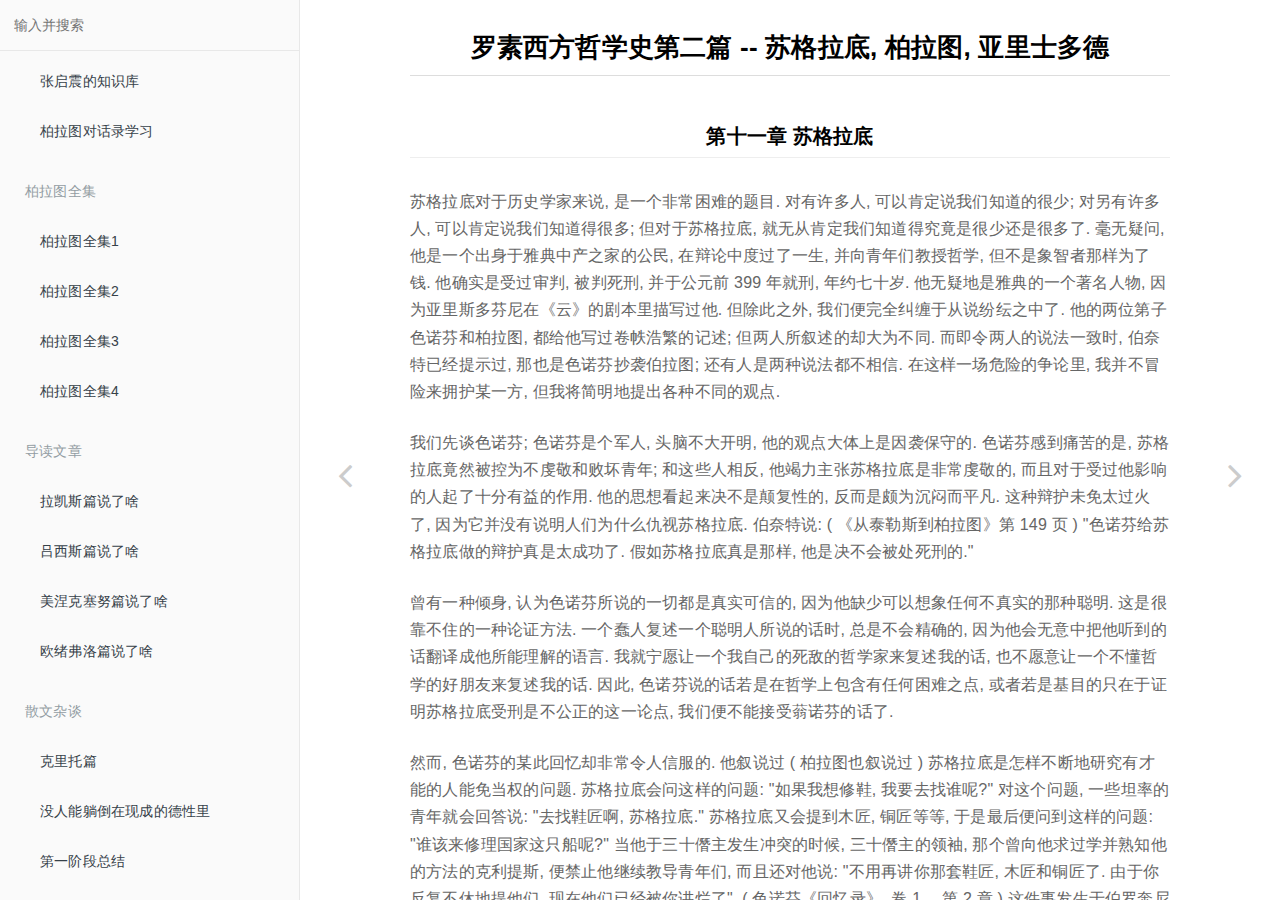
<file: html/content/罗素西方哲学史第二章.html>
<!DOCTYPE HTML>
<html lang="zh-hans" >
    <head>
        <meta charset="UTF-8">
        <meta content="text/html; charset=utf-8" http-equiv="Content-Type">
        <title>罗素西方哲学第二章 · 前台用户手册</title>
        <meta http-equiv="X-UA-Compatible" content="IE=edge" />
        <meta name="description" content="">
        <meta name="generator" content="GitBook 3.2.3">
        <meta name="author" content="张启震">
        
        
    
    
    <link rel="stylesheet" href="../gitbook/style.css">

    
            
                
                <link rel="stylesheet" href="../gitbook/gitbook-plugin-back-to-top-button/plugin.css">
                
            
                
                <link rel="stylesheet" href="../gitbook/gitbook-plugin-image-captions/image-captions.css">
                
            
                
                <link rel="stylesheet" href="../gitbook/gitbook-plugin-search-plus/search.css">
                
            
                
                <link rel="stylesheet" href="../gitbook/gitbook-plugin-prism/prism.css">
                
            
                
                <link rel="stylesheet" href="../gitbook/gitbook-plugin-katex/katex.min.css">
                
            
                
                <link rel="stylesheet" href="../gitbook/gitbook-plugin-mermaid-gb3/mermaid/mermaid.css">
                
            
                
                <link rel="stylesheet" href="../gitbook/gitbook-plugin-tbfed-pagefooter/footer.css">
                
            
                
                <link rel="stylesheet" href="../gitbook/gitbook-plugin-expandable-chapters-small/expandable-chapters-small.css">
                
            
                
                <link rel="stylesheet" href="https://maxcdn.bootstrapcdn.com/bootstrap/3.3.7/css/bootstrap.min.css">
                
            
                
                <link rel="stylesheet" href="../gitbook/gitbook-plugin-sectionx/sectionx.css">
                
            
                
                <link rel="stylesheet" href="../gitbook/gitbook-plugin-alerts/style.css">
                
            
                
                <link rel="stylesheet" href="../gitbook/gitbook-plugin-tags/plugin.css">
                
            
                
                <link rel="stylesheet" href="../gitbook/gitbook-plugin-fontsettings/website.css">
                
            
                
                <link rel="stylesheet" href="../gitbook/gitbook-plugin-theme-comscore/test.css">
                
            
        

    

    
        
        <link rel="stylesheet" href="../css/html.css">
        
    


    

        
    
    
    
    
    
    <meta name="HandheldFriendly" content="true"/>
    <meta name="viewport" content="width=device-width, initial-scale=1, user-scalable=no">
    <meta name="apple-mobile-web-app-capable" content="yes">
    <meta name="apple-mobile-web-app-status-bar-style" content="black">
    <link rel="apple-touch-icon-precomposed" sizes="152x152" href="../gitbook/images/apple-touch-icon-precomposed-152.png">
    <link rel="shortcut icon" href="../gitbook/images/favicon.ico" type="image/x-icon">

    
    <link rel="next" href="在雅典人面前赞美雅典人两则.html" />
    
    
    <link rel="prev" href="伯利克利阵亡将士演讲.html" />
    

    
    
    
    

    
    <link rel="stylesheet" href="../gitbook/gitbook-plugin-chart/c3/c3.min.css">
    <script src="../gitbook/gitbook-plugin-chart/c3/d3.min.js"></script>
    <script src="../gitbook/gitbook-plugin-chart/c3/c3.min.js"></script>
    

    <script src="../gitbook/gitbook-plugin-graph/d3.min.js"></script>
    <script src="../gitbook/gitbook-plugin-graph/function-plot.js"></script>    

    </head>
    <body>
        
<div class="book">
    <div class="book-summary">
        
            
<div id="book-search-input" role="search">
    <input type="text" placeholder="输入并搜索" />
</div>

            
                <nav role="navigation">
                


<ul class="summary">
    
    
    
    

    

    
        
        
    
        <li class="chapter " data-level="1.1" >
            
                <a target="_blank" href="https://zhangqizhen.cn/">
            
                    
                    张启震的知识库
            
                </a>
            

            
        </li>
    
        <li class="chapter " data-level="1.2" data-path="../">
            
                <a href="../">
            
                    
                    柏拉图对话录学习
            
                </a>
            

            
        </li>
    

    
        
        <li class="header">柏拉图全集</li>
        
        
    
        <li class="chapter " data-level="2.1" >
            
                <a target="_blank" href="https://zhangqizhen.cn/book/%E6%9F%8F%E6%8B%89%E5%9B%BE%E5%85%A8%E9%9B%861.pdf">
            
                    
                    柏拉图全集1
            
                </a>
            

            
        </li>
    
        <li class="chapter " data-level="2.2" >
            
                <a target="_blank" href="https://zhangqizhen.cn/book/%E6%9F%8F%E6%8B%89%E5%9B%BE%E5%85%A8%E9%9B%862.pdf">
            
                    
                    柏拉图全集2
            
                </a>
            

            
        </li>
    
        <li class="chapter " data-level="2.3" >
            
                <a target="_blank" href="https://zhangqizhen.cn/book/%E6%9F%8F%E6%8B%89%E5%9B%BE%E5%85%A8%E9%9B%863.pdf">
            
                    
                    柏拉图全集3
            
                </a>
            

            
        </li>
    
        <li class="chapter " data-level="2.4" >
            
                <a target="_blank" href="https://zhangqizhen.cn/book/%E6%9F%8F%E6%8B%89%E5%9B%BE%E5%85%A8%E9%9B%864.pdf">
            
                    
                    柏拉图全集4
            
                </a>
            

            
        </li>
    

    
        
        <li class="header">导读文章</li>
        
        
    
        <li class="chapter " data-level="3.1" data-path="拉凯斯篇说了啥.html">
            
                <a href="拉凯斯篇说了啥.html">
            
                    
                    拉凯斯篇说了啥
            
                </a>
            

            
        </li>
    
        <li class="chapter " data-level="3.2" data-path="吕西斯篇说了啥.html">
            
                <a href="吕西斯篇说了啥.html">
            
                    
                    吕西斯篇说了啥
            
                </a>
            

            
        </li>
    
        <li class="chapter " data-level="3.3" data-path="美涅克塞努篇讲了啥.html">
            
                <a href="美涅克塞努篇讲了啥.html">
            
                    
                    美涅克塞努篇说了啥
            
                </a>
            

            
        </li>
    
        <li class="chapter " data-level="3.4" data-path="欧绪弗洛篇说了啥.html">
            
                <a href="欧绪弗洛篇说了啥.html">
            
                    
                    欧绪弗洛篇说了啥
            
                </a>
            

            
        </li>
    

    
        
        <li class="header">散文杂谈</li>
        
        
    
        <li class="chapter " data-level="4.1" data-path="克里托篇.html">
            
                <a href="克里托篇.html">
            
                    
                    克里托篇
            
                </a>
            

            
        </li>
    
        <li class="chapter " data-level="4.2" data-path="没有人能躺倒在现成的德性里.html">
            
                <a href="没有人能躺倒在现成的德性里.html">
            
                    
                    没人能躺倒在现成的德性里
            
                </a>
            

            
        </li>
    
        <li class="chapter " data-level="4.3" data-path="第一阶段总结.html">
            
                <a href="第一阶段总结.html">
            
                    
                    第一阶段总结
            
                </a>
            

            
        </li>
    

    
        
        <li class="header">其他资料</li>
        
        
    
        <li class="chapter " data-level="5.1" data-path="波斯人的政治选择.html">
            
                <a href="波斯人的政治选择.html">
            
                    
                    波斯人的政治选择
            
                </a>
            

            
        </li>
    
        <li class="chapter " data-level="5.2" data-path="伯利克利阵亡将士演讲.html">
            
                <a href="伯利克利阵亡将士演讲.html">
            
                    
                    伯里克利阵亡将士演讲
            
                </a>
            

            
        </li>
    
        <li class="chapter active" data-level="5.3" data-path="罗素西方哲学史第二章.html">
            
                <a href="罗素西方哲学史第二章.html">
            
                    
                    罗素西方哲学第二章
            
                </a>
            

            
        </li>
    
        <li class="chapter " data-level="5.4" data-path="在雅典人面前赞美雅典人两则.html">
            
                <a href="在雅典人面前赞美雅典人两则.html">
            
                    
                    在雅典人面前赞美雅典人两则
            
                </a>
            

            
        </li>
    

    

    <li class="divider"></li>

    <li>
        <a href="https://www.gitbook.com" target="blank" class="gitbook-link">
            本书使用 GitBook 发布
        </a>
    </li>
</ul>


                </nav>
            
        
    </div>

    <div class="book-body">
        
            <div class="body-inner">
                
                    

<div class="book-header" role="navigation">
    

    <!-- Title -->
    <h1>
        <i class="fa fa-circle-o-notch fa-spin"></i>
        <a href=".." >罗素西方哲学第二章</a>
    </h1>
</div>




                    <div class="page-wrapper" tabindex="-1" role="main">
                        <div class="page-inner">
                            
<div class="search-plus" id="book-search-results">
    <div class="search-noresults">
    
                                <section class="normal markdown-section">
                                
                                <h1 id="&#x7F57;&#x7D20;&#x897F;&#x65B9;&#x54F2;&#x5B66;&#x53F2;&#x7B2C;&#x4E8C;&#x7BC7;----&#x82CF;&#x683C;&#x62C9;&#x5E95;-&#x67CF;&#x62C9;&#x56FE;-&#x4E9A;&#x91CC;&#x58EB;&#x591A;&#x5FB7;">&#x7F57;&#x7D20;&#x897F;&#x65B9;&#x54F2;&#x5B66;&#x53F2;&#x7B2C;&#x4E8C;&#x7BC7; -- &#x82CF;&#x683C;&#x62C9;&#x5E95;, &#x67CF;&#x62C9;&#x56FE;, &#x4E9A;&#x91CC;&#x58EB;&#x591A;&#x5FB7;</h1>
<h2 id="&#x7B2C;&#x5341;&#x4E00;&#x7AE0;-&#x82CF;&#x683C;&#x62C9;&#x5E95;">&#x7B2C;&#x5341;&#x4E00;&#x7AE0; &#x82CF;&#x683C;&#x62C9;&#x5E95;</h2>
<p>&#x82CF;&#x683C;&#x62C9;&#x5E95;&#x5BF9;&#x4E8E;&#x5386;&#x53F2;&#x5B66;&#x5BB6;&#x6765;&#x8BF4;, &#x662F;&#x4E00;&#x4E2A;&#x975E;&#x5E38;&#x56F0;&#x96BE;&#x7684;&#x9898;&#x76EE;. &#x5BF9;&#x6709;&#x8BB8;&#x591A;&#x4EBA;, &#x53EF;&#x4EE5;&#x80AF;&#x5B9A;&#x8BF4;&#x6211;&#x4EEC;&#x77E5;&#x9053;&#x7684;&#x5F88;&#x5C11;; &#x5BF9;&#x53E6;&#x6709;&#x8BB8;&#x591A;&#x4EBA;, &#x53EF;&#x4EE5;&#x80AF;&#x5B9A;&#x8BF4;&#x6211;&#x4EEC;&#x77E5;&#x9053;&#x5F97;&#x5F88;&#x591A;; &#x4F46;&#x5BF9;&#x4E8E;&#x82CF;&#x683C;&#x62C9;&#x5E95;, &#x5C31;&#x65E0;&#x4ECE;&#x80AF;&#x5B9A;&#x6211;&#x4EEC;&#x77E5;&#x9053;&#x5F97;&#x7A76;&#x7ADF;&#x662F;&#x5F88;&#x5C11;&#x8FD8;&#x662F;&#x5F88;&#x591A;&#x4E86;. &#x6BEB;&#x65E0;&#x7591;&#x95EE;, &#x4ED6;&#x662F;&#x4E00;&#x4E2A;&#x51FA;&#x8EAB;&#x4E8E;&#x96C5;&#x5178;&#x4E2D;&#x4EA7;&#x4E4B;&#x5BB6;&#x7684;&#x516C;&#x6C11;, &#x5728;&#x8FA9;&#x8BBA;&#x4E2D;&#x5EA6;&#x8FC7;&#x4E86;&#x4E00;&#x751F;, &#x5E76;&#x5411;&#x9752;&#x5E74;&#x4EEC;&#x6559;&#x6388;&#x54F2;&#x5B66;, &#x4F46;&#x4E0D;&#x662F;&#x8C61;&#x667A;&#x8005;&#x90A3;&#x6837;&#x4E3A;&#x4E86;&#x94B1;. &#x4ED6;&#x786E;&#x5B9E;&#x662F;&#x53D7;&#x8FC7;&#x5BA1;&#x5224;, &#x88AB;&#x5224;&#x6B7B;&#x5211;, &#x5E76;&#x4E8E;&#x516C;&#x5143;&#x524D; 399 &#x5E74;&#x5C31;&#x5211;, &#x5E74;&#x7EA6;&#x4E03;&#x5341;&#x5C81;. &#x4ED6;&#x65E0;&#x7591;&#x5730;&#x662F;&#x96C5;&#x5178;&#x7684;&#x4E00;&#x4E2A;&#x8457;&#x540D;&#x4EBA;&#x7269;, &#x56E0;&#x4E3A;&#x4E9A;&#x91CC;&#x65AF;&#x591A;&#x82AC;&#x5C3C;&#x5728;&#x300A;&#x4E91;&#x300B;&#x7684;&#x5267;&#x672C;&#x91CC;&#x63CF;&#x5199;&#x8FC7;&#x4ED6;. &#x4F46;&#x9664;&#x6B64;&#x4E4B;&#x5916;, &#x6211;&#x4EEC;&#x4FBF;&#x5B8C;&#x5168;&#x7EA0;&#x7F20;&#x4E8E;&#x4ECE;&#x8BF4;&#x7EB7;&#x7EAD;&#x4E4B;&#x4E2D;&#x4E86;. &#x4ED6;&#x7684;&#x4E24;&#x4F4D;&#x7B2C;&#x5B50;&#x8272;&#x8BFA;&#x82AC;&#x548C;&#x67CF;&#x62C9;&#x56FE;, &#x90FD;&#x7ED9;&#x4ED6;&#x5199;&#x8FC7;&#x5377;&#x5E19;&#x6D69;&#x7E41;&#x7684;&#x8BB0;&#x8FF0;; &#x4F46;&#x4E24;&#x4EBA;&#x6240;&#x53D9;&#x8FF0;&#x7684;&#x5374;&#x5927;&#x4E3A;&#x4E0D;&#x540C;. &#x800C;&#x5373;&#x4EE4;&#x4E24;&#x4EBA;&#x7684;&#x8BF4;&#x6CD5;&#x4E00;&#x81F4;&#x65F6;, &#x4F2F;&#x5948;&#x7279;&#x5DF2;&#x7ECF;&#x63D0;&#x793A;&#x8FC7;, &#x90A3;&#x4E5F;&#x662F;&#x8272;&#x8BFA;&#x82AC;&#x6284;&#x88AD;&#x4F2F;&#x62C9;&#x56FE;; &#x8FD8;&#x6709;&#x4EBA;&#x662F;&#x4E24;&#x79CD;&#x8BF4;&#x6CD5;&#x90FD;&#x4E0D;&#x76F8;&#x4FE1;. &#x5728;&#x8FD9;&#x6837;&#x4E00;&#x573A;&#x5371;&#x9669;&#x7684;&#x4E89;&#x8BBA;&#x91CC;, &#x6211;&#x5E76;&#x4E0D;&#x5192;&#x9669;&#x6765;&#x62E5;&#x62A4;&#x67D0;&#x4E00;&#x65B9;, &#x4F46;&#x6211;&#x5C06;&#x7B80;&#x660E;&#x5730;&#x63D0;&#x51FA;&#x5404;&#x79CD;&#x4E0D;&#x540C;&#x7684;&#x89C2;&#x70B9;. </p>
<p>&#x6211;&#x4EEC;&#x5148;&#x8C08;&#x8272;&#x8BFA;&#x82AC;; &#x8272;&#x8BFA;&#x82AC;&#x662F;&#x4E2A;&#x519B;&#x4EBA;, &#x5934;&#x8111;&#x4E0D;&#x5927;&#x5F00;&#x660E;, &#x4ED6;&#x7684;&#x89C2;&#x70B9;&#x5927;&#x4F53;&#x4E0A;&#x662F;&#x56E0;&#x88AD;&#x4FDD;&#x5B88;&#x7684;. &#x8272;&#x8BFA;&#x82AC;&#x611F;&#x5230;&#x75DB;&#x82E6;&#x7684;&#x662F;, &#x82CF;&#x683C;&#x62C9;&#x5E95;&#x7ADF;&#x7136;&#x88AB;&#x63A7;&#x4E3A;&#x4E0D;&#x8654;&#x656C;&#x548C;&#x8D25;&#x574F;&#x9752;&#x5E74;; &#x548C;&#x8FD9;&#x4E9B;&#x4EBA;&#x76F8;&#x53CD;, &#x4ED6;&#x7AED;&#x529B;&#x4E3B;&#x5F20;&#x82CF;&#x683C;&#x62C9;&#x5E95;&#x662F;&#x975E;&#x5E38;&#x8654;&#x656C;&#x7684;, &#x800C;&#x4E14;&#x5BF9;&#x4E8E;&#x53D7;&#x8FC7;&#x4ED6;&#x5F71;&#x54CD;&#x7684;&#x4EBA;&#x8D77;&#x4E86;&#x5341;&#x5206;&#x6709;&#x76CA;&#x7684;&#x4F5C;&#x7528;. &#x4ED6;&#x7684;&#x601D;&#x60F3;&#x770B;&#x8D77;&#x6765;&#x51B3;&#x4E0D;&#x662F;&#x98A0;&#x590D;&#x6027;&#x7684;, &#x53CD;&#x800C;&#x662F;&#x9887;&#x4E3A;&#x6C89;&#x95F7;&#x800C;&#x5E73;&#x51E1;. &#x8FD9;&#x79CD;&#x8FA9;&#x62A4;&#x672A;&#x514D;&#x592A;&#x8FC7;&#x706B;&#x4E86;, &#x56E0;&#x4E3A;&#x5B83;&#x5E76;&#x6CA1;&#x6709;&#x8BF4;&#x660E;&#x4EBA;&#x4EEC;&#x4E3A;&#x4EC0;&#x4E48;&#x4EC7;&#x89C6;&#x82CF;&#x683C;&#x62C9;&#x5E95;. &#x4F2F;&#x5948;&#x7279;&#x8BF4;: ( &#x300A;&#x4ECE;&#x6CF0;&#x52D2;&#x65AF;&#x5230;&#x67CF;&#x62C9;&#x56FE;&#x300B;&#x7B2C; 149 &#x9875; ) &quot;&#x8272;&#x8BFA;&#x82AC;&#x7ED9;&#x82CF;&#x683C;&#x62C9;&#x5E95;&#x505A;&#x7684;&#x8FA9;&#x62A4;&#x771F;&#x662F;&#x592A;&#x6210;&#x529F;&#x4E86;. &#x5047;&#x5982;&#x82CF;&#x683C;&#x62C9;&#x5E95;&#x771F;&#x662F;&#x90A3;&#x6837;, &#x4ED6;&#x662F;&#x51B3;&#x4E0D;&#x4F1A;&#x88AB;&#x5904;&#x6B7B;&#x5211;&#x7684;.&quot;</p>
<p>&#x66FE;&#x6709;&#x4E00;&#x79CD;&#x503E;&#x8EAB;, &#x8BA4;&#x4E3A;&#x8272;&#x8BFA;&#x82AC;&#x6240;&#x8BF4;&#x7684;&#x4E00;&#x5207;&#x90FD;&#x662F;&#x771F;&#x5B9E;&#x53EF;&#x4FE1;&#x7684;, &#x56E0;&#x4E3A;&#x4ED6;&#x7F3A;&#x5C11;&#x53EF;&#x4EE5;&#x60F3;&#x8C61;&#x4EFB;&#x4F55;&#x4E0D;&#x771F;&#x5B9E;&#x7684;&#x90A3;&#x79CD;&#x806A;&#x660E;. &#x8FD9;&#x662F;&#x5F88;&#x9760;&#x4E0D;&#x4F4F;&#x7684;&#x4E00;&#x79CD;&#x8BBA;&#x8BC1;&#x65B9;&#x6CD5;. &#x4E00;&#x4E2A;&#x8822;&#x4EBA;&#x590D;&#x8FF0;&#x4E00;&#x4E2A;&#x806A;&#x660E;&#x4EBA;&#x6240;&#x8BF4;&#x7684;&#x8BDD;&#x65F6;, &#x603B;&#x662F;&#x4E0D;&#x4F1A;&#x7CBE;&#x786E;&#x7684;, &#x56E0;&#x4E3A;&#x4ED6;&#x4F1A;&#x65E0;&#x610F;&#x4E2D;&#x628A;&#x4ED6;&#x542C;&#x5230;&#x7684;&#x8BDD;&#x7FFB;&#x8BD1;&#x6210;&#x4ED6;&#x6240;&#x80FD;&#x7406;&#x89E3;&#x7684;&#x8BED;&#x8A00;. &#x6211;&#x5C31;&#x5B81;&#x613F;&#x8BA9;&#x4E00;&#x4E2A;&#x6211;&#x81EA;&#x5DF1;&#x7684;&#x6B7B;&#x654C;&#x7684;&#x54F2;&#x5B66;&#x5BB6;&#x6765;&#x590D;&#x8FF0;&#x6211;&#x7684;&#x8BDD;, &#x4E5F;&#x4E0D;&#x613F;&#x610F;&#x8BA9;&#x4E00;&#x4E2A;&#x4E0D;&#x61C2;&#x54F2;&#x5B66;&#x7684;&#x597D;&#x670B;&#x53CB;&#x6765;&#x590D;&#x8FF0;&#x6211;&#x7684;&#x8BDD;. &#x56E0;&#x6B64;, &#x8272;&#x8BFA;&#x82AC;&#x8BF4;&#x7684;&#x8BDD;&#x82E5;&#x662F;&#x5728;&#x54F2;&#x5B66;&#x4E0A;&#x5305;&#x542B;&#x6709;&#x4EFB;&#x4F55;&#x56F0;&#x96BE;&#x4E4B;&#x70B9;, &#x6216;&#x8005;&#x82E5;&#x662F;&#x57FA;&#x76EE;&#x7684;&#x53EA;&#x5728;&#x4E8E;&#x8BC1;&#x660E;&#x82CF;&#x683C;&#x62C9;&#x5E95;&#x53D7;&#x5211;&#x662F;&#x4E0D;&#x516C;&#x6B63;&#x7684;&#x8FD9;&#x4E00;&#x8BBA;&#x70B9;, &#x6211;&#x4EEC;&#x4FBF;&#x4E0D;&#x80FD;&#x63A5;&#x53D7;&#x84CA;&#x8BFA;&#x82AC;&#x7684;&#x8BDD;&#x4E86;. </p>
<p>&#x7136;&#x800C;, &#x8272;&#x8BFA;&#x82AC;&#x7684;&#x67D0;&#x6B64;&#x56DE;&#x5FC6;&#x5374;&#x975E;&#x5E38;&#x4EE4;&#x4EBA;&#x4FE1;&#x670D;&#x7684;. &#x4ED6;&#x53D9;&#x8BF4;&#x8FC7; ( &#x67CF;&#x62C9;&#x56FE;&#x4E5F;&#x53D9;&#x8BF4;&#x8FC7; ) &#x82CF;&#x683C;&#x62C9;&#x5E95;&#x662F;&#x600E;&#x6837;&#x4E0D;&#x65AD;&#x5730;&#x7814;&#x7A76;&#x6709;&#x624D;&#x80FD;&#x7684;&#x4EBA;&#x80FD;&#x514D;&#x5F53;&#x6743;&#x7684;&#x95EE;&#x9898;. &#x82CF;&#x683C;&#x62C9;&#x5E95;&#x4F1A;&#x95EE;&#x8FD9;&#x6837;&#x7684;&#x95EE;&#x9898;: &quot;&#x5982;&#x679C;&#x6211;&#x60F3;&#x4FEE;&#x978B;, &#x6211;&#x8981;&#x53BB;&#x627E;&#x8C01;&#x5462;?&quot; &#x5BF9;&#x8FD9;&#x4E2A;&#x95EE;&#x9898;, &#x4E00;&#x4E9B;&#x5766;&#x7387;&#x7684;&#x9752;&#x5E74;&#x5C31;&#x4F1A;&#x56DE;&#x7B54;&#x8BF4;: &quot;&#x53BB;&#x627E;&#x978B;&#x5320;&#x554A;, &#x82CF;&#x683C;&#x62C9;&#x5E95;.&quot; &#x82CF;&#x683C;&#x62C9;&#x5E95;&#x53C8;&#x4F1A;&#x63D0;&#x5230;&#x6728;&#x5320;, &#x94DC;&#x5320;&#x7B49;&#x7B49;, &#x4E8E;&#x662F;&#x6700;&#x540E;&#x4FBF;&#x95EE;&#x5230;&#x8FD9;&#x6837;&#x7684;&#x95EE;&#x9898;: &quot;&#x8C01;&#x8BE5;&#x6765;&#x4FEE;&#x7406;&#x56FD;&#x5BB6;&#x8FD9;&#x53EA;&#x8239;&#x5462;?&quot; &#x5F53;&#x4ED6;&#x4E8E;&#x4E09;&#x5341;&#x50ED;&#x4E3B;&#x53D1;&#x751F;&#x51B2;&#x7A81;&#x7684;&#x65F6;&#x5019;, &#x4E09;&#x5341;&#x50ED;&#x4E3B;&#x7684;&#x9886;&#x8896;, &#x90A3;&#x4E2A;&#x66FE;&#x5411;&#x4ED6;&#x6C42;&#x8FC7;&#x5B66;&#x5E76;&#x719F;&#x77E5;&#x4ED6;&#x7684;&#x65B9;&#x6CD5;&#x7684;&#x514B;&#x5229;&#x63D0;&#x65AF;, &#x4FBF;&#x7981;&#x6B62;&#x4ED6;&#x7EE7;&#x7EED;&#x6559;&#x5BFC;&#x9752;&#x5E74;&#x4EEC;, &#x800C;&#x4E14;&#x8FD8;&#x5BF9;&#x4ED6;&#x8BF4;: &quot;&#x4E0D;&#x7528;&#x518D;&#x8BB2;&#x4F60;&#x90A3;&#x5957;&#x978B;&#x5320;, &#x6728;&#x5320;&#x548C;&#x94DC;&#x5320;&#x4E86;. &#x7531;&#x4E8E;&#x4F60;&#x53CD;&#x590D;&#x4E0D;&#x4F11;&#x5730;&#x63D0;&#x4ED6;&#x4EEC;, &#x73B0;&#x5728;&#x4ED6;&#x4EEC;&#x5DF2;&#x7ECF;&#x88AB;&#x4F60;&#x8BB2;&#x70C2;&#x4E86;&quot;. ( &#x8272;&#x8BFA;&#x82AC;&#x300A;&#x56DE;&#x5FC6;&#x5F55;&#x300B;, &#x5377; 1&#xFF0C; &#x7B2C; 2 &#x7AE0; ) &#x8FD9;&#x4EF6;&#x4E8B;&#x53D1;&#x751F;&#x4E8E;&#x4F2F;&#x7F57;&#x5954;&#x5C3C;&#x82CF;&#x6218;&#x4E89;&#x7ED3;&#x675F;&#x4E4B;&#x540E;, &#x65AF;&#x5DF4;&#x8FBE;&#x4EBA;&#x5EFA;&#x7ACB;&#x4E86;&#x77ED;&#x65AF;&#x7684;&#x5BE1;&#x5934;&#x653F;&#x5E9C;&#x7684;&#x65F6;&#x5019;. &#x4F46;&#x662F;&#x96C5;&#x5178;&#x5728;&#x5927;&#x90E8;&#x5206;&#x7684;&#x65F6;&#x671F;&#x90FD;&#x662F;&#x6C11;&#x4E3B;&#x5236;, &#x6C11;&#x4E3B;&#x5230;&#x8FDE;&#x5C06;&#x519B;&#x4E5F;&#x8981;&#x7ECF;&#x8FC7;&#x9009;&#x4E3E;&#x6216;&#x62BD;&#x7B7E;&#x7684;&#x5730;&#x6B65;. &#x82CF;&#x683C;&#x62C9;&#x5E95;&#x5C31;&#x9047;&#x5230;&#x8FC7;&#x4E00;&#x4E2A;&#x9752;&#x5E74;&#x60F3;&#x4F5C;&#x5C06;&#x519B;, &#x82CF;&#x683C;&#x62C9;&#x5E95;&#x529D;&#x4ED6;&#x6700;&#x597D;&#x5B66;&#x4E00;&#x4E9B;&#x6218;&#x4E89;&#x7684;&#x6280;&#x672F;. &#x8FD9;&#x4E2A;&#x9752;&#x5E74;&#x4E8E;&#x662F;&#x5C31;&#x51FA;&#x53BB;&#x5B66;&#x4E86;&#x4E9B;&#x7B80;&#x5355;&#x7684;&#x6218;&#x672F;&#x5B66;&#x8BFE;&#x7A0B;. &#x4ED6;&#x56DE;&#x6765;&#x4EE5;&#x540E;, &#x82CF;&#x683C;&#x62C9;&#x5E95;&#x8BBD;&#x524C;&#x5730;&#x5938;&#x8D5E;&#x4E86;&#x4ED6;&#x51E0;&#x53E5;, &#x5C31;&#x53C8;&#x6253;&#x53D1;&#x4ED6;&#x53BB;&#x7EE7;&#x7EED;&#x5B66;&#x4E60; ( &#x540C;&#x4E66;, &#x5377; 3, &#x7B2C; 1 &#x7AE0; ). &#x82CF;&#x683C;&#x62C9;&#x5E95;&#x53C8;&#x9001;&#x53E6;&#x4E00;&#x4E2A;&#x9752;&#x5E74;&#x53BB;&#x5B66;&#x4E60;&#x7406;&#x8D22;&#x4E4B;&#x9053;. &#x4ED6;&#x5BF9;&#x8BB8;&#x591A;&#x4EBA;, &#x5305;&#x62EC;&#x56FD;&#x9632;&#x90E8;&#x957F;&#x5728;&#x5185;, &#x90FD;&#x91C7;&#x53D6;&#x8FD9;&#x79CD;&#x529E;&#x6CD5;; &#x4F46;&#x4EBA;&#x4EEC;&#x7EC8;&#x4E8E;&#x8BA4;&#x5B9A;&#x7528;&#x9E20;&#x6B7B;&#x4ED6;&#x7684;&#x529E;&#x6CD5;&#x6765;&#x4F7F;&#x4ED6;&#x6C89;&#x9ED8;, &#x8981;&#x6BD4;&#x5F25;&#x8865;&#x4ED6;&#x6240;&#x6307;&#x8D23;&#x7684;&#x79CD;&#x79CD;&#x7F6A;&#x6076;&#x8FD8;&#x8981;&#x5BB9;&#x6613;&#x7684;&#x591A;.</p>
<p>&#x81F3;&#x4E8E;&#x67CF;&#x62C9;&#x56FE;&#x6709;&#x5173;&#x82CF;&#x683C;&#x62C9;&#x5E95;&#x7684;&#x53D9;&#x8FF0;, &#x5219;&#x5176;&#x56F0;&#x96BE;&#x5C31;&#x4E0E;&#x8272;&#x8BFA;&#x82AC;&#x7684;&#x60C5;&#x5F62;&#x5168;&#x7136;&#x4E0D;&#x540C;&#x4E86;; &#x90A3;&#x5C31;&#x662F;, &#x6211;&#x4EEC;&#x5F88;&#x96BE;&#x5224;</p>
<footer class="page-footer"><span class="copyright">powered by Gitbook</span><span class="footer-modification">&#x8BE5;&#x6587;&#x4EF6;&#x4FEE;&#x8BA2;&#x7684;&#x65F6;&#x95F4;: 
2020-06-12 00:27:54
</span></footer>

                                
                                </section>
                            
    </div>
    <div class="search-results">
        <div class="has-results">
            
            <h1 class="search-results-title"><span class='search-results-count'></span> results matching "<span class='search-query'></span>"</h1>
            <ul class="search-results-list"></ul>
            
        </div>
        <div class="no-results">
            
            <h1 class="search-results-title">No results matching "<span class='search-query'></span>"</h1>
            
        </div>
    </div>
</div>

                        </div>
                    </div>
                
            </div>

            
                
                <a href="伯利克利阵亡将士演讲.html" class="navigation navigation-prev " aria-label="Previous page: 伯里克利阵亡将士演讲">
                    <i class="fa fa-angle-left"></i>
                </a>
                
                
                <a href="在雅典人面前赞美雅典人两则.html" class="navigation navigation-next " aria-label="Next page: 在雅典人面前赞美雅典人两则">
                    <i class="fa fa-angle-right"></i>
                </a>
                
            
        
    </div>

    <script>
        var gitbook = gitbook || [];
        gitbook.push(function() {
            gitbook.page.hasChanged({"page":{"title":"罗素西方哲学第二章","level":"5.3","depth":1,"next":{"title":"在雅典人面前赞美雅典人两则","level":"5.4","depth":1,"path":"content/在雅典人面前赞美雅典人两则.md","ref":"content/在雅典人面前赞美雅典人两则.md","articles":[]},"previous":{"title":"伯里克利阵亡将士演讲","level":"5.2","depth":1,"path":"content/伯利克利阵亡将士演讲.md","ref":"content/伯利克利阵亡将士演讲.md","articles":[]},"dir":"ltr"},"config":{"plugins":["theme-comscore","back-to-top-button","image-captions","-search","-lunr","search-plus","-highlight","prism","katex","mermaid-gb3","puml","graph","chart","tbfed-pagefooter","expandable-chapters-small","sectionx","favicon","todo","alerts","include-csv","tags","livereload"],"root":".","styles":{"website":"css/html.css"},"pluginsConfig":{"tbfed-pagefooter":{"modify_label":"该文件修订的时间: ","modify_format":"YYYY-MM-DD HH:mm:ss"},"prism":{},"include-csv":{},"puml":{},"livereload":{},"todo":{},"fovicon":{"shortcut":""},"graph":{},"katex":{},"fontsettings":{"theme":"white","family":"sans","size":2},"sectionx":{"tag":"b"},"mermaid-gb3":{},"favicon":{},"theme-comscore":{},"back-to-top-button":{},"alerts":{},"chat":{"type":"c3"},"tags":{"placement":"bottom"},"expandable-chapters-small":{},"sharing":{"facebook":true,"twitter":true,"google":false,"weibo":false,"instapaper":false,"vk":false,"all":["facebook","google","twitter","weibo","instapaper"]},"theme-default":{"styles":{"website":"styles/website.css","pdf":"styles/pdf.css","epub":"styles/epub.css","mobi":"styles/mobi.css","ebook":"styles/ebook.css","print":"styles/print.css"},"showLevel":false},"chart":{"type":"c3"},"search-plus":{},"image-captions":{"caption":"附图: _PAGE_LEVEL_._PAGE_IMAGE_NUMBER_ - _CAPTION_","variable_name":"_pictures"}},"theme":"default","author":"张启震","pdf":{"pageNumbers":true,"fontSize":12,"fontFamily":"Arial","paperSize":"a4","chapterMark":"pagebreak","pageBreaksBefore":"/","margin":{"right":62,"left":62,"top":56,"bottom":56}},"structure":{"langs":"LANGS.md","readme":"README.md","glossary":"GLOSSARY.md","summary":"SUMMARY.md"},"variables":{"_pictures":[]},"title":"前台用户手册","language":"zh-hans","links":{"sidebar":{},"gitbook":false},"gitbook":"3.2.3","description":"actionUltra 前台的使用手册"},"file":{"path":"content/罗素西方哲学史第二章.md","mtime":"2020-06-11T16:27:54.468Z","type":"markdown"},"gitbook":{"version":"3.2.3","time":"2020-07-29T23:10:38.232Z"},"basePath":"..","book":{"language":""}});
        });
    </script>
</div>

        
    
    <script src="../gitbook/gitbook.js"></script>
    <script src="../gitbook/theme.js"></script>
    
        
        <script src="../gitbook/gitbook-plugin-back-to-top-button/plugin.js"></script>
        
    
        
        <script src="../gitbook/gitbook-plugin-search-plus/jquery.mark.min.js"></script>
        
    
        
        <script src="../gitbook/gitbook-plugin-search-plus/search.js"></script>
        
    
        
        <script src="../gitbook/gitbook-plugin-mermaid-gb3/book/plugin.js"></script>
        
    
        
        <script src="../gitbook/gitbook-plugin-expandable-chapters-small/expandable-chapters-small.js"></script>
        
    
        
        <script src="https://maxcdn.bootstrapcdn.com/bootstrap/3.3.7/js/bootstrap.min.js"></script>
        
    
        
        <script src="../gitbook/gitbook-plugin-sectionx/sectionx.js"></script>
        
    
        
        <script src="../gitbook/gitbook-plugin-alerts/plugin.js"></script>
        
    
        
        <script src="../gitbook/gitbook-plugin-livereload/plugin.js"></script>
        
    
        
        <script src="../gitbook/gitbook-plugin-sharing/buttons.js"></script>
        
    
        
        <script src="../gitbook/gitbook-plugin-fontsettings/fontsettings.js"></script>
        
    
        
        <script src="../gitbook/gitbook-plugin-theme-comscore/test.js"></script>
        
    

    <script src="../gitbook/gitbook-plugin-mermaid-gb3/mermaid/mermaid.min.js"></script>

    </body>
</html>
</file>
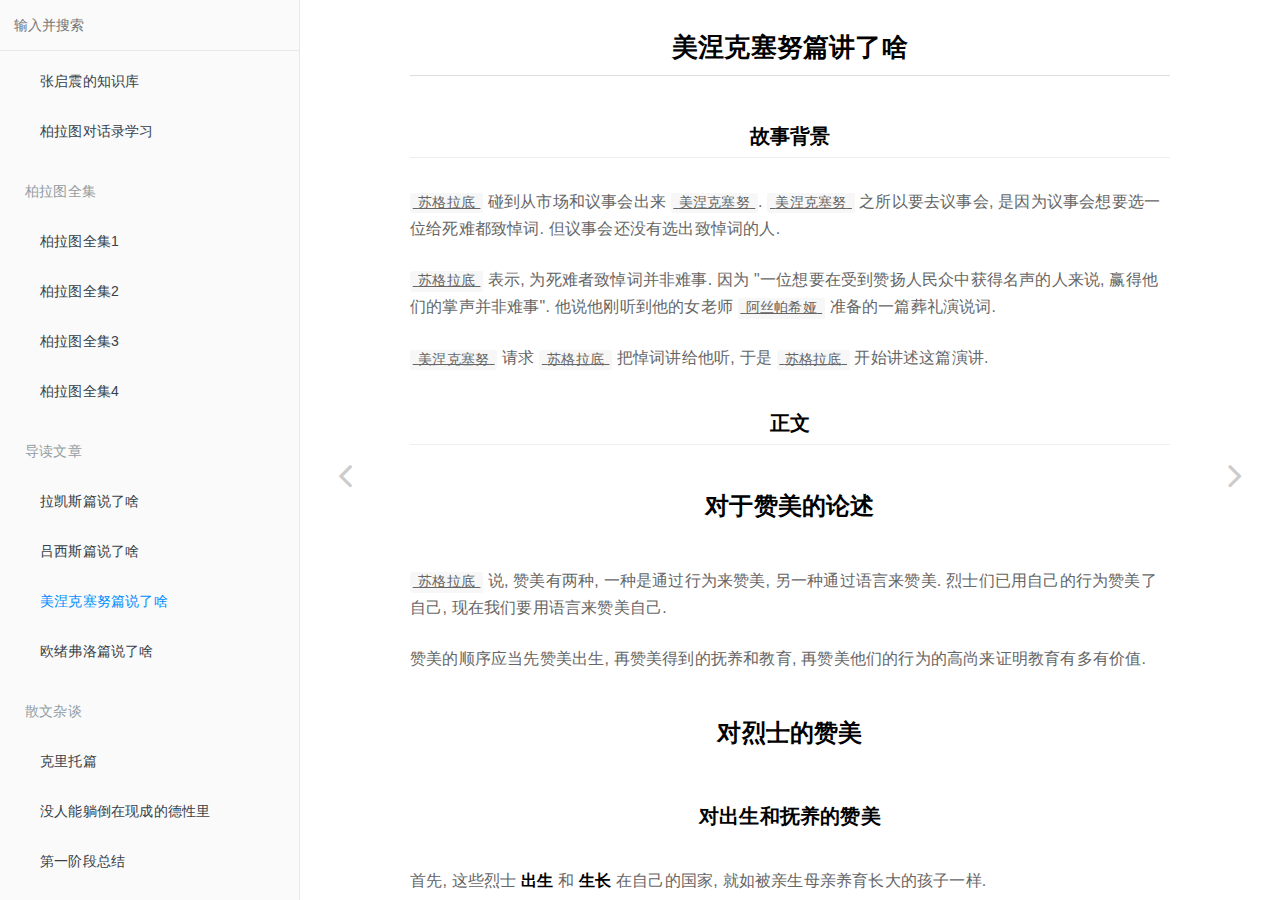
<file: html/content/美涅克塞努篇讲了啥.html>
<!DOCTYPE HTML>
<html lang="zh-hans" >
    <head>
        <meta charset="UTF-8">
        <meta content="text/html; charset=utf-8" http-equiv="Content-Type">
        <title>美涅克塞努篇说了啥 · 前台用户手册</title>
        <meta http-equiv="X-UA-Compatible" content="IE=edge" />
        <meta name="description" content="">
        <meta name="generator" content="GitBook 3.2.3">
        <meta name="author" content="张启震">
        
        
    
    
    <link rel="stylesheet" href="../gitbook/style.css">

    
            
                
                <link rel="stylesheet" href="../gitbook/gitbook-plugin-back-to-top-button/plugin.css">
                
            
                
                <link rel="stylesheet" href="../gitbook/gitbook-plugin-image-captions/image-captions.css">
                
            
                
                <link rel="stylesheet" href="../gitbook/gitbook-plugin-search-plus/search.css">
                
            
                
                <link rel="stylesheet" href="../gitbook/gitbook-plugin-prism/prism.css">
                
            
                
                <link rel="stylesheet" href="../gitbook/gitbook-plugin-katex/katex.min.css">
                
            
                
                <link rel="stylesheet" href="../gitbook/gitbook-plugin-mermaid-gb3/mermaid/mermaid.css">
                
            
                
                <link rel="stylesheet" href="../gitbook/gitbook-plugin-tbfed-pagefooter/footer.css">
                
            
                
                <link rel="stylesheet" href="../gitbook/gitbook-plugin-expandable-chapters-small/expandable-chapters-small.css">
                
            
                
                <link rel="stylesheet" href="https://maxcdn.bootstrapcdn.com/bootstrap/3.3.7/css/bootstrap.min.css">
                
            
                
                <link rel="stylesheet" href="../gitbook/gitbook-plugin-sectionx/sectionx.css">
                
            
                
                <link rel="stylesheet" href="../gitbook/gitbook-plugin-alerts/style.css">
                
            
                
                <link rel="stylesheet" href="../gitbook/gitbook-plugin-tags/plugin.css">
                
            
                
                <link rel="stylesheet" href="../gitbook/gitbook-plugin-fontsettings/website.css">
                
            
                
                <link rel="stylesheet" href="../gitbook/gitbook-plugin-theme-comscore/test.css">
                
            
        

    

    
        
        <link rel="stylesheet" href="../css/html.css">
        
    


    

        
    
    
    
    
    
    <meta name="HandheldFriendly" content="true"/>
    <meta name="viewport" content="width=device-width, initial-scale=1, user-scalable=no">
    <meta name="apple-mobile-web-app-capable" content="yes">
    <meta name="apple-mobile-web-app-status-bar-style" content="black">
    <link rel="apple-touch-icon-precomposed" sizes="152x152" href="../gitbook/images/apple-touch-icon-precomposed-152.png">
    <link rel="shortcut icon" href="../gitbook/images/favicon.ico" type="image/x-icon">

    
    <link rel="next" href="欧绪弗洛篇说了啥.html" />
    
    
    <link rel="prev" href="吕西斯篇说了啥.html" />
    

    
    
    
    

    
    <link rel="stylesheet" href="../gitbook/gitbook-plugin-chart/c3/c3.min.css">
    <script src="../gitbook/gitbook-plugin-chart/c3/d3.min.js"></script>
    <script src="../gitbook/gitbook-plugin-chart/c3/c3.min.js"></script>
    

    <script src="../gitbook/gitbook-plugin-graph/d3.min.js"></script>
    <script src="../gitbook/gitbook-plugin-graph/function-plot.js"></script>    

    </head>
    <body>
        
<div class="book">
    <div class="book-summary">
        
            
<div id="book-search-input" role="search">
    <input type="text" placeholder="输入并搜索" />
</div>

            
                <nav role="navigation">
                


<ul class="summary">
    
    
    
    

    

    
        
        
    
        <li class="chapter " data-level="1.1" >
            
                <a target="_blank" href="https://zhangqizhen.cn/">
            
                    
                    张启震的知识库
            
                </a>
            

            
        </li>
    
        <li class="chapter " data-level="1.2" data-path="../">
            
                <a href="../">
            
                    
                    柏拉图对话录学习
            
                </a>
            

            
        </li>
    

    
        
        <li class="header">柏拉图全集</li>
        
        
    
        <li class="chapter " data-level="2.1" >
            
                <a target="_blank" href="https://zhangqizhen.cn/book/%E6%9F%8F%E6%8B%89%E5%9B%BE%E5%85%A8%E9%9B%861.pdf">
            
                    
                    柏拉图全集1
            
                </a>
            

            
        </li>
    
        <li class="chapter " data-level="2.2" >
            
                <a target="_blank" href="https://zhangqizhen.cn/book/%E6%9F%8F%E6%8B%89%E5%9B%BE%E5%85%A8%E9%9B%862.pdf">
            
                    
                    柏拉图全集2
            
                </a>
            

            
        </li>
    
        <li class="chapter " data-level="2.3" >
            
                <a target="_blank" href="https://zhangqizhen.cn/book/%E6%9F%8F%E6%8B%89%E5%9B%BE%E5%85%A8%E9%9B%863.pdf">
            
                    
                    柏拉图全集3
            
                </a>
            

            
        </li>
    
        <li class="chapter " data-level="2.4" >
            
                <a target="_blank" href="https://zhangqizhen.cn/book/%E6%9F%8F%E6%8B%89%E5%9B%BE%E5%85%A8%E9%9B%864.pdf">
            
                    
                    柏拉图全集4
            
                </a>
            

            
        </li>
    

    
        
        <li class="header">导读文章</li>
        
        
    
        <li class="chapter " data-level="3.1" data-path="拉凯斯篇说了啥.html">
            
                <a href="拉凯斯篇说了啥.html">
            
                    
                    拉凯斯篇说了啥
            
                </a>
            

            
        </li>
    
        <li class="chapter " data-level="3.2" data-path="吕西斯篇说了啥.html">
            
                <a href="吕西斯篇说了啥.html">
            
                    
                    吕西斯篇说了啥
            
                </a>
            

            
        </li>
    
        <li class="chapter active" data-level="3.3" data-path="美涅克塞努篇讲了啥.html">
            
                <a href="美涅克塞努篇讲了啥.html">
            
                    
                    美涅克塞努篇说了啥
            
                </a>
            

            
        </li>
    
        <li class="chapter " data-level="3.4" data-path="欧绪弗洛篇说了啥.html">
            
                <a href="欧绪弗洛篇说了啥.html">
            
                    
                    欧绪弗洛篇说了啥
            
                </a>
            

            
        </li>
    

    
        
        <li class="header">散文杂谈</li>
        
        
    
        <li class="chapter " data-level="4.1" data-path="克里托篇.html">
            
                <a href="克里托篇.html">
            
                    
                    克里托篇
            
                </a>
            

            
        </li>
    
        <li class="chapter " data-level="4.2" data-path="没有人能躺倒在现成的德性里.html">
            
                <a href="没有人能躺倒在现成的德性里.html">
            
                    
                    没人能躺倒在现成的德性里
            
                </a>
            

            
        </li>
    
        <li class="chapter " data-level="4.3" data-path="第一阶段总结.html">
            
                <a href="第一阶段总结.html">
            
                    
                    第一阶段总结
            
                </a>
            

            
        </li>
    

    
        
        <li class="header">其他资料</li>
        
        
    
        <li class="chapter " data-level="5.1" data-path="波斯人的政治选择.html">
            
                <a href="波斯人的政治选择.html">
            
                    
                    波斯人的政治选择
            
                </a>
            

            
        </li>
    
        <li class="chapter " data-level="5.2" data-path="伯利克利阵亡将士演讲.html">
            
                <a href="伯利克利阵亡将士演讲.html">
            
                    
                    伯里克利阵亡将士演讲
            
                </a>
            

            
        </li>
    
        <li class="chapter " data-level="5.3" data-path="罗素西方哲学史第二章.html">
            
                <a href="罗素西方哲学史第二章.html">
            
                    
                    罗素西方哲学第二章
            
                </a>
            

            
        </li>
    
        <li class="chapter " data-level="5.4" data-path="在雅典人面前赞美雅典人两则.html">
            
                <a href="在雅典人面前赞美雅典人两则.html">
            
                    
                    在雅典人面前赞美雅典人两则
            
                </a>
            

            
        </li>
    

    

    <li class="divider"></li>

    <li>
        <a href="https://www.gitbook.com" target="blank" class="gitbook-link">
            本书使用 GitBook 发布
        </a>
    </li>
</ul>


                </nav>
            
        
    </div>

    <div class="book-body">
        
            <div class="body-inner">
                
                    

<div class="book-header" role="navigation">
    

    <!-- Title -->
    <h1>
        <i class="fa fa-circle-o-notch fa-spin"></i>
        <a href=".." >美涅克塞努篇说了啥</a>
    </h1>
</div>




                    <div class="page-wrapper" tabindex="-1" role="main">
                        <div class="page-inner">
                            
<div class="search-plus" id="book-search-results">
    <div class="search-noresults">
    
                                <section class="normal markdown-section">
                                
                                <h1 id="&#x7F8E;&#x6D85;&#x514B;&#x585E;&#x52AA;&#x7BC7;&#x8BB2;&#x4E86;&#x5565;">&#x7F8E;&#x6D85;&#x514B;&#x585E;&#x52AA;&#x7BC7;&#x8BB2;&#x4E86;&#x5565;</h1>
<h2 id="&#x6545;&#x4E8B;&#x80CC;&#x666F;">&#x6545;&#x4E8B;&#x80CC;&#x666F;</h2>
<p><code>&#x82CF;&#x683C;&#x62C9;&#x5E95;</code> &#x78B0;&#x5230;&#x4ECE;&#x5E02;&#x573A;&#x548C;&#x8BAE;&#x4E8B;&#x4F1A;&#x51FA;&#x6765; <code>&#x7F8E;&#x6D85;&#x514B;&#x585E;&#x52AA;</code>. <code>&#x7F8E;&#x6D85;&#x514B;&#x585E;&#x52AA;</code> &#x4E4B;&#x6240;&#x4EE5;&#x8981;&#x53BB;&#x8BAE;&#x4E8B;&#x4F1A;, &#x662F;&#x56E0;&#x4E3A;&#x8BAE;&#x4E8B;&#x4F1A;&#x60F3;&#x8981;&#x9009;&#x4E00;&#x4F4D;&#x7ED9;&#x6B7B;&#x96BE;&#x90FD;&#x81F4;&#x60BC;&#x8BCD;. &#x4F46;&#x8BAE;&#x4E8B;&#x4F1A;&#x8FD8;&#x6CA1;&#x6709;&#x9009;&#x51FA;&#x81F4;&#x60BC;&#x8BCD;&#x7684;&#x4EBA;.</p>
<p><code>&#x82CF;&#x683C;&#x62C9;&#x5E95;</code> &#x8868;&#x793A;, &#x4E3A;&#x6B7B;&#x96BE;&#x8005;&#x81F4;&#x60BC;&#x8BCD;&#x5E76;&#x975E;&#x96BE;&#x4E8B;. &#x56E0;&#x4E3A; &quot;&#x4E00;&#x4F4D;&#x60F3;&#x8981;&#x5728;&#x53D7;&#x5230;&#x8D5E;&#x626C;&#x4EBA;&#x6C11;&#x4F17;&#x4E2D;&#x83B7;&#x5F97;&#x540D;&#x58F0;&#x7684;&#x4EBA;&#x6765;&#x8BF4;, &#x8D62;&#x5F97;&#x4ED6;&#x4EEC;&#x7684;&#x638C;&#x58F0;&#x5E76;&#x975E;&#x96BE;&#x4E8B;&quot;. &#x4ED6;&#x8BF4;&#x4ED6;&#x521A;&#x542C;&#x5230;&#x4ED6;&#x7684;&#x5973;&#x8001;&#x5E08; <code>&#x963F;&#x4E1D;&#x5E15;&#x5E0C;&#x5A05;</code> &#x51C6;&#x5907;&#x7684;&#x4E00;&#x7BC7;&#x846C;&#x793C;&#x6F14;&#x8BF4;&#x8BCD;. </p>
<p><code>&#x7F8E;&#x6D85;&#x514B;&#x585E;&#x52AA;</code> &#x8BF7;&#x6C42; <code>&#x82CF;&#x683C;&#x62C9;&#x5E95;</code> &#x628A;&#x60BC;&#x8BCD;&#x8BB2;&#x7ED9;&#x4ED6;&#x542C;, &#x4E8E;&#x662F; <code>&#x82CF;&#x683C;&#x62C9;&#x5E95;</code> &#x5F00;&#x59CB;&#x8BB2;&#x8FF0;&#x8FD9;&#x7BC7;&#x6F14;&#x8BB2;.</p>
<h2 id="&#x6B63;&#x6587;">&#x6B63;&#x6587;</h2>
<h3 id="&#x5BF9;&#x4E8E;&#x8D5E;&#x7F8E;&#x7684;&#x8BBA;&#x8FF0;">&#x5BF9;&#x4E8E;&#x8D5E;&#x7F8E;&#x7684;&#x8BBA;&#x8FF0;</h3>
<p><code>&#x82CF;&#x683C;&#x62C9;&#x5E95;</code> &#x8BF4;, &#x8D5E;&#x7F8E;&#x6709;&#x4E24;&#x79CD;, &#x4E00;&#x79CD;&#x662F;&#x901A;&#x8FC7;&#x884C;&#x4E3A;&#x6765;&#x8D5E;&#x7F8E;, &#x53E6;&#x4E00;&#x79CD;&#x901A;&#x8FC7;&#x8BED;&#x8A00;&#x6765;&#x8D5E;&#x7F8E;. &#x70C8;&#x58EB;&#x4EEC;&#x5DF2;&#x7528;&#x81EA;&#x5DF1;&#x7684;&#x884C;&#x4E3A;&#x8D5E;&#x7F8E;&#x4E86;&#x81EA;&#x5DF1;, &#x73B0;&#x5728;&#x6211;&#x4EEC;&#x8981;&#x7528;&#x8BED;&#x8A00;&#x6765;&#x8D5E;&#x7F8E;&#x81EA;&#x5DF1;.</p>
<p>&#x8D5E;&#x7F8E;&#x7684;&#x987A;&#x5E8F;&#x5E94;&#x5F53;&#x5148;&#x8D5E;&#x7F8E;&#x51FA;&#x751F;, &#x518D;&#x8D5E;&#x7F8E;&#x5F97;&#x5230;&#x7684;&#x629A;&#x517B;&#x548C;&#x6559;&#x80B2;, &#x518D;&#x8D5E;&#x7F8E;&#x4ED6;&#x4EEC;&#x7684;&#x884C;&#x4E3A;&#x7684;&#x9AD8;&#x5C1A;&#x6765;&#x8BC1;&#x660E;&#x6559;&#x80B2;&#x6709;&#x591A;&#x6709;&#x4EF7;&#x503C;.</p>
<h3 id="&#x5BF9;&#x70C8;&#x58EB;&#x7684;&#x8D5E;&#x7F8E;">&#x5BF9;&#x70C8;&#x58EB;&#x7684;&#x8D5E;&#x7F8E;</h3>
<h4 id="&#x5BF9;&#x51FA;&#x751F;&#x548C;&#x629A;&#x517B;&#x7684;&#x8D5E;&#x7F8E;">&#x5BF9;&#x51FA;&#x751F;&#x548C;&#x629A;&#x517B;&#x7684;&#x8D5E;&#x7F8E;</h4>
<p>&#x9996;&#x5148;, &#x8FD9;&#x4E9B;&#x70C8;&#x58EB; <strong>&#x51FA;&#x751F;</strong> &#x548C; <strong>&#x751F;&#x957F;</strong> &#x5728;&#x81EA;&#x5DF1;&#x7684;&#x56FD;&#x5BB6;, &#x5C31;&#x5982;&#x88AB;&#x4EB2;&#x751F;&#x6BCD;&#x4EB2;&#x517B;&#x80B2;&#x957F;&#x5927;&#x7684;&#x5B69;&#x5B50;&#x4E00;&#x6837;.</p>
<p>&#x5176;&#x6B21;, <strong>&#x8FD9;&#x4E2A;&#x56FD;&#x5BB6;, &#x672C;&#x8EAB;&#x5C31;&#x662F;&#x503C;&#x5F97;&#x8D5E;&#x7F8E;&#x7684;</strong>, &#x56E0;&#x4E3A;</p>
<ul>
<li>&#x5B83;&#x662F;&#x53D7;&#x8BF8;&#x795E;&#x6240;&#x7231;&#x7684;</li>
<li>&#x5B83;&#x5148;&#x62E9;&#x4E86;&#x4EBA;&#x7C7B;&#x5728;&#x8FD9;&#x91CC;&#x51FA;&#x751F;</li>
<li>&#x5B83;&#x7269;&#x4EA7;&#x4E30;&#x9976;</li>
<li>&#x8BF8;&#x795E;&#x8FD8;&#x5411;&#x6211;&#x4EEC;&#x4F20;&#x6388;&#x4E86;&#x6280;&#x827A;</li>
</ul>
<p>&#x518D;&#x6B21;, &#x70C8;&#x58EB;&#x7684;&#x5148;&#x7956;&#x4EEC;&#x8FD8;&#x5728;&#x8FD9;&#x4E2A;&#x56FD;&#x5BB6;&#x5EFA;&#x7ACB;&#x4E86;&#x826F;&#x597D;&#x7684;&#x653F;&#x6CBB;: &#x4E00;&#x65B9;&#x9762;&#x4EBA;&#x4EEC;&#x4E0D;&#x4F1A;&#x56E0;&#x4F53;&#x5F31;, &#x8D2B;&#x7A77;&#x6216;&#x51FA;&#x751F;&#x4F4E;&#x8D31;&#x800C;&#x88AB;&#x6392;&#x9664;&#x5728;&#x653F;&#x6CBB;&#x4E4B;&#x5916;; &#x53E6;&#x4E00;&#x65B9;&#x9762;, &#x653F;&#x5E9C;&#x662F;&#x7531;&#x591A;&#x6570;&#x4EBA;&#x8D5E;&#x540C;&#x800C;&#x5EFA;&#x7ACB;&#x7684;&#x8D24;&#x4EBA;&#x653F;&#x6CBB;.</p>
<h4 id="&#x5BF9;&#x70C8;&#x58EB;&#x884C;&#x4E3A;&#x7684;&#x8D5E;&#x7F8E;">&#x5BF9;&#x70C8;&#x58EB;&#x884C;&#x4E3A;&#x7684;&#x8D5E;&#x7F8E;</h4>
<p>&#x5728;&#x4E0A;&#x53E4;&#x65F6;&#x671F;, &#x70C8;&#x58EB;&#x4EEC;&#x5C31;&#x8FDB;&#x884C;&#x4E86;&#x6218;&#x4E89;. &#x4ED6;&#x4EEC; <strong>&#x4E3A;&#x4E86;&#x634D;&#x536B;&#x81EA;&#x7531;&#x800C;&#x6218;</strong>, &#x56E0;&#x6B64;&#x5373;&#x6709;&#x4E3A;&#x4E86;&#x5E0C;&#x814A;&#x4EBA;&#x53CD;&#x6297;&#x5F02;&#x90A6;&#x4EBA;&#x7684;&#x6218;&#x4E89;, &#x4E5F;&#x6709;&#x4E3A;&#x4E86;&#x5E0C;&#x814A;&#x4EBA;&#x53CD;&#x5BF9;&#x5E0C;&#x814A;&#x4EBA;&#x7684;&#x6218;&#x4E89;. &#x4F46;&#x5728;&#x8FD9;&#x91CC;, &#x5C06;&#x4E0D;&#x8BF4;&#x7EC6;&#x8BBA;&#x8FF0;&#x8FD9;&#x4E9B;&#x6218;&#x4E89;.</p>
<p>&#x8FD9;&#x91CC;&#x9996;&#x5148;&#x503C;&#x5F97;&#x8BB2;&#x7684;&#x662F;&#x6CE2;&#x5E0C;&#x6218;&#x4E89;. &#x5F53;&#x65F6;&#x6CE2;&#x65AF;&#x662F;&#x6B27;&#x6D32;&#x7684;&#x9738;&#x4E3B;, &#x4ECE; <code>&#x5C45;&#x9C81;&#x58EB;</code> &#x5230; <code>&#x5927;&#x6D41;&#x58EB;</code> &#x4E09;&#x4EE3;&#x6CE2;&#x65AF;&#x4EBA;&#x5F81;&#x670D;&#x4E86;&#x5F53;&#x65F6;&#x53EF;&#x89C1;&#x7684;&#x4E00;&#x5207;&#x6587;&#x660E;. &#x5927;&#x6D41;&#x58EB;&#x6307;&#x8D23; <code>&#x96C5;&#x5178;</code> &#x548C; <code>&#x57C3;&#x96F7;&#x7279;&#x91CC;&#x4E9A;</code> &#x4EBA;&#x4E00;&#x540C;&#x53CD;&#x5BF9; <code>&#x8428;&#x5C14;&#x8FEA;&#x65AF;</code>. <code>&#x5927;&#x6D41;&#x58EB;</code> &#x6D3E; <code>&#x8FBE;&#x63D0;&#x65AF;</code> &#x8FDB;&#x653B;&#x5E0C;&#x814A;, &#x4ED6;&#x5F88;&#x5FEB;&#x5C31;&#x5F81;&#x670D;&#x4E86; <code>&#x57C3;&#x96F7;&#x7279;&#x91CC;&#x4E9A;</code> &#x4EBA;. &#x800C; <code>&#x96C5;&#x5178;</code> &#x4EBA;&#x5219;&#x5728;&#x9A6C;&#x62C9;&#x677E;&#x51FB;&#x8D25;&#x4E86; <code>&#x8FBE;&#x63D0;&#x65AF;</code>. &#x8FD9;&#x6B21;&#x80DC;&#x5229;&#x8BC1;&#x660E;&#x4E86;&#x6CE2;&#x65AF;&#x4EBA;&#x4E0D;&#x662F;&#x4E0D;&#x53EF;&#x6218;&#x80DC;&#x7684;, &#x7ED9;&#x4E86;&#x5E0C;&#x814A;&#x4EBA;&#x5E0C;&#x671B;. &#x800C;&#x540E;&#x503C;&#x5F97;&#x8BF4;&#x7684;&#x662F;&#x8428;&#x62C9;&#x7C73;&#x548C;&#x963F;&#x7279;&#x7C73;&#x897F;&#x4E4C;&#x6D77;&#x6218;, &#x4ECE;&#x6D77;&#x4E0A;&#x518D;&#x6B21;&#x6218;&#x80DC;&#x4E86;&#x5728;&#x6D77;&#x4E0A;&#x4ECD;&#x65E7;&#x62E5;&#x6709;&#x5175;&#x5458;&#x4F17;&#x591A;, &#x4F9B;&#x5E94;&#x5145;&#x5206;, &#x6280;&#x672F;&#x5A34;&#x719F;, &#x519B;&#x529B;&#x5F3A;&#x5927;&#x7684;&#x6CE2;&#x65AF;&#x4EBA;. &#x6700;&#x540E;&#x503C;&#x5F97;&#x8BF4;&#x7684;&#x662F;, &#x666E;&#x62C9;&#x8482;&#x4E9A;&#x6218;&#x5F79;. &#x5728;&#x8FD9;&#x573A;&#x6218;&#x5F79;&#x4E2D;, <code>&#x62C9;&#x727A;&#x4EE3;&#x5B5F;&#x4EBA;</code> &#x548C; <code>&#x96C5;&#x5178;</code> &#x7AD9;&#x5728;&#x4E86;&#x4E00;&#x8D77;, &#x6253;&#x8D62;&#x4E86;&#x8FD9;&#x6B21;&#x6218;&#x5F79;.</p>
<p>&#x5E0C;&#x814A;&#x4E16;&#x754C;&#x5728;&#x6297;&#x51FB;&#x91CE;&#x86EE;&#x4EBA;&#x7684;&#x6218;&#x4E89;&#x4E2D;&#x83B7;&#x5F97;&#x4E86;&#x80DC;&#x5229;, &#x4F46;&#x968F;&#x540E;&#x5C31;&#x9677;&#x5165;&#x4E86;&#x56E0;&#x5992;&#x5FCC;&#x800C;&#x8D77;&#x7684;&#x5185;&#x6218;. &#x9996;&#x5148;, &#x4E3A;&#x4E86; <code>&#x73BB;&#x4FC4;&#x63D0;&#x4E9A;&#x4EBA;</code>  &#x7684;&#x81EA;&#x7531;, <code>&#x96C5;&#x5178;&#x4EBA;</code> &#x548C; <code>&#x62C9;&#x727A;&#x4EE3;&#x8499;&#x4EBA;</code> &#x53D1;&#x751F;&#x4E86;&#x6218;&#x4E89;. &#x800C;&#x540E; ( <code>&#x4F2F;&#x7F57;&#x5954;&#x5C3C;&#x6492;&#x6218;&#x4E89;</code>  &#x7684;&#x7B2C;&#x4E03;&#x4E2A;&#x5E74;&#x5934; ) &#x6240;&#x6709;&#x5E0C;&#x814A;&#x4EBA;&#x8054;&#x5408;&#x8D77;&#x6765;&#x653B;&#x51FB;&#x96C5;&#x5178;, &#x800C;&#x96C5;&#x5178;&#x5728;&#x6D77;&#x4E0A;&#x6218;&#x80DC;&#x4E86;&#x4ED6;&#x4EEC;. &#x6700;&#x540E;, &#x96C5;&#x5178;&#x5374;&#x5728;&#x8FDC;&#x5F81;&#x897F;&#x897F;&#x91CC;&#x65F6;&#x906D;&#x5230;&#x4E86;&#x4E0D;&#x5E78;: &#x90A3;&#x4E9B;&#x56E0;&#x4E3A;&#x6781;&#x7AEF;&#x5992;&#x5FCC;&#x96C5;&#x5178;&#x7684;&#x5E0C;&#x814A;&#x57CE;&#x90A6;&#x7ADF;&#x7136;&#x4E0E;&#x6CE2;&#x65AF;&#x56FD;&#x738B;&#x8C08;&#x5224;, &#x8054;&#x5408;&#x8D77;&#x6765;&#x5BF9;&#x4ED8;&#x5E0C;&#x814A;.</p>
<p>&#x5728;&#x897F;&#x897F;&#x91CC;&#x8FDC;&#x5F81;&#x4E4B;&#x540E;, &#x96C5;&#x5178;&#x57CE;&#x90A6;&#x5185;&#x90E8;&#x9677;&#x5165;&#x4E86;&#x5185;&#x6218;. &#x4E09;&#x5341;&#x50ED;&#x4E3B;&#x5EFA;&#x7ACB;&#x4E86;&#x50ED;&#x4E3B;&#x653F;&#x6CBB;, &#x4F46;&#x6C11;&#x4E3B;&#x6D3E;&#x5F88;&#x5FEB;&#x8BA8;&#x4F10;&#x4E86;&#x50ED;&#x4E3B;&#x4EEC;. &#x4F46;&#x56E0;&#x96C5;&#x5178;&#x7684;&#x8282;&#x5236;&#x548C;&#x4EC1;&#x6148;, &#x4ED6;&#x4EEC;&#x5728;&#x90A3;&#x6837;&#x7684;&#x60C5;&#x51B5;&#x4E0B;&#x4ECD;&#x65E7;&#x7528;&#x732E;&#x796D;&#x548C;&#x7948;&#x7977;&#x6765;&#x8C0B;&#x6C42;&#x548C;&#x89E3;.</p>
<p>&#x73B0;&#x5728;&#x86EE;&#x5937;&#x5DF2;&#x7ECF;&#x4E0D;&#x518D;&#x662F;&#x5A01;&#x80C1;&#x4E86;, &#x4F46;&#x662F;&#x4FDD;&#x62A4;&#x4E86;&#x6574;&#x4E2A;&#x5E0C;&#x814A;&#x7684;&#x96C5;&#x5178;&#x57CE;&#x5899;&#x5374;&#x56E0;&#x4E3A;&#x5E0C;&#x814A;&#x57CE;&#x90A6;&#x7684;&#x5185;&#x6218;&#x800C;&#x88AB;&#x62C6;&#x9664;. &#x73B0;&#x5728;&#x6700;&#x5927;&#x7684;&#x95EE;&#x9898;&#x662F;&#x60F3;&#x8981;&#x5F81;&#x670D;&#x4E00;&#x5207;&#x5E0C;&#x814A;&#x4EBA;&#x7684; <code>&#x62C9;&#x727A;&#x4EE3;&#x8499;&#x4EBA;</code>.</p>
<p>&#x96C5;&#x5178;&#x7684;&#x552F;&#x4E00;&#x7684;&#x95EE;&#x9898;&#x662F;, &#x5979;&#x592A;&#x8FC7;&#x5F31;&#x8005;&#x592A;&#x540C;&#x60C5;, &#x603B;&#x8981;&#x5E2E;&#x52A9;&#x5F31;&#x8005;. &#x751A;&#x81F3;&#x5728;&#x6CE2;&#x65AF;&#x738B;&#x56FD;&#x78B0;&#x5230;&#x95EE;&#x9898;&#x65F6;, &#x5979;&#x5141;&#x8BB8;&#x90A3;&#x4E9B;&#x88AB;&#x653E;&#x9010;&#x7684;&#x4EBA;&#x548C;&#x81EA;&#x613F;&#x524D;&#x53BB;&#x63D0;&#x4F9B;&#x5E2E;&#x52A9;. &#x800C;&#x5F53;&#x6CE2;&#x65AF;&#x4EBA;&#x4EE5;&#x653E;&#x5F03;&#x90A3;&#x4E9B;&#x4E9A;&#x7EC6;&#x4E9A;&#x7684;&#x5E0C;&#x814A;&#x4EBA;&#x4E3A;&#x6761;&#x4EF6;, &#x8981;&#x4E0E;&#x96C5;&#x5178;&#x5EFA;&#x7ACB;&#x540C;&#x76DF;&#x65F6;, &#x96C5;&#x5178;&#x4E5F;&#x65AD;&#x7136;&#x62D2;&#x7EDD;. &#x800C;&#x4E4B;&#x6240;&#x4EE5;&#x96C5;&#x5178;&#x80FD;&#x6709;&#x8FD9;&#x6837;&#x7684;&#x60C5;&#x64CD;, &#x4E3B;&#x8981;&#x662F;&#x56E0;&#x4E3A;&#x96C5;&#x5178;&#x4EBA;&#x662F;&#x7EAF;&#x7CB9;&#x7684;&#x5E0C;&#x814A;&#x4EBA;. &#x800C;&#x5176;&#x4ED6;&#x4EBA;&#x5219;&#x6DF7;&#x6742;&#x4E86;&#x86EE;&#x5937;&#x7684;&#x8840;&#x6DB2;. &#x800C;&#x6B63;&#x662F;&#x56E0;&#x4E3A;&#x8FD9;&#x6837;&#x7684;&#x9AD8;&#x5C1A;&#x60C5;&#x64CD;, &#x96C5;&#x5178;&#x73B0;&#x5728;&#x518D;&#x6B21;&#x53D7;&#x5230;&#x5B64;&#x7ACB;, &#x53C8;&#x843D;&#x5230;&#x88AB;&#x5F81;&#x670D;&#x7684;&#x5883;&#x5728;. &#x4F46;&#x597D;&#x5728;&#x8FD9;&#x4E00;&#x6B21;, &#x96C5;&#x5178;&#x8FD8;&#x4FDD;&#x7559;&#x4E86;&#x6218;&#x8239;, &#x57CE;&#x5899;&#x548C;&#x6B96;&#x6C11;&#x5730;.</p>
<h3 id="&#x70C8;&#x58EB;&#x4EEC;&#x7684;&#x529D;&#x6212;">&#x70C8;&#x58EB;&#x4EEC;&#x7684;&#x529D;&#x6212;</h3>
<p>&#x5728;&#x8FD9;&#x91CC;&#x57CB;&#x846C;&#x52C7;&#x58EB;&#x5E76;&#x8D5E;&#x7F8E;&#x4ED6;&#x4EEC;, &#x4E0D;&#x4F46;&#x662F;&#x7EAA;&#x5FF5;&#x4ED6;&#x4EEC;, &#x8FD8;&#x662F;&#x8981;&#x63D0;&#x9192;&#x548C;&#x9F13;&#x52B1;&#x4ED6;&#x4EEC;&#x7684;&#x540E;&#x4EE3;, &#x4E00;&#x5B9A;&#x8981;&#x6210;&#x4E3A;&#x52C7;&#x58EB;, &#x56E0;&#x6B64;&#x5728;&#x8FD9;&#x91CC;, &#x8FD8;&#x8981;&#x8BF4;&#x51FA;&#x90A3;&#x4E9B;&#x52C7;&#x58EB;&#x4EEC;&#x5BF9;&#x8FD8;&#x6D3B;&#x7740;&#x7684;&#x4EBA;&#x7684;&#x8BDD;:</p>
<blockquote>
<p>&#x9996;&#x5148;&#x662F;&#x8BF4;&#x7ED9;&#x5B69;&#x5B50;&#x4EEC;&#x7684;&#x8BDD;. &#x65E0;&#x8BBA;&#x6709;&#x4EC0;&#x4E48;&#x76EE;&#x6807;, &#x90FD;&#x8981;&#x51ED;&#x501F;&#x7F8E;&#x5FB7;&#x53BB;&#x5B9E;&#x73B0;, &#x5982;&#x679C;&#x6CA1;&#x6709;&#x7F8E;&#x5FB7;, &#x62E5;&#x6709;&#x7684;&#x4E00;&#x5207;&#x4E1C;&#x897F;&#x90FD;&#x662F;&#x53EF;&#x803B;&#x7684;, &#x7F6A;&#x6076;&#x7684;. &#x56E0;&#x6B64;&#x6211;&#x4EEC;&#x5E0C;&#x671B;&#x5B69;&#x5B50;&#x4EEC;&#x5728;&#x7F8E;&#x5FB7;&#x4E0A;&#x4E0D;&#x4EC5;&#x8981;&#x8D85;&#x8FC7;&#x6211;&#x4EEC;, &#x8FD8;&#x8981;&#x8D85;&#x8FC7;&#x4F60;&#x4EEC;&#x7684;&#x7956;&#x5148;. &#x5982;&#x679C;&#x4F60;&#x4EEC;&#x9075;&#x5B88;&#x5BF9;&#x5FB7;&#x6027;&#x7684;&#x8FFD;&#x6C42;, &#x90A3;&#x4E48;&#x5F53;&#x4F60;&#x4EEC;&#x6B7B;&#x540E;&#x6211;&#x4EEC;&#x76F8;&#x89C1;&#x65F6;, &#x6211;&#x4EEC;&#x4F1A;&#x628A;&#x4F60;&#x4EEC;&#x5F53;&#x670B;&#x53CB;; &#x5426;&#x5219;&#x6CA1;&#x6709;&#x4EBA;&#x4F1A;&#x6B22;&#x8FCE;&#x4F60;, &#x63A5;&#x53D7;&#x4F60;.</p>
<p>&#x5176;&#x6B21;&#x662F;&#x8BF4;&#x7ED9;&#x7236;&#x6BCD;&#x4EEC;&#x7684;&#x8BDD;. &#x4E0D;&#x8981;&#x592A;&#x8FC7;&#x6FC0;&#x53D1;&#x4ED6;&#x4EEC;&#x7684;&#x4F24;&#x611F;. &#x4E0D;&#x8981;&#x53BB;&#x7948;&#x6C42;&#x5B69;&#x5B50;&#x6C38;&#x751F;, &#x800C;&#x662F;&#x7948;&#x6C42;&#x8BA9;&#x5B69;&#x5B50;&#x4EEC;&#x83B7;&#x5F97;&#x52C7;&#x6562;&#x548C;&#x626C;&#x540D;. &#x8981;&#x8BB0;&#x5F97;&#x53E4;&#x8C1A;: &quot;&#x4E07;&#x52FF;&#x8FC7;&#x5EA6;&quot;&#xFF1A; &#x8981;&#x628A;&#x5E78;&#x798F;&#x5168;&#x90E8;&#x6216;&#x5C3D;&#x53EF;&#x80FD;&#x5EFA;&#x7ACB;&#x5728;&#x81EA;&#x8EAB;&#x7684;&#x57FA;&#x7840;&#x4E0A;, &#x800C;&#x4E0D;&#x662F;&#x4F9D;&#x8D56;&#x4ED6;&#x4EBA;&#x6216;&#x542C;&#x51ED;&#x547D;&#x8FD0;&#x6446;&#x5E03;. &#x4E0D;&#x8981;&#x8FC7;&#x5EA6;&#x60B2;&#x54C0;, &#x800C;&#x8981;&#x628A;&#x5FC3;&#x601D;&#x8F6C;&#x79FB;&#x5230;&#x7167;&#x6599;&#x548C;&#x5173;&#x6000;&#x6211;&#x4EEC;&#x7684;&#x59BB;&#x5B50;&#x548C;&#x5B50;&#x5973;&#x4E0A;.</p>
<p>&#x6700;&#x540E;&#x662F;&#x8BF4;&#x7ED9;&#x57CE;&#x90A6;&#x7684;&#x8BDD;: &#x8BF7;&#x5C0A;&#x91CD;&#x6211;&#x4EEC;&#x7684;&#x7236;&#x6BCD;, &#x629A;&#x517B;&#x6211;&#x4EEC;&#x7684;&#x5B50;&#x5973;.</p>
</blockquote>
<p>&#x800C;&#x57CE;&#x90A6;&#x516C;&#x6C11;&#x4E5F;&#x4F1A;&#x5BF9;&#x6B7B;&#x8005;&#x7684;&#x5BB6;&#x5C5E;&#x5C3D;&#x53EF;&#x80FD;&#x7684;&#x7167;&#x987E;, &#x57CE;&#x90A6;&#x56FD;&#x5BB6;&#x4E5F;&#x4F1A;&#x5BF9;&#x70C8;&#x58EB;&#x7684;&#x5BB6;&#x5C5E;&#x8FDB;&#x884C;&#x7167;&#x987E;, &#x5E76;&#x628A;&#x4ED6;&#x4EEC;&#x4ED6;&#x4EEC;&#x7684;&#x5B69;&#x5B50;&#x90FD;&#x80B2;&#x6210;&#x52C7;&#x58EB;. &#x800C;&#x4E14;&#x57CE;&#x90A6;&#x4E5F;&#x4F1A;&#x901A;&#x8FC7;&#x5404;&#x6BD4;&#x8D5B;&#x6765;&#x7EAA;&#x5FF5;&#x70C8;&#x58EB;&#x4EEC;.</p>
<h2 id="&#x5C3E;&#x58F0;">&#x5C3E;&#x58F0;</h2>
<p>&#x542C;&#x5B8C;&#x4E86;&#x82CF;&#x683C;&#x62C9;&#x5E95;&#x7684;&#x6F14;&#x8BB2;, &#x7F8E;&#x6D85;&#x514B;&#x585E;&#x52AA;&#x8868;&#x672A;&#x60CA;&#x8BB6;, &#x4F46;&#x82CF;&#x683C;&#x62C9;&#x5E95;&#x5374;&#x8981;&#x7F8E;&#x6D85;&#x514B;&#x585E;&#x52AA;&#x5BF9;&#x4ED6;&#x6240;&#x8BB2;&#x8FDB;&#x884C;&#x4FDD;&#x5B88;&#x79D8;&#x5BC6;. &#x7F8E;&#x6D85;&#x514B;&#x585E;&#x52AA;&#x6700;&#x540E;&#x7B54;&#x5E94;&#x4E86;&#x4ED6;. </p>
<p>&#x5168;&#x4E66;&#x5B8C;.</p>
<footer class="page-footer"><span class="copyright">powered by Gitbook</span><span class="footer-modification">&#x8BE5;&#x6587;&#x4EF6;&#x4FEE;&#x8BA2;&#x7684;&#x65F6;&#x95F4;: 
2020-07-18 19:19:08
</span></footer>

                                
                                </section>
                            
    </div>
    <div class="search-results">
        <div class="has-results">
            
            <h1 class="search-results-title"><span class='search-results-count'></span> results matching "<span class='search-query'></span>"</h1>
            <ul class="search-results-list"></ul>
            
        </div>
        <div class="no-results">
            
            <h1 class="search-results-title">No results matching "<span class='search-query'></span>"</h1>
            
        </div>
    </div>
</div>

                        </div>
                    </div>
                
            </div>

            
                
                <a href="吕西斯篇说了啥.html" class="navigation navigation-prev " aria-label="Previous page: 吕西斯篇说了啥">
                    <i class="fa fa-angle-left"></i>
                </a>
                
                
                <a href="欧绪弗洛篇说了啥.html" class="navigation navigation-next " aria-label="Next page: 欧绪弗洛篇说了啥">
                    <i class="fa fa-angle-right"></i>
                </a>
                
            
        
    </div>

    <script>
        var gitbook = gitbook || [];
        gitbook.push(function() {
            gitbook.page.hasChanged({"page":{"title":"美涅克塞努篇说了啥","level":"3.3","depth":1,"next":{"title":"欧绪弗洛篇说了啥","level":"3.4","depth":1,"path":"content/欧绪弗洛篇说了啥.md","ref":"content/欧绪弗洛篇说了啥.md","articles":[]},"previous":{"title":"吕西斯篇说了啥","level":"3.2","depth":1,"path":"content/吕西斯篇说了啥.md","ref":"content/吕西斯篇说了啥.md","articles":[]},"dir":"ltr"},"config":{"plugins":["theme-comscore","back-to-top-button","image-captions","-search","-lunr","search-plus","-highlight","prism","katex","mermaid-gb3","puml","graph","chart","tbfed-pagefooter","expandable-chapters-small","sectionx","favicon","todo","alerts","include-csv","tags","livereload"],"root":".","styles":{"website":"css/html.css"},"pluginsConfig":{"tbfed-pagefooter":{"modify_label":"该文件修订的时间: ","modify_format":"YYYY-MM-DD HH:mm:ss"},"prism":{},"include-csv":{},"puml":{},"livereload":{},"todo":{},"fovicon":{"shortcut":""},"graph":{},"katex":{},"fontsettings":{"theme":"white","family":"sans","size":2},"sectionx":{"tag":"b"},"mermaid-gb3":{},"favicon":{},"theme-comscore":{},"back-to-top-button":{},"alerts":{},"chat":{"type":"c3"},"tags":{"placement":"bottom"},"expandable-chapters-small":{},"sharing":{"facebook":true,"twitter":true,"google":false,"weibo":false,"instapaper":false,"vk":false,"all":["facebook","google","twitter","weibo","instapaper"]},"theme-default":{"styles":{"website":"styles/website.css","pdf":"styles/pdf.css","epub":"styles/epub.css","mobi":"styles/mobi.css","ebook":"styles/ebook.css","print":"styles/print.css"},"showLevel":false},"chart":{"type":"c3"},"search-plus":{},"image-captions":{"caption":"附图: _PAGE_LEVEL_._PAGE_IMAGE_NUMBER_ - _CAPTION_","variable_name":"_pictures"}},"theme":"default","author":"张启震","pdf":{"pageNumbers":true,"fontSize":12,"fontFamily":"Arial","paperSize":"a4","chapterMark":"pagebreak","pageBreaksBefore":"/","margin":{"right":62,"left":62,"top":56,"bottom":56}},"structure":{"langs":"LANGS.md","readme":"README.md","glossary":"GLOSSARY.md","summary":"SUMMARY.md"},"variables":{"_pictures":[]},"title":"前台用户手册","language":"zh-hans","links":{"sidebar":{},"gitbook":false},"gitbook":"3.2.3","description":"actionUltra 前台的使用手册"},"file":{"path":"content/美涅克塞努篇讲了啥.md","mtime":"2020-07-18T11:19:08.777Z","type":"markdown"},"gitbook":{"version":"3.2.3","time":"2020-07-29T23:10:38.232Z"},"basePath":"..","book":{"language":""}});
        });
    </script>
</div>

        
    
    <script src="../gitbook/gitbook.js"></script>
    <script src="../gitbook/theme.js"></script>
    
        
        <script src="../gitbook/gitbook-plugin-back-to-top-button/plugin.js"></script>
        
    
        
        <script src="../gitbook/gitbook-plugin-search-plus/jquery.mark.min.js"></script>
        
    
        
        <script src="../gitbook/gitbook-plugin-search-plus/search.js"></script>
        
    
        
        <script src="../gitbook/gitbook-plugin-mermaid-gb3/book/plugin.js"></script>
        
    
        
        <script src="../gitbook/gitbook-plugin-expandable-chapters-small/expandable-chapters-small.js"></script>
        
    
        
        <script src="https://maxcdn.bootstrapcdn.com/bootstrap/3.3.7/js/bootstrap.min.js"></script>
        
    
        
        <script src="../gitbook/gitbook-plugin-sectionx/sectionx.js"></script>
        
    
        
        <script src="../gitbook/gitbook-plugin-alerts/plugin.js"></script>
        
    
        
        <script src="../gitbook/gitbook-plugin-livereload/plugin.js"></script>
        
    
        
        <script src="../gitbook/gitbook-plugin-sharing/buttons.js"></script>
        
    
        
        <script src="../gitbook/gitbook-plugin-fontsettings/fontsettings.js"></script>
        
    
        
        <script src="../gitbook/gitbook-plugin-theme-comscore/test.js"></script>
        
    

    <script src="../gitbook/gitbook-plugin-mermaid-gb3/mermaid/mermaid.min.js"></script>

    </body>
</html>
</file>
<file: gitbook/gitbook-plugin-back-to-top-button/plugin.css>
.back-to-top {
    position: fixed;
    bottom: 25px;
    right: 25px;
    background: rgba(0, 0, 0, 0.5);
    width: 50px;
    height: 50px;
    display: block;
    text-decoration: none;
    -webkit-border-radius: 35px;
    -moz-border-radius: 35px;
    border-radius: 35px;
    display: none;
}
.back-to-top i {
    color: #fff;
    margin: 0;
    position: relative;
    left: 15px;
    top: 14px;
    font-size: 22px;
}
.back-to-top:hover {
    background: rgba(0, 0, 0, 0.9);
    cursor: pointer;	
}
.book.color-theme-1 .back-to-top {
    background: rgba(112, 66, 20, 0.5);
}
.book.color-theme-1 .back-to-top i {
    color: #f3eacb;
}
.book.color-theme-1 .back-to-top:hover {
    background: rgba(112, 66, 20, 0.9);
}
.book.color-theme-2 .back-to-top {
    background: rgba(189, 202, 219, 0.5);
}
.book.color-theme-2 .back-to-top i {
    color: #1C1F2B;
}
.book.color-theme-2 .back-to-top:hover {
    background: rgba(189, 202, 219, 0.9);
}

@media only screen 
  and (min-device-width: 320px) 
  and (max-device-width: 480px)
  and (-webkit-min-device-pixel-ratio: 2)
  and (orientation: portrait) {
	.back-to-top {
		bottom: 10px;
		right: 10px;
	}
}
</file>
<file: gitbook/gitbook-plugin-image-captions/image-captions.css>
figure {
    margin: 1.5em 0px;
    padding:10px 0;
}

figcaption {
    clear: left;
    margin: 0.75em 0px;
    text-align: center;
    font-style: italic;
    line-height: 1.5em;
}

.left {
    text-align: left;
}

.right {
    text-align: right;
}
</file>
<file: gitbook/gitbook-plugin-search-plus/search.css>
/*
    This CSS only styled the search results section, not the search input
    It defines the basic interraction to hide content when displaying results, etc
*/
#book-search-input {
  background: inherit;
}
#book-search-results .search-results {
  display: none;
}
#book-search-results .search-results ul.search-results-list {
  list-style-type: none;
  padding-left: 0;
}
#book-search-results .search-results ul.search-results-list li {
  margin-bottom: 1.5rem;
  padding-bottom: 0.5rem;
  /* Highlight results */
}
#book-search-results .search-results ul.search-results-list li p em {
  background-color: rgba(255, 220, 0, 0.4);
  font-style: normal;
}
#book-search-results .search-results .no-results {
  display: none;
}
#book-search-results.open .search-results {
  display: block;
}
#book-search-results.open .search-noresults {
  display: none;
}
#book-search-results.no-results .search-results .has-results {
  display: none;
}
#book-search-results.no-results .search-results .no-results {
  display: block;
}
#book-search-results span.search-highlight-keyword {
  background: #ff0;
}
#book-search-results.search-plus .search-results .has-results .search-results-item {
  color: inherit;
}
</file>
<file: gitbook/gitbook-plugin-prism/prism.css>
/**
 * prism.js default theme for JavaScript, CSS and HTML
 * Based on dabblet (http://dabblet.com)
 * @author Lea Verou
 */

code[class*="language-"],
pre[class*="language-"] {
	color: black;
	background: none;
	text-shadow: 0 1px white;
	font-family: Consolas, Monaco, 'Andale Mono', 'Ubuntu Mono', monospace;
	font-size: 1em;
	text-align: left;
	white-space: pre;
	word-spacing: normal;
	word-break: normal;
	word-wrap: normal;
	line-height: 1.5;

	-moz-tab-size: 4;
	-o-tab-size: 4;
	tab-size: 4;

	-webkit-hyphens: none;
	-moz-hyphens: none;
	-ms-hyphens: none;
	hyphens: none;
}

pre[class*="language-"]::-moz-selection, pre[class*="language-"] ::-moz-selection,
code[class*="language-"]::-moz-selection, code[class*="language-"] ::-moz-selection {
	text-shadow: none;
	background: #b3d4fc;
}

pre[class*="language-"]::selection, pre[class*="language-"] ::selection,
code[class*="language-"]::selection, code[class*="language-"] ::selection {
	text-shadow: none;
	background: #b3d4fc;
}

@media print {
	code[class*="language-"],
	pre[class*="language-"] {
		text-shadow: none;
	}
}

/* Code blocks */
pre[class*="language-"] {
	padding: 1em;
	margin: .5em 0;
	overflow: auto;
}

:not(pre) > code[class*="language-"],
pre[class*="language-"] {
	background: #f5f2f0;
}

/* Inline code */
:not(pre) > code[class*="language-"] {
	padding: .1em;
	border-radius: .3em;
	white-space: normal;
}

.token.comment,
.token.prolog,
.token.doctype,
.token.cdata {
	color: slategray;
}

.token.punctuation {
	color: #999;
}

.namespace {
	opacity: .7;
}

.token.property,
.token.tag,
.token.boolean,
.token.number,
.token.constant,
.token.symbol,
.token.deleted {
	color: #905;
}

.token.selector,
.token.attr-name,
.token.string,
.token.char,
.token.builtin,
.token.inserted {
	color: #690;
}

.token.operator,
.token.entity,
.token.url,
.language-css .token.string,
.style .token.string {
	color: #9a6e3a;
	background: hsla(0, 0%, 100%, .5);
}

.token.atrule,
.token.attr-value,
.token.keyword {
	color: #07a;
}

.token.function,
.token.class-name {
	color: #DD4A68;
}

.token.regex,
.token.important,
.token.variable {
	color: #e90;
}

.token.important,
.token.bold {
	font-weight: bold;
}
.token.italic {
	font-style: italic;
}

.token.entity {
	cursor: help;
}
</file>
<file: gitbook/gitbook-plugin-mermaid-gb3/mermaid/mermaid.css>
/* Flowchart variables */
/* Sequence Diagram variables */
/* Gantt chart variables */
.mermaid .label {
  color: #333;
}
.node rect,
.node circle,
.node ellipse,
.node polygon {
  fill: #ECECFF;
  stroke: #CCCCFF;
  stroke-width: 1px;
}
.arrowheadPath {
  fill: #333333;
}
.edgePath .path {
  stroke: #333333;
}
.edgeLabel {
  background-color: #e8e8e8;
}
.cluster rect {
  fill: #ffffde !important;
  rx: 4 !important;
  stroke: #aaaa33 !important;
  stroke-width: 1px !important;
}
.cluster text {
  fill: #333;
}
.actor {
  stroke: #CCCCFF;
  fill: #ECECFF;
}
text.actor {
  fill: black;
  stroke: none;
}
.actor-line {
  stroke: grey;
}
.messageLine0 {
  stroke-width: 1.5;
  stroke-dasharray: "2 2";
  marker-end: "url(#arrowhead)";
  stroke: #333;
}
.messageLine1 {
  stroke-width: 1.5;
  stroke-dasharray: "2 2";
  stroke: #333;
}
#arrowhead {
  fill: #333;
}
#crosshead path {
  fill: #333 !important;
  stroke: #333 !important;
}
.messageText {
  fill: #333;
  stroke: none;
}
.labelBox {
  stroke: #CCCCFF;
  fill: #ECECFF;
}
.labelText {
  fill: black;
  stroke: none;
}
.loopText {
  fill: black;
  stroke: none;
}
.loopLine {
  stroke-width: 2;
  stroke-dasharray: "2 2";
  marker-end: "url(#arrowhead)";
  stroke: #CCCCFF;
}
.note {
  stroke: #aaaa33;
  fill: #fff5ad;
}
.noteText {
  fill: black;
  stroke: none;
  font-family: 'trebuchet ms', verdana, arial;
  font-size: 14px;
}
/** Section styling */
.section {
  stroke: none;
  opacity: 0.2;
}
.section0 {
  fill: rgba(102, 102, 255, 0.49);
}
.section2 {
  fill: #fff400;
}
.section1,
.section3 {
  fill: white;
  opacity: 0.2;
}
.sectionTitle0 {
  fill: #333;
}
.sectionTitle1 {
  fill: #333;
}
.sectionTitle2 {
  fill: #333;
}
.sectionTitle3 {
  fill: #333;
}
.sectionTitle {
  text-anchor: start;
  font-size: 11px;
  text-height: 14px;
}
/* Grid and axis */
.grid .tick {
  stroke: lightgrey;
  opacity: 0.3;
  shape-rendering: crispEdges;
}
.grid path {
  stroke-width: 0;
}
/* Today line */
.today {
  fill: none;
  stroke: red;
  stroke-width: 2px;
}
/* Task styling */
/* Default task */
.task {
  stroke-width: 2;
}
.taskText {
  text-anchor: middle;
  font-size: 11px;
}
.taskTextOutsideRight {
  fill: black;
  text-anchor: start;
  font-size: 11px;
}
.taskTextOutsideLeft {
  fill: black;
  text-anchor: end;
  font-size: 11px;
}
/* Specific task settings for the sections*/
.taskText0,
.taskText1,
.taskText2,
.taskText3 {
  fill: white;
}
.task0,
.task1,
.task2,
.task3 {
  fill: #8a90dd;
  stroke: #534fbc;
}
.taskTextOutside0,
.taskTextOutside2 {
  fill: black;
}
.taskTextOutside1,
.taskTextOutside3 {
  fill: black;
}
/* Active task */
.active0,
.active1,
.active2,
.active3 {
  fill: #bfc7ff;
  stroke: #534fbc;
}
.activeText0,
.activeText1,
.activeText2,
.activeText3 {
  fill: black !important;
}
/* Completed task */
.done0,
.done1,
.done2,
.done3 {
  stroke: grey;
  fill: lightgrey;
  stroke-width: 2;
}
.doneText0,
.doneText1,
.doneText2,
.doneText3 {
  fill: black !important;
}
/* Tasks on the critical line */
.crit0,
.crit1,
.crit2,
.crit3 {
  stroke: #ff8888;
  fill: red;
  stroke-width: 2;
}
.activeCrit0,
.activeCrit1,
.activeCrit2,
.activeCrit3 {
  stroke: #ff8888;
  fill: #bfc7ff;
  stroke-width: 2;
}
.doneCrit0,
.doneCrit1,
.doneCrit2,
.doneCrit3 {
  stroke: #ff8888;
  fill: lightgrey;
  stroke-width: 2;
  cursor: pointer;
  shape-rendering: crispEdges;
}
.doneCritText0,
.doneCritText1,
.doneCritText2,
.doneCritText3 {
  fill: black !important;
}
.activeCritText0,
.activeCritText1,
.activeCritText2,
.activeCritText3 {
  fill: black !important;
}
.titleText {
  text-anchor: middle;
  font-size: 18px;
  fill: black;
}
g.classGroup text {
  fill: #9370DB;
  stroke: none;
  font-family: 'trebuchet ms', verdana, arial;
  font-size: 10px;
}
g.classGroup rect {
  fill: #ECECFF;
  stroke: #9370DB;
}
g.classGroup line {
  stroke: #9370DB;
  stroke-width: 1;
}
svg .classLabel .box {
  stroke: none;
  stroke-width: 0;
  fill: #ECECFF;
  opacity: 0.5;
}
svg .classLabel .label {
  fill: #9370DB;
  font-size: 10px;
}
.relation {
  stroke: #9370DB;
  stroke-width: 1;
  fill: none;
}
.composition {
  fill: #9370DB;
  stroke: #9370DB;
  stroke-width: 1;
}
#compositionStart {
  fill: #9370DB;
  stroke: #9370DB;
  stroke-width: 1;
}
#compositionEnd {
  fill: #9370DB;
  stroke: #9370DB;
  stroke-width: 1;
}
.aggregation {
  fill: #ECECFF;
  stroke: #9370DB;
  stroke-width: 1;
}
#aggregationStart {
  fill: #ECECFF;
  stroke: #9370DB;
  stroke-width: 1;
}
#aggregationEnd {
  fill: #ECECFF;
  stroke: #9370DB;
  stroke-width: 1;
}
#dependencyStart {
  fill: #9370DB;
  stroke: #9370DB;
  stroke-width: 1;
}
#dependencyEnd {
  fill: #9370DB;
  stroke: #9370DB;
  stroke-width: 1;
}
#extensionStart {
  fill: #9370DB;
  stroke: #9370DB;
  stroke-width: 1;
}
#extensionEnd {
  fill: #9370DB;
  stroke: #9370DB;
  stroke-width: 1;
}
.node text {
  font-family: 'trebuchet ms', verdana, arial;
  font-size: 14px;
}
div.mermaidTooltip {
  position: absolute;
  text-align: center;
  max-width: 200px;
  padding: 2px;
  font-family: 'trebuchet ms', verdana, arial;
  font-size: 12px;
  background: #ffffde;
  border: 1px solid #aaaa33;
  border-radius: 2px;
  pointer-events: none;
  z-index: 100;
}
</file>
<file: gitbook/gitbook-plugin-tbfed-pagefooter/footer.css>
.page-footer {
  margin-top: 50px;
  border-top: 1px solid #ccc;
  overflow: hidden;
  padding: 10px 0;
  font-size: 12px;
  color: #808080;
}
.page-footer a {
  color: #808080!important;
  text-decoration: underline!important;
}
.footer-modification {
  float: right;
}
</file>
<file: gitbook/gitbook-plugin-expandable-chapters-small/expandable-chapters-small.css>
.book .book-summary .chapter > .articles {
	overflow: hidden;
	max-height: 0px;
}

.book .book-summary .chapter.expanded > .articles {
	max-height: 9999px;
}

.book .book-summary .exc-trigger {
	position: absolute;
  	left: 12px;
  	top: 12px;
}

.book .book-summary ul.summary li a,
.book .book-summary ul.summary li span {
	padding-left: 30px;
}

.book .book-summary .exc-trigger:before {
  	content: "\f105";
}

.book .book-summary .expanded > a .exc-trigger:before,
.book .book-summary .expanded > span .exc-trigger:before {
	content: "\f107";
}
</file>
<file: gitbook/gitbook-plugin-sectionx/sectionx.css>
.book.color-theme-2 .panel {
	background: #1A1A1A;
	border-style: solid;
	border-color: rgba(0,0,0,0.1);
	border-width: 1px;
}

.book.color-theme-2  .panel-heading {
	background-color: #2D3143;
	border-width: 0px;
}

.book.color-theme-2  .panel-body {
	background: #1A1A1A;
}

.book.color-theme-2 a.section {
	border-color: #373b4e !important;
}

.atTitle {
	display: flex;
}
</file>
<file: gitbook/gitbook-plugin-alerts/style.css>
.info {
    background: #eff5ff;
    border-color: #42acf3;
    color: #444;
}
.info strong {
    color: #42acf3;
}
.warning {
    background: #fcf8f2;
    border-color: #f0ad4e;
    color: #444;
}
.warning strong {
    color: #f0ad4e;
}
.danger {
    background: #fdf7f7;
    border-color: #d9534f;
    color: #444;
}
.danger strong {
    color: #d9534f;
}
.success {
    background: #f3f8f3;
    border-color: #50af51;
    color: #444;
}
.success strong {
    color: #50af51;
}
</file>
<file: gitbook/gitbook-plugin-tags/plugin.css>
.tags {
  color: #0e83cd;
  display:        inline-block;
}

.tags a {
    font-size:      1.6rem;
    border-radius:  3px;
    border:         2px solid #25a1f0;
    cursor:         pointer;
    padding:        2px 8px;
    margin:         0px 2px;
}

.tags a:hover{
  color: #fff;
  text-decoration: none;
  background-color: #25a1f0;
}
</file>
<file: gitbook/gitbook-plugin-fontsettings/website.css>
/*
 * Theme 1
 */
.color-theme-1 .dropdown-menu {
  background-color: #111111;
  border-color: #7e888b;
}
.color-theme-1 .dropdown-menu .dropdown-caret .caret-inner {
  border-bottom: 9px solid #111111;
}
.color-theme-1 .dropdown-menu .buttons {
  border-color: #7e888b;
}
.color-theme-1 .dropdown-menu .button {
  color: #afa790;
}
.color-theme-1 .dropdown-menu .button:hover {
  color: #73553c;
}
/*
 * Theme 2
 */
.color-theme-2 .dropdown-menu {
  background-color: #2d3143;
  border-color: #272a3a;
}
.color-theme-2 .dropdown-menu .dropdown-caret .caret-inner {
  border-bottom: 9px solid #2d3143;
}
.color-theme-2 .dropdown-menu .buttons {
  border-color: #272a3a;
}
.color-theme-2 .dropdown-menu .button {
  color: #62677f;
}
.color-theme-2 .dropdown-menu .button:hover {
  color: #f4f4f5;
}
.book .book-header .font-settings .font-enlarge {
  line-height: 30px;
  font-size: 1.4em;
}
.book .book-header .font-settings .font-reduce {
  line-height: 30px;
  font-size: 1em;
}
.book.color-theme-1 .book-body {
  color: #704214;
  background: #f3eacb;
}
.book.color-theme-1 .book-body .page-wrapper .page-inner section {
  background: #f3eacb;
}
.book.color-theme-2 .book-body {
  color: #bdcadb;
  background: #1c1f2b;
}
.book.color-theme-2 .book-body .page-wrapper .page-inner section {
  background: #1c1f2b;
}
.book.font-size-0 .book-body .page-inner section {
  font-size: 1.2rem;
}
.book.font-size-1 .book-body .page-inner section {
  font-size: 1.4rem;
}
.book.font-size-2 .book-body .page-inner section {
  font-size: 1.6rem;
}
.book.font-size-3 .book-body .page-inner section {
  font-size: 2.2rem;
}
.book.font-size-4 .book-body .page-inner section {
  font-size: 4rem;
}
.book.font-family-0 {
  font-family: Georgia, serif;
}
.book.font-family-1 {
  font-family: "Helvetica Neue", Helvetica, Arial, sans-serif;
}
.book.color-theme-1 .book-body .page-wrapper .page-inner section.normal {
  color: #704214;
}
.book.color-theme-1 .book-body .page-wrapper .page-inner section.normal a {
  color: inherit;
}
.book.color-theme-1 .book-body .page-wrapper .page-inner section.normal h1,
.book.color-theme-1 .book-body .page-wrapper .page-inner section.normal h2,
.book.color-theme-1 .book-body .page-wrapper .page-inner section.normal h3,
.book.color-theme-1 .book-body .page-wrapper .page-inner section.normal h4,
.book.color-theme-1 .book-body .page-wrapper .page-inner section.normal h5,
.book.color-theme-1 .book-body .page-wrapper .page-inner section.normal h6 {
  color: inherit;
}
.book.color-theme-1 .book-body .page-wrapper .page-inner section.normal h1,
.book.color-theme-1 .book-body .page-wrapper .page-inner section.normal h2 {
  border-color: inherit;
}
.book.color-theme-1 .book-body .page-wrapper .page-inner section.normal h6 {
  color: inherit;
}
.book.color-theme-1 .book-body .page-wrapper .page-inner section.normal hr {
  background-color: inherit;
}
.book.color-theme-1 .book-body .page-wrapper .page-inner section.normal blockquote {
  border-color: inherit;
}
.book.color-theme-1 .book-body .page-wrapper .page-inner section.normal pre,
.book.color-theme-1 .book-body .page-wrapper .page-inner section.normal code {
  background: #fdf6e3;
  color: #657b83;
  border-color: #f8df9c;
}
.book.color-theme-1 .book-body .page-wrapper .page-inner section.normal .highlight {
  background-color: inherit;
}
.book.color-theme-1 .book-body .page-wrapper .page-inner section.normal table th,
.book.color-theme-1 .book-body .page-wrapper .page-inner section.normal table td {
  border-color: #f5d06c;
}
.book.color-theme-1 .book-body .page-wrapper .page-inner section.normal table tr {
  color: inherit;
  background-color: #fdf6e3;
  border-color: #444444;
}
.book.color-theme-1 .book-body .page-wrapper .page-inner section.normal table tr:nth-child(2n) {
  background-color: #fbeecb;
}
.book.color-theme-2 .book-body .page-wrapper .page-inner section.normal {
  color: #bdcadb;
}
.book.color-theme-2 .book-body .page-wrapper .page-inner section.normal a {
  color: #3eb1d0;
}
.book.color-theme-2 .book-body .page-wrapper .page-inner section.normal h1,
.book.color-theme-2 .book-body .page-wrapper .page-inner section.normal h2,
.book.color-theme-2 .book-body .page-wrapper .page-inner section.normal h3,
.book.color-theme-2 .book-body .page-wrapper .page-inner section.normal h4,
.book.color-theme-2 .book-body .page-wrapper .page-inner section.normal h5,
.book.color-theme-2 .book-body .page-wrapper .page-inner section.normal h6 {
  color: #fffffa;
}
.book.color-theme-2 .book-body .page-wrapper .page-inner section.normal h1,
.book.color-theme-2 .book-body .page-wrapper .page-inner section.normal h2 {
  border-color: #373b4e;
}
.book.color-theme-2 .book-body .page-wrapper .page-inner section.normal h6 {
  color: #373b4e;
}
.book.color-theme-2 .book-body .page-wrapper .page-inner section.normal hr {
  background-color: #373b4e;
}
.book.color-theme-2 .book-body .page-wrapper .page-inner section.normal blockquote {
  border-color: #373b4e;
}
.book.color-theme-2 .book-body .page-wrapper .page-inner section.normal pre,
.book.color-theme-2 .book-body .page-wrapper .page-inner section.normal code {
  color: #9dbed8;
  background: #2d3143;
  border-color: #2d3143;
}
.book.color-theme-2 .book-body .page-wrapper .page-inner section.normal .highlight {
  background-color: #282a39;
}
.book.color-theme-2 .book-body .page-wrapper .page-inner section.normal table th,
.book.color-theme-2 .book-body .page-wrapper .page-inner section.normal table td {
  border-color: #3b3f54;
}
.book.color-theme-2 .book-body .page-wrapper .page-inner section.normal table tr {
  color: #b6c2d2;
  background-color: #2d3143;
  border-color: #3b3f54;
}
.book.color-theme-2 .book-body .page-wrapper .page-inner section.normal table tr:nth-child(2n) {
  background-color: #35394b;
}
.book.color-theme-1 .book-header {
  color: #afa790;
  background: transparent;
}
.book.color-theme-1 .book-header .btn {
  color: #afa790;
}
.book.color-theme-1 .book-header .btn:hover {
  color: #73553c;
  background: none;
}
.book.color-theme-1 .book-header h1 {
  color: #704214;
}
.book.color-theme-2 .book-header {
  color: #7e888b;
  background: transparent;
}
.book.color-theme-2 .book-header .btn {
  color: #3b3f54;
}
.book.color-theme-2 .book-header .btn:hover {
  color: #fffff5;
  background: none;
}
.book.color-theme-2 .book-header h1 {
  color: #bdcadb;
}
.book.color-theme-1 .book-body .navigation {
  color: #afa790;
}
.book.color-theme-1 .book-body .navigation:hover {
  color: #73553c;
}
.book.color-theme-2 .book-body .navigation {
  color: #383f52;
}
.book.color-theme-2 .book-body .navigation:hover {
  color: #fffff5;
}
/*
 * Theme 1
 */
.book.color-theme-1 .book-summary {
  color: #afa790;
  background: #111111;
  border-right: 1px solid rgba(0, 0, 0, 0.07);
}
.book.color-theme-1 .book-summary .book-search {
  background: transparent;
}
.book.color-theme-1 .book-summary .book-search input,
.book.color-theme-1 .book-summary .book-search input:focus {
  border: 1px solid transparent;
}
.book.color-theme-1 .book-summary ul.summary li.divider {
  background: #7e888b;
  box-shadow: none;
}
.book.color-theme-1 .book-summary ul.summary li i.fa-check {
  color: #33cc33;
}
.book.color-theme-1 .book-summary ul.summary li.done > a {
  color: #877f6a;
}
.book.color-theme-1 .book-summary ul.summary li a,
.book.color-theme-1 .book-summary ul.summary li span {
  color: #877f6a;
  background: transparent;
  font-weight: normal;
}
.book.color-theme-1 .book-summary ul.summary li.active > a,
.book.color-theme-1 .book-summary ul.summary li a:hover {
  color: #704214;
  background: transparent;
  font-weight: normal;
}
/*
 * Theme 2
 */
.book.color-theme-2 .book-summary {
  color: #bcc1d2;
  background: #2d3143;
  border-right: none;
}
.book.color-theme-2 .book-summary .book-search {
  background: transparent;
}
.book.color-theme-2 .book-summary .book-search input,
.book.color-theme-2 .book-summary .book-search input:focus {
  border: 1px solid transparent;
}
.book.color-theme-2 .book-summary ul.summary li.divider {
  background: #272a3a;
  box-shadow: none;
}
.book.color-theme-2 .book-summary ul.summary li i.fa-check {
  color: #33cc33;
}
.book.color-theme-2 .book-summary ul.summary li.done > a {
  color: #62687f;
}
.book.color-theme-2 .book-summary ul.summary li a,
.book.color-theme-2 .book-summary ul.summary li span {
  color: #c1c6d7;
  background: transparent;
  font-weight: 600;
}
.book.color-theme-2 .book-summary ul.summary li.active > a,
.book.color-theme-2 .book-summary ul.summary li a:hover {
  color: #f4f4f5;
  background: #252737;
  font-weight: 600;
}
</file>
<file: gitbook/gitbook-plugin-theme-comscore/test.css>
section  {
    width:100%;
}
h1 {
  color: #2674BA;
}
h2 {
  color: #0099CC;
}
h3 {
  color: #F77A0B;
}
h4 {
  color: #662D91;
}
h5 {
  color: #444444;
}
th {
  background-color: #2674BA;
  color: white;
}
</file>
<file: css/html.css>
.markdown-here-wrapper {
  font-size: 16px;
  line-height: 1.8em;
  letter-spacing: 0.1em;
}


pre, code {
  font-size: 14px;
  font-family: Roboto, 'Courier New', Consolas, Inconsolata, Courier, monospace;
  margin: auto 5px;
}

code {
  white-space: pre-wrap;
  border-radius: 2px;
  display: inline;
  color: black;
  text-decoration:underline 
}

pre {
  font-size: 15px;
  line-height: 1.4em;
  display: block; !important;
}

pre code {
  white-space: pre;
  overflow: auto;
  border-radius: 3px;
  padding: 1px 1px;
  display: block !important;
}

strong, b{
  color: black;
}

em, i {
  color: balck;
}

hr {
  border: 1px solid #BF360C;
  margin: 1.5em auto;
}

p {
  margin: 1.5em 5px !important;
  color: #666
}

table, pre, dl, blockquote, q, ul, ol {
  margin: 10px 5px;
}

ul, ol {
  padding-left: 15px;
}

li {
  margin: 10px;
}

li p {
  margin: 10px 0 !important;
  color: darkgray
}

ul ul, ul ol, ol ul, ol ol {
  margin: 0;
  padding-left: 10px;
  color: darkgray
}

ul {
  list-style-type: circle;
}

dl {
  padding: 0;
}

dl dt {
  font-size: 1em;
  font-weight: bold;
  font-style: italic;
}

dl dd {
  margin: 0 0 10px;
  padding: 0 10px;
}

blockquote, q {
  border-left: 2px solid #009688;
  padding: 0 10px;
  color: #777;
  quotes: none;
  margin-left: 1em;
}

blockquote::before, blockquote::after, q::before, q::after {
  content: none;
}

h1, h2, h3, h4, h5, h6 {
  margin: 20px 0 10px;
  padding: 0;
  font-style: bold !important;
  color: black !important;
  text-align: center !important;
  margin: 1.5em 5px !important;
  padding: 0.5em 1em !important;
}

h1 {
  font-size: 26px !important;
  border-bottom: 1px solid #ddd !important;
}

h2 {
  font-size: 20px !important;
  border-bottom: 1px solid #eee !important;
}

h3 {
  font-size: 18px;
}

h4 {
  font-size: 16px;
}


table {
  padding: 0;
  border-collapse: collapse;
  border-spacing: 0;
  font-size: 1em;
  font: inherit;
  border: 0;
  margin: 0 auto;
}

tbody {
  margin: 0;
  padding: 0;
  border: 0;
}

table tr {
  border: 0;
  border-top: 1px solid #CCC;
  background-color: white;
  margin: 0;
  padding: 0;
}

table tr:nth-child(2n) {
  background-color: #F8F8F8;
}

table tr th, table tr td {
  font-size: 16px;
  border: 1px solid #CCC;
  margin: 0;
  padding: 5px 10px;
}

table tr th {
  font-weight: bold;
  color: #eee;
  border: 1px solid #009688;
  background-color: #009688;
}
img {
  margin: 0 auto;
}
</file>
<file: html/gitbook/gitbook-plugin-back-to-top-button/plugin.css>
.back-to-top {
    position: fixed;
    bottom: 25px;
    right: 25px;
    background: rgba(0, 0, 0, 0.5);
    width: 50px;
    height: 50px;
    display: block;
    text-decoration: none;
    -webkit-border-radius: 35px;
    -moz-border-radius: 35px;
    border-radius: 35px;
    display: none;
}
.back-to-top i {
    color: #fff;
    margin: 0;
    position: relative;
    left: 15px;
    top: 14px;
    font-size: 22px;
}
.back-to-top:hover {
    background: rgba(0, 0, 0, 0.9);
    cursor: pointer;	
}
.book.color-theme-1 .back-to-top {
    background: rgba(112, 66, 20, 0.5);
}
.book.color-theme-1 .back-to-top i {
    color: #f3eacb;
}
.book.color-theme-1 .back-to-top:hover {
    background: rgba(112, 66, 20, 0.9);
}
.book.color-theme-2 .back-to-top {
    background: rgba(189, 202, 219, 0.5);
}
.book.color-theme-2 .back-to-top i {
    color: #1C1F2B;
}
.book.color-theme-2 .back-to-top:hover {
    background: rgba(189, 202, 219, 0.9);
}

@media only screen 
  and (min-device-width: 320px) 
  and (max-device-width: 480px)
  and (-webkit-min-device-pixel-ratio: 2)
  and (orientation: portrait) {
	.back-to-top {
		bottom: 10px;
		right: 10px;
	}
}
</file>
<file: html/gitbook/gitbook-plugin-image-captions/image-captions.css>
figure {
    margin: 1.5em 0px;
    padding:10px 0;
}

figcaption {
    clear: left;
    margin: 0.75em 0px;
    text-align: center;
    font-style: italic;
    line-height: 1.5em;
}

.left {
    text-align: left;
}

.right {
    text-align: right;
}
</file>
<file: html/gitbook/gitbook-plugin-search-plus/search.css>
/*
    This CSS only styled the search results section, not the search input
    It defines the basic interraction to hide content when displaying results, etc
*/
#book-search-input {
  background: inherit;
}
#book-search-results .search-results {
  display: none;
}
#book-search-results .search-results ul.search-results-list {
  list-style-type: none;
  padding-left: 0;
}
#book-search-results .search-results ul.search-results-list li {
  margin-bottom: 1.5rem;
  padding-bottom: 0.5rem;
  /* Highlight results */
}
#book-search-results .search-results ul.search-results-list li p em {
  background-color: rgba(255, 220, 0, 0.4);
  font-style: normal;
}
#book-search-results .search-results .no-results {
  display: none;
}
#book-search-results.open .search-results {
  display: block;
}
#book-search-results.open .search-noresults {
  display: none;
}
#book-search-results.no-results .search-results .has-results {
  display: none;
}
#book-search-results.no-results .search-results .no-results {
  display: block;
}
#book-search-results span.search-highlight-keyword {
  background: #ff0;
}
#book-search-results.search-plus .search-results .has-results .search-results-item {
  color: inherit;
}
</file>
<file: html/gitbook/gitbook-plugin-prism/prism.css>
/**
 * prism.js default theme for JavaScript, CSS and HTML
 * Based on dabblet (http://dabblet.com)
 * @author Lea Verou
 */

code[class*="language-"],
pre[class*="language-"] {
	color: black;
	background: none;
	text-shadow: 0 1px white;
	font-family: Consolas, Monaco, 'Andale Mono', 'Ubuntu Mono', monospace;
	font-size: 1em;
	text-align: left;
	white-space: pre;
	word-spacing: normal;
	word-break: normal;
	word-wrap: normal;
	line-height: 1.5;

	-moz-tab-size: 4;
	-o-tab-size: 4;
	tab-size: 4;

	-webkit-hyphens: none;
	-moz-hyphens: none;
	-ms-hyphens: none;
	hyphens: none;
}

pre[class*="language-"]::-moz-selection, pre[class*="language-"] ::-moz-selection,
code[class*="language-"]::-moz-selection, code[class*="language-"] ::-moz-selection {
	text-shadow: none;
	background: #b3d4fc;
}

pre[class*="language-"]::selection, pre[class*="language-"] ::selection,
code[class*="language-"]::selection, code[class*="language-"] ::selection {
	text-shadow: none;
	background: #b3d4fc;
}

@media print {
	code[class*="language-"],
	pre[class*="language-"] {
		text-shadow: none;
	}
}

/* Code blocks */
pre[class*="language-"] {
	padding: 1em;
	margin: .5em 0;
	overflow: auto;
}

:not(pre) > code[class*="language-"],
pre[class*="language-"] {
	background: #f5f2f0;
}

/* Inline code */
:not(pre) > code[class*="language-"] {
	padding: .1em;
	border-radius: .3em;
	white-space: normal;
}

.token.comment,
.token.prolog,
.token.doctype,
.token.cdata {
	color: slategray;
}

.token.punctuation {
	color: #999;
}

.namespace {
	opacity: .7;
}

.token.property,
.token.tag,
.token.boolean,
.token.number,
.token.constant,
.token.symbol,
.token.deleted {
	color: #905;
}

.token.selector,
.token.attr-name,
.token.string,
.token.char,
.token.builtin,
.token.inserted {
	color: #690;
}

.token.operator,
.token.entity,
.token.url,
.language-css .token.string,
.style .token.string {
	color: #9a6e3a;
	background: hsla(0, 0%, 100%, .5);
}

.token.atrule,
.token.attr-value,
.token.keyword {
	color: #07a;
}

.token.function,
.token.class-name {
	color: #DD4A68;
}

.token.regex,
.token.important,
.token.variable {
	color: #e90;
}

.token.important,
.token.bold {
	font-weight: bold;
}
.token.italic {
	font-style: italic;
}

.token.entity {
	cursor: help;
}
</file>
<file: html/gitbook/gitbook-plugin-mermaid-gb3/mermaid/mermaid.css>
/* Flowchart variables */
/* Sequence Diagram variables */
/* Gantt chart variables */
.mermaid .label {
  color: #333;
}
.node rect,
.node circle,
.node ellipse,
.node polygon {
  fill: #ECECFF;
  stroke: #CCCCFF;
  stroke-width: 1px;
}
.arrowheadPath {
  fill: #333333;
}
.edgePath .path {
  stroke: #333333;
}
.edgeLabel {
  background-color: #e8e8e8;
}
.cluster rect {
  fill: #ffffde !important;
  rx: 4 !important;
  stroke: #aaaa33 !important;
  stroke-width: 1px !important;
}
.cluster text {
  fill: #333;
}
.actor {
  stroke: #CCCCFF;
  fill: #ECECFF;
}
text.actor {
  fill: black;
  stroke: none;
}
.actor-line {
  stroke: grey;
}
.messageLine0 {
  stroke-width: 1.5;
  stroke-dasharray: "2 2";
  marker-end: "url(#arrowhead)";
  stroke: #333;
}
.messageLine1 {
  stroke-width: 1.5;
  stroke-dasharray: "2 2";
  stroke: #333;
}
#arrowhead {
  fill: #333;
}
#crosshead path {
  fill: #333 !important;
  stroke: #333 !important;
}
.messageText {
  fill: #333;
  stroke: none;
}
.labelBox {
  stroke: #CCCCFF;
  fill: #ECECFF;
}
.labelText {
  fill: black;
  stroke: none;
}
.loopText {
  fill: black;
  stroke: none;
}
.loopLine {
  stroke-width: 2;
  stroke-dasharray: "2 2";
  marker-end: "url(#arrowhead)";
  stroke: #CCCCFF;
}
.note {
  stroke: #aaaa33;
  fill: #fff5ad;
}
.noteText {
  fill: black;
  stroke: none;
  font-family: 'trebuchet ms', verdana, arial;
  font-size: 14px;
}
/** Section styling */
.section {
  stroke: none;
  opacity: 0.2;
}
.section0 {
  fill: rgba(102, 102, 255, 0.49);
}
.section2 {
  fill: #fff400;
}
.section1,
.section3 {
  fill: white;
  opacity: 0.2;
}
.sectionTitle0 {
  fill: #333;
}
.sectionTitle1 {
  fill: #333;
}
.sectionTitle2 {
  fill: #333;
}
.sectionTitle3 {
  fill: #333;
}
.sectionTitle {
  text-anchor: start;
  font-size: 11px;
  text-height: 14px;
}
/* Grid and axis */
.grid .tick {
  stroke: lightgrey;
  opacity: 0.3;
  shape-rendering: crispEdges;
}
.grid path {
  stroke-width: 0;
}
/* Today line */
.today {
  fill: none;
  stroke: red;
  stroke-width: 2px;
}
/* Task styling */
/* Default task */
.task {
  stroke-width: 2;
}
.taskText {
  text-anchor: middle;
  font-size: 11px;
}
.taskTextOutsideRight {
  fill: black;
  text-anchor: start;
  font-size: 11px;
}
.taskTextOutsideLeft {
  fill: black;
  text-anchor: end;
  font-size: 11px;
}
/* Specific task settings for the sections*/
.taskText0,
.taskText1,
.taskText2,
.taskText3 {
  fill: white;
}
.task0,
.task1,
.task2,
.task3 {
  fill: #8a90dd;
  stroke: #534fbc;
}
.taskTextOutside0,
.taskTextOutside2 {
  fill: black;
}
.taskTextOutside1,
.taskTextOutside3 {
  fill: black;
}
/* Active task */
.active0,
.active1,
.active2,
.active3 {
  fill: #bfc7ff;
  stroke: #534fbc;
}
.activeText0,
.activeText1,
.activeText2,
.activeText3 {
  fill: black !important;
}
/* Completed task */
.done0,
.done1,
.done2,
.done3 {
  stroke: grey;
  fill: lightgrey;
  stroke-width: 2;
}
.doneText0,
.doneText1,
.doneText2,
.doneText3 {
  fill: black !important;
}
/* Tasks on the critical line */
.crit0,
.crit1,
.crit2,
.crit3 {
  stroke: #ff8888;
  fill: red;
  stroke-width: 2;
}
.activeCrit0,
.activeCrit1,
.activeCrit2,
.activeCrit3 {
  stroke: #ff8888;
  fill: #bfc7ff;
  stroke-width: 2;
}
.doneCrit0,
.doneCrit1,
.doneCrit2,
.doneCrit3 {
  stroke: #ff8888;
  fill: lightgrey;
  stroke-width: 2;
  cursor: pointer;
  shape-rendering: crispEdges;
}
.doneCritText0,
.doneCritText1,
.doneCritText2,
.doneCritText3 {
  fill: black !important;
}
.activeCritText0,
.activeCritText1,
.activeCritText2,
.activeCritText3 {
  fill: black !important;
}
.titleText {
  text-anchor: middle;
  font-size: 18px;
  fill: black;
}
g.classGroup text {
  fill: #9370DB;
  stroke: none;
  font-family: 'trebuchet ms', verdana, arial;
  font-size: 10px;
}
g.classGroup rect {
  fill: #ECECFF;
  stroke: #9370DB;
}
g.classGroup line {
  stroke: #9370DB;
  stroke-width: 1;
}
svg .classLabel .box {
  stroke: none;
  stroke-width: 0;
  fill: #ECECFF;
  opacity: 0.5;
}
svg .classLabel .label {
  fill: #9370DB;
  font-size: 10px;
}
.relation {
  stroke: #9370DB;
  stroke-width: 1;
  fill: none;
}
.composition {
  fill: #9370DB;
  stroke: #9370DB;
  stroke-width: 1;
}
#compositionStart {
  fill: #9370DB;
  stroke: #9370DB;
  stroke-width: 1;
}
#compositionEnd {
  fill: #9370DB;
  stroke: #9370DB;
  stroke-width: 1;
}
.aggregation {
  fill: #ECECFF;
  stroke: #9370DB;
  stroke-width: 1;
}
#aggregationStart {
  fill: #ECECFF;
  stroke: #9370DB;
  stroke-width: 1;
}
#aggregationEnd {
  fill: #ECECFF;
  stroke: #9370DB;
  stroke-width: 1;
}
#dependencyStart {
  fill: #9370DB;
  stroke: #9370DB;
  stroke-width: 1;
}
#dependencyEnd {
  fill: #9370DB;
  stroke: #9370DB;
  stroke-width: 1;
}
#extensionStart {
  fill: #9370DB;
  stroke: #9370DB;
  stroke-width: 1;
}
#extensionEnd {
  fill: #9370DB;
  stroke: #9370DB;
  stroke-width: 1;
}
.node text {
  font-family: 'trebuchet ms', verdana, arial;
  font-size: 14px;
}
div.mermaidTooltip {
  position: absolute;
  text-align: center;
  max-width: 200px;
  padding: 2px;
  font-family: 'trebuchet ms', verdana, arial;
  font-size: 12px;
  background: #ffffde;
  border: 1px solid #aaaa33;
  border-radius: 2px;
  pointer-events: none;
  z-index: 100;
}
</file>
<file: html/gitbook/gitbook-plugin-tbfed-pagefooter/footer.css>
.page-footer {
  margin-top: 50px;
  border-top: 1px solid #ccc;
  overflow: hidden;
  padding: 10px 0;
  font-size: 12px;
  color: #808080;
}
.page-footer a {
  color: #808080!important;
  text-decoration: underline!important;
}
.footer-modification {
  float: right;
}
</file>
<file: html/gitbook/gitbook-plugin-expandable-chapters-small/expandable-chapters-small.css>
.book .book-summary .chapter > .articles {
	overflow: hidden;
	max-height: 0px;
}

.book .book-summary .chapter.expanded > .articles {
	max-height: 9999px;
}

.book .book-summary .exc-trigger {
	position: absolute;
  	left: 12px;
  	top: 12px;
}

.book .book-summary ul.summary li a,
.book .book-summary ul.summary li span {
	padding-left: 30px;
}

.book .book-summary .exc-trigger:before {
  	content: "\f105";
}

.book .book-summary .expanded > a .exc-trigger:before,
.book .book-summary .expanded > span .exc-trigger:before {
	content: "\f107";
}
</file>
<file: html/gitbook/gitbook-plugin-sectionx/sectionx.css>
.book.color-theme-2 .panel {
	background: #1A1A1A;
	border-style: solid;
	border-color: rgba(0,0,0,0.1);
	border-width: 1px;
}

.book.color-theme-2  .panel-heading {
	background-color: #2D3143;
	border-width: 0px;
}

.book.color-theme-2  .panel-body {
	background: #1A1A1A;
}

.book.color-theme-2 a.section {
	border-color: #373b4e !important;
}

.atTitle {
	display: flex;
}
</file>
<file: html/gitbook/gitbook-plugin-alerts/style.css>
.info {
    background: #eff5ff;
    border-color: #42acf3;
    color: #444;
}
.info strong {
    color: #42acf3;
}
.warning {
    background: #fcf8f2;
    border-color: #f0ad4e;
    color: #444;
}
.warning strong {
    color: #f0ad4e;
}
.danger {
    background: #fdf7f7;
    border-color: #d9534f;
    color: #444;
}
.danger strong {
    color: #d9534f;
}
.success {
    background: #f3f8f3;
    border-color: #50af51;
    color: #444;
}
.success strong {
    color: #50af51;
}
</file>
<file: html/gitbook/gitbook-plugin-tags/plugin.css>
.tags {
  color: #0e83cd;
  display:        inline-block;
}

.tags a {
    font-size:      1.6rem;
    border-radius:  3px;
    border:         2px solid #25a1f0;
    cursor:         pointer;
    padding:        2px 8px;
    margin:         0px 2px;
}

.tags a:hover{
  color: #fff;
  text-decoration: none;
  background-color: #25a1f0;
}
</file>
<file: html/gitbook/gitbook-plugin-fontsettings/website.css>
/*
 * Theme 1
 */
.color-theme-1 .dropdown-menu {
  background-color: #111111;
  border-color: #7e888b;
}
.color-theme-1 .dropdown-menu .dropdown-caret .caret-inner {
  border-bottom: 9px solid #111111;
}
.color-theme-1 .dropdown-menu .buttons {
  border-color: #7e888b;
}
.color-theme-1 .dropdown-menu .button {
  color: #afa790;
}
.color-theme-1 .dropdown-menu .button:hover {
  color: #73553c;
}
/*
 * Theme 2
 */
.color-theme-2 .dropdown-menu {
  background-color: #2d3143;
  border-color: #272a3a;
}
.color-theme-2 .dropdown-menu .dropdown-caret .caret-inner {
  border-bottom: 9px solid #2d3143;
}
.color-theme-2 .dropdown-menu .buttons {
  border-color: #272a3a;
}
.color-theme-2 .dropdown-menu .button {
  color: #62677f;
}
.color-theme-2 .dropdown-menu .button:hover {
  color: #f4f4f5;
}
.book .book-header .font-settings .font-enlarge {
  line-height: 30px;
  font-size: 1.4em;
}
.book .book-header .font-settings .font-reduce {
  line-height: 30px;
  font-size: 1em;
}
.book.color-theme-1 .book-body {
  color: #704214;
  background: #f3eacb;
}
.book.color-theme-1 .book-body .page-wrapper .page-inner section {
  background: #f3eacb;
}
.book.color-theme-2 .book-body {
  color: #bdcadb;
  background: #1c1f2b;
}
.book.color-theme-2 .book-body .page-wrapper .page-inner section {
  background: #1c1f2b;
}
.book.font-size-0 .book-body .page-inner section {
  font-size: 1.2rem;
}
.book.font-size-1 .book-body .page-inner section {
  font-size: 1.4rem;
}
.book.font-size-2 .book-body .page-inner section {
  font-size: 1.6rem;
}
.book.font-size-3 .book-body .page-inner section {
  font-size: 2.2rem;
}
.book.font-size-4 .book-body .page-inner section {
  font-size: 4rem;
}
.book.font-family-0 {
  font-family: Georgia, serif;
}
.book.font-family-1 {
  font-family: "Helvetica Neue", Helvetica, Arial, sans-serif;
}
.book.color-theme-1 .book-body .page-wrapper .page-inner section.normal {
  color: #704214;
}
.book.color-theme-1 .book-body .page-wrapper .page-inner section.normal a {
  color: inherit;
}
.book.color-theme-1 .book-body .page-wrapper .page-inner section.normal h1,
.book.color-theme-1 .book-body .page-wrapper .page-inner section.normal h2,
.book.color-theme-1 .book-body .page-wrapper .page-inner section.normal h3,
.book.color-theme-1 .book-body .page-wrapper .page-inner section.normal h4,
.book.color-theme-1 .book-body .page-wrapper .page-inner section.normal h5,
.book.color-theme-1 .book-body .page-wrapper .page-inner section.normal h6 {
  color: inherit;
}
.book.color-theme-1 .book-body .page-wrapper .page-inner section.normal h1,
.book.color-theme-1 .book-body .page-wrapper .page-inner section.normal h2 {
  border-color: inherit;
}
.book.color-theme-1 .book-body .page-wrapper .page-inner section.normal h6 {
  color: inherit;
}
.book.color-theme-1 .book-body .page-wrapper .page-inner section.normal hr {
  background-color: inherit;
}
.book.color-theme-1 .book-body .page-wrapper .page-inner section.normal blockquote {
  border-color: inherit;
}
.book.color-theme-1 .book-body .page-wrapper .page-inner section.normal pre,
.book.color-theme-1 .book-body .page-wrapper .page-inner section.normal code {
  background: #fdf6e3;
  color: #657b83;
  border-color: #f8df9c;
}
.book.color-theme-1 .book-body .page-wrapper .page-inner section.normal .highlight {
  background-color: inherit;
}
.book.color-theme-1 .book-body .page-wrapper .page-inner section.normal table th,
.book.color-theme-1 .book-body .page-wrapper .page-inner section.normal table td {
  border-color: #f5d06c;
}
.book.color-theme-1 .book-body .page-wrapper .page-inner section.normal table tr {
  color: inherit;
  background-color: #fdf6e3;
  border-color: #444444;
}
.book.color-theme-1 .book-body .page-wrapper .page-inner section.normal table tr:nth-child(2n) {
  background-color: #fbeecb;
}
.book.color-theme-2 .book-body .page-wrapper .page-inner section.normal {
  color: #bdcadb;
}
.book.color-theme-2 .book-body .page-wrapper .page-inner section.normal a {
  color: #3eb1d0;
}
.book.color-theme-2 .book-body .page-wrapper .page-inner section.normal h1,
.book.color-theme-2 .book-body .page-wrapper .page-inner section.normal h2,
.book.color-theme-2 .book-body .page-wrapper .page-inner section.normal h3,
.book.color-theme-2 .book-body .page-wrapper .page-inner section.normal h4,
.book.color-theme-2 .book-body .page-wrapper .page-inner section.normal h5,
.book.color-theme-2 .book-body .page-wrapper .page-inner section.normal h6 {
  color: #fffffa;
}
.book.color-theme-2 .book-body .page-wrapper .page-inner section.normal h1,
.book.color-theme-2 .book-body .page-wrapper .page-inner section.normal h2 {
  border-color: #373b4e;
}
.book.color-theme-2 .book-body .page-wrapper .page-inner section.normal h6 {
  color: #373b4e;
}
.book.color-theme-2 .book-body .page-wrapper .page-inner section.normal hr {
  background-color: #373b4e;
}
.book.color-theme-2 .book-body .page-wrapper .page-inner section.normal blockquote {
  border-color: #373b4e;
}
.book.color-theme-2 .book-body .page-wrapper .page-inner section.normal pre,
.book.color-theme-2 .book-body .page-wrapper .page-inner section.normal code {
  color: #9dbed8;
  background: #2d3143;
  border-color: #2d3143;
}
.book.color-theme-2 .book-body .page-wrapper .page-inner section.normal .highlight {
  background-color: #282a39;
}
.book.color-theme-2 .book-body .page-wrapper .page-inner section.normal table th,
.book.color-theme-2 .book-body .page-wrapper .page-inner section.normal table td {
  border-color: #3b3f54;
}
.book.color-theme-2 .book-body .page-wrapper .page-inner section.normal table tr {
  color: #b6c2d2;
  background-color: #2d3143;
  border-color: #3b3f54;
}
.book.color-theme-2 .book-body .page-wrapper .page-inner section.normal table tr:nth-child(2n) {
  background-color: #35394b;
}
.book.color-theme-1 .book-header {
  color: #afa790;
  background: transparent;
}
.book.color-theme-1 .book-header .btn {
  color: #afa790;
}
.book.color-theme-1 .book-header .btn:hover {
  color: #73553c;
  background: none;
}
.book.color-theme-1 .book-header h1 {
  color: #704214;
}
.book.color-theme-2 .book-header {
  color: #7e888b;
  background: transparent;
}
.book.color-theme-2 .book-header .btn {
  color: #3b3f54;
}
.book.color-theme-2 .book-header .btn:hover {
  color: #fffff5;
  background: none;
}
.book.color-theme-2 .book-header h1 {
  color: #bdcadb;
}
.book.color-theme-1 .book-body .navigation {
  color: #afa790;
}
.book.color-theme-1 .book-body .navigation:hover {
  color: #73553c;
}
.book.color-theme-2 .book-body .navigation {
  color: #383f52;
}
.book.color-theme-2 .book-body .navigation:hover {
  color: #fffff5;
}
/*
 * Theme 1
 */
.book.color-theme-1 .book-summary {
  color: #afa790;
  background: #111111;
  border-right: 1px solid rgba(0, 0, 0, 0.07);
}
.book.color-theme-1 .book-summary .book-search {
  background: transparent;
}
.book.color-theme-1 .book-summary .book-search input,
.book.color-theme-1 .book-summary .book-search input:focus {
  border: 1px solid transparent;
}
.book.color-theme-1 .book-summary ul.summary li.divider {
  background: #7e888b;
  box-shadow: none;
}
.book.color-theme-1 .book-summary ul.summary li i.fa-check {
  color: #33cc33;
}
.book.color-theme-1 .book-summary ul.summary li.done > a {
  color: #877f6a;
}
.book.color-theme-1 .book-summary ul.summary li a,
.book.color-theme-1 .book-summary ul.summary li span {
  color: #877f6a;
  background: transparent;
  font-weight: normal;
}
.book.color-theme-1 .book-summary ul.summary li.active > a,
.book.color-theme-1 .book-summary ul.summary li a:hover {
  color: #704214;
  background: transparent;
  font-weight: normal;
}
/*
 * Theme 2
 */
.book.color-theme-2 .book-summary {
  color: #bcc1d2;
  background: #2d3143;
  border-right: none;
}
.book.color-theme-2 .book-summary .book-search {
  background: transparent;
}
.book.color-theme-2 .book-summary .book-search input,
.book.color-theme-2 .book-summary .book-search input:focus {
  border: 1px solid transparent;
}
.book.color-theme-2 .book-summary ul.summary li.divider {
  background: #272a3a;
  box-shadow: none;
}
.book.color-theme-2 .book-summary ul.summary li i.fa-check {
  color: #33cc33;
}
.book.color-theme-2 .book-summary ul.summary li.done > a {
  color: #62687f;
}
.book.color-theme-2 .book-summary ul.summary li a,
.book.color-theme-2 .book-summary ul.summary li span {
  color: #c1c6d7;
  background: transparent;
  font-weight: 600;
}
.book.color-theme-2 .book-summary ul.summary li.active > a,
.book.color-theme-2 .book-summary ul.summary li a:hover {
  color: #f4f4f5;
  background: #252737;
  font-weight: 600;
}
</file>
<file: html/gitbook/gitbook-plugin-theme-comscore/test.css>
section  {
    width:100%;
}
h1 {
  color: #2674BA;
}
h2 {
  color: #0099CC;
}
h3 {
  color: #F77A0B;
}
h4 {
  color: #662D91;
}
h5 {
  color: #444444;
}
th {
  background-color: #2674BA;
  color: white;
}
</file>
<file: html/css/html.css>
.markdown-here-wrapper {
  font-size: 16px;
  line-height: 1.8em;
  letter-spacing: 0.1em;
}


pre, code {
  font-size: 14px;
  font-family: Roboto, 'Courier New', Consolas, Inconsolata, Courier, monospace;
  margin: auto 5px;
}

code {
  white-space: pre-wrap;
  border-radius: 2px;
  display: inline;
  color: black;
  text-decoration:underline 
}

pre {
  font-size: 15px;
  line-height: 1.4em;
  display: block; !important;
}

pre code {
  white-space: pre;
  overflow: auto;
  border-radius: 3px;
  padding: 1px 1px;
  display: block !important;
}

strong, b{
  color: black;
}

em, i {
  color: balck;
}

hr {
  border: 1px solid #BF360C;
  margin: 1.5em auto;
}

p {
  margin: 1.5em 5px !important;
  color: #666
}

table, pre, dl, blockquote, q, ul, ol {
  margin: 10px 5px;
}

ul, ol {
  padding-left: 15px;
}

li {
  margin: 10px;
}

li p {
  margin: 10px 0 !important;
  color: darkgray
}

ul ul, ul ol, ol ul, ol ol {
  margin: 0;
  padding-left: 10px;
  color: darkgray
}

ul {
  list-style-type: circle;
}

dl {
  padding: 0;
}

dl dt {
  font-size: 1em;
  font-weight: bold;
  font-style: italic;
}

dl dd {
  margin: 0 0 10px;
  padding: 0 10px;
}

blockquote, q {
  border-left: 2px solid #009688;
  padding: 0 10px;
  color: #777;
  quotes: none;
  margin-left: 1em;
}

blockquote::before, blockquote::after, q::before, q::after {
  content: none;
}

h1, h2, h3, h4, h5, h6 {
  margin: 20px 0 10px;
  padding: 0;
  font-style: bold !important;
  color: black !important;
  text-align: center !important;
  margin: 1.5em 5px !important;
  padding: 0.5em 1em !important;
}

h1 {
  font-size: 26px !important;
  border-bottom: 1px solid #ddd !important;
}

h2 {
  font-size: 20px !important;
  border-bottom: 1px solid #eee !important;
}

h3 {
  font-size: 18px;
}

h4 {
  font-size: 16px;
}


table {
  padding: 0;
  border-collapse: collapse;
  border-spacing: 0;
  font-size: 1em;
  font: inherit;
  border: 0;
  margin: 0 auto;
}

tbody {
  margin: 0;
  padding: 0;
  border: 0;
}

table tr {
  border: 0;
  border-top: 1px solid #CCC;
  background-color: white;
  margin: 0;
  padding: 0;
}

table tr:nth-child(2n) {
  background-color: #F8F8F8;
}

table tr th, table tr td {
  font-size: 16px;
  border: 1px solid #CCC;
  margin: 0;
  padding: 5px 10px;
}

table tr th {
  font-weight: bold;
  color: #eee;
  border: 1px solid #009688;
  background-color: #009688;
}
img {
  margin: 0 auto;
}
</file>
<file: html/html/gitbook/gitbook-plugin-back-to-top-button/plugin.css>
.back-to-top {
    position: fixed;
    bottom: 25px;
    right: 25px;
    background: rgba(0, 0, 0, 0.5);
    width: 50px;
    height: 50px;
    display: block;
    text-decoration: none;
    -webkit-border-radius: 35px;
    -moz-border-radius: 35px;
    border-radius: 35px;
    display: none;
}
.back-to-top i {
    color: #fff;
    margin: 0;
    position: relative;
    left: 15px;
    top: 14px;
    font-size: 22px;
}
.back-to-top:hover {
    background: rgba(0, 0, 0, 0.9);
    cursor: pointer;	
}
.book.color-theme-1 .back-to-top {
    background: rgba(112, 66, 20, 0.5);
}
.book.color-theme-1 .back-to-top i {
    color: #f3eacb;
}
.book.color-theme-1 .back-to-top:hover {
    background: rgba(112, 66, 20, 0.9);
}
.book.color-theme-2 .back-to-top {
    background: rgba(189, 202, 219, 0.5);
}
.book.color-theme-2 .back-to-top i {
    color: #1C1F2B;
}
.book.color-theme-2 .back-to-top:hover {
    background: rgba(189, 202, 219, 0.9);
}

@media only screen 
  and (min-device-width: 320px) 
  and (max-device-width: 480px)
  and (-webkit-min-device-pixel-ratio: 2)
  and (orientation: portrait) {
	.back-to-top {
		bottom: 10px;
		right: 10px;
	}
}
</file>
<file: html/html/gitbook/gitbook-plugin-image-captions/image-captions.css>
figure {
    margin: 1.5em 0px;
    padding:10px 0;
}

figcaption {
    clear: left;
    margin: 0.75em 0px;
    text-align: center;
    font-style: italic;
    line-height: 1.5em;
}

.left {
    text-align: left;
}

.right {
    text-align: right;
}
</file>
<file: html/html/gitbook/gitbook-plugin-search-plus/search.css>
/*
    This CSS only styled the search results section, not the search input
    It defines the basic interraction to hide content when displaying results, etc
*/
#book-search-input {
  background: inherit;
}
#book-search-results .search-results {
  display: none;
}
#book-search-results .search-results ul.search-results-list {
  list-style-type: none;
  padding-left: 0;
}
#book-search-results .search-results ul.search-results-list li {
  margin-bottom: 1.5rem;
  padding-bottom: 0.5rem;
  /* Highlight results */
}
#book-search-results .search-results ul.search-results-list li p em {
  background-color: rgba(255, 220, 0, 0.4);
  font-style: normal;
}
#book-search-results .search-results .no-results {
  display: none;
}
#book-search-results.open .search-results {
  display: block;
}
#book-search-results.open .search-noresults {
  display: none;
}
#book-search-results.no-results .search-results .has-results {
  display: none;
}
#book-search-results.no-results .search-results .no-results {
  display: block;
}
#book-search-results span.search-highlight-keyword {
  background: #ff0;
}
#book-search-results.search-plus .search-results .has-results .search-results-item {
  color: inherit;
}
</file>
<file: html/html/gitbook/gitbook-plugin-prism/prism.css>
/**
 * prism.js default theme for JavaScript, CSS and HTML
 * Based on dabblet (http://dabblet.com)
 * @author Lea Verou
 */

code[class*="language-"],
pre[class*="language-"] {
	color: black;
	background: none;
	text-shadow: 0 1px white;
	font-family: Consolas, Monaco, 'Andale Mono', 'Ubuntu Mono', monospace;
	font-size: 1em;
	text-align: left;
	white-space: pre;
	word-spacing: normal;
	word-break: normal;
	word-wrap: normal;
	line-height: 1.5;

	-moz-tab-size: 4;
	-o-tab-size: 4;
	tab-size: 4;

	-webkit-hyphens: none;
	-moz-hyphens: none;
	-ms-hyphens: none;
	hyphens: none;
}

pre[class*="language-"]::-moz-selection, pre[class*="language-"] ::-moz-selection,
code[class*="language-"]::-moz-selection, code[class*="language-"] ::-moz-selection {
	text-shadow: none;
	background: #b3d4fc;
}

pre[class*="language-"]::selection, pre[class*="language-"] ::selection,
code[class*="language-"]::selection, code[class*="language-"] ::selection {
	text-shadow: none;
	background: #b3d4fc;
}

@media print {
	code[class*="language-"],
	pre[class*="language-"] {
		text-shadow: none;
	}
}

/* Code blocks */
pre[class*="language-"] {
	padding: 1em;
	margin: .5em 0;
	overflow: auto;
}

:not(pre) > code[class*="language-"],
pre[class*="language-"] {
	background: #f5f2f0;
}

/* Inline code */
:not(pre) > code[class*="language-"] {
	padding: .1em;
	border-radius: .3em;
	white-space: normal;
}

.token.comment,
.token.prolog,
.token.doctype,
.token.cdata {
	color: slategray;
}

.token.punctuation {
	color: #999;
}

.namespace {
	opacity: .7;
}

.token.property,
.token.tag,
.token.boolean,
.token.number,
.token.constant,
.token.symbol,
.token.deleted {
	color: #905;
}

.token.selector,
.token.attr-name,
.token.string,
.token.char,
.token.builtin,
.token.inserted {
	color: #690;
}

.token.operator,
.token.entity,
.token.url,
.language-css .token.string,
.style .token.string {
	color: #9a6e3a;
	background: hsla(0, 0%, 100%, .5);
}

.token.atrule,
.token.attr-value,
.token.keyword {
	color: #07a;
}

.token.function,
.token.class-name {
	color: #DD4A68;
}

.token.regex,
.token.important,
.token.variable {
	color: #e90;
}

.token.important,
.token.bold {
	font-weight: bold;
}
.token.italic {
	font-style: italic;
}

.token.entity {
	cursor: help;
}
</file>
<file: html/html/gitbook/gitbook-plugin-mermaid-gb3/mermaid/mermaid.css>
/* Flowchart variables */
/* Sequence Diagram variables */
/* Gantt chart variables */
.mermaid .label {
  color: #333;
}
.node rect,
.node circle,
.node ellipse,
.node polygon {
  fill: #ECECFF;
  stroke: #CCCCFF;
  stroke-width: 1px;
}
.arrowheadPath {
  fill: #333333;
}
.edgePath .path {
  stroke: #333333;
}
.edgeLabel {
  background-color: #e8e8e8;
}
.cluster rect {
  fill: #ffffde !important;
  rx: 4 !important;
  stroke: #aaaa33 !important;
  stroke-width: 1px !important;
}
.cluster text {
  fill: #333;
}
.actor {
  stroke: #CCCCFF;
  fill: #ECECFF;
}
text.actor {
  fill: black;
  stroke: none;
}
.actor-line {
  stroke: grey;
}
.messageLine0 {
  stroke-width: 1.5;
  stroke-dasharray: "2 2";
  marker-end: "url(#arrowhead)";
  stroke: #333;
}
.messageLine1 {
  stroke-width: 1.5;
  stroke-dasharray: "2 2";
  stroke: #333;
}
#arrowhead {
  fill: #333;
}
#crosshead path {
  fill: #333 !important;
  stroke: #333 !important;
}
.messageText {
  fill: #333;
  stroke: none;
}
.labelBox {
  stroke: #CCCCFF;
  fill: #ECECFF;
}
.labelText {
  fill: black;
  stroke: none;
}
.loopText {
  fill: black;
  stroke: none;
}
.loopLine {
  stroke-width: 2;
  stroke-dasharray: "2 2";
  marker-end: "url(#arrowhead)";
  stroke: #CCCCFF;
}
.note {
  stroke: #aaaa33;
  fill: #fff5ad;
}
.noteText {
  fill: black;
  stroke: none;
  font-family: 'trebuchet ms', verdana, arial;
  font-size: 14px;
}
/** Section styling */
.section {
  stroke: none;
  opacity: 0.2;
}
.section0 {
  fill: rgba(102, 102, 255, 0.49);
}
.section2 {
  fill: #fff400;
}
.section1,
.section3 {
  fill: white;
  opacity: 0.2;
}
.sectionTitle0 {
  fill: #333;
}
.sectionTitle1 {
  fill: #333;
}
.sectionTitle2 {
  fill: #333;
}
.sectionTitle3 {
  fill: #333;
}
.sectionTitle {
  text-anchor: start;
  font-size: 11px;
  text-height: 14px;
}
/* Grid and axis */
.grid .tick {
  stroke: lightgrey;
  opacity: 0.3;
  shape-rendering: crispEdges;
}
.grid path {
  stroke-width: 0;
}
/* Today line */
.today {
  fill: none;
  stroke: red;
  stroke-width: 2px;
}
/* Task styling */
/* Default task */
.task {
  stroke-width: 2;
}
.taskText {
  text-anchor: middle;
  font-size: 11px;
}
.taskTextOutsideRight {
  fill: black;
  text-anchor: start;
  font-size: 11px;
}
.taskTextOutsideLeft {
  fill: black;
  text-anchor: end;
  font-size: 11px;
}
/* Specific task settings for the sections*/
.taskText0,
.taskText1,
.taskText2,
.taskText3 {
  fill: white;
}
.task0,
.task1,
.task2,
.task3 {
  fill: #8a90dd;
  stroke: #534fbc;
}
.taskTextOutside0,
.taskTextOutside2 {
  fill: black;
}
.taskTextOutside1,
.taskTextOutside3 {
  fill: black;
}
/* Active task */
.active0,
.active1,
.active2,
.active3 {
  fill: #bfc7ff;
  stroke: #534fbc;
}
.activeText0,
.activeText1,
.activeText2,
.activeText3 {
  fill: black !important;
}
/* Completed task */
.done0,
.done1,
.done2,
.done3 {
  stroke: grey;
  fill: lightgrey;
  stroke-width: 2;
}
.doneText0,
.doneText1,
.doneText2,
.doneText3 {
  fill: black !important;
}
/* Tasks on the critical line */
.crit0,
.crit1,
.crit2,
.crit3 {
  stroke: #ff8888;
  fill: red;
  stroke-width: 2;
}
.activeCrit0,
.activeCrit1,
.activeCrit2,
.activeCrit3 {
  stroke: #ff8888;
  fill: #bfc7ff;
  stroke-width: 2;
}
.doneCrit0,
.doneCrit1,
.doneCrit2,
.doneCrit3 {
  stroke: #ff8888;
  fill: lightgrey;
  stroke-width: 2;
  cursor: pointer;
  shape-rendering: crispEdges;
}
.doneCritText0,
.doneCritText1,
.doneCritText2,
.doneCritText3 {
  fill: black !important;
}
.activeCritText0,
.activeCritText1,
.activeCritText2,
.activeCritText3 {
  fill: black !important;
}
.titleText {
  text-anchor: middle;
  font-size: 18px;
  fill: black;
}
g.classGroup text {
  fill: #9370DB;
  stroke: none;
  font-family: 'trebuchet ms', verdana, arial;
  font-size: 10px;
}
g.classGroup rect {
  fill: #ECECFF;
  stroke: #9370DB;
}
g.classGroup line {
  stroke: #9370DB;
  stroke-width: 1;
}
svg .classLabel .box {
  stroke: none;
  stroke-width: 0;
  fill: #ECECFF;
  opacity: 0.5;
}
svg .classLabel .label {
  fill: #9370DB;
  font-size: 10px;
}
.relation {
  stroke: #9370DB;
  stroke-width: 1;
  fill: none;
}
.composition {
  fill: #9370DB;
  stroke: #9370DB;
  stroke-width: 1;
}
#compositionStart {
  fill: #9370DB;
  stroke: #9370DB;
  stroke-width: 1;
}
#compositionEnd {
  fill: #9370DB;
  stroke: #9370DB;
  stroke-width: 1;
}
.aggregation {
  fill: #ECECFF;
  stroke: #9370DB;
  stroke-width: 1;
}
#aggregationStart {
  fill: #ECECFF;
  stroke: #9370DB;
  stroke-width: 1;
}
#aggregationEnd {
  fill: #ECECFF;
  stroke: #9370DB;
  stroke-width: 1;
}
#dependencyStart {
  fill: #9370DB;
  stroke: #9370DB;
  stroke-width: 1;
}
#dependencyEnd {
  fill: #9370DB;
  stroke: #9370DB;
  stroke-width: 1;
}
#extensionStart {
  fill: #9370DB;
  stroke: #9370DB;
  stroke-width: 1;
}
#extensionEnd {
  fill: #9370DB;
  stroke: #9370DB;
  stroke-width: 1;
}
.node text {
  font-family: 'trebuchet ms', verdana, arial;
  font-size: 14px;
}
div.mermaidTooltip {
  position: absolute;
  text-align: center;
  max-width: 200px;
  padding: 2px;
  font-family: 'trebuchet ms', verdana, arial;
  font-size: 12px;
  background: #ffffde;
  border: 1px solid #aaaa33;
  border-radius: 2px;
  pointer-events: none;
  z-index: 100;
}
</file>
<file: html/html/gitbook/gitbook-plugin-tbfed-pagefooter/footer.css>
.page-footer {
  margin-top: 50px;
  border-top: 1px solid #ccc;
  overflow: hidden;
  padding: 10px 0;
  font-size: 12px;
  color: #808080;
}
.page-footer a {
  color: #808080!important;
  text-decoration: underline!important;
}
.footer-modification {
  float: right;
}
</file>
<file: html/html/gitbook/gitbook-plugin-expandable-chapters-small/expandable-chapters-small.css>
.book .book-summary .chapter > .articles {
	overflow: hidden;
	max-height: 0px;
}

.book .book-summary .chapter.expanded > .articles {
	max-height: 9999px;
}

.book .book-summary .exc-trigger {
	position: absolute;
  	left: 12px;
  	top: 12px;
}

.book .book-summary ul.summary li a,
.book .book-summary ul.summary li span {
	padding-left: 30px;
}

.book .book-summary .exc-trigger:before {
  	content: "\f105";
}

.book .book-summary .expanded > a .exc-trigger:before,
.book .book-summary .expanded > span .exc-trigger:before {
	content: "\f107";
}
</file>
<file: html/html/gitbook/gitbook-plugin-sectionx/sectionx.css>
.book.color-theme-2 .panel {
	background: #1A1A1A;
	border-style: solid;
	border-color: rgba(0,0,0,0.1);
	border-width: 1px;
}

.book.color-theme-2  .panel-heading {
	background-color: #2D3143;
	border-width: 0px;
}

.book.color-theme-2  .panel-body {
	background: #1A1A1A;
}

.book.color-theme-2 a.section {
	border-color: #373b4e !important;
}

.atTitle {
	display: flex;
}
</file>
<file: html/html/gitbook/gitbook-plugin-alerts/style.css>
.info {
    background: #eff5ff;
    border-color: #42acf3;
    color: #444;
}
.info strong {
    color: #42acf3;
}
.warning {
    background: #fcf8f2;
    border-color: #f0ad4e;
    color: #444;
}
.warning strong {
    color: #f0ad4e;
}
.danger {
    background: #fdf7f7;
    border-color: #d9534f;
    color: #444;
}
.danger strong {
    color: #d9534f;
}
.success {
    background: #f3f8f3;
    border-color: #50af51;
    color: #444;
}
.success strong {
    color: #50af51;
}
</file>
<file: html/html/gitbook/gitbook-plugin-tags/plugin.css>
.tags {
  color: #0e83cd;
  display:        inline-block;
}

.tags a {
    font-size:      1.6rem;
    border-radius:  3px;
    border:         2px solid #25a1f0;
    cursor:         pointer;
    padding:        2px 8px;
    margin:         0px 2px;
}

.tags a:hover{
  color: #fff;
  text-decoration: none;
  background-color: #25a1f0;
}
</file>
<file: html/html/gitbook/gitbook-plugin-fontsettings/website.css>
/*
 * Theme 1
 */
.color-theme-1 .dropdown-menu {
  background-color: #111111;
  border-color: #7e888b;
}
.color-theme-1 .dropdown-menu .dropdown-caret .caret-inner {
  border-bottom: 9px solid #111111;
}
.color-theme-1 .dropdown-menu .buttons {
  border-color: #7e888b;
}
.color-theme-1 .dropdown-menu .button {
  color: #afa790;
}
.color-theme-1 .dropdown-menu .button:hover {
  color: #73553c;
}
/*
 * Theme 2
 */
.color-theme-2 .dropdown-menu {
  background-color: #2d3143;
  border-color: #272a3a;
}
.color-theme-2 .dropdown-menu .dropdown-caret .caret-inner {
  border-bottom: 9px solid #2d3143;
}
.color-theme-2 .dropdown-menu .buttons {
  border-color: #272a3a;
}
.color-theme-2 .dropdown-menu .button {
  color: #62677f;
}
.color-theme-2 .dropdown-menu .button:hover {
  color: #f4f4f5;
}
.book .book-header .font-settings .font-enlarge {
  line-height: 30px;
  font-size: 1.4em;
}
.book .book-header .font-settings .font-reduce {
  line-height: 30px;
  font-size: 1em;
}
.book.color-theme-1 .book-body {
  color: #704214;
  background: #f3eacb;
}
.book.color-theme-1 .book-body .page-wrapper .page-inner section {
  background: #f3eacb;
}
.book.color-theme-2 .book-body {
  color: #bdcadb;
  background: #1c1f2b;
}
.book.color-theme-2 .book-body .page-wrapper .page-inner section {
  background: #1c1f2b;
}
.book.font-size-0 .book-body .page-inner section {
  font-size: 1.2rem;
}
.book.font-size-1 .book-body .page-inner section {
  font-size: 1.4rem;
}
.book.font-size-2 .book-body .page-inner section {
  font-size: 1.6rem;
}
.book.font-size-3 .book-body .page-inner section {
  font-size: 2.2rem;
}
.book.font-size-4 .book-body .page-inner section {
  font-size: 4rem;
}
.book.font-family-0 {
  font-family: Georgia, serif;
}
.book.font-family-1 {
  font-family: "Helvetica Neue", Helvetica, Arial, sans-serif;
}
.book.color-theme-1 .book-body .page-wrapper .page-inner section.normal {
  color: #704214;
}
.book.color-theme-1 .book-body .page-wrapper .page-inner section.normal a {
  color: inherit;
}
.book.color-theme-1 .book-body .page-wrapper .page-inner section.normal h1,
.book.color-theme-1 .book-body .page-wrapper .page-inner section.normal h2,
.book.color-theme-1 .book-body .page-wrapper .page-inner section.normal h3,
.book.color-theme-1 .book-body .page-wrapper .page-inner section.normal h4,
.book.color-theme-1 .book-body .page-wrapper .page-inner section.normal h5,
.book.color-theme-1 .book-body .page-wrapper .page-inner section.normal h6 {
  color: inherit;
}
.book.color-theme-1 .book-body .page-wrapper .page-inner section.normal h1,
.book.color-theme-1 .book-body .page-wrapper .page-inner section.normal h2 {
  border-color: inherit;
}
.book.color-theme-1 .book-body .page-wrapper .page-inner section.normal h6 {
  color: inherit;
}
.book.color-theme-1 .book-body .page-wrapper .page-inner section.normal hr {
  background-color: inherit;
}
.book.color-theme-1 .book-body .page-wrapper .page-inner section.normal blockquote {
  border-color: inherit;
}
.book.color-theme-1 .book-body .page-wrapper .page-inner section.normal pre,
.book.color-theme-1 .book-body .page-wrapper .page-inner section.normal code {
  background: #fdf6e3;
  color: #657b83;
  border-color: #f8df9c;
}
.book.color-theme-1 .book-body .page-wrapper .page-inner section.normal .highlight {
  background-color: inherit;
}
.book.color-theme-1 .book-body .page-wrapper .page-inner section.normal table th,
.book.color-theme-1 .book-body .page-wrapper .page-inner section.normal table td {
  border-color: #f5d06c;
}
.book.color-theme-1 .book-body .page-wrapper .page-inner section.normal table tr {
  color: inherit;
  background-color: #fdf6e3;
  border-color: #444444;
}
.book.color-theme-1 .book-body .page-wrapper .page-inner section.normal table tr:nth-child(2n) {
  background-color: #fbeecb;
}
.book.color-theme-2 .book-body .page-wrapper .page-inner section.normal {
  color: #bdcadb;
}
.book.color-theme-2 .book-body .page-wrapper .page-inner section.normal a {
  color: #3eb1d0;
}
.book.color-theme-2 .book-body .page-wrapper .page-inner section.normal h1,
.book.color-theme-2 .book-body .page-wrapper .page-inner section.normal h2,
.book.color-theme-2 .book-body .page-wrapper .page-inner section.normal h3,
.book.color-theme-2 .book-body .page-wrapper .page-inner section.normal h4,
.book.color-theme-2 .book-body .page-wrapper .page-inner section.normal h5,
.book.color-theme-2 .book-body .page-wrapper .page-inner section.normal h6 {
  color: #fffffa;
}
.book.color-theme-2 .book-body .page-wrapper .page-inner section.normal h1,
.book.color-theme-2 .book-body .page-wrapper .page-inner section.normal h2 {
  border-color: #373b4e;
}
.book.color-theme-2 .book-body .page-wrapper .page-inner section.normal h6 {
  color: #373b4e;
}
.book.color-theme-2 .book-body .page-wrapper .page-inner section.normal hr {
  background-color: #373b4e;
}
.book.color-theme-2 .book-body .page-wrapper .page-inner section.normal blockquote {
  border-color: #373b4e;
}
.book.color-theme-2 .book-body .page-wrapper .page-inner section.normal pre,
.book.color-theme-2 .book-body .page-wrapper .page-inner section.normal code {
  color: #9dbed8;
  background: #2d3143;
  border-color: #2d3143;
}
.book.color-theme-2 .book-body .page-wrapper .page-inner section.normal .highlight {
  background-color: #282a39;
}
.book.color-theme-2 .book-body .page-wrapper .page-inner section.normal table th,
.book.color-theme-2 .book-body .page-wrapper .page-inner section.normal table td {
  border-color: #3b3f54;
}
.book.color-theme-2 .book-body .page-wrapper .page-inner section.normal table tr {
  color: #b6c2d2;
  background-color: #2d3143;
  border-color: #3b3f54;
}
.book.color-theme-2 .book-body .page-wrapper .page-inner section.normal table tr:nth-child(2n) {
  background-color: #35394b;
}
.book.color-theme-1 .book-header {
  color: #afa790;
  background: transparent;
}
.book.color-theme-1 .book-header .btn {
  color: #afa790;
}
.book.color-theme-1 .book-header .btn:hover {
  color: #73553c;
  background: none;
}
.book.color-theme-1 .book-header h1 {
  color: #704214;
}
.book.color-theme-2 .book-header {
  color: #7e888b;
  background: transparent;
}
.book.color-theme-2 .book-header .btn {
  color: #3b3f54;
}
.book.color-theme-2 .book-header .btn:hover {
  color: #fffff5;
  background: none;
}
.book.color-theme-2 .book-header h1 {
  color: #bdcadb;
}
.book.color-theme-1 .book-body .navigation {
  color: #afa790;
}
.book.color-theme-1 .book-body .navigation:hover {
  color: #73553c;
}
.book.color-theme-2 .book-body .navigation {
  color: #383f52;
}
.book.color-theme-2 .book-body .navigation:hover {
  color: #fffff5;
}
/*
 * Theme 1
 */
.book.color-theme-1 .book-summary {
  color: #afa790;
  background: #111111;
  border-right: 1px solid rgba(0, 0, 0, 0.07);
}
.book.color-theme-1 .book-summary .book-search {
  background: transparent;
}
.book.color-theme-1 .book-summary .book-search input,
.book.color-theme-1 .book-summary .book-search input:focus {
  border: 1px solid transparent;
}
.book.color-theme-1 .book-summary ul.summary li.divider {
  background: #7e888b;
  box-shadow: none;
}
.book.color-theme-1 .book-summary ul.summary li i.fa-check {
  color: #33cc33;
}
.book.color-theme-1 .book-summary ul.summary li.done > a {
  color: #877f6a;
}
.book.color-theme-1 .book-summary ul.summary li a,
.book.color-theme-1 .book-summary ul.summary li span {
  color: #877f6a;
  background: transparent;
  font-weight: normal;
}
.book.color-theme-1 .book-summary ul.summary li.active > a,
.book.color-theme-1 .book-summary ul.summary li a:hover {
  color: #704214;
  background: transparent;
  font-weight: normal;
}
/*
 * Theme 2
 */
.book.color-theme-2 .book-summary {
  color: #bcc1d2;
  background: #2d3143;
  border-right: none;
}
.book.color-theme-2 .book-summary .book-search {
  background: transparent;
}
.book.color-theme-2 .book-summary .book-search input,
.book.color-theme-2 .book-summary .book-search input:focus {
  border: 1px solid transparent;
}
.book.color-theme-2 .book-summary ul.summary li.divider {
  background: #272a3a;
  box-shadow: none;
}
.book.color-theme-2 .book-summary ul.summary li i.fa-check {
  color: #33cc33;
}
.book.color-theme-2 .book-summary ul.summary li.done > a {
  color: #62687f;
}
.book.color-theme-2 .book-summary ul.summary li a,
.book.color-theme-2 .book-summary ul.summary li span {
  color: #c1c6d7;
  background: transparent;
  font-weight: 600;
}
.book.color-theme-2 .book-summary ul.summary li.active > a,
.book.color-theme-2 .book-summary ul.summary li a:hover {
  color: #f4f4f5;
  background: #252737;
  font-weight: 600;
}
</file>
<file: html/html/gitbook/gitbook-plugin-theme-comscore/test.css>
section  {
    width:100%;
}
h1 {
  color: #2674BA;
}
h2 {
  color: #0099CC;
}
h3 {
  color: #F77A0B;
}
h4 {
  color: #662D91;
}
h5 {
  color: #444444;
}
th {
  background-color: #2674BA;
  color: white;
}
</file>
<file: html/html/css/html.css>
.markdown-here-wrapper {
  font-size: 16px;
  line-height: 1.8em;
  letter-spacing: 0.1em;
}


pre, code {
  font-size: 14px;
  font-family: Roboto, 'Courier New', Consolas, Inconsolata, Courier, monospace;
  margin: auto 5px;
}

code {
  white-space: pre-wrap;
  border-radius: 2px;
  display: inline;
  color: black;
  text-decoration:underline 
}

pre {
  font-size: 15px;
  line-height: 1.4em;
  display: block; !important;
}

pre code {
  white-space: pre;
  overflow: auto;
  border-radius: 3px;
  padding: 1px 1px;
  display: block !important;
}

strong, b{
  color: black;
}

em, i {
  color: balck;
}

hr {
  border: 1px solid #BF360C;
  margin: 1.5em auto;
}

p {
  margin: 1.5em 5px !important;
  color: #666
}

table, pre, dl, blockquote, q, ul, ol {
  margin: 10px 5px;
}

ul, ol {
  padding-left: 15px;
}

li {
  margin: 10px;
}

li p {
  margin: 10px 0 !important;
  color: darkgray
}

ul ul, ul ol, ol ul, ol ol {
  margin: 0;
  padding-left: 10px;
  color: darkgray
}

ul {
  list-style-type: circle;
}

dl {
  padding: 0;
}

dl dt {
  font-size: 1em;
  font-weight: bold;
  font-style: italic;
}

dl dd {
  margin: 0 0 10px;
  padding: 0 10px;
}

blockquote, q {
  border-left: 2px solid #009688;
  padding: 0 10px;
  color: #777;
  quotes: none;
  margin-left: 1em;
}

blockquote::before, blockquote::after, q::before, q::after {
  content: none;
}

h1, h2, h3, h4, h5, h6 {
  margin: 20px 0 10px;
  padding: 0;
  font-style: bold !important;
  color: black !important;
  text-align: center !important;
  margin: 1.5em 5px !important;
  padding: 0.5em 1em !important;
}

h1 {
  font-size: 26px !important;
  border-bottom: 1px solid #ddd !important;
}

h2 {
  font-size: 20px !important;
  border-bottom: 1px solid #eee !important;
}

h3 {
  font-size: 18px;
}

h4 {
  font-size: 16px;
}


table {
  padding: 0;
  border-collapse: collapse;
  border-spacing: 0;
  font-size: 1em;
  font: inherit;
  border: 0;
  margin: 0 auto;
}

tbody {
  margin: 0;
  padding: 0;
  border: 0;
}

table tr {
  border: 0;
  border-top: 1px solid #CCC;
  background-color: white;
  margin: 0;
  padding: 0;
}

table tr:nth-child(2n) {
  background-color: #F8F8F8;
}

table tr th, table tr td {
  font-size: 16px;
  border: 1px solid #CCC;
  margin: 0;
  padding: 5px 10px;
}

table tr th {
  font-weight: bold;
  color: #eee;
  border: 1px solid #009688;
  background-color: #009688;
}
img {
  margin: 0 auto;
}
</file>
<file: gitbook/gitbook-plugin-chart/c3/c3.min.css>
.c3 svg{font:10px sans-serif}.c3 line,.c3 path{fill:none;stroke:#000}.c3 text{-webkit-user-select:none;-moz-user-select:none;user-select:none}.c3-bars path,.c3-event-rect,.c3-legend-item-tile,.c3-xgrid-focus,.c3-ygrid{shape-rendering:crispEdges}.c3-chart-arc path{stroke:#fff}.c3-chart-arc text{fill:#fff;font-size:13px}.c3-grid line{stroke:#aaa}.c3-grid text{fill:#aaa}.c3-xgrid,.c3-ygrid{stroke-dasharray:3 3}.c3-text.c3-empty{fill:gray;font-size:2em}.c3-line{stroke-width:1px}.c3-circle._expanded_{stroke-width:1px;stroke:#fff}.c3-selected-circle{fill:#fff;stroke-width:2px}.c3-bar{stroke-width:0}.c3-bar._expanded_{fill-opacity:.75}.c3-target.c3-focused{opacity:1}.c3-target.c3-focused path.c3-line,.c3-target.c3-focused path.c3-step{stroke-width:2px}.c3-target.c3-defocused{opacity:.3!important}.c3-region{fill:#4682b4;fill-opacity:.1}.c3-brush .extent{fill-opacity:.1}.c3-legend-item{font-size:12px}.c3-legend-item-hidden{opacity:.15}.c3-legend-background{opacity:.75;fill:#fff;stroke:#d3d3d3;stroke-width:1}.c3-tooltip-container{z-index:10}.c3-tooltip{border-collapse:collapse;border-spacing:0;background-color:#fff;empty-cells:show;-webkit-box-shadow:7px 7px 12px -9px #777;-moz-box-shadow:7px 7px 12px -9px #777;box-shadow:7px 7px 12px -9px #777;opacity:.9}.c3-tooltip tr{border:1px solid #CCC}.c3-tooltip th{background-color:#aaa;font-size:14px;padding:2px 5px;text-align:left;color:#FFF}.c3-tooltip td{font-size:13px;padding:3px 6px;background-color:#fff;border-left:1px dotted #999}.c3-tooltip td>span{display:inline-block;width:10px;height:10px;margin-right:6px}.c3-tooltip td.value{text-align:right}.c3-area{stroke-width:0;opacity:.2}.c3-chart-arcs-title{dominant-baseline:middle;font-size:1.3em}.c3-chart-arcs .c3-chart-arcs-background{fill:#e0e0e0;stroke:none}.c3-chart-arcs .c3-chart-arcs-gauge-unit{fill:#000;font-size:16px}.c3-chart-arcs .c3-chart-arcs-gauge-max,.c3-chart-arcs .c3-chart-arcs-gauge-min{fill:#777}.c3-chart-arc .c3-gauge-value{fill:#000}
</file>
<file: html/gitbook/gitbook-plugin-chart/c3/c3.min.css>
.c3 svg{font:10px sans-serif}.c3 line,.c3 path{fill:none;stroke:#000}.c3 text{-webkit-user-select:none;-moz-user-select:none;user-select:none}.c3-bars path,.c3-event-rect,.c3-legend-item-tile,.c3-xgrid-focus,.c3-ygrid{shape-rendering:crispEdges}.c3-chart-arc path{stroke:#fff}.c3-chart-arc text{fill:#fff;font-size:13px}.c3-grid line{stroke:#aaa}.c3-grid text{fill:#aaa}.c3-xgrid,.c3-ygrid{stroke-dasharray:3 3}.c3-text.c3-empty{fill:gray;font-size:2em}.c3-line{stroke-width:1px}.c3-circle._expanded_{stroke-width:1px;stroke:#fff}.c3-selected-circle{fill:#fff;stroke-width:2px}.c3-bar{stroke-width:0}.c3-bar._expanded_{fill-opacity:.75}.c3-target.c3-focused{opacity:1}.c3-target.c3-focused path.c3-line,.c3-target.c3-focused path.c3-step{stroke-width:2px}.c3-target.c3-defocused{opacity:.3!important}.c3-region{fill:#4682b4;fill-opacity:.1}.c3-brush .extent{fill-opacity:.1}.c3-legend-item{font-size:12px}.c3-legend-item-hidden{opacity:.15}.c3-legend-background{opacity:.75;fill:#fff;stroke:#d3d3d3;stroke-width:1}.c3-tooltip-container{z-index:10}.c3-tooltip{border-collapse:collapse;border-spacing:0;background-color:#fff;empty-cells:show;-webkit-box-shadow:7px 7px 12px -9px #777;-moz-box-shadow:7px 7px 12px -9px #777;box-shadow:7px 7px 12px -9px #777;opacity:.9}.c3-tooltip tr{border:1px solid #CCC}.c3-tooltip th{background-color:#aaa;font-size:14px;padding:2px 5px;text-align:left;color:#FFF}.c3-tooltip td{font-size:13px;padding:3px 6px;background-color:#fff;border-left:1px dotted #999}.c3-tooltip td>span{display:inline-block;width:10px;height:10px;margin-right:6px}.c3-tooltip td.value{text-align:right}.c3-area{stroke-width:0;opacity:.2}.c3-chart-arcs-title{dominant-baseline:middle;font-size:1.3em}.c3-chart-arcs .c3-chart-arcs-background{fill:#e0e0e0;stroke:none}.c3-chart-arcs .c3-chart-arcs-gauge-unit{fill:#000;font-size:16px}.c3-chart-arcs .c3-chart-arcs-gauge-max,.c3-chart-arcs .c3-chart-arcs-gauge-min{fill:#777}.c3-chart-arc .c3-gauge-value{fill:#000}
</file>
<file: html/html/gitbook/gitbook-plugin-chart/c3/c3.min.css>
.c3 svg{font:10px sans-serif}.c3 line,.c3 path{fill:none;stroke:#000}.c3 text{-webkit-user-select:none;-moz-user-select:none;user-select:none}.c3-bars path,.c3-event-rect,.c3-legend-item-tile,.c3-xgrid-focus,.c3-ygrid{shape-rendering:crispEdges}.c3-chart-arc path{stroke:#fff}.c3-chart-arc text{fill:#fff;font-size:13px}.c3-grid line{stroke:#aaa}.c3-grid text{fill:#aaa}.c3-xgrid,.c3-ygrid{stroke-dasharray:3 3}.c3-text.c3-empty{fill:gray;font-size:2em}.c3-line{stroke-width:1px}.c3-circle._expanded_{stroke-width:1px;stroke:#fff}.c3-selected-circle{fill:#fff;stroke-width:2px}.c3-bar{stroke-width:0}.c3-bar._expanded_{fill-opacity:.75}.c3-target.c3-focused{opacity:1}.c3-target.c3-focused path.c3-line,.c3-target.c3-focused path.c3-step{stroke-width:2px}.c3-target.c3-defocused{opacity:.3!important}.c3-region{fill:#4682b4;fill-opacity:.1}.c3-brush .extent{fill-opacity:.1}.c3-legend-item{font-size:12px}.c3-legend-item-hidden{opacity:.15}.c3-legend-background{opacity:.75;fill:#fff;stroke:#d3d3d3;stroke-width:1}.c3-tooltip-container{z-index:10}.c3-tooltip{border-collapse:collapse;border-spacing:0;background-color:#fff;empty-cells:show;-webkit-box-shadow:7px 7px 12px -9px #777;-moz-box-shadow:7px 7px 12px -9px #777;box-shadow:7px 7px 12px -9px #777;opacity:.9}.c3-tooltip tr{border:1px solid #CCC}.c3-tooltip th{background-color:#aaa;font-size:14px;padding:2px 5px;text-align:left;color:#FFF}.c3-tooltip td{font-size:13px;padding:3px 6px;background-color:#fff;border-left:1px dotted #999}.c3-tooltip td>span{display:inline-block;width:10px;height:10px;margin-right:6px}.c3-tooltip td.value{text-align:right}.c3-area{stroke-width:0;opacity:.2}.c3-chart-arcs-title{dominant-baseline:middle;font-size:1.3em}.c3-chart-arcs .c3-chart-arcs-background{fill:#e0e0e0;stroke:none}.c3-chart-arcs .c3-chart-arcs-gauge-unit{fill:#000;font-size:16px}.c3-chart-arcs .c3-chart-arcs-gauge-max,.c3-chart-arcs .c3-chart-arcs-gauge-min{fill:#777}.c3-chart-arc .c3-gauge-value{fill:#000}
</file>
